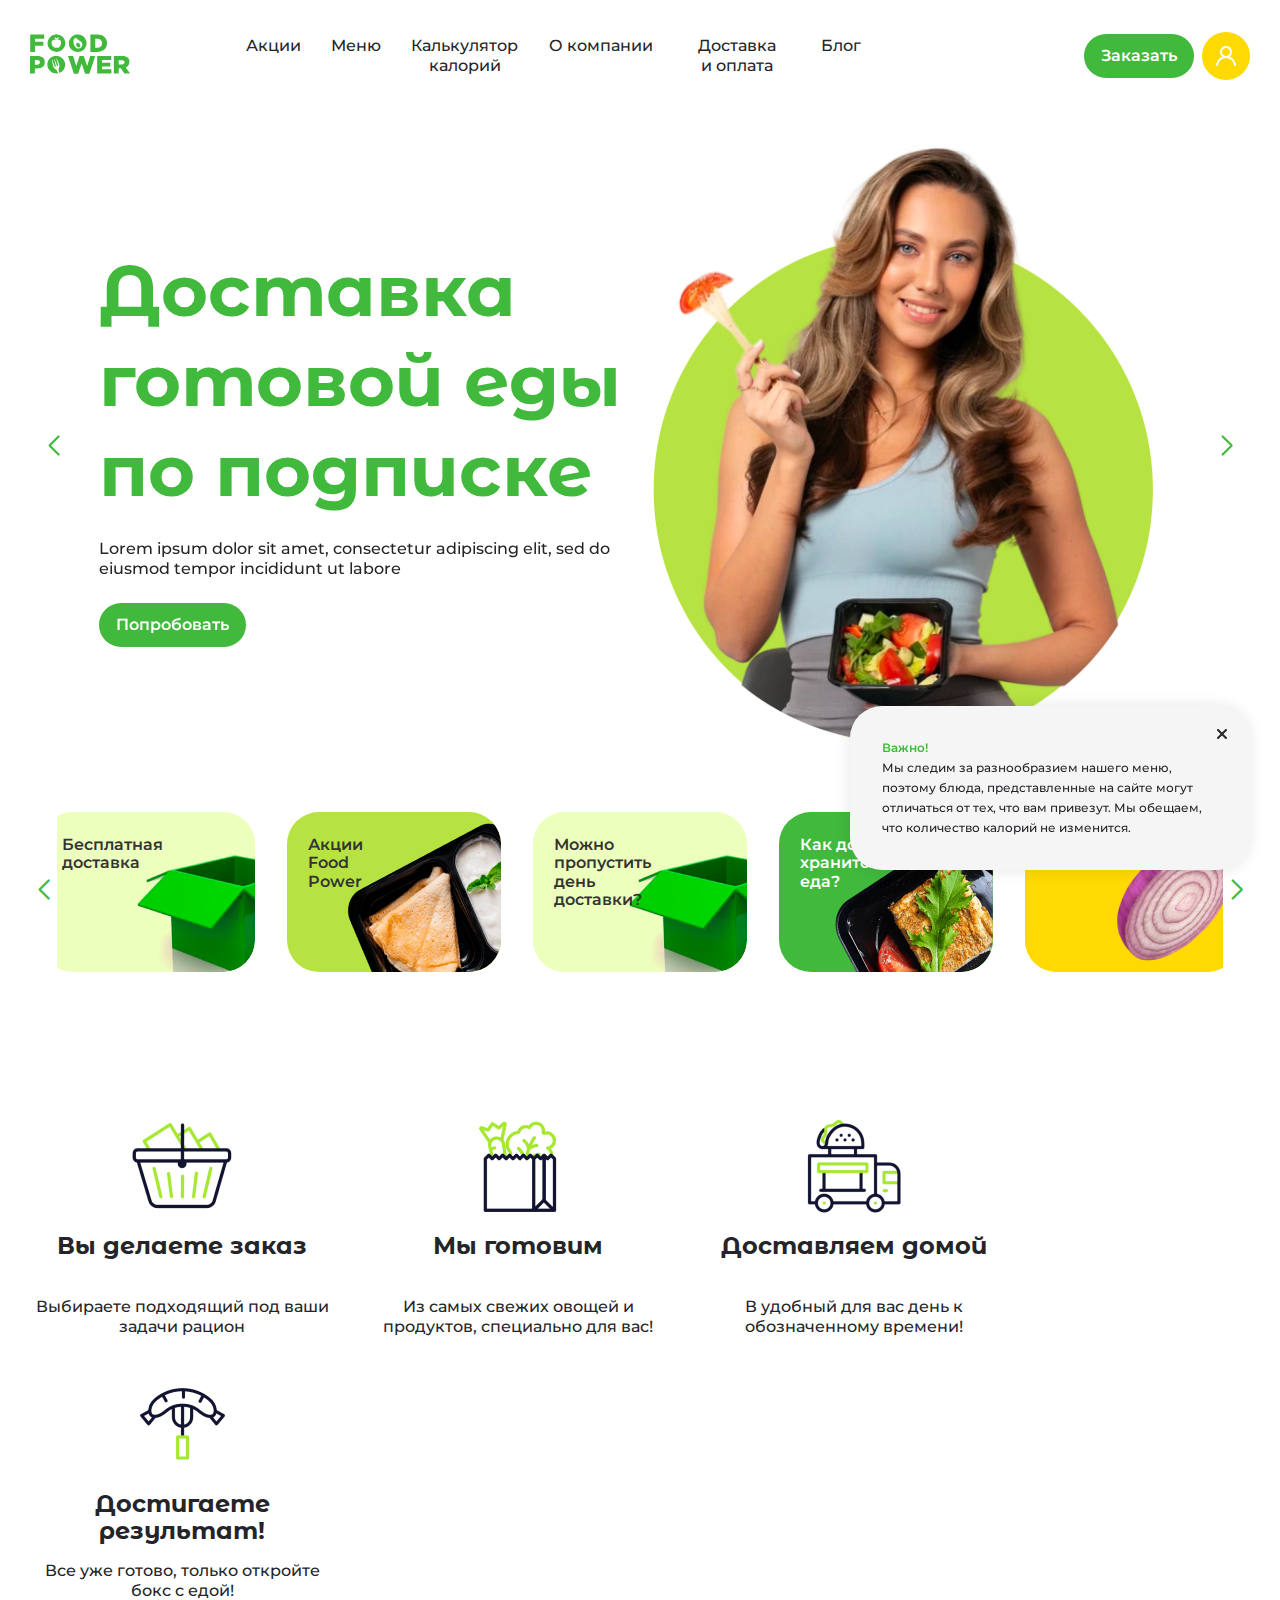
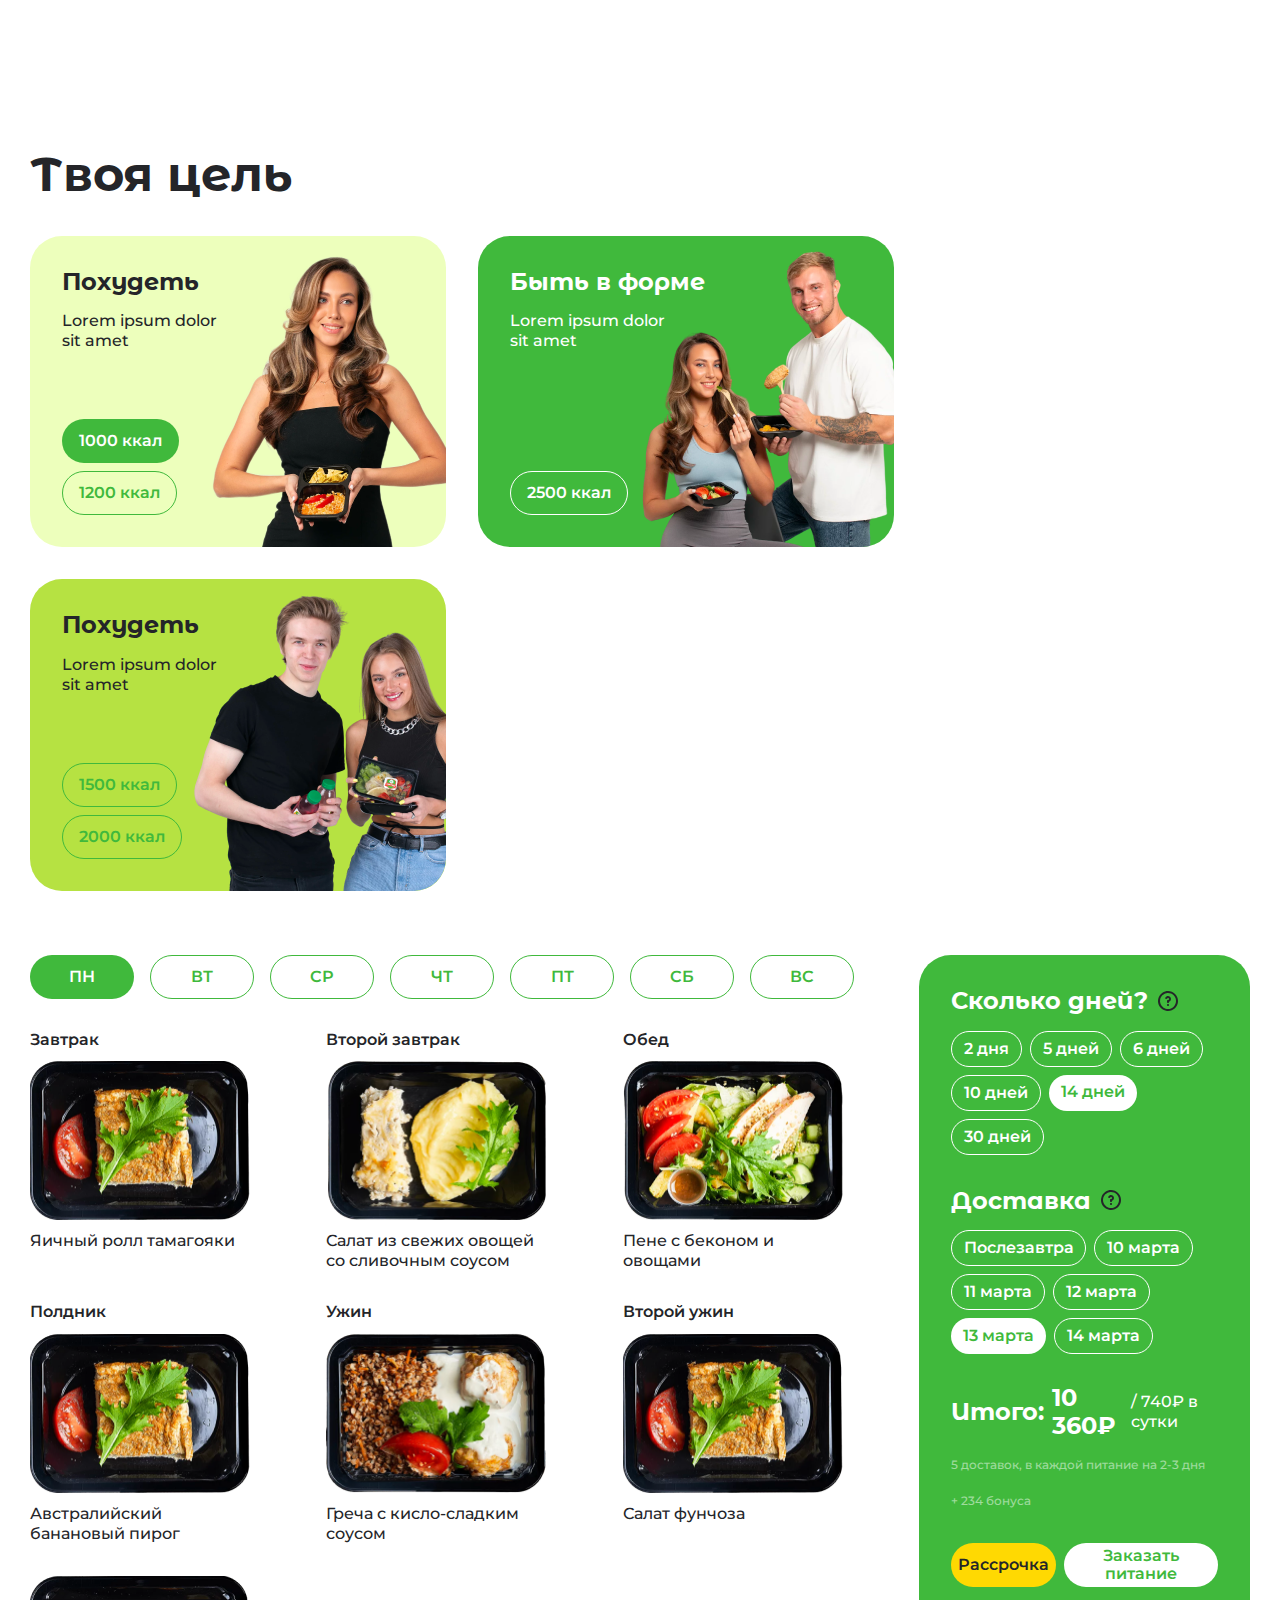
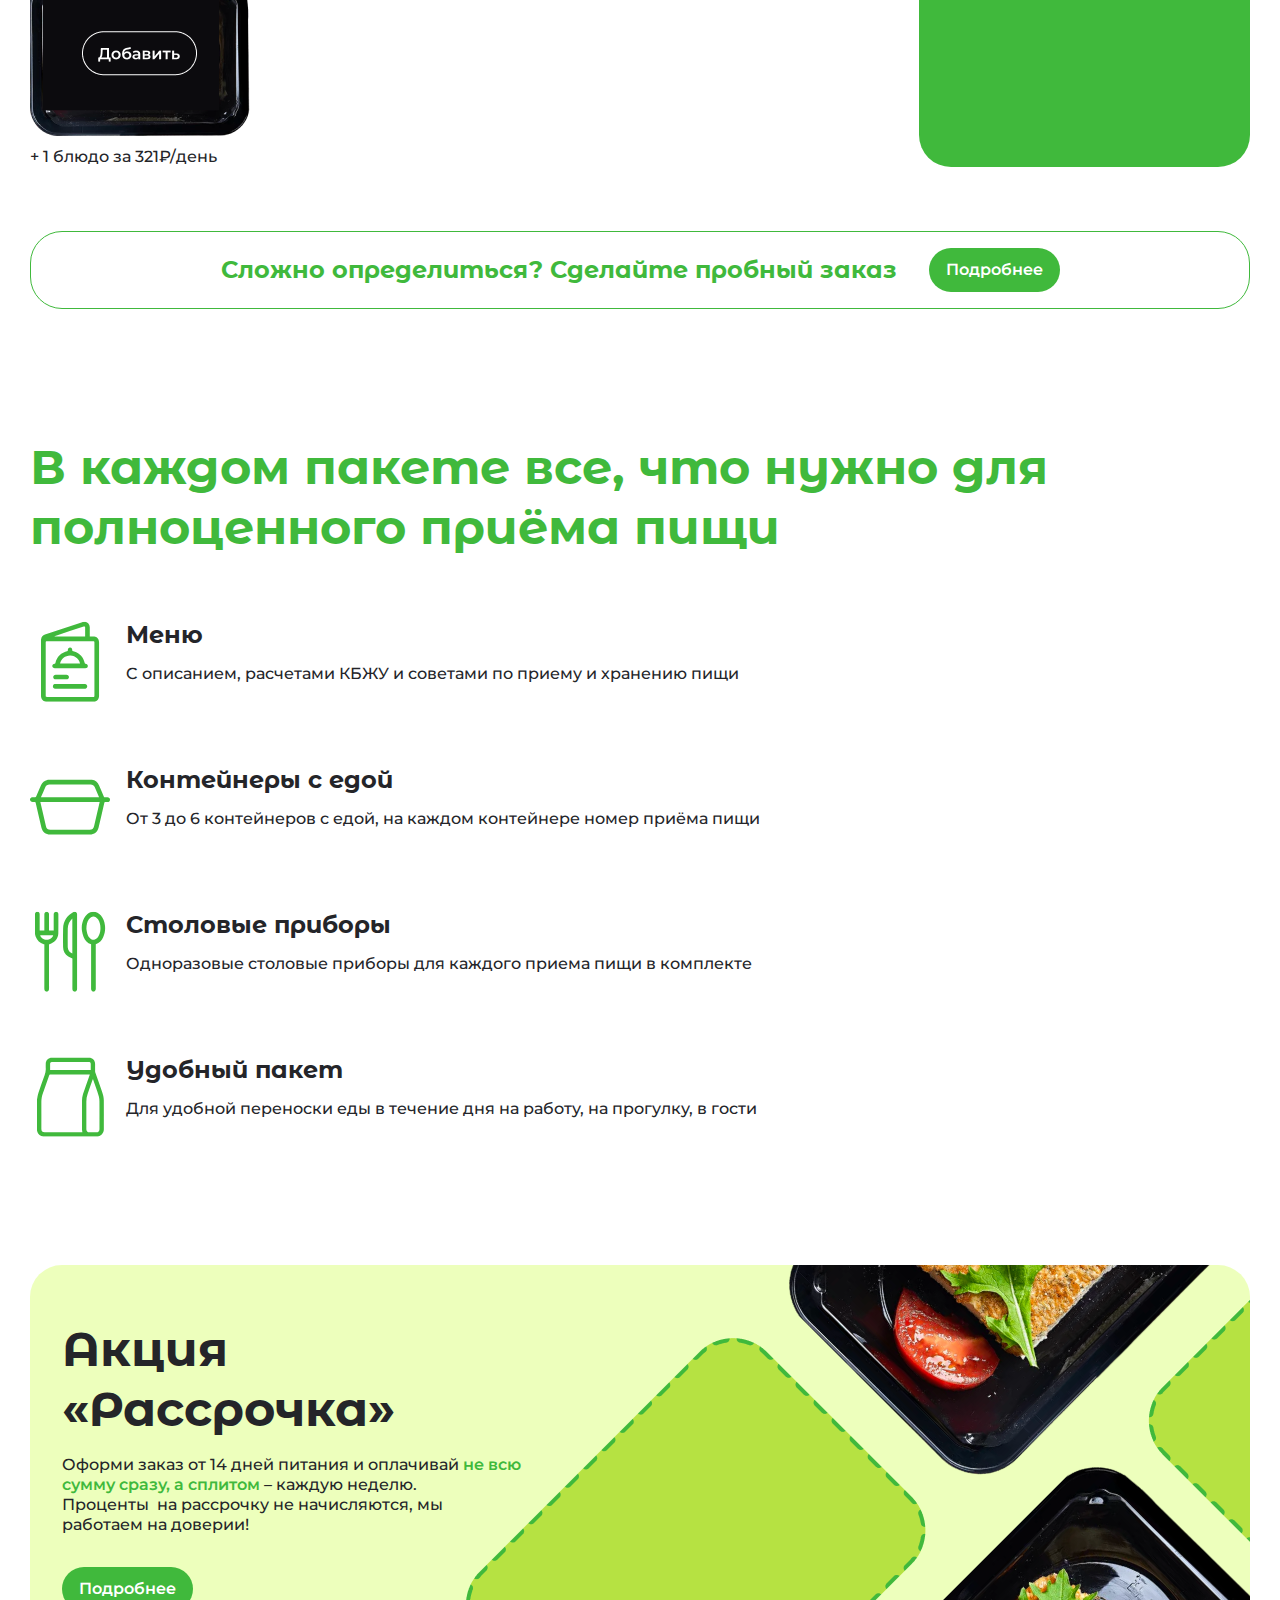
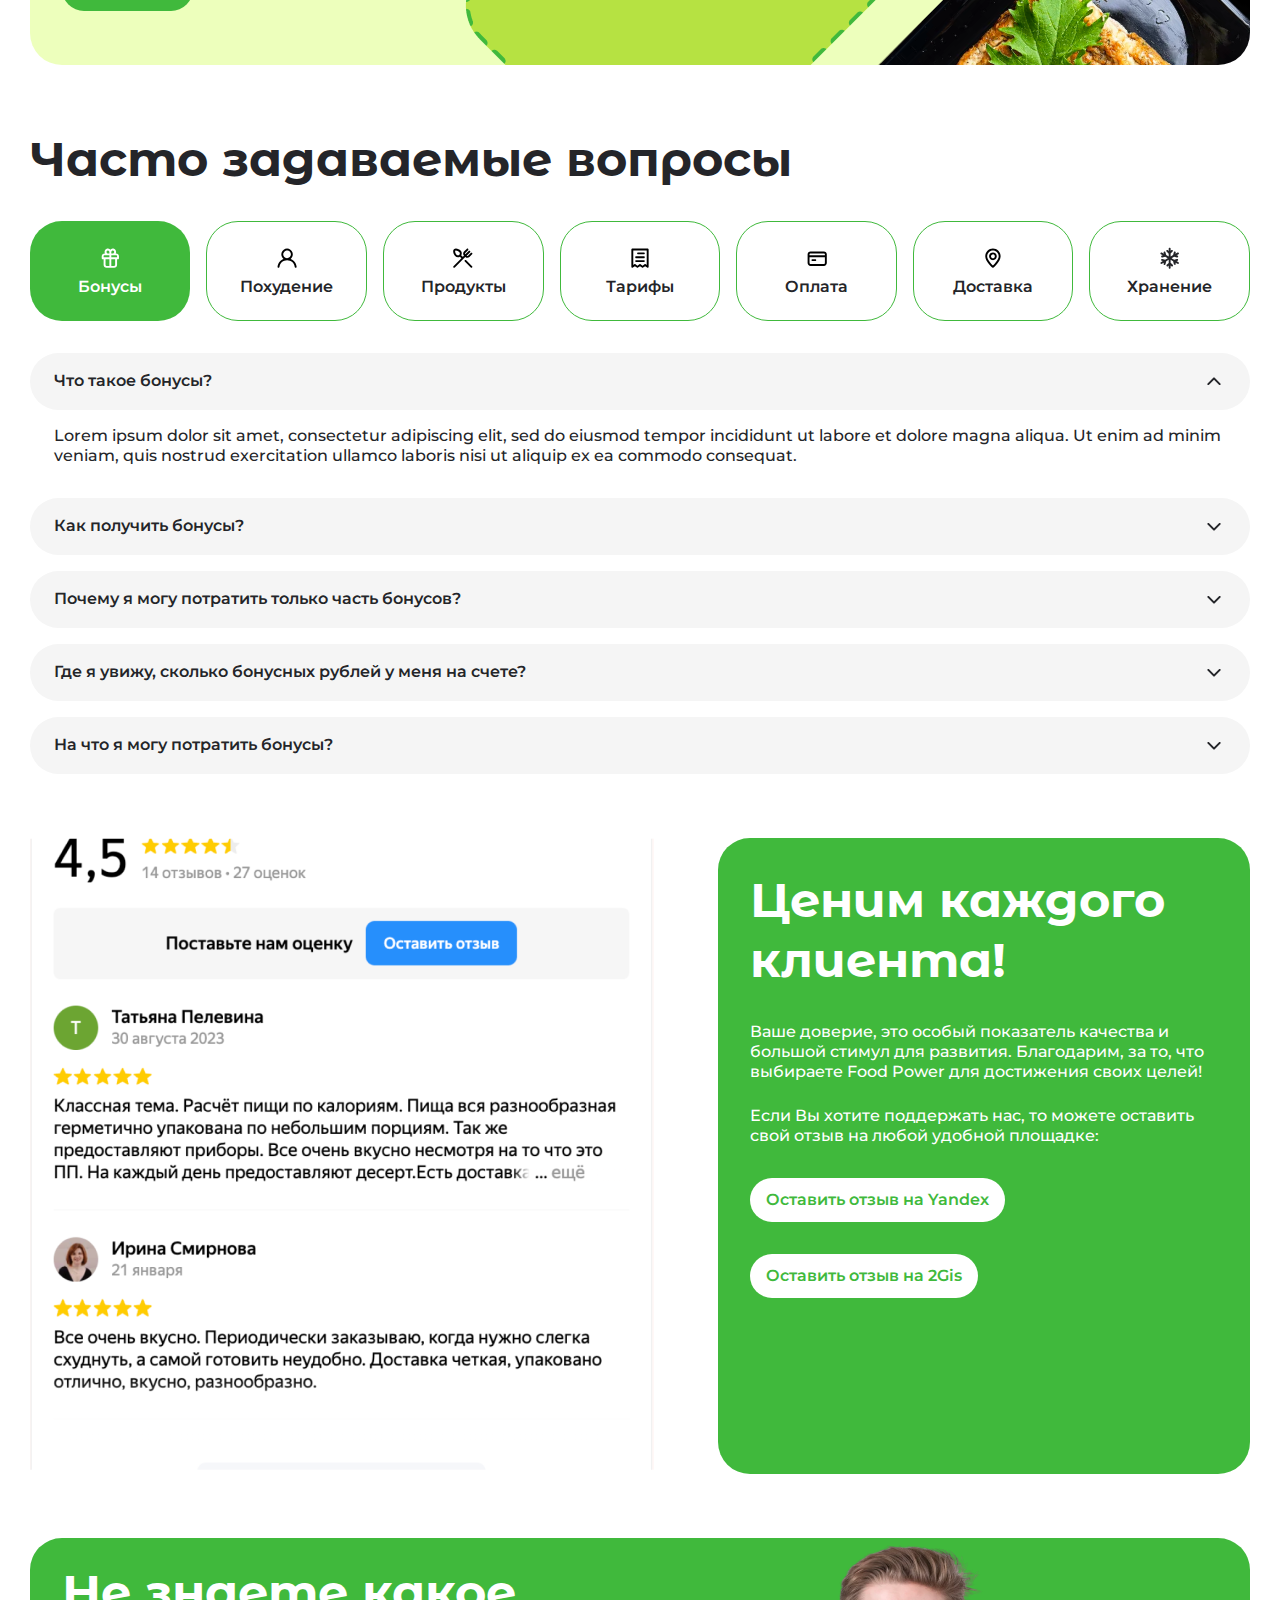
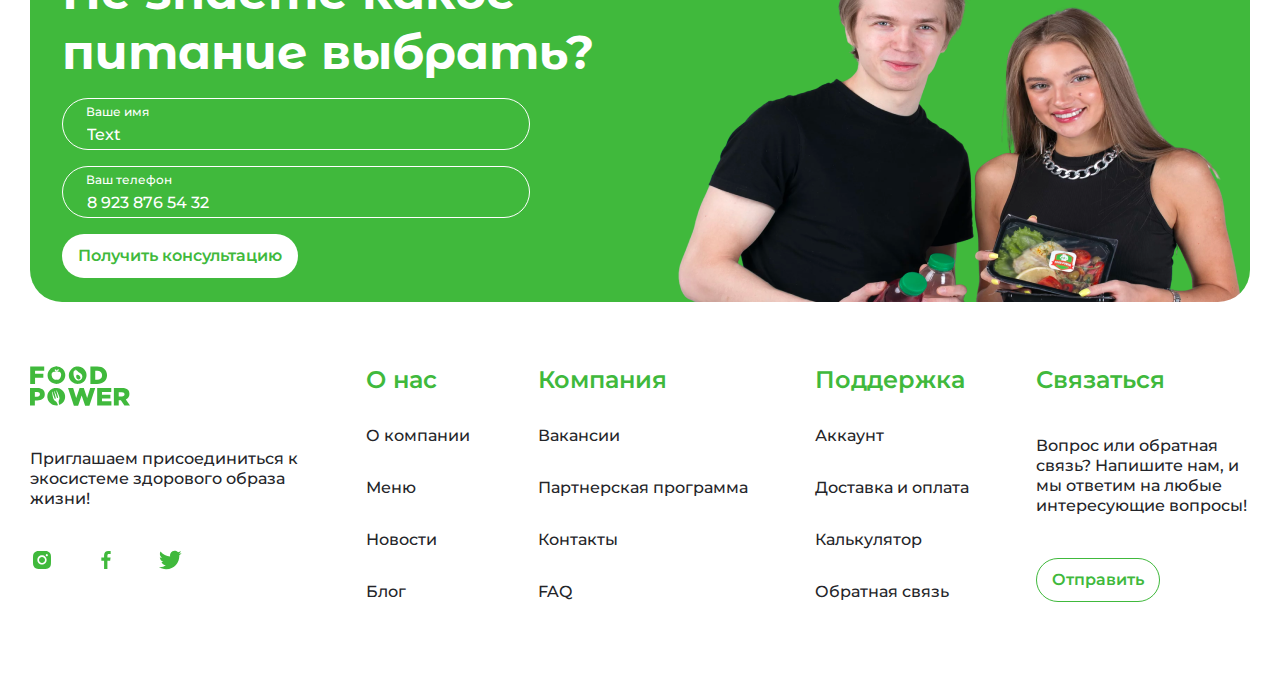
<file: index.html>
<!DOCTYPE html>
<html lang="en">
<head>
    <meta charset="UTF-8">
    <meta name="viewport" content="width=device-width, initial-scale=1.0">

    <link rel="stylesheet" href="css/normalize.min.css">
    <link rel="stylesheet" href="css/swiper-bundle.min.css">
    <link rel="stylesheet" href="css/style.css">
    <link rel="stylesheet" href="css/media.css">

    <title>Food Power</title>
</head>
<body>
    <div class="wrapper">

        <header class="header mt-32">
            <a href="index.html" class="logo header__logo">
                <img src="img/logo.svg" alt="Logo">
            </a>
            <nav class="header__nav">
                <a href="promo.html" class="medium__text header__link">Акции</a>
                <a href="#" class="medium__text header__link">Меню</a>
                <a href="calculator.html" class="medium__text header__link">Калькулятор калорий</a>
                <a href="about.html" class="medium__text header__link">О компании</a>
                <a href="delivery.html" class="medium__text header__link">Доставка и&nbspоплата</a>
                <a href="blog.html" class="medium__text header__link">Блог</a>
            </nav>
            <a href="#" class="stroke__button button__text feedback__button">Оставить отзыв</a>
            <div class="header__select_wrapper">
                <button class="medium__text header__select">
                    <svg width="16" height="16" viewBox="0 0 16 16" fill="none" xmlns="http://www.w3.org/2000/svg">
                        <path fill-rule="evenodd" clip-rule="evenodd" d="M8.36484 1.37144C6.96378 1.37144 5.6201 1.9297 4.6294 2.9234C3.6387 3.91711 3.08213 5.26487 3.08213 6.67018C3.08213 8.72185 4.41357 10.7157 5.87796 12.2662C6.59618 13.0266 7.31671 13.6492 7.85846 14.0819C8.05424 14.2382 8.22595 14.3692 8.36484 14.4724C8.50373 14.3692 8.67544 14.2382 8.87123 14.0819C9.41297 13.6492 10.1335 13.0266 10.8517 12.2662C12.3161 10.7157 13.6476 8.72185 13.6476 6.67018C13.6476 5.26487 13.091 3.91711 12.1003 2.9234C11.1096 1.9297 9.76591 1.37144 8.36484 1.37144ZM8.36484 15.3144C7.98563 15.885 7.98545 15.8848 7.98526 15.8847L7.98334 15.8834L7.97888 15.8804L7.96361 15.8701C7.95065 15.8612 7.93219 15.8486 7.90859 15.8322C7.8614 15.7994 7.79363 15.7517 7.70821 15.6898C7.53744 15.5661 7.29575 15.3856 7.00674 15.1547C6.4298 14.6939 5.65875 14.0282 4.88537 13.2094C3.36659 11.6013 1.71484 9.27309 1.71484 6.67018C1.71484 4.90114 2.41547 3.20455 3.66258 1.95365C4.9097 0.702749 6.60115 0 8.36484 0C10.1285 0 11.82 0.702749 13.0671 1.95365C14.3142 3.20455 15.0148 4.90114 15.0148 6.67018C15.0148 9.27309 13.3631 11.6013 11.8443 13.2094C11.0709 14.0282 10.2999 14.6939 9.72295 15.1547C9.43393 15.3856 9.19224 15.5661 9.02148 15.6898C8.93606 15.7517 8.86829 15.7994 8.82109 15.8322C8.79749 15.8486 8.77903 15.8612 8.76607 15.8701L8.75081 15.8804L8.74635 15.8834L8.74493 15.8844C8.74474 15.8845 8.74406 15.885 8.36484 15.3144ZM8.36484 15.3144L8.74406 15.885C8.51443 16.0385 8.21489 16.0383 7.98526 15.8847L8.36484 15.3144ZM8.36484 5.36108C7.64403 5.36108 7.0597 5.94718 7.0597 6.67018C7.0597 7.39318 7.64403 7.97928 8.36484 7.97928C9.08565 7.97928 9.66998 7.39318 9.66998 6.67018C9.66998 5.94718 9.08565 5.36108 8.36484 5.36108ZM5.69241 6.67018C5.69241 5.18976 6.8889 3.98964 8.36484 3.98964C9.84079 3.98964 11.0373 5.18976 11.0373 6.67018C11.0373 8.1506 9.84079 9.35072 8.36484 9.35072C6.8889 9.35072 5.69241 8.1506 5.69241 6.67018Z" fill="#40B93C"/>
                    </svg>
                    Ярославль
                    <svg width="16" height="16" viewBox="0 0 16 16" fill="none" xmlns="http://www.w3.org/2000/svg">
                        <path d="M8.50196 10.367L12.2686 6.59365C12.3311 6.53168 12.3807 6.45794 12.4145 6.3767C12.4484 6.29547 12.4658 6.20833 12.4658 6.12032C12.4658 6.03231 12.4484 5.94517 12.4145 5.86394C12.3807 5.7827 12.3311 5.70896 12.2686 5.64699C12.1437 5.52282 11.9747 5.45313 11.7986 5.45313C11.6225 5.45313 11.4535 5.52282 11.3286 5.64699L7.99529 8.94699L4.69529 5.64699C4.57038 5.52282 4.40141 5.45313 4.22529 5.45313C4.04917 5.45313 3.8802 5.52282 3.75529 5.64699C3.6923 5.70873 3.64218 5.78236 3.60785 5.86361C3.57352 5.94486 3.55566 6.03212 3.55529 6.12032C3.55566 6.20852 3.57352 6.29578 3.60785 6.37703C3.64218 6.45828 3.6923 6.53191 3.75529 6.59365L7.52195 10.367C7.58438 10.4347 7.66015 10.4887 7.74448 10.5256C7.82882 10.5625 7.91989 10.5816 8.01196 10.5816C8.10402 10.5816 8.19509 10.5625 8.27943 10.5256C8.36376 10.4887 8.43953 10.4347 8.50196 10.367V10.367Z" fill="#40B93C"/>
                    </svg>
                </button>
                <div class="select__selectors_wrapper">
                    <ul class="select__selectors">
                        <li class="selector__item medium__text">
                            <svg class="selector__img" width="16" height="16" viewBox="0 0 16 16" fill="none" xmlns="http://www.w3.org/2000/svg">
                                <path fill-rule="evenodd" clip-rule="evenodd" d="M8.36484 1.37144C6.96378 1.37144 5.6201 1.9297 4.6294 2.9234C3.6387 3.91711 3.08213 5.26487 3.08213 6.67018C3.08213 8.72185 4.41357 10.7157 5.87796 12.2662C6.59618 13.0266 7.31671 13.6492 7.85846 14.0819C8.05424 14.2382 8.22595 14.3692 8.36484 14.4724C8.50373 14.3692 8.67544 14.2382 8.87123 14.0819C9.41297 13.6492 10.1335 13.0266 10.8517 12.2662C12.3161 10.7157 13.6476 8.72185 13.6476 6.67018C13.6476 5.26487 13.091 3.91711 12.1003 2.9234C11.1096 1.9297 9.76591 1.37144 8.36484 1.37144ZM8.36484 15.3144C7.98563 15.885 7.98545 15.8848 7.98526 15.8847L7.98334 15.8834L7.97888 15.8804L7.96361 15.8701C7.95065 15.8612 7.93219 15.8486 7.90859 15.8322C7.8614 15.7994 7.79363 15.7517 7.70821 15.6898C7.53744 15.5661 7.29575 15.3856 7.00674 15.1547C6.4298 14.6939 5.65875 14.0282 4.88537 13.2094C3.36659 11.6013 1.71484 9.27309 1.71484 6.67018C1.71484 4.90114 2.41547 3.20455 3.66258 1.95365C4.9097 0.702749 6.60115 0 8.36484 0C10.1285 0 11.82 0.702749 13.0671 1.95365C14.3142 3.20455 15.0148 4.90114 15.0148 6.67018C15.0148 9.27309 13.3631 11.6013 11.8443 13.2094C11.0709 14.0282 10.2999 14.6939 9.72295 15.1547C9.43393 15.3856 9.19224 15.5661 9.02148 15.6898C8.93606 15.7517 8.86829 15.7994 8.82109 15.8322C8.79749 15.8486 8.77903 15.8612 8.76607 15.8701L8.75081 15.8804L8.74635 15.8834L8.74493 15.8844C8.74474 15.8845 8.74406 15.885 8.36484 15.3144ZM8.36484 15.3144L8.74406 15.885C8.51443 16.0385 8.21489 16.0383 7.98526 15.8847L8.36484 15.3144ZM8.36484 5.36108C7.64403 5.36108 7.0597 5.94718 7.0597 6.67018C7.0597 7.39318 7.64403 7.97928 8.36484 7.97928C9.08565 7.97928 9.66998 7.39318 9.66998 6.67018C9.66998 5.94718 9.08565 5.36108 8.36484 5.36108ZM5.69241 6.67018C5.69241 5.18976 6.8889 3.98964 8.36484 3.98964C9.84079 3.98964 11.0373 5.18976 11.0373 6.67018C11.0373 8.1506 9.84079 9.35072 8.36484 9.35072C6.8889 9.35072 5.69241 8.1506 5.69241 6.67018Z" fill="#242529"/>
                            </svg>Ярославль</li>
                        <li class="selector__item medium__text"><svg class="selector__img" width="16" height="16" viewBox="0 0 16 16" fill="none" xmlns="http://www.w3.org/2000/svg">
                            <path fill-rule="evenodd" clip-rule="evenodd" d="M8.36484 1.37144C6.96378 1.37144 5.6201 1.9297 4.6294 2.9234C3.6387 3.91711 3.08213 5.26487 3.08213 6.67018C3.08213 8.72185 4.41357 10.7157 5.87796 12.2662C6.59618 13.0266 7.31671 13.6492 7.85846 14.0819C8.05424 14.2382 8.22595 14.3692 8.36484 14.4724C8.50373 14.3692 8.67544 14.2382 8.87123 14.0819C9.41297 13.6492 10.1335 13.0266 10.8517 12.2662C12.3161 10.7157 13.6476 8.72185 13.6476 6.67018C13.6476 5.26487 13.091 3.91711 12.1003 2.9234C11.1096 1.9297 9.76591 1.37144 8.36484 1.37144ZM8.36484 15.3144C7.98563 15.885 7.98545 15.8848 7.98526 15.8847L7.98334 15.8834L7.97888 15.8804L7.96361 15.8701C7.95065 15.8612 7.93219 15.8486 7.90859 15.8322C7.8614 15.7994 7.79363 15.7517 7.70821 15.6898C7.53744 15.5661 7.29575 15.3856 7.00674 15.1547C6.4298 14.6939 5.65875 14.0282 4.88537 13.2094C3.36659 11.6013 1.71484 9.27309 1.71484 6.67018C1.71484 4.90114 2.41547 3.20455 3.66258 1.95365C4.9097 0.702749 6.60115 0 8.36484 0C10.1285 0 11.82 0.702749 13.0671 1.95365C14.3142 3.20455 15.0148 4.90114 15.0148 6.67018C15.0148 9.27309 13.3631 11.6013 11.8443 13.2094C11.0709 14.0282 10.2999 14.6939 9.72295 15.1547C9.43393 15.3856 9.19224 15.5661 9.02148 15.6898C8.93606 15.7517 8.86829 15.7994 8.82109 15.8322C8.79749 15.8486 8.77903 15.8612 8.76607 15.8701L8.75081 15.8804L8.74635 15.8834L8.74493 15.8844C8.74474 15.8845 8.74406 15.885 8.36484 15.3144ZM8.36484 15.3144L8.74406 15.885C8.51443 16.0385 8.21489 16.0383 7.98526 15.8847L8.36484 15.3144ZM8.36484 5.36108C7.64403 5.36108 7.0597 5.94718 7.0597 6.67018C7.0597 7.39318 7.64403 7.97928 8.36484 7.97928C9.08565 7.97928 9.66998 7.39318 9.66998 6.67018C9.66998 5.94718 9.08565 5.36108 8.36484 5.36108ZM5.69241 6.67018C5.69241 5.18976 6.8889 3.98964 8.36484 3.98964C9.84079 3.98964 11.0373 5.18976 11.0373 6.67018C11.0373 8.1506 9.84079 9.35072 8.36484 9.35072C6.8889 9.35072 5.69241 8.1506 5.69241 6.67018Z" fill="#242529"/>
                        </svg>Иваново</li>
                        <li class="selector__item medium__text"><svg class="selector__img" width="16" height="16" viewBox="0 0 16 16" fill="none" xmlns="http://www.w3.org/2000/svg">
                            <path fill-rule="evenodd" clip-rule="evenodd" d="M8.36484 1.37144C6.96378 1.37144 5.6201 1.9297 4.6294 2.9234C3.6387 3.91711 3.08213 5.26487 3.08213 6.67018C3.08213 8.72185 4.41357 10.7157 5.87796 12.2662C6.59618 13.0266 7.31671 13.6492 7.85846 14.0819C8.05424 14.2382 8.22595 14.3692 8.36484 14.4724C8.50373 14.3692 8.67544 14.2382 8.87123 14.0819C9.41297 13.6492 10.1335 13.0266 10.8517 12.2662C12.3161 10.7157 13.6476 8.72185 13.6476 6.67018C13.6476 5.26487 13.091 3.91711 12.1003 2.9234C11.1096 1.9297 9.76591 1.37144 8.36484 1.37144ZM8.36484 15.3144C7.98563 15.885 7.98545 15.8848 7.98526 15.8847L7.98334 15.8834L7.97888 15.8804L7.96361 15.8701C7.95065 15.8612 7.93219 15.8486 7.90859 15.8322C7.8614 15.7994 7.79363 15.7517 7.70821 15.6898C7.53744 15.5661 7.29575 15.3856 7.00674 15.1547C6.4298 14.6939 5.65875 14.0282 4.88537 13.2094C3.36659 11.6013 1.71484 9.27309 1.71484 6.67018C1.71484 4.90114 2.41547 3.20455 3.66258 1.95365C4.9097 0.702749 6.60115 0 8.36484 0C10.1285 0 11.82 0.702749 13.0671 1.95365C14.3142 3.20455 15.0148 4.90114 15.0148 6.67018C15.0148 9.27309 13.3631 11.6013 11.8443 13.2094C11.0709 14.0282 10.2999 14.6939 9.72295 15.1547C9.43393 15.3856 9.19224 15.5661 9.02148 15.6898C8.93606 15.7517 8.86829 15.7994 8.82109 15.8322C8.79749 15.8486 8.77903 15.8612 8.76607 15.8701L8.75081 15.8804L8.74635 15.8834L8.74493 15.8844C8.74474 15.8845 8.74406 15.885 8.36484 15.3144ZM8.36484 15.3144L8.74406 15.885C8.51443 16.0385 8.21489 16.0383 7.98526 15.8847L8.36484 15.3144ZM8.36484 5.36108C7.64403 5.36108 7.0597 5.94718 7.0597 6.67018C7.0597 7.39318 7.64403 7.97928 8.36484 7.97928C9.08565 7.97928 9.66998 7.39318 9.66998 6.67018C9.66998 5.94718 9.08565 5.36108 8.36484 5.36108ZM5.69241 6.67018C5.69241 5.18976 6.8889 3.98964 8.36484 3.98964C9.84079 3.98964 11.0373 5.18976 11.0373 6.67018C11.0373 8.1506 9.84079 9.35072 8.36484 9.35072C6.8889 9.35072 5.69241 8.1506 5.69241 6.67018Z" fill="#242529"/>
                        </svg>Шуя</li>
                    </ul>
                </div>
            </div>
            <button class="button button__text order__button">Заказать</button>
            <button class="account__button">
                <svg width="24" height="24" viewBox="0 0 24 24" fill="none" xmlns="http://www.w3.org/2000/svg">
                    <path d="M15.71 12.7096C16.6904 11.9383 17.406 10.8806 17.7572 9.68358C18.1085 8.4866 18.0779 7.2099 17.6698 6.0311C17.2617 4.85231 16.4963 3.83003 15.4801 3.10649C14.4639 2.38296 13.2474 1.99414 12 1.99414C10.7525 1.99414 9.53611 2.38296 8.51993 3.10649C7.50374 3.83003 6.73834 4.85231 6.33021 6.0311C5.92208 7.2099 5.89151 8.4866 6.24276 9.68358C6.59401 10.8806 7.3096 11.9383 8.29 12.7096C6.61007 13.3827 5.14428 14.499 4.04889 15.9396C2.95349 17.3801 2.26956 19.0909 2.07 20.8896C2.05555 21.021 2.06711 21.1538 2.10402 21.2807C2.14093 21.4075 2.20246 21.5259 2.28511 21.629C2.45202 21.8371 2.69478 21.9705 2.96 21.9996C3.22521 22.0288 3.49116 21.9514 3.69932 21.7845C3.90749 21.6176 4.04082 21.3749 4.07 21.1096C4.28958 19.1548 5.22168 17.3494 6.68822 16.0384C8.15475 14.7274 10.0529 14.0027 12.02 14.0027C13.9871 14.0027 15.8852 14.7274 17.3518 16.0384C18.8183 17.3494 19.7504 19.1548 19.97 21.1096C19.9972 21.3554 20.1144 21.5823 20.2991 21.7467C20.4838 21.911 20.7228 22.0011 20.97 21.9996H21.08C21.3421 21.9695 21.5817 21.8369 21.7466 21.6309C21.9114 21.4248 21.9881 21.162 21.96 20.8996C21.7595 19.0958 21.0719 17.3806 19.9708 15.9378C18.8698 14.4951 17.3969 13.3791 15.71 12.7096ZM12 11.9996C11.2089 11.9996 10.4355 11.765 9.77772 11.3255C9.11992 10.886 8.60723 10.2613 8.30448 9.53037C8.00173 8.79947 7.92251 7.9952 8.07686 7.21928C8.2312 6.44335 8.61216 5.73062 9.17157 5.17121C9.73098 4.6118 10.4437 4.23084 11.2196 4.0765C11.9956 3.92215 12.7998 4.00137 13.5307 4.30412C14.2616 4.60687 14.8863 5.11956 15.3259 5.77736C15.7654 6.43515 16 7.20851 16 7.99964C16 9.0605 15.5786 10.0779 14.8284 10.8281C14.0783 11.5782 13.0609 11.9996 12 11.9996Z" fill="white"/>
                </svg> 
            </button>
            <button class="burger-button icon__button">
                <svg xmlns="http://www.w3.org/2000/svg"  viewBox="0 0 72 72" width="32px" height="32px">
                    <path d="M56 48c2.209 0 4 1.791 4 4 0 2.209-1.791 4-4 4-1.202 0-38.798 0-40 0-2.209 0-4-1.791-4-4 0-2.209 1.791-4 4-4C17.202 48 54.798 48 56 48zM56 32c2.209 0 4 1.791 4 4 0 2.209-1.791 4-4 4-1.202 0-38.798 0-40 0-2.209 0-4-1.791-4-4 0-2.209 1.791-4 4-4C17.202 32 54.798 32 56 32zM56 16c2.209 0 4 1.791 4 4 0 2.209-1.791 4-4 4-1.202 0-38.798 0-40 0-2.209 0-4-1.791-4-4 0-2.209 1.791-4 4-4C17.202 16 54.798 16 56 16z"/>
                </svg>
            </button>
            <div class="burger-menu">
                <button class="burger-close icon__button">
                    <svg width="40" height="40" viewBox="0 0 24 24" fill="none" xmlns="http://www.w3.org/2000/svg">
                        <path fill-rule="evenodd" clip-rule="evenodd" d="M8.70708 7.29243C8.51848 7.11027 8.26588 7.00948 8.00368 7.01176C7.74148 7.01403 7.49067 7.1192 7.30526 7.30461C7.11985 7.49002 7.01469 7.74083 7.01241 8.00303C7.01013 8.26523 7.11092 8.51783 7.29308 8.70643L10.5861 11.9994L7.29308 15.2924C7.19757 15.3847 7.12139 15.495 7.06898 15.617C7.01657 15.739 6.98898 15.8703 6.98783 16.003C6.98668 16.1358 7.01198 16.2675 7.06226 16.3904C7.11254 16.5133 7.18679 16.6249 7.28069 16.7188C7.37458 16.8127 7.48623 16.887 7.60913 16.9373C7.73202 16.9875 7.8637 17.0128 7.99648 17.0117C8.12926 17.0105 8.26048 16.9829 8.38249 16.9305C8.50449 16.8781 8.61483 16.8019 8.70708 16.7064L12.0001 13.4134L15.2931 16.7064C15.4817 16.8886 15.7343 16.9894 15.9965 16.9871C16.2587 16.9848 16.5095 16.8797 16.6949 16.6942C16.8803 16.5088 16.9855 16.258 16.9878 15.9958C16.99 15.7336 16.8892 15.481 16.7071 15.2924L13.4141 11.9994L16.7071 8.70643C16.8892 8.51783 16.99 8.26523 16.9878 8.00303C16.9855 7.74083 16.8803 7.49002 16.6949 7.30461C16.5095 7.1192 16.2587 7.01403 15.9965 7.01176C15.7343 7.00948 15.4817 7.11027 15.2931 7.29243L12.0001 10.5854L8.70708 7.29243Z" fill="#FFFFFF"/>
                    </svg>                        
                </button>
                <div class="burger-flex">
                    <button class="button button__text order__button mobile">Заказать</button>
                    <button class="account__button mobile">
                        <svg width="24" height="24" viewBox="0 0 24 24" fill="none" xmlns="http://www.w3.org/2000/svg">
                            <path d="M15.71 12.7096C16.6904 11.9383 17.406 10.8806 17.7572 9.68358C18.1085 8.4866 18.0779 7.2099 17.6698 6.0311C17.2617 4.85231 16.4963 3.83003 15.4801 3.10649C14.4639 2.38296 13.2474 1.99414 12 1.99414C10.7525 1.99414 9.53611 2.38296 8.51993 3.10649C7.50374 3.83003 6.73834 4.85231 6.33021 6.0311C5.92208 7.2099 5.89151 8.4866 6.24276 9.68358C6.59401 10.8806 7.3096 11.9383 8.29 12.7096C6.61007 13.3827 5.14428 14.499 4.04889 15.9396C2.95349 17.3801 2.26956 19.0909 2.07 20.8896C2.05555 21.021 2.06711 21.1538 2.10402 21.2807C2.14093 21.4075 2.20246 21.5259 2.28511 21.629C2.45202 21.8371 2.69478 21.9705 2.96 21.9996C3.22521 22.0288 3.49116 21.9514 3.69932 21.7845C3.90749 21.6176 4.04082 21.3749 4.07 21.1096C4.28958 19.1548 5.22168 17.3494 6.68822 16.0384C8.15475 14.7274 10.0529 14.0027 12.02 14.0027C13.9871 14.0027 15.8852 14.7274 17.3518 16.0384C18.8183 17.3494 19.7504 19.1548 19.97 21.1096C19.9972 21.3554 20.1144 21.5823 20.2991 21.7467C20.4838 21.911 20.7228 22.0011 20.97 21.9996H21.08C21.3421 21.9695 21.5817 21.8369 21.7466 21.6309C21.9114 21.4248 21.9881 21.162 21.96 20.8996C21.7595 19.0958 21.0719 17.3806 19.9708 15.9378C18.8698 14.4951 17.3969 13.3791 15.71 12.7096ZM12 11.9996C11.2089 11.9996 10.4355 11.765 9.77772 11.3255C9.11992 10.886 8.60723 10.2613 8.30448 9.53037C8.00173 8.79947 7.92251 7.9952 8.07686 7.21928C8.2312 6.44335 8.61216 5.73062 9.17157 5.17121C9.73098 4.6118 10.4437 4.23084 11.2196 4.0765C11.9956 3.92215 12.7998 4.00137 13.5307 4.30412C14.2616 4.60687 14.8863 5.11956 15.3259 5.77736C15.7654 6.43515 16 7.20851 16 7.99964C16 9.0605 15.5786 10.0779 14.8284 10.8281C14.0783 11.5782 13.0609 11.9996 12 11.9996Z" fill="white"/>
                        </svg> 
                    </button>
                </div>
                <div class="burger-nav">
                    <a href="promo.html" class="medium__text header__link">Акции</a>
                    <a href="#" class="medium__text header__link">Меню</a>
                    <a href="calculator.html" class="medium__text header__link">Калькулятор калорий</a>
                    <a href="about.html" class="medium__text header__link">О компании</a>
                    <a href="delivery.html" class="medium__text header__link">Доставка и&nbspоплата</a>
                    <a href="blog.html" class="medium__text header__link">Блог</a>
                </div>
                <div class="header__select_wrapper mobile">
                    <button class="medium__text header__select">
                        <svg width="16" height="16" viewBox="0 0 16 16" fill="none" xmlns="http://www.w3.org/2000/svg">
                            <path fill-rule="evenodd" clip-rule="evenodd" d="M8.36484 1.37144C6.96378 1.37144 5.6201 1.9297 4.6294 2.9234C3.6387 3.91711 3.08213 5.26487 3.08213 6.67018C3.08213 8.72185 4.41357 10.7157 5.87796 12.2662C6.59618 13.0266 7.31671 13.6492 7.85846 14.0819C8.05424 14.2382 8.22595 14.3692 8.36484 14.4724C8.50373 14.3692 8.67544 14.2382 8.87123 14.0819C9.41297 13.6492 10.1335 13.0266 10.8517 12.2662C12.3161 10.7157 13.6476 8.72185 13.6476 6.67018C13.6476 5.26487 13.091 3.91711 12.1003 2.9234C11.1096 1.9297 9.76591 1.37144 8.36484 1.37144ZM8.36484 15.3144C7.98563 15.885 7.98545 15.8848 7.98526 15.8847L7.98334 15.8834L7.97888 15.8804L7.96361 15.8701C7.95065 15.8612 7.93219 15.8486 7.90859 15.8322C7.8614 15.7994 7.79363 15.7517 7.70821 15.6898C7.53744 15.5661 7.29575 15.3856 7.00674 15.1547C6.4298 14.6939 5.65875 14.0282 4.88537 13.2094C3.36659 11.6013 1.71484 9.27309 1.71484 6.67018C1.71484 4.90114 2.41547 3.20455 3.66258 1.95365C4.9097 0.702749 6.60115 0 8.36484 0C10.1285 0 11.82 0.702749 13.0671 1.95365C14.3142 3.20455 15.0148 4.90114 15.0148 6.67018C15.0148 9.27309 13.3631 11.6013 11.8443 13.2094C11.0709 14.0282 10.2999 14.6939 9.72295 15.1547C9.43393 15.3856 9.19224 15.5661 9.02148 15.6898C8.93606 15.7517 8.86829 15.7994 8.82109 15.8322C8.79749 15.8486 8.77903 15.8612 8.76607 15.8701L8.75081 15.8804L8.74635 15.8834L8.74493 15.8844C8.74474 15.8845 8.74406 15.885 8.36484 15.3144ZM8.36484 15.3144L8.74406 15.885C8.51443 16.0385 8.21489 16.0383 7.98526 15.8847L8.36484 15.3144ZM8.36484 5.36108C7.64403 5.36108 7.0597 5.94718 7.0597 6.67018C7.0597 7.39318 7.64403 7.97928 8.36484 7.97928C9.08565 7.97928 9.66998 7.39318 9.66998 6.67018C9.66998 5.94718 9.08565 5.36108 8.36484 5.36108ZM5.69241 6.67018C5.69241 5.18976 6.8889 3.98964 8.36484 3.98964C9.84079 3.98964 11.0373 5.18976 11.0373 6.67018C11.0373 8.1506 9.84079 9.35072 8.36484 9.35072C6.8889 9.35072 5.69241 8.1506 5.69241 6.67018Z" fill="#40B93C"/>
                        </svg>
                        Ярославль
                        <svg width="16" height="16" viewBox="0 0 16 16" fill="none" xmlns="http://www.w3.org/2000/svg">
                            <path d="M8.50196 10.367L12.2686 6.59365C12.3311 6.53168 12.3807 6.45794 12.4145 6.3767C12.4484 6.29547 12.4658 6.20833 12.4658 6.12032C12.4658 6.03231 12.4484 5.94517 12.4145 5.86394C12.3807 5.7827 12.3311 5.70896 12.2686 5.64699C12.1437 5.52282 11.9747 5.45313 11.7986 5.45313C11.6225 5.45313 11.4535 5.52282 11.3286 5.64699L7.99529 8.94699L4.69529 5.64699C4.57038 5.52282 4.40141 5.45313 4.22529 5.45313C4.04917 5.45313 3.8802 5.52282 3.75529 5.64699C3.6923 5.70873 3.64218 5.78236 3.60785 5.86361C3.57352 5.94486 3.55566 6.03212 3.55529 6.12032C3.55566 6.20852 3.57352 6.29578 3.60785 6.37703C3.64218 6.45828 3.6923 6.53191 3.75529 6.59365L7.52195 10.367C7.58438 10.4347 7.66015 10.4887 7.74448 10.5256C7.82882 10.5625 7.91989 10.5816 8.01196 10.5816C8.10402 10.5816 8.19509 10.5625 8.27943 10.5256C8.36376 10.4887 8.43953 10.4347 8.50196 10.367V10.367Z" fill="#40B93C"/>
                        </svg>
                    </button>
                    <div class="select__selectors_wrapper">
                        <ul class="select__selectors">
                            <li class="selector__item medium__text">
                                <svg class="selector__img" width="16" height="16" viewBox="0 0 16 16" fill="none" xmlns="http://www.w3.org/2000/svg">
                                    <path fill-rule="evenodd" clip-rule="evenodd" d="M8.36484 1.37144C6.96378 1.37144 5.6201 1.9297 4.6294 2.9234C3.6387 3.91711 3.08213 5.26487 3.08213 6.67018C3.08213 8.72185 4.41357 10.7157 5.87796 12.2662C6.59618 13.0266 7.31671 13.6492 7.85846 14.0819C8.05424 14.2382 8.22595 14.3692 8.36484 14.4724C8.50373 14.3692 8.67544 14.2382 8.87123 14.0819C9.41297 13.6492 10.1335 13.0266 10.8517 12.2662C12.3161 10.7157 13.6476 8.72185 13.6476 6.67018C13.6476 5.26487 13.091 3.91711 12.1003 2.9234C11.1096 1.9297 9.76591 1.37144 8.36484 1.37144ZM8.36484 15.3144C7.98563 15.885 7.98545 15.8848 7.98526 15.8847L7.98334 15.8834L7.97888 15.8804L7.96361 15.8701C7.95065 15.8612 7.93219 15.8486 7.90859 15.8322C7.8614 15.7994 7.79363 15.7517 7.70821 15.6898C7.53744 15.5661 7.29575 15.3856 7.00674 15.1547C6.4298 14.6939 5.65875 14.0282 4.88537 13.2094C3.36659 11.6013 1.71484 9.27309 1.71484 6.67018C1.71484 4.90114 2.41547 3.20455 3.66258 1.95365C4.9097 0.702749 6.60115 0 8.36484 0C10.1285 0 11.82 0.702749 13.0671 1.95365C14.3142 3.20455 15.0148 4.90114 15.0148 6.67018C15.0148 9.27309 13.3631 11.6013 11.8443 13.2094C11.0709 14.0282 10.2999 14.6939 9.72295 15.1547C9.43393 15.3856 9.19224 15.5661 9.02148 15.6898C8.93606 15.7517 8.86829 15.7994 8.82109 15.8322C8.79749 15.8486 8.77903 15.8612 8.76607 15.8701L8.75081 15.8804L8.74635 15.8834L8.74493 15.8844C8.74474 15.8845 8.74406 15.885 8.36484 15.3144ZM8.36484 15.3144L8.74406 15.885C8.51443 16.0385 8.21489 16.0383 7.98526 15.8847L8.36484 15.3144ZM8.36484 5.36108C7.64403 5.36108 7.0597 5.94718 7.0597 6.67018C7.0597 7.39318 7.64403 7.97928 8.36484 7.97928C9.08565 7.97928 9.66998 7.39318 9.66998 6.67018C9.66998 5.94718 9.08565 5.36108 8.36484 5.36108ZM5.69241 6.67018C5.69241 5.18976 6.8889 3.98964 8.36484 3.98964C9.84079 3.98964 11.0373 5.18976 11.0373 6.67018C11.0373 8.1506 9.84079 9.35072 8.36484 9.35072C6.8889 9.35072 5.69241 8.1506 5.69241 6.67018Z" fill="#242529"/>
                                </svg>Ярославль</li>
                            <li class="selector__item medium__text"><svg class="selector__img" width="16" height="16" viewBox="0 0 16 16" fill="none" xmlns="http://www.w3.org/2000/svg">
                                <path fill-rule="evenodd" clip-rule="evenodd" d="M8.36484 1.37144C6.96378 1.37144 5.6201 1.9297 4.6294 2.9234C3.6387 3.91711 3.08213 5.26487 3.08213 6.67018C3.08213 8.72185 4.41357 10.7157 5.87796 12.2662C6.59618 13.0266 7.31671 13.6492 7.85846 14.0819C8.05424 14.2382 8.22595 14.3692 8.36484 14.4724C8.50373 14.3692 8.67544 14.2382 8.87123 14.0819C9.41297 13.6492 10.1335 13.0266 10.8517 12.2662C12.3161 10.7157 13.6476 8.72185 13.6476 6.67018C13.6476 5.26487 13.091 3.91711 12.1003 2.9234C11.1096 1.9297 9.76591 1.37144 8.36484 1.37144ZM8.36484 15.3144C7.98563 15.885 7.98545 15.8848 7.98526 15.8847L7.98334 15.8834L7.97888 15.8804L7.96361 15.8701C7.95065 15.8612 7.93219 15.8486 7.90859 15.8322C7.8614 15.7994 7.79363 15.7517 7.70821 15.6898C7.53744 15.5661 7.29575 15.3856 7.00674 15.1547C6.4298 14.6939 5.65875 14.0282 4.88537 13.2094C3.36659 11.6013 1.71484 9.27309 1.71484 6.67018C1.71484 4.90114 2.41547 3.20455 3.66258 1.95365C4.9097 0.702749 6.60115 0 8.36484 0C10.1285 0 11.82 0.702749 13.0671 1.95365C14.3142 3.20455 15.0148 4.90114 15.0148 6.67018C15.0148 9.27309 13.3631 11.6013 11.8443 13.2094C11.0709 14.0282 10.2999 14.6939 9.72295 15.1547C9.43393 15.3856 9.19224 15.5661 9.02148 15.6898C8.93606 15.7517 8.86829 15.7994 8.82109 15.8322C8.79749 15.8486 8.77903 15.8612 8.76607 15.8701L8.75081 15.8804L8.74635 15.8834L8.74493 15.8844C8.74474 15.8845 8.74406 15.885 8.36484 15.3144ZM8.36484 15.3144L8.74406 15.885C8.51443 16.0385 8.21489 16.0383 7.98526 15.8847L8.36484 15.3144ZM8.36484 5.36108C7.64403 5.36108 7.0597 5.94718 7.0597 6.67018C7.0597 7.39318 7.64403 7.97928 8.36484 7.97928C9.08565 7.97928 9.66998 7.39318 9.66998 6.67018C9.66998 5.94718 9.08565 5.36108 8.36484 5.36108ZM5.69241 6.67018C5.69241 5.18976 6.8889 3.98964 8.36484 3.98964C9.84079 3.98964 11.0373 5.18976 11.0373 6.67018C11.0373 8.1506 9.84079 9.35072 8.36484 9.35072C6.8889 9.35072 5.69241 8.1506 5.69241 6.67018Z" fill="#242529"/>
                            </svg>Иваново</li>
                            <li class="selector__item medium__text"><svg class="selector__img" width="16" height="16" viewBox="0 0 16 16" fill="none" xmlns="http://www.w3.org/2000/svg">
                                <path fill-rule="evenodd" clip-rule="evenodd" d="M8.36484 1.37144C6.96378 1.37144 5.6201 1.9297 4.6294 2.9234C3.6387 3.91711 3.08213 5.26487 3.08213 6.67018C3.08213 8.72185 4.41357 10.7157 5.87796 12.2662C6.59618 13.0266 7.31671 13.6492 7.85846 14.0819C8.05424 14.2382 8.22595 14.3692 8.36484 14.4724C8.50373 14.3692 8.67544 14.2382 8.87123 14.0819C9.41297 13.6492 10.1335 13.0266 10.8517 12.2662C12.3161 10.7157 13.6476 8.72185 13.6476 6.67018C13.6476 5.26487 13.091 3.91711 12.1003 2.9234C11.1096 1.9297 9.76591 1.37144 8.36484 1.37144ZM8.36484 15.3144C7.98563 15.885 7.98545 15.8848 7.98526 15.8847L7.98334 15.8834L7.97888 15.8804L7.96361 15.8701C7.95065 15.8612 7.93219 15.8486 7.90859 15.8322C7.8614 15.7994 7.79363 15.7517 7.70821 15.6898C7.53744 15.5661 7.29575 15.3856 7.00674 15.1547C6.4298 14.6939 5.65875 14.0282 4.88537 13.2094C3.36659 11.6013 1.71484 9.27309 1.71484 6.67018C1.71484 4.90114 2.41547 3.20455 3.66258 1.95365C4.9097 0.702749 6.60115 0 8.36484 0C10.1285 0 11.82 0.702749 13.0671 1.95365C14.3142 3.20455 15.0148 4.90114 15.0148 6.67018C15.0148 9.27309 13.3631 11.6013 11.8443 13.2094C11.0709 14.0282 10.2999 14.6939 9.72295 15.1547C9.43393 15.3856 9.19224 15.5661 9.02148 15.6898C8.93606 15.7517 8.86829 15.7994 8.82109 15.8322C8.79749 15.8486 8.77903 15.8612 8.76607 15.8701L8.75081 15.8804L8.74635 15.8834L8.74493 15.8844C8.74474 15.8845 8.74406 15.885 8.36484 15.3144ZM8.36484 15.3144L8.74406 15.885C8.51443 16.0385 8.21489 16.0383 7.98526 15.8847L8.36484 15.3144ZM8.36484 5.36108C7.64403 5.36108 7.0597 5.94718 7.0597 6.67018C7.0597 7.39318 7.64403 7.97928 8.36484 7.97928C9.08565 7.97928 9.66998 7.39318 9.66998 6.67018C9.66998 5.94718 9.08565 5.36108 8.36484 5.36108ZM5.69241 6.67018C5.69241 5.18976 6.8889 3.98964 8.36484 3.98964C9.84079 3.98964 11.0373 5.18976 11.0373 6.67018C11.0373 8.1506 9.84079 9.35072 8.36484 9.35072C6.8889 9.35072 5.69241 8.1506 5.69241 6.67018Z" fill="#242529"/>
                            </svg>Шуя</li>
                        </ul>
                    </div>
                </div>
            </div>
        </header>

        <main class="main">

            <section class="main-banner-section mt-64">
                <div class="swiper" id="mainBannerSwiper">
                    <div class="swiper-wrapper">
                        <div class="swiper-slide">
                            <div class="main_screen__content">
                                <h1 class="main__title">Доставка готовой еды по подписке</h1>
                                <p class="medium__text mt-24">Lorem ipsum dolor sit amet, consectetur adipiscing elit, sed do eiusmod tempor incididunt ut labore</p>
                                <button class="button button__text mt-24">Попробовать</button>
                            </div>
                            <div class="main_screen__img_wrapper">
                                <img class="main_screen__img" src="img/maingirl.png" alt="Girl">
                            </div>
                        </div>
                        <div class="swiper-slide">
                            <div class="main_screen__content">
                                <h1 class="main__title">Доставка</h1>
                                <p class="medium__text mt-24">Lorem ipsum dolor sit amet, consectetur adipiscing elit, sed do eiusmod tempor incididunt ut labore</p>
                                <button class="button button__text mt-24">Попробовать</button>
                            </div>
                            <div class="main_screen__img_wrapper">
                                <img class="main_screen__img" src="img/maingirl.png" alt="Girl">
                            </div>
                        </div>
                        <div class="swiper-slide">
                            <div class="main_screen__content">
                                <h1 class="main__title">Пописка</h1>
                                <p class="medium__text mt-24">Lorem ipsum dolor sit amet, consectetur adipiscing elit, sed do eiusmod tempor incididunt ut labore</p>
                                <button class="button button__text mt-24">Попробовать</button>
                            </div>
                            <div class="main_screen__img_wrapper">
                                <img class="main_screen__img" src="img/maingirl.png" alt="Girl">
                            </div>
                        </div>
                    </div>
                    <div class="swiper-button-prev"></div>
                    <div class="swiper-button-next"></div>
                </div>
            </section>

            <section class="link-swiper-section mt-64">
                <div class="swiper" id="mainLinkSwiper">
                    <div class="swiper-wrapper">
                        <div class="swiper-slide">
                            <a href="#" class="swiper__item swiper__item_green button__text"><p class="swiper__item_text">Как долго хранится еда?</p><img class="swiper__item_img" src="img/food2.png" alt="food"></a>
                        </div>
                        <div class="swiper-slide">
                            <a href="#" class="swiper__item swiper__item_yellow button__text"><p class="swiper__item_text">Повторяются ли блюда?</p><img class="swiper__item_img" src="img/onion.png" alt="food"></a>
                        </div>
                        <div class="swiper-slide">
                            <a href="#" class="swiper__item swiper__item_softgreen button__text"><p class="swiper__item_text">Бесплатная доставка</p><img class="swiper__item_img" src="img/box.png" alt="food"></a>
                        </div>
                        <div class="swiper-slide">
                            <a href="#" class="swiper__item swiper__item_lightgreen button__text"><p class="swiper__item_text swiper__item_text-lightgreen">Акции Food Power</p><img class="swiper__item_img" src="img/food.png" alt="food"></a>
                        </div>
                        <div class="swiper-slide">
                            <a href="#" class="swiper__item swiper__item_softgreen button__text"><p class="swiper__item_text">Можно пропустить день доставки?</p><img class="swiper__item_img" src="img/box.png" alt="food"></a>
                        </div>
                        <div class="swiper-slide">
                            <a href="#" class="swiper__item swiper__item_green button__text"><p class="swiper__item_text">Как долго хранится еда?</p><img class="swiper__item_img" src="img/food2.png" alt="food"></a>
                        </div>
                        <div class="swiper-slide">
                            <a href="#" class="swiper__item swiper__item_yellow button__text"><p class="swiper__item_text">Повторяются ли блюда?</p><img class="swiper__item_img" src="img/onion.png" alt="food"></a>
                        </div>
                        <div class="swiper-slide">
                            <a href="#" class="swiper__item swiper__item_softgreen button__text"><p class="swiper__item_text">Бесплатная доставка</p><img class="swiper__item_img" src="img/box.png" alt="food"></a>
                        </div>
                        <div class="swiper-slide">
                            <a href="#" class="swiper__item swiper__item_lightgreen button__text"><p class="swiper__item_text swiper__item_text-lightgreen">Акции Food Power</p><img class="swiper__item_img" src="img/food.png" alt="food"></a>
                        </div>
                        <div class="swiper-slide">
                            <a href="#" class="swiper__item swiper__item_softgreen button__text"><p class="swiper__item_text">Можно пропустить день доставки?</p><img class="swiper__item_img" src="img/box.png" alt="food"></a>
                        </div>
                    </div>
                    <div class="swiper-button-prev"></div>
                    <div class="swiper-button-next"></div>
                </div>
            </section>

            <section class="delivery_steps__block flex__wrapper_large mt-64">
                <div class="delivery-steps__item">
                    <img class="delivery-steps__img" src="img/step1.png" alt="Step One">
                    <h3 class="subtitle mt-16">Вы делаете заказ</h3>
                    <p class="medium__text text-center mt-38">Выбираете подходящий под ваши задачи рацион</p>
                </div>
                <div class="delivery-steps__item">
                    <img class="delivery-steps__img" src="img/step2.png" alt="Step Two">
                    <h3 class="subtitle mt-16">Мы готовим</h3>
                    <p class="medium__text text-center mt-38">Из самых свежих овощей и продуктов, специально для вас!</p>
                </div>
                <div class="delivery-steps__item">
                    <img class="delivery-steps__img" src="img/step3.png" alt="Step Three">
                    <h3 class="subtitle mt-16">Доставляем домой</h3>
                    <p class="medium__text text-center mt-38">В удобный для вас день к обозначенному времени!</p>
                </div>
                <div class="delivery-steps__item">
                    <img class="delivery-steps__img" src="img/step4.png" alt="Step Four">
                    <h3 class="subtitle text-center mt-16">Достигаете результат!</h3>
                    <p class="medium__text text-center mt-16">Все уже готово, только откройте бокс с едой!</p>
                </div>
            </section>

            <section class="your_goal__block mt-64">
                <h2 class="title">Твоя цель</h2>
                <div class="your_goal__card_wrapper  flex__wrapper_large mt-32">
                    <div class="your_goal__card your_goal__card_softgreen">
                        <div class="your_goal__card_сontent_container">
                            <h3 class="subtitle">Похудеть</h3>
                            <p class="medium__text mt-16">Lorem ipsum dolor sit amet</p>
                            <div class="your_goal__button_wrapper">
                                <button class="button__text button">1000 ккал</button>
                                <button class="button__text stroke__button mt-8">1200 ккал</button>
                            </div>
                        </div>
                        <img class="your_goal__img" src="img/yourgoal1.png" alt="Girl">
                    </div>
                    <div class="your_goal__card your_goal__card_green">
                        <div class="your_goal__card_сontent_container">
                            <h3 class="subtitle your_goal__title">Быть в форме</h3>
                            <p class="medium__text mt-16">Lorem ipsum dolor sit amet</p>
                            <div class="your_goal__button_wrapper mt-120">
                                <button class="button__text white_stroke__button">2500 ккал</button>
                            </div>
                        </div>
                        <img class="your_goal__img" src="img/yourgoal2.png" alt="GirlandMan">
                    </div>
                    <div class="your_goal__card your_goal__card_lightgreen">
                        <div class="your_goal__card_сontent_container">
                            <h3 class="subtitle">Похудеть</h3>
                            <p class="medium__text mt-16">Lorem ipsum dolor sit amet</p>
                            <div class="your_goal__button_wrapper">
                                <button class="button__text stroke__button">1500 ккал</button>
                                <button class="button__text stroke__button mt-8">2000 ккал</button>
                            </div>
                        </div>
                        <img class="your_goal__img" src="img/yourgoal3.png" alt="GirlandMan">
                    </div>
                </div>
                <div class="calculator__wrapper mt-64">
                    <div class="food_calc__wrapper">
                        <div class="switch__wrapper">
                            <button class="switch__tab button button__text">ПН</button>
                            <button class="switch__tab stroke__button button__text">ВТ</button>
                            <button class="switch__tab stroke__button button__text">СР</button>
                            <button class="switch__tab stroke__button button__text">ЧТ</button>
                            <button class="switch__tab stroke__button button__text">ПТ</button>
                            <button class="switch__tab stroke__button button__text">СБ</button>
                            <button class="switch__tab stroke__button button__text">ВС</button>
                        </div>
                        <div class="food__wrapper mt-32">
                            <button class="food__tab">
                                <p class="button__text">Завтрак</p>
                                <img class="food__tab_img" src="img/foodtab1.png" alt="Food">
                                <p class="medium__text">Яичный ролл тамагояки</p>
                            </button>
                            <button class="food__tab">
                                <p class="button__text">Второй завтрак</p>
                                <img class="food__tab_img" src="img/foodtab2.png" alt="Food">
                                <p class="medium__text f">Салат из свежих овощей со сливочным соусом</p>
                            </button>
                            <button class="food__tab">
                                <p class="button__text">Обед</p>
                                <img class="food__tab_img" src="img/foodtab3.png" alt="Food">
                                <p class="medium__text">Пене с беконом и овощами</p>
                            </button>
                            <button class="food__tab">
                                <p class="button__text">Полдник</p>
                                <img class="food__tab_img" src="img/foodtab1.png" alt="Food">
                                <p class="medium__text">Австралийский банановый пирог</p>
                            </button>
                            <button class="food__tab">
                                <p class="button__text">Ужин</p>
                                <img class="food__tab_img" src="img/foodtab4.png" alt="Food">
                                <p class="medium__text">Греча с кисло-сладким соусом</p>
                            </button>
                            <button class="food__tab">
                                <p class="button__text">Второй ужин</p>
                                <img class="food__tab_img" src="img/foodtab1.png" alt="Food">
                                <p class="medium__text">Салат фунчоза</p>
                            </button>
                            <button class="food__tab add__tab">
                                <img class="food__tab_img" src="img/foodtab5.png" alt="Food">
                                <p class="medium__text">+ 1 блюдо за 321₽/день</p>
                            </button>
                        </div>
                    </div>
                    <div class="calc__form">
                        <div class="calc__form_period_wrapper">
                            <div class="calc__form_title_wrapper">
                                <h3 class="subtitle calc__form_title">Сколько дней?</h3>
                                <button class="tooltip__button">
                                    <svg width="24" height="24" viewBox="0 0 24 24" fill="none" xmlns="http://www.w3.org/2000/svg">
                                        <path d="M11.29 15.29C11.247 15.3375 11.2069 15.3876 11.17 15.44C11.1322 15.4957 11.1019 15.5563 11.08 15.62C11.0512 15.6767 11.031 15.7374 11.02 15.8C11.0151 15.8666 11.0151 15.9334 11.02 16C11.0166 16.1312 11.044 16.2613 11.1 16.38C11.1449 16.5041 11.2166 16.6168 11.3099 16.7101C11.4032 16.8034 11.5159 16.8751 11.64 16.92C11.7597 16.9729 11.8891 17.0002 12.02 17.0002C12.1509 17.0002 12.2803 16.9729 12.4 16.92C12.5241 16.8751 12.6368 16.8034 12.7301 16.7101C12.8234 16.6168 12.8951 16.5041 12.94 16.38C12.9844 16.2584 13.0048 16.1294 13 16C13.0008 15.8684 12.9755 15.7379 12.9258 15.6161C12.876 15.4943 12.8027 15.3834 12.71 15.29C12.617 15.1963 12.5064 15.1219 12.3846 15.0711C12.2627 15.0203 12.132 14.9942 12 14.9942C11.868 14.9942 11.7373 15.0203 11.6154 15.0711C11.4936 15.1219 11.383 15.1963 11.29 15.29ZM12 2C10.0222 2 8.08879 2.58649 6.4443 3.6853C4.79981 4.78412 3.51809 6.3459 2.76121 8.17317C2.00433 10.0004 1.8063 12.0111 2.19215 13.9509C2.578 15.8907 3.53041 17.6725 4.92894 19.0711C6.32746 20.4696 8.10929 21.422 10.0491 21.8079C11.9889 22.1937 13.9996 21.9957 15.8268 21.2388C17.6541 20.4819 19.2159 19.2002 20.3147 17.5557C21.4135 15.9112 22 13.9778 22 12C22 10.6868 21.7413 9.38642 21.2388 8.17317C20.7363 6.95991 19.9997 5.85752 19.0711 4.92893C18.1425 4.00035 17.0401 3.26375 15.8268 2.7612C14.6136 2.25866 13.3132 2 12 2ZM12 20C10.4178 20 8.87104 19.5308 7.55544 18.6518C6.23985 17.7727 5.21447 16.5233 4.60897 15.0615C4.00347 13.5997 3.84504 11.9911 4.15372 10.4393C4.4624 8.88743 5.22433 7.46197 6.34315 6.34315C7.46197 5.22433 8.88743 4.4624 10.4393 4.15372C11.9911 3.84504 13.5997 4.00346 15.0615 4.60896C16.5233 5.21447 17.7727 6.23984 18.6518 7.55544C19.5308 8.87103 20 10.4177 20 12C20 14.1217 19.1572 16.1566 17.6569 17.6569C16.1566 19.1571 14.1217 20 12 20ZM12 7C11.4731 6.99966 10.9553 7.13812 10.4989 7.40144C10.0425 7.66476 9.66347 8.04366 9.4 8.5C9.32765 8.61382 9.27907 8.7411 9.25718 8.87418C9.23529 9.00726 9.24055 9.14339 9.27263 9.27439C9.30472 9.40538 9.36297 9.52854 9.44389 9.63643C9.52481 9.74433 9.62671 9.83475 9.74348 9.90224C9.86024 9.96974 9.98945 10.0129 10.1233 10.0292C10.2572 10.0454 10.393 10.0345 10.5225 9.99688C10.6521 9.9593 10.7727 9.89591 10.8771 9.81052C10.9814 9.72513 11.0675 9.6195 11.13 9.5C11.2181 9.3474 11.345 9.22078 11.4978 9.13298C11.6505 9.04518 11.8238 8.9993 12 9C12.2652 9 12.5196 9.10536 12.7071 9.29289C12.8946 9.48043 13 9.73478 13 10C13 10.2652 12.8946 10.5196 12.7071 10.7071C12.5196 10.8946 12.2652 11 12 11C11.7348 11 11.4804 11.1054 11.2929 11.2929C11.1054 11.4804 11 11.7348 11 12V13C11 13.2652 11.1054 13.5196 11.2929 13.7071C11.4804 13.8946 11.7348 14 12 14C12.2652 14 12.5196 13.8946 12.7071 13.7071C12.8946 13.5196 13 13.2652 13 13V12.82C13.6614 12.58 14.2174 12.1152 14.5708 11.5069C14.9242 10.8985 15.0525 10.1853 14.9334 9.49189C14.8143 8.79849 14.4552 8.16902 13.919 7.71352C13.3828 7.25801 12.7035 7.00546 12 7Z" fill="#242529"/>
                                    </svg>
                                </button>
                            </div>
                            <div class="calc__form__switchers_wrapper mt-16">
                                <button class="calc__switcher">2 дня</button>
                                <button class="calc__switcher">5 дней</button>
                                <button class="calc__switcher">6 дней</button>
                                <button class="calc__switcher">10 дней</button>
                                <button class="calc__switcher calc__switcher_active">14 дней</button>
                                <button class="calc__switcher">30 дней</button>
                            </div>
                        </div>
                        <div class="calc__form_delivery_wrapper mt-32">
                            <div class="calc__form_title_wrapper">
                                <h3 class="subtitle calc__form_title">Доставка</h3>
                                <button class="tooltip__button">
                                    <svg width="24" height="24" viewBox="0 0 24 24" fill="none" xmlns="http://www.w3.org/2000/svg">
                                        <path d="M11.29 15.29C11.247 15.3375 11.2069 15.3876 11.17 15.44C11.1322 15.4957 11.1019 15.5563 11.08 15.62C11.0512 15.6767 11.031 15.7374 11.02 15.8C11.0151 15.8666 11.0151 15.9334 11.02 16C11.0166 16.1312 11.044 16.2613 11.1 16.38C11.1449 16.5041 11.2166 16.6168 11.3099 16.7101C11.4032 16.8034 11.5159 16.8751 11.64 16.92C11.7597 16.9729 11.8891 17.0002 12.02 17.0002C12.1509 17.0002 12.2803 16.9729 12.4 16.92C12.5241 16.8751 12.6368 16.8034 12.7301 16.7101C12.8234 16.6168 12.8951 16.5041 12.94 16.38C12.9844 16.2584 13.0048 16.1294 13 16C13.0008 15.8684 12.9755 15.7379 12.9258 15.6161C12.876 15.4943 12.8027 15.3834 12.71 15.29C12.617 15.1963 12.5064 15.1219 12.3846 15.0711C12.2627 15.0203 12.132 14.9942 12 14.9942C11.868 14.9942 11.7373 15.0203 11.6154 15.0711C11.4936 15.1219 11.383 15.1963 11.29 15.29ZM12 2C10.0222 2 8.08879 2.58649 6.4443 3.6853C4.79981 4.78412 3.51809 6.3459 2.76121 8.17317C2.00433 10.0004 1.8063 12.0111 2.19215 13.9509C2.578 15.8907 3.53041 17.6725 4.92894 19.0711C6.32746 20.4696 8.10929 21.422 10.0491 21.8079C11.9889 22.1937 13.9996 21.9957 15.8268 21.2388C17.6541 20.4819 19.2159 19.2002 20.3147 17.5557C21.4135 15.9112 22 13.9778 22 12C22 10.6868 21.7413 9.38642 21.2388 8.17317C20.7363 6.95991 19.9997 5.85752 19.0711 4.92893C18.1425 4.00035 17.0401 3.26375 15.8268 2.7612C14.6136 2.25866 13.3132 2 12 2ZM12 20C10.4178 20 8.87104 19.5308 7.55544 18.6518C6.23985 17.7727 5.21447 16.5233 4.60897 15.0615C4.00347 13.5997 3.84504 11.9911 4.15372 10.4393C4.4624 8.88743 5.22433 7.46197 6.34315 6.34315C7.46197 5.22433 8.88743 4.4624 10.4393 4.15372C11.9911 3.84504 13.5997 4.00346 15.0615 4.60896C16.5233 5.21447 17.7727 6.23984 18.6518 7.55544C19.5308 8.87103 20 10.4177 20 12C20 14.1217 19.1572 16.1566 17.6569 17.6569C16.1566 19.1571 14.1217 20 12 20ZM12 7C11.4731 6.99966 10.9553 7.13812 10.4989 7.40144C10.0425 7.66476 9.66347 8.04366 9.4 8.5C9.32765 8.61382 9.27907 8.7411 9.25718 8.87418C9.23529 9.00726 9.24055 9.14339 9.27263 9.27439C9.30472 9.40538 9.36297 9.52854 9.44389 9.63643C9.52481 9.74433 9.62671 9.83475 9.74348 9.90224C9.86024 9.96974 9.98945 10.0129 10.1233 10.0292C10.2572 10.0454 10.393 10.0345 10.5225 9.99688C10.6521 9.9593 10.7727 9.89591 10.8771 9.81052C10.9814 9.72513 11.0675 9.6195 11.13 9.5C11.2181 9.3474 11.345 9.22078 11.4978 9.13298C11.6505 9.04518 11.8238 8.9993 12 9C12.2652 9 12.5196 9.10536 12.7071 9.29289C12.8946 9.48043 13 9.73478 13 10C13 10.2652 12.8946 10.5196 12.7071 10.7071C12.5196 10.8946 12.2652 11 12 11C11.7348 11 11.4804 11.1054 11.2929 11.2929C11.1054 11.4804 11 11.7348 11 12V13C11 13.2652 11.1054 13.5196 11.2929 13.7071C11.4804 13.8946 11.7348 14 12 14C12.2652 14 12.5196 13.8946 12.7071 13.7071C12.8946 13.5196 13 13.2652 13 13V12.82C13.6614 12.58 14.2174 12.1152 14.5708 11.5069C14.9242 10.8985 15.0525 10.1853 14.9334 9.49189C14.8143 8.79849 14.4552 8.16902 13.919 7.71352C13.3828 7.25801 12.7035 7.00546 12 7Z" fill="#242529"/>
                                    </svg>
                                </button>
                            </div>
                            <div class="calc__form__switchers_wrapper mt-16">
                                <button class="calc__switcher">Послезавтра</button>
                                <button class="calc__switcher">10 марта</button>
                                <button class="calc__switcher">11 марта</button>
                                <button class="calc__switcher">12 марта</button>
                                <button class="calc__switcher calc__switcher_active">13 марта</button>
                                <button class="calc__switcher">14 марта</button>
                            </div>

                            <div class="calc__form__price_result_wrapper">
                                <div class="calc__price_result">
                                    <h3 class="subtitle calc__form_title">Итого:</h3>
                                    <h3 class="subtitle calc__form_title">10 360₽</h3>
                                    <p class="medium__text calc__form_title">/  740₽ в сутки</p>
                                </div>
                                <p class="small__text mt-16">5 доставок, в каждой питание на 2-3 дня</p>
                                <p class="small__text mt-16">+ 234 бонуса</p>
                                <div class="calc__buttons_wrapper mt-32">
                                    <button class="yellow__button button__text">Рассрочка</button>
                                    <button class="white__button button__text">Заказать питание</button>
                                </div>
                            </div>
                        </div>
                    </div>
                </div>
                <div class="border__banner mt-64">
                    <h3 class="subtitle green__text">Сложно определиться? Сделайте пробный заказ</h3>
                    <button class="button button__text">Подробнее</button>
                </div>
            </section>

            <section class="advantages__block mt-64">
                <h3 class="title green__text">В каждом пакете все, что нужно для полноценного приёма пищи</h3>
                <div class="advantages__card_wrapper mt-64">
                    <div class="advantages__card">
                        <img src="img/advantages.svg" alt="Advantages" class="advantages_card__img">
                        <div class="advantages_text__wrapper">
                            <h3 class="subtitle">Меню</h3>
                            <p class="medium__text mt-16">C описанием, расчетами КБЖУ и советами по приему и хранению пищи</p>
                        </div>
                    </div>
                    <div class="advantages__card">
                        <img src="img/advantages2.svg" alt="Advantages" class="advantages_card__img">
                        <div class="advantages_text__wrapper">
                            <h3 class="subtitle">Контейнеры с едой</h3>
                            <p class="medium__text mt-16">От 3 до 6 контейнеров с едой, на каждом контейнере номер приёма пищи</p>
                        </div>
                    </div>
                    <div class="advantages__card">
                        <img src="img/advantages3.svg" alt="Advantages" class="advantages_card__img">
                        <div class="advantages_text__wrapper">
                            <h3 class="subtitle">Столовые приборы</h3>
                            <p class="medium__text mt-16">Одноразовые столовые приборы для каждого приема пищи в комплекте</p>
                        </div>
                    </div>
                    <div class="advantages__card">
                        <img src="img/advantages4.svg" alt="Advantages" class="advantages_card__img">
                        <div class="advantages_text__wrapper">
                            <h3 class="subtitle">Удобный пакет</h3>
                            <p class="medium__text mt-16">Для удобной переноски еды в течение дня на работу, на прогулку, в гости</p>
                        </div>
                    </div>
                </div>
            </section>

            <section class="promo__block mt-64">
                <div class="promo_block__text_wrapper">
                    <h2 class="title">Акция «Рассрочка»</h2>
                    <p class="medium__text mt-16 promo_block__text">Оформи заказ от 14 дней питания и оплачивай <span class="span">не всю сумму сразу, а сплитом</span> – каждую неделю. Проценты&nbsp;&nbsp;на рассрочку не начисляются, мы работаем на доверии!</p>
                    <button class="button button__text mt-32">Подробнее</button>
                </div>
            </section>

            <section class="faq__block mt-64">
                <h3 class="title">Часто задаваемые вопросы</h3>
                <div class="faq_block__content_wrapper">
                    <div class="flex__wrapper_small mt-32">
                        <button class="faq__switch_button faq__switch_button_active"><img src="img/faqbutton1.svg" class="faq__switch_button_img">Бонусы</button>
                        <button class="faq__switch_button"><img src="img/faqbutton2.svg" class="faq__switch_button_img">Похудение</button>
                        <button class="faq__switch_button"><img src="img/faqbutton3.svg" class="faq__switch_button_img">Продукты</button>
                        <button class="faq__switch_button"><img src="img/faqbutton4.svg" class="faq__switch_button_img">Тарифы</button>
                        <button class="faq__switch_button"><img src="img/faqbutton5.svg" class="faq__switch_button_img">Оплата</button>
                        <button class="faq__switch_button"><img src="img/faqbutton6.svg" class="faq__switch_button_img">Доставка</button>
                        <button class="faq__switch_button"><img src="img/faqbutton7.svg" class="faq__switch_button_img">Хранение</button>
                    </div>
                    <div class="accordion__wrapper mt-32">
                        <div class="accordion active">
                            <button class="grey__button button__text black__text">Что такое бонусы?<svg width="24" height="25" viewBox="0 0 24 25" fill="none" xmlns="http://www.w3.org/2000/svg">
                                <path d="M12.7524 16.2702L18.4024 10.6102C18.4962 10.5172 18.5706 10.4066 18.6213 10.2848C18.6721 10.1629 18.6982 10.0322 18.6982 9.90021C18.6982 9.76819 18.6721 9.63749 18.6213 9.51563C18.5706 9.39377 18.4962 9.28317 18.4024 9.19021C18.2151 9.00396 17.9616 8.89941 17.6974 8.89941C17.4333 8.89941 17.1798 9.00396 16.9924 9.19021L11.9924 14.1402L7.04244 9.19021C6.85508 9.00396 6.60163 8.89941 6.33744 8.89941C6.07326 8.89941 5.81981 9.00396 5.63244 9.19021C5.53796 9.28282 5.46279 9.39327 5.41129 9.51514C5.35979 9.63702 5.33299 9.7679 5.33245 9.90021C5.33299 10.0325 5.35979 10.1634 5.41129 10.2853C5.46279 10.4071 5.53796 10.5176 5.63244 10.6102L11.2824 16.2702C11.3761 16.3717 11.4897 16.4527 11.6162 16.5081C11.7427 16.5635 11.8793 16.5921 12.0174 16.5921C12.1555 16.5921 12.2922 16.5635 12.4187 16.5081C12.5451 16.4527 12.6588 16.3717 12.7524 16.2702Z" fill="#242529"/>
                                </svg>
                            </button>
                            <div class="faq__dropdown">
                                <p class="medium__text">Lorem ipsum dolor sit amet, consectetur adipiscing elit, sed do eiusmod tempor incididunt ut labore et dolore magna aliqua. Ut enim ad minim veniam, quis nostrud exercitation ullamco laboris nisi ut aliquip ex ea commodo consequat.</p>
                            </div>
                        </div>
                        <div class="accordion">
                            <button class="grey__button button__text black__text">Как получить бонусы?<svg width="24" height="25" viewBox="0 0 24 25" fill="none" xmlns="http://www.w3.org/2000/svg">
                                <path d="M12.7524 16.2702L18.4024 10.6102C18.4962 10.5172 18.5706 10.4066 18.6213 10.2848C18.6721 10.1629 18.6982 10.0322 18.6982 9.90021C18.6982 9.76819 18.6721 9.63749 18.6213 9.51563C18.5706 9.39377 18.4962 9.28317 18.4024 9.19021C18.2151 9.00396 17.9616 8.89941 17.6974 8.89941C17.4333 8.89941 17.1798 9.00396 16.9924 9.19021L11.9924 14.1402L7.04244 9.19021C6.85508 9.00396 6.60163 8.89941 6.33744 8.89941C6.07326 8.89941 5.81981 9.00396 5.63244 9.19021C5.53796 9.28282 5.46279 9.39327 5.41129 9.51514C5.35979 9.63702 5.33299 9.7679 5.33245 9.90021C5.33299 10.0325 5.35979 10.1634 5.41129 10.2853C5.46279 10.4071 5.53796 10.5176 5.63244 10.6102L11.2824 16.2702C11.3761 16.3717 11.4897 16.4527 11.6162 16.5081C11.7427 16.5635 11.8793 16.5921 12.0174 16.5921C12.1555 16.5921 12.2922 16.5635 12.4187 16.5081C12.5451 16.4527 12.6588 16.3717 12.7524 16.2702Z" fill="#242529"/>
                                </svg>
                            </button>
                            <div class="faq__dropdown">
                                <p class="medium__text">Lorem ipsum dolor sit amet, consectetur adipiscing elit, sed do eiusmod tempor incididunt ut labore et dolore magna aliqua. Ut enim ad minim veniam, quis nostrud exercitation ullamco laboris nisi ut aliquip ex ea commodo consequat.</p>
                            </div>
                        </div>
                        <div class="accordion">
                            <button class="grey__button button__text black__text">Почему я могу потратить только часть бонусов?<svg width="24" height="25" viewBox="0 0 24 25" fill="none" xmlns="http://www.w3.org/2000/svg">
                                <path d="M12.7524 16.2702L18.4024 10.6102C18.4962 10.5172 18.5706 10.4066 18.6213 10.2848C18.6721 10.1629 18.6982 10.0322 18.6982 9.90021C18.6982 9.76819 18.6721 9.63749 18.6213 9.51563C18.5706 9.39377 18.4962 9.28317 18.4024 9.19021C18.2151 9.00396 17.9616 8.89941 17.6974 8.89941C17.4333 8.89941 17.1798 9.00396 16.9924 9.19021L11.9924 14.1402L7.04244 9.19021C6.85508 9.00396 6.60163 8.89941 6.33744 8.89941C6.07326 8.89941 5.81981 9.00396 5.63244 9.19021C5.53796 9.28282 5.46279 9.39327 5.41129 9.51514C5.35979 9.63702 5.33299 9.7679 5.33245 9.90021C5.33299 10.0325 5.35979 10.1634 5.41129 10.2853C5.46279 10.4071 5.53796 10.5176 5.63244 10.6102L11.2824 16.2702C11.3761 16.3717 11.4897 16.4527 11.6162 16.5081C11.7427 16.5635 11.8793 16.5921 12.0174 16.5921C12.1555 16.5921 12.2922 16.5635 12.4187 16.5081C12.5451 16.4527 12.6588 16.3717 12.7524 16.2702Z" fill="#242529"/>
                                </svg>
                            </button>
                            <div class="faq__dropdown">
                                <p class="medium__text">Lorem ipsum dolor sit amet, consectetur adipiscing elit, sed do eiusmod tempor incididunt ut labore et dolore magna aliqua. Ut enim ad minim veniam, quis nostrud exercitation ullamco laboris nisi ut aliquip ex ea commodo consequat.</p>
                            </div>
                        </div>
                        <div class="accordion">
                            <button class="grey__button button__text black__text">Где я увижу, сколько бонусных рублей у меня на счете?<svg width="24" height="25" viewBox="0 0 24 25" fill="none" xmlns="http://www.w3.org/2000/svg">
                                <path d="M12.7524 16.2702L18.4024 10.6102C18.4962 10.5172 18.5706 10.4066 18.6213 10.2848C18.6721 10.1629 18.6982 10.0322 18.6982 9.90021C18.6982 9.76819 18.6721 9.63749 18.6213 9.51563C18.5706 9.39377 18.4962 9.28317 18.4024 9.19021C18.2151 9.00396 17.9616 8.89941 17.6974 8.89941C17.4333 8.89941 17.1798 9.00396 16.9924 9.19021L11.9924 14.1402L7.04244 9.19021C6.85508 9.00396 6.60163 8.89941 6.33744 8.89941C6.07326 8.89941 5.81981 9.00396 5.63244 9.19021C5.53796 9.28282 5.46279 9.39327 5.41129 9.51514C5.35979 9.63702 5.33299 9.7679 5.33245 9.90021C5.33299 10.0325 5.35979 10.1634 5.41129 10.2853C5.46279 10.4071 5.53796 10.5176 5.63244 10.6102L11.2824 16.2702C11.3761 16.3717 11.4897 16.4527 11.6162 16.5081C11.7427 16.5635 11.8793 16.5921 12.0174 16.5921C12.1555 16.5921 12.2922 16.5635 12.4187 16.5081C12.5451 16.4527 12.6588 16.3717 12.7524 16.2702Z" fill="#242529"/>
                                </svg>
                            </button>
                            <div class="faq__dropdown">
                                <p class="medium__text">Lorem ipsum dolor sit amet, consectetur adipiscing elit, sed do eiusmod tempor incididunt ut labore et dolore magna aliqua. Ut enim ad minim veniam, quis nostrud exercitation ullamco laboris nisi ut aliquip ex ea commodo consequat.</p>
                            </div>
                        </div>
                        <div class="accordion">
                            <button class="grey__button button__text black__text">На что я могу потратить бонусы?<svg width="24" height="25" viewBox="0 0 24 25" fill="none" xmlns="http://www.w3.org/2000/svg">
                                <path d="M12.7524 16.2702L18.4024 10.6102C18.4962 10.5172 18.5706 10.4066 18.6213 10.2848C18.6721 10.1629 18.6982 10.0322 18.6982 9.90021C18.6982 9.76819 18.6721 9.63749 18.6213 9.51563C18.5706 9.39377 18.4962 9.28317 18.4024 9.19021C18.2151 9.00396 17.9616 8.89941 17.6974 8.89941C17.4333 8.89941 17.1798 9.00396 16.9924 9.19021L11.9924 14.1402L7.04244 9.19021C6.85508 9.00396 6.60163 8.89941 6.33744 8.89941C6.07326 8.89941 5.81981 9.00396 5.63244 9.19021C5.53796 9.28282 5.46279 9.39327 5.41129 9.51514C5.35979 9.63702 5.33299 9.7679 5.33245 9.90021C5.33299 10.0325 5.35979 10.1634 5.41129 10.2853C5.46279 10.4071 5.53796 10.5176 5.63244 10.6102L11.2824 16.2702C11.3761 16.3717 11.4897 16.4527 11.6162 16.5081C11.7427 16.5635 11.8793 16.5921 12.0174 16.5921C12.1555 16.5921 12.2922 16.5635 12.4187 16.5081C12.5451 16.4527 12.6588 16.3717 12.7524 16.2702Z" fill="#242529"/>
                                </svg>
                            </button>
                            <div class="faq__dropdown">
                                <p class="medium__text">Lorem ipsum dolor sit amet, consectetur adipiscing elit, sed do eiusmod tempor incididunt ut labore et dolore magna aliqua. Ut enim ad minim veniam, quis nostrud exercitation ullamco laboris nisi ut aliquip ex ea commodo consequat.</p>
                            </div>
                        </div>
                    </div>
                </div>
            </section>

            <section class="feedback__block mt-64">
                <div class="feedback__img_wrapper">
                    <img src="img/feedback.png" alt="Feedback" class="feedback__img">
                </div>
                <div class="feedback__content_wrapper">
                    <h2 class="title white__text">Ценим каждого клиента!</h2>
                    <p class="medium__text white__text mt-32">Ваше доверие, это особый показатель качества и большой стимул для развития. Благодарим, за то, что выбираете Food Power для достижения своих целей!</p>
                    <p class="medium__text white__text mt-24">Если Вы хотите поддержать нас, то можете оставить свой отзыв на любой удобной площадке:</p>
                    <button class="white__button button__text mt-32">Оставить отзыв на Yandex</button>
                    <button class="white__button button__text mt-32">Оставить отзыв на 2Gis</button>
                </div>
            </section>
            
            <section class="promo__block promo__feedback_block mt-64">
                <div class="promo_block__text_wrapper feedback__wrapper">
                    <h2 class="title white__text">Не знаете какое питание выбрать?</h2>
                    <form class="feedback__form mt-16">
                        <div class="input__wrapper">
                            <label for="name" class="label small__text white__text">Ваше имя</label>
                            <input type="text" id="name" class="input feedback__input medium__text white__text" placeholder="Text">
                        </div>
                        <div class="input__wrapper">
                            <label for="phone" class="label small__text white__text">Ваш телефон</label>
                            <input type="number" id="phone" class="input feedback__input medium__text white__text" placeholder="8 923 876 54 32">
                        </div>
                    </form>
                    <button class="white__button button__text mt-16">Получить консультацию</button>
                </div>
            </section>

        </main>
        
        <footer class="footer mt-64">
            <div class="footer__item footer__social_media">
                <a href="index.html" class="logo footer__logo">
                    <img src="img/logo.svg" alt="Logo">
                </a>
                <p class="medium__text mt-38">Приглашаем присоединиться к экосистеме здорового образа жизни!</p>
                <div class="footer__social_media_buttons mt-38">
                    <a href="" class="footer__social_media_item">
                        <svg width="24" height="25" viewBox="0 0 24 25" fill="none" xmlns="http://www.w3.org/2000/svg">
                            <path d="M20.9471 9.28591C20.937 8.52854 20.7952 7.77869 20.5281 7.06991C20.2964 6.47207 19.9426 5.92911 19.4892 5.47574C19.0359 5.02238 18.4929 4.66856 17.8951 4.43691C17.1954 4.17427 16.4562 4.03226 15.7091 4.01691C14.7471 3.97391 14.4421 3.96191 12.0001 3.96191C9.55807 3.96191 9.24507 3.96191 8.29007 4.01691C7.54323 4.03237 6.80442 4.17438 6.10507 4.43691C5.50713 4.6684 4.96409 5.02216 4.5107 5.47555C4.05732 5.92894 3.70356 6.47197 3.47207 7.06991C3.2089 7.76905 3.06719 8.50802 3.05307 9.25491C3.01007 10.2179 2.99707 10.5229 2.99707 12.9649C2.99707 15.4069 2.99707 15.7189 3.05307 16.6749C3.06807 17.4229 3.20907 18.1609 3.47207 18.8619C3.70395 19.4597 4.05797 20.0025 4.51151 20.4557C4.96505 20.9089 5.50813 21.2625 6.10607 21.4939C6.8035 21.7671 7.54244 21.9193 8.29107 21.9439C9.25407 21.9869 9.55907 21.9999 12.0011 21.9999C14.4431 21.9999 14.7561 21.9999 15.7111 21.9439C16.4582 21.9292 17.1974 21.7875 17.8971 21.5249C18.4948 21.293 19.0376 20.9391 19.4909 20.4858C19.9442 20.0324 20.2982 19.4896 20.5301 18.8919C20.7931 18.1919 20.9341 17.4539 20.9491 16.7049C20.9921 15.7429 21.0051 15.4379 21.0051 12.9949C21.0031 10.5529 21.0031 10.2429 20.9471 9.28591ZM11.9941 17.5829C9.44007 17.5829 7.37107 15.5139 7.37107 12.9599C7.37107 10.4059 9.44007 8.33691 11.9941 8.33691C13.2202 8.33691 14.396 8.82398 15.263 9.69096C16.13 10.5579 16.6171 11.7338 16.6171 12.9599C16.6171 14.186 16.13 15.3619 15.263 16.2289C14.396 17.0958 13.2202 17.5829 11.9941 17.5829ZM16.8011 9.24391C16.6595 9.24405 16.5192 9.21625 16.3884 9.16212C16.2575 9.108 16.1386 9.0286 16.0385 8.92847C15.9384 8.82834 15.859 8.70945 15.8049 8.5786C15.7507 8.44775 15.7229 8.30752 15.7231 8.16591C15.7231 8.02441 15.7509 7.8843 15.8051 7.75357C15.8592 7.62284 15.9386 7.50406 16.0387 7.40401C16.1387 7.30395 16.2575 7.22458 16.3882 7.17043C16.519 7.11628 16.6591 7.08841 16.8006 7.08841C16.9421 7.08841 17.0822 7.11628 17.2129 7.17043C17.3436 7.22458 17.4624 7.30395 17.5625 7.40401C17.6625 7.50406 17.7419 7.62284 17.7961 7.75357C17.8502 7.8843 17.8781 8.02441 17.8781 8.16591C17.8781 8.76191 17.3961 9.24391 16.8011 9.24391Z" fill="#40B93C"/>
                            <path d="M11.9942 15.9621C13.6527 15.9621 14.9972 14.6176 14.9972 12.9591C14.9972 11.3005 13.6527 9.95605 11.9942 9.95605C10.3357 9.95605 8.99121 11.3005 8.99121 12.9591C8.99121 14.6176 10.3357 15.9621 11.9942 15.9621Z" fill="#40B93C"/>
                        </svg>                          
                    </a>
                    <a href="" class="footer__social_media_item">
                        <svg width="24" height="25" viewBox="0 0 24 25" fill="none" xmlns="http://www.w3.org/2000/svg">
                            <path d="M13.397 21.9776V13.7816H16.162L16.573 10.5726H13.397V8.52864C13.397 7.60264 13.655 6.96864 14.984 6.96864H16.668V4.10764C15.8487 4.01983 15.0251 3.97743 14.201 3.98064C11.757 3.98064 10.079 5.47264 10.079 8.21164V10.5666H7.33203V13.7756H10.085V21.9776H13.397Z" fill="#40B93C"/>
                        </svg>
                    </a>
                    <a href="" class="footer__social_media_item">
                        <svg width="24" height="25" viewBox="0 0 24 25" fill="none" xmlns="http://www.w3.org/2000/svg">
                            <path d="M23.643 5.91706C22.808 6.28706 21.911 6.53706 20.968 6.65006C21.941 6.06785 22.669 5.15152 23.016 4.07206C22.1019 4.61505 21.1014 4.99725 20.058 5.20206C19.3564 4.45292 18.4271 3.95638 17.4143 3.78953C16.4016 3.62268 15.3621 3.79485 14.4572 4.27931C13.5524 4.76377 12.8328 5.53342 12.4102 6.46876C11.9875 7.4041 11.8855 8.45281 12.12 9.45206C10.2677 9.35905 8.45564 8.87761 6.80144 8.03896C5.14723 7.20032 3.68785 6.02322 2.51801 4.58406C2.11801 5.27406 1.88801 6.07406 1.88801 6.92606C1.88757 7.69305 2.07644 8.4483 2.43789 9.12479C2.79934 9.80128 3.32217 10.3781 3.96001 10.8041C3.22029 10.7805 2.49688 10.5806 1.85001 10.2211V10.2811C1.84994 11.3568 2.22204 12.3994 2.90319 13.2321C3.58434 14.0647 4.53258 14.636 5.58701 14.8491C4.9008 15.0348 4.18135 15.0621 3.48301 14.9291C3.78051 15.8547 4.36001 16.6641 5.14038 17.244C5.92075 17.8239 6.86293 18.1452 7.83501 18.1631C6.18484 19.4585 4.1469 20.1611 2.04901 20.1581C1.67739 20.1582 1.30609 20.1365 0.937012 20.0931C3.06649 21.4622 5.54535 22.1889 8.07701 22.1861C16.647 22.1861 21.332 15.0881 21.332 8.93206C21.332 8.73206 21.327 8.53006 21.318 8.33006C22.2293 7.67103 23.0159 6.85495 23.641 5.92006L23.643 5.91706Z" fill="#40B93C"/>
                        </svg>
                    </a>
                </div>
            </div>
            <div class="footer__item">
                <p class="largebold__text">О нас</p>
                <a href="#" class="medium__text">О компании</a>
                <a href="#" class="medium__text">Меню</a>
                <a href="#" class="medium__text">Новости</a>
                <a href="#" class="medium__text">Блог</a>
            </div>
            <div class="footer__item">
                <p class="largebold__text">Компания</p>
                <a href="#" class="medium__text">Вакансии</a>
                <a href="#" class="medium__text">Партнерская программа</a>
                <a href="#" class="medium__text">Контакты</a>
                <a href="#" class="medium__text">FAQ</a>
            </div>
            <div class="footer__item">
                <p class="largebold__text">Поддержка</p>
                <a href="#" class="medium__text">Аккаунт</a>
                <a href="#" class="medium__text">Доставка и оплата</a>
                <a href="#" class="medium__text">Калькулятор</a>
                <a href="#" class="medium__text">Обратная связь</a>
            </div>
            <div class="footer__item footer__feedback">
                <p class="largebold__text">Связаться</p>
                <p class="medium__text mt-42">Вопрос или обратная связь? Напишите нам, и мы ответим на любые интересующие вопросы!</p>
                <button class="stroke__button button__text footer__fedback_button mt-42">Отправить</button>
            </div>
        </footer>
    </div>

    <div class="modal-layer" id="request-modal">
        <div class="modal__wrapper">
            <img src="img/large__logo.svg" alt="Logo">
            <h3 class="subtitle">Оставьте заявку</h3>
            <p class="medium__text">Оставьте заявку, и наш менеджер свяжется с вами в течение 10 минут</p>
            <button class="icon__button modal_close__btn">
                <svg width="24" height="24" viewBox="0 0 24 24" fill="none" xmlns="http://www.w3.org/2000/svg">
                <path fill-rule="evenodd" clip-rule="evenodd" d="M8.70708 7.29243C8.51848 7.11027 8.26588 7.00948 8.00368 7.01176C7.74148 7.01403 7.49067 7.1192 7.30526 7.30461C7.11985 7.49002 7.01469 7.74083 7.01241 8.00303C7.01013 8.26523 7.11092 8.51783 7.29308 8.70643L10.5861 11.9994L7.29308 15.2924C7.19757 15.3847 7.12139 15.495 7.06898 15.617C7.01657 15.739 6.98898 15.8703 6.98783 16.003C6.98668 16.1358 7.01198 16.2675 7.06226 16.3904C7.11254 16.5133 7.18679 16.6249 7.28069 16.7188C7.37458 16.8127 7.48623 16.887 7.60913 16.9373C7.73202 16.9875 7.8637 17.0128 7.99648 17.0117C8.12926 17.0105 8.26048 16.9829 8.38249 16.9305C8.50449 16.8781 8.61483 16.8019 8.70708 16.7064L12.0001 13.4134L15.2931 16.7064C15.4817 16.8886 15.7343 16.9894 15.9965 16.9871C16.2587 16.9848 16.5095 16.8797 16.6949 16.6942C16.8803 16.5088 16.9855 16.258 16.9878 15.9958C16.99 15.7336 16.8892 15.481 16.7071 15.2924L13.4141 11.9994L16.7071 8.70643C16.8892 8.51783 16.99 8.26523 16.9878 8.00303C16.9855 7.74083 16.8803 7.49002 16.6949 7.30461C16.5095 7.1192 16.2587 7.01403 15.9965 7.01176C15.7343 7.00948 15.4817 7.11027 15.2931 7.29243L12.0001 10.5854L8.70708 7.29243Z" fill="#242529"/>
                </svg>
            </button>
            <div class="modal-overflow">
                <form class="modal__form">
                    <div class="half__wrapper">
                        <div class="input__wrapper">
                            <label for="name" class="label small__text darkgrey__text">Ваше имя</label>
                            <input type="text" id="name" class="input medium__text" placeholder="Text">
                        </div>
                        <div class="input__wrapper">
                            <label for="phone" class="label small__text darkgrey__text">Телефон</label>
                            <input type="number" id="phone" class="input medium__text" placeholder="Text">
                        </div>
                    </div>
                    <div class="half__wrapper">
                        <div class="input__wrapper">
                            <label for="address" class="label small__text darkgrey__text">Ваш адрес</label>
                            <input type="text" id="address" class="input medium__text" placeholder="Text">
                        </div>
                        <div class="input__wrapper">
                            <label for="promo" class="label small__text darkgrey__text">Промокод</label>
                            <input type="text" id="promo" class="input medium__text" placeholder="Text">
                        </div>
                    </div>
                    <div class="input__wrapper">
                        <label for="comment" class="label small__text darkgrey__text">Комментарий к заказу</label>
                        <input type="text" id="comment" class="input medium__text" placeholder="Text">
                    </div>
                </form>
                <h3 class="subtitle">Тип диеты</h3>
                <div class="flex_wrap">
                    <button class="button button__text">Похудеть (1000 Ккал)</button>
                    <button class="stroke__button button__text">Похудеть (1200 Ккал)</button>
                    <button class="stroke__button button__text">Баланс (1500 Ккал)</button>
                    <button class="stroke__button button__text">Баланс (2000 Ккал)</button>
                    <button class="stroke__button button__text">Спорт (2500 Ккал)</button>
                </div>
                <h3 class="subtitle">Количество дней</h3>
                <div class="flex_wrap">
                    <button class="button button__text">2 дня</button>
                    <button class="stroke__button button__text">5 дней</button>
                    <button class="stroke__button button__text">6 дней</button>
                    <button class="stroke__button button__text">10 дней</button>
                    <button class="stroke__button button__text">14 дней</button>
                    <button class="stroke__button button__text">30 дней</button>
                </div>
                <div class="half__wrapper">
                    <div class="input_radio__wrapper">
                        <input type="checkbox" name="bonuses" id="bonuses"><label for="bonuses" class="medium__text input__radio">Использовать бонусы</label>
                    </div>
                    <div class="input__wrapper">
                        <label for="phone" class="label small__text darkgrey__text">Введите количество бонусов</label>
                        <input type="text" id="phone" class="input medium__text" placeholder="345 / 1000">
                    </div>
                </div>
            </div>
            <button class="button button__text">Заказать</button>
        </div>
    </div>

    <div class="modal-layer" id="sign-up-modal">
        <div class="modal__wrapper small__modal">
            <img src="img/large__logo.svg" alt="Logo">
            <h3 class="subtitle">Регистрация</h3>
            <button class="icon__button modal_close__btn">
                <svg width="24" height="24" viewBox="0 0 24 24" fill="none" xmlns="http://www.w3.org/2000/svg">
                <path fill-rule="evenodd" clip-rule="evenodd" d="M8.70708 7.29243C8.51848 7.11027 8.26588 7.00948 8.00368 7.01176C7.74148 7.01403 7.49067 7.1192 7.30526 7.30461C7.11985 7.49002 7.01469 7.74083 7.01241 8.00303C7.01013 8.26523 7.11092 8.51783 7.29308 8.70643L10.5861 11.9994L7.29308 15.2924C7.19757 15.3847 7.12139 15.495 7.06898 15.617C7.01657 15.739 6.98898 15.8703 6.98783 16.003C6.98668 16.1358 7.01198 16.2675 7.06226 16.3904C7.11254 16.5133 7.18679 16.6249 7.28069 16.7188C7.37458 16.8127 7.48623 16.887 7.60913 16.9373C7.73202 16.9875 7.8637 17.0128 7.99648 17.0117C8.12926 17.0105 8.26048 16.9829 8.38249 16.9305C8.50449 16.8781 8.61483 16.8019 8.70708 16.7064L12.0001 13.4134L15.2931 16.7064C15.4817 16.8886 15.7343 16.9894 15.9965 16.9871C16.2587 16.9848 16.5095 16.8797 16.6949 16.6942C16.8803 16.5088 16.9855 16.258 16.9878 15.9958C16.99 15.7336 16.8892 15.481 16.7071 15.2924L13.4141 11.9994L16.7071 8.70643C16.8892 8.51783 16.99 8.26523 16.9878 8.00303C16.9855 7.74083 16.8803 7.49002 16.6949 7.30461C16.5095 7.1192 16.2587 7.01403 15.9965 7.01176C15.7343 7.00948 15.4817 7.11027 15.2931 7.29243L12.0001 10.5854L8.70708 7.29243Z" fill="#242529"/>
                </svg>
            </button>

            <div class="modal-overflow">
                <form action="" class="modal__form">
                    <div class="input__wrapper">
                        <label for="name" class="label small__text darkgrey__text">Ваше имя</label>
                        <input type="text" id="name" class="input medium__text" placeholder="Text">
                    </div>
                    <div class="input__wrapper">
                        <label for="birthday" class="label small__text darkgrey__text">Дата рождения</label>
                        <input type="text" id="birthday" class="input medium__text" placeholder="Text">
                    </div>
                    <div class="input__wrapper">
                        <label for="phone" class="label small__text darkgrey__text">Телефон</label>
                        <input type="number" id="phone" class="input medium__text" placeholder="Text">
                    </div>
                    <div class="input__wrapper">
                        <label for="e-mail" class="label small__text darkgrey__text">E-mail</label>
                        <input type="email" id="e-mail" class="input medium__text" placeholder="Text">
                    </div>
                    <div class="input__wrapper">
                        <label for="height" class="label small__text darkgrey__text">Ваш город</label>
                        <input type="number" id="height" class="input medium__text pointer" placeholder="Text" readonly>
                        <svg class="input__button" width="24" height="25" viewBox="0 0 24 25" fill="none" xmlns="http://www.w3.org/2000/svg">
                            <path d="M12.7524 16.0515L18.4024 10.3915C18.4962 10.2985 18.5706 10.1879 18.6213 10.066C18.6721 9.94417 18.6982 9.81347 18.6982 9.68146C18.6982 9.54944 18.6721 9.41874 18.6213 9.29688C18.5706 9.17502 18.4962 9.06442 18.4024 8.97146C18.2151 8.78521 17.9616 8.68066 17.6974 8.68066C17.4333 8.68066 17.1798 8.78521 16.9924 8.97146L11.9924 13.9215L7.04244 8.97146C6.85508 8.78521 6.60163 8.68066 6.33744 8.68066C6.07326 8.68066 5.81981 8.78521 5.63244 8.97146C5.53796 9.06407 5.46279 9.17452 5.41129 9.29639C5.35979 9.41827 5.33299 9.54915 5.33245 9.68146C5.33299 9.81376 5.35979 9.94465 5.41129 10.0665C5.46279 10.1884 5.53796 10.2988 5.63244 10.3915L11.2824 16.0515C11.3761 16.153 11.4897 16.234 11.6162 16.2894C11.7427 16.3448 11.8793 16.3734 12.0174 16.3734C12.1555 16.3734 12.2922 16.3448 12.4187 16.2894C12.5451 16.234 12.6588 16.153 12.7524 16.0515Z" fill="#242529"/>
                        </svg>
                        <div class="input_select__wrapper">
                            <ul class="input__select medium__text mt-8" style="display: none;">
                                <li class="pointer">Ярославль</li>
                                <li class="pointer">Иваново</li>
                                <li class="pointer">Шуя</li>
                            </ul>
                        </div>
                    </div>
                </form>
            </div>

            <div class="modal_button__wrapper">
                <button class="button button__text">Зарегистрироваться</button>
                <p class="mediumbold__text transparent_black__text">Уже зарегистрированы?</p>
                <button class="stroke__button button__text">Войти</button>
            </div>
        </div>
    </div>

    <div class="modal-layer" id="sign-in-modal">
        <div class="modal__wrapper small__modal">
            <img src="img/large__logo.svg" alt="Logo">
            <h3 class="subtitle">Вход в личный кабинет</h3>
            <button class="icon__button modal_close__btn">
                <svg width="24" height="24" viewBox="0 0 24 24" fill="none" xmlns="http://www.w3.org/2000/svg">
                <path fill-rule="evenodd" clip-rule="evenodd" d="M8.70708 7.29243C8.51848 7.11027 8.26588 7.00948 8.00368 7.01176C7.74148 7.01403 7.49067 7.1192 7.30526 7.30461C7.11985 7.49002 7.01469 7.74083 7.01241 8.00303C7.01013 8.26523 7.11092 8.51783 7.29308 8.70643L10.5861 11.9994L7.29308 15.2924C7.19757 15.3847 7.12139 15.495 7.06898 15.617C7.01657 15.739 6.98898 15.8703 6.98783 16.003C6.98668 16.1358 7.01198 16.2675 7.06226 16.3904C7.11254 16.5133 7.18679 16.6249 7.28069 16.7188C7.37458 16.8127 7.48623 16.887 7.60913 16.9373C7.73202 16.9875 7.8637 17.0128 7.99648 17.0117C8.12926 17.0105 8.26048 16.9829 8.38249 16.9305C8.50449 16.8781 8.61483 16.8019 8.70708 16.7064L12.0001 13.4134L15.2931 16.7064C15.4817 16.8886 15.7343 16.9894 15.9965 16.9871C16.2587 16.9848 16.5095 16.8797 16.6949 16.6942C16.8803 16.5088 16.9855 16.258 16.9878 15.9958C16.99 15.7336 16.8892 15.481 16.7071 15.2924L13.4141 11.9994L16.7071 8.70643C16.8892 8.51783 16.99 8.26523 16.9878 8.00303C16.9855 7.74083 16.8803 7.49002 16.6949 7.30461C16.5095 7.1192 16.2587 7.01403 15.9965 7.01176C15.7343 7.00948 15.4817 7.11027 15.2931 7.29243L12.0001 10.5854L8.70708 7.29243Z" fill="#242529"/>
                </svg>
            </button>
            <form action="" class="modal__form">
                <div class="input__wrapper">
                    <label for="e-mail" class="label small__text darkgrey__text">E-mail</label>
                    <input type="email" id="e-mail" class="input medium__text" placeholder="|">
                </div>
                <div class="input__wrapper">
                    <label for="password" class="label small__text darkgrey__text">Пароль</label>
                    <input type="password" id="password" class="input medium__text" placeholder="Text">
                    <button class="input__button"><svg width="24" height="25" viewBox="0 0 24 25" fill="none" xmlns="http://www.w3.org/2000/svg">
                        <path d="M21.9201 12.1C19.9001 7.41 16.1001 4.5 12.0001 4.5C7.90007 4.5 4.10007 7.41 2.08007 12.1C2.025 12.2262 1.99658 12.3623 1.99658 12.5C1.99658 12.6377 2.025 12.7738 2.08007 12.9C4.10007 17.59 7.90007 20.5 12.0001 20.5C16.1001 20.5 19.9001 17.59 21.9201 12.9C21.9751 12.7738 22.0036 12.6377 22.0036 12.5C22.0036 12.3623 21.9751 12.2262 21.9201 12.1ZM12.0001 18.5C8.83007 18.5 5.83007 16.21 4.10007 12.5C5.83007 8.79 8.83007 6.5 12.0001 6.5C15.1701 6.5 18.1701 8.79 19.9001 12.5C18.1701 16.21 15.1701 18.5 12.0001 18.5ZM12.0001 8.5C11.2089 8.5 10.4356 8.7346 9.77779 9.17412C9.11999 9.61365 8.6073 10.2384 8.30455 10.9693C8.0018 11.7002 7.92258 12.5044 8.07693 13.2804C8.23127 14.0563 8.61223 14.769 9.17164 15.3284C9.73105 15.8878 10.4438 16.2688 11.2197 16.4231C11.9956 16.5775 12.7999 16.4983 13.5308 16.1955C14.2617 15.8928 14.8864 15.3801 15.3259 14.7223C15.7655 14.0645 16.0001 13.2911 16.0001 12.5C16.0001 11.4391 15.5786 10.4217 14.8285 9.67157C14.0783 8.92143 13.0609 8.5 12.0001 8.5ZM12.0001 14.5C11.6045 14.5 11.2178 14.3827 10.8889 14.1629C10.56 13.9432 10.3037 13.6308 10.1523 13.2654C10.0009 12.8999 9.96133 12.4978 10.0385 12.1098C10.1157 11.7219 10.3061 11.3655 10.5859 11.0858C10.8656 10.8061 11.2219 10.6156 11.6099 10.5384C11.9978 10.4613 12.4 10.5009 12.7654 10.6522C13.1309 10.8036 13.4432 11.06 13.663 11.3889C13.8828 11.7178 14.0001 12.1044 14.0001 12.5C14.0001 13.0304 13.7894 13.5391 13.4143 13.9142C13.0392 14.2893 12.5305 14.5 12.0001 14.5Z" fill="#242529"></path>
                        </svg>
                    </button>
                </div>
            </form>
            <button class="button button__text">Войти</button>
            <button class="stroke__button button__text">Восстановить пароль</button>
        </div>
    </div>

    <div class="modal-layer" id="feedback-modal">
        <div class="modal__wrapper small__modal">
            <img src="img/large__logo.svg" alt="Logo">
            <h3 class="subtitle">Заказать обратный звонок</h3>
            <p class="medium__text text-center">Оставьте заявку, и наш менеджер свяжется с вами в течение 10 минут</p>
            <button class="icon__button modal_close__btn">
                <svg width="24" height="24" viewBox="0 0 24 24" fill="none" xmlns="http://www.w3.org/2000/svg">
                <path fill-rule="evenodd" clip-rule="evenodd" d="M8.70708 7.29243C8.51848 7.11027 8.26588 7.00948 8.00368 7.01176C7.74148 7.01403 7.49067 7.1192 7.30526 7.30461C7.11985 7.49002 7.01469 7.74083 7.01241 8.00303C7.01013 8.26523 7.11092 8.51783 7.29308 8.70643L10.5861 11.9994L7.29308 15.2924C7.19757 15.3847 7.12139 15.495 7.06898 15.617C7.01657 15.739 6.98898 15.8703 6.98783 16.003C6.98668 16.1358 7.01198 16.2675 7.06226 16.3904C7.11254 16.5133 7.18679 16.6249 7.28069 16.7188C7.37458 16.8127 7.48623 16.887 7.60913 16.9373C7.73202 16.9875 7.8637 17.0128 7.99648 17.0117C8.12926 17.0105 8.26048 16.9829 8.38249 16.9305C8.50449 16.8781 8.61483 16.8019 8.70708 16.7064L12.0001 13.4134L15.2931 16.7064C15.4817 16.8886 15.7343 16.9894 15.9965 16.9871C16.2587 16.9848 16.5095 16.8797 16.6949 16.6942C16.8803 16.5088 16.9855 16.258 16.9878 15.9958C16.99 15.7336 16.8892 15.481 16.7071 15.2924L13.4141 11.9994L16.7071 8.70643C16.8892 8.51783 16.99 8.26523 16.9878 8.00303C16.9855 7.74083 16.8803 7.49002 16.6949 7.30461C16.5095 7.1192 16.2587 7.01403 15.9965 7.01176C15.7343 7.00948 15.4817 7.11027 15.2931 7.29243L12.0001 10.5854L8.70708 7.29243Z" fill="#242529"/>
                </svg>
            </button>
            <form action="" class="modal__form">
                <div class="input__wrapper">
                    <label for="name" class="label small__text darkgrey__text">Ваше имя</label>
                    <input type="text" id="name" class="input medium__text" placeholder="|">
                </div>
                <div class="input__wrapper">
                    <label for="phone" class="label small__text darkgrey__text">Телефон</label>
                    <input type="number" id="phone" class="input medium__text" placeholder="|">
                </div>
                <div class="input_radio__wrapper">
                    <input type="checkbox" name="agreement" id="agreement"><label for="agreement" class="small__text input__radio inline__input darkgrey__text">Нажимая на кнопку “Заказать звонок”, вы соглашаетесь с <span class="span small__text">Политикой конфиденциальности и Обработку персональных данных</span></label>
                </div>
            </form>
            <button class="button button__text">Заказать звонок</button>
        </div>
    </div>

    <div class="modal-layer" id="invite-friend-modal">
        <div class="modal__wrapper small__modal invite__modal">
            <h3 class="subtitle modal__title green__text">ПРИГЛАСИ ДРУГА — ПОЛУЧИ БОНУСЫ</h3>
            <button class="icon__button modal_close__btn">
                <svg width="24" height="24" viewBox="0 0 24 24" fill="none" xmlns="http://www.w3.org/2000/svg">
                <path fill-rule="evenodd" clip-rule="evenodd" d="M8.70708 7.29243C8.51848 7.11027 8.26588 7.00948 8.00368 7.01176C7.74148 7.01403 7.49067 7.1192 7.30526 7.30461C7.11985 7.49002 7.01469 7.74083 7.01241 8.00303C7.01013 8.26523 7.11092 8.51783 7.29308 8.70643L10.5861 11.9994L7.29308 15.2924C7.19757 15.3847 7.12139 15.495 7.06898 15.617C7.01657 15.739 6.98898 15.8703 6.98783 16.003C6.98668 16.1358 7.01198 16.2675 7.06226 16.3904C7.11254 16.5133 7.18679 16.6249 7.28069 16.7188C7.37458 16.8127 7.48623 16.887 7.60913 16.9373C7.73202 16.9875 7.8637 17.0128 7.99648 17.0117C8.12926 17.0105 8.26048 16.9829 8.38249 16.9305C8.50449 16.8781 8.61483 16.8019 8.70708 16.7064L12.0001 13.4134L15.2931 16.7064C15.4817 16.8886 15.7343 16.9894 15.9965 16.9871C16.2587 16.9848 16.5095 16.8797 16.6949 16.6942C16.8803 16.5088 16.9855 16.258 16.9878 15.9958C16.99 15.7336 16.8892 15.481 16.7071 15.2924L13.4141 11.9994L16.7071 8.70643C16.8892 8.51783 16.99 8.26523 16.9878 8.00303C16.9855 7.74083 16.8803 7.49002 16.6949 7.30461C16.5095 7.1192 16.2587 7.01403 15.9965 7.01176C15.7343 7.00948 15.4817 7.11027 15.2931 7.29243L12.0001 10.5854L8.70708 7.29243Z" fill="#242529"/>
                </svg>
            </button>
            <div class="modal-overflow">
                <div class="invite_modal__text">
                    <p class="medium__text">В компании FoodPower действует отличная акция — «Пригласи друга». Это прекрасная возможность поделиться нашей вкусной едой с вашими друзьями и получить приятные бонусы!</p>
                    <p class="medium__text">⬇️ Вот как это работает:</p>
                    <p class="medium__text">Если ваш друг еще не заказывал у нас и не зарегистрирован в Личном Кабинете, то за его регистрацию мы начислим ему 300 бонусов. Эти бонусы он сможет потратить на любой заказ, кроме «Пробного за 950₽».</p>
                    <p class="medium__text">Кроме того, мы также предоставим вашему другу скидку 10% на его первый заказ, исключая «Пробного за 950₽».</p>
                    <p class="medium__text">А теперь самое интересное — в рамках этой акции мы начислим вам, тому кто привел друга, целых 1500 бонусов. Эти бонусы будут начислены на ваш счет с комментарием «за друга» ☀️</p>
                    <p class="medium__text">Однако, вы сможете использовать эти бонусы только после того, как ваш друг сделает свой первый заказ. Не забудьте, что обработку бонусов за друга осуществляет только наш менеджер.</p>
                    <p class="medium__text">Зовите своих друзей и наслаждайтесь нашим питанием вместе 💚</p>
                </div>  
            </div>
            <button class="button button__text">Кнопка действия</button>
        </div>
    </div>

    <div class="modal-layer" id="change-adress-modal">
        <div class="modal__wrapper small__modal modal_flex__left">
            <h3 class="subtitle modal__title green__text">Изменить адрес доставки</h3>
            <button class="icon__button modal_close__btn">
                <svg width="24" height="24" viewBox="0 0 24 24" fill="none" xmlns="http://www.w3.org/2000/svg">
                <path fill-rule="evenodd" clip-rule="evenodd" d="M8.70708 7.29243C8.51848 7.11027 8.26588 7.00948 8.00368 7.01176C7.74148 7.01403 7.49067 7.1192 7.30526 7.30461C7.11985 7.49002 7.01469 7.74083 7.01241 8.00303C7.01013 8.26523 7.11092 8.51783 7.29308 8.70643L10.5861 11.9994L7.29308 15.2924C7.19757 15.3847 7.12139 15.495 7.06898 15.617C7.01657 15.739 6.98898 15.8703 6.98783 16.003C6.98668 16.1358 7.01198 16.2675 7.06226 16.3904C7.11254 16.5133 7.18679 16.6249 7.28069 16.7188C7.37458 16.8127 7.48623 16.887 7.60913 16.9373C7.73202 16.9875 7.8637 17.0128 7.99648 17.0117C8.12926 17.0105 8.26048 16.9829 8.38249 16.9305C8.50449 16.8781 8.61483 16.8019 8.70708 16.7064L12.0001 13.4134L15.2931 16.7064C15.4817 16.8886 15.7343 16.9894 15.9965 16.9871C16.2587 16.9848 16.5095 16.8797 16.6949 16.6942C16.8803 16.5088 16.9855 16.258 16.9878 15.9958C16.99 15.7336 16.8892 15.481 16.7071 15.2924L13.4141 11.9994L16.7071 8.70643C16.8892 8.51783 16.99 8.26523 16.9878 8.00303C16.9855 7.74083 16.8803 7.49002 16.6949 7.30461C16.5095 7.1192 16.2587 7.01403 15.9965 7.01176C15.7343 7.00948 15.4817 7.11027 15.2931 7.29243L12.0001 10.5854L8.70708 7.29243Z" fill="#242529"/>
                </svg>
            </button>
            <div class="modal-overflow">
                <form action="" class="modal__form">
                    <div class="input_radio__wrapper">
                        <input type="radio" name="address" id="delivery1"><label for="delivery1" class="medium__text input__radio">Ул. Пушкина, д. 37, 2 подъезд, 20 Этаж, Кв. 20, код домофона: 12345</label>
                    </div>
                    <div class="input_radio__wrapper">
                        <input type="radio" name="address" id="delivery2"><label for="delivery2" class="medium__text input__radio">Ул. Лермонтова, д. 37, 2 подъезд, 20 Этаж, Кв. 20, код домофона: 12345</label>
                    </div>
                </form>
                <p class="mediumbold__text green__text">Добавить новый адрес</p>
                <form action="" class="modal__form">
                    <div class="half__wrapper">
                        <div class="input__wrapper">
                            <label for="street" class="label small__text darkgrey__text">Улица</label>
                            <input type="text" id="street" class="input medium__text" value="Пушкина, д. 37">
                        </div>
                        <div class="input__wrapper">
                            <label for="entry" class="label small__text darkgrey__text">Подъезд</label>
                            <input type="number" id="entry" class="input medium__text" value="2">
                        </div>
                    </div>
                    <div class="half__wrapper">
                        <div class="input__wrapper">
                            <label for="floor" class="label small__text darkgrey__text">Этаж</label>
                            <input type="number" id="floor" class="input medium__text" value="20">
                        </div>
                        <div class="input__wrapper">
                            <label for="room" class="label small__text darkgrey__text">Квартира</label>
                            <input type="number" id="room" class="input medium__text" value="20">
                        </div>
                    </div>
                    <div class="input__wrapper">
                        <label for="comment" class="label small__text darkgrey__text">Комментарий</label>
                        <input type="text" id="comment" class="input medium__text" value="код домофона: 12345">
                    </div>
                </form>
            </div>

            <div class="flex__buttons">
                <button class="button button__text">Изменить</button>
                <button class="stroke__button button__text">Отмена</button>
            </div>
        </div>
    </div>

    <div class="modal-layer" id="add-adress-modal">
        <div class="modal__wrapper small__modal modal_flex__left">
            <h3 class="subtitle modal__title green__text">Добавить новый адрес</h3>
            <button class="icon__button modal_close__btn">
                <svg width="24" height="24" viewBox="0 0 24 24" fill="none" xmlns="http://www.w3.org/2000/svg">
                <path fill-rule="evenodd" clip-rule="evenodd" d="M8.70708 7.29243C8.51848 7.11027 8.26588 7.00948 8.00368 7.01176C7.74148 7.01403 7.49067 7.1192 7.30526 7.30461C7.11985 7.49002 7.01469 7.74083 7.01241 8.00303C7.01013 8.26523 7.11092 8.51783 7.29308 8.70643L10.5861 11.9994L7.29308 15.2924C7.19757 15.3847 7.12139 15.495 7.06898 15.617C7.01657 15.739 6.98898 15.8703 6.98783 16.003C6.98668 16.1358 7.01198 16.2675 7.06226 16.3904C7.11254 16.5133 7.18679 16.6249 7.28069 16.7188C7.37458 16.8127 7.48623 16.887 7.60913 16.9373C7.73202 16.9875 7.8637 17.0128 7.99648 17.0117C8.12926 17.0105 8.26048 16.9829 8.38249 16.9305C8.50449 16.8781 8.61483 16.8019 8.70708 16.7064L12.0001 13.4134L15.2931 16.7064C15.4817 16.8886 15.7343 16.9894 15.9965 16.9871C16.2587 16.9848 16.5095 16.8797 16.6949 16.6942C16.8803 16.5088 16.9855 16.258 16.9878 15.9958C16.99 15.7336 16.8892 15.481 16.7071 15.2924L13.4141 11.9994L16.7071 8.70643C16.8892 8.51783 16.99 8.26523 16.9878 8.00303C16.9855 7.74083 16.8803 7.49002 16.6949 7.30461C16.5095 7.1192 16.2587 7.01403 15.9965 7.01176C15.7343 7.00948 15.4817 7.11027 15.2931 7.29243L12.0001 10.5854L8.70708 7.29243Z" fill="#242529"/>
                </svg>
            </button>
            <div class="modal-overflow">
                <form action="" class="modal__form">
                    <div class="half__wrapper">
                        <div class="input__wrapper">
                            <label for="street" class="label small__text darkgrey__text">Ваш адрес</label>
                            <input type="text" id="street" class="input medium__text" placeholder="Text">
                        </div>
                        <div class="input__wrapper">
                            <label for="entry" class="label small__text darkgrey__text">Подъезд</label>
                            <input type="number" id="entry" class="input medium__text" placeholder="Text">
                        </div>
                    </div>
                    <div class="half__wrapper">
                        <div class="input__wrapper">
                            <label for="floor" class="label small__text darkgrey__text">Этаж</label>
                            <input type="number" id="floor" class="input medium__text" placeholder="Text">
                        </div>
                        <div class="input__wrapper">
                            <label for="room" class="label small__text darkgrey__text">Квартира</label>
                            <input type="number" id="room" class="input medium__text" placeholder="Text">
                        </div>
                    </div>
                    <div class="input__wrapper">
                        <label for="comment" class="label small__text darkgrey__text">Комментарий</label>
                        <input type="text" id="comment" class="input medium__text" placeholder="Text">
                    </div>
                </form>
            </div>
            <div class="flex__buttons">
                <button class="button button__text">Сохранить</button>
                <button class="stroke__button button__text">Отмена</button>
            </div>
        </div>
    </div>

    <div class="modal-layer" id="change-profile-info-modal">
        <div class="modal__wrapper small__modal modal_flex__left">
            <h3 class="subtitle modal__title green__text">Редактирование данных</h3>
            <button class="icon__button modal_close__btn">
                <svg width="24" height="24" viewBox="0 0 24 24" fill="none" xmlns="http://www.w3.org/2000/svg">
                <path fill-rule="evenodd" clip-rule="evenodd" d="M8.70708 7.29243C8.51848 7.11027 8.26588 7.00948 8.00368 7.01176C7.74148 7.01403 7.49067 7.1192 7.30526 7.30461C7.11985 7.49002 7.01469 7.74083 7.01241 8.00303C7.01013 8.26523 7.11092 8.51783 7.29308 8.70643L10.5861 11.9994L7.29308 15.2924C7.19757 15.3847 7.12139 15.495 7.06898 15.617C7.01657 15.739 6.98898 15.8703 6.98783 16.003C6.98668 16.1358 7.01198 16.2675 7.06226 16.3904C7.11254 16.5133 7.18679 16.6249 7.28069 16.7188C7.37458 16.8127 7.48623 16.887 7.60913 16.9373C7.73202 16.9875 7.8637 17.0128 7.99648 17.0117C8.12926 17.0105 8.26048 16.9829 8.38249 16.9305C8.50449 16.8781 8.61483 16.8019 8.70708 16.7064L12.0001 13.4134L15.2931 16.7064C15.4817 16.8886 15.7343 16.9894 15.9965 16.9871C16.2587 16.9848 16.5095 16.8797 16.6949 16.6942C16.8803 16.5088 16.9855 16.258 16.9878 15.9958C16.99 15.7336 16.8892 15.481 16.7071 15.2924L13.4141 11.9994L16.7071 8.70643C16.8892 8.51783 16.99 8.26523 16.9878 8.00303C16.9855 7.74083 16.8803 7.49002 16.6949 7.30461C16.5095 7.1192 16.2587 7.01403 15.9965 7.01176C15.7343 7.00948 15.4817 7.11027 15.2931 7.29243L12.0001 10.5854L8.70708 7.29243Z" fill="#242529"/>
                </svg>
            </button>
            <form action="" class="modal__form">
                <div class="input__wrapper">
                    <label for="name" class="label small__text darkgrey__text">Ваше имя</label>
                    <input type="text" id="name" class="input medium__text" placeholder="Text">
                </div>
                <div class="input__wrapper">
                    <label for="phone" class="label small__text darkgrey__text">Телефон</label>
                    <input type="number" id="phone" class="input medium__text" placeholder="Text">
                </div>
                <div class="input__wrapper">
                    <label for="birthday" class="label small__text darkgrey__text">Дата рождения</label>
                    <input type="text" id="birthday" class="input medium__text" placeholder="Text">
                </div>
                <div class="input__wrapper">
                    <label for="e-mail" class="label small__text darkgrey__text">E-mail</label>
                    <input type="email" id="e-mail" class="input medium__text" placeholder="Text">
                </div>
            </form>
            <div class="flex__buttons">
                <button class="button button__text">Сохранить</button>
                <button class="stroke__button button__text">Отмена</button>
            </div>
        </div>
    </div>

    <div class="modal-layer" id="for-suppliers-modal">
        <div class="modal__wrapper small__modal modal_flex__left">
            <h3 class="subtitle modal__title green__text">Поставщикам</h3>
            <button class="icon__button modal_close__btn">
                <svg width="24" height="24" viewBox="0 0 24 24" fill="none" xmlns="http://www.w3.org/2000/svg">
                <path fill-rule="evenodd" clip-rule="evenodd" d="M8.70708 7.29243C8.51848 7.11027 8.26588 7.00948 8.00368 7.01176C7.74148 7.01403 7.49067 7.1192 7.30526 7.30461C7.11985 7.49002 7.01469 7.74083 7.01241 8.00303C7.01013 8.26523 7.11092 8.51783 7.29308 8.70643L10.5861 11.9994L7.29308 15.2924C7.19757 15.3847 7.12139 15.495 7.06898 15.617C7.01657 15.739 6.98898 15.8703 6.98783 16.003C6.98668 16.1358 7.01198 16.2675 7.06226 16.3904C7.11254 16.5133 7.18679 16.6249 7.28069 16.7188C7.37458 16.8127 7.48623 16.887 7.60913 16.9373C7.73202 16.9875 7.8637 17.0128 7.99648 17.0117C8.12926 17.0105 8.26048 16.9829 8.38249 16.9305C8.50449 16.8781 8.61483 16.8019 8.70708 16.7064L12.0001 13.4134L15.2931 16.7064C15.4817 16.8886 15.7343 16.9894 15.9965 16.9871C16.2587 16.9848 16.5095 16.8797 16.6949 16.6942C16.8803 16.5088 16.9855 16.258 16.9878 15.9958C16.99 15.7336 16.8892 15.481 16.7071 15.2924L13.4141 11.9994L16.7071 8.70643C16.8892 8.51783 16.99 8.26523 16.9878 8.00303C16.9855 7.74083 16.8803 7.49002 16.6949 7.30461C16.5095 7.1192 16.2587 7.01403 15.9965 7.01176C15.7343 7.00948 15.4817 7.11027 15.2931 7.29243L12.0001 10.5854L8.70708 7.29243Z" fill="#242529"/>
                </svg>
            </button>
            <div class="modal-overflow">
                <form action="" class="modal__form">
                    <div class="input__wrapper">
                        <label for="name" class="label small__text darkgrey__text">Контактное лицо</label>
                        <input type="text" id="name" class="input medium__text" placeholder="Text">
                    </div>
                    <div class="input__wrapper">
                        <label for="company" class="label small__text darkgrey__text">Название и город компании</label>
                        <input type="text" id="company" class="input medium__text" placeholder="Text">
                    </div>
                    <div class="input__wrapper">
                        <label for="e-mail" class="label small__text darkgrey__text">E-mail</label>
                        <input type="email" id="e-mail" class="input medium__text" placeholder="Text">
                    </div>
                    <div class="input__wrapper">
                        <label for="type" class="label small__text darkgrey__text">Тип сырья</label>
                        <input type="text" id="type" class="input medium__text" placeholder="Text">
                    </div>
                    <div class="input__wrapper">
                        <label for="spb" class="label small__text darkgrey__text">Возможность логистики до СПБ</label>
                        <input type="text" id="spb" class="input medium__text" placeholder="Text">
                    </div>
                    <div class="input__wrapper">
                        <label for="min" class="label small__text darkgrey__text">Минимальный заказ</label>
                        <input type="text" id="min" class="input medium__text" placeholder="(кол-во и ед.измерения, при наличии)">
                    </div>
                    <div class="input__wrapper">
                        <textarea type="text" id="desc" class="input medium__text textarea__modal" placeholder="Описание вашего продукта для поставки"></textarea>
                    </div>
                </form>
                <p class="medium__text transparent_black__text">Для максимально быстрой обработки запроса укажите всю необходимую информацию: тип поставляемого сырья, ценовое предложение, сроки годности, возможность логистики до СПБ</p>
            </div>
            <div class="flex__buttons"><button class="button button__text">Отправить</button></div>
        </div>
    </div>

    <div class="notification__wrapper small_notification" id="notification-info1">
        <p class="smallbold__text green__text">Важно!</p>
        <button class="icon__button notification_close__btn">
            <svg width="24" height="24" viewBox="0 0 24 24" fill="none" xmlns="http://www.w3.org/2000/svg">
            <path fill-rule="evenodd" clip-rule="evenodd" d="M8.70708 7.29243C8.51848 7.11027 8.26588 7.00948 8.00368 7.01176C7.74148 7.01403 7.49067 7.1192 7.30526 7.30461C7.11985 7.49002 7.01469 7.74083 7.01241 8.00303C7.01013 8.26523 7.11092 8.51783 7.29308 8.70643L10.5861 11.9994L7.29308 15.2924C7.19757 15.3847 7.12139 15.495 7.06898 15.617C7.01657 15.739 6.98898 15.8703 6.98783 16.003C6.98668 16.1358 7.01198 16.2675 7.06226 16.3904C7.11254 16.5133 7.18679 16.6249 7.28069 16.7188C7.37458 16.8127 7.48623 16.887 7.60913 16.9373C7.73202 16.9875 7.8637 17.0128 7.99648 17.0117C8.12926 17.0105 8.26048 16.9829 8.38249 16.9305C8.50449 16.8781 8.61483 16.8019 8.70708 16.7064L12.0001 13.4134L15.2931 16.7064C15.4817 16.8886 15.7343 16.9894 15.9965 16.9871C16.2587 16.9848 16.5095 16.8797 16.6949 16.6942C16.8803 16.5088 16.9855 16.258 16.9878 15.9958C16.99 15.7336 16.8892 15.481 16.7071 15.2924L13.4141 11.9994L16.7071 8.70643C16.8892 8.51783 16.99 8.26523 16.9878 8.00303C16.9855 7.74083 16.8803 7.49002 16.6949 7.30461C16.5095 7.1192 16.2587 7.01403 15.9965 7.01176C15.7343 7.00948 15.4817 7.11027 15.2931 7.29243L12.0001 10.5854L8.70708 7.29243Z" fill="#242529"/>
            </svg>
        </button>
        <p class="small__text black__text notification__text">Мы доставляем рационы питания на период от 2-х до 30-ти дней</p>
    </div>

    <div class="notification__wrapper active" id="notification-info2">
        <p class="smallbold__text green__text">Важно!</p>
        <button class="icon__button notification_close__btn">
            <svg width="24" height="24" viewBox="0 0 24 24" fill="none" xmlns="http://www.w3.org/2000/svg">
            <path fill-rule="evenodd" clip-rule="evenodd" d="M8.70708 7.29243C8.51848 7.11027 8.26588 7.00948 8.00368 7.01176C7.74148 7.01403 7.49067 7.1192 7.30526 7.30461C7.11985 7.49002 7.01469 7.74083 7.01241 8.00303C7.01013 8.26523 7.11092 8.51783 7.29308 8.70643L10.5861 11.9994L7.29308 15.2924C7.19757 15.3847 7.12139 15.495 7.06898 15.617C7.01657 15.739 6.98898 15.8703 6.98783 16.003C6.98668 16.1358 7.01198 16.2675 7.06226 16.3904C7.11254 16.5133 7.18679 16.6249 7.28069 16.7188C7.37458 16.8127 7.48623 16.887 7.60913 16.9373C7.73202 16.9875 7.8637 17.0128 7.99648 17.0117C8.12926 17.0105 8.26048 16.9829 8.38249 16.9305C8.50449 16.8781 8.61483 16.8019 8.70708 16.7064L12.0001 13.4134L15.2931 16.7064C15.4817 16.8886 15.7343 16.9894 15.9965 16.9871C16.2587 16.9848 16.5095 16.8797 16.6949 16.6942C16.8803 16.5088 16.9855 16.258 16.9878 15.9958C16.99 15.7336 16.8892 15.481 16.7071 15.2924L13.4141 11.9994L16.7071 8.70643C16.8892 8.51783 16.99 8.26523 16.9878 8.00303C16.9855 7.74083 16.8803 7.49002 16.6949 7.30461C16.5095 7.1192 16.2587 7.01403 15.9965 7.01176C15.7343 7.00948 15.4817 7.11027 15.2931 7.29243L12.0001 10.5854L8.70708 7.29243Z" fill="#242529"/>
            </svg>
        </button>
        <p class="small__text black__text notification__text">Мы следим за разнообразием нашего меню, поэтому блюда, представленные на сайте могут отличаться от тех, что вам привезут. Мы обещаем, что количество калорий не изменится.</p>
    </div>

    <script src="js/swiper-bundle.min.js"></script>
    <script src="js/swiper-init.js"></script>
    <script src="js/main.js"></script>
</body>
</html>
</file>
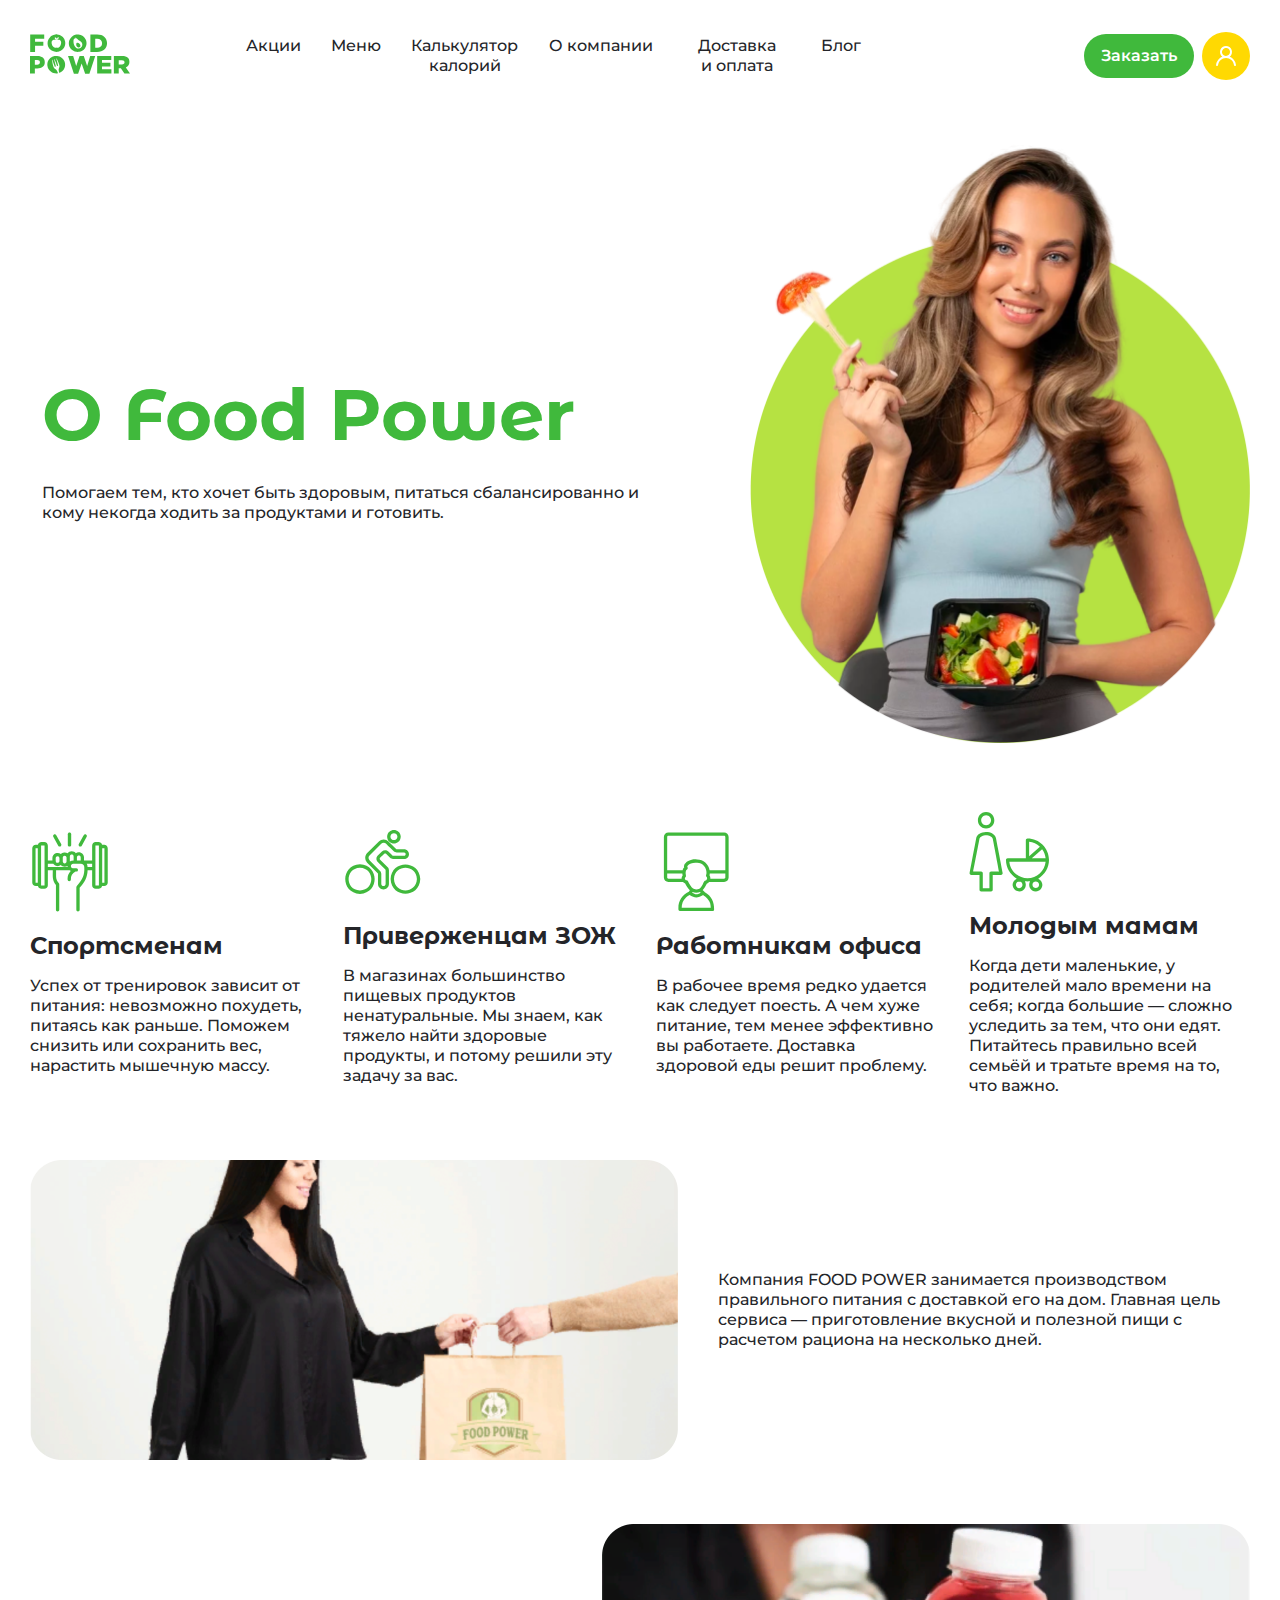
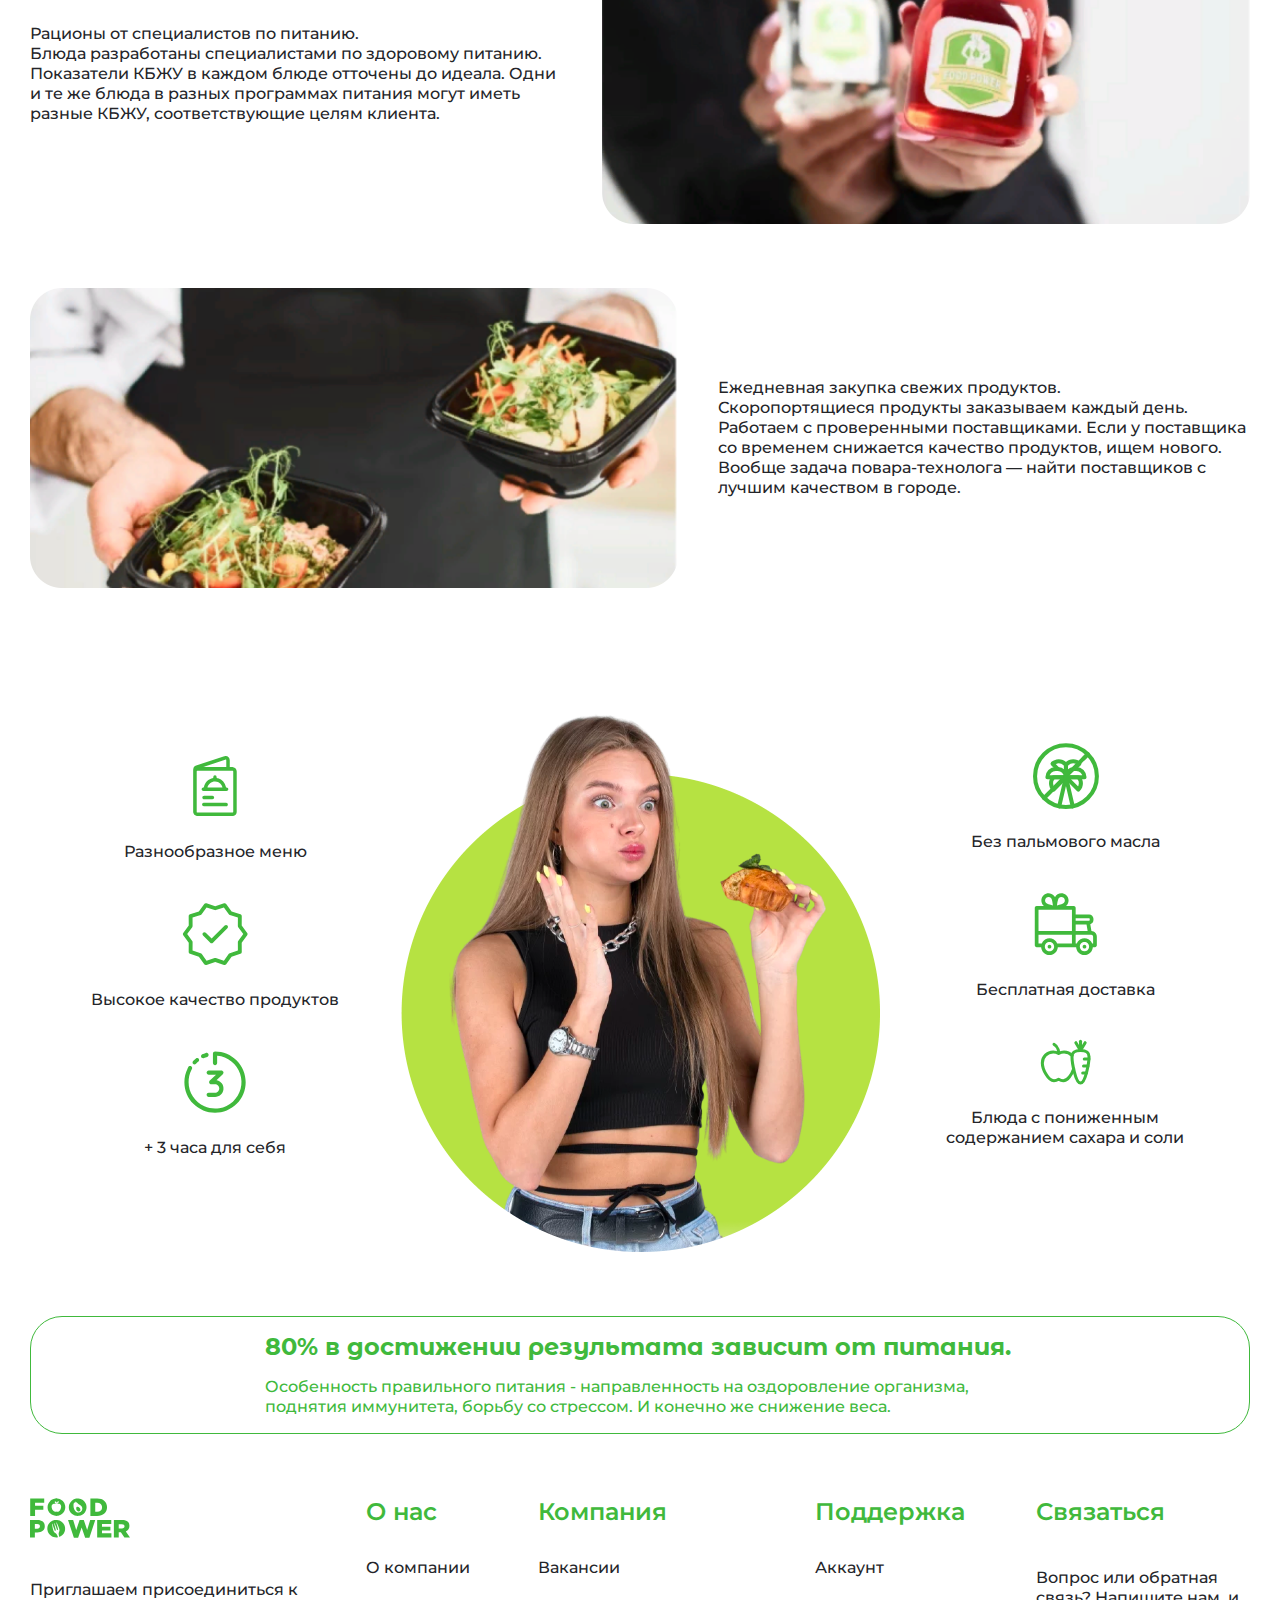
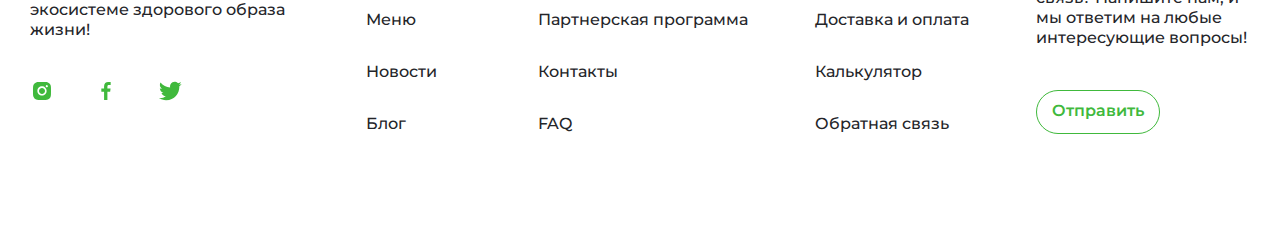
<file: about.html>
<!DOCTYPE html>
<html lang="en">
<head>
    <meta charset="UTF-8">
    <meta name="viewport" content="width=device-width, initial-scale=1.0">

    <link rel="stylesheet" href="css/normalize.min.css">
    <link rel="stylesheet" href="css/style.css">
    <link rel="stylesheet" href="css/media.css">

    <title>О компании</title>
</head>
<body>
    <div class="wrapper">

        <header class="header mt-32">
            <a href="index.html" class="logo header__logo">
                <img src="img/logo.svg" alt="Logo">
            </a>
            <nav class="header__nav">
                <a href="promo.html" class="medium__text header__link">Акции</a>
                <a href="#" class="medium__text header__link">Меню</a>
                <a href="calculator.html" class="medium__text header__link">Калькулятор калорий</a>
                <a href="about.html" class="medium__text header__link">О компании</a>
                <a href="delivery.html" class="medium__text header__link">Доставка и&nbspоплата</a>
                <a href="blog.html" class="medium__text header__link">Блог</a>
            </nav>
            <a href="#" class="stroke__button button__text feedback__button">Оставить отзыв</a>
            <div class="header__select_wrapper">
                <button class="medium__text header__select">
                    <svg width="16" height="16" viewBox="0 0 16 16" fill="none" xmlns="http://www.w3.org/2000/svg">
                        <path fill-rule="evenodd" clip-rule="evenodd" d="M8.36484 1.37144C6.96378 1.37144 5.6201 1.9297 4.6294 2.9234C3.6387 3.91711 3.08213 5.26487 3.08213 6.67018C3.08213 8.72185 4.41357 10.7157 5.87796 12.2662C6.59618 13.0266 7.31671 13.6492 7.85846 14.0819C8.05424 14.2382 8.22595 14.3692 8.36484 14.4724C8.50373 14.3692 8.67544 14.2382 8.87123 14.0819C9.41297 13.6492 10.1335 13.0266 10.8517 12.2662C12.3161 10.7157 13.6476 8.72185 13.6476 6.67018C13.6476 5.26487 13.091 3.91711 12.1003 2.9234C11.1096 1.9297 9.76591 1.37144 8.36484 1.37144ZM8.36484 15.3144C7.98563 15.885 7.98545 15.8848 7.98526 15.8847L7.98334 15.8834L7.97888 15.8804L7.96361 15.8701C7.95065 15.8612 7.93219 15.8486 7.90859 15.8322C7.8614 15.7994 7.79363 15.7517 7.70821 15.6898C7.53744 15.5661 7.29575 15.3856 7.00674 15.1547C6.4298 14.6939 5.65875 14.0282 4.88537 13.2094C3.36659 11.6013 1.71484 9.27309 1.71484 6.67018C1.71484 4.90114 2.41547 3.20455 3.66258 1.95365C4.9097 0.702749 6.60115 0 8.36484 0C10.1285 0 11.82 0.702749 13.0671 1.95365C14.3142 3.20455 15.0148 4.90114 15.0148 6.67018C15.0148 9.27309 13.3631 11.6013 11.8443 13.2094C11.0709 14.0282 10.2999 14.6939 9.72295 15.1547C9.43393 15.3856 9.19224 15.5661 9.02148 15.6898C8.93606 15.7517 8.86829 15.7994 8.82109 15.8322C8.79749 15.8486 8.77903 15.8612 8.76607 15.8701L8.75081 15.8804L8.74635 15.8834L8.74493 15.8844C8.74474 15.8845 8.74406 15.885 8.36484 15.3144ZM8.36484 15.3144L8.74406 15.885C8.51443 16.0385 8.21489 16.0383 7.98526 15.8847L8.36484 15.3144ZM8.36484 5.36108C7.64403 5.36108 7.0597 5.94718 7.0597 6.67018C7.0597 7.39318 7.64403 7.97928 8.36484 7.97928C9.08565 7.97928 9.66998 7.39318 9.66998 6.67018C9.66998 5.94718 9.08565 5.36108 8.36484 5.36108ZM5.69241 6.67018C5.69241 5.18976 6.8889 3.98964 8.36484 3.98964C9.84079 3.98964 11.0373 5.18976 11.0373 6.67018C11.0373 8.1506 9.84079 9.35072 8.36484 9.35072C6.8889 9.35072 5.69241 8.1506 5.69241 6.67018Z" fill="#40B93C"/>
                    </svg>
                    Ярославль
                    <svg width="16" height="16" viewBox="0 0 16 16" fill="none" xmlns="http://www.w3.org/2000/svg">
                        <path d="M8.50196 10.367L12.2686 6.59365C12.3311 6.53168 12.3807 6.45794 12.4145 6.3767C12.4484 6.29547 12.4658 6.20833 12.4658 6.12032C12.4658 6.03231 12.4484 5.94517 12.4145 5.86394C12.3807 5.7827 12.3311 5.70896 12.2686 5.64699C12.1437 5.52282 11.9747 5.45313 11.7986 5.45313C11.6225 5.45313 11.4535 5.52282 11.3286 5.64699L7.99529 8.94699L4.69529 5.64699C4.57038 5.52282 4.40141 5.45313 4.22529 5.45313C4.04917 5.45313 3.8802 5.52282 3.75529 5.64699C3.6923 5.70873 3.64218 5.78236 3.60785 5.86361C3.57352 5.94486 3.55566 6.03212 3.55529 6.12032C3.55566 6.20852 3.57352 6.29578 3.60785 6.37703C3.64218 6.45828 3.6923 6.53191 3.75529 6.59365L7.52195 10.367C7.58438 10.4347 7.66015 10.4887 7.74448 10.5256C7.82882 10.5625 7.91989 10.5816 8.01196 10.5816C8.10402 10.5816 8.19509 10.5625 8.27943 10.5256C8.36376 10.4887 8.43953 10.4347 8.50196 10.367V10.367Z" fill="#40B93C"/>
                    </svg>
                </button>
                <div class="select__selectors_wrapper">
                    <ul class="select__selectors">
                        <li class="selector__item medium__text">
                            <svg class="selector__img" width="16" height="16" viewBox="0 0 16 16" fill="none" xmlns="http://www.w3.org/2000/svg">
                                <path fill-rule="evenodd" clip-rule="evenodd" d="M8.36484 1.37144C6.96378 1.37144 5.6201 1.9297 4.6294 2.9234C3.6387 3.91711 3.08213 5.26487 3.08213 6.67018C3.08213 8.72185 4.41357 10.7157 5.87796 12.2662C6.59618 13.0266 7.31671 13.6492 7.85846 14.0819C8.05424 14.2382 8.22595 14.3692 8.36484 14.4724C8.50373 14.3692 8.67544 14.2382 8.87123 14.0819C9.41297 13.6492 10.1335 13.0266 10.8517 12.2662C12.3161 10.7157 13.6476 8.72185 13.6476 6.67018C13.6476 5.26487 13.091 3.91711 12.1003 2.9234C11.1096 1.9297 9.76591 1.37144 8.36484 1.37144ZM8.36484 15.3144C7.98563 15.885 7.98545 15.8848 7.98526 15.8847L7.98334 15.8834L7.97888 15.8804L7.96361 15.8701C7.95065 15.8612 7.93219 15.8486 7.90859 15.8322C7.8614 15.7994 7.79363 15.7517 7.70821 15.6898C7.53744 15.5661 7.29575 15.3856 7.00674 15.1547C6.4298 14.6939 5.65875 14.0282 4.88537 13.2094C3.36659 11.6013 1.71484 9.27309 1.71484 6.67018C1.71484 4.90114 2.41547 3.20455 3.66258 1.95365C4.9097 0.702749 6.60115 0 8.36484 0C10.1285 0 11.82 0.702749 13.0671 1.95365C14.3142 3.20455 15.0148 4.90114 15.0148 6.67018C15.0148 9.27309 13.3631 11.6013 11.8443 13.2094C11.0709 14.0282 10.2999 14.6939 9.72295 15.1547C9.43393 15.3856 9.19224 15.5661 9.02148 15.6898C8.93606 15.7517 8.86829 15.7994 8.82109 15.8322C8.79749 15.8486 8.77903 15.8612 8.76607 15.8701L8.75081 15.8804L8.74635 15.8834L8.74493 15.8844C8.74474 15.8845 8.74406 15.885 8.36484 15.3144ZM8.36484 15.3144L8.74406 15.885C8.51443 16.0385 8.21489 16.0383 7.98526 15.8847L8.36484 15.3144ZM8.36484 5.36108C7.64403 5.36108 7.0597 5.94718 7.0597 6.67018C7.0597 7.39318 7.64403 7.97928 8.36484 7.97928C9.08565 7.97928 9.66998 7.39318 9.66998 6.67018C9.66998 5.94718 9.08565 5.36108 8.36484 5.36108ZM5.69241 6.67018C5.69241 5.18976 6.8889 3.98964 8.36484 3.98964C9.84079 3.98964 11.0373 5.18976 11.0373 6.67018C11.0373 8.1506 9.84079 9.35072 8.36484 9.35072C6.8889 9.35072 5.69241 8.1506 5.69241 6.67018Z" fill="#242529"/>
                            </svg>Ярославль</li>
                        <li class="selector__item medium__text"><svg class="selector__img" width="16" height="16" viewBox="0 0 16 16" fill="none" xmlns="http://www.w3.org/2000/svg">
                            <path fill-rule="evenodd" clip-rule="evenodd" d="M8.36484 1.37144C6.96378 1.37144 5.6201 1.9297 4.6294 2.9234C3.6387 3.91711 3.08213 5.26487 3.08213 6.67018C3.08213 8.72185 4.41357 10.7157 5.87796 12.2662C6.59618 13.0266 7.31671 13.6492 7.85846 14.0819C8.05424 14.2382 8.22595 14.3692 8.36484 14.4724C8.50373 14.3692 8.67544 14.2382 8.87123 14.0819C9.41297 13.6492 10.1335 13.0266 10.8517 12.2662C12.3161 10.7157 13.6476 8.72185 13.6476 6.67018C13.6476 5.26487 13.091 3.91711 12.1003 2.9234C11.1096 1.9297 9.76591 1.37144 8.36484 1.37144ZM8.36484 15.3144C7.98563 15.885 7.98545 15.8848 7.98526 15.8847L7.98334 15.8834L7.97888 15.8804L7.96361 15.8701C7.95065 15.8612 7.93219 15.8486 7.90859 15.8322C7.8614 15.7994 7.79363 15.7517 7.70821 15.6898C7.53744 15.5661 7.29575 15.3856 7.00674 15.1547C6.4298 14.6939 5.65875 14.0282 4.88537 13.2094C3.36659 11.6013 1.71484 9.27309 1.71484 6.67018C1.71484 4.90114 2.41547 3.20455 3.66258 1.95365C4.9097 0.702749 6.60115 0 8.36484 0C10.1285 0 11.82 0.702749 13.0671 1.95365C14.3142 3.20455 15.0148 4.90114 15.0148 6.67018C15.0148 9.27309 13.3631 11.6013 11.8443 13.2094C11.0709 14.0282 10.2999 14.6939 9.72295 15.1547C9.43393 15.3856 9.19224 15.5661 9.02148 15.6898C8.93606 15.7517 8.86829 15.7994 8.82109 15.8322C8.79749 15.8486 8.77903 15.8612 8.76607 15.8701L8.75081 15.8804L8.74635 15.8834L8.74493 15.8844C8.74474 15.8845 8.74406 15.885 8.36484 15.3144ZM8.36484 15.3144L8.74406 15.885C8.51443 16.0385 8.21489 16.0383 7.98526 15.8847L8.36484 15.3144ZM8.36484 5.36108C7.64403 5.36108 7.0597 5.94718 7.0597 6.67018C7.0597 7.39318 7.64403 7.97928 8.36484 7.97928C9.08565 7.97928 9.66998 7.39318 9.66998 6.67018C9.66998 5.94718 9.08565 5.36108 8.36484 5.36108ZM5.69241 6.67018C5.69241 5.18976 6.8889 3.98964 8.36484 3.98964C9.84079 3.98964 11.0373 5.18976 11.0373 6.67018C11.0373 8.1506 9.84079 9.35072 8.36484 9.35072C6.8889 9.35072 5.69241 8.1506 5.69241 6.67018Z" fill="#242529"/>
                        </svg>Иваново</li>
                        <li class="selector__item medium__text"><svg class="selector__img" width="16" height="16" viewBox="0 0 16 16" fill="none" xmlns="http://www.w3.org/2000/svg">
                            <path fill-rule="evenodd" clip-rule="evenodd" d="M8.36484 1.37144C6.96378 1.37144 5.6201 1.9297 4.6294 2.9234C3.6387 3.91711 3.08213 5.26487 3.08213 6.67018C3.08213 8.72185 4.41357 10.7157 5.87796 12.2662C6.59618 13.0266 7.31671 13.6492 7.85846 14.0819C8.05424 14.2382 8.22595 14.3692 8.36484 14.4724C8.50373 14.3692 8.67544 14.2382 8.87123 14.0819C9.41297 13.6492 10.1335 13.0266 10.8517 12.2662C12.3161 10.7157 13.6476 8.72185 13.6476 6.67018C13.6476 5.26487 13.091 3.91711 12.1003 2.9234C11.1096 1.9297 9.76591 1.37144 8.36484 1.37144ZM8.36484 15.3144C7.98563 15.885 7.98545 15.8848 7.98526 15.8847L7.98334 15.8834L7.97888 15.8804L7.96361 15.8701C7.95065 15.8612 7.93219 15.8486 7.90859 15.8322C7.8614 15.7994 7.79363 15.7517 7.70821 15.6898C7.53744 15.5661 7.29575 15.3856 7.00674 15.1547C6.4298 14.6939 5.65875 14.0282 4.88537 13.2094C3.36659 11.6013 1.71484 9.27309 1.71484 6.67018C1.71484 4.90114 2.41547 3.20455 3.66258 1.95365C4.9097 0.702749 6.60115 0 8.36484 0C10.1285 0 11.82 0.702749 13.0671 1.95365C14.3142 3.20455 15.0148 4.90114 15.0148 6.67018C15.0148 9.27309 13.3631 11.6013 11.8443 13.2094C11.0709 14.0282 10.2999 14.6939 9.72295 15.1547C9.43393 15.3856 9.19224 15.5661 9.02148 15.6898C8.93606 15.7517 8.86829 15.7994 8.82109 15.8322C8.79749 15.8486 8.77903 15.8612 8.76607 15.8701L8.75081 15.8804L8.74635 15.8834L8.74493 15.8844C8.74474 15.8845 8.74406 15.885 8.36484 15.3144ZM8.36484 15.3144L8.74406 15.885C8.51443 16.0385 8.21489 16.0383 7.98526 15.8847L8.36484 15.3144ZM8.36484 5.36108C7.64403 5.36108 7.0597 5.94718 7.0597 6.67018C7.0597 7.39318 7.64403 7.97928 8.36484 7.97928C9.08565 7.97928 9.66998 7.39318 9.66998 6.67018C9.66998 5.94718 9.08565 5.36108 8.36484 5.36108ZM5.69241 6.67018C5.69241 5.18976 6.8889 3.98964 8.36484 3.98964C9.84079 3.98964 11.0373 5.18976 11.0373 6.67018C11.0373 8.1506 9.84079 9.35072 8.36484 9.35072C6.8889 9.35072 5.69241 8.1506 5.69241 6.67018Z" fill="#242529"/>
                        </svg>Шуя</li>
                    </ul>
                </div>
            </div>
            <button class="button button__text order__button">Заказать</button>
            <button class="account__button">
                <svg width="24" height="24" viewBox="0 0 24 24" fill="none" xmlns="http://www.w3.org/2000/svg">
                    <path d="M15.71 12.7096C16.6904 11.9383 17.406 10.8806 17.7572 9.68358C18.1085 8.4866 18.0779 7.2099 17.6698 6.0311C17.2617 4.85231 16.4963 3.83003 15.4801 3.10649C14.4639 2.38296 13.2474 1.99414 12 1.99414C10.7525 1.99414 9.53611 2.38296 8.51993 3.10649C7.50374 3.83003 6.73834 4.85231 6.33021 6.0311C5.92208 7.2099 5.89151 8.4866 6.24276 9.68358C6.59401 10.8806 7.3096 11.9383 8.29 12.7096C6.61007 13.3827 5.14428 14.499 4.04889 15.9396C2.95349 17.3801 2.26956 19.0909 2.07 20.8896C2.05555 21.021 2.06711 21.1538 2.10402 21.2807C2.14093 21.4075 2.20246 21.5259 2.28511 21.629C2.45202 21.8371 2.69478 21.9705 2.96 21.9996C3.22521 22.0288 3.49116 21.9514 3.69932 21.7845C3.90749 21.6176 4.04082 21.3749 4.07 21.1096C4.28958 19.1548 5.22168 17.3494 6.68822 16.0384C8.15475 14.7274 10.0529 14.0027 12.02 14.0027C13.9871 14.0027 15.8852 14.7274 17.3518 16.0384C18.8183 17.3494 19.7504 19.1548 19.97 21.1096C19.9972 21.3554 20.1144 21.5823 20.2991 21.7467C20.4838 21.911 20.7228 22.0011 20.97 21.9996H21.08C21.3421 21.9695 21.5817 21.8369 21.7466 21.6309C21.9114 21.4248 21.9881 21.162 21.96 20.8996C21.7595 19.0958 21.0719 17.3806 19.9708 15.9378C18.8698 14.4951 17.3969 13.3791 15.71 12.7096ZM12 11.9996C11.2089 11.9996 10.4355 11.765 9.77772 11.3255C9.11992 10.886 8.60723 10.2613 8.30448 9.53037C8.00173 8.79947 7.92251 7.9952 8.07686 7.21928C8.2312 6.44335 8.61216 5.73062 9.17157 5.17121C9.73098 4.6118 10.4437 4.23084 11.2196 4.0765C11.9956 3.92215 12.7998 4.00137 13.5307 4.30412C14.2616 4.60687 14.8863 5.11956 15.3259 5.77736C15.7654 6.43515 16 7.20851 16 7.99964C16 9.0605 15.5786 10.0779 14.8284 10.8281C14.0783 11.5782 13.0609 11.9996 12 11.9996Z" fill="white"/>
                </svg> 
            </button>
            <button class="burger-button icon__button">
                <svg xmlns="http://www.w3.org/2000/svg"  viewBox="0 0 72 72" width="32px" height="32px">
                    <path d="M56 48c2.209 0 4 1.791 4 4 0 2.209-1.791 4-4 4-1.202 0-38.798 0-40 0-2.209 0-4-1.791-4-4 0-2.209 1.791-4 4-4C17.202 48 54.798 48 56 48zM56 32c2.209 0 4 1.791 4 4 0 2.209-1.791 4-4 4-1.202 0-38.798 0-40 0-2.209 0-4-1.791-4-4 0-2.209 1.791-4 4-4C17.202 32 54.798 32 56 32zM56 16c2.209 0 4 1.791 4 4 0 2.209-1.791 4-4 4-1.202 0-38.798 0-40 0-2.209 0-4-1.791-4-4 0-2.209 1.791-4 4-4C17.202 16 54.798 16 56 16z"/>
                </svg>
            </button>
            <div class="burger-menu">
                <button class="burger-close icon__button">
                    <svg width="40" height="40" viewBox="0 0 24 24" fill="none" xmlns="http://www.w3.org/2000/svg">
                        <path fill-rule="evenodd" clip-rule="evenodd" d="M8.70708 7.29243C8.51848 7.11027 8.26588 7.00948 8.00368 7.01176C7.74148 7.01403 7.49067 7.1192 7.30526 7.30461C7.11985 7.49002 7.01469 7.74083 7.01241 8.00303C7.01013 8.26523 7.11092 8.51783 7.29308 8.70643L10.5861 11.9994L7.29308 15.2924C7.19757 15.3847 7.12139 15.495 7.06898 15.617C7.01657 15.739 6.98898 15.8703 6.98783 16.003C6.98668 16.1358 7.01198 16.2675 7.06226 16.3904C7.11254 16.5133 7.18679 16.6249 7.28069 16.7188C7.37458 16.8127 7.48623 16.887 7.60913 16.9373C7.73202 16.9875 7.8637 17.0128 7.99648 17.0117C8.12926 17.0105 8.26048 16.9829 8.38249 16.9305C8.50449 16.8781 8.61483 16.8019 8.70708 16.7064L12.0001 13.4134L15.2931 16.7064C15.4817 16.8886 15.7343 16.9894 15.9965 16.9871C16.2587 16.9848 16.5095 16.8797 16.6949 16.6942C16.8803 16.5088 16.9855 16.258 16.9878 15.9958C16.99 15.7336 16.8892 15.481 16.7071 15.2924L13.4141 11.9994L16.7071 8.70643C16.8892 8.51783 16.99 8.26523 16.9878 8.00303C16.9855 7.74083 16.8803 7.49002 16.6949 7.30461C16.5095 7.1192 16.2587 7.01403 15.9965 7.01176C15.7343 7.00948 15.4817 7.11027 15.2931 7.29243L12.0001 10.5854L8.70708 7.29243Z" fill="#FFFFFF"/>
                    </svg>                        
                </button>
                <div class="burger-flex">
                    <button class="button button__text order__button mobile">Заказать</button>
                    <button class="account__button mobile">
                        <svg width="24" height="24" viewBox="0 0 24 24" fill="none" xmlns="http://www.w3.org/2000/svg">
                            <path d="M15.71 12.7096C16.6904 11.9383 17.406 10.8806 17.7572 9.68358C18.1085 8.4866 18.0779 7.2099 17.6698 6.0311C17.2617 4.85231 16.4963 3.83003 15.4801 3.10649C14.4639 2.38296 13.2474 1.99414 12 1.99414C10.7525 1.99414 9.53611 2.38296 8.51993 3.10649C7.50374 3.83003 6.73834 4.85231 6.33021 6.0311C5.92208 7.2099 5.89151 8.4866 6.24276 9.68358C6.59401 10.8806 7.3096 11.9383 8.29 12.7096C6.61007 13.3827 5.14428 14.499 4.04889 15.9396C2.95349 17.3801 2.26956 19.0909 2.07 20.8896C2.05555 21.021 2.06711 21.1538 2.10402 21.2807C2.14093 21.4075 2.20246 21.5259 2.28511 21.629C2.45202 21.8371 2.69478 21.9705 2.96 21.9996C3.22521 22.0288 3.49116 21.9514 3.69932 21.7845C3.90749 21.6176 4.04082 21.3749 4.07 21.1096C4.28958 19.1548 5.22168 17.3494 6.68822 16.0384C8.15475 14.7274 10.0529 14.0027 12.02 14.0027C13.9871 14.0027 15.8852 14.7274 17.3518 16.0384C18.8183 17.3494 19.7504 19.1548 19.97 21.1096C19.9972 21.3554 20.1144 21.5823 20.2991 21.7467C20.4838 21.911 20.7228 22.0011 20.97 21.9996H21.08C21.3421 21.9695 21.5817 21.8369 21.7466 21.6309C21.9114 21.4248 21.9881 21.162 21.96 20.8996C21.7595 19.0958 21.0719 17.3806 19.9708 15.9378C18.8698 14.4951 17.3969 13.3791 15.71 12.7096ZM12 11.9996C11.2089 11.9996 10.4355 11.765 9.77772 11.3255C9.11992 10.886 8.60723 10.2613 8.30448 9.53037C8.00173 8.79947 7.92251 7.9952 8.07686 7.21928C8.2312 6.44335 8.61216 5.73062 9.17157 5.17121C9.73098 4.6118 10.4437 4.23084 11.2196 4.0765C11.9956 3.92215 12.7998 4.00137 13.5307 4.30412C14.2616 4.60687 14.8863 5.11956 15.3259 5.77736C15.7654 6.43515 16 7.20851 16 7.99964C16 9.0605 15.5786 10.0779 14.8284 10.8281C14.0783 11.5782 13.0609 11.9996 12 11.9996Z" fill="white"/>
                        </svg> 
                    </button>
                </div>
                <div class="burger-nav">
                    <a href="promo.html" class="medium__text header__link">Акции</a>
                    <a href="#" class="medium__text header__link">Меню</a>
                    <a href="calculator.html" class="medium__text header__link">Калькулятор калорий</a>
                    <a href="about.html" class="medium__text header__link">О компании</a>
                    <a href="delivery.html" class="medium__text header__link">Доставка и&nbspоплата</a>
                    <a href="blog.html" class="medium__text header__link">Блог</a>
                </div>
                <div class="header__select_wrapper mobile">
                    <button class="medium__text header__select">
                        <svg width="16" height="16" viewBox="0 0 16 16" fill="none" xmlns="http://www.w3.org/2000/svg">
                            <path fill-rule="evenodd" clip-rule="evenodd" d="M8.36484 1.37144C6.96378 1.37144 5.6201 1.9297 4.6294 2.9234C3.6387 3.91711 3.08213 5.26487 3.08213 6.67018C3.08213 8.72185 4.41357 10.7157 5.87796 12.2662C6.59618 13.0266 7.31671 13.6492 7.85846 14.0819C8.05424 14.2382 8.22595 14.3692 8.36484 14.4724C8.50373 14.3692 8.67544 14.2382 8.87123 14.0819C9.41297 13.6492 10.1335 13.0266 10.8517 12.2662C12.3161 10.7157 13.6476 8.72185 13.6476 6.67018C13.6476 5.26487 13.091 3.91711 12.1003 2.9234C11.1096 1.9297 9.76591 1.37144 8.36484 1.37144ZM8.36484 15.3144C7.98563 15.885 7.98545 15.8848 7.98526 15.8847L7.98334 15.8834L7.97888 15.8804L7.96361 15.8701C7.95065 15.8612 7.93219 15.8486 7.90859 15.8322C7.8614 15.7994 7.79363 15.7517 7.70821 15.6898C7.53744 15.5661 7.29575 15.3856 7.00674 15.1547C6.4298 14.6939 5.65875 14.0282 4.88537 13.2094C3.36659 11.6013 1.71484 9.27309 1.71484 6.67018C1.71484 4.90114 2.41547 3.20455 3.66258 1.95365C4.9097 0.702749 6.60115 0 8.36484 0C10.1285 0 11.82 0.702749 13.0671 1.95365C14.3142 3.20455 15.0148 4.90114 15.0148 6.67018C15.0148 9.27309 13.3631 11.6013 11.8443 13.2094C11.0709 14.0282 10.2999 14.6939 9.72295 15.1547C9.43393 15.3856 9.19224 15.5661 9.02148 15.6898C8.93606 15.7517 8.86829 15.7994 8.82109 15.8322C8.79749 15.8486 8.77903 15.8612 8.76607 15.8701L8.75081 15.8804L8.74635 15.8834L8.74493 15.8844C8.74474 15.8845 8.74406 15.885 8.36484 15.3144ZM8.36484 15.3144L8.74406 15.885C8.51443 16.0385 8.21489 16.0383 7.98526 15.8847L8.36484 15.3144ZM8.36484 5.36108C7.64403 5.36108 7.0597 5.94718 7.0597 6.67018C7.0597 7.39318 7.64403 7.97928 8.36484 7.97928C9.08565 7.97928 9.66998 7.39318 9.66998 6.67018C9.66998 5.94718 9.08565 5.36108 8.36484 5.36108ZM5.69241 6.67018C5.69241 5.18976 6.8889 3.98964 8.36484 3.98964C9.84079 3.98964 11.0373 5.18976 11.0373 6.67018C11.0373 8.1506 9.84079 9.35072 8.36484 9.35072C6.8889 9.35072 5.69241 8.1506 5.69241 6.67018Z" fill="#40B93C"/>
                        </svg>
                        Ярославль
                        <svg width="16" height="16" viewBox="0 0 16 16" fill="none" xmlns="http://www.w3.org/2000/svg">
                            <path d="M8.50196 10.367L12.2686 6.59365C12.3311 6.53168 12.3807 6.45794 12.4145 6.3767C12.4484 6.29547 12.4658 6.20833 12.4658 6.12032C12.4658 6.03231 12.4484 5.94517 12.4145 5.86394C12.3807 5.7827 12.3311 5.70896 12.2686 5.64699C12.1437 5.52282 11.9747 5.45313 11.7986 5.45313C11.6225 5.45313 11.4535 5.52282 11.3286 5.64699L7.99529 8.94699L4.69529 5.64699C4.57038 5.52282 4.40141 5.45313 4.22529 5.45313C4.04917 5.45313 3.8802 5.52282 3.75529 5.64699C3.6923 5.70873 3.64218 5.78236 3.60785 5.86361C3.57352 5.94486 3.55566 6.03212 3.55529 6.12032C3.55566 6.20852 3.57352 6.29578 3.60785 6.37703C3.64218 6.45828 3.6923 6.53191 3.75529 6.59365L7.52195 10.367C7.58438 10.4347 7.66015 10.4887 7.74448 10.5256C7.82882 10.5625 7.91989 10.5816 8.01196 10.5816C8.10402 10.5816 8.19509 10.5625 8.27943 10.5256C8.36376 10.4887 8.43953 10.4347 8.50196 10.367V10.367Z" fill="#40B93C"/>
                        </svg>
                    </button>
                    <div class="select__selectors_wrapper">
                        <ul class="select__selectors">
                            <li class="selector__item medium__text">
                                <svg class="selector__img" width="16" height="16" viewBox="0 0 16 16" fill="none" xmlns="http://www.w3.org/2000/svg">
                                    <path fill-rule="evenodd" clip-rule="evenodd" d="M8.36484 1.37144C6.96378 1.37144 5.6201 1.9297 4.6294 2.9234C3.6387 3.91711 3.08213 5.26487 3.08213 6.67018C3.08213 8.72185 4.41357 10.7157 5.87796 12.2662C6.59618 13.0266 7.31671 13.6492 7.85846 14.0819C8.05424 14.2382 8.22595 14.3692 8.36484 14.4724C8.50373 14.3692 8.67544 14.2382 8.87123 14.0819C9.41297 13.6492 10.1335 13.0266 10.8517 12.2662C12.3161 10.7157 13.6476 8.72185 13.6476 6.67018C13.6476 5.26487 13.091 3.91711 12.1003 2.9234C11.1096 1.9297 9.76591 1.37144 8.36484 1.37144ZM8.36484 15.3144C7.98563 15.885 7.98545 15.8848 7.98526 15.8847L7.98334 15.8834L7.97888 15.8804L7.96361 15.8701C7.95065 15.8612 7.93219 15.8486 7.90859 15.8322C7.8614 15.7994 7.79363 15.7517 7.70821 15.6898C7.53744 15.5661 7.29575 15.3856 7.00674 15.1547C6.4298 14.6939 5.65875 14.0282 4.88537 13.2094C3.36659 11.6013 1.71484 9.27309 1.71484 6.67018C1.71484 4.90114 2.41547 3.20455 3.66258 1.95365C4.9097 0.702749 6.60115 0 8.36484 0C10.1285 0 11.82 0.702749 13.0671 1.95365C14.3142 3.20455 15.0148 4.90114 15.0148 6.67018C15.0148 9.27309 13.3631 11.6013 11.8443 13.2094C11.0709 14.0282 10.2999 14.6939 9.72295 15.1547C9.43393 15.3856 9.19224 15.5661 9.02148 15.6898C8.93606 15.7517 8.86829 15.7994 8.82109 15.8322C8.79749 15.8486 8.77903 15.8612 8.76607 15.8701L8.75081 15.8804L8.74635 15.8834L8.74493 15.8844C8.74474 15.8845 8.74406 15.885 8.36484 15.3144ZM8.36484 15.3144L8.74406 15.885C8.51443 16.0385 8.21489 16.0383 7.98526 15.8847L8.36484 15.3144ZM8.36484 5.36108C7.64403 5.36108 7.0597 5.94718 7.0597 6.67018C7.0597 7.39318 7.64403 7.97928 8.36484 7.97928C9.08565 7.97928 9.66998 7.39318 9.66998 6.67018C9.66998 5.94718 9.08565 5.36108 8.36484 5.36108ZM5.69241 6.67018C5.69241 5.18976 6.8889 3.98964 8.36484 3.98964C9.84079 3.98964 11.0373 5.18976 11.0373 6.67018C11.0373 8.1506 9.84079 9.35072 8.36484 9.35072C6.8889 9.35072 5.69241 8.1506 5.69241 6.67018Z" fill="#242529"/>
                                </svg>Ярославль</li>
                            <li class="selector__item medium__text"><svg class="selector__img" width="16" height="16" viewBox="0 0 16 16" fill="none" xmlns="http://www.w3.org/2000/svg">
                                <path fill-rule="evenodd" clip-rule="evenodd" d="M8.36484 1.37144C6.96378 1.37144 5.6201 1.9297 4.6294 2.9234C3.6387 3.91711 3.08213 5.26487 3.08213 6.67018C3.08213 8.72185 4.41357 10.7157 5.87796 12.2662C6.59618 13.0266 7.31671 13.6492 7.85846 14.0819C8.05424 14.2382 8.22595 14.3692 8.36484 14.4724C8.50373 14.3692 8.67544 14.2382 8.87123 14.0819C9.41297 13.6492 10.1335 13.0266 10.8517 12.2662C12.3161 10.7157 13.6476 8.72185 13.6476 6.67018C13.6476 5.26487 13.091 3.91711 12.1003 2.9234C11.1096 1.9297 9.76591 1.37144 8.36484 1.37144ZM8.36484 15.3144C7.98563 15.885 7.98545 15.8848 7.98526 15.8847L7.98334 15.8834L7.97888 15.8804L7.96361 15.8701C7.95065 15.8612 7.93219 15.8486 7.90859 15.8322C7.8614 15.7994 7.79363 15.7517 7.70821 15.6898C7.53744 15.5661 7.29575 15.3856 7.00674 15.1547C6.4298 14.6939 5.65875 14.0282 4.88537 13.2094C3.36659 11.6013 1.71484 9.27309 1.71484 6.67018C1.71484 4.90114 2.41547 3.20455 3.66258 1.95365C4.9097 0.702749 6.60115 0 8.36484 0C10.1285 0 11.82 0.702749 13.0671 1.95365C14.3142 3.20455 15.0148 4.90114 15.0148 6.67018C15.0148 9.27309 13.3631 11.6013 11.8443 13.2094C11.0709 14.0282 10.2999 14.6939 9.72295 15.1547C9.43393 15.3856 9.19224 15.5661 9.02148 15.6898C8.93606 15.7517 8.86829 15.7994 8.82109 15.8322C8.79749 15.8486 8.77903 15.8612 8.76607 15.8701L8.75081 15.8804L8.74635 15.8834L8.74493 15.8844C8.74474 15.8845 8.74406 15.885 8.36484 15.3144ZM8.36484 15.3144L8.74406 15.885C8.51443 16.0385 8.21489 16.0383 7.98526 15.8847L8.36484 15.3144ZM8.36484 5.36108C7.64403 5.36108 7.0597 5.94718 7.0597 6.67018C7.0597 7.39318 7.64403 7.97928 8.36484 7.97928C9.08565 7.97928 9.66998 7.39318 9.66998 6.67018C9.66998 5.94718 9.08565 5.36108 8.36484 5.36108ZM5.69241 6.67018C5.69241 5.18976 6.8889 3.98964 8.36484 3.98964C9.84079 3.98964 11.0373 5.18976 11.0373 6.67018C11.0373 8.1506 9.84079 9.35072 8.36484 9.35072C6.8889 9.35072 5.69241 8.1506 5.69241 6.67018Z" fill="#242529"/>
                            </svg>Иваново</li>
                            <li class="selector__item medium__text"><svg class="selector__img" width="16" height="16" viewBox="0 0 16 16" fill="none" xmlns="http://www.w3.org/2000/svg">
                                <path fill-rule="evenodd" clip-rule="evenodd" d="M8.36484 1.37144C6.96378 1.37144 5.6201 1.9297 4.6294 2.9234C3.6387 3.91711 3.08213 5.26487 3.08213 6.67018C3.08213 8.72185 4.41357 10.7157 5.87796 12.2662C6.59618 13.0266 7.31671 13.6492 7.85846 14.0819C8.05424 14.2382 8.22595 14.3692 8.36484 14.4724C8.50373 14.3692 8.67544 14.2382 8.87123 14.0819C9.41297 13.6492 10.1335 13.0266 10.8517 12.2662C12.3161 10.7157 13.6476 8.72185 13.6476 6.67018C13.6476 5.26487 13.091 3.91711 12.1003 2.9234C11.1096 1.9297 9.76591 1.37144 8.36484 1.37144ZM8.36484 15.3144C7.98563 15.885 7.98545 15.8848 7.98526 15.8847L7.98334 15.8834L7.97888 15.8804L7.96361 15.8701C7.95065 15.8612 7.93219 15.8486 7.90859 15.8322C7.8614 15.7994 7.79363 15.7517 7.70821 15.6898C7.53744 15.5661 7.29575 15.3856 7.00674 15.1547C6.4298 14.6939 5.65875 14.0282 4.88537 13.2094C3.36659 11.6013 1.71484 9.27309 1.71484 6.67018C1.71484 4.90114 2.41547 3.20455 3.66258 1.95365C4.9097 0.702749 6.60115 0 8.36484 0C10.1285 0 11.82 0.702749 13.0671 1.95365C14.3142 3.20455 15.0148 4.90114 15.0148 6.67018C15.0148 9.27309 13.3631 11.6013 11.8443 13.2094C11.0709 14.0282 10.2999 14.6939 9.72295 15.1547C9.43393 15.3856 9.19224 15.5661 9.02148 15.6898C8.93606 15.7517 8.86829 15.7994 8.82109 15.8322C8.79749 15.8486 8.77903 15.8612 8.76607 15.8701L8.75081 15.8804L8.74635 15.8834L8.74493 15.8844C8.74474 15.8845 8.74406 15.885 8.36484 15.3144ZM8.36484 15.3144L8.74406 15.885C8.51443 16.0385 8.21489 16.0383 7.98526 15.8847L8.36484 15.3144ZM8.36484 5.36108C7.64403 5.36108 7.0597 5.94718 7.0597 6.67018C7.0597 7.39318 7.64403 7.97928 8.36484 7.97928C9.08565 7.97928 9.66998 7.39318 9.66998 6.67018C9.66998 5.94718 9.08565 5.36108 8.36484 5.36108ZM5.69241 6.67018C5.69241 5.18976 6.8889 3.98964 8.36484 3.98964C9.84079 3.98964 11.0373 5.18976 11.0373 6.67018C11.0373 8.1506 9.84079 9.35072 8.36484 9.35072C6.8889 9.35072 5.69241 8.1506 5.69241 6.67018Z" fill="#242529"/>
                            </svg>Шуя</li>
                        </ul>
                    </div>
                </div>
            </div>
        </header>

        <main class="main">

            <section class="main_screen main_screen__about_block mt-64">
                <div class="main_screen__content main_screen__about">
                    <h1 class="main__title">О Food Power</h1>
                    <p class="medium__text mt-24">Помогаем тем, кто хочет быть здоровым, питаться сбалансированно и кому некогда ходить за продуктами и готовить.</p>
                </div>
                <div class="main_screen__img_wrapper">
                    <img class="main_screen__img" src="img/maingirl.png" alt="Girl">
                </div>
            </section>

            <section class="profit__block mt-64">
                <div class="flex__wrapper_large">
                    <div class="profit__item">
                        <svg width="80" height="80" viewBox="0 0 80 80" fill="none" xmlns="http://www.w3.org/2000/svg">
                            <path d="M39.5041 14.6029C40.3379 14.6029 41.1886 14.0283 41.1943 12.9353V2.23108C41.1943 1.13812 40.3379 0.563477 39.5041 0.563477C38.6703 0.563477 37.8196 1.13812 37.814 2.23108V12.9353C37.814 14.0283 38.6703 14.6029 39.5041 14.6029Z" fill="#40B93C"/>
                            <path d="M49.4929 14.3945C49.7576 14.5409 50.0562 14.6198 50.3548 14.6198C50.89 14.6198 51.4365 14.3607 51.7745 13.7466L56.6816 4.82827C57.2055 3.86489 56.7379 2.95221 56.0055 2.55221C55.2731 2.15221 54.2534 2.24235 53.7238 3.2001L53.7464 3.21136C53.5774 3.45925 53.3464 3.88742 52.9576 4.59728L48.8168 12.124C48.2929 13.0874 48.7605 13.9945 49.4929 14.4001V14.3945Z" fill="#40B93C"/>
                            <path d="M28.2084 13.7522C28.5464 14.3663 29.0872 14.6198 29.6281 14.6198C29.9323 14.6198 30.2309 14.5409 30.4957 14.3945C31.2281 13.9945 31.6957 13.0818 31.1717 12.1184L26.2647 3.2001C25.7351 2.24235 24.7154 2.15221 23.9774 2.55221C23.245 2.95221 22.7774 3.86489 23.3013 4.82827L28.2084 13.7522Z" fill="#40B93C"/>
                            <path d="M74.1914 12.8452H72.445C72.3267 12.8452 72.2084 12.8508 72.0957 12.8621C71.4534 10.0001 68.676 10.0621 66.614 10.1071C66.2985 10.1128 65.9886 10.1184 65.6844 10.1184C63.7238 10.1184 62.1351 11.7128 62.1351 13.6733V28.5353H54.0112V25.4029C54.0788 23.3522 52.8844 21.5381 50.89 20.6705C49.1436 19.9043 47.2168 20.1015 45.8027 21.1381C44.8731 19.9381 43.3407 19.2114 41.6675 19.2564C39.9886 19.279 38.4844 20.0283 37.5943 21.2508C36.6309 20.5747 35.3858 20.2705 34.09 20.417C32.783 20.5635 31.6337 21.1381 30.8393 22.0226C29.4365 20.8621 27.4703 20.5747 25.6619 21.3015C23.6337 22.1184 22.3492 24.0001 22.3999 26.0846V28.5353H17.8647V13.6733C17.8647 11.7128 16.2703 10.1184 14.3098 10.1184C14.0112 10.1184 13.7013 10.1184 13.3858 10.1071C11.3238 10.0621 8.55201 10.0001 7.89849 12.8564C7.56046 12.8283 7.17173 12.8452 6.77736 12.8564C6.42807 12.8677 6.07314 12.879 5.89849 12.8564H5.80271C3.84778 12.8508 2.25342 14.4395 2.25342 16.4001V50.5015C2.25342 52.4621 3.84778 54.0508 5.83088 54.0508C5.99426 54.0395 6.23652 54.0508 6.50694 54.0508C7.03652 54.0621 7.50976 54.0621 7.89285 54.0283C8.53511 56.8959 11.3126 56.8339 13.3802 56.7888C13.6957 56.7832 14.0055 56.7776 14.3098 56.7776C16.2647 56.7776 17.8591 55.1832 17.8591 53.2226V38.3607H22.7774C22.7774 39.1438 22.7661 39.91 22.7548 40.6593C22.6816 44.9635 22.6083 49.0367 25.9379 52.9409V77.7579C25.9379 78.6705 26.6816 79.4142 27.5943 79.4142C28.5069 79.4142 29.2506 78.6705 29.2506 77.7579V52.3663C29.2506 52.0114 29.1323 51.6564 28.9013 51.3522C27.5774 49.7747 26.0168 47.3071 26.0844 44.4846V38.355H39.6506C39.9774 38.6198 40.3436 38.8508 40.721 39.0367C38.7098 41.0705 37.5774 43.7973 37.5774 46.6367C37.5323 47.3635 37.5548 48.1804 38.045 48.7156C38.3323 49.0311 38.7267 49.1945 39.2337 49.2114C40.1464 49.2114 40.89 48.4677 40.8844 47.5156C40.6365 44.124 42.3267 41.2452 45.521 39.5945H46.3548C47.4253 39.5888 47.983 38.755 47.983 37.9438C47.983 37.1325 47.4253 36.2987 46.3605 36.2874C45.9774 36.2762 45.5661 36.2874 45.1548 36.2987C42.5971 36.3607 41.0309 36.2367 40.8788 34.0283C40.8788 32.7832 41.8929 31.7691 43.1323 31.7691H50.89C51.7971 31.7691 52.6478 32.124 53.29 32.7663C53.9323 33.4086 54.2872 34.2649 54.2872 35.2001C54.7436 43.1381 52.4055 47.4424 47.6337 53.0593L47.5886 53.1156C47.4872 53.2677 47.3464 53.4311 47.1943 53.6001C46.8281 54.0057 46.3774 54.5184 46.3379 55.2564V77.7635C46.3379 78.6762 47.0816 79.4198 47.9943 79.4198C48.9069 79.4198 49.6506 78.6762 49.6506 77.7635V55.8311C49.9323 55.4762 50.2253 55.1212 50.5182 54.7607C52.2591 52.6142 54.0619 50.4001 55.2731 48.0057L55.3858 47.7635C56.7999 44.8452 57.5548 41.6114 57.5999 38.355H62.1351V53.217C62.1351 55.1776 63.7295 56.7663 65.69 56.7663C65.9943 56.7663 66.3041 56.7663 66.6196 56.7776C68.6816 56.8226 71.4534 56.8846 72.1013 54.0283C72.4562 54.0564 72.8562 54.0452 73.2506 54.0283C73.5886 54.017 73.9379 54.0057 74.1126 54.0283H74.1971C76.152 54.0339 77.7464 52.4395 77.7464 50.4846V16.3945C77.7464 14.4339 76.152 12.8395 74.1971 12.8395L74.1914 12.8452ZM74.4337 16.4001V50.5015C74.4337 50.6255 74.3379 50.7325 74.214 50.7438C73.9943 50.7212 73.7351 50.7325 73.4591 50.7438C73.0929 50.7607 72.4112 50.8001 72.2421 50.6367C72.2196 50.6142 72.2084 50.5635 72.2027 50.4959V16.3945C72.2027 16.2705 72.2985 16.1635 72.4224 16.1522C72.6422 16.1747 72.9013 16.1635 73.1774 16.1522C73.5436 16.1353 74.2253 16.0959 74.3943 16.2593C74.4168 16.2818 74.4281 16.3325 74.4337 16.4001ZM65.4365 53.2283V13.6677C65.4365 13.5325 65.5436 13.4254 65.6788 13.4254H68.6534C68.7886 13.4254 68.8957 13.5325 68.8957 13.6677V53.217C68.8957 53.3522 68.7886 53.4593 68.6534 53.4593H65.6788C65.5436 53.4593 65.4365 53.3522 65.4365 53.217V53.2283ZM62.1295 31.848V35.0536H57.5886C57.5661 33.9269 57.2619 32.8226 56.7041 31.848H62.1295ZM50.6985 25.386V28.4677H46.9295V25.3916C46.952 24.1128 47.8929 23.5381 48.8112 23.5381C49.7351 23.5381 50.6703 24.1128 50.6929 25.3916L50.6985 25.386ZM43.6224 24.4114V28.4395C42.1633 28.4395 40.8562 28.8114 39.8534 29.5269V24.417C39.876 23.1325 40.8168 22.5635 41.7351 22.5635C42.6534 22.5635 43.5943 23.1381 43.6168 24.417L43.6224 24.4114ZM36.5464 29.5607C36.5464 30.6029 35.7013 31.448 34.6647 31.448C33.6281 31.448 32.783 30.6029 32.783 29.5607V25.5663C32.783 24.524 33.6281 23.679 34.6647 23.679C35.7013 23.679 36.5464 24.524 36.5464 25.5663V29.5607ZM37.6619 35.0593H17.8591V31.8536H23.2619C24.0224 33.0649 25.3689 33.8874 26.9351 34.0902C28.383 34.2705 29.7802 33.8931 30.7999 33.0649C31.7126 34.1128 33.1098 34.7212 34.6534 34.7212H34.6816C35.752 34.7212 36.7492 34.417 37.5661 33.8874C37.5548 34.2818 37.583 34.6762 37.6562 35.0593H37.6619ZM25.7013 26.0959C25.7013 25.0593 26.5351 24.2198 27.5661 24.2085C29.3689 24.3269 29.5379 25.4818 29.476 27.91C29.4647 28.2818 29.4591 28.6424 29.4647 28.9635C29.4647 30.0057 28.6196 30.8508 27.6168 30.8508C25.7971 30.7381 25.6281 29.5832 25.69 27.1494C25.7013 26.7776 25.7069 26.417 25.7013 26.0959ZM14.5464 39.617C14.5464 46.1015 14.5464 52.5916 14.5464 53.1832V53.2283C14.5464 53.3635 14.4393 53.4705 14.3041 53.4705H11.3295C11.1943 53.4705 11.0872 53.3635 11.0872 53.2283V13.6677C11.0872 13.5325 11.1943 13.4254 11.3295 13.4254H14.3041C14.4393 13.4254 14.5464 13.5325 14.5464 13.6677V25.9888C14.5464 26.31 14.5464 28.1635 14.5464 39.6057V39.617ZM7.78581 50.4902C7.78581 50.5635 7.77455 50.6142 7.75201 50.6367C7.583 50.7945 6.90131 50.7607 6.53511 50.7438C6.36609 50.7325 6.20835 50.7269 6.05624 50.7269C5.96046 50.7269 5.87032 50.7269 5.78018 50.7381C5.65623 50.7269 5.56046 50.6198 5.56046 50.4959C5.56046 50.4959 5.56046 16.5466 5.56046 16.4001C5.56046 16.3269 5.57173 16.2762 5.59426 16.2536C5.76328 16.0959 6.44497 16.1297 6.81116 16.1466C7.08159 16.1578 7.34074 16.1747 7.56609 16.1466C7.69004 16.1578 7.78581 16.2649 7.78581 16.3888V50.4902Z" fill="#40B93C"/>
                        </svg>
                        <h3 class="subtitle mt-16">Спортсменам</h3>
                        <p class="medium__text mt-16">Успех от тренировок зависит от питания: невозможно похудеть, питаясь как раньше. Поможем снизить или сохранить вес, нарастить мышечную массу.</p>
                    </div>
                    <div class="profit__item">
                        <svg width="80" height="80" viewBox="0 0 80 80" fill="none" xmlns="http://www.w3.org/2000/svg">
                            <path d="M50.9238 21.3863C54.0957 21.3863 57.583 19.2792 57.7295 14.6539V14.6201C57.5774 9.99474 54.0957 7.8877 50.9238 7.8877C47.752 7.8877 44.2703 9.99474 44.1238 14.6539C44.2703 19.2792 47.7576 21.3863 50.9295 21.3863H50.9238ZM47.4253 14.6426C47.4872 12.2595 49.2844 11.1722 50.9238 11.1722C52.5633 11.1722 54.3548 12.2539 54.4224 14.6257C54.3548 16.9976 52.5633 18.0792 50.9238 18.0792C49.2844 18.0792 47.4872 16.9919 47.4253 14.6426Z" fill="#40B93C"/>
                            <path d="M16.9407 42.2595C6.84496 42.5807 2.25342 50.175 2.25342 57.0933C2.25342 64.0116 6.8506 71.6004 16.9407 71.9215H16.9746C27.0591 71.6004 31.6562 64.0116 31.6562 57.0877C31.6562 50.1694 27.059 42.5807 16.9407 42.2595ZM28.3041 57.0877C28.3041 62.4342 24.7492 68.299 16.9746 68.5469C9.16047 68.299 5.5999 62.4342 5.5999 57.0877C5.5999 51.7469 9.15484 45.8877 16.9577 45.6342C24.7548 45.8933 28.3041 51.7525 28.3041 57.0933V57.0877Z" fill="#40B93C"/>
                            <path d="M62.4337 42.3891C55.5154 42.3891 47.9267 46.9863 47.6055 57.0708V57.1046C47.9267 67.1947 55.521 71.7919 62.4393 71.7919C69.3576 71.7919 76.9464 67.1947 77.2675 57.0652C76.9464 46.9807 69.3576 42.3835 62.4393 42.3835L62.4337 42.3891ZM73.8985 57.0708C73.6506 64.8849 67.7858 68.4454 62.4393 68.4454C57.0985 68.4454 51.2393 64.8905 50.9858 57.0877C51.2337 49.2962 57.0929 45.7412 62.4393 45.7412C67.7858 45.7412 73.6562 49.2962 73.8985 57.0708Z" fill="#40B93C"/>
                            <path d="M43.0422 31.837L47.0591 35.8539C47.7689 36.5638 48.9689 37.0595 49.9774 37.0595H61.0929C63.7971 37.0595 65.9943 34.8623 65.9943 32.1581C65.9943 29.4539 63.7971 27.2567 61.0929 27.2567H53.7069C53.4309 27.2116 53.3295 27.1778 53.1098 27.0257L45.4703 19.375C44.1915 18.0961 42.49 17.3919 40.6816 17.3919C38.8731 17.3919 37.1661 18.0961 35.8929 19.375L24.1915 31.0764C22.9408 32.2764 22.2253 34.0229 22.2196 35.8595C22.2196 37.7074 22.9351 39.4652 24.1858 40.6652L34.7154 51.1947C34.89 51.4201 34.9239 51.5102 34.9858 51.7694V61.9159C34.9858 64.9356 37.4421 67.3919 40.4619 67.3919C43.4816 67.3919 45.9379 64.9356 45.9379 61.9159V48.1694C45.9379 47.1609 45.4422 45.9609 44.7323 45.2511L37.1436 37.668C36.5858 37.0088 36.5802 36.468 37.121 35.8088L37.0929 35.7863C37.5323 35.4145 38.552 34.4285 41.2506 31.8257C41.7408 31.3412 42.5633 31.3412 43.0534 31.8257L43.0422 31.837ZM34.7605 33.4877C33.9098 34.3046 33.4253 35.4933 33.4253 36.7384C33.4253 37.9835 33.9154 39.1666 34.7605 39.9778L42.3492 47.5666C42.5238 47.7919 42.5577 47.8821 42.6196 48.1412V61.9271C42.6196 63.1215 41.645 64.0961 40.4506 64.0961C39.2562 64.0961 38.2872 63.1215 38.2872 61.9271V51.8088C38.2872 50.8004 37.7914 49.6004 37.0816 48.8905L26.5126 38.3159C25.876 37.6961 25.5098 36.7947 25.5154 35.837C25.5154 34.9018 25.8816 34.0229 26.5238 33.4145L38.2365 21.7018C38.89 21.0483 39.7633 20.6877 40.6872 20.6877C41.6112 20.6877 42.4844 21.0483 43.1379 21.7018L43.3126 21.8821C43.8253 22.3947 45.3858 23.9609 46.952 25.5271L50.7436 29.3243C50.7436 29.3243 50.7605 29.3412 50.7661 29.3469C51.476 30.0567 52.676 30.5525 53.6844 30.5525H61.0816C62.1689 30.5694 62.6534 31.3638 62.6534 32.1469C62.6534 32.9243 62.1689 33.7187 61.0929 33.7356H50.0112C49.7238 33.6905 49.6224 33.6511 49.4083 33.5046C49.245 33.3412 48.7886 32.8792 47.4196 31.5159C46.4168 30.513 45.414 29.5102 45.3858 29.4821C43.5886 27.6961 40.6929 27.6905 38.9295 29.4595L34.7605 33.4821V33.4877Z" fill="#40B93C"/>
                        </svg>
                        <h3 class="subtitle mt-16">Приверженцам ЗОЖ</h3>
                        <p class="medium__text mt-16">В магазинах большинство пищевых продуктов ненатуральные. Мы знаем, как тяжело найти здоровые продукты, и потому решили эту задачу за вас.</p>
                    </div>
                    <div class="profit__item">
                        <svg width="80" height="80" viewBox="0 0 80 80" fill="none" xmlns="http://www.w3.org/2000/svg">
                            <path d="M51.5548 47.1607L51.2393 47.9382C51.2393 47.9382 51.2224 47.9776 51.2168 48.0001C51.2393 47.9382 51.5605 47.1607 51.5605 47.1607H51.5548Z" fill="#40B93C"/>
                            <path d="M51.7351 48.2086L50.6816 47.8142L50.7154 47.7297L51.0365 46.9466L52.0788 47.3692C52.0788 47.3692 51.7633 48.1466 51.7407 48.203L51.7351 48.2086Z" fill="#40B93C"/>
                            <path d="M68.1013 0.563477H12.4168C9.92101 0.563477 7.88721 2.55784 7.88721 5.00291V45.5776C7.88721 48.0283 9.92101 50.017 12.4168 50.017H26.9407C27.5492 50.6536 28.3154 51.1212 29.1661 51.3916C30.2196 53.6114 31.9379 56.4564 33.8253 58.2874L32.8506 59.7128C32.8506 59.7128 32.7999 59.7409 32.7717 59.7578C26.4787 62.7156 22.2196 69.1888 22.4168 75.5381C22.4337 75.7578 22.4168 76.0283 22.4055 76.3156C22.3548 77.324 22.2703 79.0029 24.0506 79.1043H56.4619C57.3689 79.1043 58.1069 78.3663 58.1069 77.4762C58.3548 69.9945 55.3069 64.1409 49.29 60.5466C49.0309 60.3043 47.4647 58.8057 46.7774 58.1466C46.7548 58.124 46.7323 58.1015 46.7098 58.079C48.1069 56.5747 49.5886 54.2424 50.7717 51.6902C51.6675 51.4424 52.4957 50.8621 53.1379 50.0226H68.0788C70.5858 50.0226 72.6253 48.0226 72.6253 45.5607V5.00291C72.6253 2.55221 70.5914 0.563477 68.0956 0.563477H68.1013ZM53.5604 43.3973C53.5774 43.2564 53.5999 43.1156 53.6112 42.9747L53.6224 42.8733C53.6731 42.4283 53.7182 41.9663 53.752 41.4931H69.3295V45.5607C69.3295 46.2029 68.7661 46.7212 68.0788 46.7212H54.3886C54.4844 45.4705 54.1858 44.2762 53.5548 43.3916L53.5604 43.3973ZM26.6027 43.4536C25.876 44.3945 25.4985 45.555 25.5323 46.7269H12.4168C11.7407 46.7269 11.1886 46.2142 11.1886 45.5832V41.4987H26.3717C26.4111 42.2255 26.5069 42.8508 26.6027 43.4536ZM36.1238 60.7832L36.6196 60.0564C38.5182 60.7438 41.4647 60.986 43.9605 60.017L44.6816 60.71C40.8393 62.9747 39.3351 62.5635 36.1182 60.7832H36.1238ZM49.7126 48.5297H49.69C48.3774 48.5297 47.69 50.1297 47.0872 51.5494C46.8168 52.1804 46.5407 52.8283 46.2703 53.1607L46.2309 53.217C45.1717 54.924 44.2647 56.0339 43.3802 56.6874C40.8619 57.8198 38.3492 57.4198 37.0647 56.5578C35.1999 55.2057 33.1267 51.8198 31.9943 49.2395C31.6562 48.4846 30.8731 48.3832 30.5182 48.3381C29.6224 48.2593 29.1097 47.617 28.9351 47.0367C28.7379 46.3945 28.8956 45.7578 29.3576 45.3015L29.5041 45.1719L29.2619 44.8846L29.5267 45.1494L29.3351 44.9409L29.5492 45.1269L29.9323 44.6987L29.8196 44.5916C29.9661 44.1916 30.0731 43.6452 29.9098 43.2057L29.8928 43.0931C29.6506 41.5888 29.4421 40.2818 30.0393 38.4226L30.6647 37.7578C31.7295 37.0029 32.0562 36.0452 31.5435 35.2001C31.4534 35.0424 31.2957 34.7325 31.3013 34.3719C31.3013 34.2254 31.459 33.786 32.1126 33.1776C33.5773 31.8029 36.721 30.3381 40.7492 30.7269H40.8224C43.6619 30.6367 46.2196 31.7578 48.0675 33.8987C49.9999 36.1409 50.8619 39.2226 50.4112 42.2142C50.3098 42.2874 50.2196 42.3945 50.152 42.5184C49.8365 43.1381 50.0957 44.6029 50.6027 45.0142C51.0872 45.386 51.2506 46.248 51.0027 47.1156C50.8337 47.7184 50.3942 48.4395 49.7182 48.524L49.7126 48.5297ZM29.921 30.7776C28.3435 31.9269 27.6957 33.6902 28.1577 35.5494C28.1351 35.5663 28.1126 35.5888 28.0844 35.6057C27.7745 35.848 27.4196 36.1184 27.2168 36.5578C27.014 37.0142 26.8055 37.6395 26.659 38.2029H11.183V5.00291C11.183 4.37193 11.7351 3.85925 12.4111 3.85925H68.0956C68.7773 3.85925 69.3295 4.37193 69.3295 5.00291V38.1973H53.6112C52.6534 32.0564 47.3182 27.4198 41.1717 27.4198C41.059 27.4198 40.952 27.4198 40.8393 27.4198C34.4675 26.8226 30.6872 30.0395 29.921 30.7663V30.7776ZM47.2844 63.155C50.0675 64.5353 53.4872 68.755 54.0055 70.8959L54.1125 71.3297H54.1464C54.4449 72.3494 54.659 73.9043 54.7661 75.8085H25.7013C25.7069 74.1522 25.9661 72.5578 26.4675 71.0367C27.1886 68.5297 30.1689 64.8057 33.5323 63.0931C38.5633 66.3438 42.0844 66.3438 47.1605 63.0762L47.2844 63.1607V63.155Z" fill="#40B93C"/>
                        </svg>    
                        <h3 class="subtitle mt-16">Работникам офиса</h3>
                        <p class="medium__text mt-16">В рабочее время редко удается как следует поесть. А чем хуже питание, тем менее эффективно вы работаете. Доставка здоровой еды решит проблему.</p>
                    </div>
                    <div class="profit__item">
                        <svg width="80" height="80" viewBox="0 0 80 80" fill="none" xmlns="http://www.w3.org/2000/svg">
                            <g clip-path="url(#clip0_2048_1401)">
                            <path d="M17.0957 16.5521H17.1295C22.7577 16.3718 25.3211 12.1408 25.3211 8.27606C25.3211 4.4169 22.7577 0.174648 17.0957 0C11.4675 0.180282 8.90415 4.4169 8.90415 8.28169C8.90415 12.1408 11.4675 16.3775 17.0957 16.5521ZM12.1999 8.27606C12.1999 5.9662 13.738 3.43099 17.1126 3.31268C20.4872 3.43099 22.0253 5.9662 22.0253 8.27606C22.0253 10.5859 20.4816 13.1324 17.1295 13.2394C13.7436 13.1324 12.1999 10.5915 12.1999 8.27606Z" fill="#40B93C"/>
                            <path d="M29.7774 40.631C29.0168 36.6535 28.121 31.9718 27.0112 26.1746C26.1999 21.7408 21.152 19.8085 16.7971 19.9099C12.4365 20 7.76049 22.0676 7.15203 26.4507C3.00556 48.0958 0.80273 59.6845 0.59428 60.9352C0.498505 61.4141 0.628091 61.9155 0.954851 62.3042C1.28161 62.693 1.73794 62.907 2.21682 62.8958H10.4929V77.7915C10.4929 78.7042 11.2365 79.4479 12.1492 79.4479H22.076C22.9886 79.4479 23.7323 78.7042 23.7323 77.7915V62.8958H31.9971C32.476 62.8958 32.9492 62.693 33.2703 62.3042C33.5971 61.9155 33.7267 61.4141 33.6309 60.9465C32.4534 54.6197 31.445 49.3577 29.7774 40.6366V40.631ZM20.4196 61.2394V76.1352H13.7999V61.2394C13.7999 60.3268 13.0619 59.5887 12.1492 59.5887H4.20557C5.08444 54.907 6.56611 47.138 10.4534 26.8282C11.0788 24.3099 14.2844 23.1775 17.0394 23.1775C17.0957 23.1775 17.1464 23.1775 17.2027 23.1775C19.952 23.1775 23.152 24.3099 23.7548 26.8C28.0591 49.2901 29.276 55.6732 30.0084 59.5887H22.0703C21.1577 59.5887 20.414 60.3268 20.414 61.2394H20.4196Z" fill="#40B93C"/>
                            <path d="M79.9971 47.9944C79.9971 36.1296 70.3464 26.4789 58.4873 26.4789C57.5746 26.4789 56.8309 27.2225 56.8309 28.1352V46.3437H38.6281C37.7154 46.3437 36.9718 47.0817 36.9718 47.9944C36.9436 55.5437 41.1351 62.7268 47.7492 66.6423C44.5774 68.0056 43.383 70.9859 43.6591 73.5662C43.952 76.3662 46.0872 79.2676 50.2281 79.4423C52.8872 79.3915 55.1126 77.9775 56.183 75.6563C57.1182 73.6282 56.9887 71.307 55.8844 69.3465C57.6478 69.5437 59.3267 69.5437 61.0901 69.3465C59.9858 71.307 59.8563 73.6282 60.7971 75.6563C61.8675 77.9775 64.0929 79.3915 66.7858 79.4423C70.8872 79.2676 73.0225 76.3662 73.3154 73.5662C73.5859 70.9859 72.3971 68.0056 69.2253 66.6366C75.8394 62.7155 80.0253 55.5324 79.9971 47.9944ZM76.6225 46.3437H62.8365L73.107 37.2113C75.0844 39.8817 76.2957 43.0254 76.6168 46.3437H76.6225ZM70.9098 34.7437L60.138 44.3099V29.8592C64.1267 30.2366 67.907 31.9493 70.9098 34.7437ZM50.1999 69.5099C52.4647 69.5662 53.4788 71.2169 53.4788 72.8225C53.4788 74.4225 52.4704 76.0676 50.2168 76.1296C47.9577 76.062 46.9492 74.4225 46.9492 72.8169C46.9492 71.2113 47.9633 69.5662 50.2056 69.5042L50.1999 69.5099ZM76.6281 49.6507C75.7774 58.8394 67.783 66.2028 58.5211 66.2028H58.4647C49.2028 66.2028 41.2084 58.8394 40.352 49.6507H76.6281ZM70.076 72.8225C70.0084 75.0761 68.3689 76.0845 66.7633 76.0845C65.1577 76.0845 63.5126 75.0704 63.4563 72.8338C63.5126 70.5634 65.1577 69.5493 66.7633 69.5493C68.3689 69.5493 70.0084 70.5634 70.076 72.8169V72.8225Z" fill="#40B93C"/>
                            </g>
                            <defs>
                            <clipPath id="clip0_2048_1401">
                            <rect width="80" height="80" fill="white"/>
                            </clipPath>
                            </defs>
                        </svg>
                        <h3 class="subtitle mt-16">Молодым мамам</h3>
                        <p class="medium__text mt-16">Когда дети маленькие, у родителей мало времени на себя; когда большие — сложно уследить за тем, что они едят. Питайтесь правильно всей семьёй и тратьте время на то, что важно.</p>
                    </div>
                </div>
            </section>

            <section class="info__block mt-64">
                <div class="info__row">
                    <img src="img/info.png" class="info__img">
                    <div class="info_text__wrapper">
                        <p class="medium__text info__text">Компания FOOD POWER занимается производством правильного питания с доставкой его на дом. Главная цель сервиса — приготовление вкусной и полезной пищи с расчетом рациона на несколько дней.</p>
                    </div>
                    
                </div>
                <div class="info__row reverse__row">
                    <img src="img/info2.png" class="info__img">
                    <div class="info_text__wrapper">
                        <p class="medium__text info__text">Рационы от специалистов по питанию.</p>
                        <p class="medium__text info__text">Блюда разработаны специалистами по здоровому питанию.</p>
                        <p class="medium__text info__text">Показатели КБЖУ в каждом блюде отточены до идеала. Одни и те же блюда в разных программах питания могут иметь разные КБЖУ, соответствующие целям клиента.</p>  
                    </div>
                </div>
                <div class="info__row">
                    <img src="img/info3.png" class="info__img">
                    <div class="info_text__wrapper">
                        <p class="medium__text info__text">Ежедневная закупка свежих продуктов.</p>
                        <p class="medium__text info__text">Скоропортящиеся продукты заказываем каждый день. Работаем с проверенными поставщиками. Если у поставщика со временем снижается качество продуктов, ищем нового. Вообще задача повара-технолога — найти поставщиков с лучшим качеством в городе.</p>
                    </div>
                </div>
            </section>

            <section class="about_advantages__block mt-64">
                <div class="advantages_steps__wrapper">
                    <div class="advantages_step">
                        <svg width="81" height="80" viewBox="0 0 81 80" fill="none" xmlns="http://www.w3.org/2000/svg">
                            <path d="M58.296 70H21.6495C21.5065 69.9519 21.3623 69.9025 21.2181 69.8567C19.703 69.3729 18.7286 68.3628 18.3309 66.8032C18.2553 66.5072 18.2227 66.1995 18.1704 65.8977C18.1704 51.7928 18.1704 37.6878 18.1704 23.5829C18.2006 23.4326 18.2413 23.2822 18.2611 23.1296C18.4913 21.3374 19.4855 20.1747 21.1588 19.6145C30.2751 16.5668 39.3948 13.5286 48.5169 10.4974C49.1553 10.2848 49.8134 10.0546 50.4739 10.01C52.8553 9.84791 54.6995 11.6765 54.753 14.2121C54.7832 15.6167 54.7588 17.0237 54.7599 18.4295C54.7599 19.3044 54.7599 20.1794 54.7599 21.1213C55.0402 21.1213 55.2669 21.1189 55.4937 21.1213C56.382 21.1295 57.2786 21.0673 58.1565 21.1636C60.0169 21.3691 61.739 22.9593 61.732 25.6135C61.6995 38.9104 61.7181 52.2073 61.7158 65.5043C61.7158 65.7579 61.7123 66.0128 61.6844 66.2641C61.4867 68.0023 60.5611 69.165 58.946 69.7757C58.732 69.8567 58.5123 69.9248 58.296 69.9988V70ZM58.2367 45.5601C58.2367 38.9574 58.2367 32.3559 58.2367 25.7533C58.2367 24.7209 58.1565 24.6387 57.1623 24.6387C45.7018 24.6387 34.2413 24.6387 22.7809 24.6387C21.7995 24.6387 21.7088 24.7268 21.7088 25.6957C21.7088 38.9398 21.7088 52.1839 21.7088 65.4268C21.7088 66.3957 21.8006 66.4837 22.782 66.4837C34.2227 66.4837 45.6646 66.4837 57.1053 66.4837C58.1762 66.4837 58.2367 66.4215 58.2367 65.3093C58.2367 58.7266 58.2367 52.1439 58.2367 45.5612V45.5601ZM51.2785 21.0955C51.2785 18.8452 51.2809 16.6608 51.2785 14.4752C51.2774 13.5345 51.0285 13.3571 50.1472 13.6507C43.5937 15.8352 37.039 18.0196 30.4855 20.2064C29.6797 20.4754 28.8774 20.7537 28.0739 21.0273C28.082 21.0497 28.0913 21.072 28.0995 21.0955H51.2797H51.2785Z" fill="#40B93C"/>
                            <path d="M38.1995 31.9449C38.3565 30.0928 38.8506 29.367 39.9634 29.3588C41.0937 29.3505 41.6239 30.1186 41.7402 31.973C42.1855 32.0858 42.6541 32.1739 43.103 32.3219C47.332 33.7053 49.9541 36.5956 50.9693 40.9645C51.0495 41.3086 51.1425 41.446 51.5123 41.4672C52.6227 41.5306 53.3402 42.2799 53.3065 43.2734C53.2716 44.2729 52.5111 44.9646 51.396 44.9658C43.7867 44.9705 36.1762 44.9705 28.5669 44.9658C27.4448 44.9658 26.6832 44.2893 26.6379 43.2934C26.5925 42.2834 27.3146 41.5717 28.4681 41.4401C28.6379 41.4214 28.896 41.2417 28.9297 41.0937C30.0774 36.0483 33.2588 33.1275 38.1983 31.946L38.1995 31.9449ZM47.4576 41.4131C47.0704 38.8975 44.3913 35.4365 40.0658 35.3942C36.4483 35.3589 33.0262 38.0449 32.4797 41.4131H47.4576Z" fill="#40B93C"/>
                            <path d="M39.9146 60.271C36.2611 60.271 32.6088 60.2757 28.9553 60.2687C27.5844 60.2663 26.7123 59.0566 27.2099 57.8575C27.5204 57.1106 28.1053 56.7571 28.8972 56.7559C30.8297 56.7512 32.7623 56.7548 34.696 56.7548C40.1274 56.7548 45.5588 56.7512 50.989 56.7571C52.4611 56.7583 53.3251 58.1476 52.6332 59.3773C52.2588 60.0408 51.6634 60.2757 50.932 60.2745C47.2599 60.2675 43.5879 60.271 39.9158 60.271H39.9146Z" fill="#40B93C"/>
                            <path d="M33.1879 53.2385C31.8565 53.2385 30.5262 53.2444 29.1948 53.2373C28.0797 53.2315 27.3111 52.4927 27.3227 51.4569C27.3332 50.4492 28.0983 49.7269 29.1844 49.7246C31.8855 49.7187 34.5855 49.7176 37.2867 49.7246C38.3518 49.7281 39.1413 50.4845 39.1448 51.4745C39.1483 52.4646 38.3576 53.2279 37.2972 53.235C35.9274 53.2444 34.5576 53.2373 33.1879 53.2373V53.2385Z" fill="#40B93C"/>
                        </svg>
                        <p class="medium__text">Разнообразное меню</p>
                    </div>
                    <div class="advantages_step">
                        <svg width="81" height="80" viewBox="0 0 81 80" fill="none" xmlns="http://www.w3.org/2000/svg">
                            <path d="M72.2027 38.9381L66.7044 31.4655L66.7676 22.1825C66.7738 21.3371 66.2284 20.5865 65.4234 20.3312L56.5864 17.5286L51.1966 9.97501C50.7044 9.28466 49.8207 8.99999 49.0196 9.26681L40.2251 12.2067L31.4306 9.26605C30.6287 8.9991 29.7452 9.28378 29.2537 9.97425L23.8646 17.5271L15.027 20.3312C14.222 20.5857 13.6767 21.3371 13.6828 22.1817L13.746 31.4648L8.24748 38.9374C7.74758 39.6177 7.74758 40.5458 8.24748 41.2261L13.7458 48.6988L13.6826 57.9818C13.6765 58.8272 14.2219 59.5778 15.0269 59.8331L23.8637 62.6357L29.2535 70.1893C29.6225 70.7061 30.211 70.997 30.8203 70.997C31.0245 70.997 31.2294 70.9646 31.4305 70.8975L40.225 67.9576L49.0195 70.8982C49.8206 71.1659 50.7049 70.8797 51.1964 70.19L56.5855 62.6372L65.4234 59.8332C66.2284 59.5787 66.7736 58.8273 66.7676 57.9827L66.7044 48.6989L72.2027 41.2263C72.7026 40.5466 72.7026 39.6179 72.2027 38.9381ZM63.2233 46.9269C62.9768 47.2625 62.8451 47.6683 62.8482 48.0841L62.9059 56.5858L54.81 59.1538C54.4125 59.2795 54.0666 59.531 53.8247 59.8712L48.8902 66.7884L40.8351 64.0955C40.4392 63.9628 40.0109 63.9628 39.615 64.0955L31.5599 66.7884L26.6245 59.8705C26.3826 59.531 26.036 59.2788 25.6392 59.1523L17.5441 56.585L17.6018 48.0833C17.6049 47.6675 17.4731 47.2618 17.2267 46.9262L12.1899 40.0821L17.2262 33.2375C17.4726 32.9019 17.6043 32.4961 17.6013 32.0803L17.5436 23.5786L25.6395 21.0106C26.037 20.8849 26.3828 20.6334 26.6247 20.2932L31.5593 13.376L39.6144 16.0689C40.0102 16.2016 40.4386 16.2016 40.8345 16.0689L48.8896 13.376L53.825 20.294C54.0669 20.6334 54.4135 20.8856 54.8102 21.0122L62.9054 23.5794L62.8476 32.0811C62.8446 32.4969 62.9763 32.9026 63.2228 33.2382L68.2606 40.0821L63.2233 46.9269Z" fill="#40B93C"/>
                            <path d="M49.696 31.4862L36.6147 44.5869L30.755 38.7188C30.0024 37.9652 28.7838 37.9652 28.0319 38.7188C27.2801 39.4725 27.2793 40.6928 28.0319 41.4458L35.2536 48.6778C35.6295 49.0542 36.1224 49.2424 36.6155 49.2424C37.1086 49.2424 37.6007 49.0542 37.9774 48.6778L52.4206 34.2139C53.1731 33.4603 53.1731 32.24 52.4206 31.487C51.668 30.734 50.4478 30.7333 49.696 31.4862Z" fill="#40B93C"/>
                        </svg>
                        <p class="medium__text">Высокое качество продуктов</p>
                    </div>
                    <div class="advantages_step">
                        <svg width="81" height="80" viewBox="0 0 81 80" fill="none" xmlns="http://www.w3.org/2000/svg">
                            <path d="M12.5618 26.5962V26.4034C12.8028 25.8954 13.0452 25.4413 13.3183 24.9558C13.5947 24.4888 14.0407 24.1464 14.5633 24C15.0857 23.8538 15.6442 23.9146 16.1227 24.1698C16.5938 24.4407 16.9399 24.8857 17.0865 25.4091C17.2334 25.9338 17.1681 26.4952 16.9046 26.9722L16.9026 26.9758L16.2982 28.1526L16.2968 28.1554C14.4419 31.8726 13.5181 35.9848 13.6048 40.1382C13.608 45.2617 15.1002 50.2738 17.8998 54.5647C20.7001 58.8564 24.6875 62.2415 29.3768 64.308C34.066 66.3745 39.2549 67.0332 44.3118 66.204C49.3687 65.3748 54.0755 63.0935 57.8593 59.6376C61.6431 56.1818 64.3406 51.7005 65.6236 46.7393C66.9066 41.7781 66.7196 36.5509 65.0855 31.694C63.4515 26.8371 60.4407 22.5599 56.4197 19.3832C52.3988 16.2065 47.541 14.2671 42.4378 13.8013L42.142 13.7743V21.1105C42.142 21.6693 41.92 22.2052 41.5249 22.6003C41.1298 22.9954 40.5939 23.2174 40.0351 23.2174C39.4763 23.2174 38.9404 22.9954 38.5453 22.6003C38.1502 22.2052 37.9282 21.6693 37.9282 21.1105V11.6C37.9359 11.0431 38.1605 10.5112 38.5544 10.1174C38.9481 9.72361 39.48 9.49897 40.0368 9.49121C48.1609 9.50005 55.9498 12.7313 61.6944 18.4759C67.4396 24.221 70.6708 32.0107 70.6792 40.1356C70.6791 48.2628 67.4505 56.0571 61.7037 61.8039C55.9568 67.5508 48.1624 70.7793 40.0351 70.7793C31.9078 70.7793 24.1133 67.5508 18.3665 61.8039C12.6196 56.057 9.39103 48.2626 9.39103 40.1353L9.39102 40.1344C9.37598 35.4575 10.452 30.8415 12.5335 26.6533L12.5618 26.5962Z" fill="#40B93C"/>
                            <path d="M19.4965 22.4248L19.4939 22.4248L19.4913 22.4247C18.9505 22.4187 18.4316 22.211 18.0361 21.8426C17.7 21.4458 17.5225 20.9385 17.5379 20.4184C17.5535 19.8937 17.7644 19.3937 18.1293 19.0164C19.0179 18.1025 19.9609 17.2431 20.9532 16.4429C21.3759 16.1374 21.8982 16.0022 22.4162 16.0643C22.9328 16.1263 23.4072 16.3802 23.7455 16.7753C24.0469 17.1971 24.1824 17.7153 24.1257 18.2309C24.0688 18.7482 23.8225 19.226 23.4343 19.5725C22.5885 20.2649 21.7787 21.0001 21.0082 21.7755L21.0037 21.78L20.9995 21.7847C20.8102 21.9938 20.5778 22.1594 20.3183 22.2699C20.0588 22.3804 19.7784 22.4333 19.4965 22.4248Z" fill="#40B93C"/>
                            <path d="M29.0093 16.1102C28.7405 16.2405 28.4452 16.3072 28.1465 16.3051L28.1433 16.3051C27.6627 16.3074 27.1958 16.1454 26.8199 15.8458C26.4441 15.5463 26.182 15.1273 26.077 14.6583C25.9721 14.1893 26.0306 13.6985 26.2429 13.2674C26.4552 12.8363 26.8084 12.4908 27.244 12.2881C28.3981 11.754 29.5842 11.2922 30.7955 10.9052L30.799 10.9041L30.8025 10.9029C31.3358 10.7164 31.9215 10.7494 32.4305 10.9947C32.9395 11.24 33.3303 11.6774 33.5168 12.2108C33.7033 12.7442 33.6703 13.3298 33.425 13.8389C33.1806 14.3459 32.7456 14.7356 32.2149 14.923C31.1235 15.2456 30.055 15.6411 29.0166 16.1069L29.0129 16.1085L29.0093 16.1102Z" fill="#40B93C"/>
                            <path d="M47.5609 28.8791C47.2105 28.6438 46.7984 28.5175 46.3764 28.516L46.3758 28.516L33.6935 28.516C33.1347 28.516 32.5988 28.738 32.2037 29.1331C31.8086 29.5282 31.5866 30.0641 31.5866 30.6229C31.5866 31.1817 31.8086 31.7176 32.2037 32.1127C32.5988 32.5078 33.1347 32.7298 33.6935 32.7298H41.037L34.7974 38.5902C34.4868 38.8781 34.2702 39.253 34.1759 39.6659C34.0815 40.0787 34.1138 40.5105 34.2685 40.9047C34.4231 41.299 34.693 41.6375 35.043 41.8761C35.3929 42.1147 35.8066 42.2422 36.2301 42.2422H40.0351C41.1582 42.2422 42.2353 42.6883 43.0295 43.4825C43.8236 44.2766 44.2698 45.3538 44.2698 46.4769C44.2698 47.6 43.8236 48.6771 43.0295 49.4712C42.2353 50.2654 41.1582 50.7116 40.0351 50.7116H33.6935C33.1347 50.7116 32.5988 50.9335 32.2037 51.3287C31.8086 51.7238 31.5866 52.2597 31.5866 52.8185C31.5866 53.3772 31.8086 53.9131 32.2037 54.3083C32.5988 54.7034 33.1347 54.9254 33.6935 54.9254H40.0354C42.112 54.928 44.1168 54.1658 45.6671 52.7842C47.2174 51.4026 48.2045 49.4985 48.4401 47.4353C48.6757 45.3721 48.1432 43.2945 46.9442 41.599C45.7453 39.9035 43.9639 38.709 41.9402 38.2434L41.444 38.1293L47.8087 32.1686C48.1208 31.8772 48.3385 31.499 48.4338 31.0827C48.5289 30.6674 48.4977 30.2332 48.3444 29.8358C48.1832 29.4467 47.9106 29.1139 47.5609 28.8791Z" fill="#40B93C"/>
                        </svg>
                        <p class="medium__text">+ 3 часа для себя</p>
                    </div>
                </div>
                <img src="img/advantagesgirl.png" class="advantages__img">
                <div class="advantages_steps__wrapper advantages_steps_right">
                    <div class="advantages_step">
                        <svg width="81" height="80" viewBox="0 0 81 80" fill="none" xmlns="http://www.w3.org/2000/svg">
                            <path d="M22.4155 41.166C22.4155 36.6132 26.1068 32.9219 30.6596 32.9219C31.3439 32.9219 32.0365 32.9219 32.7207 32.9219C37.2736 32.9219 40.9648 36.6131 40.9648 41.166H22.4155Z" stroke="#40B93C" stroke-width="4.0678" stroke-miterlimit="10" stroke-linecap="round" stroke-linejoin="round"/>
                            <path d="M40.9646 71.0502C58.0386 71.0502 71.8798 57.209 71.8798 40.135C71.8798 23.061 58.0386 9.21973 40.9646 9.21973C23.8905 9.21973 10.0493 23.061 10.0493 40.135C10.0493 57.209 23.8905 71.0502 40.9646 71.0502Z" stroke="#40B93C" stroke-width="4.0678" stroke-miterlimit="10" stroke-linecap="round" stroke-linejoin="round"/>
                            <path d="M62.8244 18.2744L58.4829 22.6159" stroke="#40B93C" stroke-width="4.0678" stroke-miterlimit="10" stroke-linecap="round" stroke-linejoin="round"/>
                            <path d="M60.6257 20.3379L19.1045 61.9947" stroke="#40B93C" stroke-width="4.0678" stroke-miterlimit="10" stroke-linecap="round" stroke-linejoin="round"/>
                            <path d="M40.9646 41.166L28.5985 53.5321C28.5985 53.5321 28.5985 53.5321 28.5975 53.5311C26.9579 51.8916 26.0366 49.6677 26.0366 47.3491C26.0366 45.0304 26.9579 42.8066 28.5975 41.167C28.5985 41.166 28.5985 41.166 28.5985 41.166H40.9646Z" stroke="#40B93C" stroke-width="4.0678" stroke-miterlimit="10" stroke-linecap="round" stroke-linejoin="round"/>
                            <path d="M32.7215 32.9225L27.568 27.7689C27.568 27.7689 27.568 27.7689 27.569 27.7679C27.2697 27.3892 31.4324 25.207 33.751 25.207C36.0697 25.207 38.2935 26.1283 39.9331 27.7679L39.9341 27.7689C40.5936 28.4284 40.9646 29.3239 40.9646 30.2565C40.9646 33.5273 40.9646 41.1655 40.9646 41.1655" stroke="#40B93C" stroke-width="4.0678" stroke-miterlimit="10" stroke-linecap="round" stroke-linejoin="round"/>
                            <path d="M59.5136 41.166C59.5136 36.6132 55.8224 32.9219 51.2695 32.9219C50.5853 32.9219 49.8927 32.9219 49.2085 32.9219C44.6556 32.9219 40.9644 36.6131 40.9644 41.166H59.5136Z" stroke="#40B93C" stroke-width="4.0678" stroke-miterlimit="10" stroke-linecap="round" stroke-linejoin="round"/>
                            <path d="M40.9644 41.166L53.3305 53.5321C53.3305 53.5321 53.3305 53.5321 53.3315 53.5311C54.971 51.8916 55.8923 49.6677 55.8923 47.3491C55.8923 45.0304 54.971 42.8066 53.3315 41.167C53.3305 41.166 53.3305 41.166 53.3305 41.166H40.9644Z" stroke="#40B93C" stroke-width="4.0678" stroke-miterlimit="10" stroke-linecap="round" stroke-linejoin="round"/>
                            <path d="M49.2074 32.9225L54.3609 27.7689C54.3609 27.7689 54.3609 27.7689 54.3599 27.7679C52.7204 26.1283 50.4965 25.207 48.1779 25.207C45.8592 25.207 43.6354 26.1283 41.9958 27.7679L41.9948 27.7689C41.3353 28.4284 40.9644 29.3239 40.9644 30.2565C40.9644 33.5273 40.9644 41.1655 40.9644 41.1655" stroke="#40B93C" stroke-width="4.0678" stroke-miterlimit="10" stroke-linecap="round" stroke-linejoin="round"/>
                            <path d="M47.6917 70.3161L40.9645 41.1641L34.2373 70.3161" stroke="#40B93C" stroke-width="4.0678" stroke-miterlimit="10" stroke-linecap="round" stroke-linejoin="round"/>
                        </svg>
                        <p class="medium__text">Без пальмового масла</p>
                    </div>
                    <div class="advantages_step">
                        <svg width="81" height="80" viewBox="0 0 81 80" fill="none" xmlns="http://www.w3.org/2000/svg">
                            <path d="M66.4319 47.0931L65.2908 40.2515C67.1124 39.7473 68.4538 38.0744 68.4538 36.0947V34.8144C68.4538 32.4374 66.52 30.5027 64.1431 30.5027H50.6673V23.796C50.6673 22.7681 49.833 21.9333 48.8046 21.9333H40.9743C44.1534 19.5492 44.6657 14.0903 41.096 10.9884C37.4662 7.83253 31.7965 9.08635 29.9636 13.2702C29.6212 12.4875 29.287 12.023 29.0062 11.7001C26.3972 8.69856 21.8317 8.37942 18.8302 10.9884C15.2903 14.0657 15.7435 19.518 18.9533 21.9333H11.642C10.6141 21.9333 9.7793 22.7681 9.7793 23.796V61.3733C9.7793 62.4032 10.6141 63.2361 11.642 63.2361H16.1417C16.4234 67.5928 20.0571 71.0502 24.4833 71.0502C28.9096 71.0502 32.5432 67.5928 32.8249 63.2361H51.1403C51.4225 67.5928 55.0561 71.0502 59.4824 71.0502C63.9087 71.0502 67.5423 67.5928 67.824 63.2361H69.9789C71.0069 63.2361 71.8417 62.4032 71.8417 61.3733V52.679C71.8417 49.6576 69.4311 47.1888 66.4319 47.0931ZM59.4824 67.3247C57.1116 67.3247 55.1508 65.5349 54.88 63.2361C54.5533 60.4728 56.7177 58.0551 59.4824 58.0551C62.251 58.0551 64.4106 60.4775 64.0848 63.2361C63.814 65.5349 61.8532 67.3247 59.4824 67.3247ZM24.4833 67.3247C21.9278 67.3247 19.8487 65.2442 19.8487 62.6897C19.8487 60.1451 21.9188 58.0551 24.4833 58.0551C27.0388 58.0551 29.1179 60.1328 29.1179 62.6897C29.1179 65.2433 27.0412 67.3247 24.4833 67.3247ZM50.6687 34.2282H64.1431C64.466 34.2282 64.7283 34.4914 64.7283 34.8144V36.0947C64.7283 36.4176 64.466 36.6809 64.1431 36.6809C61.2893 36.6809 53.4874 36.6809 50.6687 36.6809V34.2282ZM62.6553 47.0903H50.6687V40.4064H61.5402L62.6553 47.0903ZM32.2155 59.5106C30.9622 56.4731 27.9683 54.3296 24.4833 54.3296C20.9984 54.3296 18.0044 56.4731 16.7511 59.5106H13.5048V50.8162H46.9418V59.5106H32.2155ZM50.6687 50.8162H66.253C67.28 50.8162 68.1162 51.652 68.1162 52.679V59.5106H67.2142C65.9613 56.4731 62.9669 54.3296 59.4824 54.3296C55.9975 54.3296 53.0035 56.4731 51.7502 59.5106H50.6687V50.8162ZM20.9302 18.7206C19.6683 17.2689 19.8227 15.0619 21.2744 13.8005C22.7295 12.5367 24.9379 12.6972 26.1945 14.1443C26.9375 14.9989 27.5843 18.2201 27.9148 21.438C24.7603 20.6553 21.6518 19.5516 20.9302 18.7206ZM33.7317 14.1443C34.9945 12.6916 37.1982 12.5353 38.6523 13.8005C40.104 15.0619 40.2579 17.2689 38.996 18.7206C38.2545 19.5753 35.155 20.6643 32.0143 21.439C32.1758 19.8826 32.7814 15.239 33.7317 14.1443ZM46.9418 25.6593V47.0903H13.5048V25.6593H46.9418Z" fill="#40B93C"/>
                            <path d="M59.4823 60.8262C58.4449 60.8262 57.6182 61.6699 57.6182 62.6899C57.6182 63.7126 58.4473 64.554 59.4823 64.554C60.5164 64.554 61.3465 63.7131 61.3465 62.6899C61.3465 61.669 60.5193 60.8262 59.4823 60.8262Z" fill="#40B93C"/>
                            <path d="M24.4833 60.8262C23.4516 60.8262 22.6206 61.6638 22.6206 62.6899C22.6206 63.7268 23.463 64.554 24.4833 64.554C25.5175 64.554 26.3475 63.7131 26.3475 62.6899C26.3475 61.669 25.5203 60.8262 24.4833 60.8262Z" fill="#40B93C"/>
                        </svg>  
                        <p class="medium__text">Бесплатная доставка</p>
                    </div>
                    <div class="advantages_step">
                        <svg width="81" height="80" viewBox="0 0 81 80" fill="none" xmlns="http://www.w3.org/2000/svg">
                            <path d="M31.3168 27.7326C31.3168 27.7326 31.446 19.4647 25.2451 16.3643" stroke="#40B93C" stroke-width="4.0678" stroke-miterlimit="10" stroke-linecap="round" stroke-linejoin="round"/>
                            <path d="M49.2254 31.4009C46.5801 28.5114 42.7775 26.6992 38.5513 26.6992C35.9158 26.6992 33.4451 27.4042 31.3169 28.6353C29.1887 27.4042 26.7181 26.6992 24.0825 26.6992C16.0916 26.6992 9.61377 33.1771 9.61377 41.168C9.61377 49.1589 17.1251 64.9381 25.116 64.9381C27.7515 64.9381 29.1887 64.2332 31.3169 63.002C33.4451 64.2332 34.8823 64.9381 37.5178 64.9381C43.2563 64.9381 48.7473 56.8007 51.3871 49.2538" stroke="#40B93C" stroke-width="4.0678" stroke-miterlimit="10" stroke-linecap="round" stroke-linejoin="round"/>
                            <path d="M71.8812 32.9007C71.8812 39.75 67.3621 68.0391 60.5129 68.0391C53.6636 68.0391 49.1445 39.75 49.1445 32.9007C49.1445 26.0514 53.6636 24.6328 60.5129 24.6328C67.3621 24.6328 71.8812 26.0514 71.8812 32.9007Z" stroke="#40B93C" stroke-width="4.0678" stroke-miterlimit="10" stroke-linecap="round" stroke-linejoin="round"/>
                            <path d="M60.5127 24.6323V12.2305" stroke="#40B93C" stroke-width="4.0678" stroke-miterlimit="10" stroke-linecap="round" stroke-linejoin="round"/>
                            <path d="M66.7138 14.2969L60.5129 24.6317L54.312 14.2969" stroke="#40B93C" stroke-width="4.0678" stroke-miterlimit="10" stroke-linecap="round" stroke-linejoin="round"/>
                            <path d="M68.3586 54.6035H63.4839" stroke="#40B93C" stroke-width="4.0678" stroke-miterlimit="10" stroke-linecap="round" stroke-linejoin="round"/>
                            <path d="M70.4122 45.3018H64.5181" stroke="#40B93C" stroke-width="4.0678" stroke-miterlimit="10" stroke-linecap="round" stroke-linejoin="round"/>
                            <path d="M71.7088 36.001H65.5513" stroke="#40B93C" stroke-width="4.0678" stroke-miterlimit="10" stroke-linecap="round" stroke-linejoin="round"/>
                        </svg>
                        <p class="medium__text advantages_text">Блюда с пониженным содержанием сахара и соли</p>
                    </div>
                </div>
            </section>

            <section class="border_banner__block">
                <div class="border__banner mt-64">
                    <div class="border__banner_text">
                        <h3 class="subtitle green__text">80% в достижении результата зависит от питания.</h3>
                        <p class="medium__text green__text mt-16">Особенность правильного питания - направленность на оздоровление организма, поднятия иммунитета, борьбу со стрессом. И конечно же снижение веса.</p>
                    </div>
                </div>
            </section>

        </main>

        <footer class="footer mt-64">
            <div class="footer__item footer__social_media">
                <a href="index.html" class="logo footer__logo">
                    <img src="img/logo.svg" alt="Logo">
                </a>
                <p class="medium__text mt-38">Приглашаем присоединиться к экосистеме здорового образа жизни!</p>
                <div class="footer__social_media_buttons mt-38">
                    <a href="" class="footer__social_media_item">
                        <svg width="24" height="25" viewBox="0 0 24 25" fill="none" xmlns="http://www.w3.org/2000/svg">
                            <path d="M20.9471 9.28591C20.937 8.52854 20.7952 7.77869 20.5281 7.06991C20.2964 6.47207 19.9426 5.92911 19.4892 5.47574C19.0359 5.02238 18.4929 4.66856 17.8951 4.43691C17.1954 4.17427 16.4562 4.03226 15.7091 4.01691C14.7471 3.97391 14.4421 3.96191 12.0001 3.96191C9.55807 3.96191 9.24507 3.96191 8.29007 4.01691C7.54323 4.03237 6.80442 4.17438 6.10507 4.43691C5.50713 4.6684 4.96409 5.02216 4.5107 5.47555C4.05732 5.92894 3.70356 6.47197 3.47207 7.06991C3.2089 7.76905 3.06719 8.50802 3.05307 9.25491C3.01007 10.2179 2.99707 10.5229 2.99707 12.9649C2.99707 15.4069 2.99707 15.7189 3.05307 16.6749C3.06807 17.4229 3.20907 18.1609 3.47207 18.8619C3.70395 19.4597 4.05797 20.0025 4.51151 20.4557C4.96505 20.9089 5.50813 21.2625 6.10607 21.4939C6.8035 21.7671 7.54244 21.9193 8.29107 21.9439C9.25407 21.9869 9.55907 21.9999 12.0011 21.9999C14.4431 21.9999 14.7561 21.9999 15.7111 21.9439C16.4582 21.9292 17.1974 21.7875 17.8971 21.5249C18.4948 21.293 19.0376 20.9391 19.4909 20.4858C19.9442 20.0324 20.2982 19.4896 20.5301 18.8919C20.7931 18.1919 20.9341 17.4539 20.9491 16.7049C20.9921 15.7429 21.0051 15.4379 21.0051 12.9949C21.0031 10.5529 21.0031 10.2429 20.9471 9.28591ZM11.9941 17.5829C9.44007 17.5829 7.37107 15.5139 7.37107 12.9599C7.37107 10.4059 9.44007 8.33691 11.9941 8.33691C13.2202 8.33691 14.396 8.82398 15.263 9.69096C16.13 10.5579 16.6171 11.7338 16.6171 12.9599C16.6171 14.186 16.13 15.3619 15.263 16.2289C14.396 17.0958 13.2202 17.5829 11.9941 17.5829ZM16.8011 9.24391C16.6595 9.24405 16.5192 9.21625 16.3884 9.16212C16.2575 9.108 16.1386 9.0286 16.0385 8.92847C15.9384 8.82834 15.859 8.70945 15.8049 8.5786C15.7507 8.44775 15.7229 8.30752 15.7231 8.16591C15.7231 8.02441 15.7509 7.8843 15.8051 7.75357C15.8592 7.62284 15.9386 7.50406 16.0387 7.40401C16.1387 7.30395 16.2575 7.22458 16.3882 7.17043C16.519 7.11628 16.6591 7.08841 16.8006 7.08841C16.9421 7.08841 17.0822 7.11628 17.2129 7.17043C17.3436 7.22458 17.4624 7.30395 17.5625 7.40401C17.6625 7.50406 17.7419 7.62284 17.7961 7.75357C17.8502 7.8843 17.8781 8.02441 17.8781 8.16591C17.8781 8.76191 17.3961 9.24391 16.8011 9.24391Z" fill="#40B93C"/>
                            <path d="M11.9942 15.9621C13.6527 15.9621 14.9972 14.6176 14.9972 12.9591C14.9972 11.3005 13.6527 9.95605 11.9942 9.95605C10.3357 9.95605 8.99121 11.3005 8.99121 12.9591C8.99121 14.6176 10.3357 15.9621 11.9942 15.9621Z" fill="#40B93C"/>
                        </svg>                          
                    </a>
                    <a href="" class="footer__social_media_item">
                        <svg width="24" height="25" viewBox="0 0 24 25" fill="none" xmlns="http://www.w3.org/2000/svg">
                            <path d="M13.397 21.9776V13.7816H16.162L16.573 10.5726H13.397V8.52864C13.397 7.60264 13.655 6.96864 14.984 6.96864H16.668V4.10764C15.8487 4.01983 15.0251 3.97743 14.201 3.98064C11.757 3.98064 10.079 5.47264 10.079 8.21164V10.5666H7.33203V13.7756H10.085V21.9776H13.397Z" fill="#40B93C"/>
                        </svg>
                    </a>
                    <a href="" class="footer__social_media_item">
                        <svg width="24" height="25" viewBox="0 0 24 25" fill="none" xmlns="http://www.w3.org/2000/svg">
                            <path d="M23.643 5.91706C22.808 6.28706 21.911 6.53706 20.968 6.65006C21.941 6.06785 22.669 5.15152 23.016 4.07206C22.1019 4.61505 21.1014 4.99725 20.058 5.20206C19.3564 4.45292 18.4271 3.95638 17.4143 3.78953C16.4016 3.62268 15.3621 3.79485 14.4572 4.27931C13.5524 4.76377 12.8328 5.53342 12.4102 6.46876C11.9875 7.4041 11.8855 8.45281 12.12 9.45206C10.2677 9.35905 8.45564 8.87761 6.80144 8.03896C5.14723 7.20032 3.68785 6.02322 2.51801 4.58406C2.11801 5.27406 1.88801 6.07406 1.88801 6.92606C1.88757 7.69305 2.07644 8.4483 2.43789 9.12479C2.79934 9.80128 3.32217 10.3781 3.96001 10.8041C3.22029 10.7805 2.49688 10.5806 1.85001 10.2211V10.2811C1.84994 11.3568 2.22204 12.3994 2.90319 13.2321C3.58434 14.0647 4.53258 14.636 5.58701 14.8491C4.9008 15.0348 4.18135 15.0621 3.48301 14.9291C3.78051 15.8547 4.36001 16.6641 5.14038 17.244C5.92075 17.8239 6.86293 18.1452 7.83501 18.1631C6.18484 19.4585 4.1469 20.1611 2.04901 20.1581C1.67739 20.1582 1.30609 20.1365 0.937012 20.0931C3.06649 21.4622 5.54535 22.1889 8.07701 22.1861C16.647 22.1861 21.332 15.0881 21.332 8.93206C21.332 8.73206 21.327 8.53006 21.318 8.33006C22.2293 7.67103 23.0159 6.85495 23.641 5.92006L23.643 5.91706Z" fill="#40B93C"/>
                        </svg>
                    </a>
                </div>
            </div>
            <div class="footer__item">
                <p class="largebold__text">О нас</p>
                <a href="#" class="medium__text">О компании</a>
                <a href="#" class="medium__text">Меню</a>
                <a href="#" class="medium__text">Новости</a>
                <a href="#" class="medium__text">Блог</a>
            </div>
            <div class="footer__item">
                <p class="largebold__text">Компания</p>
                <a href="#" class="medium__text">Вакансии</a>
                <a href="#" class="medium__text">Партнерская программа</a>
                <a href="#" class="medium__text">Контакты</a>
                <a href="#" class="medium__text">FAQ</a>
            </div>
            <div class="footer__item">
                <p class="largebold__text">Поддержка</p>
                <a href="#" class="medium__text">Аккаунт</a>
                <a href="#" class="medium__text">Доставка и оплата</a>
                <a href="#" class="medium__text">Калькулятор</a>
                <a href="#" class="medium__text">Обратная связь</a>
            </div>
            <div class="footer__item footer__feedback">
                <p class="largebold__text">Связаться</p>
                <p class="medium__text mt-42">Вопрос или обратная связь? Напишите нам, и мы ответим на любые интересующие вопросы!</p>
                <button class="stroke__button button__text footer__fedback_button mt-42">Отправить</button>
            </div>
        </footer>

    </div>

    <script src="js/main.js"></script>
</body>
</html>
</file>
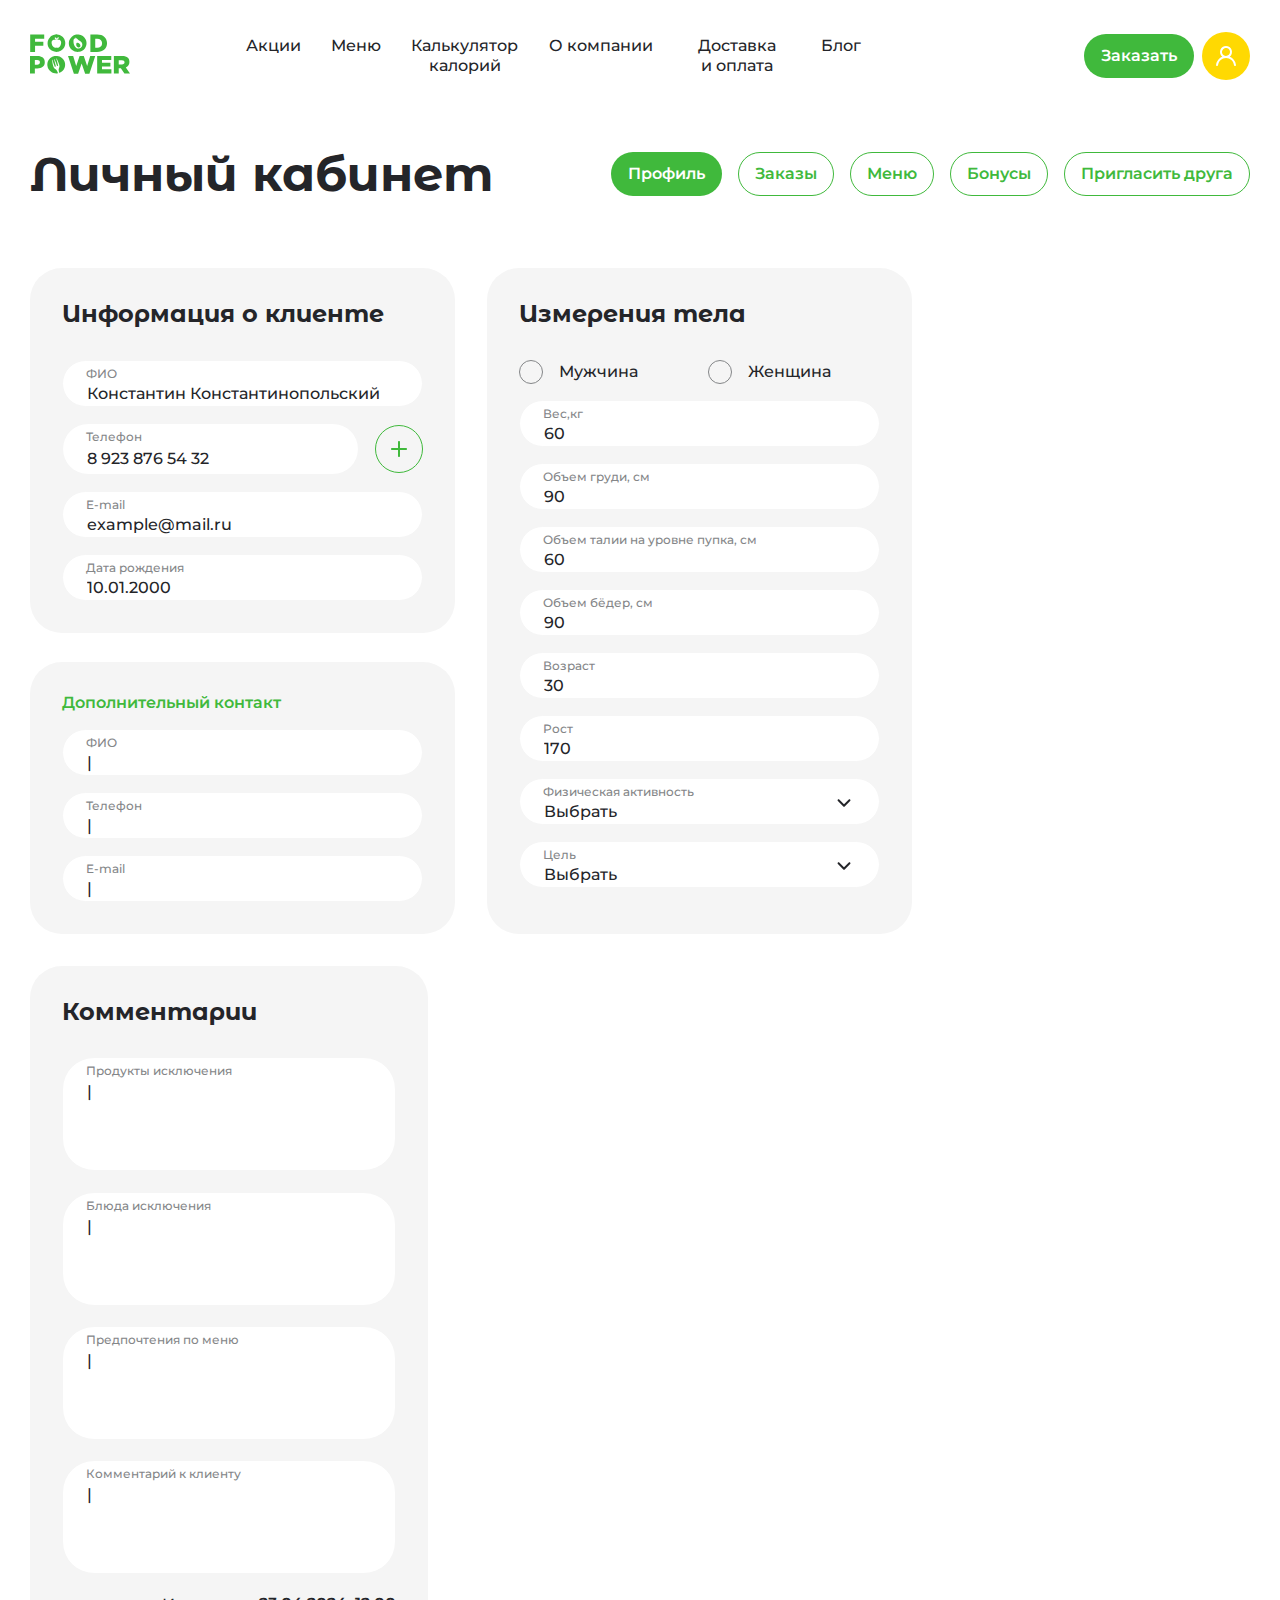
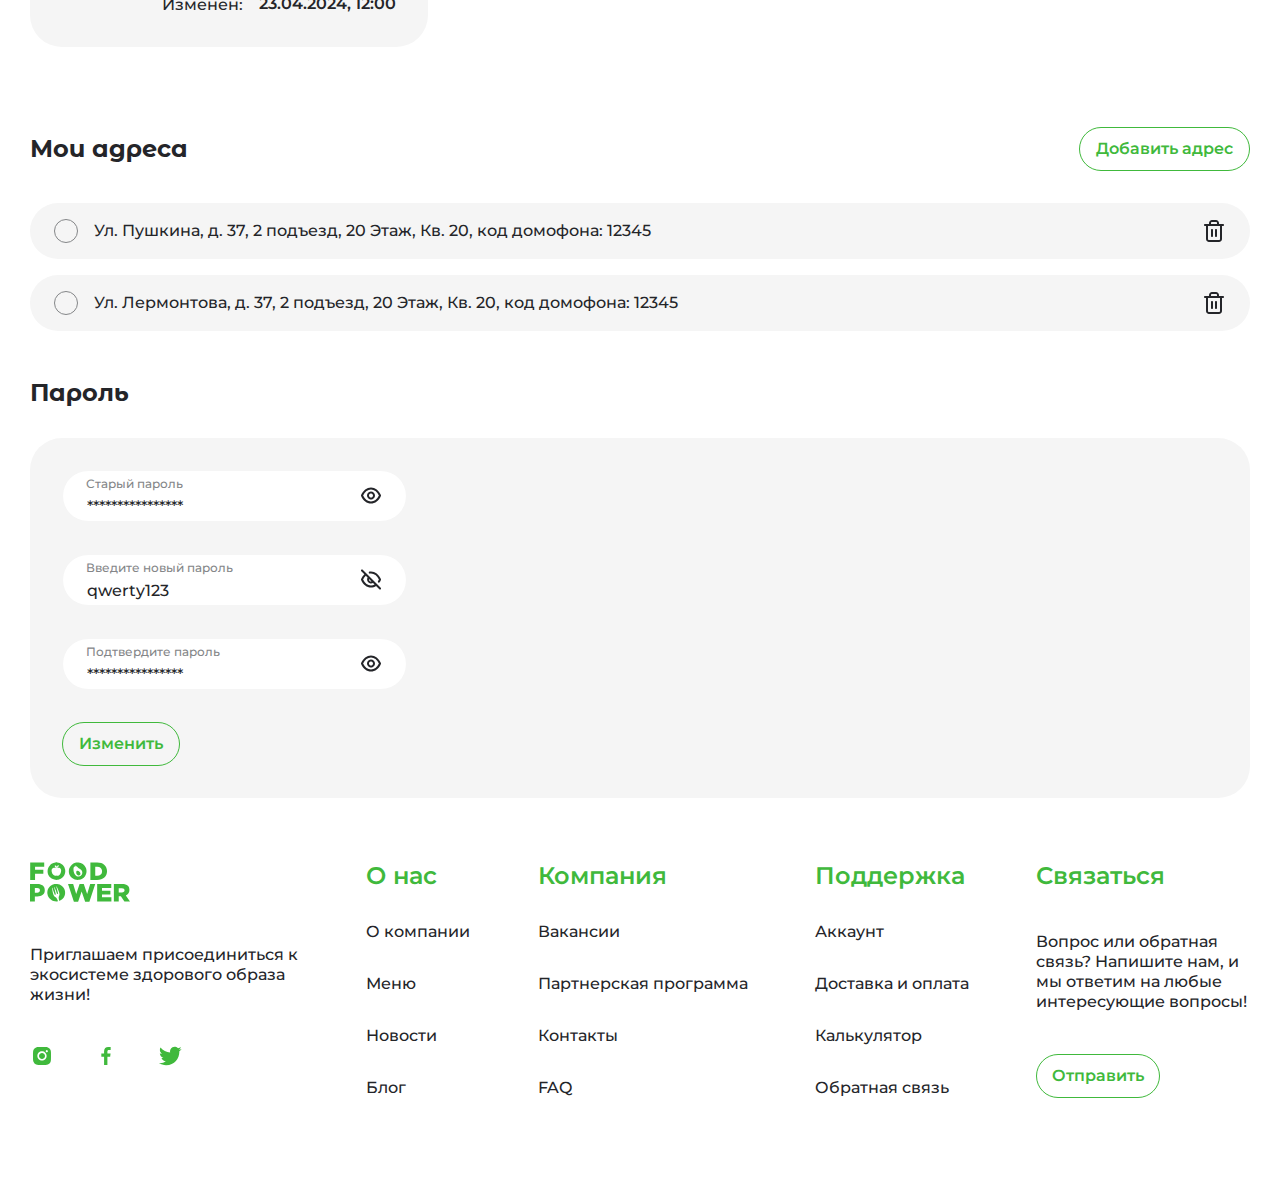
<file: account.html>
<!DOCTYPE html>
<html lang="en">
<head>
    <meta charset="UTF-8">
    <meta name="viewport" content="width=device-width, initial-scale=1.0">

    <link rel="stylesheet" href="css/normalize.min.css">
    <link rel="stylesheet" href="css/style.css">
    <link rel="stylesheet" href="css/media.css">

    <title>Личный кабинет</title>
</head>
<body>
    <div class="wrapper">

        <header class="header mt-32">
            <a href="index.html" class="logo header__logo">
                <img src="img/logo.svg" alt="Logo">
            </a>
            <nav class="header__nav">
                <a href="promo.html" class="medium__text header__link">Акции</a>
                <a href="#" class="medium__text header__link">Меню</a>
                <a href="calculator.html" class="medium__text header__link">Калькулятор калорий</a>
                <a href="about.html" class="medium__text header__link">О компании</a>
                <a href="delivery.html" class="medium__text header__link">Доставка и&nbspоплата</a>
                <a href="blog.html" class="medium__text header__link">Блог</a>
            </nav>
            <a href="#" class="stroke__button button__text feedback__button">Оставить отзыв</a>
            <div class="header__select_wrapper">
                <button class="medium__text header__select">
                    <svg width="16" height="16" viewBox="0 0 16 16" fill="none" xmlns="http://www.w3.org/2000/svg">
                        <path fill-rule="evenodd" clip-rule="evenodd" d="M8.36484 1.37144C6.96378 1.37144 5.6201 1.9297 4.6294 2.9234C3.6387 3.91711 3.08213 5.26487 3.08213 6.67018C3.08213 8.72185 4.41357 10.7157 5.87796 12.2662C6.59618 13.0266 7.31671 13.6492 7.85846 14.0819C8.05424 14.2382 8.22595 14.3692 8.36484 14.4724C8.50373 14.3692 8.67544 14.2382 8.87123 14.0819C9.41297 13.6492 10.1335 13.0266 10.8517 12.2662C12.3161 10.7157 13.6476 8.72185 13.6476 6.67018C13.6476 5.26487 13.091 3.91711 12.1003 2.9234C11.1096 1.9297 9.76591 1.37144 8.36484 1.37144ZM8.36484 15.3144C7.98563 15.885 7.98545 15.8848 7.98526 15.8847L7.98334 15.8834L7.97888 15.8804L7.96361 15.8701C7.95065 15.8612 7.93219 15.8486 7.90859 15.8322C7.8614 15.7994 7.79363 15.7517 7.70821 15.6898C7.53744 15.5661 7.29575 15.3856 7.00674 15.1547C6.4298 14.6939 5.65875 14.0282 4.88537 13.2094C3.36659 11.6013 1.71484 9.27309 1.71484 6.67018C1.71484 4.90114 2.41547 3.20455 3.66258 1.95365C4.9097 0.702749 6.60115 0 8.36484 0C10.1285 0 11.82 0.702749 13.0671 1.95365C14.3142 3.20455 15.0148 4.90114 15.0148 6.67018C15.0148 9.27309 13.3631 11.6013 11.8443 13.2094C11.0709 14.0282 10.2999 14.6939 9.72295 15.1547C9.43393 15.3856 9.19224 15.5661 9.02148 15.6898C8.93606 15.7517 8.86829 15.7994 8.82109 15.8322C8.79749 15.8486 8.77903 15.8612 8.76607 15.8701L8.75081 15.8804L8.74635 15.8834L8.74493 15.8844C8.74474 15.8845 8.74406 15.885 8.36484 15.3144ZM8.36484 15.3144L8.74406 15.885C8.51443 16.0385 8.21489 16.0383 7.98526 15.8847L8.36484 15.3144ZM8.36484 5.36108C7.64403 5.36108 7.0597 5.94718 7.0597 6.67018C7.0597 7.39318 7.64403 7.97928 8.36484 7.97928C9.08565 7.97928 9.66998 7.39318 9.66998 6.67018C9.66998 5.94718 9.08565 5.36108 8.36484 5.36108ZM5.69241 6.67018C5.69241 5.18976 6.8889 3.98964 8.36484 3.98964C9.84079 3.98964 11.0373 5.18976 11.0373 6.67018C11.0373 8.1506 9.84079 9.35072 8.36484 9.35072C6.8889 9.35072 5.69241 8.1506 5.69241 6.67018Z" fill="#40B93C"/>
                    </svg>
                    Ярославль
                    <svg width="16" height="16" viewBox="0 0 16 16" fill="none" xmlns="http://www.w3.org/2000/svg">
                        <path d="M8.50196 10.367L12.2686 6.59365C12.3311 6.53168 12.3807 6.45794 12.4145 6.3767C12.4484 6.29547 12.4658 6.20833 12.4658 6.12032C12.4658 6.03231 12.4484 5.94517 12.4145 5.86394C12.3807 5.7827 12.3311 5.70896 12.2686 5.64699C12.1437 5.52282 11.9747 5.45313 11.7986 5.45313C11.6225 5.45313 11.4535 5.52282 11.3286 5.64699L7.99529 8.94699L4.69529 5.64699C4.57038 5.52282 4.40141 5.45313 4.22529 5.45313C4.04917 5.45313 3.8802 5.52282 3.75529 5.64699C3.6923 5.70873 3.64218 5.78236 3.60785 5.86361C3.57352 5.94486 3.55566 6.03212 3.55529 6.12032C3.55566 6.20852 3.57352 6.29578 3.60785 6.37703C3.64218 6.45828 3.6923 6.53191 3.75529 6.59365L7.52195 10.367C7.58438 10.4347 7.66015 10.4887 7.74448 10.5256C7.82882 10.5625 7.91989 10.5816 8.01196 10.5816C8.10402 10.5816 8.19509 10.5625 8.27943 10.5256C8.36376 10.4887 8.43953 10.4347 8.50196 10.367V10.367Z" fill="#40B93C"/>
                    </svg>
                </button>
                <div class="select__selectors_wrapper">
                    <ul class="select__selectors">
                        <li class="selector__item medium__text">
                            <svg class="selector__img" width="16" height="16" viewBox="0 0 16 16" fill="none" xmlns="http://www.w3.org/2000/svg">
                                <path fill-rule="evenodd" clip-rule="evenodd" d="M8.36484 1.37144C6.96378 1.37144 5.6201 1.9297 4.6294 2.9234C3.6387 3.91711 3.08213 5.26487 3.08213 6.67018C3.08213 8.72185 4.41357 10.7157 5.87796 12.2662C6.59618 13.0266 7.31671 13.6492 7.85846 14.0819C8.05424 14.2382 8.22595 14.3692 8.36484 14.4724C8.50373 14.3692 8.67544 14.2382 8.87123 14.0819C9.41297 13.6492 10.1335 13.0266 10.8517 12.2662C12.3161 10.7157 13.6476 8.72185 13.6476 6.67018C13.6476 5.26487 13.091 3.91711 12.1003 2.9234C11.1096 1.9297 9.76591 1.37144 8.36484 1.37144ZM8.36484 15.3144C7.98563 15.885 7.98545 15.8848 7.98526 15.8847L7.98334 15.8834L7.97888 15.8804L7.96361 15.8701C7.95065 15.8612 7.93219 15.8486 7.90859 15.8322C7.8614 15.7994 7.79363 15.7517 7.70821 15.6898C7.53744 15.5661 7.29575 15.3856 7.00674 15.1547C6.4298 14.6939 5.65875 14.0282 4.88537 13.2094C3.36659 11.6013 1.71484 9.27309 1.71484 6.67018C1.71484 4.90114 2.41547 3.20455 3.66258 1.95365C4.9097 0.702749 6.60115 0 8.36484 0C10.1285 0 11.82 0.702749 13.0671 1.95365C14.3142 3.20455 15.0148 4.90114 15.0148 6.67018C15.0148 9.27309 13.3631 11.6013 11.8443 13.2094C11.0709 14.0282 10.2999 14.6939 9.72295 15.1547C9.43393 15.3856 9.19224 15.5661 9.02148 15.6898C8.93606 15.7517 8.86829 15.7994 8.82109 15.8322C8.79749 15.8486 8.77903 15.8612 8.76607 15.8701L8.75081 15.8804L8.74635 15.8834L8.74493 15.8844C8.74474 15.8845 8.74406 15.885 8.36484 15.3144ZM8.36484 15.3144L8.74406 15.885C8.51443 16.0385 8.21489 16.0383 7.98526 15.8847L8.36484 15.3144ZM8.36484 5.36108C7.64403 5.36108 7.0597 5.94718 7.0597 6.67018C7.0597 7.39318 7.64403 7.97928 8.36484 7.97928C9.08565 7.97928 9.66998 7.39318 9.66998 6.67018C9.66998 5.94718 9.08565 5.36108 8.36484 5.36108ZM5.69241 6.67018C5.69241 5.18976 6.8889 3.98964 8.36484 3.98964C9.84079 3.98964 11.0373 5.18976 11.0373 6.67018C11.0373 8.1506 9.84079 9.35072 8.36484 9.35072C6.8889 9.35072 5.69241 8.1506 5.69241 6.67018Z" fill="#242529"/>
                            </svg>Ярославль</li>
                        <li class="selector__item medium__text"><svg class="selector__img" width="16" height="16" viewBox="0 0 16 16" fill="none" xmlns="http://www.w3.org/2000/svg">
                            <path fill-rule="evenodd" clip-rule="evenodd" d="M8.36484 1.37144C6.96378 1.37144 5.6201 1.9297 4.6294 2.9234C3.6387 3.91711 3.08213 5.26487 3.08213 6.67018C3.08213 8.72185 4.41357 10.7157 5.87796 12.2662C6.59618 13.0266 7.31671 13.6492 7.85846 14.0819C8.05424 14.2382 8.22595 14.3692 8.36484 14.4724C8.50373 14.3692 8.67544 14.2382 8.87123 14.0819C9.41297 13.6492 10.1335 13.0266 10.8517 12.2662C12.3161 10.7157 13.6476 8.72185 13.6476 6.67018C13.6476 5.26487 13.091 3.91711 12.1003 2.9234C11.1096 1.9297 9.76591 1.37144 8.36484 1.37144ZM8.36484 15.3144C7.98563 15.885 7.98545 15.8848 7.98526 15.8847L7.98334 15.8834L7.97888 15.8804L7.96361 15.8701C7.95065 15.8612 7.93219 15.8486 7.90859 15.8322C7.8614 15.7994 7.79363 15.7517 7.70821 15.6898C7.53744 15.5661 7.29575 15.3856 7.00674 15.1547C6.4298 14.6939 5.65875 14.0282 4.88537 13.2094C3.36659 11.6013 1.71484 9.27309 1.71484 6.67018C1.71484 4.90114 2.41547 3.20455 3.66258 1.95365C4.9097 0.702749 6.60115 0 8.36484 0C10.1285 0 11.82 0.702749 13.0671 1.95365C14.3142 3.20455 15.0148 4.90114 15.0148 6.67018C15.0148 9.27309 13.3631 11.6013 11.8443 13.2094C11.0709 14.0282 10.2999 14.6939 9.72295 15.1547C9.43393 15.3856 9.19224 15.5661 9.02148 15.6898C8.93606 15.7517 8.86829 15.7994 8.82109 15.8322C8.79749 15.8486 8.77903 15.8612 8.76607 15.8701L8.75081 15.8804L8.74635 15.8834L8.74493 15.8844C8.74474 15.8845 8.74406 15.885 8.36484 15.3144ZM8.36484 15.3144L8.74406 15.885C8.51443 16.0385 8.21489 16.0383 7.98526 15.8847L8.36484 15.3144ZM8.36484 5.36108C7.64403 5.36108 7.0597 5.94718 7.0597 6.67018C7.0597 7.39318 7.64403 7.97928 8.36484 7.97928C9.08565 7.97928 9.66998 7.39318 9.66998 6.67018C9.66998 5.94718 9.08565 5.36108 8.36484 5.36108ZM5.69241 6.67018C5.69241 5.18976 6.8889 3.98964 8.36484 3.98964C9.84079 3.98964 11.0373 5.18976 11.0373 6.67018C11.0373 8.1506 9.84079 9.35072 8.36484 9.35072C6.8889 9.35072 5.69241 8.1506 5.69241 6.67018Z" fill="#242529"/>
                        </svg>Иваново</li>
                        <li class="selector__item medium__text"><svg class="selector__img" width="16" height="16" viewBox="0 0 16 16" fill="none" xmlns="http://www.w3.org/2000/svg">
                            <path fill-rule="evenodd" clip-rule="evenodd" d="M8.36484 1.37144C6.96378 1.37144 5.6201 1.9297 4.6294 2.9234C3.6387 3.91711 3.08213 5.26487 3.08213 6.67018C3.08213 8.72185 4.41357 10.7157 5.87796 12.2662C6.59618 13.0266 7.31671 13.6492 7.85846 14.0819C8.05424 14.2382 8.22595 14.3692 8.36484 14.4724C8.50373 14.3692 8.67544 14.2382 8.87123 14.0819C9.41297 13.6492 10.1335 13.0266 10.8517 12.2662C12.3161 10.7157 13.6476 8.72185 13.6476 6.67018C13.6476 5.26487 13.091 3.91711 12.1003 2.9234C11.1096 1.9297 9.76591 1.37144 8.36484 1.37144ZM8.36484 15.3144C7.98563 15.885 7.98545 15.8848 7.98526 15.8847L7.98334 15.8834L7.97888 15.8804L7.96361 15.8701C7.95065 15.8612 7.93219 15.8486 7.90859 15.8322C7.8614 15.7994 7.79363 15.7517 7.70821 15.6898C7.53744 15.5661 7.29575 15.3856 7.00674 15.1547C6.4298 14.6939 5.65875 14.0282 4.88537 13.2094C3.36659 11.6013 1.71484 9.27309 1.71484 6.67018C1.71484 4.90114 2.41547 3.20455 3.66258 1.95365C4.9097 0.702749 6.60115 0 8.36484 0C10.1285 0 11.82 0.702749 13.0671 1.95365C14.3142 3.20455 15.0148 4.90114 15.0148 6.67018C15.0148 9.27309 13.3631 11.6013 11.8443 13.2094C11.0709 14.0282 10.2999 14.6939 9.72295 15.1547C9.43393 15.3856 9.19224 15.5661 9.02148 15.6898C8.93606 15.7517 8.86829 15.7994 8.82109 15.8322C8.79749 15.8486 8.77903 15.8612 8.76607 15.8701L8.75081 15.8804L8.74635 15.8834L8.74493 15.8844C8.74474 15.8845 8.74406 15.885 8.36484 15.3144ZM8.36484 15.3144L8.74406 15.885C8.51443 16.0385 8.21489 16.0383 7.98526 15.8847L8.36484 15.3144ZM8.36484 5.36108C7.64403 5.36108 7.0597 5.94718 7.0597 6.67018C7.0597 7.39318 7.64403 7.97928 8.36484 7.97928C9.08565 7.97928 9.66998 7.39318 9.66998 6.67018C9.66998 5.94718 9.08565 5.36108 8.36484 5.36108ZM5.69241 6.67018C5.69241 5.18976 6.8889 3.98964 8.36484 3.98964C9.84079 3.98964 11.0373 5.18976 11.0373 6.67018C11.0373 8.1506 9.84079 9.35072 8.36484 9.35072C6.8889 9.35072 5.69241 8.1506 5.69241 6.67018Z" fill="#242529"/>
                        </svg>Шуя</li>
                    </ul>
                </div>
            </div>
            <button class="button button__text order__button">Заказать</button>
            <button class="account__button">
                <svg width="24" height="24" viewBox="0 0 24 24" fill="none" xmlns="http://www.w3.org/2000/svg">
                    <path d="M15.71 12.7096C16.6904 11.9383 17.406 10.8806 17.7572 9.68358C18.1085 8.4866 18.0779 7.2099 17.6698 6.0311C17.2617 4.85231 16.4963 3.83003 15.4801 3.10649C14.4639 2.38296 13.2474 1.99414 12 1.99414C10.7525 1.99414 9.53611 2.38296 8.51993 3.10649C7.50374 3.83003 6.73834 4.85231 6.33021 6.0311C5.92208 7.2099 5.89151 8.4866 6.24276 9.68358C6.59401 10.8806 7.3096 11.9383 8.29 12.7096C6.61007 13.3827 5.14428 14.499 4.04889 15.9396C2.95349 17.3801 2.26956 19.0909 2.07 20.8896C2.05555 21.021 2.06711 21.1538 2.10402 21.2807C2.14093 21.4075 2.20246 21.5259 2.28511 21.629C2.45202 21.8371 2.69478 21.9705 2.96 21.9996C3.22521 22.0288 3.49116 21.9514 3.69932 21.7845C3.90749 21.6176 4.04082 21.3749 4.07 21.1096C4.28958 19.1548 5.22168 17.3494 6.68822 16.0384C8.15475 14.7274 10.0529 14.0027 12.02 14.0027C13.9871 14.0027 15.8852 14.7274 17.3518 16.0384C18.8183 17.3494 19.7504 19.1548 19.97 21.1096C19.9972 21.3554 20.1144 21.5823 20.2991 21.7467C20.4838 21.911 20.7228 22.0011 20.97 21.9996H21.08C21.3421 21.9695 21.5817 21.8369 21.7466 21.6309C21.9114 21.4248 21.9881 21.162 21.96 20.8996C21.7595 19.0958 21.0719 17.3806 19.9708 15.9378C18.8698 14.4951 17.3969 13.3791 15.71 12.7096ZM12 11.9996C11.2089 11.9996 10.4355 11.765 9.77772 11.3255C9.11992 10.886 8.60723 10.2613 8.30448 9.53037C8.00173 8.79947 7.92251 7.9952 8.07686 7.21928C8.2312 6.44335 8.61216 5.73062 9.17157 5.17121C9.73098 4.6118 10.4437 4.23084 11.2196 4.0765C11.9956 3.92215 12.7998 4.00137 13.5307 4.30412C14.2616 4.60687 14.8863 5.11956 15.3259 5.77736C15.7654 6.43515 16 7.20851 16 7.99964C16 9.0605 15.5786 10.0779 14.8284 10.8281C14.0783 11.5782 13.0609 11.9996 12 11.9996Z" fill="white"/>
                </svg> 
            </button>
            <button class="burger-button icon__button">
                <svg xmlns="http://www.w3.org/2000/svg"  viewBox="0 0 72 72" width="32px" height="32px">
                    <path d="M56 48c2.209 0 4 1.791 4 4 0 2.209-1.791 4-4 4-1.202 0-38.798 0-40 0-2.209 0-4-1.791-4-4 0-2.209 1.791-4 4-4C17.202 48 54.798 48 56 48zM56 32c2.209 0 4 1.791 4 4 0 2.209-1.791 4-4 4-1.202 0-38.798 0-40 0-2.209 0-4-1.791-4-4 0-2.209 1.791-4 4-4C17.202 32 54.798 32 56 32zM56 16c2.209 0 4 1.791 4 4 0 2.209-1.791 4-4 4-1.202 0-38.798 0-40 0-2.209 0-4-1.791-4-4 0-2.209 1.791-4 4-4C17.202 16 54.798 16 56 16z"/>
                </svg>
            </button>
            <div class="burger-menu">
                <button class="burger-close icon__button">
                    <svg width="40" height="40" viewBox="0 0 24 24" fill="none" xmlns="http://www.w3.org/2000/svg">
                        <path fill-rule="evenodd" clip-rule="evenodd" d="M8.70708 7.29243C8.51848 7.11027 8.26588 7.00948 8.00368 7.01176C7.74148 7.01403 7.49067 7.1192 7.30526 7.30461C7.11985 7.49002 7.01469 7.74083 7.01241 8.00303C7.01013 8.26523 7.11092 8.51783 7.29308 8.70643L10.5861 11.9994L7.29308 15.2924C7.19757 15.3847 7.12139 15.495 7.06898 15.617C7.01657 15.739 6.98898 15.8703 6.98783 16.003C6.98668 16.1358 7.01198 16.2675 7.06226 16.3904C7.11254 16.5133 7.18679 16.6249 7.28069 16.7188C7.37458 16.8127 7.48623 16.887 7.60913 16.9373C7.73202 16.9875 7.8637 17.0128 7.99648 17.0117C8.12926 17.0105 8.26048 16.9829 8.38249 16.9305C8.50449 16.8781 8.61483 16.8019 8.70708 16.7064L12.0001 13.4134L15.2931 16.7064C15.4817 16.8886 15.7343 16.9894 15.9965 16.9871C16.2587 16.9848 16.5095 16.8797 16.6949 16.6942C16.8803 16.5088 16.9855 16.258 16.9878 15.9958C16.99 15.7336 16.8892 15.481 16.7071 15.2924L13.4141 11.9994L16.7071 8.70643C16.8892 8.51783 16.99 8.26523 16.9878 8.00303C16.9855 7.74083 16.8803 7.49002 16.6949 7.30461C16.5095 7.1192 16.2587 7.01403 15.9965 7.01176C15.7343 7.00948 15.4817 7.11027 15.2931 7.29243L12.0001 10.5854L8.70708 7.29243Z" fill="#FFFFFF"/>
                    </svg>                        
                </button>
                <div class="burger-flex">
                    <button class="button button__text order__button mobile">Заказать</button>
                    <button class="account__button mobile">
                        <svg width="24" height="24" viewBox="0 0 24 24" fill="none" xmlns="http://www.w3.org/2000/svg">
                            <path d="M15.71 12.7096C16.6904 11.9383 17.406 10.8806 17.7572 9.68358C18.1085 8.4866 18.0779 7.2099 17.6698 6.0311C17.2617 4.85231 16.4963 3.83003 15.4801 3.10649C14.4639 2.38296 13.2474 1.99414 12 1.99414C10.7525 1.99414 9.53611 2.38296 8.51993 3.10649C7.50374 3.83003 6.73834 4.85231 6.33021 6.0311C5.92208 7.2099 5.89151 8.4866 6.24276 9.68358C6.59401 10.8806 7.3096 11.9383 8.29 12.7096C6.61007 13.3827 5.14428 14.499 4.04889 15.9396C2.95349 17.3801 2.26956 19.0909 2.07 20.8896C2.05555 21.021 2.06711 21.1538 2.10402 21.2807C2.14093 21.4075 2.20246 21.5259 2.28511 21.629C2.45202 21.8371 2.69478 21.9705 2.96 21.9996C3.22521 22.0288 3.49116 21.9514 3.69932 21.7845C3.90749 21.6176 4.04082 21.3749 4.07 21.1096C4.28958 19.1548 5.22168 17.3494 6.68822 16.0384C8.15475 14.7274 10.0529 14.0027 12.02 14.0027C13.9871 14.0027 15.8852 14.7274 17.3518 16.0384C18.8183 17.3494 19.7504 19.1548 19.97 21.1096C19.9972 21.3554 20.1144 21.5823 20.2991 21.7467C20.4838 21.911 20.7228 22.0011 20.97 21.9996H21.08C21.3421 21.9695 21.5817 21.8369 21.7466 21.6309C21.9114 21.4248 21.9881 21.162 21.96 20.8996C21.7595 19.0958 21.0719 17.3806 19.9708 15.9378C18.8698 14.4951 17.3969 13.3791 15.71 12.7096ZM12 11.9996C11.2089 11.9996 10.4355 11.765 9.77772 11.3255C9.11992 10.886 8.60723 10.2613 8.30448 9.53037C8.00173 8.79947 7.92251 7.9952 8.07686 7.21928C8.2312 6.44335 8.61216 5.73062 9.17157 5.17121C9.73098 4.6118 10.4437 4.23084 11.2196 4.0765C11.9956 3.92215 12.7998 4.00137 13.5307 4.30412C14.2616 4.60687 14.8863 5.11956 15.3259 5.77736C15.7654 6.43515 16 7.20851 16 7.99964C16 9.0605 15.5786 10.0779 14.8284 10.8281C14.0783 11.5782 13.0609 11.9996 12 11.9996Z" fill="white"/>
                        </svg> 
                    </button>
                </div>
                <div class="burger-nav">
                    <a href="promo.html" class="medium__text header__link">Акции</a>
                    <a href="#" class="medium__text header__link">Меню</a>
                    <a href="calculator.html" class="medium__text header__link">Калькулятор калорий</a>
                    <a href="about.html" class="medium__text header__link">О компании</a>
                    <a href="delivery.html" class="medium__text header__link">Доставка и&nbspоплата</a>
                    <a href="blog.html" class="medium__text header__link">Блог</a>
                </div>
                <div class="header__select_wrapper mobile">
                    <button class="medium__text header__select">
                        <svg width="16" height="16" viewBox="0 0 16 16" fill="none" xmlns="http://www.w3.org/2000/svg">
                            <path fill-rule="evenodd" clip-rule="evenodd" d="M8.36484 1.37144C6.96378 1.37144 5.6201 1.9297 4.6294 2.9234C3.6387 3.91711 3.08213 5.26487 3.08213 6.67018C3.08213 8.72185 4.41357 10.7157 5.87796 12.2662C6.59618 13.0266 7.31671 13.6492 7.85846 14.0819C8.05424 14.2382 8.22595 14.3692 8.36484 14.4724C8.50373 14.3692 8.67544 14.2382 8.87123 14.0819C9.41297 13.6492 10.1335 13.0266 10.8517 12.2662C12.3161 10.7157 13.6476 8.72185 13.6476 6.67018C13.6476 5.26487 13.091 3.91711 12.1003 2.9234C11.1096 1.9297 9.76591 1.37144 8.36484 1.37144ZM8.36484 15.3144C7.98563 15.885 7.98545 15.8848 7.98526 15.8847L7.98334 15.8834L7.97888 15.8804L7.96361 15.8701C7.95065 15.8612 7.93219 15.8486 7.90859 15.8322C7.8614 15.7994 7.79363 15.7517 7.70821 15.6898C7.53744 15.5661 7.29575 15.3856 7.00674 15.1547C6.4298 14.6939 5.65875 14.0282 4.88537 13.2094C3.36659 11.6013 1.71484 9.27309 1.71484 6.67018C1.71484 4.90114 2.41547 3.20455 3.66258 1.95365C4.9097 0.702749 6.60115 0 8.36484 0C10.1285 0 11.82 0.702749 13.0671 1.95365C14.3142 3.20455 15.0148 4.90114 15.0148 6.67018C15.0148 9.27309 13.3631 11.6013 11.8443 13.2094C11.0709 14.0282 10.2999 14.6939 9.72295 15.1547C9.43393 15.3856 9.19224 15.5661 9.02148 15.6898C8.93606 15.7517 8.86829 15.7994 8.82109 15.8322C8.79749 15.8486 8.77903 15.8612 8.76607 15.8701L8.75081 15.8804L8.74635 15.8834L8.74493 15.8844C8.74474 15.8845 8.74406 15.885 8.36484 15.3144ZM8.36484 15.3144L8.74406 15.885C8.51443 16.0385 8.21489 16.0383 7.98526 15.8847L8.36484 15.3144ZM8.36484 5.36108C7.64403 5.36108 7.0597 5.94718 7.0597 6.67018C7.0597 7.39318 7.64403 7.97928 8.36484 7.97928C9.08565 7.97928 9.66998 7.39318 9.66998 6.67018C9.66998 5.94718 9.08565 5.36108 8.36484 5.36108ZM5.69241 6.67018C5.69241 5.18976 6.8889 3.98964 8.36484 3.98964C9.84079 3.98964 11.0373 5.18976 11.0373 6.67018C11.0373 8.1506 9.84079 9.35072 8.36484 9.35072C6.8889 9.35072 5.69241 8.1506 5.69241 6.67018Z" fill="#40B93C"/>
                        </svg>
                        Ярославль
                        <svg width="16" height="16" viewBox="0 0 16 16" fill="none" xmlns="http://www.w3.org/2000/svg">
                            <path d="M8.50196 10.367L12.2686 6.59365C12.3311 6.53168 12.3807 6.45794 12.4145 6.3767C12.4484 6.29547 12.4658 6.20833 12.4658 6.12032C12.4658 6.03231 12.4484 5.94517 12.4145 5.86394C12.3807 5.7827 12.3311 5.70896 12.2686 5.64699C12.1437 5.52282 11.9747 5.45313 11.7986 5.45313C11.6225 5.45313 11.4535 5.52282 11.3286 5.64699L7.99529 8.94699L4.69529 5.64699C4.57038 5.52282 4.40141 5.45313 4.22529 5.45313C4.04917 5.45313 3.8802 5.52282 3.75529 5.64699C3.6923 5.70873 3.64218 5.78236 3.60785 5.86361C3.57352 5.94486 3.55566 6.03212 3.55529 6.12032C3.55566 6.20852 3.57352 6.29578 3.60785 6.37703C3.64218 6.45828 3.6923 6.53191 3.75529 6.59365L7.52195 10.367C7.58438 10.4347 7.66015 10.4887 7.74448 10.5256C7.82882 10.5625 7.91989 10.5816 8.01196 10.5816C8.10402 10.5816 8.19509 10.5625 8.27943 10.5256C8.36376 10.4887 8.43953 10.4347 8.50196 10.367V10.367Z" fill="#40B93C"/>
                        </svg>
                    </button>
                    <div class="select__selectors_wrapper">
                        <ul class="select__selectors">
                            <li class="selector__item medium__text">
                                <svg class="selector__img" width="16" height="16" viewBox="0 0 16 16" fill="none" xmlns="http://www.w3.org/2000/svg">
                                    <path fill-rule="evenodd" clip-rule="evenodd" d="M8.36484 1.37144C6.96378 1.37144 5.6201 1.9297 4.6294 2.9234C3.6387 3.91711 3.08213 5.26487 3.08213 6.67018C3.08213 8.72185 4.41357 10.7157 5.87796 12.2662C6.59618 13.0266 7.31671 13.6492 7.85846 14.0819C8.05424 14.2382 8.22595 14.3692 8.36484 14.4724C8.50373 14.3692 8.67544 14.2382 8.87123 14.0819C9.41297 13.6492 10.1335 13.0266 10.8517 12.2662C12.3161 10.7157 13.6476 8.72185 13.6476 6.67018C13.6476 5.26487 13.091 3.91711 12.1003 2.9234C11.1096 1.9297 9.76591 1.37144 8.36484 1.37144ZM8.36484 15.3144C7.98563 15.885 7.98545 15.8848 7.98526 15.8847L7.98334 15.8834L7.97888 15.8804L7.96361 15.8701C7.95065 15.8612 7.93219 15.8486 7.90859 15.8322C7.8614 15.7994 7.79363 15.7517 7.70821 15.6898C7.53744 15.5661 7.29575 15.3856 7.00674 15.1547C6.4298 14.6939 5.65875 14.0282 4.88537 13.2094C3.36659 11.6013 1.71484 9.27309 1.71484 6.67018C1.71484 4.90114 2.41547 3.20455 3.66258 1.95365C4.9097 0.702749 6.60115 0 8.36484 0C10.1285 0 11.82 0.702749 13.0671 1.95365C14.3142 3.20455 15.0148 4.90114 15.0148 6.67018C15.0148 9.27309 13.3631 11.6013 11.8443 13.2094C11.0709 14.0282 10.2999 14.6939 9.72295 15.1547C9.43393 15.3856 9.19224 15.5661 9.02148 15.6898C8.93606 15.7517 8.86829 15.7994 8.82109 15.8322C8.79749 15.8486 8.77903 15.8612 8.76607 15.8701L8.75081 15.8804L8.74635 15.8834L8.74493 15.8844C8.74474 15.8845 8.74406 15.885 8.36484 15.3144ZM8.36484 15.3144L8.74406 15.885C8.51443 16.0385 8.21489 16.0383 7.98526 15.8847L8.36484 15.3144ZM8.36484 5.36108C7.64403 5.36108 7.0597 5.94718 7.0597 6.67018C7.0597 7.39318 7.64403 7.97928 8.36484 7.97928C9.08565 7.97928 9.66998 7.39318 9.66998 6.67018C9.66998 5.94718 9.08565 5.36108 8.36484 5.36108ZM5.69241 6.67018C5.69241 5.18976 6.8889 3.98964 8.36484 3.98964C9.84079 3.98964 11.0373 5.18976 11.0373 6.67018C11.0373 8.1506 9.84079 9.35072 8.36484 9.35072C6.8889 9.35072 5.69241 8.1506 5.69241 6.67018Z" fill="#242529"/>
                                </svg>Ярославль</li>
                            <li class="selector__item medium__text"><svg class="selector__img" width="16" height="16" viewBox="0 0 16 16" fill="none" xmlns="http://www.w3.org/2000/svg">
                                <path fill-rule="evenodd" clip-rule="evenodd" d="M8.36484 1.37144C6.96378 1.37144 5.6201 1.9297 4.6294 2.9234C3.6387 3.91711 3.08213 5.26487 3.08213 6.67018C3.08213 8.72185 4.41357 10.7157 5.87796 12.2662C6.59618 13.0266 7.31671 13.6492 7.85846 14.0819C8.05424 14.2382 8.22595 14.3692 8.36484 14.4724C8.50373 14.3692 8.67544 14.2382 8.87123 14.0819C9.41297 13.6492 10.1335 13.0266 10.8517 12.2662C12.3161 10.7157 13.6476 8.72185 13.6476 6.67018C13.6476 5.26487 13.091 3.91711 12.1003 2.9234C11.1096 1.9297 9.76591 1.37144 8.36484 1.37144ZM8.36484 15.3144C7.98563 15.885 7.98545 15.8848 7.98526 15.8847L7.98334 15.8834L7.97888 15.8804L7.96361 15.8701C7.95065 15.8612 7.93219 15.8486 7.90859 15.8322C7.8614 15.7994 7.79363 15.7517 7.70821 15.6898C7.53744 15.5661 7.29575 15.3856 7.00674 15.1547C6.4298 14.6939 5.65875 14.0282 4.88537 13.2094C3.36659 11.6013 1.71484 9.27309 1.71484 6.67018C1.71484 4.90114 2.41547 3.20455 3.66258 1.95365C4.9097 0.702749 6.60115 0 8.36484 0C10.1285 0 11.82 0.702749 13.0671 1.95365C14.3142 3.20455 15.0148 4.90114 15.0148 6.67018C15.0148 9.27309 13.3631 11.6013 11.8443 13.2094C11.0709 14.0282 10.2999 14.6939 9.72295 15.1547C9.43393 15.3856 9.19224 15.5661 9.02148 15.6898C8.93606 15.7517 8.86829 15.7994 8.82109 15.8322C8.79749 15.8486 8.77903 15.8612 8.76607 15.8701L8.75081 15.8804L8.74635 15.8834L8.74493 15.8844C8.74474 15.8845 8.74406 15.885 8.36484 15.3144ZM8.36484 15.3144L8.74406 15.885C8.51443 16.0385 8.21489 16.0383 7.98526 15.8847L8.36484 15.3144ZM8.36484 5.36108C7.64403 5.36108 7.0597 5.94718 7.0597 6.67018C7.0597 7.39318 7.64403 7.97928 8.36484 7.97928C9.08565 7.97928 9.66998 7.39318 9.66998 6.67018C9.66998 5.94718 9.08565 5.36108 8.36484 5.36108ZM5.69241 6.67018C5.69241 5.18976 6.8889 3.98964 8.36484 3.98964C9.84079 3.98964 11.0373 5.18976 11.0373 6.67018C11.0373 8.1506 9.84079 9.35072 8.36484 9.35072C6.8889 9.35072 5.69241 8.1506 5.69241 6.67018Z" fill="#242529"/>
                            </svg>Иваново</li>
                            <li class="selector__item medium__text"><svg class="selector__img" width="16" height="16" viewBox="0 0 16 16" fill="none" xmlns="http://www.w3.org/2000/svg">
                                <path fill-rule="evenodd" clip-rule="evenodd" d="M8.36484 1.37144C6.96378 1.37144 5.6201 1.9297 4.6294 2.9234C3.6387 3.91711 3.08213 5.26487 3.08213 6.67018C3.08213 8.72185 4.41357 10.7157 5.87796 12.2662C6.59618 13.0266 7.31671 13.6492 7.85846 14.0819C8.05424 14.2382 8.22595 14.3692 8.36484 14.4724C8.50373 14.3692 8.67544 14.2382 8.87123 14.0819C9.41297 13.6492 10.1335 13.0266 10.8517 12.2662C12.3161 10.7157 13.6476 8.72185 13.6476 6.67018C13.6476 5.26487 13.091 3.91711 12.1003 2.9234C11.1096 1.9297 9.76591 1.37144 8.36484 1.37144ZM8.36484 15.3144C7.98563 15.885 7.98545 15.8848 7.98526 15.8847L7.98334 15.8834L7.97888 15.8804L7.96361 15.8701C7.95065 15.8612 7.93219 15.8486 7.90859 15.8322C7.8614 15.7994 7.79363 15.7517 7.70821 15.6898C7.53744 15.5661 7.29575 15.3856 7.00674 15.1547C6.4298 14.6939 5.65875 14.0282 4.88537 13.2094C3.36659 11.6013 1.71484 9.27309 1.71484 6.67018C1.71484 4.90114 2.41547 3.20455 3.66258 1.95365C4.9097 0.702749 6.60115 0 8.36484 0C10.1285 0 11.82 0.702749 13.0671 1.95365C14.3142 3.20455 15.0148 4.90114 15.0148 6.67018C15.0148 9.27309 13.3631 11.6013 11.8443 13.2094C11.0709 14.0282 10.2999 14.6939 9.72295 15.1547C9.43393 15.3856 9.19224 15.5661 9.02148 15.6898C8.93606 15.7517 8.86829 15.7994 8.82109 15.8322C8.79749 15.8486 8.77903 15.8612 8.76607 15.8701L8.75081 15.8804L8.74635 15.8834L8.74493 15.8844C8.74474 15.8845 8.74406 15.885 8.36484 15.3144ZM8.36484 15.3144L8.74406 15.885C8.51443 16.0385 8.21489 16.0383 7.98526 15.8847L8.36484 15.3144ZM8.36484 5.36108C7.64403 5.36108 7.0597 5.94718 7.0597 6.67018C7.0597 7.39318 7.64403 7.97928 8.36484 7.97928C9.08565 7.97928 9.66998 7.39318 9.66998 6.67018C9.66998 5.94718 9.08565 5.36108 8.36484 5.36108ZM5.69241 6.67018C5.69241 5.18976 6.8889 3.98964 8.36484 3.98964C9.84079 3.98964 11.0373 5.18976 11.0373 6.67018C11.0373 8.1506 9.84079 9.35072 8.36484 9.35072C6.8889 9.35072 5.69241 8.1506 5.69241 6.67018Z" fill="#242529"/>
                            </svg>Шуя</li>
                        </ul>
                    </div>
                </div>
            </div>
        </header>

        <main class="main">
            <section class="title__wrapper mt-64">
                <h2 class="title">Личный кабинет</h2>
                <div class="account_switcher__wrapper">
                    <button class="button button__text account_switcher">Профиль</button>
                    <button class="stroke__button button__text account_switcher">Заказы</button>
                    <button class="stroke__button button__text account_switcher">Меню</button>
                    <button class="stroke__button button__text account_switcher">Бонусы</button>
                    <button class="stroke__button button__text account_switcher">Пригласить друга</button>
                </div>
            </section>
            <div class="account-tabs">
                <section class="tab-container profile__wrapper mt-64 active">
                    <div class="profile_form__wrapper">
                        <div class="about_form__section">
                            <div class="form__wrapper personal__info">
                                <h3 class="subtitle">Информация о клиенте</h3>
                                <form class="profile__form mt-32">
                                    <div class="input__wrapper">
                                        <label for="Name" class="label small__text darkgrey__text">ФИО</label>
                                        <input type="text" id="Name" class="input profile__input medium__text" placeholder="Константин Константинопольский">
                                    </div>
                                    <div class="input__wrapper input_button__wrapper">
                                        <label for="Phone" class="label small__text darkgrey__text">Телефон</label>
                                        <input type="number" id="Phone" class="input profile_small__input medium__text" placeholder="8 923 876 54 32">
                                        <button class="stroke__button profile_form__button">
                                            <svg width="24" height="24" viewBox="0 0 24 24" fill="none" xmlns="http://www.w3.org/2000/svg">
                                                <path d="M19 11H13V5C13 4.73478 12.8946 4.48043 12.7071 4.29289C12.5196 4.10536 12.2652 4 12 4C11.7348 4 11.4804 4.10536 11.2929 4.29289C11.1054 4.48043 11 4.73478 11 5V11H5C4.73478 11 4.48043 11.1054 4.29289 11.2929C4.10536 11.4804 4 11.7348 4 12C4 12.2652 4.10536 12.5196 4.29289 12.7071C4.48043 12.8946 4.73478 13 5 13H11V19C11 19.2652 11.1054 19.5196 11.2929 19.7071C11.4804 19.8946 11.7348 20 12 20C12.2652 20 12.5196 19.8946 12.7071 19.7071C12.8946 19.5196 13 19.2652 13 19V13H19C19.2652 13 19.5196 12.8946 19.7071 12.7071C19.8946 12.5196 20 12.2652 20 12C20 11.7348 19.8946 11.4804 19.7071 11.2929C19.5196 11.1054 19.2652 11 19 11Z" fill="#40B93C"/>
                                            </svg>
                                    </button>
                                    </div>
                                    <div class="input__wrapper">
                                        <label for="E-mail" class="label small__text darkgrey__text">E-mail</label>
                                        <input type="email" id="E-mail" class="input profile__input medium__text" placeholder="example@mail.ru">
                                    </div>
                                    <div class="input__wrapper">
                                        <label for="birthday" class="label small__text darkgrey__text">Дата рождения</label>
                                        <input type="text" id="birthday" class="input profile__input medium__text" placeholder="10.01.2000">
                                    </div>
                                </form>
                            </div>
                            <div class="form__wrapper additional__form mt-16">
                                <p class="mediumbold__text green__text">Дополнительный контакт</p>
                                <form class="profile__form mt-16">
                                    <div class="input__wrapper">
                                        <label for="Name" class="label small__text darkgrey__text">ФИО</label>
                                        <input type="text" id="Name" class="input profile__input medium__text" placeholder="|">
                                    </div>
                                    <div class="input__wrapper input_button__wrapper">
                                        <label for="Phone" class="label small__text darkgrey__text">Телефон</label>
                                        <input type="number" id="Phone" class="input profile__input medium__text" placeholder="|">
                                    </div>
                                    <div class="input__wrapper">
                                        <label for="E-mail" class="label small__text darkgrey__text">E-mail</label>
                                        <input type="email" id="E-mail" class="input profile__input medium__text" placeholder="|">
                                    </div>
                                </form>
                            </div>
                        </div>
    
                        <div class="body_form__section form__wrapper">
                            <h3 class="subtitle">Измерения тела</h3>
                            <form class="profile__form mt-32">
                                <div class="radio__wrapper">
                                    <div class="input_radio__wrapper">
                                        <input type="radio" name="gender" id="male"><label for="male" class="medium__text input__radio">Мужчина</label>
                                    </div>
                                    <div class="input_radio__wrapper">
                                        <input type="radio" name="gender" id="female"><label for="female" class="medium__text input__radio">Женщина</label>
                                    </div>
                                </div>
                                <div class="input__wrapper">
                                    <label for="weight" class="label small__text darkgrey__text">Вес,кг</label>
                                    <input type="number" id="weight" class="input profile__input medium__text" placeholder="60">
                                </div>
                                <div class="input__wrapper">
                                    <label for="bust" class="label small__text darkgrey__text">Объем груди, см</label>
                                    <input type="number" id="bust" class="input profile__input medium__text" placeholder="90">
                                </div>
                                <div class="input__wrapper">
                                    <label for="waist" class="label small__text darkgrey__text">Объем талии на уровне пупка, см</label>
                                    <input type="number" id="waist" class="input profile__input medium__text" placeholder="60">
                                </div>
                                <div class="input__wrapper">
                                    <label for="hips" class="label small__text darkgrey__text">Объем бёдер, см</label>
                                    <input type="number" id="hips" class="input profile__input medium__text" placeholder="90">
                                </div>
                                <div class="input__wrapper">
                                    <label for="age" class="label small__text darkgrey__text">Возраст</label>
                                    <input type="number" id="age" class="input profile__input medium__text" placeholder="30">
                                </div>
                                <div class="input__wrapper">
                                    <label for="height" class="label small__text darkgrey__text">Рост</label>
                                    <input type="number" id="height" class="input profile__input medium__text" placeholder="170">
                                </div>
                                <div class="input__wrapper">
                                    <label for="height" class="label small__text darkgrey__text">Физическая активность</label>
                                    <input type="text" id="height" class="input profile__input medium__text pointer" placeholder="Выбрать" readonly>
                                    <svg class="input__button" width="24" height="25" viewBox="0 0 24 25" fill="none" xmlns="http://www.w3.org/2000/svg">
                                        <path d="M12.7524 16.0515L18.4024 10.3915C18.4962 10.2985 18.5706 10.1879 18.6213 10.066C18.6721 9.94417 18.6982 9.81347 18.6982 9.68146C18.6982 9.54944 18.6721 9.41874 18.6213 9.29688C18.5706 9.17502 18.4962 9.06442 18.4024 8.97146C18.2151 8.78521 17.9616 8.68066 17.6974 8.68066C17.4333 8.68066 17.1798 8.78521 16.9924 8.97146L11.9924 13.9215L7.04244 8.97146C6.85508 8.78521 6.60163 8.68066 6.33744 8.68066C6.07326 8.68066 5.81981 8.78521 5.63244 8.97146C5.53796 9.06407 5.46279 9.17452 5.41129 9.29639C5.35979 9.41827 5.33299 9.54915 5.33245 9.68146C5.33299 9.81376 5.35979 9.94465 5.41129 10.0665C5.46279 10.1884 5.53796 10.2988 5.63244 10.3915L11.2824 16.0515C11.3761 16.153 11.4897 16.234 11.6162 16.2894C11.7427 16.3448 11.8793 16.3734 12.0174 16.3734C12.1555 16.3734 12.2922 16.3448 12.4187 16.2894C12.5451 16.234 12.6588 16.153 12.7524 16.0515Z" fill="#242529"/>
                                    </svg>
                                    <div class="input_select__wrapper">
                                        <ul class="input__select medium__text mt-8">
                                            <li class="pointer">Сидячий образ жизни</li>
                                            <li class="pointer">Легкий</li>
                                            <li class="pointer">Умеренный</li>
                                            <li class="pointer">Высокий</li>
                                        </ul>
                                    </div>
                                </div>
                                <div class="input__wrapper">
                                    <label for="height" class="label small__text darkgrey__text">Цель</label>
                                    <input type="text" id="height" class="input profile__input medium__text pointer" placeholder="Выбрать" readonly>
                                    <svg class="input__button" width="24" height="25" viewBox="0 0 24 25" fill="none" xmlns="http://www.w3.org/2000/svg">
                                        <path d="M12.7524 16.0515L18.4024 10.3915C18.4962 10.2985 18.5706 10.1879 18.6213 10.066C18.6721 9.94417 18.6982 9.81347 18.6982 9.68146C18.6982 9.54944 18.6721 9.41874 18.6213 9.29688C18.5706 9.17502 18.4962 9.06442 18.4024 8.97146C18.2151 8.78521 17.9616 8.68066 17.6974 8.68066C17.4333 8.68066 17.1798 8.78521 16.9924 8.97146L11.9924 13.9215L7.04244 8.97146C6.85508 8.78521 6.60163 8.68066 6.33744 8.68066C6.07326 8.68066 5.81981 8.78521 5.63244 8.97146C5.53796 9.06407 5.46279 9.17452 5.41129 9.29639C5.35979 9.41827 5.33299 9.54915 5.33245 9.68146C5.33299 9.81376 5.35979 9.94465 5.41129 10.0665C5.46279 10.1884 5.53796 10.2988 5.63244 10.3915L11.2824 16.0515C11.3761 16.153 11.4897 16.234 11.6162 16.2894C11.7427 16.3448 11.8793 16.3734 12.0174 16.3734C12.1555 16.3734 12.2922 16.3448 12.4187 16.2894C12.5451 16.234 12.6588 16.153 12.7524 16.0515Z" fill="#242529"/>
                                    </svg>
                                    <div class="input_select__wrapper">
                                        <ul class="input__select medium__text mt-8">
                                            <li class="pointer">Снижение веса</li>
                                            <li class="pointer">Поддержание веса</li>
                                            <li class="pointer">Набор веса</li>
                                        </ul>
                                    </div>
                                </div>
                            </form>
                        </div>
    
                        <div class="comments_form__section form__wrapper">
                            <h3 class="subtitle">Комментарии</h3>
                            <form class="profile__form mt-32">
                                <div class="input__wrapper">
                                    <label for="products" class="label small__text darkgrey__text">Продукты исключения</label>
                                    <textarea id="products" class="input comments__input medium__text" placeholder="|"></textarea>
                                </div>
                                <div class="input__wrapper">
                                    <label for="dishes" class="label small__text darkgrey__text">Блюда исключения</label>
                                    <textarea id="products" class="input comments__input medium__text" placeholder="|"></textarea>
                                </div>
                                <div class="input__wrapper">
                                    <label for="preferences" class="label small__text darkgrey__text">Предпочтения по меню</label>
                                    <textarea id="products" class="input comments__input medium__text" placeholder="|"></textarea>
                                </div>
                                <div class="input__wrapper">
                                    <label for="comments" class="label small__text darkgrey__text">Комментарий к клиенту</label>
                                    <textarea id="products" class="input comments__input medium__text" placeholder="|"></textarea>
                                </div>
                            </form>
                            <div class="date__text mt-16">
                                <p class="medium__text">Изменен:</p>
                                <p class="mediumbold__text">23.04.2024, 12:00</p>
                            </div>
                        </div>
    
                    </div>
                    <div class="profile_address__wrapper mt-64">
                        <div class="title__wrapper">
                            <h3 class="subtitle">Мои адреса</h3>
                            <div class="account_button__wrapper">
                                <button class="stroke__button button__text account_switcher">Добавить адрес</button>
                            </div>
                        </div> 
                        <div class="accordion__wrapper mt-32">
                            <div class="accordion grey__button">
                                <div class="profile_address__form">
                                    <div class="input_radio__wrapper">
                                        <input type="radio" name="address" id="delivery1"><label for="delivery1" class="medium__text input__radio">Ул. Пушкина, д. 37, 2 подъезд, 20 Этаж, Кв. 20, код домофона: 12345</label>
                                    </div>
                                </div>
                                <button class="icon__button"><svg width="24" height="24" viewBox="0 0 24 24" fill="none" xmlns="http://www.w3.org/2000/svg">
                                    <path fill-rule="evenodd" clip-rule="evenodd" d="M10 3C9.73478 3 9.48043 3.10536 9.29289 3.29289C9.10536 3.48043 9 3.73478 9 4V5H15V4C15 3.73478 14.8946 3.48043 14.7071 3.29289C14.5196 3.10536 14.2652 3 14 3H10ZM7.87868 1.87868C8.44129 1.31607 9.20435 1 10 1H14C14.7956 1 15.5587 1.31607 16.1213 1.87868C16.6839 2.44129 17 3.20435 17 4V5H21C21.5523 5 22 5.44772 22 6C22 6.55228 21.5523 7 21 7H20V20C20 20.7957 19.6839 21.5587 19.1213 22.1213C18.5587 22.6839 17.7957 23 17 23H7C6.20435 23 5.44129 22.6839 4.87868 22.1213C4.31607 21.5587 4 20.7957 4 20V7H3C2.44772 7 2 6.55228 2 6C2 5.44772 2.44772 5 3 5H7V4C7 3.20435 7.31607 2.44129 7.87868 1.87868ZM6 7V20C6 20.2652 6.10536 20.5196 6.29289 20.7071C6.48043 20.8946 6.73478 21 7 21H17C17.2652 21 17.5196 20.8946 17.7071 20.7071C17.8946 20.5196 18 20.2652 18 20V7H6ZM10 10C10.5523 10 11 10.4477 11 11V17C11 17.5523 10.5523 18 10 18C9.44772 18 9 17.5523 9 17V11C9 10.4477 9.44772 10 10 10ZM13 11C13 10.4477 13.4477 10 14 10C14.5523 10 15 10.4477 15 11V17C15 17.5523 14.5523 18 14 18C13.4477 18 13 17.5523 13 17V11Z" fill="#242529"/>
                                    </svg>                                    
                                </button>
                            </div>
                            <div class="accordion grey__button">
                                <div class="profile_adress__form">
                                    <div class="input_radio__wrapper">
                                        <input type="radio" name="address" id="delivery2"><label for="delivery2" class="medium__text input__radio">Ул. Лермонтова, д. 37, 2 подъезд, 20 Этаж, Кв. 20, код домофона: 12345</label>
                                    </div>
                                </div>
                                <button class="icon__button"><svg width="24" height="24" viewBox="0 0 24 24" fill="none" xmlns="http://www.w3.org/2000/svg">
                                    <path fill-rule="evenodd" clip-rule="evenodd" d="M10 3C9.73478 3 9.48043 3.10536 9.29289 3.29289C9.10536 3.48043 9 3.73478 9 4V5H15V4C15 3.73478 14.8946 3.48043 14.7071 3.29289C14.5196 3.10536 14.2652 3 14 3H10ZM7.87868 1.87868C8.44129 1.31607 9.20435 1 10 1H14C14.7956 1 15.5587 1.31607 16.1213 1.87868C16.6839 2.44129 17 3.20435 17 4V5H21C21.5523 5 22 5.44772 22 6C22 6.55228 21.5523 7 21 7H20V20C20 20.7957 19.6839 21.5587 19.1213 22.1213C18.5587 22.6839 17.7957 23 17 23H7C6.20435 23 5.44129 22.6839 4.87868 22.1213C4.31607 21.5587 4 20.7957 4 20V7H3C2.44772 7 2 6.55228 2 6C2 5.44772 2.44772 5 3 5H7V4C7 3.20435 7.31607 2.44129 7.87868 1.87868ZM6 7V20C6 20.2652 6.10536 20.5196 6.29289 20.7071C6.48043 20.8946 6.73478 21 7 21H17C17.2652 21 17.5196 20.8946 17.7071 20.7071C17.8946 20.5196 18 20.2652 18 20V7H6ZM10 10C10.5523 10 11 10.4477 11 11V17C11 17.5523 10.5523 18 10 18C9.44772 18 9 17.5523 9 17V11C9 10.4477 9.44772 10 10 10ZM13 11C13 10.4477 13.4477 10 14 10C14.5523 10 15 10.4477 15 11V17C15 17.5523 14.5523 18 14 18C13.4477 18 13 17.5523 13 17V11Z" fill="#242529"/>
                                    </svg>                                    
                                </button>
                            </div>
                        </div>
                    </div>
                    <div class="profile_password__wrapper mt-32">
                        <div class="title__wrapper">
                            <h3 class="subtitle">Пароль</h3>
                        </div>
                        <div class="password__wrapper mt-32">
                            <form class="password__form">
                                <div class="input__wrapper">
                                    <label for="oldpassword" class="label small__text darkgrey__text">Старый пароль</label>
                                    <input type="password" id="oldpassword" class="input profile_password__input medium__text" placeholder="****************">
                                    <button class="input__button"><svg width="24" height="25" viewBox="0 0 24 25" fill="none" xmlns="http://www.w3.org/2000/svg">
                                        <path d="M21.9201 12.1C19.9001 7.41 16.1001 4.5 12.0001 4.5C7.90007 4.5 4.10007 7.41 2.08007 12.1C2.025 12.2262 1.99658 12.3623 1.99658 12.5C1.99658 12.6377 2.025 12.7738 2.08007 12.9C4.10007 17.59 7.90007 20.5 12.0001 20.5C16.1001 20.5 19.9001 17.59 21.9201 12.9C21.9751 12.7738 22.0036 12.6377 22.0036 12.5C22.0036 12.3623 21.9751 12.2262 21.9201 12.1ZM12.0001 18.5C8.83007 18.5 5.83007 16.21 4.10007 12.5C5.83007 8.79 8.83007 6.5 12.0001 6.5C15.1701 6.5 18.1701 8.79 19.9001 12.5C18.1701 16.21 15.1701 18.5 12.0001 18.5ZM12.0001 8.5C11.2089 8.5 10.4356 8.7346 9.77779 9.17412C9.11999 9.61365 8.6073 10.2384 8.30455 10.9693C8.0018 11.7002 7.92258 12.5044 8.07693 13.2804C8.23127 14.0563 8.61223 14.769 9.17164 15.3284C9.73105 15.8878 10.4438 16.2688 11.2197 16.4231C11.9956 16.5775 12.7999 16.4983 13.5308 16.1955C14.2617 15.8928 14.8864 15.3801 15.3259 14.7223C15.7655 14.0645 16.0001 13.2911 16.0001 12.5C16.0001 11.4391 15.5786 10.4217 14.8285 9.67157C14.0783 8.92143 13.0609 8.5 12.0001 8.5ZM12.0001 14.5C11.6045 14.5 11.2178 14.3827 10.8889 14.1629C10.56 13.9432 10.3037 13.6308 10.1523 13.2654C10.0009 12.8999 9.96133 12.4978 10.0385 12.1098C10.1157 11.7219 10.3061 11.3655 10.5859 11.0858C10.8656 10.8061 11.2219 10.6156 11.6099 10.5384C11.9978 10.4613 12.4 10.5009 12.7654 10.6522C13.1309 10.8036 13.4432 11.06 13.663 11.3889C13.8828 11.7178 14.0001 12.1044 14.0001 12.5C14.0001 13.0304 13.7894 13.5391 13.4143 13.9142C13.0392 14.2893 12.5305 14.5 12.0001 14.5Z" fill="#242529"/>
                                        </svg>
                                    </button>
                                </div>
                                <div class="input__wrapper">
                                    <label for="newpassword" class="label small__text darkgrey__text">Введите новый пароль</label>
                                    <input type="password" id="newpassword" class="input profile_password__input medium__text" placeholder="qwerty123">
                                    <button class="input__button"><svg width="24" height="25" viewBox="0 0 24 25" fill="none" xmlns="http://www.w3.org/2000/svg">
                                        <path d="M10.9402 6.58019C11.2909 6.52642 11.6453 6.49967 12.0002 6.50019C15.1802 6.50019 18.1702 8.79018 19.9102 12.5002C19.6441 13.0648 19.3435 13.6125 19.0102 14.1402C18.9044 14.304 18.8487 14.4952 18.8502 14.6902C18.8524 14.9084 18.926 15.1199 19.0596 15.2925C19.1933 15.465 19.3798 15.589 19.5905 15.6457C19.8013 15.7024 20.0248 15.6885 20.227 15.6063C20.4291 15.524 20.5988 15.3779 20.7102 15.1902C21.1761 14.4581 21.5808 13.6888 21.9202 12.8902C21.9738 12.7654 22.0015 12.631 22.0015 12.4952C22.0015 12.3594 21.9738 12.225 21.9202 12.1002C19.9002 7.41019 16.1002 4.50019 12.0002 4.50019C11.5309 4.49782 11.0623 4.53798 10.6002 4.62019C10.4689 4.64251 10.3432 4.69048 10.2304 4.76136C10.1177 4.83224 10.0199 4.92464 9.94287 5.03329C9.8658 5.14193 9.81088 5.26469 9.78125 5.39456C9.75162 5.52443 9.74786 5.65886 9.77018 5.79019C9.79251 5.92151 9.84048 6.04715 9.91136 6.15993C9.98224 6.27271 10.0746 6.37043 10.1833 6.4475C10.2919 6.52457 10.4147 6.57949 10.5446 6.60912C10.6744 6.63875 10.8089 6.64251 10.9402 6.62019V6.58019ZM3.71019 2.79019C3.61695 2.69695 3.50626 2.62299 3.38443 2.57253C3.26261 2.52207 3.13204 2.49609 3.00019 2.49609C2.86833 2.49609 2.73776 2.52207 2.61594 2.57253C2.49411 2.62299 2.38342 2.69695 2.29019 2.79019C2.10188 2.97849 1.99609 3.23388 1.99609 3.50019C1.99609 3.76649 2.10188 4.02188 2.29019 4.21019L5.39019 7.30019C3.97576 8.66171 2.85004 10.2942 2.08019 12.1002C2.02512 12.2264 1.9967 12.3625 1.9967 12.5002C1.9967 12.6378 2.02512 12.774 2.08019 12.9002C4.10019 17.5902 7.90019 20.5002 12.0002 20.5002C13.7973 20.4878 15.552 19.9527 17.0502 18.9602L20.2902 22.2102C20.3831 22.3039 20.4937 22.3783 20.6156 22.4291C20.7375 22.4798 20.8682 22.506 21.0002 22.506C21.1322 22.506 21.2629 22.4798 21.3848 22.4291C21.5066 22.3783 21.6172 22.3039 21.7102 22.2102C21.8039 22.1172 21.8783 22.0066 21.9291 21.8848C21.9798 21.7629 22.006 21.6322 22.006 21.5002C22.006 21.3682 21.9798 21.2375 21.9291 21.1156C21.8783 20.9937 21.8039 20.8831 21.7102 20.7902L3.71019 2.79019ZM10.0702 11.9802L12.5202 14.4302C12.3512 14.4787 12.176 14.5022 12.0002 14.5002C11.4698 14.5002 10.961 14.2895 10.586 13.9144C10.2109 13.5393 10.0002 13.0306 10.0002 12.5002C9.99814 12.3244 10.0217 12.1492 10.0702 11.9802ZM12.0002 18.5002C8.82018 18.5002 5.83019 16.2102 4.10019 12.5002C4.74627 11.0739 5.66326 9.78676 6.80019 8.71019L8.57019 10.5002C8.15443 11.259 7.99592 12.1321 8.11844 12.9886C8.24096 13.8452 8.6379 14.6388 9.24971 15.2507C9.86152 15.8625 10.6552 16.2594 11.5117 16.3819C12.3682 16.5044 13.2414 16.3459 14.0002 15.9302L15.5902 17.5002C14.5013 18.1411 13.2636 18.4858 12.0002 18.5002Z" fill="#242529"/>
                                        </svg>                                    
                                    </button>
                                </div>
                                <div class="input__wrapper">
                                    <label for="repeatpassword" class="label small__text darkgrey__text">Подтвердите пароль</label>
                                    <input type="password" id="repeatpassword" class="input profile_password__input medium__text" placeholder="****************">
                                    <button class="input__button"><svg width="24" height="25" viewBox="0 0 24 25" fill="none" xmlns="http://www.w3.org/2000/svg">
                                        <path d="M21.9201 12.1C19.9001 7.41 16.1001 4.5 12.0001 4.5C7.90007 4.5 4.10007 7.41 2.08007 12.1C2.025 12.2262 1.99658 12.3623 1.99658 12.5C1.99658 12.6377 2.025 12.7738 2.08007 12.9C4.10007 17.59 7.90007 20.5 12.0001 20.5C16.1001 20.5 19.9001 17.59 21.9201 12.9C21.9751 12.7738 22.0036 12.6377 22.0036 12.5C22.0036 12.3623 21.9751 12.2262 21.9201 12.1ZM12.0001 18.5C8.83007 18.5 5.83007 16.21 4.10007 12.5C5.83007 8.79 8.83007 6.5 12.0001 6.5C15.1701 6.5 18.1701 8.79 19.9001 12.5C18.1701 16.21 15.1701 18.5 12.0001 18.5ZM12.0001 8.5C11.2089 8.5 10.4356 8.7346 9.77779 9.17412C9.11999 9.61365 8.6073 10.2384 8.30455 10.9693C8.0018 11.7002 7.92258 12.5044 8.07693 13.2804C8.23127 14.0563 8.61223 14.769 9.17164 15.3284C9.73105 15.8878 10.4438 16.2688 11.2197 16.4231C11.9956 16.5775 12.7999 16.4983 13.5308 16.1955C14.2617 15.8928 14.8864 15.3801 15.3259 14.7223C15.7655 14.0645 16.0001 13.2911 16.0001 12.5C16.0001 11.4391 15.5786 10.4217 14.8285 9.67157C14.0783 8.92143 13.0609 8.5 12.0001 8.5ZM12.0001 14.5C11.6045 14.5 11.2178 14.3827 10.8889 14.1629C10.56 13.9432 10.3037 13.6308 10.1523 13.2654C10.0009 12.8999 9.96133 12.4978 10.0385 12.1098C10.1157 11.7219 10.3061 11.3655 10.5859 11.0858C10.8656 10.8061 11.2219 10.6156 11.6099 10.5384C11.9978 10.4613 12.4 10.5009 12.7654 10.6522C13.1309 10.8036 13.4432 11.06 13.663 11.3889C13.8828 11.7178 14.0001 12.1044 14.0001 12.5C14.0001 13.0304 13.7894 13.5391 13.4143 13.9142C13.0392 14.2893 12.5305 14.5 12.0001 14.5Z" fill="#242529"/>
                                        </svg>
                                    </button>
                                </div>
                            </form>
                            <button class="stroke__button button__text">Изменить</button>
                        </div>
                    </div>
                    
                </section>
                <section class="tab-container order__wrapper mt-64">
                    <div class="promo__block">
                        <div class="promo_block__text_wrapper">
                            <h3 class="subtitle">У вас нет активных заказов.</h3>
                            <h3 class="subtitle">Давайте поедим!</h3>
                            <button class="button button__text mt-32">Да, давайте</button>
                        </div>
                    </div>
                    <div class="order__info mt-64">
                        <div class="order_info__block bg-green">
                            <h3 class="subtitle white__text">Заказ 12345</h3>
                            <div class="order_info_row__wrapper mt-16">
                                <div class="order_info__row">
                                    <p class="medium__text white__text">Цель:</p>
                                    <p class="mediumbold__text white__text">Похудение</p>
                                </div>
                                <div class="order_info__row">
                                    <p class="medium__text white__text">Программа:</p>
                                    <p class="mediumbold__text white__text">1300 кКал</p>
                                </div>
                                <div class="order_info__row">
                                    <p class="medium__text white__text">Цель:</p>
                                    <p class="mediumbold__text white__text">Похудение</p>
                                </div>
                            </div>
                            <h3 class="subtitle white__text mt-21">Рассрочка</h3>
                            <div class="order_info_row__wrapper mt-16">
                                <div class="order_info__row">
                                    <p class="medium__text transparent_white__text">Дата оплаты:</p>
                                    <p class="mediumbold__text transparent_white__text">24.04.2024</p>
                                </div>
                                <div class="order_info__row">
                                    <p class="medium__text transparent_white__text">Дата оплаты:</p>
                                    <p class="mediumbold__text transparent_white__text">26.04.2024</p>
                                </div>
                                <div class="order_info__row">
                                    <p class="medium__text white__text">Дата оплаты:</p>
                                    <p class="mediumbold__text white__text">28.04.2024</p>
                                </div>
                                <div class="order_info__row">
                                    <p class="medium__text white__text">Дата оплаты:</p>
                                    <p class="mediumbold__text white__text">30.04.2024</p>
                                </div>
                            </div>
                            <div class="order_info__price mt-21">
                                <h3 class="subtitle white__text">Осталось:</h3>
                                <h3 class="subtitle white__text">10 360₽</h3>
                            </div>
                            <button class="yellow__button button__text mt-21">Оплатить рассрочку</button>
                        </div>
                        <div class="order_info__block bg-lightgreen">
                            <h3 class="subtitle">Доставка</h3>
                            <div class="order_info_row__wrapper mt-16">
                                <div class="order_info__row">
                                    <p class="medium__text">Начало подписки:</p>
                                    <p class="mediumbold__text">23.04.2024</p>
                                </div>
                                <div class="order_info__row">
                                    <p class="medium__text">Окончание подписки:</p>
                                    <p class="mediumbold__text">30.04.2024</p>
                                </div>
                            </div>
                            <div class="order_info_row__wrapper mt-16">
                                <div class="order_info__row">
                                    <p class="medium__text transparent_black__text">Дата доставки:</p>
                                    <p class="mediumbold__text transparent_black__text">24.04.2024</p>
                                </div>
                                <div class="order_info__row">
                                    <p class="medium__text transparent_black__text">Дата доставки:</p>
                                    <p class="mediumbold__text transparent_black__text">26.04.2024</p>
                                </div>
                                <div class="order_info__row">
                                    <p class="medium__text">Дата доставки:</p>
                                    <p class="mediumbold__text">28.04.2024</p>
                                </div>
                                <div class="order_info__row">
                                    <p class="medium__text">Дата доставки:</p>
                                    <p class="mediumbold__text">30.04.2024</p>
                                </div>
                                <div class="order_info__row">
                                    <p class="medium__text">Дата доставки:</p>
                                    <p class="mediumbold__text">30.04.2024</p>
                                </div>
                            </div>
                            <button class="button button__text mt-59">Заморозить</button>
                            <button class="button button__text mt-16">Изменить адрес доставки</button>
                        </div>
                        <div class="order_info_block__wrapper order_info__large">
                            <div class="order_info__block orfer_info__courier bg-grey">
                                <h3 class="subtitle">Ваш  курьер</h3>
                                <div class="courier__card mt-32">
                                    <svg width="48" height="49" viewBox="0 0 48 49" fill="none" xmlns="http://www.w3.org/2000/svg">
                                        <rect y="0.5" width="48" height="48" rx="24" fill="#B6E242"/>
                                        <path d="M27.7105 25.2096C28.6909 24.4383 29.4065 23.3806 29.7577 22.1836C30.109 20.9866 30.0784 19.7099 29.6703 18.5311C29.2621 17.3523 28.4967 16.33 27.4806 15.6065C26.4644 14.883 25.2479 14.4941 24.0005 14.4941C22.753 14.4941 21.5366 14.883 20.5204 15.6065C19.5042 16.33 18.7388 17.3523 18.3307 18.5311C17.9226 19.7099 17.892 20.9866 18.2432 22.1836C18.5945 23.3806 19.3101 24.4383 20.2905 25.2096C18.6106 25.8827 17.1448 26.999 16.0494 28.4396C14.954 29.8801 14.27 31.5909 14.0705 33.3896C14.056 33.521 14.0676 33.6538 14.1045 33.7807C14.1414 33.9075 14.203 34.0259 14.2856 34.129C14.4525 34.3371 14.6953 34.4705 14.9605 34.4996C15.2257 34.5288 15.4916 34.4514 15.6998 34.2845C15.908 34.1176 16.0413 33.8749 16.0705 33.6096C16.2901 31.6548 17.2222 29.8494 18.6887 28.5384C20.1552 27.2274 22.0534 26.5027 24.0205 26.5027C25.9876 26.5027 27.8857 27.2274 29.3523 28.5384C30.8188 29.8494 31.7509 31.6548 31.9705 33.6096C31.9977 33.8554 32.1149 34.0823 32.2996 34.2467C32.4843 34.411 32.7233 34.5011 32.9705 34.4996H33.0805C33.3426 34.4695 33.5822 34.3369 33.747 34.1309C33.9119 33.9248 33.9886 33.662 33.9605 33.3996C33.76 31.5958 33.0724 29.8806 31.9713 28.4378C30.8703 26.9951 29.3974 25.8791 27.7105 25.2096ZM24.0005 24.4996C23.2094 24.4996 22.436 24.265 21.7782 23.8255C21.1204 23.386 20.6077 22.7613 20.305 22.0304C20.0022 21.2995 19.923 20.4952 20.0773 19.7193C20.2317 18.9434 20.6126 18.2306 21.1721 17.6712C21.7315 17.1118 22.4442 16.7308 23.2201 16.5765C23.996 16.4222 24.8003 16.5014 25.5312 16.8041C26.2621 17.1069 26.8868 17.6196 27.3264 18.2774C27.7659 18.9352 28.0005 19.7085 28.0005 20.4996C28.0005 21.5605 27.5791 22.5779 26.8289 23.3281C26.0788 24.0782 25.0614 24.4996 24.0005 24.4996Z" fill="white"/>
                                    </svg>
                                    <div class="courier_card__text">
                                        <p class="medium__text">Иван Иванов</p>
                                        <p class="subtitle"><a href="tel:89876543210" class="black__text">8 987 654 32 10</a></p>
                                    </div>
                                </div>
                                <div class="input__wrapper input_button__wrapper mt-32">
                                    <label for="comment" class="label small__text darkgrey__text">Комментарий курьеру</label>
                                    <input type="text" id="comment" class="input order_small__input medium__text" placeholder="Text">
                                    <button class="stroke__button profile_form__button">
                                        <svg width="24" height="24" viewBox="0 0 24 24" fill="none" xmlns="http://www.w3.org/2000/svg">
                                            <path d="M21.9806 2.03538C21.5638 1.61067 21.0352 1.31257 20.456 1.17554C19.8769 1.03852 19.2707 1.06817 18.7077 1.26107L3.27042 6.41949C2.64782 6.62321 2.10383 7.0151 1.71355 7.54107C1.32327 8.06704 1.10595 8.70115 1.09158 9.35586C1.07721 10.0106 1.26651 10.6536 1.63334 11.1962C2.00017 11.7387 2.52644 12.1541 3.1395 12.3849L8.8562 14.5661C8.98637 14.6158 9.10489 14.6919 9.20437 14.7894C9.30386 14.887 9.38216 15.004 9.43441 15.1332L11.6164 20.8587C11.8385 21.4628 12.2415 21.9839 12.7706 22.3508C13.2996 22.7177 13.929 22.9126 14.5729 22.909H14.6493C15.305 22.897 15.9405 22.6803 16.4668 22.2892C16.993 21.898 17.3837 21.3521 17.584 20.7278L22.7443 5.27438C22.9319 4.71703 22.9599 4.11831 22.8249 3.54592C22.69 2.97352 22.3975 2.45029 21.9806 2.03538ZM20.726 4.58732L15.5111 20.0517C15.4506 20.2474 15.329 20.4186 15.1641 20.5403C14.9992 20.6619 14.7997 20.7276 14.5947 20.7278C14.391 20.7311 14.191 20.6724 14.0215 20.5594C13.852 20.4464 13.7208 20.2846 13.6456 20.0953L11.4636 14.3698C11.3054 13.9537 11.0615 13.5756 10.7476 13.26C10.4337 12.9443 10.0569 12.6982 9.6417 12.5376L3.91409 10.3565C3.72088 10.2857 3.55478 10.156 3.43929 9.98576C3.32379 9.81551 3.26472 9.61328 3.27042 9.40766C3.27059 9.20279 3.33633 9.00335 3.45804 8.83851C3.57975 8.67368 3.75103 8.5521 3.94682 8.49157L19.4168 3.33316C19.5944 3.2608 19.7892 3.24142 19.9776 3.27735C20.166 3.31329 20.3399 3.40301 20.4784 3.53567C20.6169 3.66833 20.714 3.83824 20.7579 4.02487C20.8018 4.2115 20.7907 4.40686 20.726 4.58732Z" fill="#40B93C"/>
                                        </svg>
                                </button>
                                </div>
                            </div>
                            <div class="order_info__block bg-grey mt-32">
                                <h3 class="subtitle">Возникли вопросы?</h3>
                                <button class="button button__text mt-32">Связаться с менеджером</button>
                            </div>
                        </div>
                        
                    </div>
                    <div class="order_table__wrapper">
                        <div class="title__wrapper mt-64">
                            <h3 class="subtitle">История заказов</h3>
                        </div>
                        <div class="table__wrapper mt-16">
                            <table class="table">
                                    <tr class="table__row mediumbold__text">
                                        <th class="table__header">Дата заказа</th>
                                        <th class="table__header">Тип питания</th>
                                        <th class="table__header">Тариф</th>
                                        <th class="table__header">Начало питания</th>
                                        <th class="table__header">Завершение питания</th>
                                        <th class="table__header">Сумма</th>
                                    </tr>
                                    <tr class="table__row medium__text">
                                        <td>22.02.2024</td>
                                        <td>2000</td>
                                        <td>14 дней</td>
                                        <td>23.04.2024</td>
                                        <td>23.04.2024</td>
                                        <td>2000</td>
                                    </tr>
                                    <tr class="table__row medium__text">
                                        <td>22.02.2024</td>
                                        <td>2000</td>
                                        <td>14 дней</td>
                                        <td>23.04.2024</td>
                                        <td>23.04.2024</td>
                                        <td>2000</td>
                                    </tr>
                                    <tr class="table__row medium__text">
                                        <td>22.02.2024</td>
                                        <td>2000</td>
                                        <td>14 дней</td>
                                        <td>23.04.2024</td>
                                        <td>23.04.2024</td>
                                        <td>2000</td>
                                    </tr>
                                    <tr class="table__row medium__text">
                                        <td>22.02.2024</td>
                                        <td>2000</td>
                                        <td>14 дней</td>
                                        <td>23.04.2024</td>
                                        <td>23.04.2024</td>
                                        <td>2000</td>
                                    </tr>
                            </table>
                        </div>
                    </div>
                </section>
                <section class="tab-container menu__wrapper mt-64">
                    <div class="flex__wrapper_alignstart">
                        <div class="card__item">
                            <svg width="80" height="80" viewBox="0 0 80 80" fill="none" xmlns="http://www.w3.org/2000/svg">
                                <path d="M64.5008 80H15.6388C15.4481 79.9358 15.2558 79.87 15.0636 79.809C13.0434 79.1638 11.7442 77.8171 11.214 75.7376C11.1132 75.343 11.0698 74.9327 11 74.5303C11 55.7237 11 36.9171 11 18.1105C11.0403 17.9101 11.0946 17.7097 11.1209 17.5061C11.4279 15.1165 12.7535 13.5663 14.9845 12.8193C27.1395 8.75579 39.2992 4.70478 51.462 0.663166C52.3132 0.379736 53.1907 0.0728176 54.0713 0.013313C57.2465 -0.202783 59.7054 2.23534 59.7767 5.61614C59.8171 7.48897 59.7845 9.36493 59.786 11.2393C59.786 12.4059 59.786 13.5725 59.786 14.8284C60.1597 14.8284 60.462 14.8253 60.7643 14.8284C61.9488 14.8393 63.1442 14.7564 64.3147 14.8848C66.7953 15.1588 69.0915 17.279 69.0822 20.818C69.0388 38.5472 69.0636 56.2765 69.0605 74.0057C69.0605 74.3439 69.0558 74.6837 69.0186 75.0188C68.755 77.3364 67.5209 78.8866 65.3674 79.7009C65.0822 79.809 64.7892 79.8998 64.5008 79.9984V80ZM64.4217 47.4134C64.4217 38.6099 64.4217 29.8079 64.4217 21.0043C64.4217 19.6279 64.3147 19.5183 62.9892 19.5183C47.7085 19.5183 32.4279 19.5183 17.1473 19.5183C15.8388 19.5183 15.7178 19.6357 15.7178 20.9276C15.7178 38.5864 15.7178 56.2451 15.7178 73.9023C15.7178 75.1942 15.8403 75.3117 17.1488 75.3117C32.4031 75.3117 47.6589 75.3117 62.9132 75.3117C64.3411 75.3117 64.4217 75.2287 64.4217 73.7458C64.4217 64.9688 64.4217 56.1919 64.4217 47.415V47.4134ZM55.1442 14.7939C55.1442 11.7937 55.1473 8.88106 55.1442 5.9669C55.1426 4.71261 54.8109 4.47616 53.6357 4.86763C44.8977 7.78023 36.1581 10.6928 27.4202 13.6085C26.3457 13.9671 25.276 14.3383 24.2047 14.7031C24.2155 14.7329 24.2279 14.7626 24.2388 14.7939H55.1457H55.1442Z" fill="#40B93C"/>
                                <path d="M37.7054 29.2598C37.9147 26.7904 38.5736 25.8226 40.0574 25.8117C41.5643 25.8007 42.2713 26.8248 42.4264 29.2974C43.0202 29.4477 43.645 29.5652 44.2434 29.7625C49.8822 31.6071 53.3783 35.4608 54.7318 41.286C54.8388 41.7448 54.9628 41.928 55.4558 41.9562C56.9364 42.0408 57.893 43.0398 57.8481 44.3646C57.8016 45.6972 56.7876 46.6195 55.3008 46.6211C45.155 46.6273 35.0078 46.6273 24.862 46.6211C23.3659 46.6211 22.3504 45.7191 22.2899 44.3912C22.2295 43.0445 23.1923 42.0956 24.7302 41.9202C24.9566 41.8951 25.3008 41.6556 25.3457 41.4583C26.876 34.7311 31.1178 30.8367 37.7039 29.2614L37.7054 29.2598ZM50.0496 41.8842C49.5333 38.53 45.9612 33.9153 40.1938 33.8589C35.3706 33.8119 30.8078 37.3932 30.0791 41.8842H50.0496Z" fill="#40B93C"/>
                                <path d="M39.9922 67.028C35.1209 67.028 30.2512 67.0343 25.3798 67.0249C23.5519 67.0217 22.3891 65.4089 23.0527 63.8101C23.4667 62.8141 24.2465 62.3428 25.3023 62.3412C27.8791 62.335 30.4558 62.3397 33.0341 62.3397C40.276 62.3397 47.5178 62.335 54.7581 62.3428C56.7209 62.3444 57.8729 64.1968 56.9504 65.8363C56.4512 66.7211 55.6574 67.0343 54.6822 67.0327C49.786 67.0233 44.8899 67.028 39.9938 67.028H39.9922Z" fill="#40B93C"/>
                                <path d="M31.0233 57.6513C29.2481 57.6513 27.4744 57.6592 25.6992 57.6498C24.2124 57.6419 23.1876 56.657 23.2031 55.2759C23.2171 53.9323 24.2372 52.9693 25.6853 52.9661C29.2868 52.9583 32.8868 52.9567 36.4884 52.9661C37.9085 52.9708 38.9612 53.9793 38.9659 55.2993C38.9705 56.6194 37.9163 57.6372 36.5023 57.6466C34.676 57.6592 32.8496 57.6498 31.0233 57.6498V57.6513Z" fill="#40B93C"/>
                            </svg>
                            <h3 class="subtitle mt-16">Меню</h3>
                            <p class="medium__text mt-16">Разнообразное меню на каждый день, высокое содержание витаминов и микроэлементов в блюдах повышает иммунитет и улучшает качество жизни.</p>
                        </div>
                        <div class="card__item">
                            <svg width="80" height="80" viewBox="0 0 80 80" fill="none" xmlns="http://www.w3.org/2000/svg">
                                <path d="M18.2813 13.0047C32.7081 13.0047 47.1365 13.0047 61.5633 13.0047C61.6604 13.0422 61.7543 13.1 61.853 13.1125C65.3834 13.5607 67.7302 15.5022 69.0969 18.737C70.6813 22.4857 72.3157 26.2125 73.9032 29.9596C74.1083 30.4423 74.3573 30.625 74.8864 30.5969C75.7694 30.5501 76.6571 30.575 77.5417 30.5875C78.9601 30.6078 79.9761 31.5575 79.9996 32.8695C80.0231 34.1941 78.9773 35.2187 77.5448 35.2531C76.7636 35.2718 75.9808 35.2921 75.2027 35.2453C74.6516 35.2125 74.459 35.3983 74.3338 35.9435C72.441 44.203 70.5122 52.4548 68.6069 60.7128C67.5877 65.1269 64.3235 67.7822 59.788 67.7869C46.6136 67.7978 33.4392 67.7963 20.2649 67.7869C15.6777 67.7838 12.4198 65.1441 11.3912 60.6832C9.48742 52.4251 7.55863 44.1734 5.66271 35.9138C5.54685 35.4093 5.37151 35.2109 4.85017 35.2453C4.22864 35.2859 3.59927 35.2218 2.97617 35.2609C1.52801 35.353 0.510379 34.7907 0 33.4053V32.3151C0.585527 30.9858 1.60316 30.4392 3.04662 30.5719C3.69164 30.6313 4.35075 30.5391 4.99577 30.5938C5.61104 30.6469 5.89911 30.4329 6.14334 29.8519C7.76998 25.9845 9.42167 22.128 11.1078 18.2872C12.3039 15.5616 14.4049 13.8872 17.3153 13.2249C17.6378 13.1515 17.9603 13.075 18.2813 13V13.0047ZM10.3485 35.289C10.3767 35.4624 10.3829 35.5389 10.4002 35.6123C12.2679 43.6923 14.1278 51.7754 16.0096 59.8522C16.52 62.0421 17.9666 63.1151 20.3165 63.1151C33.4392 63.1182 46.5635 63.1182 59.6862 63.1151C62.1082 63.1151 63.5078 61.9796 64.051 59.621C65.4381 53.6107 66.8331 47.6018 68.2233 41.593C68.7055 39.5063 69.1815 37.4195 69.6715 35.289H10.3485ZM10.9826 30.5266H69.0312C68.9216 30.2439 68.8449 30.0268 68.7541 29.8159C67.403 26.6733 66.0378 23.5369 64.7039 20.3865C63.9352 18.573 62.5731 17.714 60.6256 17.714C46.8829 17.714 33.1402 17.7155 19.3976 17.714C17.414 17.714 16.0488 18.5902 15.2722 20.4349C13.954 23.5635 12.5935 26.6733 11.2534 29.7925C11.1532 30.0237 11.0781 30.2658 10.9826 30.5266Z" fill="#40B93C"/>
                            </svg>
                            <h3 class="subtitle mt-16">Хранение</h3>
                            <p class="medium__text mt-16">Храните все контейнеры в холодильнике. Так еда остается свежей и вкусной максимально долго.</p>
                        </div>
                        <div class="card__item">
                            <svg width="80" height="80" viewBox="0 0 80 80" fill="none" xmlns="http://www.w3.org/2000/svg">
                                <path d="M5 1.72989C5.06716 1.62659 5.14214 1.52954 5.19837 1.41998C5.74816 0.36187 6.79308 -0.17814 7.82395 0.0676037C8.9454 0.335261 9.66544 1.23997 9.67013 2.45617C9.68263 5.24074 9.67481 8.02688 9.67481 10.813C9.67481 13.1812 9.67481 15.551 9.67481 17.9192C9.67481 18.1744 9.67481 18.4279 9.67481 18.7191H14.3496C14.3496 18.4498 14.3496 18.1759 14.3496 17.902C14.3496 12.7743 14.3418 7.64496 14.3543 2.51721C14.359 0.657701 16.0677 -0.513102 17.6578 0.242911C18.6277 0.704659 19.0291 1.52172 19.0276 2.58452C19.0197 7.66061 19.0244 12.7367 19.0244 17.8128C19.0244 18.0945 19.0244 18.3778 19.0244 18.7097H23.6993C23.6993 18.4107 23.6993 18.1321 23.6993 17.8535C23.6993 12.7508 23.693 7.64965 23.7024 2.54695C23.7055 0.712485 25.3236 -0.469276 26.9106 0.199084C27.8336 0.587265 28.3616 1.32137 28.3631 2.32156C28.3741 8.82985 28.4615 15.3397 28.3194 21.8449C28.2101 26.8662 24.5114 31.1409 19.4836 32.4838C19.3603 32.5167 19.2353 32.5433 19.0244 32.595V33.5889C19.0244 48.0111 19.0104 62.4317 19.0463 76.8539C19.0494 78.3048 18.6574 79.3755 17.311 80H16.0646C14.7214 79.3739 14.3246 78.3064 14.3293 76.8539C14.3652 62.4113 14.3512 47.9688 14.3512 33.5263V32.6717C14.2497 32.5934 14.2309 32.5715 14.2091 32.5637C14.0357 32.5105 13.8607 32.4604 13.6874 32.4103C9.83256 31.3036 7.17106 28.8713 5.73722 25.1272C5.39673 24.2397 5.24053 23.2802 5 22.3536C5 15.4806 5 8.60602 5 1.73302V1.72989ZM10.1981 23.4727C10.6791 25.9536 13.7264 28.1293 16.6878 28.1309C19.657 28.1309 22.684 25.9724 23.1807 23.4727H10.1981Z" fill="#40B93C"/>
                                <path d="M44.1166 79.9953C42.7671 79.3723 42.3751 78.3001 42.3813 76.8492C42.4235 67.1133 42.4032 57.3775 42.4032 47.6417V46.8841C40.9522 46.1844 39.5168 45.6804 38.286 44.8649C34.9169 42.6313 33.1285 39.3991 33.077 35.3529C32.9989 29.2109 32.8802 23.0595 33.1035 16.9253C33.3722 9.49508 36.974 3.96037 43.484 0.380653C45.2958 -0.616409 47.0749 0.502742 47.0764 2.57982C47.0811 27.5173 47.0764 52.4548 47.0889 77.3939C47.0889 78.6899 46.4251 79.4522 45.3646 79.9953H44.1166ZM42.3313 41.6812V6.85451C39.4605 9.63908 37.8471 12.9198 37.7721 16.7719C37.6487 23.0157 37.7018 29.2657 37.7502 35.5126C37.7721 38.2987 39.8682 41.0176 42.3313 41.6812Z" fill="#40B93C"/>
                                <path d="M62.8174 79.9953C61.4679 79.3723 61.0774 78.3001 61.0821 76.8492C61.118 62.3988 61.104 47.95 61.104 33.4997C61.104 33.1882 61.104 32.8767 61.104 32.5292C57.3632 31.3522 55.0219 28.6834 53.6099 25.2008C52.8555 23.3412 52.2932 21.3518 51.9887 19.3686C51.303 14.9061 52.0386 10.6095 54.0816 6.56494C54.9235 4.89952 56.0153 3.41566 57.4647 2.22764C61.7022 -1.24407 67.3392 -0.602321 70.9503 3.76471C73.276 6.57589 74.4381 9.88796 74.9254 13.4505C75.483 17.5373 74.941 21.4989 73.2713 25.2759C71.7625 28.6912 69.493 31.3584 65.7788 32.5308C65.7788 32.8752 65.7788 33.1866 65.7788 33.4981C65.7788 47.9485 65.7648 62.3972 65.7991 76.8476C65.8022 78.2986 65.4102 79.3708 64.0638 79.9969H62.8174V79.9953ZM56.3948 17.3307C56.5635 18.2291 56.7962 20.0088 57.2461 21.7322C57.7303 23.587 58.6502 25.2524 60.0466 26.6095C62.113 28.6177 64.6995 28.6443 66.7706 26.6533C67.2361 26.2072 67.6609 25.7016 68.0233 25.1679C69.504 22.9812 70.185 20.5144 70.3802 17.913C70.6551 14.2456 70.0725 10.7441 68.0014 7.62774C65.4039 3.72089 61.4992 3.73184 58.8736 7.62774C57.0836 10.2871 56.487 13.2892 56.3964 17.3291L56.3948 17.3307Z" fill="#40B93C"/>
                            </svg>
                            <h3 class="subtitle mt-16">Заправка блюд</h3>
                            <p class="medium__text mt-16">Некоторые блюда дополняют наши фирменные заправки или конфитюры. Достаньте их перед тем, как разогреть блюдо.</p>
                        </div>
                        <div class="card__item">
                            <svg width="80" height="80" viewBox="0 0 80 80" fill="none" xmlns="http://www.w3.org/2000/svg">
                                <path d="M7 73.6936C7 63.339 7 52.9829 7 42.6283C7.04695 42.4291 7.10016 42.2299 7.14241 42.0292C7.54773 40.112 7.77308 38.1342 8.39122 36.287C10.374 30.3535 12.4475 24.4495 14.5993 18.5751C15.4131 16.3529 15.9201 14.1494 15.7667 11.7778C15.6666 10.231 15.7417 8.67333 15.7495 7.1203C15.7652 3.54896 18.3113 1.00622 21.9044 1.00467C34.2407 0.998444 46.5771 0.998444 58.9134 1.00467C62.555 1.00622 65.0871 3.53651 65.0996 7.16699C65.1074 9.62569 65.0918 12.0844 65.1106 14.5431C65.1137 14.9726 65.1778 15.4223 65.3187 15.8269C67.555 22.2211 69.796 28.6122 72.0667 34.9939C73.0714 37.8183 73.8037 40.7049 73.8178 43.7021C73.8648 53.4342 73.8491 63.1663 73.835 72.8984C73.8319 74.6724 73.1621 76.2207 71.9759 77.5528C70.8022 78.8708 69.2764 79.5197 67.6004 79.9041H13.2472C11.892 79.5602 10.5946 79.1105 9.50545 78.1721C8.1158 76.9739 7.3881 75.4318 7 73.6904V73.6936ZM59.8289 17.7768C59.5488 17.7768 59.3939 17.7768 59.2389 17.7768C46.2031 17.7768 33.1656 17.7814 20.1298 17.7596C19.5476 17.7596 19.388 18.0133 19.2299 18.4692C17.1329 24.4713 15.0437 30.478 12.9029 36.4644C11.8904 39.2982 11.3583 42.1879 11.3662 45.1991C11.3881 54.2309 11.374 63.2627 11.374 72.2946C11.374 74.5027 12.446 75.5578 14.6869 75.5578C26.9951 75.5578 39.3033 75.5578 51.6115 75.5578H52.3877C52.2437 74.5339 52.0011 73.594 51.998 72.6541C51.9698 63.2347 51.9777 53.8139 51.987 44.3945C51.9902 42.0028 52.2781 39.6327 53.0215 37.3577C54.1513 33.8937 55.3798 30.4624 56.5786 27.0202C57.6396 23.9733 58.7194 20.9326 59.8305 17.7752L59.8289 17.7768ZM62.9384 22.2693C62.7866 22.6086 62.7162 22.7408 62.6661 22.8825C60.9619 27.7345 59.253 32.585 57.5582 37.4386C56.7413 39.779 56.3548 42.1957 56.3532 44.6715C56.3516 53.9337 56.3516 63.1958 56.3532 72.458C56.3532 74.4156 57.4846 75.5516 59.4377 75.5563C61.7522 75.5625 64.0683 75.5625 66.3828 75.5563C68.3327 75.5516 69.4689 74.414 69.4689 72.458C69.472 63.1958 69.4986 53.9337 69.4438 44.6715C69.4345 43.0049 69.303 41.2791 68.8507 39.6872C67.9196 36.4115 66.749 33.2028 65.6473 29.9769C64.7897 27.4653 63.8868 24.9677 62.9369 22.2693H62.9384ZM20.1235 13.3729H60.7256C60.7256 11.3795 60.7256 9.44051 60.7256 7.50311C60.7256 5.81003 60.2593 5.35097 58.5378 5.35097C46.4613 5.35097 34.3863 5.35097 22.3097 5.35097C22.1016 5.35097 21.8934 5.34319 21.6853 5.35564C20.7839 5.41166 20.1438 5.9921 20.1329 6.8791C20.1047 9.02502 20.1235 11.1709 20.1235 13.3729Z" fill="#40B93C"/>
                            </svg>
                            <h3 class="subtitle mt-16">Микроволновая печь</h3>
                            <p class="medium__text mt-16">Наши контейнеры предназначены для разогрева блюд в микроволновой печи. Перед тем как поставить контейнер в микроволновую печь, снимите защитную пленку.</p>
                        </div>
                    </div>
                    <div class="title__wrapper mt-64">
                        <div class="account_switcher__wrapper">
                            <button class="button button__text account_switcher">1000 Ккал</button>
                            <button class="stroke__button button__text account_switcher">1200 Ккал</button>
                            <button class="stroke__button button__text account_switcher">1500 Ккал</button>
                            <button class="stroke__button button__text account_switcher">2000 Ккал</button>
                            <button class="stroke__button button__text account_switcher">2500 Ккал</button>
                        </div>
                        <div class="flex__wrapper_large">
                            <div class="input_radio__wrapper">
                                <input type="radio" name="menu" id="menu1" checked><label for="menu1" class="medium__text input__radio">Постное меню</label>
                            </div>
                            <div class="input_radio__wrapper">
                                <input type="radio" name="menu" id="menu2"><label for="menu2" class="medium__text input__radio">Вегетарианское меню меню</label>
                            </div>
                        </div>
                    </div>
                    <div class="tabs__wrapper mt-64">
                        <div class="title__wrapper">
                            <h2 class="title green__text">Меню на 1000 калорий</h2>
                            <p class="medium__text darkgrey__text tabs__desc">Компания Food Power оставляет за собой право внести
                                изменения в меню с сохранением калорийности.</p>
                        </div>
                        <div class="grid__wrapper mt-32">
                            <div class="tab__item">
                                <p class="mediumbold__text green__text">Понедельник</p>
                                <p class="medium__text mt-16">БЖУ Белки- 63.1; жиры- 45,3; углеводы- 87.3</p>
                                <p class="medium__text mt-16">Завтрак: Каша рисовая на кокосовом молоке с семенами чиа / смузи с семенами чиа 200 мл</p>
                                <p class="medium__text">Обед: Похлебка Старомосковская</p>
                                <p class="medium__text">Полдник: Блинчики шоколадные с творожным сыром</p>
                                <p class="medium__text">Ужин: Соте из рыбы с гречей и овощами</p>
                            </div>
                            <div class="tab__item">
                                <p class="mediumbold__text green__text">Вторник</p>
                                <p class="medium__text mt-16">БЖУ Белки- 63.1; жиры- 45,3; углеводы- 87.3</p>
                                <p class="medium__text mt-16">Завтрак: Каша рисовая на кокосовом молоке с семенами чиа / смузи с семенами чиа 200 мл</p>
                                <p class="medium__text">Обед: Похлебка Старомосковская</p>
                                <p class="medium__text">Полдник: Блинчики шоколадные с творожным сыром</p>
                                <p class="medium__text">Ужин: Соте из рыбы с гречей и овощами</p>
                            </div>
                            <div class="tab__item">
                                <p class="mediumbold__text green__text">Среда</p>
                                <p class="medium__text mt-16">БЖУ Белки- 63.1; жиры- 45,3; углеводы- 87.3</p>
                                <p class="medium__text mt-16">Завтрак: Каша рисовая на кокосовом молоке с семенами чиа / смузи с семенами чиа 200 мл</p>
                                <p class="medium__text">Обед: Похлебка Старомосковская</p>
                                <p class="medium__text">Полдник: Блинчики шоколадные с творожным сыром</p>
                                <p class="medium__text">Ужин: Соте из рыбы с гречей и овощами</p>
                            </div>
                            <div class="tab__item">
                                <p class="mediumbold__text green__text">Четверг</p>
                                <p class="medium__text mt-16">БЖУ Белки- 63.1; жиры- 45,3; углеводы- 87.3</p>
                                <p class="medium__text mt-16">Завтрак: Каша рисовая на кокосовом молоке с семенами чиа / смузи с семенами чиа 200 мл</p>
                                <p class="medium__text">Обед: Похлебка Старомосковская</p>
                                <p class="medium__text">Полдник: Блинчики шоколадные с творожным сыром</p>
                                <p class="medium__text">Ужин: Соте из рыбы с гречей и овощами</p>
                            </div>
                            <div class="tab__item">
                                <p class="mediumbold__text green__text">Пятница</p>
                                <p class="medium__text mt-16">БЖУ Белки- 63.1; жиры- 45,3; углеводы- 87.3</p>
                                <p class="medium__text mt-16">Завтрак: Каша рисовая на кокосовом молоке с семенами чиа / смузи с семенами чиа 200 мл</p>
                                <p class="medium__text">Обед: Похлебка Старомосковская</p>
                                <p class="medium__text">Полдник: Блинчики шоколадные с творожным сыром</p>
                                <p class="medium__text">Ужин: Соте из рыбы с гречей и овощами</p>
                            </div>
                            <div class="tab__item">
                                <p class="mediumbold__text green__text">Суббота</p>
                                <p class="medium__text mt-16">БЖУ Белки- 63.1; жиры- 45,3; углеводы- 87.3</p>
                                <p class="medium__text mt-16">Завтрак: Каша рисовая на кокосовом молоке с семенами чиа / смузи с семенами чиа 200 мл</p>
                                <p class="medium__text">Обед: Похлебка Старомосковская</p>
                                <p class="medium__text">Полдник: Блинчики шоколадные с творожным сыром</p>
                                <p class="medium__text">Ужин: Соте из рыбы с гречей и овощами</p>
                            </div>
                            <div class="tab__item">
                                <p class="mediumbold__text green__text">Воскресенье</p>
                                <p class="medium__text mt-16">БЖУ Белки- 63.1; жиры- 45,3; углеводы- 87.3</p>
                                <p class="medium__text mt-16">Завтрак: Каша рисовая на кокосовом молоке с семенами чиа / смузи с семенами чиа 200 мл</p>
                                <p class="medium__text">Обед: Похлебка Старомосковская</p>
                                <p class="medium__text">Полдник: Блинчики шоколадные с творожным сыром</p>
                                <p class="medium__text">Ужин: Соте из рыбы с гречей и овощами</p>
                            </div>
                            <div class="tab__item white_tab__item">
                                <h3 class="subtitle green__text">Ешьте вкусно, будьте в форме, экономьте время вместе с Food Power!</h3>
                                <p class="medium__text mt-16">Чтобы чувствовать себя еще лучше, соблюдайте питьевой режим (30 мл на 1 кг веса), физическую активность и будьте на позитиве!Каждую неделю меню меняется, чтобы вы вкусно и разнообразно питались.</p>
                                <button class="button button__text mt-16">Выбрать это питание</button>
                            </div>
                        </div>
                    </div>
                </section>
                <section class="tab-container bonuses__wrapper mt-64">
                    <div class="promo__block">
                        <div class="promo_block__text_wrapper">
                            <h3 class="subtitle">У вас 100 бонусов</h3>
                            <p class="medium__text mt-32 promo_block__text">После каждого заказа 3% от стоимости возвращается вам бонусами! Оплачивайте ими до 50% нового заказа. 1 бонус - 1 рубль.</p>
                            <p class="medium__text promo_block__text">Бонусы действительны в течение 90 дней, а потом сгорают.</p>
                            <button class="button button__text mt-32">Сделать заказ с учетом бонусов</button>
                        </div>
                    </div>
                </section>
                <section class="tab-container invite__wrapper mt-64">
                    <div class="promo__block promo__feedback_block">
                        <div class="promo_block__text_wrapper feedback__wrapper">
                            <h2 class="title white__text">Порадуйте друга и получите 500 бонусов!</h2>
                            <p class="medium__text white__text mt-16">Подарите другу скидку 5% на первый заказ. А мы вам начислим 500 бонусов, когда он оплатит покупку и получит доставку.</p>
                        </div>
                    </div>
                    <div class="flex__wrapper_large invite-card-wrapper mt-64">
                        <div class="invite__card bg-softgreen">
                            <p class="medium__text">Поделитесь промокодом с другом</p>
                            <button class="stroke__button button__text mt-16">QWERTY500</button>
                        </div>
                        <div class="invite__card bg-lightgreen">
                            <p class="medium__text">Или отправьте эту ссылку другу</p>
                            <button class="button button__text mt-16">Ссылка для друга</button>
                        </div>
                        <div class="invite__card bg-green">
                            <div class="invite__row">
                                <p class="medium__text white__text">Зарегистрировалось друзей:</p>
                                <p class="small_alt__text white__text">2</p>
                            </div>
                            <div class="invite__row mt-16">
                                <p class="medium__text white__text">Заработанных бонусов по реферальной программе</p>
                                <p class="small_alt__text white__text">1000</p>
                            </div>
                        </div>
                    </div>
                </section>
            </div>
        </main>

        <footer class="footer mt-64">
            <div class="footer__item footer__social_media">
                <a href="index.html" class="logo footer__logo">
                    <img src="img/logo.svg" alt="Logo">
                </a>
                <p class="medium__text mt-38">Приглашаем присоединиться к экосистеме здорового образа жизни!</p>
                <div class="footer__social_media_buttons mt-38">
                    <a href="" class="footer__social_media_item">
                        <svg width="24" height="25" viewBox="0 0 24 25" fill="none" xmlns="http://www.w3.org/2000/svg">
                            <path d="M20.9471 9.28591C20.937 8.52854 20.7952 7.77869 20.5281 7.06991C20.2964 6.47207 19.9426 5.92911 19.4892 5.47574C19.0359 5.02238 18.4929 4.66856 17.8951 4.43691C17.1954 4.17427 16.4562 4.03226 15.7091 4.01691C14.7471 3.97391 14.4421 3.96191 12.0001 3.96191C9.55807 3.96191 9.24507 3.96191 8.29007 4.01691C7.54323 4.03237 6.80442 4.17438 6.10507 4.43691C5.50713 4.6684 4.96409 5.02216 4.5107 5.47555C4.05732 5.92894 3.70356 6.47197 3.47207 7.06991C3.2089 7.76905 3.06719 8.50802 3.05307 9.25491C3.01007 10.2179 2.99707 10.5229 2.99707 12.9649C2.99707 15.4069 2.99707 15.7189 3.05307 16.6749C3.06807 17.4229 3.20907 18.1609 3.47207 18.8619C3.70395 19.4597 4.05797 20.0025 4.51151 20.4557C4.96505 20.9089 5.50813 21.2625 6.10607 21.4939C6.8035 21.7671 7.54244 21.9193 8.29107 21.9439C9.25407 21.9869 9.55907 21.9999 12.0011 21.9999C14.4431 21.9999 14.7561 21.9999 15.7111 21.9439C16.4582 21.9292 17.1974 21.7875 17.8971 21.5249C18.4948 21.293 19.0376 20.9391 19.4909 20.4858C19.9442 20.0324 20.2982 19.4896 20.5301 18.8919C20.7931 18.1919 20.9341 17.4539 20.9491 16.7049C20.9921 15.7429 21.0051 15.4379 21.0051 12.9949C21.0031 10.5529 21.0031 10.2429 20.9471 9.28591ZM11.9941 17.5829C9.44007 17.5829 7.37107 15.5139 7.37107 12.9599C7.37107 10.4059 9.44007 8.33691 11.9941 8.33691C13.2202 8.33691 14.396 8.82398 15.263 9.69096C16.13 10.5579 16.6171 11.7338 16.6171 12.9599C16.6171 14.186 16.13 15.3619 15.263 16.2289C14.396 17.0958 13.2202 17.5829 11.9941 17.5829ZM16.8011 9.24391C16.6595 9.24405 16.5192 9.21625 16.3884 9.16212C16.2575 9.108 16.1386 9.0286 16.0385 8.92847C15.9384 8.82834 15.859 8.70945 15.8049 8.5786C15.7507 8.44775 15.7229 8.30752 15.7231 8.16591C15.7231 8.02441 15.7509 7.8843 15.8051 7.75357C15.8592 7.62284 15.9386 7.50406 16.0387 7.40401C16.1387 7.30395 16.2575 7.22458 16.3882 7.17043C16.519 7.11628 16.6591 7.08841 16.8006 7.08841C16.9421 7.08841 17.0822 7.11628 17.2129 7.17043C17.3436 7.22458 17.4624 7.30395 17.5625 7.40401C17.6625 7.50406 17.7419 7.62284 17.7961 7.75357C17.8502 7.8843 17.8781 8.02441 17.8781 8.16591C17.8781 8.76191 17.3961 9.24391 16.8011 9.24391Z" fill="#40B93C"/>
                            <path d="M11.9942 15.9621C13.6527 15.9621 14.9972 14.6176 14.9972 12.9591C14.9972 11.3005 13.6527 9.95605 11.9942 9.95605C10.3357 9.95605 8.99121 11.3005 8.99121 12.9591C8.99121 14.6176 10.3357 15.9621 11.9942 15.9621Z" fill="#40B93C"/>
                        </svg>                          
                    </a>
                    <a href="" class="footer__social_media_item">
                        <svg width="24" height="25" viewBox="0 0 24 25" fill="none" xmlns="http://www.w3.org/2000/svg">
                            <path d="M13.397 21.9776V13.7816H16.162L16.573 10.5726H13.397V8.52864C13.397 7.60264 13.655 6.96864 14.984 6.96864H16.668V4.10764C15.8487 4.01983 15.0251 3.97743 14.201 3.98064C11.757 3.98064 10.079 5.47264 10.079 8.21164V10.5666H7.33203V13.7756H10.085V21.9776H13.397Z" fill="#40B93C"/>
                        </svg>
                    </a>
                    <a href="" class="footer__social_media_item">
                        <svg width="24" height="25" viewBox="0 0 24 25" fill="none" xmlns="http://www.w3.org/2000/svg">
                            <path d="M23.643 5.91706C22.808 6.28706 21.911 6.53706 20.968 6.65006C21.941 6.06785 22.669 5.15152 23.016 4.07206C22.1019 4.61505 21.1014 4.99725 20.058 5.20206C19.3564 4.45292 18.4271 3.95638 17.4143 3.78953C16.4016 3.62268 15.3621 3.79485 14.4572 4.27931C13.5524 4.76377 12.8328 5.53342 12.4102 6.46876C11.9875 7.4041 11.8855 8.45281 12.12 9.45206C10.2677 9.35905 8.45564 8.87761 6.80144 8.03896C5.14723 7.20032 3.68785 6.02322 2.51801 4.58406C2.11801 5.27406 1.88801 6.07406 1.88801 6.92606C1.88757 7.69305 2.07644 8.4483 2.43789 9.12479C2.79934 9.80128 3.32217 10.3781 3.96001 10.8041C3.22029 10.7805 2.49688 10.5806 1.85001 10.2211V10.2811C1.84994 11.3568 2.22204 12.3994 2.90319 13.2321C3.58434 14.0647 4.53258 14.636 5.58701 14.8491C4.9008 15.0348 4.18135 15.0621 3.48301 14.9291C3.78051 15.8547 4.36001 16.6641 5.14038 17.244C5.92075 17.8239 6.86293 18.1452 7.83501 18.1631C6.18484 19.4585 4.1469 20.1611 2.04901 20.1581C1.67739 20.1582 1.30609 20.1365 0.937012 20.0931C3.06649 21.4622 5.54535 22.1889 8.07701 22.1861C16.647 22.1861 21.332 15.0881 21.332 8.93206C21.332 8.73206 21.327 8.53006 21.318 8.33006C22.2293 7.67103 23.0159 6.85495 23.641 5.92006L23.643 5.91706Z" fill="#40B93C"/>
                        </svg>
                    </a>
                </div>
            </div>
            <div class="footer__item">
                <p class="largebold__text">О нас</p>
                <a href="#" class="medium__text">О компании</a>
                <a href="#" class="medium__text">Меню</a>
                <a href="#" class="medium__text">Новости</a>
                <a href="#" class="medium__text">Блог</a>
            </div>
            <div class="footer__item">
                <p class="largebold__text">Компания</p>
                <a href="#" class="medium__text">Вакансии</a>
                <a href="#" class="medium__text">Партнерская программа</a>
                <a href="#" class="medium__text">Контакты</a>
                <a href="#" class="medium__text">FAQ</a>
            </div>
            <div class="footer__item">
                <p class="largebold__text">Поддержка</p>
                <a href="#" class="medium__text">Аккаунт</a>
                <a href="#" class="medium__text">Доставка и оплата</a>
                <a href="#" class="medium__text">Калькулятор</a>
                <a href="#" class="medium__text">Обратная связь</a>
            </div>
            <div class="footer__item footer__feedback">
                <p class="largebold__text">Связаться</p>
                <p class="medium__text mt-42">Вопрос или обратная связь? Напишите нам, и мы ответим на любые интересующие вопросы!</p>
                <button class="stroke__button button__text footer__fedback_button mt-42">Отправить</button>
            </div>
        </footer>

    </div>

    <script src="js/main.js"></script>
</body>
</html>
</file>
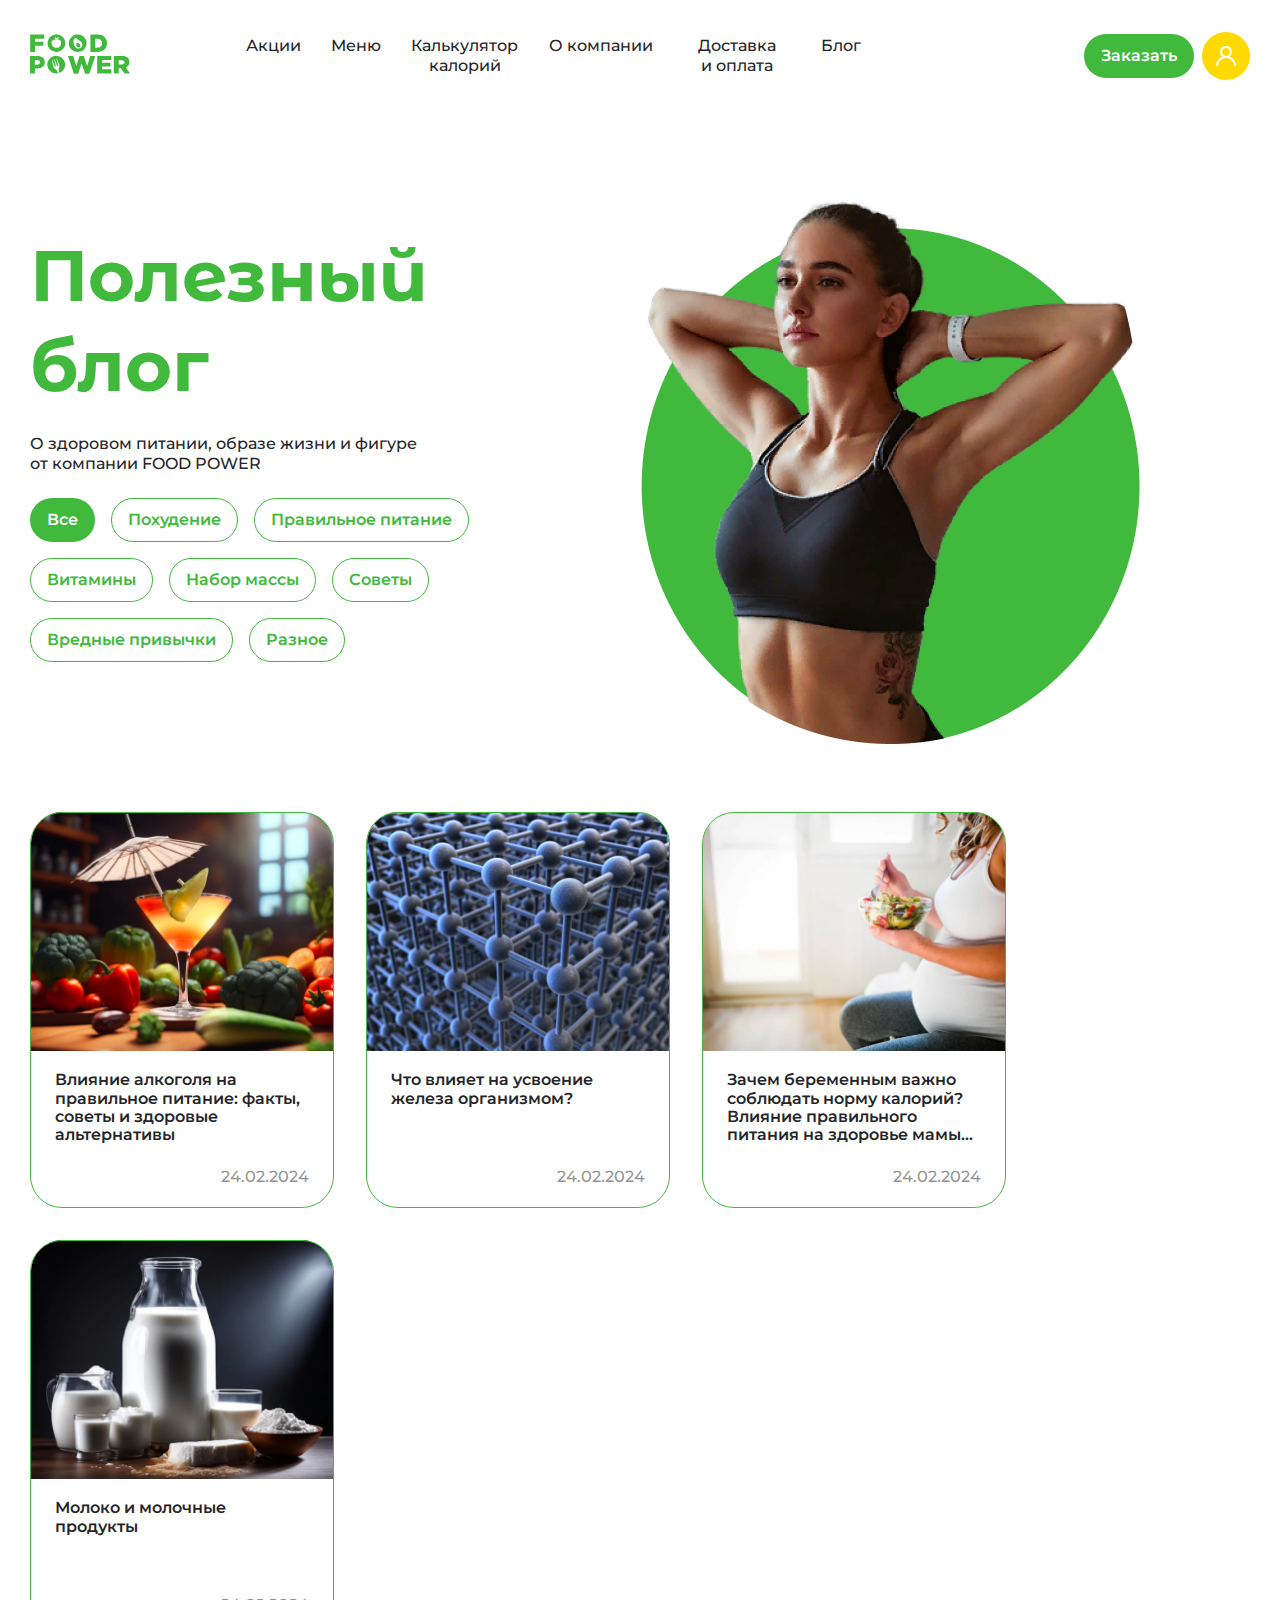
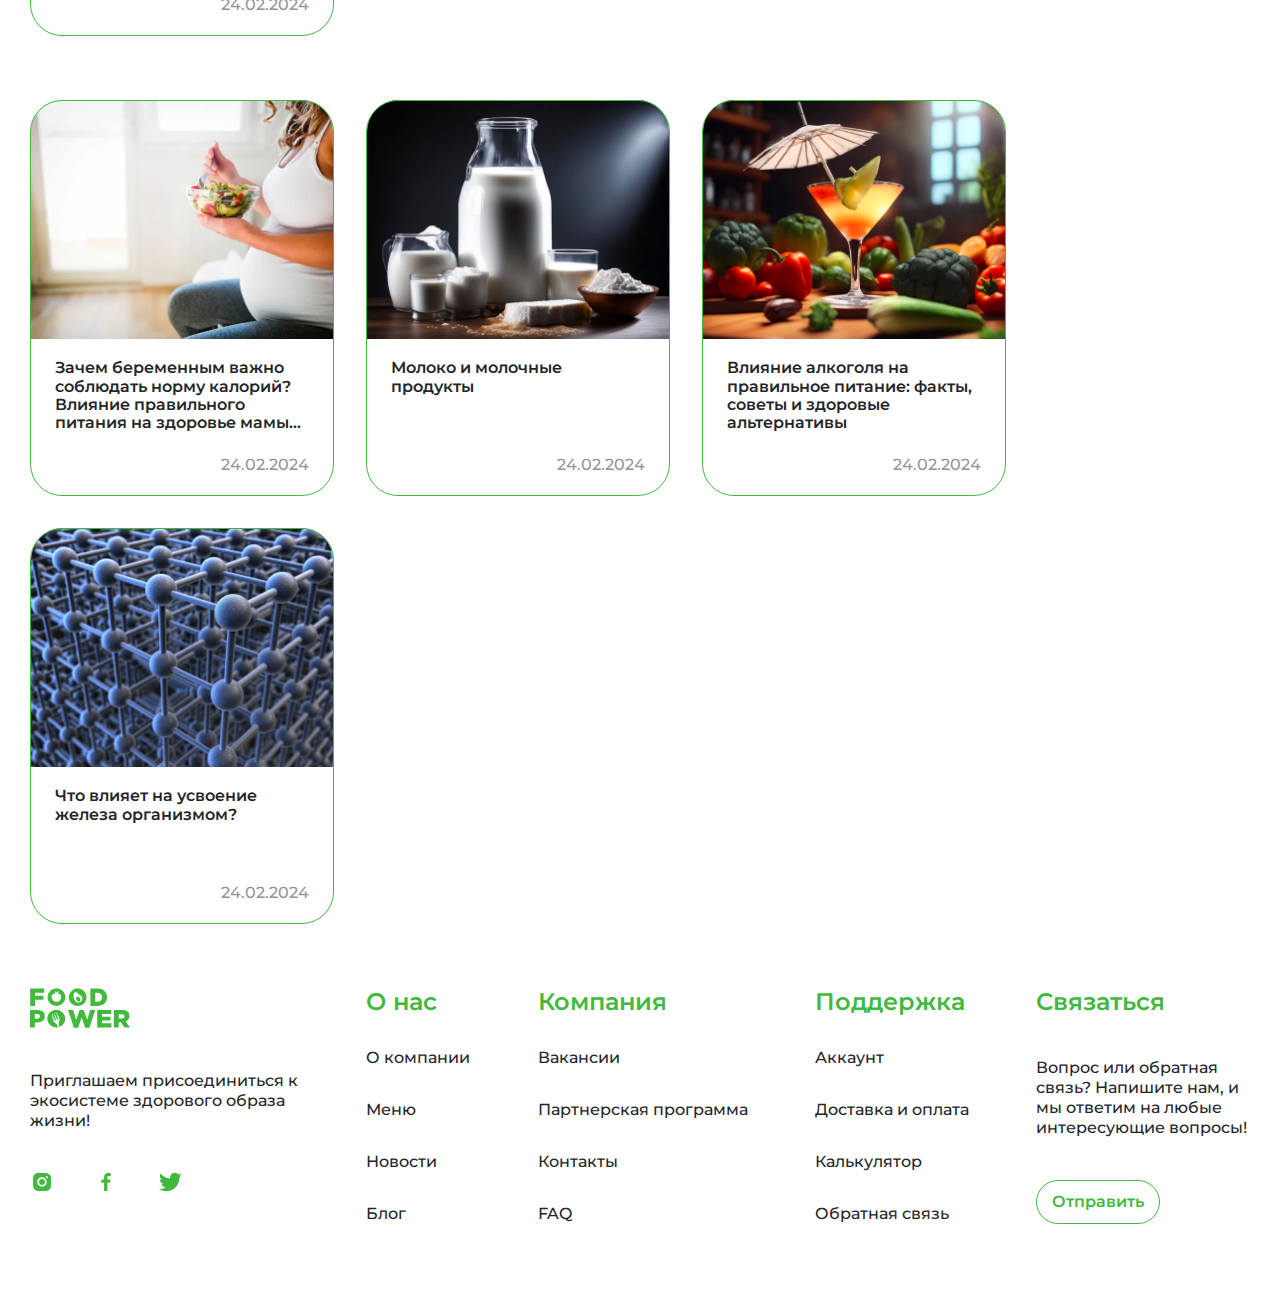
<file: blog.html>
<!DOCTYPE html>
<html lang="en">
<head>
    <meta charset="UTF-8">
    <meta name="viewport" content="width=device-width, initial-scale=1.0">

    <link rel="stylesheet" href="css/normalize.min.css">
    <link rel="stylesheet" href="css/style.css">
    <link rel="stylesheet" href="css/media.css">

    <title>Блог</title>
</head>
<body>
    <div class="wrapper">

        <header class="header mt-32">
            <a href="index.html" class="logo header__logo">
                <img src="img/logo.svg" alt="Logo">
            </a>
            <nav class="header__nav">
                <a href="promo.html" class="medium__text header__link">Акции</a>
                <a href="#" class="medium__text header__link">Меню</a>
                <a href="calculator.html" class="medium__text header__link">Калькулятор калорий</a>
                <a href="about.html" class="medium__text header__link">О компании</a>
                <a href="delivery.html" class="medium__text header__link">Доставка и&nbspоплата</a>
                <a href="blog.html" class="medium__text header__link">Блог</a>
            </nav>
            <a href="#" class="stroke__button button__text feedback__button">Оставить отзыв</a>
            <div class="header__select_wrapper">
                <button class="medium__text header__select">
                    <svg width="16" height="16" viewBox="0 0 16 16" fill="none" xmlns="http://www.w3.org/2000/svg">
                        <path fill-rule="evenodd" clip-rule="evenodd" d="M8.36484 1.37144C6.96378 1.37144 5.6201 1.9297 4.6294 2.9234C3.6387 3.91711 3.08213 5.26487 3.08213 6.67018C3.08213 8.72185 4.41357 10.7157 5.87796 12.2662C6.59618 13.0266 7.31671 13.6492 7.85846 14.0819C8.05424 14.2382 8.22595 14.3692 8.36484 14.4724C8.50373 14.3692 8.67544 14.2382 8.87123 14.0819C9.41297 13.6492 10.1335 13.0266 10.8517 12.2662C12.3161 10.7157 13.6476 8.72185 13.6476 6.67018C13.6476 5.26487 13.091 3.91711 12.1003 2.9234C11.1096 1.9297 9.76591 1.37144 8.36484 1.37144ZM8.36484 15.3144C7.98563 15.885 7.98545 15.8848 7.98526 15.8847L7.98334 15.8834L7.97888 15.8804L7.96361 15.8701C7.95065 15.8612 7.93219 15.8486 7.90859 15.8322C7.8614 15.7994 7.79363 15.7517 7.70821 15.6898C7.53744 15.5661 7.29575 15.3856 7.00674 15.1547C6.4298 14.6939 5.65875 14.0282 4.88537 13.2094C3.36659 11.6013 1.71484 9.27309 1.71484 6.67018C1.71484 4.90114 2.41547 3.20455 3.66258 1.95365C4.9097 0.702749 6.60115 0 8.36484 0C10.1285 0 11.82 0.702749 13.0671 1.95365C14.3142 3.20455 15.0148 4.90114 15.0148 6.67018C15.0148 9.27309 13.3631 11.6013 11.8443 13.2094C11.0709 14.0282 10.2999 14.6939 9.72295 15.1547C9.43393 15.3856 9.19224 15.5661 9.02148 15.6898C8.93606 15.7517 8.86829 15.7994 8.82109 15.8322C8.79749 15.8486 8.77903 15.8612 8.76607 15.8701L8.75081 15.8804L8.74635 15.8834L8.74493 15.8844C8.74474 15.8845 8.74406 15.885 8.36484 15.3144ZM8.36484 15.3144L8.74406 15.885C8.51443 16.0385 8.21489 16.0383 7.98526 15.8847L8.36484 15.3144ZM8.36484 5.36108C7.64403 5.36108 7.0597 5.94718 7.0597 6.67018C7.0597 7.39318 7.64403 7.97928 8.36484 7.97928C9.08565 7.97928 9.66998 7.39318 9.66998 6.67018C9.66998 5.94718 9.08565 5.36108 8.36484 5.36108ZM5.69241 6.67018C5.69241 5.18976 6.8889 3.98964 8.36484 3.98964C9.84079 3.98964 11.0373 5.18976 11.0373 6.67018C11.0373 8.1506 9.84079 9.35072 8.36484 9.35072C6.8889 9.35072 5.69241 8.1506 5.69241 6.67018Z" fill="#40B93C"/>
                    </svg>
                    Ярославль
                    <svg width="16" height="16" viewBox="0 0 16 16" fill="none" xmlns="http://www.w3.org/2000/svg">
                        <path d="M8.50196 10.367L12.2686 6.59365C12.3311 6.53168 12.3807 6.45794 12.4145 6.3767C12.4484 6.29547 12.4658 6.20833 12.4658 6.12032C12.4658 6.03231 12.4484 5.94517 12.4145 5.86394C12.3807 5.7827 12.3311 5.70896 12.2686 5.64699C12.1437 5.52282 11.9747 5.45313 11.7986 5.45313C11.6225 5.45313 11.4535 5.52282 11.3286 5.64699L7.99529 8.94699L4.69529 5.64699C4.57038 5.52282 4.40141 5.45313 4.22529 5.45313C4.04917 5.45313 3.8802 5.52282 3.75529 5.64699C3.6923 5.70873 3.64218 5.78236 3.60785 5.86361C3.57352 5.94486 3.55566 6.03212 3.55529 6.12032C3.55566 6.20852 3.57352 6.29578 3.60785 6.37703C3.64218 6.45828 3.6923 6.53191 3.75529 6.59365L7.52195 10.367C7.58438 10.4347 7.66015 10.4887 7.74448 10.5256C7.82882 10.5625 7.91989 10.5816 8.01196 10.5816C8.10402 10.5816 8.19509 10.5625 8.27943 10.5256C8.36376 10.4887 8.43953 10.4347 8.50196 10.367V10.367Z" fill="#40B93C"/>
                    </svg>
                </button>
                <div class="select__selectors_wrapper">
                    <ul class="select__selectors">
                        <li class="selector__item medium__text">
                            <svg class="selector__img" width="16" height="16" viewBox="0 0 16 16" fill="none" xmlns="http://www.w3.org/2000/svg">
                                <path fill-rule="evenodd" clip-rule="evenodd" d="M8.36484 1.37144C6.96378 1.37144 5.6201 1.9297 4.6294 2.9234C3.6387 3.91711 3.08213 5.26487 3.08213 6.67018C3.08213 8.72185 4.41357 10.7157 5.87796 12.2662C6.59618 13.0266 7.31671 13.6492 7.85846 14.0819C8.05424 14.2382 8.22595 14.3692 8.36484 14.4724C8.50373 14.3692 8.67544 14.2382 8.87123 14.0819C9.41297 13.6492 10.1335 13.0266 10.8517 12.2662C12.3161 10.7157 13.6476 8.72185 13.6476 6.67018C13.6476 5.26487 13.091 3.91711 12.1003 2.9234C11.1096 1.9297 9.76591 1.37144 8.36484 1.37144ZM8.36484 15.3144C7.98563 15.885 7.98545 15.8848 7.98526 15.8847L7.98334 15.8834L7.97888 15.8804L7.96361 15.8701C7.95065 15.8612 7.93219 15.8486 7.90859 15.8322C7.8614 15.7994 7.79363 15.7517 7.70821 15.6898C7.53744 15.5661 7.29575 15.3856 7.00674 15.1547C6.4298 14.6939 5.65875 14.0282 4.88537 13.2094C3.36659 11.6013 1.71484 9.27309 1.71484 6.67018C1.71484 4.90114 2.41547 3.20455 3.66258 1.95365C4.9097 0.702749 6.60115 0 8.36484 0C10.1285 0 11.82 0.702749 13.0671 1.95365C14.3142 3.20455 15.0148 4.90114 15.0148 6.67018C15.0148 9.27309 13.3631 11.6013 11.8443 13.2094C11.0709 14.0282 10.2999 14.6939 9.72295 15.1547C9.43393 15.3856 9.19224 15.5661 9.02148 15.6898C8.93606 15.7517 8.86829 15.7994 8.82109 15.8322C8.79749 15.8486 8.77903 15.8612 8.76607 15.8701L8.75081 15.8804L8.74635 15.8834L8.74493 15.8844C8.74474 15.8845 8.74406 15.885 8.36484 15.3144ZM8.36484 15.3144L8.74406 15.885C8.51443 16.0385 8.21489 16.0383 7.98526 15.8847L8.36484 15.3144ZM8.36484 5.36108C7.64403 5.36108 7.0597 5.94718 7.0597 6.67018C7.0597 7.39318 7.64403 7.97928 8.36484 7.97928C9.08565 7.97928 9.66998 7.39318 9.66998 6.67018C9.66998 5.94718 9.08565 5.36108 8.36484 5.36108ZM5.69241 6.67018C5.69241 5.18976 6.8889 3.98964 8.36484 3.98964C9.84079 3.98964 11.0373 5.18976 11.0373 6.67018C11.0373 8.1506 9.84079 9.35072 8.36484 9.35072C6.8889 9.35072 5.69241 8.1506 5.69241 6.67018Z" fill="#242529"/>
                            </svg>Ярославль</li>
                        <li class="selector__item medium__text"><svg class="selector__img" width="16" height="16" viewBox="0 0 16 16" fill="none" xmlns="http://www.w3.org/2000/svg">
                            <path fill-rule="evenodd" clip-rule="evenodd" d="M8.36484 1.37144C6.96378 1.37144 5.6201 1.9297 4.6294 2.9234C3.6387 3.91711 3.08213 5.26487 3.08213 6.67018C3.08213 8.72185 4.41357 10.7157 5.87796 12.2662C6.59618 13.0266 7.31671 13.6492 7.85846 14.0819C8.05424 14.2382 8.22595 14.3692 8.36484 14.4724C8.50373 14.3692 8.67544 14.2382 8.87123 14.0819C9.41297 13.6492 10.1335 13.0266 10.8517 12.2662C12.3161 10.7157 13.6476 8.72185 13.6476 6.67018C13.6476 5.26487 13.091 3.91711 12.1003 2.9234C11.1096 1.9297 9.76591 1.37144 8.36484 1.37144ZM8.36484 15.3144C7.98563 15.885 7.98545 15.8848 7.98526 15.8847L7.98334 15.8834L7.97888 15.8804L7.96361 15.8701C7.95065 15.8612 7.93219 15.8486 7.90859 15.8322C7.8614 15.7994 7.79363 15.7517 7.70821 15.6898C7.53744 15.5661 7.29575 15.3856 7.00674 15.1547C6.4298 14.6939 5.65875 14.0282 4.88537 13.2094C3.36659 11.6013 1.71484 9.27309 1.71484 6.67018C1.71484 4.90114 2.41547 3.20455 3.66258 1.95365C4.9097 0.702749 6.60115 0 8.36484 0C10.1285 0 11.82 0.702749 13.0671 1.95365C14.3142 3.20455 15.0148 4.90114 15.0148 6.67018C15.0148 9.27309 13.3631 11.6013 11.8443 13.2094C11.0709 14.0282 10.2999 14.6939 9.72295 15.1547C9.43393 15.3856 9.19224 15.5661 9.02148 15.6898C8.93606 15.7517 8.86829 15.7994 8.82109 15.8322C8.79749 15.8486 8.77903 15.8612 8.76607 15.8701L8.75081 15.8804L8.74635 15.8834L8.74493 15.8844C8.74474 15.8845 8.74406 15.885 8.36484 15.3144ZM8.36484 15.3144L8.74406 15.885C8.51443 16.0385 8.21489 16.0383 7.98526 15.8847L8.36484 15.3144ZM8.36484 5.36108C7.64403 5.36108 7.0597 5.94718 7.0597 6.67018C7.0597 7.39318 7.64403 7.97928 8.36484 7.97928C9.08565 7.97928 9.66998 7.39318 9.66998 6.67018C9.66998 5.94718 9.08565 5.36108 8.36484 5.36108ZM5.69241 6.67018C5.69241 5.18976 6.8889 3.98964 8.36484 3.98964C9.84079 3.98964 11.0373 5.18976 11.0373 6.67018C11.0373 8.1506 9.84079 9.35072 8.36484 9.35072C6.8889 9.35072 5.69241 8.1506 5.69241 6.67018Z" fill="#242529"/>
                        </svg>Иваново</li>
                        <li class="selector__item medium__text"><svg class="selector__img" width="16" height="16" viewBox="0 0 16 16" fill="none" xmlns="http://www.w3.org/2000/svg">
                            <path fill-rule="evenodd" clip-rule="evenodd" d="M8.36484 1.37144C6.96378 1.37144 5.6201 1.9297 4.6294 2.9234C3.6387 3.91711 3.08213 5.26487 3.08213 6.67018C3.08213 8.72185 4.41357 10.7157 5.87796 12.2662C6.59618 13.0266 7.31671 13.6492 7.85846 14.0819C8.05424 14.2382 8.22595 14.3692 8.36484 14.4724C8.50373 14.3692 8.67544 14.2382 8.87123 14.0819C9.41297 13.6492 10.1335 13.0266 10.8517 12.2662C12.3161 10.7157 13.6476 8.72185 13.6476 6.67018C13.6476 5.26487 13.091 3.91711 12.1003 2.9234C11.1096 1.9297 9.76591 1.37144 8.36484 1.37144ZM8.36484 15.3144C7.98563 15.885 7.98545 15.8848 7.98526 15.8847L7.98334 15.8834L7.97888 15.8804L7.96361 15.8701C7.95065 15.8612 7.93219 15.8486 7.90859 15.8322C7.8614 15.7994 7.79363 15.7517 7.70821 15.6898C7.53744 15.5661 7.29575 15.3856 7.00674 15.1547C6.4298 14.6939 5.65875 14.0282 4.88537 13.2094C3.36659 11.6013 1.71484 9.27309 1.71484 6.67018C1.71484 4.90114 2.41547 3.20455 3.66258 1.95365C4.9097 0.702749 6.60115 0 8.36484 0C10.1285 0 11.82 0.702749 13.0671 1.95365C14.3142 3.20455 15.0148 4.90114 15.0148 6.67018C15.0148 9.27309 13.3631 11.6013 11.8443 13.2094C11.0709 14.0282 10.2999 14.6939 9.72295 15.1547C9.43393 15.3856 9.19224 15.5661 9.02148 15.6898C8.93606 15.7517 8.86829 15.7994 8.82109 15.8322C8.79749 15.8486 8.77903 15.8612 8.76607 15.8701L8.75081 15.8804L8.74635 15.8834L8.74493 15.8844C8.74474 15.8845 8.74406 15.885 8.36484 15.3144ZM8.36484 15.3144L8.74406 15.885C8.51443 16.0385 8.21489 16.0383 7.98526 15.8847L8.36484 15.3144ZM8.36484 5.36108C7.64403 5.36108 7.0597 5.94718 7.0597 6.67018C7.0597 7.39318 7.64403 7.97928 8.36484 7.97928C9.08565 7.97928 9.66998 7.39318 9.66998 6.67018C9.66998 5.94718 9.08565 5.36108 8.36484 5.36108ZM5.69241 6.67018C5.69241 5.18976 6.8889 3.98964 8.36484 3.98964C9.84079 3.98964 11.0373 5.18976 11.0373 6.67018C11.0373 8.1506 9.84079 9.35072 8.36484 9.35072C6.8889 9.35072 5.69241 8.1506 5.69241 6.67018Z" fill="#242529"/>
                        </svg>Шуя</li>
                    </ul>
                </div>
            </div>
            <button class="button button__text order__button">Заказать</button>
            <button class="account__button">
                <svg width="24" height="24" viewBox="0 0 24 24" fill="none" xmlns="http://www.w3.org/2000/svg">
                    <path d="M15.71 12.7096C16.6904 11.9383 17.406 10.8806 17.7572 9.68358C18.1085 8.4866 18.0779 7.2099 17.6698 6.0311C17.2617 4.85231 16.4963 3.83003 15.4801 3.10649C14.4639 2.38296 13.2474 1.99414 12 1.99414C10.7525 1.99414 9.53611 2.38296 8.51993 3.10649C7.50374 3.83003 6.73834 4.85231 6.33021 6.0311C5.92208 7.2099 5.89151 8.4866 6.24276 9.68358C6.59401 10.8806 7.3096 11.9383 8.29 12.7096C6.61007 13.3827 5.14428 14.499 4.04889 15.9396C2.95349 17.3801 2.26956 19.0909 2.07 20.8896C2.05555 21.021 2.06711 21.1538 2.10402 21.2807C2.14093 21.4075 2.20246 21.5259 2.28511 21.629C2.45202 21.8371 2.69478 21.9705 2.96 21.9996C3.22521 22.0288 3.49116 21.9514 3.69932 21.7845C3.90749 21.6176 4.04082 21.3749 4.07 21.1096C4.28958 19.1548 5.22168 17.3494 6.68822 16.0384C8.15475 14.7274 10.0529 14.0027 12.02 14.0027C13.9871 14.0027 15.8852 14.7274 17.3518 16.0384C18.8183 17.3494 19.7504 19.1548 19.97 21.1096C19.9972 21.3554 20.1144 21.5823 20.2991 21.7467C20.4838 21.911 20.7228 22.0011 20.97 21.9996H21.08C21.3421 21.9695 21.5817 21.8369 21.7466 21.6309C21.9114 21.4248 21.9881 21.162 21.96 20.8996C21.7595 19.0958 21.0719 17.3806 19.9708 15.9378C18.8698 14.4951 17.3969 13.3791 15.71 12.7096ZM12 11.9996C11.2089 11.9996 10.4355 11.765 9.77772 11.3255C9.11992 10.886 8.60723 10.2613 8.30448 9.53037C8.00173 8.79947 7.92251 7.9952 8.07686 7.21928C8.2312 6.44335 8.61216 5.73062 9.17157 5.17121C9.73098 4.6118 10.4437 4.23084 11.2196 4.0765C11.9956 3.92215 12.7998 4.00137 13.5307 4.30412C14.2616 4.60687 14.8863 5.11956 15.3259 5.77736C15.7654 6.43515 16 7.20851 16 7.99964C16 9.0605 15.5786 10.0779 14.8284 10.8281C14.0783 11.5782 13.0609 11.9996 12 11.9996Z" fill="white"/>
                </svg> 
            </button>
            <button class="burger-button icon__button">
                <svg xmlns="http://www.w3.org/2000/svg"  viewBox="0 0 72 72" width="32px" height="32px">
                    <path d="M56 48c2.209 0 4 1.791 4 4 0 2.209-1.791 4-4 4-1.202 0-38.798 0-40 0-2.209 0-4-1.791-4-4 0-2.209 1.791-4 4-4C17.202 48 54.798 48 56 48zM56 32c2.209 0 4 1.791 4 4 0 2.209-1.791 4-4 4-1.202 0-38.798 0-40 0-2.209 0-4-1.791-4-4 0-2.209 1.791-4 4-4C17.202 32 54.798 32 56 32zM56 16c2.209 0 4 1.791 4 4 0 2.209-1.791 4-4 4-1.202 0-38.798 0-40 0-2.209 0-4-1.791-4-4 0-2.209 1.791-4 4-4C17.202 16 54.798 16 56 16z"/>
                </svg>
            </button>
            <div class="burger-menu">
                <button class="burger-close icon__button">
                    <svg width="40" height="40" viewBox="0 0 24 24" fill="none" xmlns="http://www.w3.org/2000/svg">
                        <path fill-rule="evenodd" clip-rule="evenodd" d="M8.70708 7.29243C8.51848 7.11027 8.26588 7.00948 8.00368 7.01176C7.74148 7.01403 7.49067 7.1192 7.30526 7.30461C7.11985 7.49002 7.01469 7.74083 7.01241 8.00303C7.01013 8.26523 7.11092 8.51783 7.29308 8.70643L10.5861 11.9994L7.29308 15.2924C7.19757 15.3847 7.12139 15.495 7.06898 15.617C7.01657 15.739 6.98898 15.8703 6.98783 16.003C6.98668 16.1358 7.01198 16.2675 7.06226 16.3904C7.11254 16.5133 7.18679 16.6249 7.28069 16.7188C7.37458 16.8127 7.48623 16.887 7.60913 16.9373C7.73202 16.9875 7.8637 17.0128 7.99648 17.0117C8.12926 17.0105 8.26048 16.9829 8.38249 16.9305C8.50449 16.8781 8.61483 16.8019 8.70708 16.7064L12.0001 13.4134L15.2931 16.7064C15.4817 16.8886 15.7343 16.9894 15.9965 16.9871C16.2587 16.9848 16.5095 16.8797 16.6949 16.6942C16.8803 16.5088 16.9855 16.258 16.9878 15.9958C16.99 15.7336 16.8892 15.481 16.7071 15.2924L13.4141 11.9994L16.7071 8.70643C16.8892 8.51783 16.99 8.26523 16.9878 8.00303C16.9855 7.74083 16.8803 7.49002 16.6949 7.30461C16.5095 7.1192 16.2587 7.01403 15.9965 7.01176C15.7343 7.00948 15.4817 7.11027 15.2931 7.29243L12.0001 10.5854L8.70708 7.29243Z" fill="#FFFFFF"/>
                    </svg>                        
                </button>
                <div class="burger-flex">
                    <button class="button button__text order__button mobile">Заказать</button>
                    <button class="account__button mobile">
                        <svg width="24" height="24" viewBox="0 0 24 24" fill="none" xmlns="http://www.w3.org/2000/svg">
                            <path d="M15.71 12.7096C16.6904 11.9383 17.406 10.8806 17.7572 9.68358C18.1085 8.4866 18.0779 7.2099 17.6698 6.0311C17.2617 4.85231 16.4963 3.83003 15.4801 3.10649C14.4639 2.38296 13.2474 1.99414 12 1.99414C10.7525 1.99414 9.53611 2.38296 8.51993 3.10649C7.50374 3.83003 6.73834 4.85231 6.33021 6.0311C5.92208 7.2099 5.89151 8.4866 6.24276 9.68358C6.59401 10.8806 7.3096 11.9383 8.29 12.7096C6.61007 13.3827 5.14428 14.499 4.04889 15.9396C2.95349 17.3801 2.26956 19.0909 2.07 20.8896C2.05555 21.021 2.06711 21.1538 2.10402 21.2807C2.14093 21.4075 2.20246 21.5259 2.28511 21.629C2.45202 21.8371 2.69478 21.9705 2.96 21.9996C3.22521 22.0288 3.49116 21.9514 3.69932 21.7845C3.90749 21.6176 4.04082 21.3749 4.07 21.1096C4.28958 19.1548 5.22168 17.3494 6.68822 16.0384C8.15475 14.7274 10.0529 14.0027 12.02 14.0027C13.9871 14.0027 15.8852 14.7274 17.3518 16.0384C18.8183 17.3494 19.7504 19.1548 19.97 21.1096C19.9972 21.3554 20.1144 21.5823 20.2991 21.7467C20.4838 21.911 20.7228 22.0011 20.97 21.9996H21.08C21.3421 21.9695 21.5817 21.8369 21.7466 21.6309C21.9114 21.4248 21.9881 21.162 21.96 20.8996C21.7595 19.0958 21.0719 17.3806 19.9708 15.9378C18.8698 14.4951 17.3969 13.3791 15.71 12.7096ZM12 11.9996C11.2089 11.9996 10.4355 11.765 9.77772 11.3255C9.11992 10.886 8.60723 10.2613 8.30448 9.53037C8.00173 8.79947 7.92251 7.9952 8.07686 7.21928C8.2312 6.44335 8.61216 5.73062 9.17157 5.17121C9.73098 4.6118 10.4437 4.23084 11.2196 4.0765C11.9956 3.92215 12.7998 4.00137 13.5307 4.30412C14.2616 4.60687 14.8863 5.11956 15.3259 5.77736C15.7654 6.43515 16 7.20851 16 7.99964C16 9.0605 15.5786 10.0779 14.8284 10.8281C14.0783 11.5782 13.0609 11.9996 12 11.9996Z" fill="white"/>
                        </svg> 
                    </button>
                </div>
                <div class="burger-nav">
                    <a href="promo.html" class="medium__text header__link">Акции</a>
                    <a href="#" class="medium__text header__link">Меню</a>
                    <a href="calculator.html" class="medium__text header__link">Калькулятор калорий</a>
                    <a href="about.html" class="medium__text header__link">О компании</a>
                    <a href="delivery.html" class="medium__text header__link">Доставка и&nbspоплата</a>
                    <a href="blog.html" class="medium__text header__link">Блог</a>
                </div>
                <div class="header__select_wrapper mobile">
                    <button class="medium__text header__select">
                        <svg width="16" height="16" viewBox="0 0 16 16" fill="none" xmlns="http://www.w3.org/2000/svg">
                            <path fill-rule="evenodd" clip-rule="evenodd" d="M8.36484 1.37144C6.96378 1.37144 5.6201 1.9297 4.6294 2.9234C3.6387 3.91711 3.08213 5.26487 3.08213 6.67018C3.08213 8.72185 4.41357 10.7157 5.87796 12.2662C6.59618 13.0266 7.31671 13.6492 7.85846 14.0819C8.05424 14.2382 8.22595 14.3692 8.36484 14.4724C8.50373 14.3692 8.67544 14.2382 8.87123 14.0819C9.41297 13.6492 10.1335 13.0266 10.8517 12.2662C12.3161 10.7157 13.6476 8.72185 13.6476 6.67018C13.6476 5.26487 13.091 3.91711 12.1003 2.9234C11.1096 1.9297 9.76591 1.37144 8.36484 1.37144ZM8.36484 15.3144C7.98563 15.885 7.98545 15.8848 7.98526 15.8847L7.98334 15.8834L7.97888 15.8804L7.96361 15.8701C7.95065 15.8612 7.93219 15.8486 7.90859 15.8322C7.8614 15.7994 7.79363 15.7517 7.70821 15.6898C7.53744 15.5661 7.29575 15.3856 7.00674 15.1547C6.4298 14.6939 5.65875 14.0282 4.88537 13.2094C3.36659 11.6013 1.71484 9.27309 1.71484 6.67018C1.71484 4.90114 2.41547 3.20455 3.66258 1.95365C4.9097 0.702749 6.60115 0 8.36484 0C10.1285 0 11.82 0.702749 13.0671 1.95365C14.3142 3.20455 15.0148 4.90114 15.0148 6.67018C15.0148 9.27309 13.3631 11.6013 11.8443 13.2094C11.0709 14.0282 10.2999 14.6939 9.72295 15.1547C9.43393 15.3856 9.19224 15.5661 9.02148 15.6898C8.93606 15.7517 8.86829 15.7994 8.82109 15.8322C8.79749 15.8486 8.77903 15.8612 8.76607 15.8701L8.75081 15.8804L8.74635 15.8834L8.74493 15.8844C8.74474 15.8845 8.74406 15.885 8.36484 15.3144ZM8.36484 15.3144L8.74406 15.885C8.51443 16.0385 8.21489 16.0383 7.98526 15.8847L8.36484 15.3144ZM8.36484 5.36108C7.64403 5.36108 7.0597 5.94718 7.0597 6.67018C7.0597 7.39318 7.64403 7.97928 8.36484 7.97928C9.08565 7.97928 9.66998 7.39318 9.66998 6.67018C9.66998 5.94718 9.08565 5.36108 8.36484 5.36108ZM5.69241 6.67018C5.69241 5.18976 6.8889 3.98964 8.36484 3.98964C9.84079 3.98964 11.0373 5.18976 11.0373 6.67018C11.0373 8.1506 9.84079 9.35072 8.36484 9.35072C6.8889 9.35072 5.69241 8.1506 5.69241 6.67018Z" fill="#40B93C"/>
                        </svg>
                        Ярославль
                        <svg width="16" height="16" viewBox="0 0 16 16" fill="none" xmlns="http://www.w3.org/2000/svg">
                            <path d="M8.50196 10.367L12.2686 6.59365C12.3311 6.53168 12.3807 6.45794 12.4145 6.3767C12.4484 6.29547 12.4658 6.20833 12.4658 6.12032C12.4658 6.03231 12.4484 5.94517 12.4145 5.86394C12.3807 5.7827 12.3311 5.70896 12.2686 5.64699C12.1437 5.52282 11.9747 5.45313 11.7986 5.45313C11.6225 5.45313 11.4535 5.52282 11.3286 5.64699L7.99529 8.94699L4.69529 5.64699C4.57038 5.52282 4.40141 5.45313 4.22529 5.45313C4.04917 5.45313 3.8802 5.52282 3.75529 5.64699C3.6923 5.70873 3.64218 5.78236 3.60785 5.86361C3.57352 5.94486 3.55566 6.03212 3.55529 6.12032C3.55566 6.20852 3.57352 6.29578 3.60785 6.37703C3.64218 6.45828 3.6923 6.53191 3.75529 6.59365L7.52195 10.367C7.58438 10.4347 7.66015 10.4887 7.74448 10.5256C7.82882 10.5625 7.91989 10.5816 8.01196 10.5816C8.10402 10.5816 8.19509 10.5625 8.27943 10.5256C8.36376 10.4887 8.43953 10.4347 8.50196 10.367V10.367Z" fill="#40B93C"/>
                        </svg>
                    </button>
                    <div class="select__selectors_wrapper">
                        <ul class="select__selectors">
                            <li class="selector__item medium__text">
                                <svg class="selector__img" width="16" height="16" viewBox="0 0 16 16" fill="none" xmlns="http://www.w3.org/2000/svg">
                                    <path fill-rule="evenodd" clip-rule="evenodd" d="M8.36484 1.37144C6.96378 1.37144 5.6201 1.9297 4.6294 2.9234C3.6387 3.91711 3.08213 5.26487 3.08213 6.67018C3.08213 8.72185 4.41357 10.7157 5.87796 12.2662C6.59618 13.0266 7.31671 13.6492 7.85846 14.0819C8.05424 14.2382 8.22595 14.3692 8.36484 14.4724C8.50373 14.3692 8.67544 14.2382 8.87123 14.0819C9.41297 13.6492 10.1335 13.0266 10.8517 12.2662C12.3161 10.7157 13.6476 8.72185 13.6476 6.67018C13.6476 5.26487 13.091 3.91711 12.1003 2.9234C11.1096 1.9297 9.76591 1.37144 8.36484 1.37144ZM8.36484 15.3144C7.98563 15.885 7.98545 15.8848 7.98526 15.8847L7.98334 15.8834L7.97888 15.8804L7.96361 15.8701C7.95065 15.8612 7.93219 15.8486 7.90859 15.8322C7.8614 15.7994 7.79363 15.7517 7.70821 15.6898C7.53744 15.5661 7.29575 15.3856 7.00674 15.1547C6.4298 14.6939 5.65875 14.0282 4.88537 13.2094C3.36659 11.6013 1.71484 9.27309 1.71484 6.67018C1.71484 4.90114 2.41547 3.20455 3.66258 1.95365C4.9097 0.702749 6.60115 0 8.36484 0C10.1285 0 11.82 0.702749 13.0671 1.95365C14.3142 3.20455 15.0148 4.90114 15.0148 6.67018C15.0148 9.27309 13.3631 11.6013 11.8443 13.2094C11.0709 14.0282 10.2999 14.6939 9.72295 15.1547C9.43393 15.3856 9.19224 15.5661 9.02148 15.6898C8.93606 15.7517 8.86829 15.7994 8.82109 15.8322C8.79749 15.8486 8.77903 15.8612 8.76607 15.8701L8.75081 15.8804L8.74635 15.8834L8.74493 15.8844C8.74474 15.8845 8.74406 15.885 8.36484 15.3144ZM8.36484 15.3144L8.74406 15.885C8.51443 16.0385 8.21489 16.0383 7.98526 15.8847L8.36484 15.3144ZM8.36484 5.36108C7.64403 5.36108 7.0597 5.94718 7.0597 6.67018C7.0597 7.39318 7.64403 7.97928 8.36484 7.97928C9.08565 7.97928 9.66998 7.39318 9.66998 6.67018C9.66998 5.94718 9.08565 5.36108 8.36484 5.36108ZM5.69241 6.67018C5.69241 5.18976 6.8889 3.98964 8.36484 3.98964C9.84079 3.98964 11.0373 5.18976 11.0373 6.67018C11.0373 8.1506 9.84079 9.35072 8.36484 9.35072C6.8889 9.35072 5.69241 8.1506 5.69241 6.67018Z" fill="#242529"/>
                                </svg>Ярославль</li>
                            <li class="selector__item medium__text"><svg class="selector__img" width="16" height="16" viewBox="0 0 16 16" fill="none" xmlns="http://www.w3.org/2000/svg">
                                <path fill-rule="evenodd" clip-rule="evenodd" d="M8.36484 1.37144C6.96378 1.37144 5.6201 1.9297 4.6294 2.9234C3.6387 3.91711 3.08213 5.26487 3.08213 6.67018C3.08213 8.72185 4.41357 10.7157 5.87796 12.2662C6.59618 13.0266 7.31671 13.6492 7.85846 14.0819C8.05424 14.2382 8.22595 14.3692 8.36484 14.4724C8.50373 14.3692 8.67544 14.2382 8.87123 14.0819C9.41297 13.6492 10.1335 13.0266 10.8517 12.2662C12.3161 10.7157 13.6476 8.72185 13.6476 6.67018C13.6476 5.26487 13.091 3.91711 12.1003 2.9234C11.1096 1.9297 9.76591 1.37144 8.36484 1.37144ZM8.36484 15.3144C7.98563 15.885 7.98545 15.8848 7.98526 15.8847L7.98334 15.8834L7.97888 15.8804L7.96361 15.8701C7.95065 15.8612 7.93219 15.8486 7.90859 15.8322C7.8614 15.7994 7.79363 15.7517 7.70821 15.6898C7.53744 15.5661 7.29575 15.3856 7.00674 15.1547C6.4298 14.6939 5.65875 14.0282 4.88537 13.2094C3.36659 11.6013 1.71484 9.27309 1.71484 6.67018C1.71484 4.90114 2.41547 3.20455 3.66258 1.95365C4.9097 0.702749 6.60115 0 8.36484 0C10.1285 0 11.82 0.702749 13.0671 1.95365C14.3142 3.20455 15.0148 4.90114 15.0148 6.67018C15.0148 9.27309 13.3631 11.6013 11.8443 13.2094C11.0709 14.0282 10.2999 14.6939 9.72295 15.1547C9.43393 15.3856 9.19224 15.5661 9.02148 15.6898C8.93606 15.7517 8.86829 15.7994 8.82109 15.8322C8.79749 15.8486 8.77903 15.8612 8.76607 15.8701L8.75081 15.8804L8.74635 15.8834L8.74493 15.8844C8.74474 15.8845 8.74406 15.885 8.36484 15.3144ZM8.36484 15.3144L8.74406 15.885C8.51443 16.0385 8.21489 16.0383 7.98526 15.8847L8.36484 15.3144ZM8.36484 5.36108C7.64403 5.36108 7.0597 5.94718 7.0597 6.67018C7.0597 7.39318 7.64403 7.97928 8.36484 7.97928C9.08565 7.97928 9.66998 7.39318 9.66998 6.67018C9.66998 5.94718 9.08565 5.36108 8.36484 5.36108ZM5.69241 6.67018C5.69241 5.18976 6.8889 3.98964 8.36484 3.98964C9.84079 3.98964 11.0373 5.18976 11.0373 6.67018C11.0373 8.1506 9.84079 9.35072 8.36484 9.35072C6.8889 9.35072 5.69241 8.1506 5.69241 6.67018Z" fill="#242529"/>
                            </svg>Иваново</li>
                            <li class="selector__item medium__text"><svg class="selector__img" width="16" height="16" viewBox="0 0 16 16" fill="none" xmlns="http://www.w3.org/2000/svg">
                                <path fill-rule="evenodd" clip-rule="evenodd" d="M8.36484 1.37144C6.96378 1.37144 5.6201 1.9297 4.6294 2.9234C3.6387 3.91711 3.08213 5.26487 3.08213 6.67018C3.08213 8.72185 4.41357 10.7157 5.87796 12.2662C6.59618 13.0266 7.31671 13.6492 7.85846 14.0819C8.05424 14.2382 8.22595 14.3692 8.36484 14.4724C8.50373 14.3692 8.67544 14.2382 8.87123 14.0819C9.41297 13.6492 10.1335 13.0266 10.8517 12.2662C12.3161 10.7157 13.6476 8.72185 13.6476 6.67018C13.6476 5.26487 13.091 3.91711 12.1003 2.9234C11.1096 1.9297 9.76591 1.37144 8.36484 1.37144ZM8.36484 15.3144C7.98563 15.885 7.98545 15.8848 7.98526 15.8847L7.98334 15.8834L7.97888 15.8804L7.96361 15.8701C7.95065 15.8612 7.93219 15.8486 7.90859 15.8322C7.8614 15.7994 7.79363 15.7517 7.70821 15.6898C7.53744 15.5661 7.29575 15.3856 7.00674 15.1547C6.4298 14.6939 5.65875 14.0282 4.88537 13.2094C3.36659 11.6013 1.71484 9.27309 1.71484 6.67018C1.71484 4.90114 2.41547 3.20455 3.66258 1.95365C4.9097 0.702749 6.60115 0 8.36484 0C10.1285 0 11.82 0.702749 13.0671 1.95365C14.3142 3.20455 15.0148 4.90114 15.0148 6.67018C15.0148 9.27309 13.3631 11.6013 11.8443 13.2094C11.0709 14.0282 10.2999 14.6939 9.72295 15.1547C9.43393 15.3856 9.19224 15.5661 9.02148 15.6898C8.93606 15.7517 8.86829 15.7994 8.82109 15.8322C8.79749 15.8486 8.77903 15.8612 8.76607 15.8701L8.75081 15.8804L8.74635 15.8834L8.74493 15.8844C8.74474 15.8845 8.74406 15.885 8.36484 15.3144ZM8.36484 15.3144L8.74406 15.885C8.51443 16.0385 8.21489 16.0383 7.98526 15.8847L8.36484 15.3144ZM8.36484 5.36108C7.64403 5.36108 7.0597 5.94718 7.0597 6.67018C7.0597 7.39318 7.64403 7.97928 8.36484 7.97928C9.08565 7.97928 9.66998 7.39318 9.66998 6.67018C9.66998 5.94718 9.08565 5.36108 8.36484 5.36108ZM5.69241 6.67018C5.69241 5.18976 6.8889 3.98964 8.36484 3.98964C9.84079 3.98964 11.0373 5.18976 11.0373 6.67018C11.0373 8.1506 9.84079 9.35072 8.36484 9.35072C6.8889 9.35072 5.69241 8.1506 5.69241 6.67018Z" fill="#242529"/>
                            </svg>Шуя</li>
                        </ul>
                    </div>
                </div>
            </div>
        </header>

        <main class="main">
            <section class="main_screen mt-64">
                <div class="main_screen__content main_screen__blog">
                    <h1 class="main__title">Полезный блог</h1>
                    <p class="medium__text mt-24 main_screen__text">О здоровом питании, образе жизни и фигуре от компании FOOD POWER</p>
                    <div class="main_screen__buttons_wrapper mt-24">
                        <button class="button button__text">Все</button>
                        <button class="stroke__button button__text">Похудение</button>
                        <button class="stroke__button button__text">Правильное питание</button>
                        <button class="stroke__button button__text">Витамины</button>
                        <button class="stroke__button button__text">Набор массы</button>
                        <button class="stroke__button button__text">Советы</button>
                        <button class="stroke__button button__text">Вредные привычки</button>
                        <button class="stroke__button button__text">Разное</button>
                    </div>
                </div>
                <div class="main_screen__img_wrapper mobile">
                    <img class="main_screen__img" src="img/maingirl2.png" alt="Girl">
                </div>
            </section>

            <section class="blog_card__block">
                <div class="flex__wrapper_large mt-64">
                    <div class="blog__card">
                        <div class="blog_img__wrapper">
                            <img src="img/blogimg.png" class="blog__img">
                        </div>
                        <p class="mediumbold__text blog_card__title mt-16">Влияние алкоголя на правильное питание: факты, советы и здоровые альтернативы</p>
                        <p class="medium__text transparent_black__text promo_card__date mt-16">24.02.2024</p>
                    </div>
                    <div class="blog__card">
                        <div class="blog_img__wrapper">
                            <img src="img/blogimg2.png" class="blog__img">
                        </div>
                        <p class="mediumbold__text blog_card__title mt-16">Что влияет на усвоение железа организмом?</p>
                        <p class="medium__text transparent_black__text promo_card__date mt-16">24.02.2024</p>
                    </div>
                    <div class="blog__card">
                        <div class="blog_img__wrapper">
                            <img src="img/blogimg3.png" class="blog__img">
                        </div>
                        <p class="mediumbold__text blog_card__title mt-16">Зачем беременным важно соблюдать норму калорий? Влияние правильного питания на здоровье мамы...</p>
                        <p class="medium__text transparent_black__text promo_card__date mt-16">24.02.2024</p>
                    </div>
                    <div class="blog__card">
                        <div class="blog_img__wrapper">
                            <img src="img/blogimg4.png" class="blog__img">
                        </div>
                        <p class="mediumbold__text blog_card__title mt-16">Молоко и молочные продукты</p>
                        <p class="medium__text transparent_black__text promo_card__date mt-16">24.02.2024</p>
                    </div>
                </div>
                <div class="flex__wrapper_large mt-64">
                    <div class="blog__card">
                        <div class="blog_img__wrapper">
                            <img src="img/blogimg3.png" class="blog__img">
                        </div>
                        <p class="mediumbold__text blog_card__title mt-16">Зачем беременным важно соблюдать норму калорий? Влияние правильного питания на здоровье мамы...</p>
                        <p class="medium__text transparent_black__text promo_card__date mt-16">24.02.2024</p>
                    </div>
                    <div class="blog__card">
                        <div class="blog_img__wrapper">
                            <img src="img/blogimg4.png" class="blog__img">
                        </div>
                        <p class="mediumbold__text blog_card__title mt-16">Молоко и молочные продукты</p>
                        <p class="medium__text transparent_black__text promo_card__date mt-16">24.02.2024</p>
                    </div>
                    <div class="blog__card">
                        <div class="blog_img__wrapper">
                            <img src="img/blogimg.png" class="blog__img">
                        </div>
                        <p class="mediumbold__text blog_card__title mt-16">Влияние алкоголя на правильное питание: факты, советы и здоровые альтернативы</p>
                        <p class="medium__text transparent_black__text promo_card__date mt-16">24.02.2024</p>
                    </div>
                    <div class="blog__card">
                        <div class="blog_img__wrapper">
                            <img src="img/blogimg2.png" class="blog__img">
                        </div>
                        <p class="mediumbold__text blog_card__title mt-16">Что влияет на усвоение железа организмом?</p>
                        <p class="medium__text transparent_black__text promo_card__date mt-16">24.02.2024</p>
                    </div>
                </div>
            </section>

        </main>

        <footer class="footer mt-64">
            <div class="footer__item footer__social_media">
                <a href="index.html" class="logo footer__logo">
                    <img src="img/logo.svg" alt="Logo">
                </a>
                <p class="medium__text mt-38">Приглашаем присоединиться к экосистеме здорового образа жизни!</p>
                <div class="footer__social_media_buttons mt-38">
                    <a href="" class="footer__social_media_item">
                        <svg width="24" height="25" viewBox="0 0 24 25" fill="none" xmlns="http://www.w3.org/2000/svg">
                            <path d="M20.9471 9.28591C20.937 8.52854 20.7952 7.77869 20.5281 7.06991C20.2964 6.47207 19.9426 5.92911 19.4892 5.47574C19.0359 5.02238 18.4929 4.66856 17.8951 4.43691C17.1954 4.17427 16.4562 4.03226 15.7091 4.01691C14.7471 3.97391 14.4421 3.96191 12.0001 3.96191C9.55807 3.96191 9.24507 3.96191 8.29007 4.01691C7.54323 4.03237 6.80442 4.17438 6.10507 4.43691C5.50713 4.6684 4.96409 5.02216 4.5107 5.47555C4.05732 5.92894 3.70356 6.47197 3.47207 7.06991C3.2089 7.76905 3.06719 8.50802 3.05307 9.25491C3.01007 10.2179 2.99707 10.5229 2.99707 12.9649C2.99707 15.4069 2.99707 15.7189 3.05307 16.6749C3.06807 17.4229 3.20907 18.1609 3.47207 18.8619C3.70395 19.4597 4.05797 20.0025 4.51151 20.4557C4.96505 20.9089 5.50813 21.2625 6.10607 21.4939C6.8035 21.7671 7.54244 21.9193 8.29107 21.9439C9.25407 21.9869 9.55907 21.9999 12.0011 21.9999C14.4431 21.9999 14.7561 21.9999 15.7111 21.9439C16.4582 21.9292 17.1974 21.7875 17.8971 21.5249C18.4948 21.293 19.0376 20.9391 19.4909 20.4858C19.9442 20.0324 20.2982 19.4896 20.5301 18.8919C20.7931 18.1919 20.9341 17.4539 20.9491 16.7049C20.9921 15.7429 21.0051 15.4379 21.0051 12.9949C21.0031 10.5529 21.0031 10.2429 20.9471 9.28591ZM11.9941 17.5829C9.44007 17.5829 7.37107 15.5139 7.37107 12.9599C7.37107 10.4059 9.44007 8.33691 11.9941 8.33691C13.2202 8.33691 14.396 8.82398 15.263 9.69096C16.13 10.5579 16.6171 11.7338 16.6171 12.9599C16.6171 14.186 16.13 15.3619 15.263 16.2289C14.396 17.0958 13.2202 17.5829 11.9941 17.5829ZM16.8011 9.24391C16.6595 9.24405 16.5192 9.21625 16.3884 9.16212C16.2575 9.108 16.1386 9.0286 16.0385 8.92847C15.9384 8.82834 15.859 8.70945 15.8049 8.5786C15.7507 8.44775 15.7229 8.30752 15.7231 8.16591C15.7231 8.02441 15.7509 7.8843 15.8051 7.75357C15.8592 7.62284 15.9386 7.50406 16.0387 7.40401C16.1387 7.30395 16.2575 7.22458 16.3882 7.17043C16.519 7.11628 16.6591 7.08841 16.8006 7.08841C16.9421 7.08841 17.0822 7.11628 17.2129 7.17043C17.3436 7.22458 17.4624 7.30395 17.5625 7.40401C17.6625 7.50406 17.7419 7.62284 17.7961 7.75357C17.8502 7.8843 17.8781 8.02441 17.8781 8.16591C17.8781 8.76191 17.3961 9.24391 16.8011 9.24391Z" fill="#40B93C"/>
                            <path d="M11.9942 15.9621C13.6527 15.9621 14.9972 14.6176 14.9972 12.9591C14.9972 11.3005 13.6527 9.95605 11.9942 9.95605C10.3357 9.95605 8.99121 11.3005 8.99121 12.9591C8.99121 14.6176 10.3357 15.9621 11.9942 15.9621Z" fill="#40B93C"/>
                        </svg>                          
                    </a>
                    <a href="" class="footer__social_media_item">
                        <svg width="24" height="25" viewBox="0 0 24 25" fill="none" xmlns="http://www.w3.org/2000/svg">
                            <path d="M13.397 21.9776V13.7816H16.162L16.573 10.5726H13.397V8.52864C13.397 7.60264 13.655 6.96864 14.984 6.96864H16.668V4.10764C15.8487 4.01983 15.0251 3.97743 14.201 3.98064C11.757 3.98064 10.079 5.47264 10.079 8.21164V10.5666H7.33203V13.7756H10.085V21.9776H13.397Z" fill="#40B93C"/>
                        </svg>
                    </a>
                    <a href="" class="footer__social_media_item">
                        <svg width="24" height="25" viewBox="0 0 24 25" fill="none" xmlns="http://www.w3.org/2000/svg">
                            <path d="M23.643 5.91706C22.808 6.28706 21.911 6.53706 20.968 6.65006C21.941 6.06785 22.669 5.15152 23.016 4.07206C22.1019 4.61505 21.1014 4.99725 20.058 5.20206C19.3564 4.45292 18.4271 3.95638 17.4143 3.78953C16.4016 3.62268 15.3621 3.79485 14.4572 4.27931C13.5524 4.76377 12.8328 5.53342 12.4102 6.46876C11.9875 7.4041 11.8855 8.45281 12.12 9.45206C10.2677 9.35905 8.45564 8.87761 6.80144 8.03896C5.14723 7.20032 3.68785 6.02322 2.51801 4.58406C2.11801 5.27406 1.88801 6.07406 1.88801 6.92606C1.88757 7.69305 2.07644 8.4483 2.43789 9.12479C2.79934 9.80128 3.32217 10.3781 3.96001 10.8041C3.22029 10.7805 2.49688 10.5806 1.85001 10.2211V10.2811C1.84994 11.3568 2.22204 12.3994 2.90319 13.2321C3.58434 14.0647 4.53258 14.636 5.58701 14.8491C4.9008 15.0348 4.18135 15.0621 3.48301 14.9291C3.78051 15.8547 4.36001 16.6641 5.14038 17.244C5.92075 17.8239 6.86293 18.1452 7.83501 18.1631C6.18484 19.4585 4.1469 20.1611 2.04901 20.1581C1.67739 20.1582 1.30609 20.1365 0.937012 20.0931C3.06649 21.4622 5.54535 22.1889 8.07701 22.1861C16.647 22.1861 21.332 15.0881 21.332 8.93206C21.332 8.73206 21.327 8.53006 21.318 8.33006C22.2293 7.67103 23.0159 6.85495 23.641 5.92006L23.643 5.91706Z" fill="#40B93C"/>
                        </svg>
                    </a>
                </div>
            </div>
            <div class="footer__item">
                <p class="largebold__text">О нас</p>
                <a href="#" class="medium__text">О компании</a>
                <a href="#" class="medium__text">Меню</a>
                <a href="#" class="medium__text">Новости</a>
                <a href="#" class="medium__text">Блог</a>
            </div>
            <div class="footer__item">
                <p class="largebold__text">Компания</p>
                <a href="#" class="medium__text">Вакансии</a>
                <a href="#" class="medium__text">Партнерская программа</a>
                <a href="#" class="medium__text">Контакты</a>
                <a href="#" class="medium__text">FAQ</a>
            </div>
            <div class="footer__item">
                <p class="largebold__text">Поддержка</p>
                <a href="#" class="medium__text">Аккаунт</a>
                <a href="#" class="medium__text">Доставка и оплата</a>
                <a href="#" class="medium__text">Калькулятор</a>
                <a href="#" class="medium__text">Обратная связь</a>
            </div>
            <div class="footer__item footer__feedback">
                <p class="largebold__text">Связаться</p>
                <p class="medium__text mt-42">Вопрос или обратная связь? Напишите нам, и мы ответим на любые интересующие вопросы!</p>
                <button class="stroke__button button__text footer__fedback_button mt-42">Отправить</button>
            </div>
        </footer>

    </div>

    <script src="js/main.js"></script>
</body>
</html>
</file>
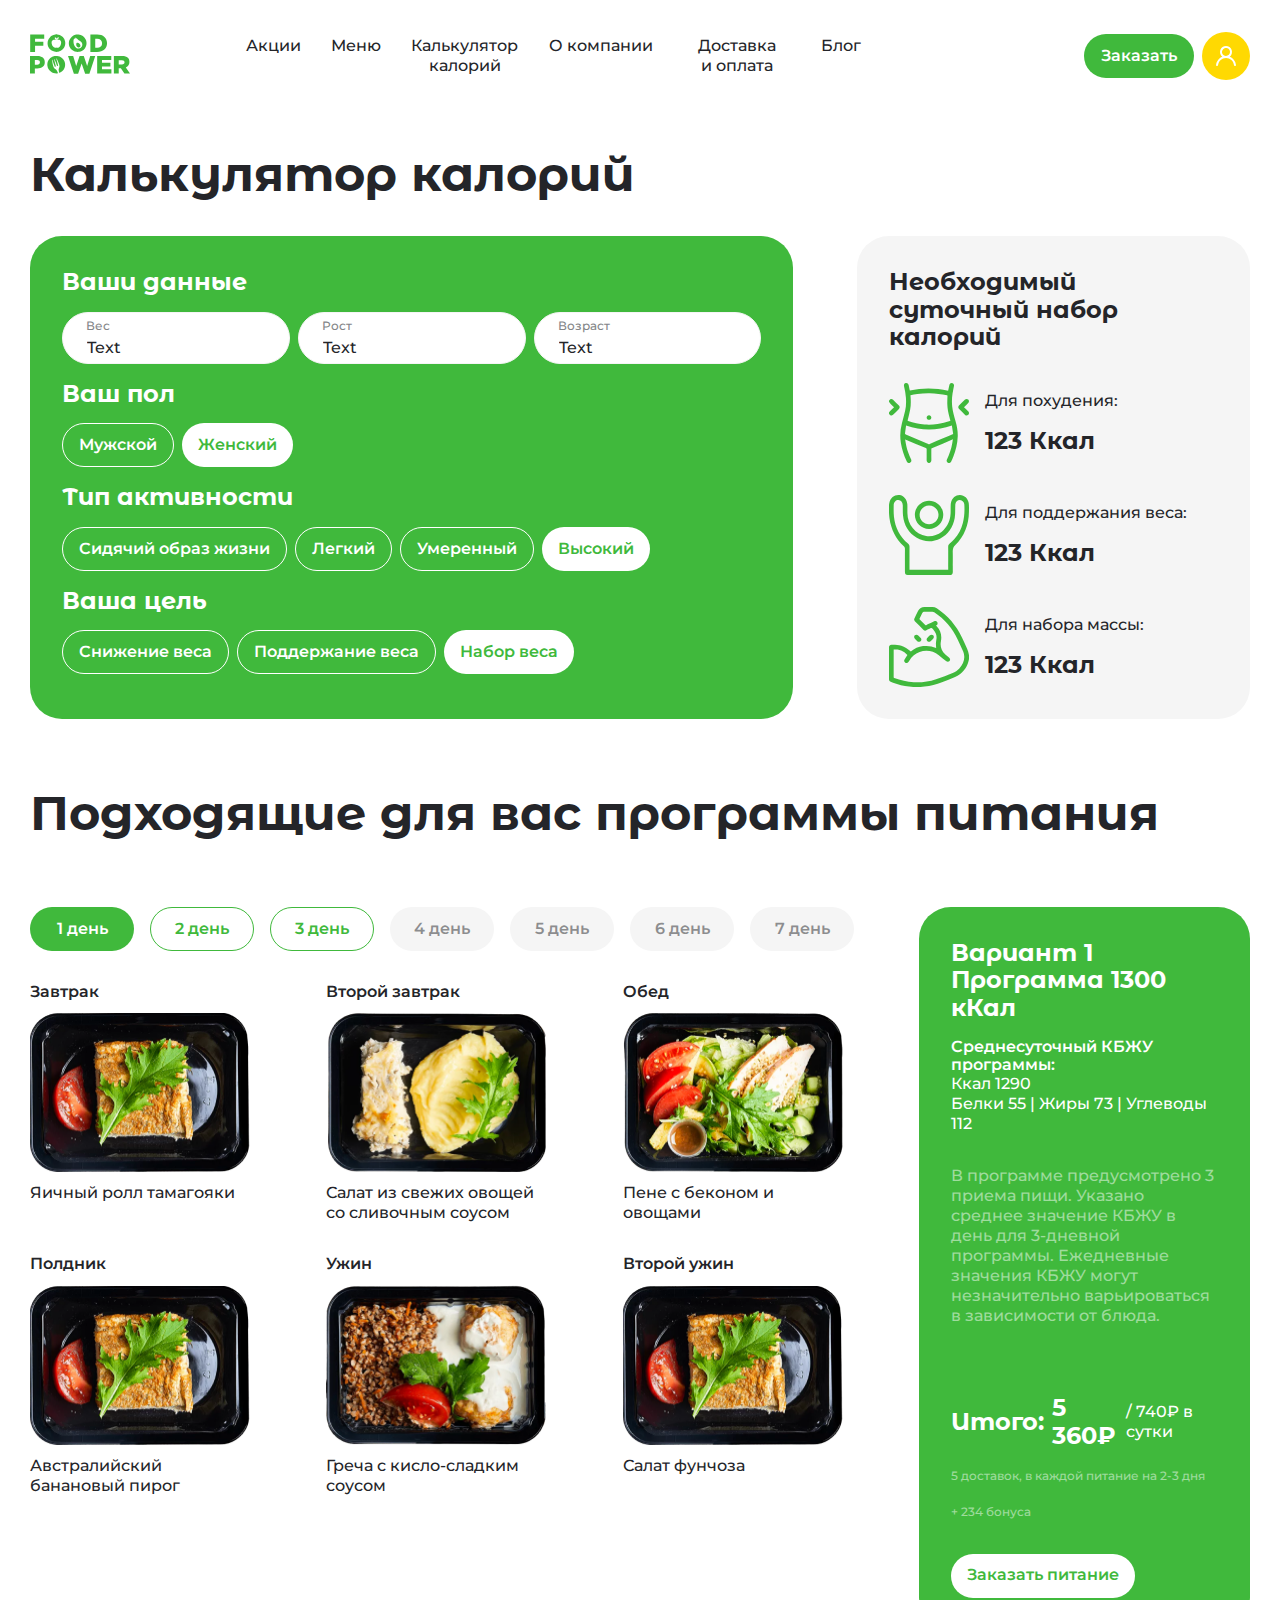
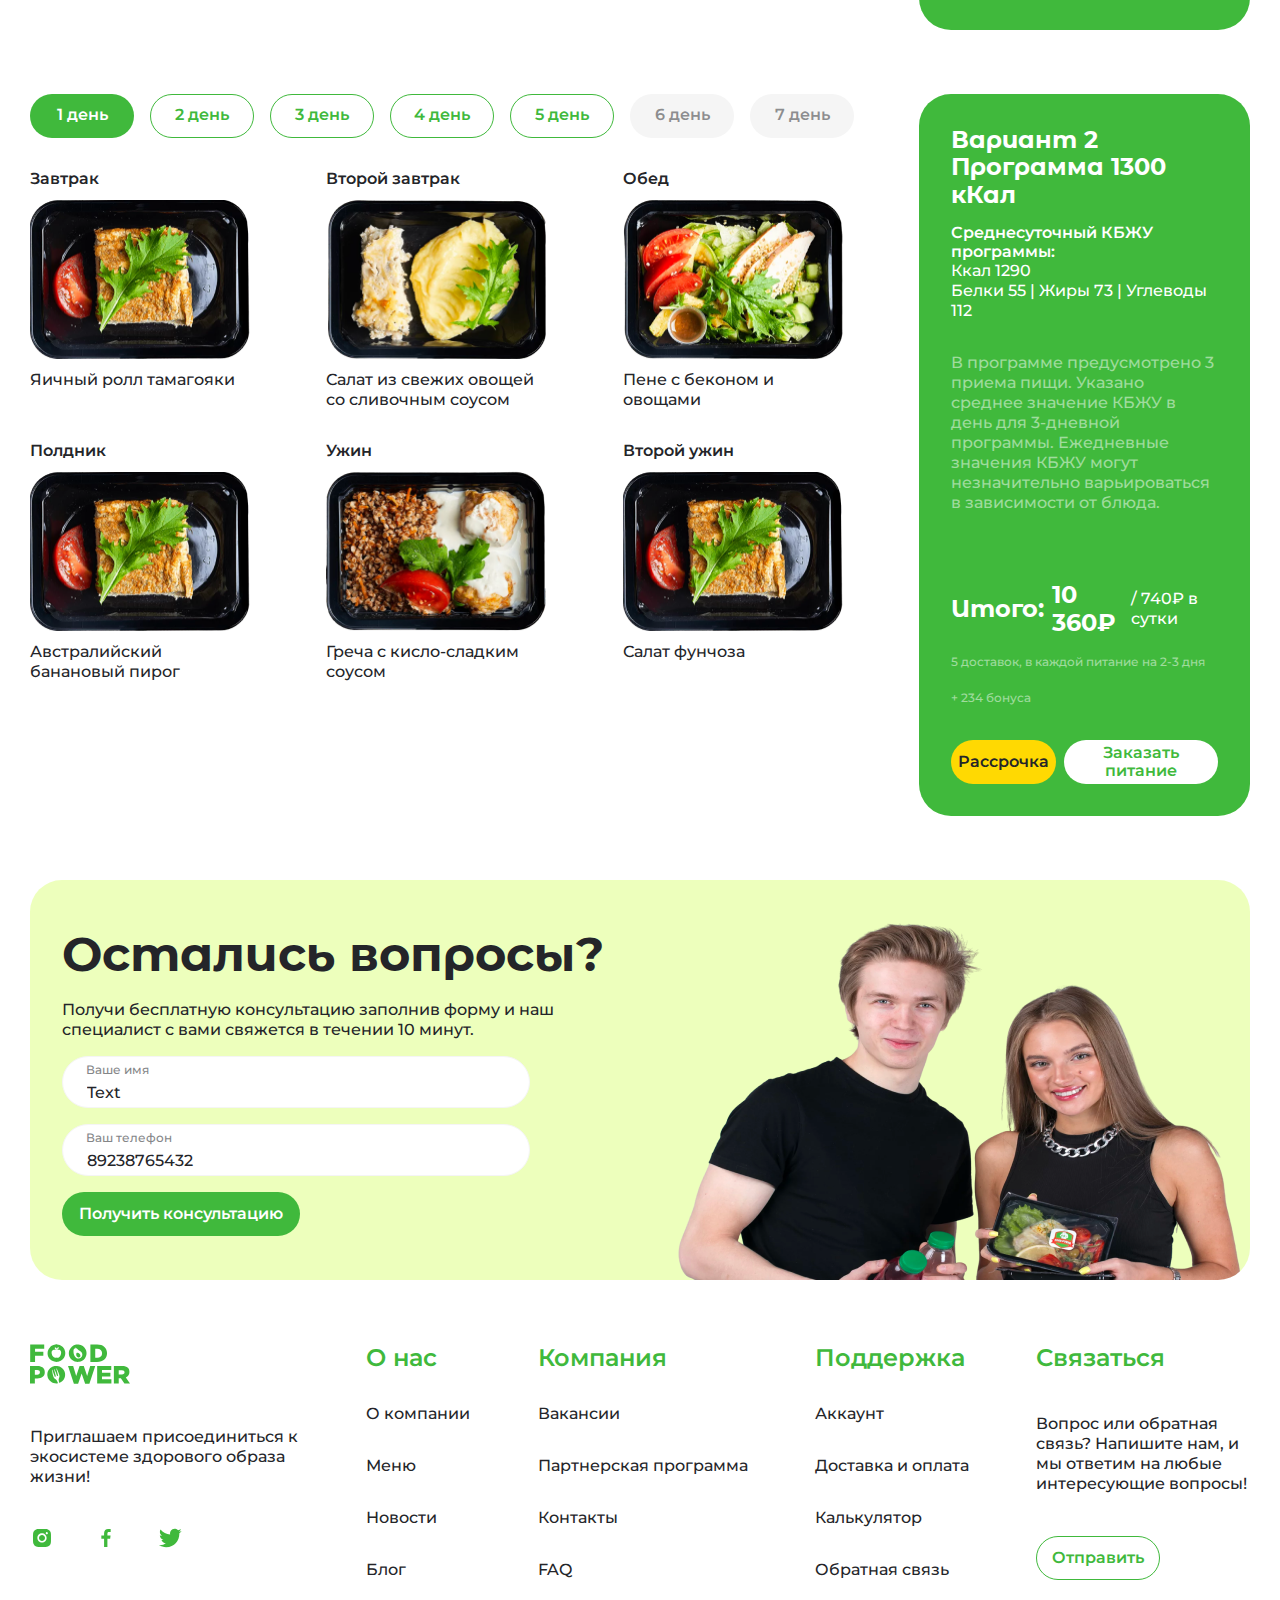
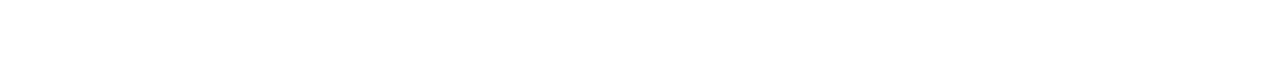
<file: calculator.html>
<!DOCTYPE html>
<html lang="en">
<head>
    <meta charset="UTF-8">
    <meta name="viewport" content="width=device-width, initial-scale=1.0">

    <link rel="stylesheet" href="css/normalize.min.css">
    <link rel="stylesheet" href="css/style.css">
    <link rel="stylesheet" href="css/media.css">

    <title>Калькулятор калорий</title>
</head>
<body>
    <div class="wrapper">

        <header class="header mt-32">
            <a href="index.html" class="logo header__logo">
                <img src="img/logo.svg" alt="Logo">
            </a>
            <nav class="header__nav">
                <a href="promo.html" class="medium__text header__link">Акции</a>
                <a href="#" class="medium__text header__link">Меню</a>
                <a href="calculator.html" class="medium__text header__link">Калькулятор калорий</a>
                <a href="about.html" class="medium__text header__link">О компании</a>
                <a href="delivery.html" class="medium__text header__link">Доставка и&nbspоплата</a>
                <a href="blog.html" class="medium__text header__link">Блог</a>
            </nav>
            <a href="#" class="stroke__button button__text feedback__button">Оставить отзыв</a>
            <div class="header__select_wrapper">
                <button class="medium__text header__select">
                    <svg width="16" height="16" viewBox="0 0 16 16" fill="none" xmlns="http://www.w3.org/2000/svg">
                        <path fill-rule="evenodd" clip-rule="evenodd" d="M8.36484 1.37144C6.96378 1.37144 5.6201 1.9297 4.6294 2.9234C3.6387 3.91711 3.08213 5.26487 3.08213 6.67018C3.08213 8.72185 4.41357 10.7157 5.87796 12.2662C6.59618 13.0266 7.31671 13.6492 7.85846 14.0819C8.05424 14.2382 8.22595 14.3692 8.36484 14.4724C8.50373 14.3692 8.67544 14.2382 8.87123 14.0819C9.41297 13.6492 10.1335 13.0266 10.8517 12.2662C12.3161 10.7157 13.6476 8.72185 13.6476 6.67018C13.6476 5.26487 13.091 3.91711 12.1003 2.9234C11.1096 1.9297 9.76591 1.37144 8.36484 1.37144ZM8.36484 15.3144C7.98563 15.885 7.98545 15.8848 7.98526 15.8847L7.98334 15.8834L7.97888 15.8804L7.96361 15.8701C7.95065 15.8612 7.93219 15.8486 7.90859 15.8322C7.8614 15.7994 7.79363 15.7517 7.70821 15.6898C7.53744 15.5661 7.29575 15.3856 7.00674 15.1547C6.4298 14.6939 5.65875 14.0282 4.88537 13.2094C3.36659 11.6013 1.71484 9.27309 1.71484 6.67018C1.71484 4.90114 2.41547 3.20455 3.66258 1.95365C4.9097 0.702749 6.60115 0 8.36484 0C10.1285 0 11.82 0.702749 13.0671 1.95365C14.3142 3.20455 15.0148 4.90114 15.0148 6.67018C15.0148 9.27309 13.3631 11.6013 11.8443 13.2094C11.0709 14.0282 10.2999 14.6939 9.72295 15.1547C9.43393 15.3856 9.19224 15.5661 9.02148 15.6898C8.93606 15.7517 8.86829 15.7994 8.82109 15.8322C8.79749 15.8486 8.77903 15.8612 8.76607 15.8701L8.75081 15.8804L8.74635 15.8834L8.74493 15.8844C8.74474 15.8845 8.74406 15.885 8.36484 15.3144ZM8.36484 15.3144L8.74406 15.885C8.51443 16.0385 8.21489 16.0383 7.98526 15.8847L8.36484 15.3144ZM8.36484 5.36108C7.64403 5.36108 7.0597 5.94718 7.0597 6.67018C7.0597 7.39318 7.64403 7.97928 8.36484 7.97928C9.08565 7.97928 9.66998 7.39318 9.66998 6.67018C9.66998 5.94718 9.08565 5.36108 8.36484 5.36108ZM5.69241 6.67018C5.69241 5.18976 6.8889 3.98964 8.36484 3.98964C9.84079 3.98964 11.0373 5.18976 11.0373 6.67018C11.0373 8.1506 9.84079 9.35072 8.36484 9.35072C6.8889 9.35072 5.69241 8.1506 5.69241 6.67018Z" fill="#40B93C"/>
                    </svg>
                    Ярославль
                    <svg width="16" height="16" viewBox="0 0 16 16" fill="none" xmlns="http://www.w3.org/2000/svg">
                        <path d="M8.50196 10.367L12.2686 6.59365C12.3311 6.53168 12.3807 6.45794 12.4145 6.3767C12.4484 6.29547 12.4658 6.20833 12.4658 6.12032C12.4658 6.03231 12.4484 5.94517 12.4145 5.86394C12.3807 5.7827 12.3311 5.70896 12.2686 5.64699C12.1437 5.52282 11.9747 5.45313 11.7986 5.45313C11.6225 5.45313 11.4535 5.52282 11.3286 5.64699L7.99529 8.94699L4.69529 5.64699C4.57038 5.52282 4.40141 5.45313 4.22529 5.45313C4.04917 5.45313 3.8802 5.52282 3.75529 5.64699C3.6923 5.70873 3.64218 5.78236 3.60785 5.86361C3.57352 5.94486 3.55566 6.03212 3.55529 6.12032C3.55566 6.20852 3.57352 6.29578 3.60785 6.37703C3.64218 6.45828 3.6923 6.53191 3.75529 6.59365L7.52195 10.367C7.58438 10.4347 7.66015 10.4887 7.74448 10.5256C7.82882 10.5625 7.91989 10.5816 8.01196 10.5816C8.10402 10.5816 8.19509 10.5625 8.27943 10.5256C8.36376 10.4887 8.43953 10.4347 8.50196 10.367V10.367Z" fill="#40B93C"/>
                    </svg>
                </button>
                <div class="select__selectors_wrapper">
                    <ul class="select__selectors">
                        <li class="selector__item medium__text">
                            <svg class="selector__img" width="16" height="16" viewBox="0 0 16 16" fill="none" xmlns="http://www.w3.org/2000/svg">
                                <path fill-rule="evenodd" clip-rule="evenodd" d="M8.36484 1.37144C6.96378 1.37144 5.6201 1.9297 4.6294 2.9234C3.6387 3.91711 3.08213 5.26487 3.08213 6.67018C3.08213 8.72185 4.41357 10.7157 5.87796 12.2662C6.59618 13.0266 7.31671 13.6492 7.85846 14.0819C8.05424 14.2382 8.22595 14.3692 8.36484 14.4724C8.50373 14.3692 8.67544 14.2382 8.87123 14.0819C9.41297 13.6492 10.1335 13.0266 10.8517 12.2662C12.3161 10.7157 13.6476 8.72185 13.6476 6.67018C13.6476 5.26487 13.091 3.91711 12.1003 2.9234C11.1096 1.9297 9.76591 1.37144 8.36484 1.37144ZM8.36484 15.3144C7.98563 15.885 7.98545 15.8848 7.98526 15.8847L7.98334 15.8834L7.97888 15.8804L7.96361 15.8701C7.95065 15.8612 7.93219 15.8486 7.90859 15.8322C7.8614 15.7994 7.79363 15.7517 7.70821 15.6898C7.53744 15.5661 7.29575 15.3856 7.00674 15.1547C6.4298 14.6939 5.65875 14.0282 4.88537 13.2094C3.36659 11.6013 1.71484 9.27309 1.71484 6.67018C1.71484 4.90114 2.41547 3.20455 3.66258 1.95365C4.9097 0.702749 6.60115 0 8.36484 0C10.1285 0 11.82 0.702749 13.0671 1.95365C14.3142 3.20455 15.0148 4.90114 15.0148 6.67018C15.0148 9.27309 13.3631 11.6013 11.8443 13.2094C11.0709 14.0282 10.2999 14.6939 9.72295 15.1547C9.43393 15.3856 9.19224 15.5661 9.02148 15.6898C8.93606 15.7517 8.86829 15.7994 8.82109 15.8322C8.79749 15.8486 8.77903 15.8612 8.76607 15.8701L8.75081 15.8804L8.74635 15.8834L8.74493 15.8844C8.74474 15.8845 8.74406 15.885 8.36484 15.3144ZM8.36484 15.3144L8.74406 15.885C8.51443 16.0385 8.21489 16.0383 7.98526 15.8847L8.36484 15.3144ZM8.36484 5.36108C7.64403 5.36108 7.0597 5.94718 7.0597 6.67018C7.0597 7.39318 7.64403 7.97928 8.36484 7.97928C9.08565 7.97928 9.66998 7.39318 9.66998 6.67018C9.66998 5.94718 9.08565 5.36108 8.36484 5.36108ZM5.69241 6.67018C5.69241 5.18976 6.8889 3.98964 8.36484 3.98964C9.84079 3.98964 11.0373 5.18976 11.0373 6.67018C11.0373 8.1506 9.84079 9.35072 8.36484 9.35072C6.8889 9.35072 5.69241 8.1506 5.69241 6.67018Z" fill="#242529"/>
                            </svg>Ярославль</li>
                        <li class="selector__item medium__text"><svg class="selector__img" width="16" height="16" viewBox="0 0 16 16" fill="none" xmlns="http://www.w3.org/2000/svg">
                            <path fill-rule="evenodd" clip-rule="evenodd" d="M8.36484 1.37144C6.96378 1.37144 5.6201 1.9297 4.6294 2.9234C3.6387 3.91711 3.08213 5.26487 3.08213 6.67018C3.08213 8.72185 4.41357 10.7157 5.87796 12.2662C6.59618 13.0266 7.31671 13.6492 7.85846 14.0819C8.05424 14.2382 8.22595 14.3692 8.36484 14.4724C8.50373 14.3692 8.67544 14.2382 8.87123 14.0819C9.41297 13.6492 10.1335 13.0266 10.8517 12.2662C12.3161 10.7157 13.6476 8.72185 13.6476 6.67018C13.6476 5.26487 13.091 3.91711 12.1003 2.9234C11.1096 1.9297 9.76591 1.37144 8.36484 1.37144ZM8.36484 15.3144C7.98563 15.885 7.98545 15.8848 7.98526 15.8847L7.98334 15.8834L7.97888 15.8804L7.96361 15.8701C7.95065 15.8612 7.93219 15.8486 7.90859 15.8322C7.8614 15.7994 7.79363 15.7517 7.70821 15.6898C7.53744 15.5661 7.29575 15.3856 7.00674 15.1547C6.4298 14.6939 5.65875 14.0282 4.88537 13.2094C3.36659 11.6013 1.71484 9.27309 1.71484 6.67018C1.71484 4.90114 2.41547 3.20455 3.66258 1.95365C4.9097 0.702749 6.60115 0 8.36484 0C10.1285 0 11.82 0.702749 13.0671 1.95365C14.3142 3.20455 15.0148 4.90114 15.0148 6.67018C15.0148 9.27309 13.3631 11.6013 11.8443 13.2094C11.0709 14.0282 10.2999 14.6939 9.72295 15.1547C9.43393 15.3856 9.19224 15.5661 9.02148 15.6898C8.93606 15.7517 8.86829 15.7994 8.82109 15.8322C8.79749 15.8486 8.77903 15.8612 8.76607 15.8701L8.75081 15.8804L8.74635 15.8834L8.74493 15.8844C8.74474 15.8845 8.74406 15.885 8.36484 15.3144ZM8.36484 15.3144L8.74406 15.885C8.51443 16.0385 8.21489 16.0383 7.98526 15.8847L8.36484 15.3144ZM8.36484 5.36108C7.64403 5.36108 7.0597 5.94718 7.0597 6.67018C7.0597 7.39318 7.64403 7.97928 8.36484 7.97928C9.08565 7.97928 9.66998 7.39318 9.66998 6.67018C9.66998 5.94718 9.08565 5.36108 8.36484 5.36108ZM5.69241 6.67018C5.69241 5.18976 6.8889 3.98964 8.36484 3.98964C9.84079 3.98964 11.0373 5.18976 11.0373 6.67018C11.0373 8.1506 9.84079 9.35072 8.36484 9.35072C6.8889 9.35072 5.69241 8.1506 5.69241 6.67018Z" fill="#242529"/>
                        </svg>Иваново</li>
                        <li class="selector__item medium__text"><svg class="selector__img" width="16" height="16" viewBox="0 0 16 16" fill="none" xmlns="http://www.w3.org/2000/svg">
                            <path fill-rule="evenodd" clip-rule="evenodd" d="M8.36484 1.37144C6.96378 1.37144 5.6201 1.9297 4.6294 2.9234C3.6387 3.91711 3.08213 5.26487 3.08213 6.67018C3.08213 8.72185 4.41357 10.7157 5.87796 12.2662C6.59618 13.0266 7.31671 13.6492 7.85846 14.0819C8.05424 14.2382 8.22595 14.3692 8.36484 14.4724C8.50373 14.3692 8.67544 14.2382 8.87123 14.0819C9.41297 13.6492 10.1335 13.0266 10.8517 12.2662C12.3161 10.7157 13.6476 8.72185 13.6476 6.67018C13.6476 5.26487 13.091 3.91711 12.1003 2.9234C11.1096 1.9297 9.76591 1.37144 8.36484 1.37144ZM8.36484 15.3144C7.98563 15.885 7.98545 15.8848 7.98526 15.8847L7.98334 15.8834L7.97888 15.8804L7.96361 15.8701C7.95065 15.8612 7.93219 15.8486 7.90859 15.8322C7.8614 15.7994 7.79363 15.7517 7.70821 15.6898C7.53744 15.5661 7.29575 15.3856 7.00674 15.1547C6.4298 14.6939 5.65875 14.0282 4.88537 13.2094C3.36659 11.6013 1.71484 9.27309 1.71484 6.67018C1.71484 4.90114 2.41547 3.20455 3.66258 1.95365C4.9097 0.702749 6.60115 0 8.36484 0C10.1285 0 11.82 0.702749 13.0671 1.95365C14.3142 3.20455 15.0148 4.90114 15.0148 6.67018C15.0148 9.27309 13.3631 11.6013 11.8443 13.2094C11.0709 14.0282 10.2999 14.6939 9.72295 15.1547C9.43393 15.3856 9.19224 15.5661 9.02148 15.6898C8.93606 15.7517 8.86829 15.7994 8.82109 15.8322C8.79749 15.8486 8.77903 15.8612 8.76607 15.8701L8.75081 15.8804L8.74635 15.8834L8.74493 15.8844C8.74474 15.8845 8.74406 15.885 8.36484 15.3144ZM8.36484 15.3144L8.74406 15.885C8.51443 16.0385 8.21489 16.0383 7.98526 15.8847L8.36484 15.3144ZM8.36484 5.36108C7.64403 5.36108 7.0597 5.94718 7.0597 6.67018C7.0597 7.39318 7.64403 7.97928 8.36484 7.97928C9.08565 7.97928 9.66998 7.39318 9.66998 6.67018C9.66998 5.94718 9.08565 5.36108 8.36484 5.36108ZM5.69241 6.67018C5.69241 5.18976 6.8889 3.98964 8.36484 3.98964C9.84079 3.98964 11.0373 5.18976 11.0373 6.67018C11.0373 8.1506 9.84079 9.35072 8.36484 9.35072C6.8889 9.35072 5.69241 8.1506 5.69241 6.67018Z" fill="#242529"/>
                        </svg>Шуя</li>
                    </ul>
                </div>
            </div>
            <button class="button button__text order__button">Заказать</button>
            <button class="account__button">
                <svg width="24" height="24" viewBox="0 0 24 24" fill="none" xmlns="http://www.w3.org/2000/svg">
                    <path d="M15.71 12.7096C16.6904 11.9383 17.406 10.8806 17.7572 9.68358C18.1085 8.4866 18.0779 7.2099 17.6698 6.0311C17.2617 4.85231 16.4963 3.83003 15.4801 3.10649C14.4639 2.38296 13.2474 1.99414 12 1.99414C10.7525 1.99414 9.53611 2.38296 8.51993 3.10649C7.50374 3.83003 6.73834 4.85231 6.33021 6.0311C5.92208 7.2099 5.89151 8.4866 6.24276 9.68358C6.59401 10.8806 7.3096 11.9383 8.29 12.7096C6.61007 13.3827 5.14428 14.499 4.04889 15.9396C2.95349 17.3801 2.26956 19.0909 2.07 20.8896C2.05555 21.021 2.06711 21.1538 2.10402 21.2807C2.14093 21.4075 2.20246 21.5259 2.28511 21.629C2.45202 21.8371 2.69478 21.9705 2.96 21.9996C3.22521 22.0288 3.49116 21.9514 3.69932 21.7845C3.90749 21.6176 4.04082 21.3749 4.07 21.1096C4.28958 19.1548 5.22168 17.3494 6.68822 16.0384C8.15475 14.7274 10.0529 14.0027 12.02 14.0027C13.9871 14.0027 15.8852 14.7274 17.3518 16.0384C18.8183 17.3494 19.7504 19.1548 19.97 21.1096C19.9972 21.3554 20.1144 21.5823 20.2991 21.7467C20.4838 21.911 20.7228 22.0011 20.97 21.9996H21.08C21.3421 21.9695 21.5817 21.8369 21.7466 21.6309C21.9114 21.4248 21.9881 21.162 21.96 20.8996C21.7595 19.0958 21.0719 17.3806 19.9708 15.9378C18.8698 14.4951 17.3969 13.3791 15.71 12.7096ZM12 11.9996C11.2089 11.9996 10.4355 11.765 9.77772 11.3255C9.11992 10.886 8.60723 10.2613 8.30448 9.53037C8.00173 8.79947 7.92251 7.9952 8.07686 7.21928C8.2312 6.44335 8.61216 5.73062 9.17157 5.17121C9.73098 4.6118 10.4437 4.23084 11.2196 4.0765C11.9956 3.92215 12.7998 4.00137 13.5307 4.30412C14.2616 4.60687 14.8863 5.11956 15.3259 5.77736C15.7654 6.43515 16 7.20851 16 7.99964C16 9.0605 15.5786 10.0779 14.8284 10.8281C14.0783 11.5782 13.0609 11.9996 12 11.9996Z" fill="white"/>
                </svg> 
            </button>
            <button class="burger-button icon__button">
                <svg xmlns="http://www.w3.org/2000/svg"  viewBox="0 0 72 72" width="32px" height="32px">
                    <path d="M56 48c2.209 0 4 1.791 4 4 0 2.209-1.791 4-4 4-1.202 0-38.798 0-40 0-2.209 0-4-1.791-4-4 0-2.209 1.791-4 4-4C17.202 48 54.798 48 56 48zM56 32c2.209 0 4 1.791 4 4 0 2.209-1.791 4-4 4-1.202 0-38.798 0-40 0-2.209 0-4-1.791-4-4 0-2.209 1.791-4 4-4C17.202 32 54.798 32 56 32zM56 16c2.209 0 4 1.791 4 4 0 2.209-1.791 4-4 4-1.202 0-38.798 0-40 0-2.209 0-4-1.791-4-4 0-2.209 1.791-4 4-4C17.202 16 54.798 16 56 16z"/>
                </svg>
            </button>
            <div class="burger-menu">
                <button class="burger-close icon__button">
                    <svg width="40" height="40" viewBox="0 0 24 24" fill="none" xmlns="http://www.w3.org/2000/svg">
                        <path fill-rule="evenodd" clip-rule="evenodd" d="M8.70708 7.29243C8.51848 7.11027 8.26588 7.00948 8.00368 7.01176C7.74148 7.01403 7.49067 7.1192 7.30526 7.30461C7.11985 7.49002 7.01469 7.74083 7.01241 8.00303C7.01013 8.26523 7.11092 8.51783 7.29308 8.70643L10.5861 11.9994L7.29308 15.2924C7.19757 15.3847 7.12139 15.495 7.06898 15.617C7.01657 15.739 6.98898 15.8703 6.98783 16.003C6.98668 16.1358 7.01198 16.2675 7.06226 16.3904C7.11254 16.5133 7.18679 16.6249 7.28069 16.7188C7.37458 16.8127 7.48623 16.887 7.60913 16.9373C7.73202 16.9875 7.8637 17.0128 7.99648 17.0117C8.12926 17.0105 8.26048 16.9829 8.38249 16.9305C8.50449 16.8781 8.61483 16.8019 8.70708 16.7064L12.0001 13.4134L15.2931 16.7064C15.4817 16.8886 15.7343 16.9894 15.9965 16.9871C16.2587 16.9848 16.5095 16.8797 16.6949 16.6942C16.8803 16.5088 16.9855 16.258 16.9878 15.9958C16.99 15.7336 16.8892 15.481 16.7071 15.2924L13.4141 11.9994L16.7071 8.70643C16.8892 8.51783 16.99 8.26523 16.9878 8.00303C16.9855 7.74083 16.8803 7.49002 16.6949 7.30461C16.5095 7.1192 16.2587 7.01403 15.9965 7.01176C15.7343 7.00948 15.4817 7.11027 15.2931 7.29243L12.0001 10.5854L8.70708 7.29243Z" fill="#FFFFFF"/>
                    </svg>                        
                </button>
                <div class="burger-flex">
                    <button class="button button__text order__button mobile">Заказать</button>
                    <button class="account__button mobile">
                        <svg width="24" height="24" viewBox="0 0 24 24" fill="none" xmlns="http://www.w3.org/2000/svg">
                            <path d="M15.71 12.7096C16.6904 11.9383 17.406 10.8806 17.7572 9.68358C18.1085 8.4866 18.0779 7.2099 17.6698 6.0311C17.2617 4.85231 16.4963 3.83003 15.4801 3.10649C14.4639 2.38296 13.2474 1.99414 12 1.99414C10.7525 1.99414 9.53611 2.38296 8.51993 3.10649C7.50374 3.83003 6.73834 4.85231 6.33021 6.0311C5.92208 7.2099 5.89151 8.4866 6.24276 9.68358C6.59401 10.8806 7.3096 11.9383 8.29 12.7096C6.61007 13.3827 5.14428 14.499 4.04889 15.9396C2.95349 17.3801 2.26956 19.0909 2.07 20.8896C2.05555 21.021 2.06711 21.1538 2.10402 21.2807C2.14093 21.4075 2.20246 21.5259 2.28511 21.629C2.45202 21.8371 2.69478 21.9705 2.96 21.9996C3.22521 22.0288 3.49116 21.9514 3.69932 21.7845C3.90749 21.6176 4.04082 21.3749 4.07 21.1096C4.28958 19.1548 5.22168 17.3494 6.68822 16.0384C8.15475 14.7274 10.0529 14.0027 12.02 14.0027C13.9871 14.0027 15.8852 14.7274 17.3518 16.0384C18.8183 17.3494 19.7504 19.1548 19.97 21.1096C19.9972 21.3554 20.1144 21.5823 20.2991 21.7467C20.4838 21.911 20.7228 22.0011 20.97 21.9996H21.08C21.3421 21.9695 21.5817 21.8369 21.7466 21.6309C21.9114 21.4248 21.9881 21.162 21.96 20.8996C21.7595 19.0958 21.0719 17.3806 19.9708 15.9378C18.8698 14.4951 17.3969 13.3791 15.71 12.7096ZM12 11.9996C11.2089 11.9996 10.4355 11.765 9.77772 11.3255C9.11992 10.886 8.60723 10.2613 8.30448 9.53037C8.00173 8.79947 7.92251 7.9952 8.07686 7.21928C8.2312 6.44335 8.61216 5.73062 9.17157 5.17121C9.73098 4.6118 10.4437 4.23084 11.2196 4.0765C11.9956 3.92215 12.7998 4.00137 13.5307 4.30412C14.2616 4.60687 14.8863 5.11956 15.3259 5.77736C15.7654 6.43515 16 7.20851 16 7.99964C16 9.0605 15.5786 10.0779 14.8284 10.8281C14.0783 11.5782 13.0609 11.9996 12 11.9996Z" fill="white"/>
                        </svg> 
                    </button>
                </div>
                <div class="burger-nav">
                    <a href="promo.html" class="medium__text header__link">Акции</a>
                    <a href="#" class="medium__text header__link">Меню</a>
                    <a href="calculator.html" class="medium__text header__link">Калькулятор калорий</a>
                    <a href="about.html" class="medium__text header__link">О компании</a>
                    <a href="delivery.html" class="medium__text header__link">Доставка и&nbspоплата</a>
                    <a href="blog.html" class="medium__text header__link">Блог</a>
                </div>
                <div class="header__select_wrapper mobile">
                    <button class="medium__text header__select">
                        <svg width="16" height="16" viewBox="0 0 16 16" fill="none" xmlns="http://www.w3.org/2000/svg">
                            <path fill-rule="evenodd" clip-rule="evenodd" d="M8.36484 1.37144C6.96378 1.37144 5.6201 1.9297 4.6294 2.9234C3.6387 3.91711 3.08213 5.26487 3.08213 6.67018C3.08213 8.72185 4.41357 10.7157 5.87796 12.2662C6.59618 13.0266 7.31671 13.6492 7.85846 14.0819C8.05424 14.2382 8.22595 14.3692 8.36484 14.4724C8.50373 14.3692 8.67544 14.2382 8.87123 14.0819C9.41297 13.6492 10.1335 13.0266 10.8517 12.2662C12.3161 10.7157 13.6476 8.72185 13.6476 6.67018C13.6476 5.26487 13.091 3.91711 12.1003 2.9234C11.1096 1.9297 9.76591 1.37144 8.36484 1.37144ZM8.36484 15.3144C7.98563 15.885 7.98545 15.8848 7.98526 15.8847L7.98334 15.8834L7.97888 15.8804L7.96361 15.8701C7.95065 15.8612 7.93219 15.8486 7.90859 15.8322C7.8614 15.7994 7.79363 15.7517 7.70821 15.6898C7.53744 15.5661 7.29575 15.3856 7.00674 15.1547C6.4298 14.6939 5.65875 14.0282 4.88537 13.2094C3.36659 11.6013 1.71484 9.27309 1.71484 6.67018C1.71484 4.90114 2.41547 3.20455 3.66258 1.95365C4.9097 0.702749 6.60115 0 8.36484 0C10.1285 0 11.82 0.702749 13.0671 1.95365C14.3142 3.20455 15.0148 4.90114 15.0148 6.67018C15.0148 9.27309 13.3631 11.6013 11.8443 13.2094C11.0709 14.0282 10.2999 14.6939 9.72295 15.1547C9.43393 15.3856 9.19224 15.5661 9.02148 15.6898C8.93606 15.7517 8.86829 15.7994 8.82109 15.8322C8.79749 15.8486 8.77903 15.8612 8.76607 15.8701L8.75081 15.8804L8.74635 15.8834L8.74493 15.8844C8.74474 15.8845 8.74406 15.885 8.36484 15.3144ZM8.36484 15.3144L8.74406 15.885C8.51443 16.0385 8.21489 16.0383 7.98526 15.8847L8.36484 15.3144ZM8.36484 5.36108C7.64403 5.36108 7.0597 5.94718 7.0597 6.67018C7.0597 7.39318 7.64403 7.97928 8.36484 7.97928C9.08565 7.97928 9.66998 7.39318 9.66998 6.67018C9.66998 5.94718 9.08565 5.36108 8.36484 5.36108ZM5.69241 6.67018C5.69241 5.18976 6.8889 3.98964 8.36484 3.98964C9.84079 3.98964 11.0373 5.18976 11.0373 6.67018C11.0373 8.1506 9.84079 9.35072 8.36484 9.35072C6.8889 9.35072 5.69241 8.1506 5.69241 6.67018Z" fill="#40B93C"/>
                        </svg>
                        Ярославль
                        <svg width="16" height="16" viewBox="0 0 16 16" fill="none" xmlns="http://www.w3.org/2000/svg">
                            <path d="M8.50196 10.367L12.2686 6.59365C12.3311 6.53168 12.3807 6.45794 12.4145 6.3767C12.4484 6.29547 12.4658 6.20833 12.4658 6.12032C12.4658 6.03231 12.4484 5.94517 12.4145 5.86394C12.3807 5.7827 12.3311 5.70896 12.2686 5.64699C12.1437 5.52282 11.9747 5.45313 11.7986 5.45313C11.6225 5.45313 11.4535 5.52282 11.3286 5.64699L7.99529 8.94699L4.69529 5.64699C4.57038 5.52282 4.40141 5.45313 4.22529 5.45313C4.04917 5.45313 3.8802 5.52282 3.75529 5.64699C3.6923 5.70873 3.64218 5.78236 3.60785 5.86361C3.57352 5.94486 3.55566 6.03212 3.55529 6.12032C3.55566 6.20852 3.57352 6.29578 3.60785 6.37703C3.64218 6.45828 3.6923 6.53191 3.75529 6.59365L7.52195 10.367C7.58438 10.4347 7.66015 10.4887 7.74448 10.5256C7.82882 10.5625 7.91989 10.5816 8.01196 10.5816C8.10402 10.5816 8.19509 10.5625 8.27943 10.5256C8.36376 10.4887 8.43953 10.4347 8.50196 10.367V10.367Z" fill="#40B93C"/>
                        </svg>
                    </button>
                    <div class="select__selectors_wrapper">
                        <ul class="select__selectors">
                            <li class="selector__item medium__text">
                                <svg class="selector__img" width="16" height="16" viewBox="0 0 16 16" fill="none" xmlns="http://www.w3.org/2000/svg">
                                    <path fill-rule="evenodd" clip-rule="evenodd" d="M8.36484 1.37144C6.96378 1.37144 5.6201 1.9297 4.6294 2.9234C3.6387 3.91711 3.08213 5.26487 3.08213 6.67018C3.08213 8.72185 4.41357 10.7157 5.87796 12.2662C6.59618 13.0266 7.31671 13.6492 7.85846 14.0819C8.05424 14.2382 8.22595 14.3692 8.36484 14.4724C8.50373 14.3692 8.67544 14.2382 8.87123 14.0819C9.41297 13.6492 10.1335 13.0266 10.8517 12.2662C12.3161 10.7157 13.6476 8.72185 13.6476 6.67018C13.6476 5.26487 13.091 3.91711 12.1003 2.9234C11.1096 1.9297 9.76591 1.37144 8.36484 1.37144ZM8.36484 15.3144C7.98563 15.885 7.98545 15.8848 7.98526 15.8847L7.98334 15.8834L7.97888 15.8804L7.96361 15.8701C7.95065 15.8612 7.93219 15.8486 7.90859 15.8322C7.8614 15.7994 7.79363 15.7517 7.70821 15.6898C7.53744 15.5661 7.29575 15.3856 7.00674 15.1547C6.4298 14.6939 5.65875 14.0282 4.88537 13.2094C3.36659 11.6013 1.71484 9.27309 1.71484 6.67018C1.71484 4.90114 2.41547 3.20455 3.66258 1.95365C4.9097 0.702749 6.60115 0 8.36484 0C10.1285 0 11.82 0.702749 13.0671 1.95365C14.3142 3.20455 15.0148 4.90114 15.0148 6.67018C15.0148 9.27309 13.3631 11.6013 11.8443 13.2094C11.0709 14.0282 10.2999 14.6939 9.72295 15.1547C9.43393 15.3856 9.19224 15.5661 9.02148 15.6898C8.93606 15.7517 8.86829 15.7994 8.82109 15.8322C8.79749 15.8486 8.77903 15.8612 8.76607 15.8701L8.75081 15.8804L8.74635 15.8834L8.74493 15.8844C8.74474 15.8845 8.74406 15.885 8.36484 15.3144ZM8.36484 15.3144L8.74406 15.885C8.51443 16.0385 8.21489 16.0383 7.98526 15.8847L8.36484 15.3144ZM8.36484 5.36108C7.64403 5.36108 7.0597 5.94718 7.0597 6.67018C7.0597 7.39318 7.64403 7.97928 8.36484 7.97928C9.08565 7.97928 9.66998 7.39318 9.66998 6.67018C9.66998 5.94718 9.08565 5.36108 8.36484 5.36108ZM5.69241 6.67018C5.69241 5.18976 6.8889 3.98964 8.36484 3.98964C9.84079 3.98964 11.0373 5.18976 11.0373 6.67018C11.0373 8.1506 9.84079 9.35072 8.36484 9.35072C6.8889 9.35072 5.69241 8.1506 5.69241 6.67018Z" fill="#242529"/>
                                </svg>Ярославль</li>
                            <li class="selector__item medium__text"><svg class="selector__img" width="16" height="16" viewBox="0 0 16 16" fill="none" xmlns="http://www.w3.org/2000/svg">
                                <path fill-rule="evenodd" clip-rule="evenodd" d="M8.36484 1.37144C6.96378 1.37144 5.6201 1.9297 4.6294 2.9234C3.6387 3.91711 3.08213 5.26487 3.08213 6.67018C3.08213 8.72185 4.41357 10.7157 5.87796 12.2662C6.59618 13.0266 7.31671 13.6492 7.85846 14.0819C8.05424 14.2382 8.22595 14.3692 8.36484 14.4724C8.50373 14.3692 8.67544 14.2382 8.87123 14.0819C9.41297 13.6492 10.1335 13.0266 10.8517 12.2662C12.3161 10.7157 13.6476 8.72185 13.6476 6.67018C13.6476 5.26487 13.091 3.91711 12.1003 2.9234C11.1096 1.9297 9.76591 1.37144 8.36484 1.37144ZM8.36484 15.3144C7.98563 15.885 7.98545 15.8848 7.98526 15.8847L7.98334 15.8834L7.97888 15.8804L7.96361 15.8701C7.95065 15.8612 7.93219 15.8486 7.90859 15.8322C7.8614 15.7994 7.79363 15.7517 7.70821 15.6898C7.53744 15.5661 7.29575 15.3856 7.00674 15.1547C6.4298 14.6939 5.65875 14.0282 4.88537 13.2094C3.36659 11.6013 1.71484 9.27309 1.71484 6.67018C1.71484 4.90114 2.41547 3.20455 3.66258 1.95365C4.9097 0.702749 6.60115 0 8.36484 0C10.1285 0 11.82 0.702749 13.0671 1.95365C14.3142 3.20455 15.0148 4.90114 15.0148 6.67018C15.0148 9.27309 13.3631 11.6013 11.8443 13.2094C11.0709 14.0282 10.2999 14.6939 9.72295 15.1547C9.43393 15.3856 9.19224 15.5661 9.02148 15.6898C8.93606 15.7517 8.86829 15.7994 8.82109 15.8322C8.79749 15.8486 8.77903 15.8612 8.76607 15.8701L8.75081 15.8804L8.74635 15.8834L8.74493 15.8844C8.74474 15.8845 8.74406 15.885 8.36484 15.3144ZM8.36484 15.3144L8.74406 15.885C8.51443 16.0385 8.21489 16.0383 7.98526 15.8847L8.36484 15.3144ZM8.36484 5.36108C7.64403 5.36108 7.0597 5.94718 7.0597 6.67018C7.0597 7.39318 7.64403 7.97928 8.36484 7.97928C9.08565 7.97928 9.66998 7.39318 9.66998 6.67018C9.66998 5.94718 9.08565 5.36108 8.36484 5.36108ZM5.69241 6.67018C5.69241 5.18976 6.8889 3.98964 8.36484 3.98964C9.84079 3.98964 11.0373 5.18976 11.0373 6.67018C11.0373 8.1506 9.84079 9.35072 8.36484 9.35072C6.8889 9.35072 5.69241 8.1506 5.69241 6.67018Z" fill="#242529"/>
                            </svg>Иваново</li>
                            <li class="selector__item medium__text"><svg class="selector__img" width="16" height="16" viewBox="0 0 16 16" fill="none" xmlns="http://www.w3.org/2000/svg">
                                <path fill-rule="evenodd" clip-rule="evenodd" d="M8.36484 1.37144C6.96378 1.37144 5.6201 1.9297 4.6294 2.9234C3.6387 3.91711 3.08213 5.26487 3.08213 6.67018C3.08213 8.72185 4.41357 10.7157 5.87796 12.2662C6.59618 13.0266 7.31671 13.6492 7.85846 14.0819C8.05424 14.2382 8.22595 14.3692 8.36484 14.4724C8.50373 14.3692 8.67544 14.2382 8.87123 14.0819C9.41297 13.6492 10.1335 13.0266 10.8517 12.2662C12.3161 10.7157 13.6476 8.72185 13.6476 6.67018C13.6476 5.26487 13.091 3.91711 12.1003 2.9234C11.1096 1.9297 9.76591 1.37144 8.36484 1.37144ZM8.36484 15.3144C7.98563 15.885 7.98545 15.8848 7.98526 15.8847L7.98334 15.8834L7.97888 15.8804L7.96361 15.8701C7.95065 15.8612 7.93219 15.8486 7.90859 15.8322C7.8614 15.7994 7.79363 15.7517 7.70821 15.6898C7.53744 15.5661 7.29575 15.3856 7.00674 15.1547C6.4298 14.6939 5.65875 14.0282 4.88537 13.2094C3.36659 11.6013 1.71484 9.27309 1.71484 6.67018C1.71484 4.90114 2.41547 3.20455 3.66258 1.95365C4.9097 0.702749 6.60115 0 8.36484 0C10.1285 0 11.82 0.702749 13.0671 1.95365C14.3142 3.20455 15.0148 4.90114 15.0148 6.67018C15.0148 9.27309 13.3631 11.6013 11.8443 13.2094C11.0709 14.0282 10.2999 14.6939 9.72295 15.1547C9.43393 15.3856 9.19224 15.5661 9.02148 15.6898C8.93606 15.7517 8.86829 15.7994 8.82109 15.8322C8.79749 15.8486 8.77903 15.8612 8.76607 15.8701L8.75081 15.8804L8.74635 15.8834L8.74493 15.8844C8.74474 15.8845 8.74406 15.885 8.36484 15.3144ZM8.36484 15.3144L8.74406 15.885C8.51443 16.0385 8.21489 16.0383 7.98526 15.8847L8.36484 15.3144ZM8.36484 5.36108C7.64403 5.36108 7.0597 5.94718 7.0597 6.67018C7.0597 7.39318 7.64403 7.97928 8.36484 7.97928C9.08565 7.97928 9.66998 7.39318 9.66998 6.67018C9.66998 5.94718 9.08565 5.36108 8.36484 5.36108ZM5.69241 6.67018C5.69241 5.18976 6.8889 3.98964 8.36484 3.98964C9.84079 3.98964 11.0373 5.18976 11.0373 6.67018C11.0373 8.1506 9.84079 9.35072 8.36484 9.35072C6.8889 9.35072 5.69241 8.1506 5.69241 6.67018Z" fill="#242529"/>
                            </svg>Шуя</li>
                        </ul>
                    </div>
                </div>
            </div>
        </header>

        <main class="main">
            <section class="calculator__block mt-64">
                <h2 class="title">Калькулятор калорий</h2>
                <div class="calculator__data mt-32">
                    <div class="calculator__data_form">
                        <h3 class="subtitle white__text">Ваши данные</h3>
                        <form class="data__form mt-16">
                            <div class="input__wrapper">
                                <label for="weight" class="label small__text darkgrey__text">Вес</label>
                                <input type="number" id="weight" class="input calc__input medium__text" placeholder="Text">
                            </div>
                            <div class="input__wrapper">
                                <label for="height" class="label small__text darkgrey__text">Рост</label>
                                <input type="number" id="height" class="input calc__input medium__text" placeholder="Text">
                            </div>
                            <div class="input__wrapper">
                                <label for="a" class="label small__text darkgrey__text">Возраст</label>
                                <input type="number" id="age" class="input calc__input medium__text" placeholder="Text">
                            </div>
                        </form>
                        <h3 class="subtitle white__text mt-16">Ваш пол</h3>
                        <div class="calculator_data_form__button_wrapper mt-16">
                            <button class="white_stroke__button button__text white__text">Мужской</button>
                            <button class="white__button button__text">Женский</button>
                        </div>
                        <h3 class="subtitle white__text mt-16">Тип активности</h3>
                        <div class="calculator_data_form__button_wrapper mt-16">
                            <button class="white_stroke__button button__text white__text">Сидячий образ жизни</button>
                            <button class="white_stroke__button button__text white__text">Легкий</button>
                            <button class="white_stroke__button button__text white__text">Умеренный</button>
                            <button class="white__button button__text">Высокий</button>
                        </div>
                        <h3 class="subtitle white__text mt-16">Ваша цель</h3>
                        <div class="calculator_data_form__button_wrapper mt-16">
                            <button class="white_stroke__button button__text white__text">Снижение веса</button>
                            <button class="white_stroke__button button__text white__text">Поддержание веса</button>
                            <button class="white__button button__text">Набор веса</button>
                        </div>
                    </div>
                    <div class="calculator__data_result">
                        <h3 class="subtitle">Необходимый суточный набор калорий</h3>
                        <div class="calculator_data_result__card mt-32">
                            <img src="img/resultimg.svg" class="result__img">
                            <div class="result__text_wrapper">
                                <p class="medium__text">Для похудения:</p>
                                <h3 class="subtitle mt-16">123 Ккал</h3>
                            </div>
                        </div>
                        <div class="calculator_data_result__card mt-32">
                            <img src="img/resultimg2.svg" class="result__img">
                            <div class="result__text_wrapper">
                                <p class="medium__text">Для поддержания веса:</p>
                                <h3 class="subtitle mt-16">123 Ккал</h3>
                            </div>
                        </div>
                        <div class="calculator_data_result__card mt-32">
                            <img src="img/resultimg3.svg" class="result__img">
                            <div class="result__text_wrapper">
                                <p class="medium__text">Для набора массы:</p>
                                <h3 class="subtitle mt-16">123 Ккал</h3>
                            </div>
                        </div>
                    </div>
                </div>
            </section>

            <section class="program__block mt-64">
                <h2 class="title">Подходящие для вас программы питания</h2>
                <div class="calculator__wrapper mt-64">
                    <div class="food_calc__wrapper">
                        <div class="switch__wrapper">
                            <button class="switch__tab button button__text">1 день</button>
                            <button class="switch__tab stroke__button button__text">2 день</button>
                            <button class="switch__tab stroke__button button__text">3 день</button>
                            <button class="switch__tab disabled__button button__text">4 день</button>
                            <button class="switch__tab disabled__button button__text">5 день</button>
                            <button class="switch__tab disabled__button button__text">6 день</button>
                            <button class="switch__tab disabled__button button__text">7 день</button>
                        </div>
                        <div class="food__wrapper mt-32">
                            <button class="food__tab">
                                <p class="button__text">Завтрак</p>
                                <img class="food__tab_img" src="img/foodtab1.png" alt="Food">
                                <p class="medium__text">Яичный ролл тамагояки</p>
                            </button>
                            <button class="food__tab">
                                <p class="button__text">Второй завтрак</p>
                                <img class="food__tab_img" src="img/foodtab2.png" alt="Food">
                                <p class="medium__text f">Салат из свежих овощей со сливочным соусом</p>
                            </button>
                            <button class="food__tab">
                                <p class="button__text">Обед</p>
                                <img class="food__tab_img" src="img/foodtab3.png" alt="Food">
                                <p class="medium__text">Пене с беконом и овощами</p>
                            </button>
                            <button class="food__tab">
                                <p class="button__text">Полдник</p>
                                <img class="food__tab_img" src="img/foodtab1.png" alt="Food">
                                <p class="medium__text">Австралийский банановый пирог</p>
                            </button>
                            <button class="food__tab">
                                <p class="button__text">Ужин</p>
                                <img class="food__tab_img" src="img/foodtab4.png" alt="Food">
                                <p class="medium__text">Греча с кисло-сладким соусом</p>
                            </button>
                            <button class="food__tab">
                                <p class="button__text">Второй ужин</p>
                                <img class="food__tab_img" src="img/foodtab1.png" alt="Food">
                                <p class="medium__text">Салат фунчоза</p>
                            </button>
                        </div>
                    </div>
                    <div class="calc__form calc__form_program">
                        <div class="calc__form_content__wrapper">
                            <h3 class="subtitle calc__form_title">Вариант 1</h3>
                            <h3 class="subtitle calc__form_title">Программа 1300 кКал</h3>
                            <div class="calc__form__text_wrapper mt-16">
                                <p class="mediumbold__text white__text">Среднесуточный КБЖУ программы:</p>
                                <p class="medium__text white__text">Ккал 1290</p>
                                <p class="medium__text white__text">Белки 55 | Жиры 73 | Углеводы 112</p>
                                <p class="medium__text transparent_white__text mt-32">В программе предусмотрено 3 приема пищи. Указано среднее значение КБЖУ в день для 3-дневной программы. Ежедневные значения КБЖУ могут незначительно варьироваться в зависимости от блюда.</p>
                            </div>
                        </div>
                        <div class="calc__price_result program__result">
                            <h3 class="subtitle calc__form_title">Итого:</h3>
                            <h3 class="subtitle calc__form_title">5 360₽</h3>
                            <p class="medium__text calc__form_title">/  740₽ в сутки</p>
                        </div>
                        <p class="small__text mt-16">5 доставок, в каждой питание на 2-3 дня</p>
                        <p class="small__text mt-16">+ 234 бонуса</p>
                        <div class="calc__buttons_wrapper mt-32">
                            <button class="white__button button__text">Заказать питание</button>
                        </div>
                    </div>
                </div>
                <div class="calculator__wrapper mt-64">
                    <div class="food_calc__wrapper">
                        <div class="switch__wrapper">
                            <button class="switch__tab button button__text">1 день</button>
                            <button class="switch__tab stroke__button button__text">2 день</button>
                            <button class="switch__tab stroke__button button__text">3 день</button>
                            <button class="switch__tab stroke__button button__text">4 день</button>
                            <button class="switch__tab stroke__button button__text">5 день</button>
                            <button class="switch__tab disabled__button button__text">6 день</button>
                            <button class="switch__tab disabled__button button__text">7 день</button>
                        </div>
                        <div class="food__wrapper mt-32">
                            <button class="food__tab">
                                <p class="button__text">Завтрак</p>
                                <img class="food__tab_img" src="img/foodtab1.png" alt="Food">
                                <p class="medium__text">Яичный ролл тамагояки</p>
                            </button>
                            <button class="food__tab">
                                <p class="button__text">Второй завтрак</p>
                                <img class="food__tab_img" src="img/foodtab2.png" alt="Food">
                                <p class="medium__text f">Салат из свежих овощей со сливочным соусом</p>
                            </button>
                            <button class="food__tab">
                                <p class="button__text">Обед</p>
                                <img class="food__tab_img" src="img/foodtab3.png" alt="Food">
                                <p class="medium__text">Пене с беконом и овощами</p>
                            </button>
                            <button class="food__tab">
                                <p class="button__text">Полдник</p>
                                <img class="food__tab_img" src="img/foodtab1.png" alt="Food">
                                <p class="medium__text">Австралийский банановый пирог</p>
                            </button>
                            <button class="food__tab">
                                <p class="button__text">Ужин</p>
                                <img class="food__tab_img" src="img/foodtab4.png" alt="Food">
                                <p class="medium__text">Греча с кисло-сладким соусом</p>
                            </button>
                            <button class="food__tab">
                                <p class="button__text">Второй ужин</p>
                                <img class="food__tab_img" src="img/foodtab1.png" alt="Food">
                                <p class="medium__text">Салат фунчоза</p>
                            </button>
                        </div>
                    </div>
                    <div class="calc__form calc__form_program">
                        <div class="calc__form_content__wrapper">
                            <h3 class="subtitle calc__form_title">Вариант 2</h3>
                            <h3 class="subtitle calc__form_title">Программа 1300 кКал</h3>
                            <div class="calc__form__text_wrapper mt-16">
                                <p class="mediumbold__text white__text">Среднесуточный КБЖУ программы:</p>
                                <p class="medium__text white__text">Ккал 1290</p>
                                <p class="medium__text white__text">Белки 55 | Жиры 73 | Углеводы 112</p>
                                <p class="medium__text transparent_white__text mt-32">В программе предусмотрено 3 приема пищи. Указано среднее значение КБЖУ в день для 3-дневной программы. Ежедневные значения КБЖУ могут незначительно варьироваться в зависимости от блюда.</p>
                            </div>
                        </div>
                        <div class="calc__price_result program__result">
                            <h3 class="subtitle calc__form_title">Итого:</h3>
                            <h3 class="subtitle calc__form_title">10 360₽</h3>
                            <p class="medium__text calc__form_title">/  740₽ в сутки</p>
                        </div>
                        <p class="small__text mt-16">5 доставок, в каждой питание на 2-3 дня</p>
                        <p class="small__text mt-16">+ 234 бонуса</p>
                        <div class="calc__buttons_wrapper mt-32">
                            <button class="yellow__button button__text">Рассрочка</button>
                            <button class="white__button button__text">Заказать питание</button>
                        </div>
                    </div>
                </div>
            </section>

            <section class="promo__block program__feedback_block mt-64">
                <div class="promo_block__text_wrapper feedback__wrapper">
                    <h2 class="title black__text">Остались вопросы?</h2>
                    <p class="medium__text mt-16">Получи бесплатную консультацию заполнив форму и наш специалист&nbsp;с&nbsp;вами свяжется в течении 10 минут.</p>
                    <form class="feedback__form mt-16">
                        <div class="input__wrapper">
                            <label for="name" class="label small__text darkgrey__text">Ваше имя</label>
                            <input type="text" id="name" class="input program_calc__input medium__text" placeholder="Text">
                        </div>
                        <div class="input__wrapper">
                            <label for="number" class="label small__text darkgrey__text">Ваш телефон</label>
                            <input type="number" id="number" class="input program_calc__input medium__text" placeholder="89238765432">
                        </div>
                    </form>
                    <button class="button button__text mt-16">Получить консультацию</button>
                </div>
            </section>

        </main>

        <footer class="footer mt-64">
            <div class="footer__item footer__social_media">
                <a href="index.html" class="logo footer__logo">
                    <img src="img/logo.svg" alt="Logo">
                </a>
                <p class="medium__text mt-38">Приглашаем присоединиться к экосистеме здорового образа жизни!</p>
                <div class="footer__social_media_buttons mt-38">
                    <a href="" class="footer__social_media_item">
                        <svg width="24" height="25" viewBox="0 0 24 25" fill="none" xmlns="http://www.w3.org/2000/svg">
                            <path d="M20.9471 9.28591C20.937 8.52854 20.7952 7.77869 20.5281 7.06991C20.2964 6.47207 19.9426 5.92911 19.4892 5.47574C19.0359 5.02238 18.4929 4.66856 17.8951 4.43691C17.1954 4.17427 16.4562 4.03226 15.7091 4.01691C14.7471 3.97391 14.4421 3.96191 12.0001 3.96191C9.55807 3.96191 9.24507 3.96191 8.29007 4.01691C7.54323 4.03237 6.80442 4.17438 6.10507 4.43691C5.50713 4.6684 4.96409 5.02216 4.5107 5.47555C4.05732 5.92894 3.70356 6.47197 3.47207 7.06991C3.2089 7.76905 3.06719 8.50802 3.05307 9.25491C3.01007 10.2179 2.99707 10.5229 2.99707 12.9649C2.99707 15.4069 2.99707 15.7189 3.05307 16.6749C3.06807 17.4229 3.20907 18.1609 3.47207 18.8619C3.70395 19.4597 4.05797 20.0025 4.51151 20.4557C4.96505 20.9089 5.50813 21.2625 6.10607 21.4939C6.8035 21.7671 7.54244 21.9193 8.29107 21.9439C9.25407 21.9869 9.55907 21.9999 12.0011 21.9999C14.4431 21.9999 14.7561 21.9999 15.7111 21.9439C16.4582 21.9292 17.1974 21.7875 17.8971 21.5249C18.4948 21.293 19.0376 20.9391 19.4909 20.4858C19.9442 20.0324 20.2982 19.4896 20.5301 18.8919C20.7931 18.1919 20.9341 17.4539 20.9491 16.7049C20.9921 15.7429 21.0051 15.4379 21.0051 12.9949C21.0031 10.5529 21.0031 10.2429 20.9471 9.28591ZM11.9941 17.5829C9.44007 17.5829 7.37107 15.5139 7.37107 12.9599C7.37107 10.4059 9.44007 8.33691 11.9941 8.33691C13.2202 8.33691 14.396 8.82398 15.263 9.69096C16.13 10.5579 16.6171 11.7338 16.6171 12.9599C16.6171 14.186 16.13 15.3619 15.263 16.2289C14.396 17.0958 13.2202 17.5829 11.9941 17.5829ZM16.8011 9.24391C16.6595 9.24405 16.5192 9.21625 16.3884 9.16212C16.2575 9.108 16.1386 9.0286 16.0385 8.92847C15.9384 8.82834 15.859 8.70945 15.8049 8.5786C15.7507 8.44775 15.7229 8.30752 15.7231 8.16591C15.7231 8.02441 15.7509 7.8843 15.8051 7.75357C15.8592 7.62284 15.9386 7.50406 16.0387 7.40401C16.1387 7.30395 16.2575 7.22458 16.3882 7.17043C16.519 7.11628 16.6591 7.08841 16.8006 7.08841C16.9421 7.08841 17.0822 7.11628 17.2129 7.17043C17.3436 7.22458 17.4624 7.30395 17.5625 7.40401C17.6625 7.50406 17.7419 7.62284 17.7961 7.75357C17.8502 7.8843 17.8781 8.02441 17.8781 8.16591C17.8781 8.76191 17.3961 9.24391 16.8011 9.24391Z" fill="#40B93C"/>
                            <path d="M11.9942 15.9621C13.6527 15.9621 14.9972 14.6176 14.9972 12.9591C14.9972 11.3005 13.6527 9.95605 11.9942 9.95605C10.3357 9.95605 8.99121 11.3005 8.99121 12.9591C8.99121 14.6176 10.3357 15.9621 11.9942 15.9621Z" fill="#40B93C"/>
                        </svg>                          
                    </a>
                    <a href="" class="footer__social_media_item">
                        <svg width="24" height="25" viewBox="0 0 24 25" fill="none" xmlns="http://www.w3.org/2000/svg">
                            <path d="M13.397 21.9776V13.7816H16.162L16.573 10.5726H13.397V8.52864C13.397 7.60264 13.655 6.96864 14.984 6.96864H16.668V4.10764C15.8487 4.01983 15.0251 3.97743 14.201 3.98064C11.757 3.98064 10.079 5.47264 10.079 8.21164V10.5666H7.33203V13.7756H10.085V21.9776H13.397Z" fill="#40B93C"/>
                        </svg>
                    </a>
                    <a href="" class="footer__social_media_item">
                        <svg width="24" height="25" viewBox="0 0 24 25" fill="none" xmlns="http://www.w3.org/2000/svg">
                            <path d="M23.643 5.91706C22.808 6.28706 21.911 6.53706 20.968 6.65006C21.941 6.06785 22.669 5.15152 23.016 4.07206C22.1019 4.61505 21.1014 4.99725 20.058 5.20206C19.3564 4.45292 18.4271 3.95638 17.4143 3.78953C16.4016 3.62268 15.3621 3.79485 14.4572 4.27931C13.5524 4.76377 12.8328 5.53342 12.4102 6.46876C11.9875 7.4041 11.8855 8.45281 12.12 9.45206C10.2677 9.35905 8.45564 8.87761 6.80144 8.03896C5.14723 7.20032 3.68785 6.02322 2.51801 4.58406C2.11801 5.27406 1.88801 6.07406 1.88801 6.92606C1.88757 7.69305 2.07644 8.4483 2.43789 9.12479C2.79934 9.80128 3.32217 10.3781 3.96001 10.8041C3.22029 10.7805 2.49688 10.5806 1.85001 10.2211V10.2811C1.84994 11.3568 2.22204 12.3994 2.90319 13.2321C3.58434 14.0647 4.53258 14.636 5.58701 14.8491C4.9008 15.0348 4.18135 15.0621 3.48301 14.9291C3.78051 15.8547 4.36001 16.6641 5.14038 17.244C5.92075 17.8239 6.86293 18.1452 7.83501 18.1631C6.18484 19.4585 4.1469 20.1611 2.04901 20.1581C1.67739 20.1582 1.30609 20.1365 0.937012 20.0931C3.06649 21.4622 5.54535 22.1889 8.07701 22.1861C16.647 22.1861 21.332 15.0881 21.332 8.93206C21.332 8.73206 21.327 8.53006 21.318 8.33006C22.2293 7.67103 23.0159 6.85495 23.641 5.92006L23.643 5.91706Z" fill="#40B93C"/>
                        </svg>
                    </a>
                </div>
            </div>
            <div class="footer__item">
                <p class="largebold__text">О нас</p>
                <a href="#" class="medium__text">О компании</a>
                <a href="#" class="medium__text">Меню</a>
                <a href="#" class="medium__text">Новости</a>
                <a href="#" class="medium__text">Блог</a>
            </div>
            <div class="footer__item">
                <p class="largebold__text">Компания</p>
                <a href="#" class="medium__text">Вакансии</a>
                <a href="#" class="medium__text">Партнерская программа</a>
                <a href="#" class="medium__text">Контакты</a>
                <a href="#" class="medium__text">FAQ</a>
            </div>
            <div class="footer__item">
                <p class="largebold__text">Поддержка</p>
                <a href="#" class="medium__text">Аккаунт</a>
                <a href="#" class="medium__text">Доставка и оплата</a>
                <a href="#" class="medium__text">Калькулятор</a>
                <a href="#" class="medium__text">Обратная связь</a>
            </div>
            <div class="footer__item footer__feedback">
                <p class="largebold__text">Связаться</p>
                <p class="medium__text mt-42">Вопрос или обратная связь? Напишите нам, и мы ответим на любые интересующие вопросы!</p>
                <button class="stroke__button button__text footer__fedback_button mt-42">Отправить</button>
            </div>
        </footer>

    </div>

    <script src="js/main.js"></script>
</body>
</html>
</file>
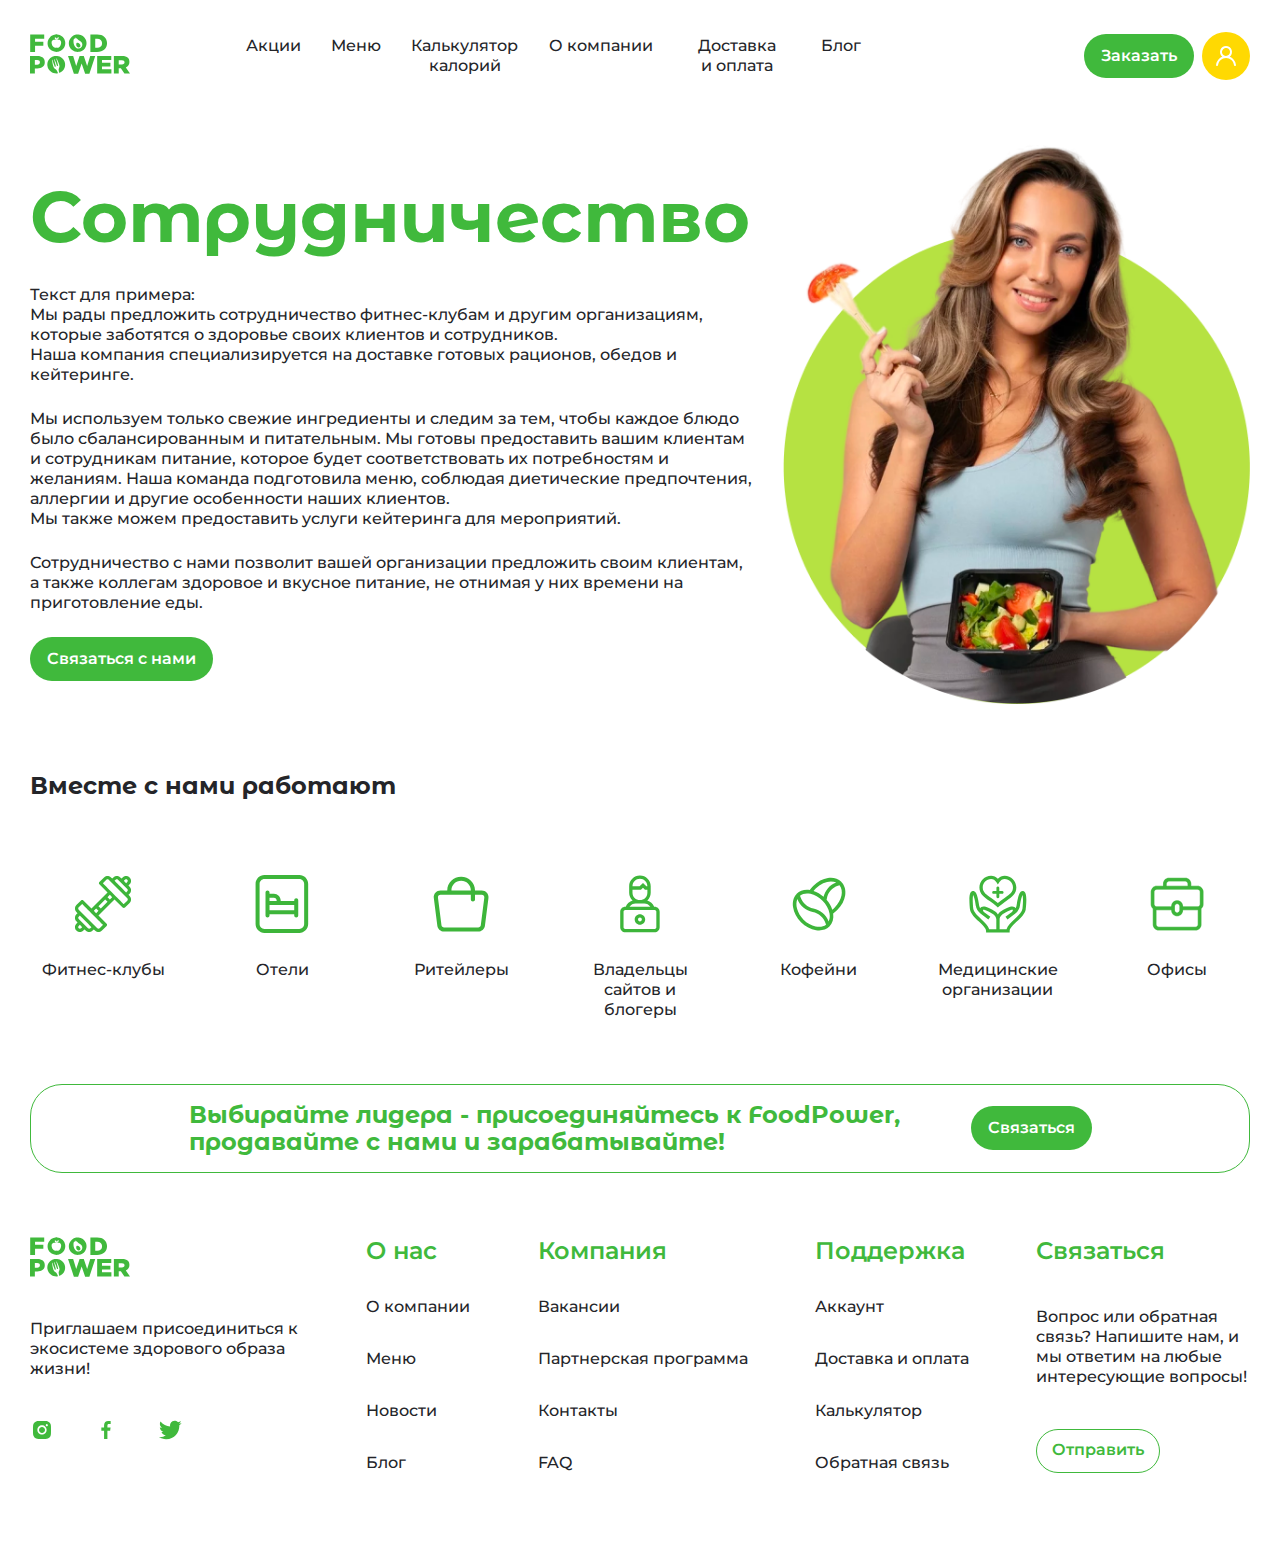
<file: collaboration.html>
<!DOCTYPE html>
<html lang="en">
<head>
    <meta charset="UTF-8">
    <meta name="viewport" content="width=device-width, initial-scale=1.0">

    <link rel="stylesheet" href="css/normalize.min.css">
    <link rel="stylesheet" href="css/style.css">
    <link rel="stylesheet" href="css/media.css">

    <title>Сотрудничество</title>
</head>
<body>
    <div class="wrapper">

        <header class="header mt-32">
            <a href="index.html" class="logo header__logo">
                <img src="img/logo.svg" alt="Logo">
            </a>
            <nav class="header__nav">
                <a href="promo.html" class="medium__text header__link">Акции</a>
                <a href="#" class="medium__text header__link">Меню</a>
                <a href="calculator.html" class="medium__text header__link">Калькулятор калорий</a>
                <a href="about.html" class="medium__text header__link">О компании</a>
                <a href="delivery.html" class="medium__text header__link">Доставка и&nbspоплата</a>
                <a href="blog.html" class="medium__text header__link">Блог</a>
            </nav>
            <a href="#" class="stroke__button button__text feedback__button">Оставить отзыв</a>
            <div class="header__select_wrapper">
                <button class="medium__text header__select">
                    <svg width="16" height="16" viewBox="0 0 16 16" fill="none" xmlns="http://www.w3.org/2000/svg">
                        <path fill-rule="evenodd" clip-rule="evenodd" d="M8.36484 1.37144C6.96378 1.37144 5.6201 1.9297 4.6294 2.9234C3.6387 3.91711 3.08213 5.26487 3.08213 6.67018C3.08213 8.72185 4.41357 10.7157 5.87796 12.2662C6.59618 13.0266 7.31671 13.6492 7.85846 14.0819C8.05424 14.2382 8.22595 14.3692 8.36484 14.4724C8.50373 14.3692 8.67544 14.2382 8.87123 14.0819C9.41297 13.6492 10.1335 13.0266 10.8517 12.2662C12.3161 10.7157 13.6476 8.72185 13.6476 6.67018C13.6476 5.26487 13.091 3.91711 12.1003 2.9234C11.1096 1.9297 9.76591 1.37144 8.36484 1.37144ZM8.36484 15.3144C7.98563 15.885 7.98545 15.8848 7.98526 15.8847L7.98334 15.8834L7.97888 15.8804L7.96361 15.8701C7.95065 15.8612 7.93219 15.8486 7.90859 15.8322C7.8614 15.7994 7.79363 15.7517 7.70821 15.6898C7.53744 15.5661 7.29575 15.3856 7.00674 15.1547C6.4298 14.6939 5.65875 14.0282 4.88537 13.2094C3.36659 11.6013 1.71484 9.27309 1.71484 6.67018C1.71484 4.90114 2.41547 3.20455 3.66258 1.95365C4.9097 0.702749 6.60115 0 8.36484 0C10.1285 0 11.82 0.702749 13.0671 1.95365C14.3142 3.20455 15.0148 4.90114 15.0148 6.67018C15.0148 9.27309 13.3631 11.6013 11.8443 13.2094C11.0709 14.0282 10.2999 14.6939 9.72295 15.1547C9.43393 15.3856 9.19224 15.5661 9.02148 15.6898C8.93606 15.7517 8.86829 15.7994 8.82109 15.8322C8.79749 15.8486 8.77903 15.8612 8.76607 15.8701L8.75081 15.8804L8.74635 15.8834L8.74493 15.8844C8.74474 15.8845 8.74406 15.885 8.36484 15.3144ZM8.36484 15.3144L8.74406 15.885C8.51443 16.0385 8.21489 16.0383 7.98526 15.8847L8.36484 15.3144ZM8.36484 5.36108C7.64403 5.36108 7.0597 5.94718 7.0597 6.67018C7.0597 7.39318 7.64403 7.97928 8.36484 7.97928C9.08565 7.97928 9.66998 7.39318 9.66998 6.67018C9.66998 5.94718 9.08565 5.36108 8.36484 5.36108ZM5.69241 6.67018C5.69241 5.18976 6.8889 3.98964 8.36484 3.98964C9.84079 3.98964 11.0373 5.18976 11.0373 6.67018C11.0373 8.1506 9.84079 9.35072 8.36484 9.35072C6.8889 9.35072 5.69241 8.1506 5.69241 6.67018Z" fill="#40B93C"/>
                    </svg>
                    Ярославль
                    <svg width="16" height="16" viewBox="0 0 16 16" fill="none" xmlns="http://www.w3.org/2000/svg">
                        <path d="M8.50196 10.367L12.2686 6.59365C12.3311 6.53168 12.3807 6.45794 12.4145 6.3767C12.4484 6.29547 12.4658 6.20833 12.4658 6.12032C12.4658 6.03231 12.4484 5.94517 12.4145 5.86394C12.3807 5.7827 12.3311 5.70896 12.2686 5.64699C12.1437 5.52282 11.9747 5.45313 11.7986 5.45313C11.6225 5.45313 11.4535 5.52282 11.3286 5.64699L7.99529 8.94699L4.69529 5.64699C4.57038 5.52282 4.40141 5.45313 4.22529 5.45313C4.04917 5.45313 3.8802 5.52282 3.75529 5.64699C3.6923 5.70873 3.64218 5.78236 3.60785 5.86361C3.57352 5.94486 3.55566 6.03212 3.55529 6.12032C3.55566 6.20852 3.57352 6.29578 3.60785 6.37703C3.64218 6.45828 3.6923 6.53191 3.75529 6.59365L7.52195 10.367C7.58438 10.4347 7.66015 10.4887 7.74448 10.5256C7.82882 10.5625 7.91989 10.5816 8.01196 10.5816C8.10402 10.5816 8.19509 10.5625 8.27943 10.5256C8.36376 10.4887 8.43953 10.4347 8.50196 10.367V10.367Z" fill="#40B93C"/>
                    </svg>
                </button>
                <div class="select__selectors_wrapper">
                    <ul class="select__selectors">
                        <li class="selector__item medium__text">
                            <svg class="selector__img" width="16" height="16" viewBox="0 0 16 16" fill="none" xmlns="http://www.w3.org/2000/svg">
                                <path fill-rule="evenodd" clip-rule="evenodd" d="M8.36484 1.37144C6.96378 1.37144 5.6201 1.9297 4.6294 2.9234C3.6387 3.91711 3.08213 5.26487 3.08213 6.67018C3.08213 8.72185 4.41357 10.7157 5.87796 12.2662C6.59618 13.0266 7.31671 13.6492 7.85846 14.0819C8.05424 14.2382 8.22595 14.3692 8.36484 14.4724C8.50373 14.3692 8.67544 14.2382 8.87123 14.0819C9.41297 13.6492 10.1335 13.0266 10.8517 12.2662C12.3161 10.7157 13.6476 8.72185 13.6476 6.67018C13.6476 5.26487 13.091 3.91711 12.1003 2.9234C11.1096 1.9297 9.76591 1.37144 8.36484 1.37144ZM8.36484 15.3144C7.98563 15.885 7.98545 15.8848 7.98526 15.8847L7.98334 15.8834L7.97888 15.8804L7.96361 15.8701C7.95065 15.8612 7.93219 15.8486 7.90859 15.8322C7.8614 15.7994 7.79363 15.7517 7.70821 15.6898C7.53744 15.5661 7.29575 15.3856 7.00674 15.1547C6.4298 14.6939 5.65875 14.0282 4.88537 13.2094C3.36659 11.6013 1.71484 9.27309 1.71484 6.67018C1.71484 4.90114 2.41547 3.20455 3.66258 1.95365C4.9097 0.702749 6.60115 0 8.36484 0C10.1285 0 11.82 0.702749 13.0671 1.95365C14.3142 3.20455 15.0148 4.90114 15.0148 6.67018C15.0148 9.27309 13.3631 11.6013 11.8443 13.2094C11.0709 14.0282 10.2999 14.6939 9.72295 15.1547C9.43393 15.3856 9.19224 15.5661 9.02148 15.6898C8.93606 15.7517 8.86829 15.7994 8.82109 15.8322C8.79749 15.8486 8.77903 15.8612 8.76607 15.8701L8.75081 15.8804L8.74635 15.8834L8.74493 15.8844C8.74474 15.8845 8.74406 15.885 8.36484 15.3144ZM8.36484 15.3144L8.74406 15.885C8.51443 16.0385 8.21489 16.0383 7.98526 15.8847L8.36484 15.3144ZM8.36484 5.36108C7.64403 5.36108 7.0597 5.94718 7.0597 6.67018C7.0597 7.39318 7.64403 7.97928 8.36484 7.97928C9.08565 7.97928 9.66998 7.39318 9.66998 6.67018C9.66998 5.94718 9.08565 5.36108 8.36484 5.36108ZM5.69241 6.67018C5.69241 5.18976 6.8889 3.98964 8.36484 3.98964C9.84079 3.98964 11.0373 5.18976 11.0373 6.67018C11.0373 8.1506 9.84079 9.35072 8.36484 9.35072C6.8889 9.35072 5.69241 8.1506 5.69241 6.67018Z" fill="#242529"/>
                            </svg>Ярославль</li>
                        <li class="selector__item medium__text"><svg class="selector__img" width="16" height="16" viewBox="0 0 16 16" fill="none" xmlns="http://www.w3.org/2000/svg">
                            <path fill-rule="evenodd" clip-rule="evenodd" d="M8.36484 1.37144C6.96378 1.37144 5.6201 1.9297 4.6294 2.9234C3.6387 3.91711 3.08213 5.26487 3.08213 6.67018C3.08213 8.72185 4.41357 10.7157 5.87796 12.2662C6.59618 13.0266 7.31671 13.6492 7.85846 14.0819C8.05424 14.2382 8.22595 14.3692 8.36484 14.4724C8.50373 14.3692 8.67544 14.2382 8.87123 14.0819C9.41297 13.6492 10.1335 13.0266 10.8517 12.2662C12.3161 10.7157 13.6476 8.72185 13.6476 6.67018C13.6476 5.26487 13.091 3.91711 12.1003 2.9234C11.1096 1.9297 9.76591 1.37144 8.36484 1.37144ZM8.36484 15.3144C7.98563 15.885 7.98545 15.8848 7.98526 15.8847L7.98334 15.8834L7.97888 15.8804L7.96361 15.8701C7.95065 15.8612 7.93219 15.8486 7.90859 15.8322C7.8614 15.7994 7.79363 15.7517 7.70821 15.6898C7.53744 15.5661 7.29575 15.3856 7.00674 15.1547C6.4298 14.6939 5.65875 14.0282 4.88537 13.2094C3.36659 11.6013 1.71484 9.27309 1.71484 6.67018C1.71484 4.90114 2.41547 3.20455 3.66258 1.95365C4.9097 0.702749 6.60115 0 8.36484 0C10.1285 0 11.82 0.702749 13.0671 1.95365C14.3142 3.20455 15.0148 4.90114 15.0148 6.67018C15.0148 9.27309 13.3631 11.6013 11.8443 13.2094C11.0709 14.0282 10.2999 14.6939 9.72295 15.1547C9.43393 15.3856 9.19224 15.5661 9.02148 15.6898C8.93606 15.7517 8.86829 15.7994 8.82109 15.8322C8.79749 15.8486 8.77903 15.8612 8.76607 15.8701L8.75081 15.8804L8.74635 15.8834L8.74493 15.8844C8.74474 15.8845 8.74406 15.885 8.36484 15.3144ZM8.36484 15.3144L8.74406 15.885C8.51443 16.0385 8.21489 16.0383 7.98526 15.8847L8.36484 15.3144ZM8.36484 5.36108C7.64403 5.36108 7.0597 5.94718 7.0597 6.67018C7.0597 7.39318 7.64403 7.97928 8.36484 7.97928C9.08565 7.97928 9.66998 7.39318 9.66998 6.67018C9.66998 5.94718 9.08565 5.36108 8.36484 5.36108ZM5.69241 6.67018C5.69241 5.18976 6.8889 3.98964 8.36484 3.98964C9.84079 3.98964 11.0373 5.18976 11.0373 6.67018C11.0373 8.1506 9.84079 9.35072 8.36484 9.35072C6.8889 9.35072 5.69241 8.1506 5.69241 6.67018Z" fill="#242529"/>
                        </svg>Иваново</li>
                        <li class="selector__item medium__text"><svg class="selector__img" width="16" height="16" viewBox="0 0 16 16" fill="none" xmlns="http://www.w3.org/2000/svg">
                            <path fill-rule="evenodd" clip-rule="evenodd" d="M8.36484 1.37144C6.96378 1.37144 5.6201 1.9297 4.6294 2.9234C3.6387 3.91711 3.08213 5.26487 3.08213 6.67018C3.08213 8.72185 4.41357 10.7157 5.87796 12.2662C6.59618 13.0266 7.31671 13.6492 7.85846 14.0819C8.05424 14.2382 8.22595 14.3692 8.36484 14.4724C8.50373 14.3692 8.67544 14.2382 8.87123 14.0819C9.41297 13.6492 10.1335 13.0266 10.8517 12.2662C12.3161 10.7157 13.6476 8.72185 13.6476 6.67018C13.6476 5.26487 13.091 3.91711 12.1003 2.9234C11.1096 1.9297 9.76591 1.37144 8.36484 1.37144ZM8.36484 15.3144C7.98563 15.885 7.98545 15.8848 7.98526 15.8847L7.98334 15.8834L7.97888 15.8804L7.96361 15.8701C7.95065 15.8612 7.93219 15.8486 7.90859 15.8322C7.8614 15.7994 7.79363 15.7517 7.70821 15.6898C7.53744 15.5661 7.29575 15.3856 7.00674 15.1547C6.4298 14.6939 5.65875 14.0282 4.88537 13.2094C3.36659 11.6013 1.71484 9.27309 1.71484 6.67018C1.71484 4.90114 2.41547 3.20455 3.66258 1.95365C4.9097 0.702749 6.60115 0 8.36484 0C10.1285 0 11.82 0.702749 13.0671 1.95365C14.3142 3.20455 15.0148 4.90114 15.0148 6.67018C15.0148 9.27309 13.3631 11.6013 11.8443 13.2094C11.0709 14.0282 10.2999 14.6939 9.72295 15.1547C9.43393 15.3856 9.19224 15.5661 9.02148 15.6898C8.93606 15.7517 8.86829 15.7994 8.82109 15.8322C8.79749 15.8486 8.77903 15.8612 8.76607 15.8701L8.75081 15.8804L8.74635 15.8834L8.74493 15.8844C8.74474 15.8845 8.74406 15.885 8.36484 15.3144ZM8.36484 15.3144L8.74406 15.885C8.51443 16.0385 8.21489 16.0383 7.98526 15.8847L8.36484 15.3144ZM8.36484 5.36108C7.64403 5.36108 7.0597 5.94718 7.0597 6.67018C7.0597 7.39318 7.64403 7.97928 8.36484 7.97928C9.08565 7.97928 9.66998 7.39318 9.66998 6.67018C9.66998 5.94718 9.08565 5.36108 8.36484 5.36108ZM5.69241 6.67018C5.69241 5.18976 6.8889 3.98964 8.36484 3.98964C9.84079 3.98964 11.0373 5.18976 11.0373 6.67018C11.0373 8.1506 9.84079 9.35072 8.36484 9.35072C6.8889 9.35072 5.69241 8.1506 5.69241 6.67018Z" fill="#242529"/>
                        </svg>Шуя</li>
                    </ul>
                </div>
            </div>
            <button class="button button__text order__button">Заказать</button>
            <button class="account__button">
                <svg width="24" height="24" viewBox="0 0 24 24" fill="none" xmlns="http://www.w3.org/2000/svg">
                    <path d="M15.71 12.7096C16.6904 11.9383 17.406 10.8806 17.7572 9.68358C18.1085 8.4866 18.0779 7.2099 17.6698 6.0311C17.2617 4.85231 16.4963 3.83003 15.4801 3.10649C14.4639 2.38296 13.2474 1.99414 12 1.99414C10.7525 1.99414 9.53611 2.38296 8.51993 3.10649C7.50374 3.83003 6.73834 4.85231 6.33021 6.0311C5.92208 7.2099 5.89151 8.4866 6.24276 9.68358C6.59401 10.8806 7.3096 11.9383 8.29 12.7096C6.61007 13.3827 5.14428 14.499 4.04889 15.9396C2.95349 17.3801 2.26956 19.0909 2.07 20.8896C2.05555 21.021 2.06711 21.1538 2.10402 21.2807C2.14093 21.4075 2.20246 21.5259 2.28511 21.629C2.45202 21.8371 2.69478 21.9705 2.96 21.9996C3.22521 22.0288 3.49116 21.9514 3.69932 21.7845C3.90749 21.6176 4.04082 21.3749 4.07 21.1096C4.28958 19.1548 5.22168 17.3494 6.68822 16.0384C8.15475 14.7274 10.0529 14.0027 12.02 14.0027C13.9871 14.0027 15.8852 14.7274 17.3518 16.0384C18.8183 17.3494 19.7504 19.1548 19.97 21.1096C19.9972 21.3554 20.1144 21.5823 20.2991 21.7467C20.4838 21.911 20.7228 22.0011 20.97 21.9996H21.08C21.3421 21.9695 21.5817 21.8369 21.7466 21.6309C21.9114 21.4248 21.9881 21.162 21.96 20.8996C21.7595 19.0958 21.0719 17.3806 19.9708 15.9378C18.8698 14.4951 17.3969 13.3791 15.71 12.7096ZM12 11.9996C11.2089 11.9996 10.4355 11.765 9.77772 11.3255C9.11992 10.886 8.60723 10.2613 8.30448 9.53037C8.00173 8.79947 7.92251 7.9952 8.07686 7.21928C8.2312 6.44335 8.61216 5.73062 9.17157 5.17121C9.73098 4.6118 10.4437 4.23084 11.2196 4.0765C11.9956 3.92215 12.7998 4.00137 13.5307 4.30412C14.2616 4.60687 14.8863 5.11956 15.3259 5.77736C15.7654 6.43515 16 7.20851 16 7.99964C16 9.0605 15.5786 10.0779 14.8284 10.8281C14.0783 11.5782 13.0609 11.9996 12 11.9996Z" fill="white"/>
                </svg> 
            </button>
            <button class="burger-button icon__button">
                <svg xmlns="http://www.w3.org/2000/svg"  viewBox="0 0 72 72" width="32px" height="32px">
                    <path d="M56 48c2.209 0 4 1.791 4 4 0 2.209-1.791 4-4 4-1.202 0-38.798 0-40 0-2.209 0-4-1.791-4-4 0-2.209 1.791-4 4-4C17.202 48 54.798 48 56 48zM56 32c2.209 0 4 1.791 4 4 0 2.209-1.791 4-4 4-1.202 0-38.798 0-40 0-2.209 0-4-1.791-4-4 0-2.209 1.791-4 4-4C17.202 32 54.798 32 56 32zM56 16c2.209 0 4 1.791 4 4 0 2.209-1.791 4-4 4-1.202 0-38.798 0-40 0-2.209 0-4-1.791-4-4 0-2.209 1.791-4 4-4C17.202 16 54.798 16 56 16z"/>
                </svg>
            </button>
            <div class="burger-menu">
                <button class="burger-close icon__button">
                    <svg width="40" height="40" viewBox="0 0 24 24" fill="none" xmlns="http://www.w3.org/2000/svg">
                        <path fill-rule="evenodd" clip-rule="evenodd" d="M8.70708 7.29243C8.51848 7.11027 8.26588 7.00948 8.00368 7.01176C7.74148 7.01403 7.49067 7.1192 7.30526 7.30461C7.11985 7.49002 7.01469 7.74083 7.01241 8.00303C7.01013 8.26523 7.11092 8.51783 7.29308 8.70643L10.5861 11.9994L7.29308 15.2924C7.19757 15.3847 7.12139 15.495 7.06898 15.617C7.01657 15.739 6.98898 15.8703 6.98783 16.003C6.98668 16.1358 7.01198 16.2675 7.06226 16.3904C7.11254 16.5133 7.18679 16.6249 7.28069 16.7188C7.37458 16.8127 7.48623 16.887 7.60913 16.9373C7.73202 16.9875 7.8637 17.0128 7.99648 17.0117C8.12926 17.0105 8.26048 16.9829 8.38249 16.9305C8.50449 16.8781 8.61483 16.8019 8.70708 16.7064L12.0001 13.4134L15.2931 16.7064C15.4817 16.8886 15.7343 16.9894 15.9965 16.9871C16.2587 16.9848 16.5095 16.8797 16.6949 16.6942C16.8803 16.5088 16.9855 16.258 16.9878 15.9958C16.99 15.7336 16.8892 15.481 16.7071 15.2924L13.4141 11.9994L16.7071 8.70643C16.8892 8.51783 16.99 8.26523 16.9878 8.00303C16.9855 7.74083 16.8803 7.49002 16.6949 7.30461C16.5095 7.1192 16.2587 7.01403 15.9965 7.01176C15.7343 7.00948 15.4817 7.11027 15.2931 7.29243L12.0001 10.5854L8.70708 7.29243Z" fill="#FFFFFF"/>
                    </svg>                        
                </button>
                <div class="burger-flex">
                    <button class="button button__text order__button mobile">Заказать</button>
                    <button class="account__button mobile">
                        <svg width="24" height="24" viewBox="0 0 24 24" fill="none" xmlns="http://www.w3.org/2000/svg">
                            <path d="M15.71 12.7096C16.6904 11.9383 17.406 10.8806 17.7572 9.68358C18.1085 8.4866 18.0779 7.2099 17.6698 6.0311C17.2617 4.85231 16.4963 3.83003 15.4801 3.10649C14.4639 2.38296 13.2474 1.99414 12 1.99414C10.7525 1.99414 9.53611 2.38296 8.51993 3.10649C7.50374 3.83003 6.73834 4.85231 6.33021 6.0311C5.92208 7.2099 5.89151 8.4866 6.24276 9.68358C6.59401 10.8806 7.3096 11.9383 8.29 12.7096C6.61007 13.3827 5.14428 14.499 4.04889 15.9396C2.95349 17.3801 2.26956 19.0909 2.07 20.8896C2.05555 21.021 2.06711 21.1538 2.10402 21.2807C2.14093 21.4075 2.20246 21.5259 2.28511 21.629C2.45202 21.8371 2.69478 21.9705 2.96 21.9996C3.22521 22.0288 3.49116 21.9514 3.69932 21.7845C3.90749 21.6176 4.04082 21.3749 4.07 21.1096C4.28958 19.1548 5.22168 17.3494 6.68822 16.0384C8.15475 14.7274 10.0529 14.0027 12.02 14.0027C13.9871 14.0027 15.8852 14.7274 17.3518 16.0384C18.8183 17.3494 19.7504 19.1548 19.97 21.1096C19.9972 21.3554 20.1144 21.5823 20.2991 21.7467C20.4838 21.911 20.7228 22.0011 20.97 21.9996H21.08C21.3421 21.9695 21.5817 21.8369 21.7466 21.6309C21.9114 21.4248 21.9881 21.162 21.96 20.8996C21.7595 19.0958 21.0719 17.3806 19.9708 15.9378C18.8698 14.4951 17.3969 13.3791 15.71 12.7096ZM12 11.9996C11.2089 11.9996 10.4355 11.765 9.77772 11.3255C9.11992 10.886 8.60723 10.2613 8.30448 9.53037C8.00173 8.79947 7.92251 7.9952 8.07686 7.21928C8.2312 6.44335 8.61216 5.73062 9.17157 5.17121C9.73098 4.6118 10.4437 4.23084 11.2196 4.0765C11.9956 3.92215 12.7998 4.00137 13.5307 4.30412C14.2616 4.60687 14.8863 5.11956 15.3259 5.77736C15.7654 6.43515 16 7.20851 16 7.99964C16 9.0605 15.5786 10.0779 14.8284 10.8281C14.0783 11.5782 13.0609 11.9996 12 11.9996Z" fill="white"/>
                        </svg> 
                    </button>
                </div>
                <div class="burger-nav">
                    <a href="promo.html" class="medium__text header__link">Акции</a>
                    <a href="#" class="medium__text header__link">Меню</a>
                    <a href="calculator.html" class="medium__text header__link">Калькулятор калорий</a>
                    <a href="about.html" class="medium__text header__link">О компании</a>
                    <a href="delivery.html" class="medium__text header__link">Доставка и&nbspоплата</a>
                    <a href="blog.html" class="medium__text header__link">Блог</a>
                </div>
                <div class="header__select_wrapper mobile">
                    <button class="medium__text header__select">
                        <svg width="16" height="16" viewBox="0 0 16 16" fill="none" xmlns="http://www.w3.org/2000/svg">
                            <path fill-rule="evenodd" clip-rule="evenodd" d="M8.36484 1.37144C6.96378 1.37144 5.6201 1.9297 4.6294 2.9234C3.6387 3.91711 3.08213 5.26487 3.08213 6.67018C3.08213 8.72185 4.41357 10.7157 5.87796 12.2662C6.59618 13.0266 7.31671 13.6492 7.85846 14.0819C8.05424 14.2382 8.22595 14.3692 8.36484 14.4724C8.50373 14.3692 8.67544 14.2382 8.87123 14.0819C9.41297 13.6492 10.1335 13.0266 10.8517 12.2662C12.3161 10.7157 13.6476 8.72185 13.6476 6.67018C13.6476 5.26487 13.091 3.91711 12.1003 2.9234C11.1096 1.9297 9.76591 1.37144 8.36484 1.37144ZM8.36484 15.3144C7.98563 15.885 7.98545 15.8848 7.98526 15.8847L7.98334 15.8834L7.97888 15.8804L7.96361 15.8701C7.95065 15.8612 7.93219 15.8486 7.90859 15.8322C7.8614 15.7994 7.79363 15.7517 7.70821 15.6898C7.53744 15.5661 7.29575 15.3856 7.00674 15.1547C6.4298 14.6939 5.65875 14.0282 4.88537 13.2094C3.36659 11.6013 1.71484 9.27309 1.71484 6.67018C1.71484 4.90114 2.41547 3.20455 3.66258 1.95365C4.9097 0.702749 6.60115 0 8.36484 0C10.1285 0 11.82 0.702749 13.0671 1.95365C14.3142 3.20455 15.0148 4.90114 15.0148 6.67018C15.0148 9.27309 13.3631 11.6013 11.8443 13.2094C11.0709 14.0282 10.2999 14.6939 9.72295 15.1547C9.43393 15.3856 9.19224 15.5661 9.02148 15.6898C8.93606 15.7517 8.86829 15.7994 8.82109 15.8322C8.79749 15.8486 8.77903 15.8612 8.76607 15.8701L8.75081 15.8804L8.74635 15.8834L8.74493 15.8844C8.74474 15.8845 8.74406 15.885 8.36484 15.3144ZM8.36484 15.3144L8.74406 15.885C8.51443 16.0385 8.21489 16.0383 7.98526 15.8847L8.36484 15.3144ZM8.36484 5.36108C7.64403 5.36108 7.0597 5.94718 7.0597 6.67018C7.0597 7.39318 7.64403 7.97928 8.36484 7.97928C9.08565 7.97928 9.66998 7.39318 9.66998 6.67018C9.66998 5.94718 9.08565 5.36108 8.36484 5.36108ZM5.69241 6.67018C5.69241 5.18976 6.8889 3.98964 8.36484 3.98964C9.84079 3.98964 11.0373 5.18976 11.0373 6.67018C11.0373 8.1506 9.84079 9.35072 8.36484 9.35072C6.8889 9.35072 5.69241 8.1506 5.69241 6.67018Z" fill="#40B93C"/>
                        </svg>
                        Ярославль
                        <svg width="16" height="16" viewBox="0 0 16 16" fill="none" xmlns="http://www.w3.org/2000/svg">
                            <path d="M8.50196 10.367L12.2686 6.59365C12.3311 6.53168 12.3807 6.45794 12.4145 6.3767C12.4484 6.29547 12.4658 6.20833 12.4658 6.12032C12.4658 6.03231 12.4484 5.94517 12.4145 5.86394C12.3807 5.7827 12.3311 5.70896 12.2686 5.64699C12.1437 5.52282 11.9747 5.45313 11.7986 5.45313C11.6225 5.45313 11.4535 5.52282 11.3286 5.64699L7.99529 8.94699L4.69529 5.64699C4.57038 5.52282 4.40141 5.45313 4.22529 5.45313C4.04917 5.45313 3.8802 5.52282 3.75529 5.64699C3.6923 5.70873 3.64218 5.78236 3.60785 5.86361C3.57352 5.94486 3.55566 6.03212 3.55529 6.12032C3.55566 6.20852 3.57352 6.29578 3.60785 6.37703C3.64218 6.45828 3.6923 6.53191 3.75529 6.59365L7.52195 10.367C7.58438 10.4347 7.66015 10.4887 7.74448 10.5256C7.82882 10.5625 7.91989 10.5816 8.01196 10.5816C8.10402 10.5816 8.19509 10.5625 8.27943 10.5256C8.36376 10.4887 8.43953 10.4347 8.50196 10.367V10.367Z" fill="#40B93C"/>
                        </svg>
                    </button>
                    <div class="select__selectors_wrapper">
                        <ul class="select__selectors">
                            <li class="selector__item medium__text">
                                <svg class="selector__img" width="16" height="16" viewBox="0 0 16 16" fill="none" xmlns="http://www.w3.org/2000/svg">
                                    <path fill-rule="evenodd" clip-rule="evenodd" d="M8.36484 1.37144C6.96378 1.37144 5.6201 1.9297 4.6294 2.9234C3.6387 3.91711 3.08213 5.26487 3.08213 6.67018C3.08213 8.72185 4.41357 10.7157 5.87796 12.2662C6.59618 13.0266 7.31671 13.6492 7.85846 14.0819C8.05424 14.2382 8.22595 14.3692 8.36484 14.4724C8.50373 14.3692 8.67544 14.2382 8.87123 14.0819C9.41297 13.6492 10.1335 13.0266 10.8517 12.2662C12.3161 10.7157 13.6476 8.72185 13.6476 6.67018C13.6476 5.26487 13.091 3.91711 12.1003 2.9234C11.1096 1.9297 9.76591 1.37144 8.36484 1.37144ZM8.36484 15.3144C7.98563 15.885 7.98545 15.8848 7.98526 15.8847L7.98334 15.8834L7.97888 15.8804L7.96361 15.8701C7.95065 15.8612 7.93219 15.8486 7.90859 15.8322C7.8614 15.7994 7.79363 15.7517 7.70821 15.6898C7.53744 15.5661 7.29575 15.3856 7.00674 15.1547C6.4298 14.6939 5.65875 14.0282 4.88537 13.2094C3.36659 11.6013 1.71484 9.27309 1.71484 6.67018C1.71484 4.90114 2.41547 3.20455 3.66258 1.95365C4.9097 0.702749 6.60115 0 8.36484 0C10.1285 0 11.82 0.702749 13.0671 1.95365C14.3142 3.20455 15.0148 4.90114 15.0148 6.67018C15.0148 9.27309 13.3631 11.6013 11.8443 13.2094C11.0709 14.0282 10.2999 14.6939 9.72295 15.1547C9.43393 15.3856 9.19224 15.5661 9.02148 15.6898C8.93606 15.7517 8.86829 15.7994 8.82109 15.8322C8.79749 15.8486 8.77903 15.8612 8.76607 15.8701L8.75081 15.8804L8.74635 15.8834L8.74493 15.8844C8.74474 15.8845 8.74406 15.885 8.36484 15.3144ZM8.36484 15.3144L8.74406 15.885C8.51443 16.0385 8.21489 16.0383 7.98526 15.8847L8.36484 15.3144ZM8.36484 5.36108C7.64403 5.36108 7.0597 5.94718 7.0597 6.67018C7.0597 7.39318 7.64403 7.97928 8.36484 7.97928C9.08565 7.97928 9.66998 7.39318 9.66998 6.67018C9.66998 5.94718 9.08565 5.36108 8.36484 5.36108ZM5.69241 6.67018C5.69241 5.18976 6.8889 3.98964 8.36484 3.98964C9.84079 3.98964 11.0373 5.18976 11.0373 6.67018C11.0373 8.1506 9.84079 9.35072 8.36484 9.35072C6.8889 9.35072 5.69241 8.1506 5.69241 6.67018Z" fill="#242529"/>
                                </svg>Ярославль</li>
                            <li class="selector__item medium__text"><svg class="selector__img" width="16" height="16" viewBox="0 0 16 16" fill="none" xmlns="http://www.w3.org/2000/svg">
                                <path fill-rule="evenodd" clip-rule="evenodd" d="M8.36484 1.37144C6.96378 1.37144 5.6201 1.9297 4.6294 2.9234C3.6387 3.91711 3.08213 5.26487 3.08213 6.67018C3.08213 8.72185 4.41357 10.7157 5.87796 12.2662C6.59618 13.0266 7.31671 13.6492 7.85846 14.0819C8.05424 14.2382 8.22595 14.3692 8.36484 14.4724C8.50373 14.3692 8.67544 14.2382 8.87123 14.0819C9.41297 13.6492 10.1335 13.0266 10.8517 12.2662C12.3161 10.7157 13.6476 8.72185 13.6476 6.67018C13.6476 5.26487 13.091 3.91711 12.1003 2.9234C11.1096 1.9297 9.76591 1.37144 8.36484 1.37144ZM8.36484 15.3144C7.98563 15.885 7.98545 15.8848 7.98526 15.8847L7.98334 15.8834L7.97888 15.8804L7.96361 15.8701C7.95065 15.8612 7.93219 15.8486 7.90859 15.8322C7.8614 15.7994 7.79363 15.7517 7.70821 15.6898C7.53744 15.5661 7.29575 15.3856 7.00674 15.1547C6.4298 14.6939 5.65875 14.0282 4.88537 13.2094C3.36659 11.6013 1.71484 9.27309 1.71484 6.67018C1.71484 4.90114 2.41547 3.20455 3.66258 1.95365C4.9097 0.702749 6.60115 0 8.36484 0C10.1285 0 11.82 0.702749 13.0671 1.95365C14.3142 3.20455 15.0148 4.90114 15.0148 6.67018C15.0148 9.27309 13.3631 11.6013 11.8443 13.2094C11.0709 14.0282 10.2999 14.6939 9.72295 15.1547C9.43393 15.3856 9.19224 15.5661 9.02148 15.6898C8.93606 15.7517 8.86829 15.7994 8.82109 15.8322C8.79749 15.8486 8.77903 15.8612 8.76607 15.8701L8.75081 15.8804L8.74635 15.8834L8.74493 15.8844C8.74474 15.8845 8.74406 15.885 8.36484 15.3144ZM8.36484 15.3144L8.74406 15.885C8.51443 16.0385 8.21489 16.0383 7.98526 15.8847L8.36484 15.3144ZM8.36484 5.36108C7.64403 5.36108 7.0597 5.94718 7.0597 6.67018C7.0597 7.39318 7.64403 7.97928 8.36484 7.97928C9.08565 7.97928 9.66998 7.39318 9.66998 6.67018C9.66998 5.94718 9.08565 5.36108 8.36484 5.36108ZM5.69241 6.67018C5.69241 5.18976 6.8889 3.98964 8.36484 3.98964C9.84079 3.98964 11.0373 5.18976 11.0373 6.67018C11.0373 8.1506 9.84079 9.35072 8.36484 9.35072C6.8889 9.35072 5.69241 8.1506 5.69241 6.67018Z" fill="#242529"/>
                            </svg>Иваново</li>
                            <li class="selector__item medium__text"><svg class="selector__img" width="16" height="16" viewBox="0 0 16 16" fill="none" xmlns="http://www.w3.org/2000/svg">
                                <path fill-rule="evenodd" clip-rule="evenodd" d="M8.36484 1.37144C6.96378 1.37144 5.6201 1.9297 4.6294 2.9234C3.6387 3.91711 3.08213 5.26487 3.08213 6.67018C3.08213 8.72185 4.41357 10.7157 5.87796 12.2662C6.59618 13.0266 7.31671 13.6492 7.85846 14.0819C8.05424 14.2382 8.22595 14.3692 8.36484 14.4724C8.50373 14.3692 8.67544 14.2382 8.87123 14.0819C9.41297 13.6492 10.1335 13.0266 10.8517 12.2662C12.3161 10.7157 13.6476 8.72185 13.6476 6.67018C13.6476 5.26487 13.091 3.91711 12.1003 2.9234C11.1096 1.9297 9.76591 1.37144 8.36484 1.37144ZM8.36484 15.3144C7.98563 15.885 7.98545 15.8848 7.98526 15.8847L7.98334 15.8834L7.97888 15.8804L7.96361 15.8701C7.95065 15.8612 7.93219 15.8486 7.90859 15.8322C7.8614 15.7994 7.79363 15.7517 7.70821 15.6898C7.53744 15.5661 7.29575 15.3856 7.00674 15.1547C6.4298 14.6939 5.65875 14.0282 4.88537 13.2094C3.36659 11.6013 1.71484 9.27309 1.71484 6.67018C1.71484 4.90114 2.41547 3.20455 3.66258 1.95365C4.9097 0.702749 6.60115 0 8.36484 0C10.1285 0 11.82 0.702749 13.0671 1.95365C14.3142 3.20455 15.0148 4.90114 15.0148 6.67018C15.0148 9.27309 13.3631 11.6013 11.8443 13.2094C11.0709 14.0282 10.2999 14.6939 9.72295 15.1547C9.43393 15.3856 9.19224 15.5661 9.02148 15.6898C8.93606 15.7517 8.86829 15.7994 8.82109 15.8322C8.79749 15.8486 8.77903 15.8612 8.76607 15.8701L8.75081 15.8804L8.74635 15.8834L8.74493 15.8844C8.74474 15.8845 8.74406 15.885 8.36484 15.3144ZM8.36484 15.3144L8.74406 15.885C8.51443 16.0385 8.21489 16.0383 7.98526 15.8847L8.36484 15.3144ZM8.36484 5.36108C7.64403 5.36108 7.0597 5.94718 7.0597 6.67018C7.0597 7.39318 7.64403 7.97928 8.36484 7.97928C9.08565 7.97928 9.66998 7.39318 9.66998 6.67018C9.66998 5.94718 9.08565 5.36108 8.36484 5.36108ZM5.69241 6.67018C5.69241 5.18976 6.8889 3.98964 8.36484 3.98964C9.84079 3.98964 11.0373 5.18976 11.0373 6.67018C11.0373 8.1506 9.84079 9.35072 8.36484 9.35072C6.8889 9.35072 5.69241 8.1506 5.69241 6.67018Z" fill="#242529"/>
                            </svg>Шуя</li>
                        </ul>
                    </div>
                </div>
            </div>
        </header>

        <main class="main">
            <section class="main_screen collab__main mt-64">
                <div class="main_screen_collab">
                    <h1 class="main__title mobile">Сотрудничество</h1>
                    <p class="medium__text  mt-24">Текст для примера:</p>
                    <p class="medium__text">Мы рады предложить сотрудничество фитнес-клубам и другим организациям, которые заботятся о здоровье своих клиентов и сотрудников.</p>
                    <p class="medium__text">Наша компания специализируется на доставке готовых рационов, обедов и кейтеринге.</p>
                    <p class="medium__text mt-24">
                        Мы используем только свежие ингредиенты и следим за тем, чтобы каждое блюдо было сбалансированным и питательным. Мы готовы предоставить вашим клиентам и сотрудникам питание, которое будет соответствовать их потребностям и желаниям. Наша команда подготовила меню, соблюдая диетические предпочтения, аллергии и другие особенности наших клиентов.</p>
                    <p class="medium__text">Мы также можем предоставить услуги кейтеринга для мероприятий.</p>
                    <p class="medium__text mt-24">Сотрудничество с нами позволит вашей организации предложить своим клиентам, а также коллегам здоровое и вкусное питание, не отнимая у них времени на приготовление еды.</p>
                    <button class="button button__text main_screen__button mt-24">Связаться с нами</button>
                </div>
                <div class="main_screen__img_wrapper">
                    <img class="main_screen__img" src="img/maingirl.png" alt="Girl">
                </div>
            </section>
        
            <section class="client__block mt-64">
                <h3 class="subtitle">Вместе с нами работают</h3>
                <div class="flex__wrapper_large mt-64">
                    <div class="client__item">
                        <svg width="80" height="80" viewBox="0 0 80 80" fill="none" xmlns="http://www.w3.org/2000/svg">
                            <rect width="80" height="80" fill="white"/>
                            <g clip-path="url(#clip0_2090_1585)">
                            <path d="M66.6222 22.6815L65.4592 21.5187L66.6222 20.3557C68.5457 18.4322 68.5457 15.3022 66.6221 13.3786C64.6985 11.4551 61.5684 11.455 59.6449 13.3786L58.4819 14.5416L57.319 13.3786C55.3955 11.4551 52.2654 11.455 50.3419 13.3786L49.179 14.5416L48.0161 13.3788C46.088 11.4506 42.9672 11.4505 41.0389 13.3788L36.3876 18.0301C35.7453 18.6724 35.7453 19.7136 36.3876 20.3558L44.5276 28.4958L28.496 44.5277L20.3559 36.3876C19.7136 35.7454 18.6724 35.7454 18.0302 36.3876L13.3787 41.039C11.4553 42.9626 11.4553 46.0926 13.3787 48.0162L14.5416 49.179L13.3787 50.342C11.4553 52.2655 11.4553 55.3955 13.3787 57.3191L14.5416 58.4819L13.3787 59.645C11.4552 61.5685 11.4552 64.6985 13.3787 66.622C15.3022 68.5456 18.4322 68.5457 20.3559 66.622L21.5188 65.4591L22.6818 66.622C24.6053 68.5457 27.7354 68.5456 29.6588 66.622L30.8218 65.4591L31.9847 66.6219C33.9129 68.5502 37.0337 68.5502 38.9619 66.6219L43.6133 61.9706C44.2556 61.3283 44.2556 60.2871 43.6133 59.6449L35.4733 51.5048L51.5051 35.4729L59.6451 43.6129C60.2874 44.2552 61.3285 44.2552 61.9708 43.6129L66.6223 38.9616C68.5457 37.038 68.5457 33.908 66.6223 31.9844L65.4593 30.8215L66.6223 29.6586C68.5457 27.7351 68.5457 24.605 66.6222 22.6815ZM33.1474 44.5278L35.4731 46.8535L33.1474 49.1792L30.8217 46.8535L33.1474 44.5278ZM18.0303 64.2964C17.389 64.9376 16.3458 64.9376 15.7045 64.2964C15.0632 63.6551 15.0632 62.6118 15.7045 61.9707L16.8674 60.8077L19.1931 63.1334L18.0303 64.2964ZM27.3331 64.2964C26.6919 64.9376 25.6486 64.9375 25.0075 64.2964L15.7045 54.9934C15.0632 54.3521 15.0632 53.3089 15.7045 52.6677L16.8674 51.5047C17.3784 52.0159 27.9859 62.6235 28.496 63.1335L27.3331 64.2964ZM40.1244 60.8078L36.6359 64.2964C35.9931 64.9392 34.953 64.9392 34.3102 64.2964L15.7044 45.6906C15.0631 45.0493 15.0631 44.0061 15.7044 43.3649L19.193 39.8763C21.3086 41.9919 39.3318 60.0152 40.1244 60.8078ZM61.9706 15.7044C62.6119 15.0632 63.6551 15.0633 64.2963 15.7044C64.9376 16.3457 64.9376 17.389 64.2963 18.0301L63.1333 19.1931L60.8077 16.8673L61.9706 15.7044ZM52.6678 15.7044C53.3091 15.0632 54.3523 15.0633 54.9935 15.7044L64.2964 25.0074C64.9377 25.6487 64.9377 26.6919 64.2964 27.3331L63.1335 28.496C62.6226 27.9848 52.0149 17.3771 51.505 16.8672L52.6678 15.7044ZM37.7989 44.5277L35.4732 42.2019L42.2021 35.4728L44.5278 37.7986L37.7989 44.5277ZM46.8535 35.473L44.5278 33.1473L46.8535 30.8216L49.1792 33.1473L46.8535 35.473ZM64.2965 36.6359L60.8078 40.1245C60.6192 39.9358 40.0654 19.3821 39.8764 19.193L43.365 15.7043C44.0078 15.0616 45.0478 15.0615 45.6906 15.7043L64.2965 34.3101C64.9377 34.9514 64.9377 35.9947 64.2965 36.6359Z" fill="#3DB53A"/>
                            </g>
                            <defs>
                            <clipPath id="clip0_2090_1585">
                            <rect width="56.1356" height="56.1356" fill="white" transform="translate(11.9321 11.9326)"/>
                            </clipPath>
                            </defs>
                        </svg>
                        <p class="medium__text">Фитнес-клубы</p>
                    </div>
                    <div class="client__item">
                        <svg width="80" height="80" viewBox="0 0 80 80" fill="none" xmlns="http://www.w3.org/2000/svg">
                            <rect width="80" height="80" fill="white"/>
                            <path fill-rule="evenodd" clip-rule="evenodd" d="M57.3245 11.0996C62.2012 11.0996 66.1693 15.0676 66.1693 19.9444L66.1694 60.067C66.1627 64.9382 62.1973 68.8996 57.3246 68.8996H22.4205C17.5437 68.8996 13.5757 64.9316 13.5757 60.0548V19.9444C13.5757 15.0676 17.5437 11.0996 22.4205 11.0996H57.3245ZM62.1538 48.6429V19.9444C62.1538 17.2814 59.9876 15.1152 57.3246 15.1152H22.4205C19.7574 15.1152 17.5913 17.2814 17.5913 19.9444V60.0548C17.5913 62.7178 19.7574 64.884 22.4205 64.884H57.3246C59.9876 64.884 62.1538 62.7178 62.1538 60.0548V60.0379C62.1538 58.779 62.1537 57.5161 62.1537 56.2515C62.1536 53.7167 62.1535 51.1747 62.1538 48.6429Z" fill="#3DB53A"/>
                            <path fill-rule="evenodd" clip-rule="evenodd" d="M38.6876 37.1048H52.225V36.3245C52.225 35.2156 53.1239 34.3167 54.2328 34.3167C55.3418 34.3167 56.2407 35.2156 56.2407 36.3245V51.4723C56.2407 52.5812 55.3418 53.4801 54.2328 53.4801C53.124 53.4801 52.225 52.5812 52.2251 51.4723V50.2849H27.5205V51.4723C27.5205 52.5812 26.6216 53.4801 25.5127 53.4801C24.4038 53.4801 23.5049 52.5812 23.5049 51.4723V28.5273C23.5049 27.4184 24.4038 26.5195 25.5127 26.5195C26.6216 26.5195 27.5205 27.4184 27.5205 28.5273V29.7538H31.8891C35.6375 29.7538 38.6876 32.8038 38.6876 36.5524V37.1048ZM27.5204 37.1048H34.6719V36.5524C34.6719 35.0177 33.4237 33.7694 31.889 33.7694H27.5204V37.1048ZM27.5205 41.1204V46.2693H52.2251V41.1204H27.5205Z" fill="#3DB53A"/>
                        </svg>
                        <p class="medium__text">Отели</p>
                    </div>
                    <div class="client__item">
                        <svg width="80" height="80" viewBox="0 0 80 80" fill="none" xmlns="http://www.w3.org/2000/svg">
                            <rect width="80" height="80" fill="white"/>
                            <path fill-rule="evenodd" clip-rule="evenodd" d="M54.0085 26.3058V26.5743H60.7219C64.8198 26.5743 67.9778 30.0841 67.4718 34.0439L63.9363 61.7023C63.5118 65.024 60.6218 67.5248 57.1865 67.5248H23.0842C19.6488 67.5248 16.759 65.024 16.3344 61.7023L12.799 34.0439C12.2928 30.0842 15.4508 26.5743 19.5488 26.5743H26.2622V26.3058C26.2622 18.822 32.4678 12.7451 40.1353 12.7451C47.803 12.7451 54.0085 18.822 54.0085 26.3058ZM49.8317 35.5252V30.647H19.5488C17.9761 30.647 16.7465 31.9974 16.9437 33.5403L20.4791 61.1986C20.6443 62.4908 21.7651 63.4521 23.0842 63.4521H57.1865C58.5056 63.4521 59.6263 62.4907 59.7916 61.1986L63.327 33.5403C63.5242 31.9974 62.2946 30.647 60.7219 30.647H54.0085V35.5252C54.0085 36.6443 53.079 37.5616 51.9201 37.5616C50.7609 37.5616 49.8317 36.6443 49.8317 35.5252ZM30.4391 26.3058V26.5743H49.8317V26.3058C49.8317 21.0601 45.4849 16.8178 40.1353 16.8178C34.7859 16.8178 30.4391 21.0601 30.4391 26.3058Z" fill="#3DB53A"/>
                        </svg>
                        <p class="medium__text">Ритейлеры</p>
                    </div>
                    <div class="client__item">
                        <svg width="80" height="80" viewBox="0 0 80 80" fill="none" xmlns="http://www.w3.org/2000/svg">
                            <rect width="80" height="80" fill="white"/>
                            <path d="M54.5963 42.6649H54.1566C52.8683 39.6856 50.3061 37.4684 47.2626 36.5649C49.3809 34.5968 50.7087 31.7887 50.7087 28.676V22.252C50.7087 16.3131 45.877 11.4814 39.938 11.4814C33.9989 11.4814 29.1673 16.3131 29.1673 22.252V28.676C29.1673 31.7887 30.495 34.5967 32.6133 36.5649C29.5698 37.4684 27.0076 39.6856 25.7193 42.6649H25.2797C22.4869 42.6649 20.2148 44.9369 20.2148 47.7296V63.2349C20.2148 66.0277 22.4869 68.2996 25.2797 68.2996H54.5963C57.389 68.2996 59.6611 66.0276 59.6611 63.2349V47.7296C59.6611 44.9369 57.389 42.6649 54.5963 42.6649ZM39.938 14.8106C44.0413 14.8106 47.3795 18.1488 47.3795 22.252V22.3568H46.3425L43.0018 19.0161L39.5914 22.3568H32.4964V22.252C32.4964 18.1488 35.8346 14.8106 39.938 14.8106ZM32.4964 25.686H40.9504L42.9777 23.7L44.9636 25.686H47.3795V28.676C47.3795 32.7793 44.0413 36.1175 39.938 36.1175C35.8346 36.1175 32.4964 32.7793 32.4964 28.676V25.686ZM35.6749 39.4466H44.201C46.6829 39.4466 48.9774 40.6877 50.363 42.6649H29.5129C30.8985 40.6877 33.1929 39.4466 35.6749 39.4466ZM56.3319 63.2349C56.3319 64.192 55.5533 64.9704 54.5963 64.9704H25.2797C24.3226 64.9704 23.544 64.1918 23.544 63.2349V47.7296C23.544 46.7725 24.3226 45.994 25.2797 45.994H54.5963C55.5533 45.994 56.3319 46.7726 56.3319 47.7296V63.2349Z" fill="#3DB53A"/>
                            <path d="M39.9379 50.2295C37.0417 50.2295 34.6855 52.5857 34.6855 55.4818C34.6855 58.378 37.0417 60.7342 39.9379 60.7342C42.8341 60.7342 45.1902 58.378 45.1902 55.4818C45.1902 52.5857 42.8341 50.2295 39.9379 50.2295ZM39.9379 57.405C38.8774 57.405 38.0147 56.5423 38.0147 55.4818C38.0147 54.4214 38.8774 53.5587 39.9379 53.5587C40.9984 53.5587 41.8611 54.4214 41.8611 55.4818C41.8611 56.5423 40.9984 57.405 39.9379 57.405Z" fill="#3DB53A"/>
                        </svg>
                        <p class="medium__text">Владельцы сайтов и блогеры</p>
                    </div>
                    <div class="client__item">
                        <svg width="80" height="80" viewBox="0 0 80 80" fill="none" xmlns="http://www.w3.org/2000/svg">
                            <rect width="80" height="80" fill="white"/>
                            <path fill-rule="evenodd" clip-rule="evenodd" d="M17.6263 29.8865C17.6236 29.8894 17.6214 29.8917 17.6191 29.894L17.6174 29.8958L17.6168 29.8964L17.6166 29.8966L17.615 29.8981C17.6138 29.8994 17.6116 29.9016 17.6089 29.9045C14.3671 33.1855 13.281 38.1063 14.0852 43.2719C14.89 48.4419 17.5906 53.8884 21.9693 58.2669C26.4026 62.7003 31.881 65.3879 37.0594 66.1669C42.2349 66.9454 47.1412 65.8194 50.3815 62.5791C50.3878 62.5728 50.3935 62.5668 50.3972 62.5629L50.3976 62.5625C50.3996 62.5604 50.4011 62.5588 50.4024 62.5575C50.4037 62.5561 50.4047 62.5551 50.4056 62.5542L50.4073 62.5524L50.409 62.5507L50.4123 62.5473C50.4138 62.5457 50.4166 62.5429 50.4198 62.5396C53.5906 59.3421 54.8995 54.7297 54.1693 49.524C55.6135 48.5052 56.9882 47.3482 58.2659 46.0704C62.7033 41.633 65.4272 36.3066 66.1942 31.2323C66.9613 26.1567 65.7703 21.3181 62.3543 17.902C62.3491 17.8969 62.344 17.8919 62.3394 17.8875L62.3297 17.8782C62.3226 17.8714 62.3181 17.8671 62.3141 17.8631C62.3135 17.8624 62.3107 17.8597 62.3071 17.8562C58.876 14.4584 54.0331 13.2855 48.963 14.0599C43.8931 14.8342 38.5802 17.5556 34.1657 21.9702C32.8879 23.248 31.7309 24.6226 30.712 26.0669C25.4851 25.3337 20.856 26.6556 17.6571 29.8546C17.648 29.8636 17.6398 29.8723 17.6338 29.8786L17.6263 29.8865ZM17.81 30.0867C17.8108 30.0858 17.8116 30.085 17.8124 30.0842C17.818 30.0785 17.8235 30.0727 17.829 30.0669C17.8266 30.0694 17.8243 30.0719 17.822 30.0743C17.8188 30.0776 17.8157 30.0809 17.8124 30.0842C17.8116 30.085 17.8108 30.0858 17.81 30.0867ZM34.5332 26.9482C35.2031 26.1014 35.929 25.2861 36.7053 24.5099C43.2275 17.9877 51.6779 15.8475 57.2317 18.5941C54.0144 19.7831 51.1649 21.7274 48.9654 24.2425C46.8612 26.6486 45.3538 29.5769 44.5679 32.7593C41.5174 30.0764 38.0726 28.0837 34.5332 26.9482ZM47.5594 35.7633C47.6791 35.319 47.7857 34.8698 47.8752 34.4188C49.0715 28.3828 53.0884 23.791 58.904 21.8112L60.5392 21.2545C62.6729 23.9345 63.2913 27.6412 62.4839 31.5985C61.6623 35.6262 59.366 39.8912 55.7261 43.531C54.9499 44.307 54.1346 45.033 53.2877 45.7029C52.164 42.2 50.2003 38.7903 47.5594 35.7633ZM24.5088 55.7273C21.3451 52.5637 19.1383 48.6817 18.0979 44.8736C17.1257 41.3153 17.1772 37.8441 18.3894 35.0845C20.8974 41.741 26.7146 46.6921 33.7194 48.0804C39.7594 49.2775 44.7061 53.6552 46.6285 59.5051L47.0356 60.744C44.4296 62.7421 40.6247 63.2731 36.5618 62.426C32.4268 61.564 28.0614 59.28 24.5088 55.7273ZM34.4175 44.5573C41.3881 45.9389 47.1523 50.8213 49.6901 57.41C50.729 55.2289 51.0392 52.5411 50.5426 49.5611C49.7374 44.7297 47.0267 40.2034 43.5296 36.7063C39.9189 33.0956 35.6064 30.7393 31.5157 29.8533C27.4954 28.9824 23.7168 29.5353 21.0101 31.672L21.566 33.3048C23.5263 39.0628 28.451 43.3748 34.4175 44.5573Z" fill="#3DB53A"/>
                        </svg>
                        <p class="medium__text">Кофейни</p>
                    </div>
                    <div class="client__item">
                        <svg width="80" height="80" viewBox="0 0 80 80" fill="none" xmlns="http://www.w3.org/2000/svg">
                            <rect width="80" height="80" fill="white"/>
                            <path d="M64.8746 26.9413C62.2321 26.6786 61.0102 30.276 60.2961 32.8374C59.6388 35.1953 59.027 38.3145 58.4778 42.1079C58.2971 42.8259 58.0341 43.5062 57.6965 44.1374C57.653 44.0661 57.6072 43.9958 57.5579 43.927C56.8358 42.9193 55.304 41.8872 52.1052 42.6922C49.6547 43.3088 46.4749 44.9487 42.6542 47.5661L42.597 47.6071C41.5139 48.4183 40.6187 49.3637 39.9104 50.4332C39.2022 49.3636 38.307 48.4183 37.2239 47.6071L37.1666 47.5661C33.3459 44.9487 30.1662 43.3088 27.7156 42.6922C24.5173 41.8874 22.9848 42.9194 22.2629 43.927C22.2026 44.0112 22.1483 44.098 22.0967 44.1858C21.7248 43.5271 21.4389 42.819 21.2489 42.0746C20.7521 38.6495 19.6831 32.0599 18.0023 29.0515C16.9426 27.1546 15.7074 26.8568 14.857 26.9412C11.1615 27.3084 11.3068 34.1625 11.439 38.0753C11.5623 41.727 11.95 44.9864 11.9664 45.1233L11.9709 45.1578C12.5999 49.6122 16.8515 53.6476 20.9632 57.5502C24.4621 60.8711 28.0801 64.3049 28.0801 66.9195V68.5873H51.6513V66.9195C51.6513 64.305 55.2693 60.8711 58.7682 57.5502C62.8798 53.6476 67.1315 49.6122 67.7605 45.1578L67.7651 45.1233C67.7814 44.9864 68.1691 41.727 68.2924 38.0753C68.4295 34.0194 68.5247 27.304 64.8746 26.9413ZM38.3094 65.2518H31.1975C30.3131 61.8256 26.8727 58.5601 23.2597 55.1309C19.5693 51.6281 15.7533 48.0065 15.2763 44.7086C15.2452 44.4437 14.8763 41.2423 14.7681 37.8165C14.6405 33.7753 14.9417 31.8094 15.2016 30.8848C16.874 34.2075 17.7584 41.6067 17.7609 41.6178C18.2172 44.7979 19.8848 47.61 22.4561 49.536L30.3482 55.4471L32.3477 52.7773L25.9028 47.95C25.0771 47.3316 24.7937 46.1223 24.9745 45.8698C25.0173 45.8101 25.5243 45.5802 26.9019 45.9269C28.3194 46.2836 30.9178 47.3316 35.2516 50.2972C36.8807 51.5262 37.8706 53.047 38.3094 55.0706V65.2518ZM64.9636 37.8165C64.8554 41.2423 64.4866 44.4437 64.4554 44.7086C63.9784 48.0066 60.1626 51.6281 56.4721 55.1309C52.8591 58.5601 49.4187 61.8256 48.5343 65.2518H41.623V54.7327L41.6194 54.7148C42.092 52.8677 43.0376 51.4529 44.5694 50.2973C48.9033 47.3318 51.5018 46.2837 52.9193 45.927C54.2968 45.5802 54.8038 45.8104 54.8467 45.87C55.0275 46.1225 54.744 47.3316 53.9183 47.95L47.4733 52.7773L49.4729 55.4471L57.3649 49.5358C59.8717 47.6583 61.5075 44.8463 61.9708 41.6178C61.9731 41.6067 62.9052 34.1131 64.53 30.8848C64.7901 31.8094 65.0913 33.7753 64.9636 37.8165Z" fill="#3DB53A"/>
                            <path d="M21.4092 23.4458C21.4092 29.9017 26.1749 33.2347 31.6932 37.094C33.9918 38.7015 36.3686 40.3637 38.7726 42.4504L39.8646 43.3982L40.9576 42.4517C43.6776 40.0963 46.2742 38.2588 48.5651 36.6375C54.0167 32.7794 58.3226 29.7323 58.3226 23.4458C58.3226 16.9471 53.0855 11.6602 46.6482 11.6602C44.1225 11.6602 41.7048 12.7613 39.8659 14.6847C38.027 12.7613 35.6093 11.6602 33.0836 11.6602C26.6462 11.6602 21.4092 16.9472 21.4092 23.4458ZM38.4494 18.2778L39.8658 20.5562L41.2822 18.2778C42.5597 16.2228 44.5657 14.9957 46.6481 14.9957C51.2462 14.9957 54.987 18.7863 54.987 23.4458C54.987 27.8127 52.2767 29.9245 46.6382 33.9148C44.5881 35.3656 42.2995 36.9852 39.8639 39.0063C37.6928 37.2194 35.5384 35.7127 33.6046 34.3605C28.461 30.7632 24.7446 28.1641 24.7446 23.4458C24.7446 18.7863 28.4854 14.9957 33.0835 14.9957C35.1659 14.9957 37.1719 16.2228 38.4494 18.2778Z" fill="#3DB53A"/>
                            <path d="M38.4324 32.7499C38.4324 32.7499 38.4324 34.1688 39.8648 34.1688C41.2973 34.1688 41.2973 32.7499 41.2973 32.7499V29.8412H44.1622C44.1622 29.8412 45.5598 29.8412 45.5598 28.3868C45.5598 26.9324 44.1622 26.9324 44.1622 26.9324H41.2973V23.9267C41.2973 23.9267 41.2973 22.5078 39.8648 22.5078C38.4324 22.5078 38.4324 23.9267 38.4324 23.9267V26.9324H35.5675C35.5675 26.9324 34.1699 26.9324 34.1699 28.3868C34.1699 29.8412 35.5675 29.8412 35.5675 29.8412H38.4324V32.7499Z" fill="#3DB53A"/>
                        </svg>
                        <p class="medium__text">Медицинские организации</p>
                    </div>
                    <div class="client__item">
                        <svg width="80" height="80" viewBox="0 0 80 80" fill="none" xmlns="http://www.w3.org/2000/svg">
                            <rect width="80" height="80" fill="white"/>
                            <path d="M25.8251 21.8725H25.9607V21.7369V19.6926C25.9607 18.1019 26.5926 16.5765 27.7173 15.4518C28.842 14.327 30.3675 13.6952 31.9581 13.6952H48.3127C49.9033 13.6952 51.4288 14.327 52.5535 15.4518C53.6782 16.5765 54.3101 18.1019 54.3101 19.6926V21.7369V21.8725H54.4457H60.5786C62.1692 21.8725 63.6947 22.5044 64.8194 23.6291C65.9442 24.7538 66.576 26.2793 66.576 27.8699V40.1358C66.576 41.7265 65.9442 43.2519 64.8194 44.3766C64.7405 44.4556 64.6596 44.532 64.5769 44.606L64.5317 44.6465V44.7071V60.5791C64.5317 62.1697 63.8999 63.6952 62.7751 64.8199C61.6504 65.9447 60.1249 66.5765 58.5343 66.5765H21.7364C20.1458 66.5765 18.6204 65.9447 17.4956 64.8199C16.3709 63.6952 15.739 62.1697 15.739 60.5791V44.7071V44.6465L15.6938 44.6061C15.6111 44.5321 15.5302 44.4556 15.4513 44.3766C14.3265 43.2519 13.6947 41.7265 13.6947 40.1358V27.8699C13.6947 26.2793 14.3265 24.7538 15.4513 23.6291C16.576 22.5044 18.1015 21.8725 19.6921 21.8725H25.8251ZM29.7782 21.7369V21.8725H29.9138H50.357H50.4926V21.7369V19.6926C50.4926 19.1144 50.263 18.5599 49.8541 18.1511C49.4453 17.7423 48.8909 17.5126 48.3127 17.5126H31.9581C31.3799 17.5126 30.8255 17.7423 30.4166 18.1511C30.0078 18.5599 29.7782 19.1144 29.7782 19.6926V21.7369ZM60.7143 46.2688V46.1332H60.5787L46.2684 46.1332H46.1328V46.2688C46.1328 47.8594 45.5009 49.3849 44.3762 50.5096C43.2515 51.6344 41.726 52.2662 40.1354 52.2662C38.5448 52.2662 37.0193 51.6344 35.8946 50.5096C34.7699 49.3849 34.138 47.8594 34.138 46.2688V46.1332H34.0024L19.6921 46.1332H19.5565V46.2688V60.5791C19.5565 61.1573 19.7862 61.7118 20.195 62.1206C20.6038 62.5294 21.1583 62.759 21.7364 62.759H58.5343C59.1125 62.759 59.667 62.5294 60.0758 62.1206C60.4846 61.7118 60.7143 61.1573 60.7143 60.5791V46.2688ZM42.3153 44.2127V44.2118V42.1802C42.3153 41.602 42.0856 41.0476 41.6768 40.6387C41.268 40.2299 40.7135 40.0003 40.1354 40.0003C39.5572 40.0003 39.0028 40.2299 38.594 40.6387C38.1851 41.0476 37.9555 41.602 37.9555 42.1802V46.2688C37.9555 46.847 38.1851 47.4015 38.594 47.8103C39.0028 48.2191 39.5572 48.4488 40.1354 48.4488C40.7135 48.4488 41.268 48.2191 41.6768 47.8103C42.0856 47.4015 42.3153 46.847 42.3153 46.2688L42.3153 44.2372L42.3153 44.2363L42.3153 44.2245L42.3153 44.2127ZM46.1328 42.1802V42.3158H46.2684L60.5844 42.3158H60.5848C61.1607 42.3141 61.7127 42.0846 62.1201 41.6773C62.5289 41.2685 62.7586 40.714 62.7586 40.1358V27.8699C62.7586 27.2917 62.5289 26.7373 62.1201 26.3284C61.7113 25.9196 61.1568 25.69 60.5786 25.69H19.6921C19.1139 25.69 18.5594 25.9196 18.1506 26.3284C17.7418 26.7373 17.5121 27.2917 17.5121 27.8699V40.1358C17.5121 40.714 17.7418 41.2685 18.1506 41.6773C18.558 42.0846 19.1099 42.3141 19.6859 42.3158H19.6862L34.0024 42.3158H34.138V42.1802C34.138 40.5896 34.7699 39.0641 35.8946 37.9394C37.0193 36.8146 38.5448 36.1828 40.1354 36.1828C41.726 36.1828 43.2515 36.8146 44.3762 37.9394C45.5009 39.0641 46.1328 40.5896 46.1328 42.1802Z" fill="#3DB53A" stroke="white" stroke-width="0.271186"/>
                        </svg>
                        <p class="medium__text">Офисы</p>
                    </div>
                </div>
            </section>

            <section class="border_banner__block">
                <div class="border__banner mt-64">
                    <div class="border__banner_text banner_collab__text">
                        <h3 class="subtitle green__text">Выбирайте лидера - присоединяйтесь к FoodPower, продавайте с нами и зарабатывайте!</h3>
                    </div>
                    <button class="button button__text trial_order__button">Связаться</button>
                </div>
            </section>

        </main>

        <footer class="footer mt-64">
            <div class="footer__item footer__social_media">
                <a href="index.html" class="logo footer__logo">
                    <img src="img/logo.svg" alt="Logo">
                </a>
                <p class="medium__text mt-38">Приглашаем присоединиться к экосистеме здорового образа жизни!</p>
                <div class="footer__social_media_buttons mt-38">
                    <a href="" class="footer__social_media_item">
                        <svg width="24" height="25" viewBox="0 0 24 25" fill="none" xmlns="http://www.w3.org/2000/svg">
                            <path d="M20.9471 9.28591C20.937 8.52854 20.7952 7.77869 20.5281 7.06991C20.2964 6.47207 19.9426 5.92911 19.4892 5.47574C19.0359 5.02238 18.4929 4.66856 17.8951 4.43691C17.1954 4.17427 16.4562 4.03226 15.7091 4.01691C14.7471 3.97391 14.4421 3.96191 12.0001 3.96191C9.55807 3.96191 9.24507 3.96191 8.29007 4.01691C7.54323 4.03237 6.80442 4.17438 6.10507 4.43691C5.50713 4.6684 4.96409 5.02216 4.5107 5.47555C4.05732 5.92894 3.70356 6.47197 3.47207 7.06991C3.2089 7.76905 3.06719 8.50802 3.05307 9.25491C3.01007 10.2179 2.99707 10.5229 2.99707 12.9649C2.99707 15.4069 2.99707 15.7189 3.05307 16.6749C3.06807 17.4229 3.20907 18.1609 3.47207 18.8619C3.70395 19.4597 4.05797 20.0025 4.51151 20.4557C4.96505 20.9089 5.50813 21.2625 6.10607 21.4939C6.8035 21.7671 7.54244 21.9193 8.29107 21.9439C9.25407 21.9869 9.55907 21.9999 12.0011 21.9999C14.4431 21.9999 14.7561 21.9999 15.7111 21.9439C16.4582 21.9292 17.1974 21.7875 17.8971 21.5249C18.4948 21.293 19.0376 20.9391 19.4909 20.4858C19.9442 20.0324 20.2982 19.4896 20.5301 18.8919C20.7931 18.1919 20.9341 17.4539 20.9491 16.7049C20.9921 15.7429 21.0051 15.4379 21.0051 12.9949C21.0031 10.5529 21.0031 10.2429 20.9471 9.28591ZM11.9941 17.5829C9.44007 17.5829 7.37107 15.5139 7.37107 12.9599C7.37107 10.4059 9.44007 8.33691 11.9941 8.33691C13.2202 8.33691 14.396 8.82398 15.263 9.69096C16.13 10.5579 16.6171 11.7338 16.6171 12.9599C16.6171 14.186 16.13 15.3619 15.263 16.2289C14.396 17.0958 13.2202 17.5829 11.9941 17.5829ZM16.8011 9.24391C16.6595 9.24405 16.5192 9.21625 16.3884 9.16212C16.2575 9.108 16.1386 9.0286 16.0385 8.92847C15.9384 8.82834 15.859 8.70945 15.8049 8.5786C15.7507 8.44775 15.7229 8.30752 15.7231 8.16591C15.7231 8.02441 15.7509 7.8843 15.8051 7.75357C15.8592 7.62284 15.9386 7.50406 16.0387 7.40401C16.1387 7.30395 16.2575 7.22458 16.3882 7.17043C16.519 7.11628 16.6591 7.08841 16.8006 7.08841C16.9421 7.08841 17.0822 7.11628 17.2129 7.17043C17.3436 7.22458 17.4624 7.30395 17.5625 7.40401C17.6625 7.50406 17.7419 7.62284 17.7961 7.75357C17.8502 7.8843 17.8781 8.02441 17.8781 8.16591C17.8781 8.76191 17.3961 9.24391 16.8011 9.24391Z" fill="#40B93C"/>
                            <path d="M11.9942 15.9621C13.6527 15.9621 14.9972 14.6176 14.9972 12.9591C14.9972 11.3005 13.6527 9.95605 11.9942 9.95605C10.3357 9.95605 8.99121 11.3005 8.99121 12.9591C8.99121 14.6176 10.3357 15.9621 11.9942 15.9621Z" fill="#40B93C"/>
                        </svg>                          
                    </a>
                    <a href="" class="footer__social_media_item">
                        <svg width="24" height="25" viewBox="0 0 24 25" fill="none" xmlns="http://www.w3.org/2000/svg">
                            <path d="M13.397 21.9776V13.7816H16.162L16.573 10.5726H13.397V8.52864C13.397 7.60264 13.655 6.96864 14.984 6.96864H16.668V4.10764C15.8487 4.01983 15.0251 3.97743 14.201 3.98064C11.757 3.98064 10.079 5.47264 10.079 8.21164V10.5666H7.33203V13.7756H10.085V21.9776H13.397Z" fill="#40B93C"/>
                        </svg>
                    </a>
                    <a href="" class="footer__social_media_item">
                        <svg width="24" height="25" viewBox="0 0 24 25" fill="none" xmlns="http://www.w3.org/2000/svg">
                            <path d="M23.643 5.91706C22.808 6.28706 21.911 6.53706 20.968 6.65006C21.941 6.06785 22.669 5.15152 23.016 4.07206C22.1019 4.61505 21.1014 4.99725 20.058 5.20206C19.3564 4.45292 18.4271 3.95638 17.4143 3.78953C16.4016 3.62268 15.3621 3.79485 14.4572 4.27931C13.5524 4.76377 12.8328 5.53342 12.4102 6.46876C11.9875 7.4041 11.8855 8.45281 12.12 9.45206C10.2677 9.35905 8.45564 8.87761 6.80144 8.03896C5.14723 7.20032 3.68785 6.02322 2.51801 4.58406C2.11801 5.27406 1.88801 6.07406 1.88801 6.92606C1.88757 7.69305 2.07644 8.4483 2.43789 9.12479C2.79934 9.80128 3.32217 10.3781 3.96001 10.8041C3.22029 10.7805 2.49688 10.5806 1.85001 10.2211V10.2811C1.84994 11.3568 2.22204 12.3994 2.90319 13.2321C3.58434 14.0647 4.53258 14.636 5.58701 14.8491C4.9008 15.0348 4.18135 15.0621 3.48301 14.9291C3.78051 15.8547 4.36001 16.6641 5.14038 17.244C5.92075 17.8239 6.86293 18.1452 7.83501 18.1631C6.18484 19.4585 4.1469 20.1611 2.04901 20.1581C1.67739 20.1582 1.30609 20.1365 0.937012 20.0931C3.06649 21.4622 5.54535 22.1889 8.07701 22.1861C16.647 22.1861 21.332 15.0881 21.332 8.93206C21.332 8.73206 21.327 8.53006 21.318 8.33006C22.2293 7.67103 23.0159 6.85495 23.641 5.92006L23.643 5.91706Z" fill="#40B93C"/>
                        </svg>
                    </a>
                </div>
            </div>
            <div class="footer__item">
                <p class="largebold__text">О нас</p>
                <a href="#" class="medium__text">О компании</a>
                <a href="#" class="medium__text">Меню</a>
                <a href="#" class="medium__text">Новости</a>
                <a href="#" class="medium__text">Блог</a>
            </div>
            <div class="footer__item">
                <p class="largebold__text">Компания</p>
                <a href="#" class="medium__text">Вакансии</a>
                <a href="#" class="medium__text">Партнерская программа</a>
                <a href="#" class="medium__text">Контакты</a>
                <a href="#" class="medium__text">FAQ</a>
            </div>
            <div class="footer__item">
                <p class="largebold__text">Поддержка</p>
                <a href="#" class="medium__text">Аккаунт</a>
                <a href="#" class="medium__text">Доставка и оплата</a>
                <a href="#" class="medium__text">Калькулятор</a>
                <a href="#" class="medium__text">Обратная связь</a>
            </div>
            <div class="footer__item footer__feedback">
                <p class="largebold__text">Связаться</p>
                <p class="medium__text mt-42">Вопрос или обратная связь? Напишите нам, и мы ответим на любые интересующие вопросы!</p>
                <button class="stroke__button button__text footer__fedback_button mt-42">Отправить</button>
            </div>
        </footer>


    </div>

    <script src="js/main.js"></script>
</body>
</html>
</file>
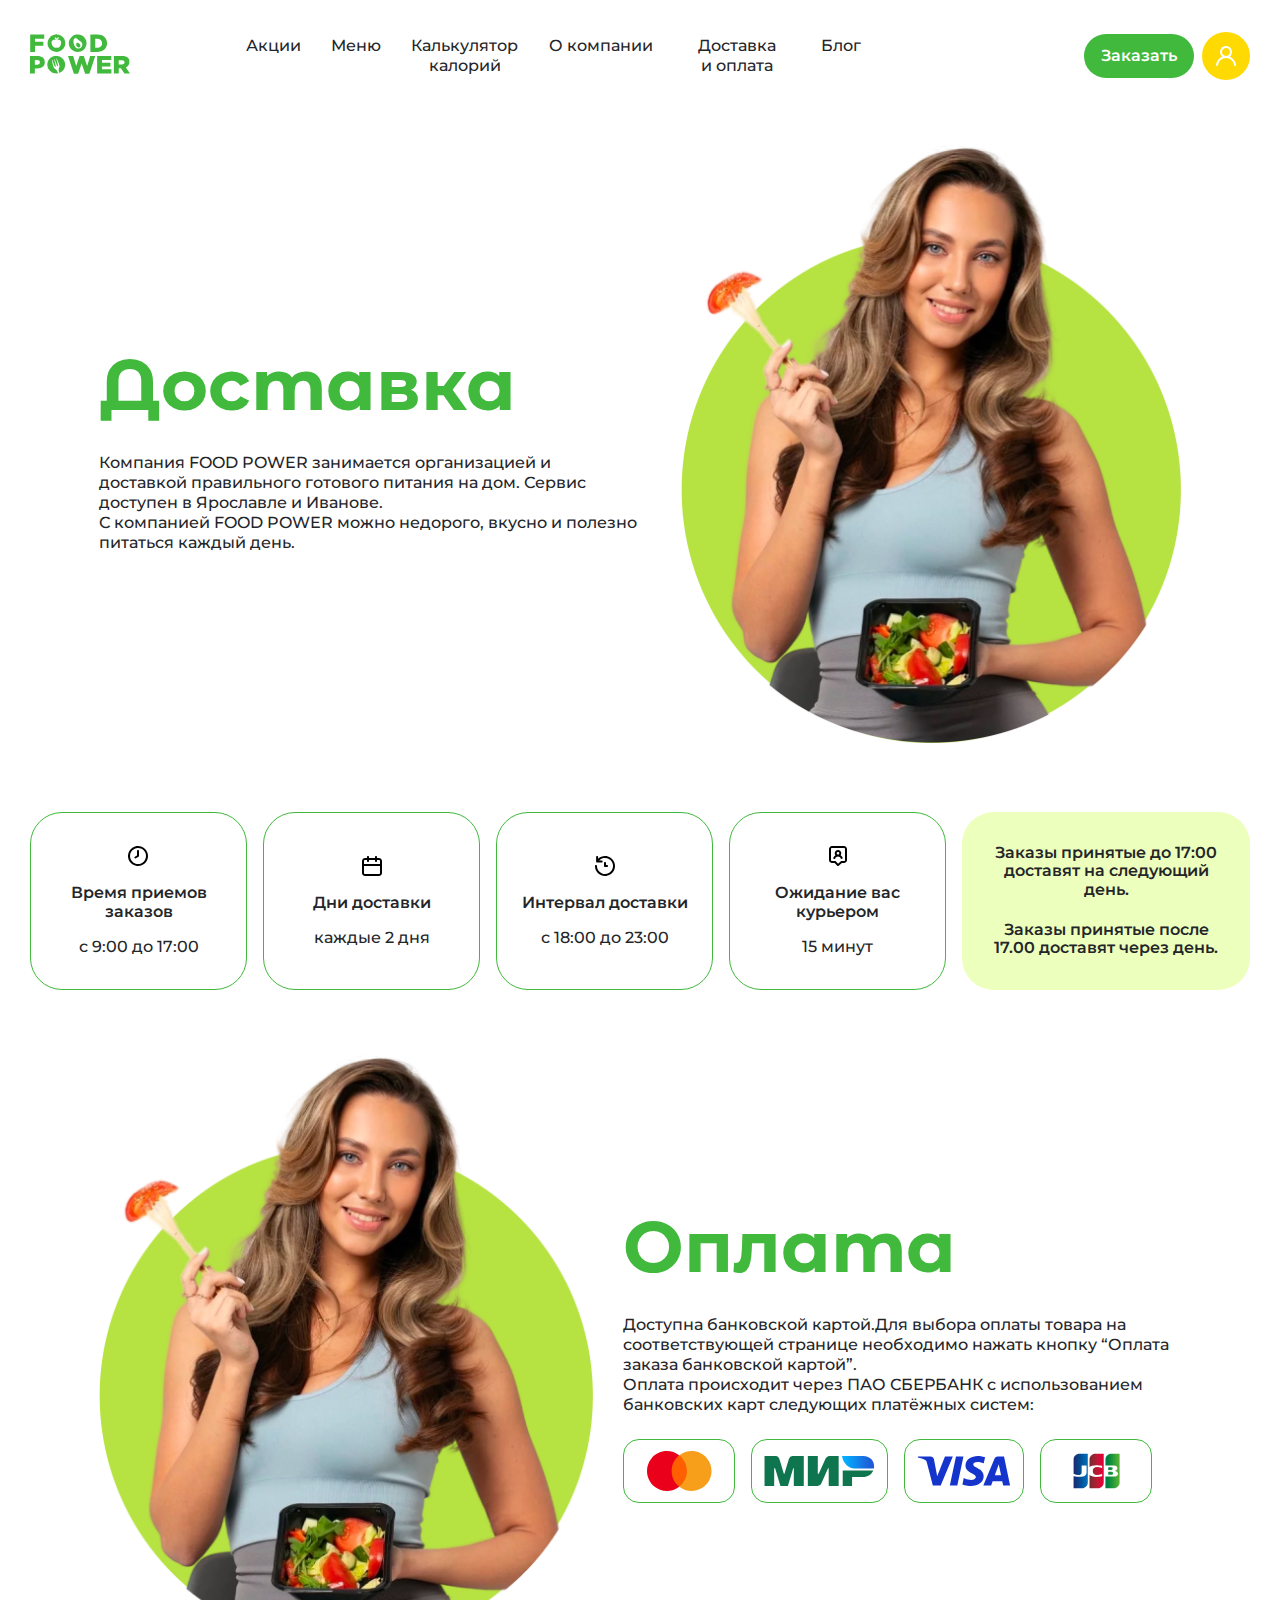
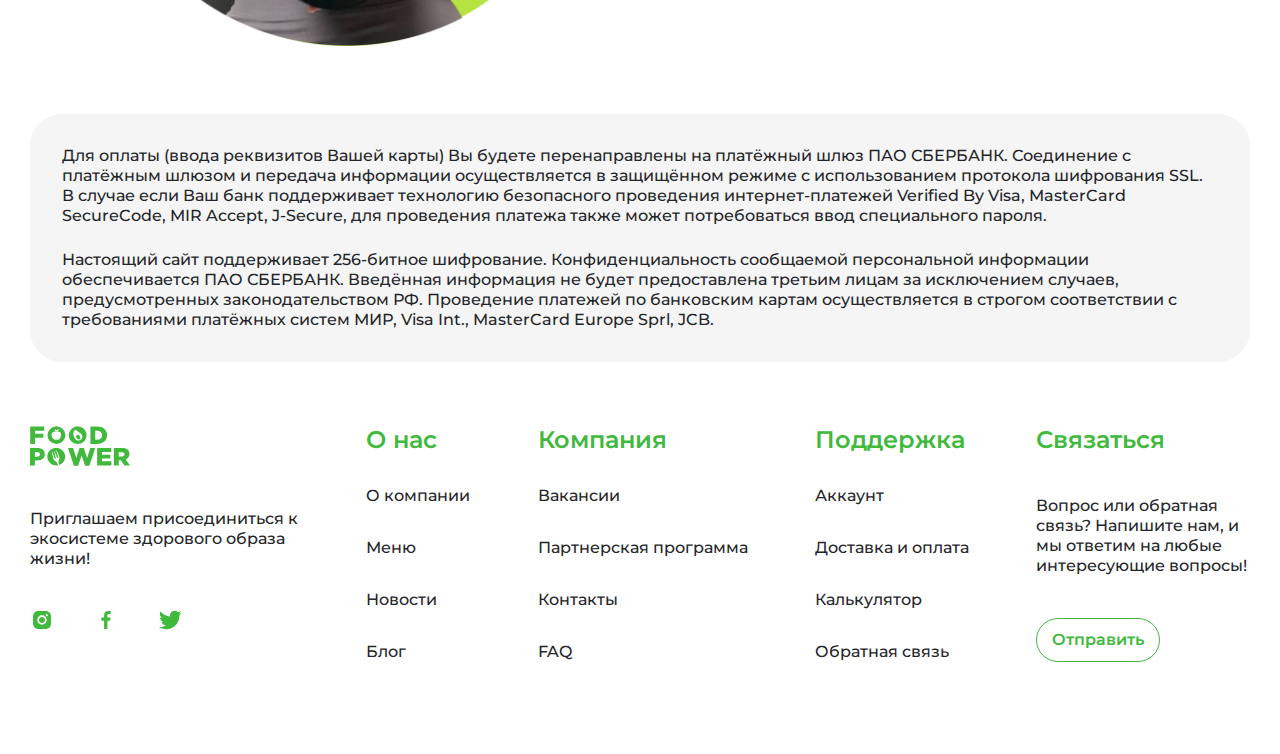
<file: delivery.html>
<!DOCTYPE html>
<html lang="en">
<head>
    <meta charset="UTF-8">
    <meta name="viewport" content="width=device-width, initial-scale=1.0">

    <link rel="stylesheet" href="css/normalize.min.css">
    <link rel="stylesheet" href="css/style.css">
    <link rel="stylesheet" href="css/media.css">

    <title>Доставка и оплата</title>
</head>
<body>
    <div class="wrapper">

        <header class="header mt-32">
            <a href="index.html" class="logo header__logo">
                <img src="img/logo.svg" alt="Logo">
            </a>
            <nav class="header__nav">
                <a href="promo.html" class="medium__text header__link">Акции</a>
                <a href="#" class="medium__text header__link">Меню</a>
                <a href="calculator.html" class="medium__text header__link">Калькулятор калорий</a>
                <a href="about.html" class="medium__text header__link">О компании</a>
                <a href="delivery.html" class="medium__text header__link">Доставка и&nbspоплата</a>
                <a href="blog.html" class="medium__text header__link">Блог</a>
            </nav>
            <a href="#" class="stroke__button button__text feedback__button">Оставить отзыв</a>
            <div class="header__select_wrapper">
                <button class="medium__text header__select">
                    <svg width="16" height="16" viewBox="0 0 16 16" fill="none" xmlns="http://www.w3.org/2000/svg">
                        <path fill-rule="evenodd" clip-rule="evenodd" d="M8.36484 1.37144C6.96378 1.37144 5.6201 1.9297 4.6294 2.9234C3.6387 3.91711 3.08213 5.26487 3.08213 6.67018C3.08213 8.72185 4.41357 10.7157 5.87796 12.2662C6.59618 13.0266 7.31671 13.6492 7.85846 14.0819C8.05424 14.2382 8.22595 14.3692 8.36484 14.4724C8.50373 14.3692 8.67544 14.2382 8.87123 14.0819C9.41297 13.6492 10.1335 13.0266 10.8517 12.2662C12.3161 10.7157 13.6476 8.72185 13.6476 6.67018C13.6476 5.26487 13.091 3.91711 12.1003 2.9234C11.1096 1.9297 9.76591 1.37144 8.36484 1.37144ZM8.36484 15.3144C7.98563 15.885 7.98545 15.8848 7.98526 15.8847L7.98334 15.8834L7.97888 15.8804L7.96361 15.8701C7.95065 15.8612 7.93219 15.8486 7.90859 15.8322C7.8614 15.7994 7.79363 15.7517 7.70821 15.6898C7.53744 15.5661 7.29575 15.3856 7.00674 15.1547C6.4298 14.6939 5.65875 14.0282 4.88537 13.2094C3.36659 11.6013 1.71484 9.27309 1.71484 6.67018C1.71484 4.90114 2.41547 3.20455 3.66258 1.95365C4.9097 0.702749 6.60115 0 8.36484 0C10.1285 0 11.82 0.702749 13.0671 1.95365C14.3142 3.20455 15.0148 4.90114 15.0148 6.67018C15.0148 9.27309 13.3631 11.6013 11.8443 13.2094C11.0709 14.0282 10.2999 14.6939 9.72295 15.1547C9.43393 15.3856 9.19224 15.5661 9.02148 15.6898C8.93606 15.7517 8.86829 15.7994 8.82109 15.8322C8.79749 15.8486 8.77903 15.8612 8.76607 15.8701L8.75081 15.8804L8.74635 15.8834L8.74493 15.8844C8.74474 15.8845 8.74406 15.885 8.36484 15.3144ZM8.36484 15.3144L8.74406 15.885C8.51443 16.0385 8.21489 16.0383 7.98526 15.8847L8.36484 15.3144ZM8.36484 5.36108C7.64403 5.36108 7.0597 5.94718 7.0597 6.67018C7.0597 7.39318 7.64403 7.97928 8.36484 7.97928C9.08565 7.97928 9.66998 7.39318 9.66998 6.67018C9.66998 5.94718 9.08565 5.36108 8.36484 5.36108ZM5.69241 6.67018C5.69241 5.18976 6.8889 3.98964 8.36484 3.98964C9.84079 3.98964 11.0373 5.18976 11.0373 6.67018C11.0373 8.1506 9.84079 9.35072 8.36484 9.35072C6.8889 9.35072 5.69241 8.1506 5.69241 6.67018Z" fill="#40B93C"/>
                    </svg>
                    Ярославль
                    <svg width="16" height="16" viewBox="0 0 16 16" fill="none" xmlns="http://www.w3.org/2000/svg">
                        <path d="M8.50196 10.367L12.2686 6.59365C12.3311 6.53168 12.3807 6.45794 12.4145 6.3767C12.4484 6.29547 12.4658 6.20833 12.4658 6.12032C12.4658 6.03231 12.4484 5.94517 12.4145 5.86394C12.3807 5.7827 12.3311 5.70896 12.2686 5.64699C12.1437 5.52282 11.9747 5.45313 11.7986 5.45313C11.6225 5.45313 11.4535 5.52282 11.3286 5.64699L7.99529 8.94699L4.69529 5.64699C4.57038 5.52282 4.40141 5.45313 4.22529 5.45313C4.04917 5.45313 3.8802 5.52282 3.75529 5.64699C3.6923 5.70873 3.64218 5.78236 3.60785 5.86361C3.57352 5.94486 3.55566 6.03212 3.55529 6.12032C3.55566 6.20852 3.57352 6.29578 3.60785 6.37703C3.64218 6.45828 3.6923 6.53191 3.75529 6.59365L7.52195 10.367C7.58438 10.4347 7.66015 10.4887 7.74448 10.5256C7.82882 10.5625 7.91989 10.5816 8.01196 10.5816C8.10402 10.5816 8.19509 10.5625 8.27943 10.5256C8.36376 10.4887 8.43953 10.4347 8.50196 10.367V10.367Z" fill="#40B93C"/>
                    </svg>
                </button>
                <div class="select__selectors_wrapper">
                    <ul class="select__selectors">
                        <li class="selector__item medium__text">
                            <svg class="selector__img" width="16" height="16" viewBox="0 0 16 16" fill="none" xmlns="http://www.w3.org/2000/svg">
                                <path fill-rule="evenodd" clip-rule="evenodd" d="M8.36484 1.37144C6.96378 1.37144 5.6201 1.9297 4.6294 2.9234C3.6387 3.91711 3.08213 5.26487 3.08213 6.67018C3.08213 8.72185 4.41357 10.7157 5.87796 12.2662C6.59618 13.0266 7.31671 13.6492 7.85846 14.0819C8.05424 14.2382 8.22595 14.3692 8.36484 14.4724C8.50373 14.3692 8.67544 14.2382 8.87123 14.0819C9.41297 13.6492 10.1335 13.0266 10.8517 12.2662C12.3161 10.7157 13.6476 8.72185 13.6476 6.67018C13.6476 5.26487 13.091 3.91711 12.1003 2.9234C11.1096 1.9297 9.76591 1.37144 8.36484 1.37144ZM8.36484 15.3144C7.98563 15.885 7.98545 15.8848 7.98526 15.8847L7.98334 15.8834L7.97888 15.8804L7.96361 15.8701C7.95065 15.8612 7.93219 15.8486 7.90859 15.8322C7.8614 15.7994 7.79363 15.7517 7.70821 15.6898C7.53744 15.5661 7.29575 15.3856 7.00674 15.1547C6.4298 14.6939 5.65875 14.0282 4.88537 13.2094C3.36659 11.6013 1.71484 9.27309 1.71484 6.67018C1.71484 4.90114 2.41547 3.20455 3.66258 1.95365C4.9097 0.702749 6.60115 0 8.36484 0C10.1285 0 11.82 0.702749 13.0671 1.95365C14.3142 3.20455 15.0148 4.90114 15.0148 6.67018C15.0148 9.27309 13.3631 11.6013 11.8443 13.2094C11.0709 14.0282 10.2999 14.6939 9.72295 15.1547C9.43393 15.3856 9.19224 15.5661 9.02148 15.6898C8.93606 15.7517 8.86829 15.7994 8.82109 15.8322C8.79749 15.8486 8.77903 15.8612 8.76607 15.8701L8.75081 15.8804L8.74635 15.8834L8.74493 15.8844C8.74474 15.8845 8.74406 15.885 8.36484 15.3144ZM8.36484 15.3144L8.74406 15.885C8.51443 16.0385 8.21489 16.0383 7.98526 15.8847L8.36484 15.3144ZM8.36484 5.36108C7.64403 5.36108 7.0597 5.94718 7.0597 6.67018C7.0597 7.39318 7.64403 7.97928 8.36484 7.97928C9.08565 7.97928 9.66998 7.39318 9.66998 6.67018C9.66998 5.94718 9.08565 5.36108 8.36484 5.36108ZM5.69241 6.67018C5.69241 5.18976 6.8889 3.98964 8.36484 3.98964C9.84079 3.98964 11.0373 5.18976 11.0373 6.67018C11.0373 8.1506 9.84079 9.35072 8.36484 9.35072C6.8889 9.35072 5.69241 8.1506 5.69241 6.67018Z" fill="#242529"/>
                            </svg>Ярославль</li>
                        <li class="selector__item medium__text"><svg class="selector__img" width="16" height="16" viewBox="0 0 16 16" fill="none" xmlns="http://www.w3.org/2000/svg">
                            <path fill-rule="evenodd" clip-rule="evenodd" d="M8.36484 1.37144C6.96378 1.37144 5.6201 1.9297 4.6294 2.9234C3.6387 3.91711 3.08213 5.26487 3.08213 6.67018C3.08213 8.72185 4.41357 10.7157 5.87796 12.2662C6.59618 13.0266 7.31671 13.6492 7.85846 14.0819C8.05424 14.2382 8.22595 14.3692 8.36484 14.4724C8.50373 14.3692 8.67544 14.2382 8.87123 14.0819C9.41297 13.6492 10.1335 13.0266 10.8517 12.2662C12.3161 10.7157 13.6476 8.72185 13.6476 6.67018C13.6476 5.26487 13.091 3.91711 12.1003 2.9234C11.1096 1.9297 9.76591 1.37144 8.36484 1.37144ZM8.36484 15.3144C7.98563 15.885 7.98545 15.8848 7.98526 15.8847L7.98334 15.8834L7.97888 15.8804L7.96361 15.8701C7.95065 15.8612 7.93219 15.8486 7.90859 15.8322C7.8614 15.7994 7.79363 15.7517 7.70821 15.6898C7.53744 15.5661 7.29575 15.3856 7.00674 15.1547C6.4298 14.6939 5.65875 14.0282 4.88537 13.2094C3.36659 11.6013 1.71484 9.27309 1.71484 6.67018C1.71484 4.90114 2.41547 3.20455 3.66258 1.95365C4.9097 0.702749 6.60115 0 8.36484 0C10.1285 0 11.82 0.702749 13.0671 1.95365C14.3142 3.20455 15.0148 4.90114 15.0148 6.67018C15.0148 9.27309 13.3631 11.6013 11.8443 13.2094C11.0709 14.0282 10.2999 14.6939 9.72295 15.1547C9.43393 15.3856 9.19224 15.5661 9.02148 15.6898C8.93606 15.7517 8.86829 15.7994 8.82109 15.8322C8.79749 15.8486 8.77903 15.8612 8.76607 15.8701L8.75081 15.8804L8.74635 15.8834L8.74493 15.8844C8.74474 15.8845 8.74406 15.885 8.36484 15.3144ZM8.36484 15.3144L8.74406 15.885C8.51443 16.0385 8.21489 16.0383 7.98526 15.8847L8.36484 15.3144ZM8.36484 5.36108C7.64403 5.36108 7.0597 5.94718 7.0597 6.67018C7.0597 7.39318 7.64403 7.97928 8.36484 7.97928C9.08565 7.97928 9.66998 7.39318 9.66998 6.67018C9.66998 5.94718 9.08565 5.36108 8.36484 5.36108ZM5.69241 6.67018C5.69241 5.18976 6.8889 3.98964 8.36484 3.98964C9.84079 3.98964 11.0373 5.18976 11.0373 6.67018C11.0373 8.1506 9.84079 9.35072 8.36484 9.35072C6.8889 9.35072 5.69241 8.1506 5.69241 6.67018Z" fill="#242529"/>
                        </svg>Иваново</li>
                        <li class="selector__item medium__text"><svg class="selector__img" width="16" height="16" viewBox="0 0 16 16" fill="none" xmlns="http://www.w3.org/2000/svg">
                            <path fill-rule="evenodd" clip-rule="evenodd" d="M8.36484 1.37144C6.96378 1.37144 5.6201 1.9297 4.6294 2.9234C3.6387 3.91711 3.08213 5.26487 3.08213 6.67018C3.08213 8.72185 4.41357 10.7157 5.87796 12.2662C6.59618 13.0266 7.31671 13.6492 7.85846 14.0819C8.05424 14.2382 8.22595 14.3692 8.36484 14.4724C8.50373 14.3692 8.67544 14.2382 8.87123 14.0819C9.41297 13.6492 10.1335 13.0266 10.8517 12.2662C12.3161 10.7157 13.6476 8.72185 13.6476 6.67018C13.6476 5.26487 13.091 3.91711 12.1003 2.9234C11.1096 1.9297 9.76591 1.37144 8.36484 1.37144ZM8.36484 15.3144C7.98563 15.885 7.98545 15.8848 7.98526 15.8847L7.98334 15.8834L7.97888 15.8804L7.96361 15.8701C7.95065 15.8612 7.93219 15.8486 7.90859 15.8322C7.8614 15.7994 7.79363 15.7517 7.70821 15.6898C7.53744 15.5661 7.29575 15.3856 7.00674 15.1547C6.4298 14.6939 5.65875 14.0282 4.88537 13.2094C3.36659 11.6013 1.71484 9.27309 1.71484 6.67018C1.71484 4.90114 2.41547 3.20455 3.66258 1.95365C4.9097 0.702749 6.60115 0 8.36484 0C10.1285 0 11.82 0.702749 13.0671 1.95365C14.3142 3.20455 15.0148 4.90114 15.0148 6.67018C15.0148 9.27309 13.3631 11.6013 11.8443 13.2094C11.0709 14.0282 10.2999 14.6939 9.72295 15.1547C9.43393 15.3856 9.19224 15.5661 9.02148 15.6898C8.93606 15.7517 8.86829 15.7994 8.82109 15.8322C8.79749 15.8486 8.77903 15.8612 8.76607 15.8701L8.75081 15.8804L8.74635 15.8834L8.74493 15.8844C8.74474 15.8845 8.74406 15.885 8.36484 15.3144ZM8.36484 15.3144L8.74406 15.885C8.51443 16.0385 8.21489 16.0383 7.98526 15.8847L8.36484 15.3144ZM8.36484 5.36108C7.64403 5.36108 7.0597 5.94718 7.0597 6.67018C7.0597 7.39318 7.64403 7.97928 8.36484 7.97928C9.08565 7.97928 9.66998 7.39318 9.66998 6.67018C9.66998 5.94718 9.08565 5.36108 8.36484 5.36108ZM5.69241 6.67018C5.69241 5.18976 6.8889 3.98964 8.36484 3.98964C9.84079 3.98964 11.0373 5.18976 11.0373 6.67018C11.0373 8.1506 9.84079 9.35072 8.36484 9.35072C6.8889 9.35072 5.69241 8.1506 5.69241 6.67018Z" fill="#242529"/>
                        </svg>Шуя</li>
                    </ul>
                </div>
            </div>
            <button class="button button__text order__button">Заказать</button>
            <button class="account__button">
                <svg width="24" height="24" viewBox="0 0 24 24" fill="none" xmlns="http://www.w3.org/2000/svg">
                    <path d="M15.71 12.7096C16.6904 11.9383 17.406 10.8806 17.7572 9.68358C18.1085 8.4866 18.0779 7.2099 17.6698 6.0311C17.2617 4.85231 16.4963 3.83003 15.4801 3.10649C14.4639 2.38296 13.2474 1.99414 12 1.99414C10.7525 1.99414 9.53611 2.38296 8.51993 3.10649C7.50374 3.83003 6.73834 4.85231 6.33021 6.0311C5.92208 7.2099 5.89151 8.4866 6.24276 9.68358C6.59401 10.8806 7.3096 11.9383 8.29 12.7096C6.61007 13.3827 5.14428 14.499 4.04889 15.9396C2.95349 17.3801 2.26956 19.0909 2.07 20.8896C2.05555 21.021 2.06711 21.1538 2.10402 21.2807C2.14093 21.4075 2.20246 21.5259 2.28511 21.629C2.45202 21.8371 2.69478 21.9705 2.96 21.9996C3.22521 22.0288 3.49116 21.9514 3.69932 21.7845C3.90749 21.6176 4.04082 21.3749 4.07 21.1096C4.28958 19.1548 5.22168 17.3494 6.68822 16.0384C8.15475 14.7274 10.0529 14.0027 12.02 14.0027C13.9871 14.0027 15.8852 14.7274 17.3518 16.0384C18.8183 17.3494 19.7504 19.1548 19.97 21.1096C19.9972 21.3554 20.1144 21.5823 20.2991 21.7467C20.4838 21.911 20.7228 22.0011 20.97 21.9996H21.08C21.3421 21.9695 21.5817 21.8369 21.7466 21.6309C21.9114 21.4248 21.9881 21.162 21.96 20.8996C21.7595 19.0958 21.0719 17.3806 19.9708 15.9378C18.8698 14.4951 17.3969 13.3791 15.71 12.7096ZM12 11.9996C11.2089 11.9996 10.4355 11.765 9.77772 11.3255C9.11992 10.886 8.60723 10.2613 8.30448 9.53037C8.00173 8.79947 7.92251 7.9952 8.07686 7.21928C8.2312 6.44335 8.61216 5.73062 9.17157 5.17121C9.73098 4.6118 10.4437 4.23084 11.2196 4.0765C11.9956 3.92215 12.7998 4.00137 13.5307 4.30412C14.2616 4.60687 14.8863 5.11956 15.3259 5.77736C15.7654 6.43515 16 7.20851 16 7.99964C16 9.0605 15.5786 10.0779 14.8284 10.8281C14.0783 11.5782 13.0609 11.9996 12 11.9996Z" fill="white"/>
                </svg> 
            </button>
            <button class="burger-button icon__button">
                <svg xmlns="http://www.w3.org/2000/svg"  viewBox="0 0 72 72" width="32px" height="32px">
                    <path d="M56 48c2.209 0 4 1.791 4 4 0 2.209-1.791 4-4 4-1.202 0-38.798 0-40 0-2.209 0-4-1.791-4-4 0-2.209 1.791-4 4-4C17.202 48 54.798 48 56 48zM56 32c2.209 0 4 1.791 4 4 0 2.209-1.791 4-4 4-1.202 0-38.798 0-40 0-2.209 0-4-1.791-4-4 0-2.209 1.791-4 4-4C17.202 32 54.798 32 56 32zM56 16c2.209 0 4 1.791 4 4 0 2.209-1.791 4-4 4-1.202 0-38.798 0-40 0-2.209 0-4-1.791-4-4 0-2.209 1.791-4 4-4C17.202 16 54.798 16 56 16z"/>
                </svg>
            </button>
            <div class="burger-menu">
                <button class="burger-close icon__button">
                    <svg width="40" height="40" viewBox="0 0 24 24" fill="none" xmlns="http://www.w3.org/2000/svg">
                        <path fill-rule="evenodd" clip-rule="evenodd" d="M8.70708 7.29243C8.51848 7.11027 8.26588 7.00948 8.00368 7.01176C7.74148 7.01403 7.49067 7.1192 7.30526 7.30461C7.11985 7.49002 7.01469 7.74083 7.01241 8.00303C7.01013 8.26523 7.11092 8.51783 7.29308 8.70643L10.5861 11.9994L7.29308 15.2924C7.19757 15.3847 7.12139 15.495 7.06898 15.617C7.01657 15.739 6.98898 15.8703 6.98783 16.003C6.98668 16.1358 7.01198 16.2675 7.06226 16.3904C7.11254 16.5133 7.18679 16.6249 7.28069 16.7188C7.37458 16.8127 7.48623 16.887 7.60913 16.9373C7.73202 16.9875 7.8637 17.0128 7.99648 17.0117C8.12926 17.0105 8.26048 16.9829 8.38249 16.9305C8.50449 16.8781 8.61483 16.8019 8.70708 16.7064L12.0001 13.4134L15.2931 16.7064C15.4817 16.8886 15.7343 16.9894 15.9965 16.9871C16.2587 16.9848 16.5095 16.8797 16.6949 16.6942C16.8803 16.5088 16.9855 16.258 16.9878 15.9958C16.99 15.7336 16.8892 15.481 16.7071 15.2924L13.4141 11.9994L16.7071 8.70643C16.8892 8.51783 16.99 8.26523 16.9878 8.00303C16.9855 7.74083 16.8803 7.49002 16.6949 7.30461C16.5095 7.1192 16.2587 7.01403 15.9965 7.01176C15.7343 7.00948 15.4817 7.11027 15.2931 7.29243L12.0001 10.5854L8.70708 7.29243Z" fill="#FFFFFF"/>
                    </svg>                        
                </button>
                <div class="burger-flex">
                    <button class="button button__text order__button mobile">Заказать</button>
                    <button class="account__button mobile">
                        <svg width="24" height="24" viewBox="0 0 24 24" fill="none" xmlns="http://www.w3.org/2000/svg">
                            <path d="M15.71 12.7096C16.6904 11.9383 17.406 10.8806 17.7572 9.68358C18.1085 8.4866 18.0779 7.2099 17.6698 6.0311C17.2617 4.85231 16.4963 3.83003 15.4801 3.10649C14.4639 2.38296 13.2474 1.99414 12 1.99414C10.7525 1.99414 9.53611 2.38296 8.51993 3.10649C7.50374 3.83003 6.73834 4.85231 6.33021 6.0311C5.92208 7.2099 5.89151 8.4866 6.24276 9.68358C6.59401 10.8806 7.3096 11.9383 8.29 12.7096C6.61007 13.3827 5.14428 14.499 4.04889 15.9396C2.95349 17.3801 2.26956 19.0909 2.07 20.8896C2.05555 21.021 2.06711 21.1538 2.10402 21.2807C2.14093 21.4075 2.20246 21.5259 2.28511 21.629C2.45202 21.8371 2.69478 21.9705 2.96 21.9996C3.22521 22.0288 3.49116 21.9514 3.69932 21.7845C3.90749 21.6176 4.04082 21.3749 4.07 21.1096C4.28958 19.1548 5.22168 17.3494 6.68822 16.0384C8.15475 14.7274 10.0529 14.0027 12.02 14.0027C13.9871 14.0027 15.8852 14.7274 17.3518 16.0384C18.8183 17.3494 19.7504 19.1548 19.97 21.1096C19.9972 21.3554 20.1144 21.5823 20.2991 21.7467C20.4838 21.911 20.7228 22.0011 20.97 21.9996H21.08C21.3421 21.9695 21.5817 21.8369 21.7466 21.6309C21.9114 21.4248 21.9881 21.162 21.96 20.8996C21.7595 19.0958 21.0719 17.3806 19.9708 15.9378C18.8698 14.4951 17.3969 13.3791 15.71 12.7096ZM12 11.9996C11.2089 11.9996 10.4355 11.765 9.77772 11.3255C9.11992 10.886 8.60723 10.2613 8.30448 9.53037C8.00173 8.79947 7.92251 7.9952 8.07686 7.21928C8.2312 6.44335 8.61216 5.73062 9.17157 5.17121C9.73098 4.6118 10.4437 4.23084 11.2196 4.0765C11.9956 3.92215 12.7998 4.00137 13.5307 4.30412C14.2616 4.60687 14.8863 5.11956 15.3259 5.77736C15.7654 6.43515 16 7.20851 16 7.99964C16 9.0605 15.5786 10.0779 14.8284 10.8281C14.0783 11.5782 13.0609 11.9996 12 11.9996Z" fill="white"/>
                        </svg> 
                    </button>
                </div>
                <div class="burger-nav">
                    <a href="promo.html" class="medium__text header__link">Акции</a>
                    <a href="#" class="medium__text header__link">Меню</a>
                    <a href="calculator.html" class="medium__text header__link">Калькулятор калорий</a>
                    <a href="about.html" class="medium__text header__link">О компании</a>
                    <a href="delivery.html" class="medium__text header__link">Доставка и&nbspоплата</a>
                    <a href="blog.html" class="medium__text header__link">Блог</a>
                </div>
                <div class="header__select_wrapper mobile">
                    <button class="medium__text header__select">
                        <svg width="16" height="16" viewBox="0 0 16 16" fill="none" xmlns="http://www.w3.org/2000/svg">
                            <path fill-rule="evenodd" clip-rule="evenodd" d="M8.36484 1.37144C6.96378 1.37144 5.6201 1.9297 4.6294 2.9234C3.6387 3.91711 3.08213 5.26487 3.08213 6.67018C3.08213 8.72185 4.41357 10.7157 5.87796 12.2662C6.59618 13.0266 7.31671 13.6492 7.85846 14.0819C8.05424 14.2382 8.22595 14.3692 8.36484 14.4724C8.50373 14.3692 8.67544 14.2382 8.87123 14.0819C9.41297 13.6492 10.1335 13.0266 10.8517 12.2662C12.3161 10.7157 13.6476 8.72185 13.6476 6.67018C13.6476 5.26487 13.091 3.91711 12.1003 2.9234C11.1096 1.9297 9.76591 1.37144 8.36484 1.37144ZM8.36484 15.3144C7.98563 15.885 7.98545 15.8848 7.98526 15.8847L7.98334 15.8834L7.97888 15.8804L7.96361 15.8701C7.95065 15.8612 7.93219 15.8486 7.90859 15.8322C7.8614 15.7994 7.79363 15.7517 7.70821 15.6898C7.53744 15.5661 7.29575 15.3856 7.00674 15.1547C6.4298 14.6939 5.65875 14.0282 4.88537 13.2094C3.36659 11.6013 1.71484 9.27309 1.71484 6.67018C1.71484 4.90114 2.41547 3.20455 3.66258 1.95365C4.9097 0.702749 6.60115 0 8.36484 0C10.1285 0 11.82 0.702749 13.0671 1.95365C14.3142 3.20455 15.0148 4.90114 15.0148 6.67018C15.0148 9.27309 13.3631 11.6013 11.8443 13.2094C11.0709 14.0282 10.2999 14.6939 9.72295 15.1547C9.43393 15.3856 9.19224 15.5661 9.02148 15.6898C8.93606 15.7517 8.86829 15.7994 8.82109 15.8322C8.79749 15.8486 8.77903 15.8612 8.76607 15.8701L8.75081 15.8804L8.74635 15.8834L8.74493 15.8844C8.74474 15.8845 8.74406 15.885 8.36484 15.3144ZM8.36484 15.3144L8.74406 15.885C8.51443 16.0385 8.21489 16.0383 7.98526 15.8847L8.36484 15.3144ZM8.36484 5.36108C7.64403 5.36108 7.0597 5.94718 7.0597 6.67018C7.0597 7.39318 7.64403 7.97928 8.36484 7.97928C9.08565 7.97928 9.66998 7.39318 9.66998 6.67018C9.66998 5.94718 9.08565 5.36108 8.36484 5.36108ZM5.69241 6.67018C5.69241 5.18976 6.8889 3.98964 8.36484 3.98964C9.84079 3.98964 11.0373 5.18976 11.0373 6.67018C11.0373 8.1506 9.84079 9.35072 8.36484 9.35072C6.8889 9.35072 5.69241 8.1506 5.69241 6.67018Z" fill="#40B93C"/>
                        </svg>
                        Ярославль
                        <svg width="16" height="16" viewBox="0 0 16 16" fill="none" xmlns="http://www.w3.org/2000/svg">
                            <path d="M8.50196 10.367L12.2686 6.59365C12.3311 6.53168 12.3807 6.45794 12.4145 6.3767C12.4484 6.29547 12.4658 6.20833 12.4658 6.12032C12.4658 6.03231 12.4484 5.94517 12.4145 5.86394C12.3807 5.7827 12.3311 5.70896 12.2686 5.64699C12.1437 5.52282 11.9747 5.45313 11.7986 5.45313C11.6225 5.45313 11.4535 5.52282 11.3286 5.64699L7.99529 8.94699L4.69529 5.64699C4.57038 5.52282 4.40141 5.45313 4.22529 5.45313C4.04917 5.45313 3.8802 5.52282 3.75529 5.64699C3.6923 5.70873 3.64218 5.78236 3.60785 5.86361C3.57352 5.94486 3.55566 6.03212 3.55529 6.12032C3.55566 6.20852 3.57352 6.29578 3.60785 6.37703C3.64218 6.45828 3.6923 6.53191 3.75529 6.59365L7.52195 10.367C7.58438 10.4347 7.66015 10.4887 7.74448 10.5256C7.82882 10.5625 7.91989 10.5816 8.01196 10.5816C8.10402 10.5816 8.19509 10.5625 8.27943 10.5256C8.36376 10.4887 8.43953 10.4347 8.50196 10.367V10.367Z" fill="#40B93C"/>
                        </svg>
                    </button>
                    <div class="select__selectors_wrapper">
                        <ul class="select__selectors">
                            <li class="selector__item medium__text">
                                <svg class="selector__img" width="16" height="16" viewBox="0 0 16 16" fill="none" xmlns="http://www.w3.org/2000/svg">
                                    <path fill-rule="evenodd" clip-rule="evenodd" d="M8.36484 1.37144C6.96378 1.37144 5.6201 1.9297 4.6294 2.9234C3.6387 3.91711 3.08213 5.26487 3.08213 6.67018C3.08213 8.72185 4.41357 10.7157 5.87796 12.2662C6.59618 13.0266 7.31671 13.6492 7.85846 14.0819C8.05424 14.2382 8.22595 14.3692 8.36484 14.4724C8.50373 14.3692 8.67544 14.2382 8.87123 14.0819C9.41297 13.6492 10.1335 13.0266 10.8517 12.2662C12.3161 10.7157 13.6476 8.72185 13.6476 6.67018C13.6476 5.26487 13.091 3.91711 12.1003 2.9234C11.1096 1.9297 9.76591 1.37144 8.36484 1.37144ZM8.36484 15.3144C7.98563 15.885 7.98545 15.8848 7.98526 15.8847L7.98334 15.8834L7.97888 15.8804L7.96361 15.8701C7.95065 15.8612 7.93219 15.8486 7.90859 15.8322C7.8614 15.7994 7.79363 15.7517 7.70821 15.6898C7.53744 15.5661 7.29575 15.3856 7.00674 15.1547C6.4298 14.6939 5.65875 14.0282 4.88537 13.2094C3.36659 11.6013 1.71484 9.27309 1.71484 6.67018C1.71484 4.90114 2.41547 3.20455 3.66258 1.95365C4.9097 0.702749 6.60115 0 8.36484 0C10.1285 0 11.82 0.702749 13.0671 1.95365C14.3142 3.20455 15.0148 4.90114 15.0148 6.67018C15.0148 9.27309 13.3631 11.6013 11.8443 13.2094C11.0709 14.0282 10.2999 14.6939 9.72295 15.1547C9.43393 15.3856 9.19224 15.5661 9.02148 15.6898C8.93606 15.7517 8.86829 15.7994 8.82109 15.8322C8.79749 15.8486 8.77903 15.8612 8.76607 15.8701L8.75081 15.8804L8.74635 15.8834L8.74493 15.8844C8.74474 15.8845 8.74406 15.885 8.36484 15.3144ZM8.36484 15.3144L8.74406 15.885C8.51443 16.0385 8.21489 16.0383 7.98526 15.8847L8.36484 15.3144ZM8.36484 5.36108C7.64403 5.36108 7.0597 5.94718 7.0597 6.67018C7.0597 7.39318 7.64403 7.97928 8.36484 7.97928C9.08565 7.97928 9.66998 7.39318 9.66998 6.67018C9.66998 5.94718 9.08565 5.36108 8.36484 5.36108ZM5.69241 6.67018C5.69241 5.18976 6.8889 3.98964 8.36484 3.98964C9.84079 3.98964 11.0373 5.18976 11.0373 6.67018C11.0373 8.1506 9.84079 9.35072 8.36484 9.35072C6.8889 9.35072 5.69241 8.1506 5.69241 6.67018Z" fill="#242529"/>
                                </svg>Ярославль</li>
                            <li class="selector__item medium__text"><svg class="selector__img" width="16" height="16" viewBox="0 0 16 16" fill="none" xmlns="http://www.w3.org/2000/svg">
                                <path fill-rule="evenodd" clip-rule="evenodd" d="M8.36484 1.37144C6.96378 1.37144 5.6201 1.9297 4.6294 2.9234C3.6387 3.91711 3.08213 5.26487 3.08213 6.67018C3.08213 8.72185 4.41357 10.7157 5.87796 12.2662C6.59618 13.0266 7.31671 13.6492 7.85846 14.0819C8.05424 14.2382 8.22595 14.3692 8.36484 14.4724C8.50373 14.3692 8.67544 14.2382 8.87123 14.0819C9.41297 13.6492 10.1335 13.0266 10.8517 12.2662C12.3161 10.7157 13.6476 8.72185 13.6476 6.67018C13.6476 5.26487 13.091 3.91711 12.1003 2.9234C11.1096 1.9297 9.76591 1.37144 8.36484 1.37144ZM8.36484 15.3144C7.98563 15.885 7.98545 15.8848 7.98526 15.8847L7.98334 15.8834L7.97888 15.8804L7.96361 15.8701C7.95065 15.8612 7.93219 15.8486 7.90859 15.8322C7.8614 15.7994 7.79363 15.7517 7.70821 15.6898C7.53744 15.5661 7.29575 15.3856 7.00674 15.1547C6.4298 14.6939 5.65875 14.0282 4.88537 13.2094C3.36659 11.6013 1.71484 9.27309 1.71484 6.67018C1.71484 4.90114 2.41547 3.20455 3.66258 1.95365C4.9097 0.702749 6.60115 0 8.36484 0C10.1285 0 11.82 0.702749 13.0671 1.95365C14.3142 3.20455 15.0148 4.90114 15.0148 6.67018C15.0148 9.27309 13.3631 11.6013 11.8443 13.2094C11.0709 14.0282 10.2999 14.6939 9.72295 15.1547C9.43393 15.3856 9.19224 15.5661 9.02148 15.6898C8.93606 15.7517 8.86829 15.7994 8.82109 15.8322C8.79749 15.8486 8.77903 15.8612 8.76607 15.8701L8.75081 15.8804L8.74635 15.8834L8.74493 15.8844C8.74474 15.8845 8.74406 15.885 8.36484 15.3144ZM8.36484 15.3144L8.74406 15.885C8.51443 16.0385 8.21489 16.0383 7.98526 15.8847L8.36484 15.3144ZM8.36484 5.36108C7.64403 5.36108 7.0597 5.94718 7.0597 6.67018C7.0597 7.39318 7.64403 7.97928 8.36484 7.97928C9.08565 7.97928 9.66998 7.39318 9.66998 6.67018C9.66998 5.94718 9.08565 5.36108 8.36484 5.36108ZM5.69241 6.67018C5.69241 5.18976 6.8889 3.98964 8.36484 3.98964C9.84079 3.98964 11.0373 5.18976 11.0373 6.67018C11.0373 8.1506 9.84079 9.35072 8.36484 9.35072C6.8889 9.35072 5.69241 8.1506 5.69241 6.67018Z" fill="#242529"/>
                            </svg>Иваново</li>
                            <li class="selector__item medium__text"><svg class="selector__img" width="16" height="16" viewBox="0 0 16 16" fill="none" xmlns="http://www.w3.org/2000/svg">
                                <path fill-rule="evenodd" clip-rule="evenodd" d="M8.36484 1.37144C6.96378 1.37144 5.6201 1.9297 4.6294 2.9234C3.6387 3.91711 3.08213 5.26487 3.08213 6.67018C3.08213 8.72185 4.41357 10.7157 5.87796 12.2662C6.59618 13.0266 7.31671 13.6492 7.85846 14.0819C8.05424 14.2382 8.22595 14.3692 8.36484 14.4724C8.50373 14.3692 8.67544 14.2382 8.87123 14.0819C9.41297 13.6492 10.1335 13.0266 10.8517 12.2662C12.3161 10.7157 13.6476 8.72185 13.6476 6.67018C13.6476 5.26487 13.091 3.91711 12.1003 2.9234C11.1096 1.9297 9.76591 1.37144 8.36484 1.37144ZM8.36484 15.3144C7.98563 15.885 7.98545 15.8848 7.98526 15.8847L7.98334 15.8834L7.97888 15.8804L7.96361 15.8701C7.95065 15.8612 7.93219 15.8486 7.90859 15.8322C7.8614 15.7994 7.79363 15.7517 7.70821 15.6898C7.53744 15.5661 7.29575 15.3856 7.00674 15.1547C6.4298 14.6939 5.65875 14.0282 4.88537 13.2094C3.36659 11.6013 1.71484 9.27309 1.71484 6.67018C1.71484 4.90114 2.41547 3.20455 3.66258 1.95365C4.9097 0.702749 6.60115 0 8.36484 0C10.1285 0 11.82 0.702749 13.0671 1.95365C14.3142 3.20455 15.0148 4.90114 15.0148 6.67018C15.0148 9.27309 13.3631 11.6013 11.8443 13.2094C11.0709 14.0282 10.2999 14.6939 9.72295 15.1547C9.43393 15.3856 9.19224 15.5661 9.02148 15.6898C8.93606 15.7517 8.86829 15.7994 8.82109 15.8322C8.79749 15.8486 8.77903 15.8612 8.76607 15.8701L8.75081 15.8804L8.74635 15.8834L8.74493 15.8844C8.74474 15.8845 8.74406 15.885 8.36484 15.3144ZM8.36484 15.3144L8.74406 15.885C8.51443 16.0385 8.21489 16.0383 7.98526 15.8847L8.36484 15.3144ZM8.36484 5.36108C7.64403 5.36108 7.0597 5.94718 7.0597 6.67018C7.0597 7.39318 7.64403 7.97928 8.36484 7.97928C9.08565 7.97928 9.66998 7.39318 9.66998 6.67018C9.66998 5.94718 9.08565 5.36108 8.36484 5.36108ZM5.69241 6.67018C5.69241 5.18976 6.8889 3.98964 8.36484 3.98964C9.84079 3.98964 11.0373 5.18976 11.0373 6.67018C11.0373 8.1506 9.84079 9.35072 8.36484 9.35072C6.8889 9.35072 5.69241 8.1506 5.69241 6.67018Z" fill="#242529"/>
                            </svg>Шуя</li>
                        </ul>
                    </div>
                </div>
            </div>
        </header>

        <main class="main">
            <section class="main__screen_delivery delivery__block mt-64">
                <div class="main_screen__content main_screen_delivery__content">
                    <h1 class="main__title">Доставка</h1>
                    <p class="medium__text mt-24">Компания FOOD POWER занимается организацией и доставкой правильного готового питания на дом. Сервис доступен в  Ярославле и Иванове. </p>
                    <p class="medium__text">С компанией FOOD POWER можно недорого, вкусно и полезно питаться каждый день.</p>
                </div>
                <div class="main_screen__img_wrapper">
                    <img class="main_screen__img" src="img/maingirl.png" alt="Girl">
                </div>
            </section>
            
            <section class="flex__wrapper_small delivery-wrap mt-64">
                <div class="delivery_card">
                    <svg width="24" height="24" viewBox="0 0 24 24" fill="none" xmlns="http://www.w3.org/2000/svg">
                        <path d="M11 2C9.02219 2 7.08879 2.58649 5.4443 3.6853C3.79981 4.78412 2.51809 6.3459 1.76121 8.17317C1.00433 10.0004 0.806299 12.0111 1.19215 13.9509C1.578 15.8907 2.53041 17.6725 3.92894 19.0711C5.32746 20.4696 7.10929 21.422 9.0491 21.8079C10.9889 22.1937 12.9996 21.9957 14.8268 21.2388C16.6541 20.4819 18.2159 19.2002 19.3147 17.5557C20.4135 15.9112 21 13.9778 21 12C21 10.6868 20.7413 9.38642 20.2388 8.17317C19.7363 6.95991 18.9997 5.85752 18.0711 4.92893C17.1425 4.00035 16.0401 3.26375 14.8268 2.7612C13.6136 2.25866 12.3132 2 11 2ZM11 20C9.41775 20 7.87104 19.5308 6.55544 18.6518C5.23985 17.7727 4.21447 16.5233 3.60897 15.0615C3.00347 13.5997 2.84504 11.9911 3.15372 10.4393C3.4624 8.88743 4.22433 7.46197 5.34315 6.34315C6.46197 5.22433 7.88743 4.4624 9.43928 4.15372C10.9911 3.84504 12.5997 4.00346 14.0615 4.60896C15.5233 5.21447 16.7727 6.23984 17.6518 7.55544C18.5308 8.87103 19 10.4177 19 12C19 14.1217 18.1572 16.1566 16.6569 17.6569C15.1566 19.1571 13.1217 20 11 20ZM11 6C10.7348 6 10.4804 6.10536 10.2929 6.29289C10.1054 6.48043 10 6.73478 10 7V11.42L7.9 12.63C7.70736 12.7392 7.5564 12.9092 7.47078 13.1134C7.38517 13.3176 7.36975 13.5444 7.42695 13.7583C7.48414 13.9722 7.61072 14.1611 7.78682 14.2953C7.96292 14.4296 8.17859 14.5015 8.4 14.5C8.57518 14.5012 8.7476 14.4564 8.9 14.37L11.5 12.87L11.59 12.78L11.75 12.65C11.7891 12.6005 11.8226 12.5468 11.85 12.49C11.8826 12.4363 11.9094 12.3793 11.93 12.32C11.9572 12.2564 11.9741 12.1889 11.98 12.12L12 12V7C12 6.73478 11.8946 6.48043 11.7071 6.29289C11.5196 6.10536 11.2652 6 11 6Z" fill="black"/>
                    </svg>
                    <p class="mediumbold__text">Время приемов заказов</p>
                    <p class="medium__text">с 9:00 до 17:00</p>
                </div>
                <div class="delivery_card">
                    <svg width="24" height="24" viewBox="0 0 24 24" fill="none" xmlns="http://www.w3.org/2000/svg">
                        <path d="M19 4H17V3C17 2.73478 16.8946 2.48043 16.7071 2.29289C16.5196 2.10536 16.2652 2 16 2C15.7348 2 15.4804 2.10536 15.2929 2.29289C15.1054 2.48043 15 2.73478 15 3V4H9V3C9 2.73478 8.89464 2.48043 8.70711 2.29289C8.51957 2.10536 8.26522 2 8 2C7.73478 2 7.48043 2.10536 7.29289 2.29289C7.10536 2.48043 7 2.73478 7 3V4H5C4.20435 4 3.44129 4.31607 2.87868 4.87868C2.31607 5.44129 2 6.20435 2 7V19C2 19.7956 2.31607 20.5587 2.87868 21.1213C3.44129 21.6839 4.20435 22 5 22H19C19.7956 22 20.5587 21.6839 21.1213 21.1213C21.6839 20.5587 22 19.7956 22 19V7C22 6.20435 21.6839 5.44129 21.1213 4.87868C20.5587 4.31607 19.7956 4 19 4ZM20 19C20 19.2652 19.8946 19.5196 19.7071 19.7071C19.5196 19.8946 19.2652 20 19 20H5C4.73478 20 4.48043 19.8946 4.29289 19.7071C4.10536 19.5196 4 19.2652 4 19V12H20V19ZM20 10H4V7C4 6.73478 4.10536 6.48043 4.29289 6.29289C4.48043 6.10536 4.73478 6 5 6H7V7C7 7.26522 7.10536 7.51957 7.29289 7.70711C7.48043 7.89464 7.73478 8 8 8C8.26522 8 8.51957 7.89464 8.70711 7.70711C8.89464 7.51957 9 7.26522 9 7V6H15V7C15 7.26522 15.1054 7.51957 15.2929 7.70711C15.4804 7.89464 15.7348 8 16 8C16.2652 8 16.5196 7.89464 16.7071 7.70711C16.8946 7.51957 17 7.26522 17 7V6H19C19.2652 6 19.5196 6.10536 19.7071 6.29289C19.8946 6.48043 20 6.73478 20 7V10Z" fill="black"/>
                    </svg>
                    <p class="mediumbold__text">Дни доставки</p>
                    <p class="medium__text">каждые 2 дня</p>
                </div>
                <div class="delivery_card">
                    <svg width="24" height="24" viewBox="0 0 24 24" fill="none" xmlns="http://www.w3.org/2000/svg">
                        <path d="M12 2C9.43639 2.00731 6.97349 2.99891 5.12 4.77V3C5.12 2.73478 5.01464 2.48043 4.82711 2.29289C4.63957 2.10536 4.38522 2 4.12 2C3.85478 2 3.60043 2.10536 3.41289 2.29289C3.22536 2.48043 3.12 2.73478 3.12 3V7.5C3.12 7.76522 3.22536 8.01957 3.41289 8.20711C3.60043 8.39464 3.85478 8.5 4.12 8.5H8.62C8.88522 8.5 9.13957 8.39464 9.32711 8.20711C9.51464 8.01957 9.62 7.76522 9.62 7.5C9.62 7.23478 9.51464 6.98043 9.32711 6.79289C9.13957 6.60536 8.88522 6.5 8.62 6.5H6.22C7.50578 5.15636 9.21951 4.30265 11.0665 4.08567C12.9136 3.86868 14.7785 4.30198 16.3407 5.31104C17.9028 6.32011 19.0646 7.84191 19.6263 9.61479C20.188 11.3877 20.1145 13.3009 19.4184 15.0254C18.7223 16.7499 17.4472 18.1781 15.8122 19.0643C14.1772 19.9505 12.2845 20.2394 10.4596 19.8813C8.63463 19.5232 6.99147 18.5405 5.81259 17.1022C4.63372 15.6638 3.99279 13.8597 4 12C4 11.7348 3.89464 11.4804 3.70711 11.2929C3.51957 11.1054 3.26522 11 3 11C2.73478 11 2.48043 11.1054 2.29289 11.2929C2.10536 11.4804 2 11.7348 2 12C2 13.9778 2.58649 15.9112 3.6853 17.5557C4.78412 19.2002 6.3459 20.4819 8.17317 21.2388C10.0004 21.9957 12.0111 22.1937 13.9509 21.8079C15.8907 21.422 17.6725 20.4696 19.0711 19.0711C20.4696 17.6725 21.422 15.8907 21.8079 13.9509C22.1937 12.0111 21.9957 10.0004 21.2388 8.17317C20.4819 6.3459 19.2002 4.78412 17.5557 3.6853C15.9112 2.58649 13.9778 2 12 2ZM12 8C11.7348 8 11.4804 8.10536 11.2929 8.29289C11.1054 8.48043 11 8.73478 11 9V12C11 12.2652 11.1054 12.5196 11.2929 12.7071C11.4804 12.8946 11.7348 13 12 13H14C14.2652 13 14.5196 12.8946 14.7071 12.7071C14.8946 12.5196 15 12.2652 15 12C15 11.7348 14.8946 11.4804 14.7071 11.2929C14.5196 11.1054 14.2652 11 14 11H13V9C13 8.73478 12.8946 8.48043 12.7071 8.29289C12.5196 8.10536 12.2652 8 12 8Z" fill="black"/>
                    </svg>
                    <p class="mediumbold__text">Интервал доставки</p>
                    <p class="medium__text">с 18:00 до 23:00</p>
                </div>
                <div class="delivery_card">
                    <svg width="24" height="24" viewBox="0 0 24 24" fill="none" xmlns="http://www.w3.org/2000/svg">
                        <path d="M14.58 11.3C15.0345 10.7319 15.2846 10.0275 15.29 9.3C15.29 8.42744 14.9434 7.59061 14.3264 6.97362C13.7094 6.35662 12.8726 6.01 12 6.01C11.1274 6.01 10.2906 6.35662 9.67362 6.97362C9.05662 7.59061 8.71 8.42744 8.71 9.3C8.71542 10.0275 8.96551 10.7319 9.42 11.3C8.52863 11.8424 7.8293 12.6502 7.42 13.61C7.36271 13.7318 7.3306 13.8639 7.32558 13.9984C7.32056 14.1329 7.34274 14.267 7.39079 14.3927C7.43884 14.5184 7.51177 14.6331 7.60521 14.73C7.69865 14.8268 7.81068 14.9038 7.93459 14.9563C8.0585 15.0089 8.19174 15.0358 8.32632 15.0357C8.4609 15.0355 8.59406 15.0081 8.71782 14.9552C8.84157 14.9023 8.95338 14.825 9.04655 14.7279C9.13971 14.6308 9.21231 14.5159 9.26 14.39C9.48983 13.8527 9.87157 13.3943 10.3583 13.071C10.8451 12.7477 11.4157 12.5735 12 12.57C12.586 12.5716 13.1588 12.7448 13.6475 13.0683C14.1362 13.3917 14.5195 13.8512 14.75 14.39C14.8266 14.5707 14.9546 14.725 15.1182 14.8334C15.2818 14.9419 15.4737 14.9998 15.67 15C15.8038 14.9975 15.936 14.9704 16.06 14.92C16.3039 14.8164 16.4966 14.6203 16.596 14.3747C16.6954 14.129 16.6932 13.854 16.59 13.61C16.1781 12.6487 15.4751 11.8408 14.58 11.3ZM12 10.57C11.7444 10.57 11.4946 10.4941 11.2823 10.3519C11.0699 10.2097 10.9046 10.0076 10.8073 9.77132C10.7099 9.53502 10.685 9.27514 10.7356 9.02463C10.7862 8.77413 10.91 8.5443 11.0914 8.36429C11.2728 8.18429 11.5036 8.06222 11.7545 8.01358C12.0054 7.96494 12.2651 7.99192 12.5006 8.09109C12.7362 8.19026 12.9369 8.35716 13.0775 8.57061C13.218 8.78406 13.292 9.03445 13.29 9.29C13.2874 9.63039 13.1503 9.95595 12.9087 10.1957C12.667 10.4355 12.3404 10.57 12 10.57ZM18 2H6C5.20435 2 4.44129 2.31607 3.87868 2.87868C3.31607 3.44129 3 4.20435 3 5V16C3 16.7956 3.31607 17.5587 3.87868 18.1213C4.44129 18.6839 5.20435 19 6 19H8.59L11.29 21.71C11.3834 21.8027 11.4943 21.876 11.6161 21.9258C11.7379 21.9755 11.8684 22.0008 12 22C12.2383 22 12.4689 21.9149 12.65 21.76L15.87 19H18C18.7956 19 19.5587 18.6839 20.1213 18.1213C20.6839 17.5587 21 16.7956 21 16V5C21 4.20435 20.6839 3.44129 20.1213 2.87868C19.5587 2.31607 18.7956 2 18 2ZM19 16C19 16.2652 18.8946 16.5196 18.7071 16.7071C18.5196 16.8946 18.2652 17 18 17H15.5C15.2617 17 15.0311 17.0851 14.85 17.24L12.05 19.64L9.71 17.29C9.61656 17.1973 9.50574 17.124 9.38391 17.0742C9.26207 17.0245 9.13161 16.9992 9 17H6C5.73478 17 5.48043 16.8946 5.29289 16.7071C5.10536 16.5196 5 16.2652 5 16V5C5 4.73478 5.10536 4.48043 5.29289 4.29289C5.48043 4.10536 5.73478 4 6 4H18C18.2652 4 18.5196 4.10536 18.7071 4.29289C18.8946 4.48043 19 4.73478 19 5V16Z" fill="black"/>
                    </svg>
                    <p class="mediumbold__text">Ожидание вас курьером</p>
                    <p class="medium__text">15 минут</p>
                </div>
                <div class="delivery_card delivery__card_green">
                    <p class="mediumbold__text">Заказы принятые до 17:00 доставят на следующий день.</p>
                    <p class="mediumbold__text">Заказы принятые после 17.00 доставят через день.</p>
                </div>
            </section>

            <section class="delivery__block mt-64">
                <div class="main_screen__img_wrapper">
                    <img class="main_screen__img" src="img/maingirl.png" alt="Girl">
                </div>
                <div class="main_screen__content main_screen_payment__content">
                    <p class="main__title">Оплата</p>
                    <p class="medium__text mt-24">Доступна банковской картой.Для выбора оплаты товара на соответствующей странице необходимо нажать кнопку “Оплата заказа банковской картой”.</p>
                    <p class="medium__text">Оплата происходит через ПАО СБЕРБАНК с использованием банковских карт следующих платёжных систем:</p>
                    <div class="flex__wrapper_small mt-24">
                        <div class="payment__card">
                            <img src="img/mastercard.svg" alt="Mastercard" class="payment__card_img">
                        </div>
                        <div class="payment__card">
                            <img src="img/mir.svg" alt="Mir" class="payment__card_img">
                        </div>
                        <div class="payment__card">
                            <img src="img/visa.svg" alt="Visa" class="payment__card_img">
                        </div>
                        <div class="payment__card">
                            <img src="img/jcb.svg" alt="JCB" class="payment__card_img">
                        </div>
                    </div>
                </div>
            </section>

            <section class="payment_desc__block mt-64">
                <div class="payment_desc">
                    <p class="medium__text">Для оплаты (ввода реквизитов Вашей карты) Вы будете перенаправлены на платёжный шлюз ПАО СБЕРБАНК. Соединение с платёжным шлюзом и передача информации осуществляется в защищённом режиме с использованием протокола шифрования SSL. В случае если Ваш банк поддерживает технологию безопасного проведения интернет-платежей Verified By Visa, MasterCard SecureCode, MIR Accept, J-Secure, для проведения платежа также может потребоваться ввод специального пароля.</p>
                    <p class="medium__text mt-24">Настоящий сайт поддерживает 256-битное шифрование. Конфиденциальность сообщаемой персональной информации обеспечивается ПАО СБЕРБАНК. Введённая информация не будет предоставлена третьим лицам за исключением случаев, предусмотренных законодательством РФ. Проведение платежей по банковским картам осуществляется в строгом соответствии с требованиями платёжных систем МИР, Visa Int., MasterCard Europe Sprl, JCB.</p>
                </div>
            </section>

        </main>
    
        <footer class="footer mt-64">
            <div class="footer__item footer__social_media">
                <a href="index.html" class="logo footer__logo">
                    <img src="img/logo.svg" alt="Logo">
                </a>
                <p class="medium__text mt-38">Приглашаем присоединиться к экосистеме здорового образа жизни!</p>
                <div class="footer__social_media_buttons mt-38">
                    <a href="" class="footer__social_media_item">
                        <svg width="24" height="25" viewBox="0 0 24 25" fill="none" xmlns="http://www.w3.org/2000/svg">
                            <path d="M20.9471 9.28591C20.937 8.52854 20.7952 7.77869 20.5281 7.06991C20.2964 6.47207 19.9426 5.92911 19.4892 5.47574C19.0359 5.02238 18.4929 4.66856 17.8951 4.43691C17.1954 4.17427 16.4562 4.03226 15.7091 4.01691C14.7471 3.97391 14.4421 3.96191 12.0001 3.96191C9.55807 3.96191 9.24507 3.96191 8.29007 4.01691C7.54323 4.03237 6.80442 4.17438 6.10507 4.43691C5.50713 4.6684 4.96409 5.02216 4.5107 5.47555C4.05732 5.92894 3.70356 6.47197 3.47207 7.06991C3.2089 7.76905 3.06719 8.50802 3.05307 9.25491C3.01007 10.2179 2.99707 10.5229 2.99707 12.9649C2.99707 15.4069 2.99707 15.7189 3.05307 16.6749C3.06807 17.4229 3.20907 18.1609 3.47207 18.8619C3.70395 19.4597 4.05797 20.0025 4.51151 20.4557C4.96505 20.9089 5.50813 21.2625 6.10607 21.4939C6.8035 21.7671 7.54244 21.9193 8.29107 21.9439C9.25407 21.9869 9.55907 21.9999 12.0011 21.9999C14.4431 21.9999 14.7561 21.9999 15.7111 21.9439C16.4582 21.9292 17.1974 21.7875 17.8971 21.5249C18.4948 21.293 19.0376 20.9391 19.4909 20.4858C19.9442 20.0324 20.2982 19.4896 20.5301 18.8919C20.7931 18.1919 20.9341 17.4539 20.9491 16.7049C20.9921 15.7429 21.0051 15.4379 21.0051 12.9949C21.0031 10.5529 21.0031 10.2429 20.9471 9.28591ZM11.9941 17.5829C9.44007 17.5829 7.37107 15.5139 7.37107 12.9599C7.37107 10.4059 9.44007 8.33691 11.9941 8.33691C13.2202 8.33691 14.396 8.82398 15.263 9.69096C16.13 10.5579 16.6171 11.7338 16.6171 12.9599C16.6171 14.186 16.13 15.3619 15.263 16.2289C14.396 17.0958 13.2202 17.5829 11.9941 17.5829ZM16.8011 9.24391C16.6595 9.24405 16.5192 9.21625 16.3884 9.16212C16.2575 9.108 16.1386 9.0286 16.0385 8.92847C15.9384 8.82834 15.859 8.70945 15.8049 8.5786C15.7507 8.44775 15.7229 8.30752 15.7231 8.16591C15.7231 8.02441 15.7509 7.8843 15.8051 7.75357C15.8592 7.62284 15.9386 7.50406 16.0387 7.40401C16.1387 7.30395 16.2575 7.22458 16.3882 7.17043C16.519 7.11628 16.6591 7.08841 16.8006 7.08841C16.9421 7.08841 17.0822 7.11628 17.2129 7.17043C17.3436 7.22458 17.4624 7.30395 17.5625 7.40401C17.6625 7.50406 17.7419 7.62284 17.7961 7.75357C17.8502 7.8843 17.8781 8.02441 17.8781 8.16591C17.8781 8.76191 17.3961 9.24391 16.8011 9.24391Z" fill="#40B93C"/>
                            <path d="M11.9942 15.9621C13.6527 15.9621 14.9972 14.6176 14.9972 12.9591C14.9972 11.3005 13.6527 9.95605 11.9942 9.95605C10.3357 9.95605 8.99121 11.3005 8.99121 12.9591C8.99121 14.6176 10.3357 15.9621 11.9942 15.9621Z" fill="#40B93C"/>
                        </svg>                          
                    </a>
                    <a href="" class="footer__social_media_item">
                        <svg width="24" height="25" viewBox="0 0 24 25" fill="none" xmlns="http://www.w3.org/2000/svg">
                            <path d="M13.397 21.9776V13.7816H16.162L16.573 10.5726H13.397V8.52864C13.397 7.60264 13.655 6.96864 14.984 6.96864H16.668V4.10764C15.8487 4.01983 15.0251 3.97743 14.201 3.98064C11.757 3.98064 10.079 5.47264 10.079 8.21164V10.5666H7.33203V13.7756H10.085V21.9776H13.397Z" fill="#40B93C"/>
                        </svg>
                    </a>
                    <a href="" class="footer__social_media_item">
                        <svg width="24" height="25" viewBox="0 0 24 25" fill="none" xmlns="http://www.w3.org/2000/svg">
                            <path d="M23.643 5.91706C22.808 6.28706 21.911 6.53706 20.968 6.65006C21.941 6.06785 22.669 5.15152 23.016 4.07206C22.1019 4.61505 21.1014 4.99725 20.058 5.20206C19.3564 4.45292 18.4271 3.95638 17.4143 3.78953C16.4016 3.62268 15.3621 3.79485 14.4572 4.27931C13.5524 4.76377 12.8328 5.53342 12.4102 6.46876C11.9875 7.4041 11.8855 8.45281 12.12 9.45206C10.2677 9.35905 8.45564 8.87761 6.80144 8.03896C5.14723 7.20032 3.68785 6.02322 2.51801 4.58406C2.11801 5.27406 1.88801 6.07406 1.88801 6.92606C1.88757 7.69305 2.07644 8.4483 2.43789 9.12479C2.79934 9.80128 3.32217 10.3781 3.96001 10.8041C3.22029 10.7805 2.49688 10.5806 1.85001 10.2211V10.2811C1.84994 11.3568 2.22204 12.3994 2.90319 13.2321C3.58434 14.0647 4.53258 14.636 5.58701 14.8491C4.9008 15.0348 4.18135 15.0621 3.48301 14.9291C3.78051 15.8547 4.36001 16.6641 5.14038 17.244C5.92075 17.8239 6.86293 18.1452 7.83501 18.1631C6.18484 19.4585 4.1469 20.1611 2.04901 20.1581C1.67739 20.1582 1.30609 20.1365 0.937012 20.0931C3.06649 21.4622 5.54535 22.1889 8.07701 22.1861C16.647 22.1861 21.332 15.0881 21.332 8.93206C21.332 8.73206 21.327 8.53006 21.318 8.33006C22.2293 7.67103 23.0159 6.85495 23.641 5.92006L23.643 5.91706Z" fill="#40B93C"/>
                        </svg>
                    </a>
                </div>
            </div>
            <div class="footer__item">
                <p class="largebold__text">О нас</p>
                <a href="#" class="medium__text">О компании</a>
                <a href="#" class="medium__text">Меню</a>
                <a href="#" class="medium__text">Новости</a>
                <a href="#" class="medium__text">Блог</a>
            </div>
            <div class="footer__item">
                <p class="largebold__text">Компания</p>
                <a href="#" class="medium__text">Вакансии</a>
                <a href="#" class="medium__text">Партнерская программа</a>
                <a href="#" class="medium__text">Контакты</a>
                <a href="#" class="medium__text">FAQ</a>
            </div>
            <div class="footer__item">
                <p class="largebold__text">Поддержка</p>
                <a href="#" class="medium__text">Аккаунт</a>
                <a href="#" class="medium__text">Доставка и оплата</a>
                <a href="#" class="medium__text">Калькулятор</a>
                <a href="#" class="medium__text">Обратная связь</a>
            </div>
            <div class="footer__item footer__feedback">
                <p class="largebold__text">Связаться</p>
                <p class="medium__text mt-42">Вопрос или обратная связь? Напишите нам, и мы ответим на любые интересующие вопросы!</p>
                <button class="stroke__button button__text footer__fedback_button mt-42">Отправить</button>
            </div>
        </footer>
        
    </div>

    <script src="js/main.js"></script>
</body>
</html>
</file>
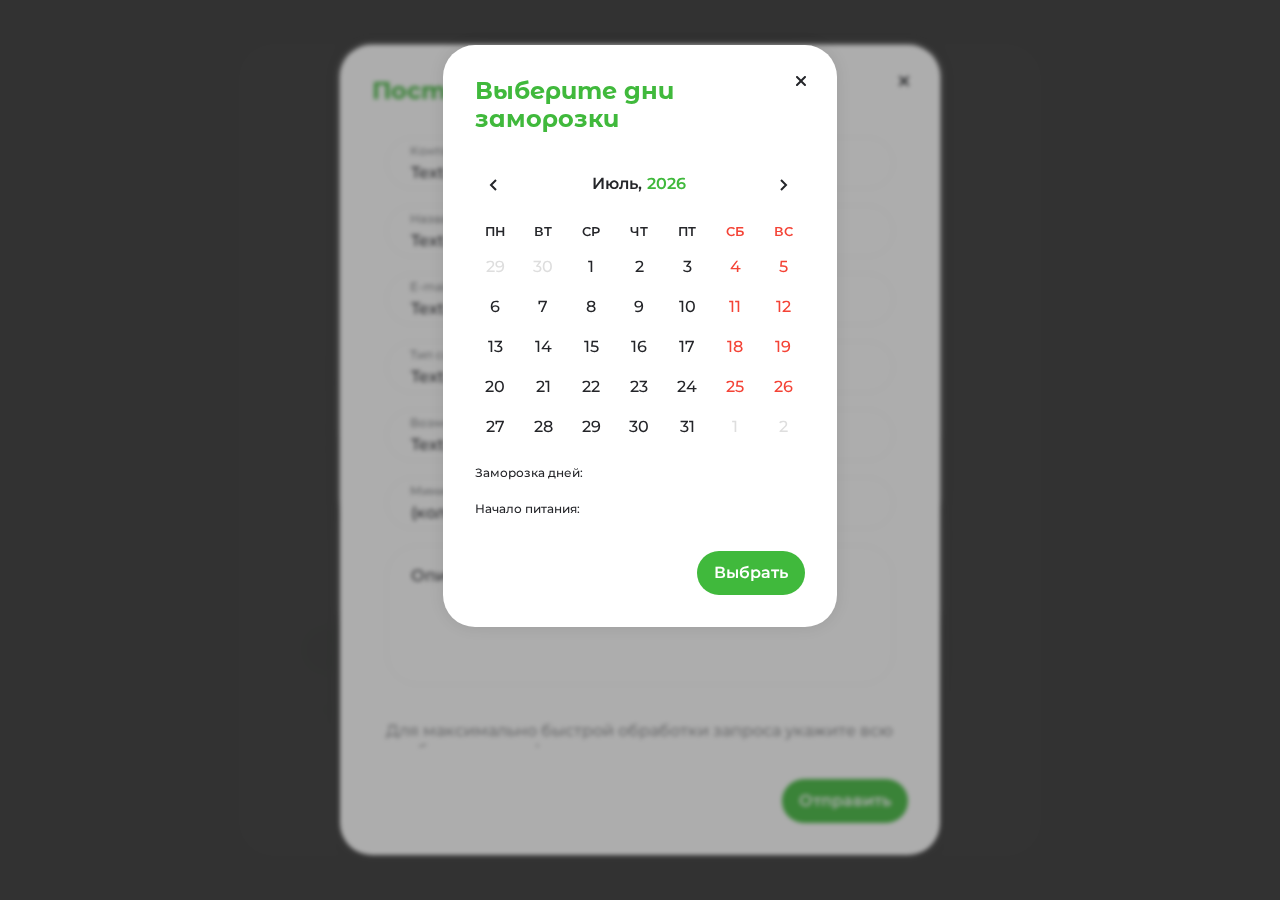
<file: modal.html>
<!DOCTYPE html>
<html lang="en">
<head>
    <meta charset="UTF-8">
    <meta name="viewport" content="width=device-width, initial-scale=1.0">

    <link rel="stylesheet" href="css/normalize.min.css">
    <link rel="stylesheet" href="css/air-datepicker.css">
    <link rel="stylesheet" href="css/style.css">
    <link rel="stylesheet" href="css/media.css">


    <title>Модальные окна</title>
</head>
<body>
    <div class="wrapper">

        <div class="modal-layer active" id="request-modal">
            <div class="modal__wrapper">
                <img src="img/large__logo.svg" alt="Logo">
                <h3 class="subtitle">Оставьте заявку</h3>
                <p class="medium__text">Оставьте заявку, и наш менеджер свяжется с вами в течение 10 минут</p>
                <button class="icon__button modal_close__btn">
                    <svg width="24" height="24" viewBox="0 0 24 24" fill="none" xmlns="http://www.w3.org/2000/svg">
                    <path fill-rule="evenodd" clip-rule="evenodd" d="M8.70708 7.29243C8.51848 7.11027 8.26588 7.00948 8.00368 7.01176C7.74148 7.01403 7.49067 7.1192 7.30526 7.30461C7.11985 7.49002 7.01469 7.74083 7.01241 8.00303C7.01013 8.26523 7.11092 8.51783 7.29308 8.70643L10.5861 11.9994L7.29308 15.2924C7.19757 15.3847 7.12139 15.495 7.06898 15.617C7.01657 15.739 6.98898 15.8703 6.98783 16.003C6.98668 16.1358 7.01198 16.2675 7.06226 16.3904C7.11254 16.5133 7.18679 16.6249 7.28069 16.7188C7.37458 16.8127 7.48623 16.887 7.60913 16.9373C7.73202 16.9875 7.8637 17.0128 7.99648 17.0117C8.12926 17.0105 8.26048 16.9829 8.38249 16.9305C8.50449 16.8781 8.61483 16.8019 8.70708 16.7064L12.0001 13.4134L15.2931 16.7064C15.4817 16.8886 15.7343 16.9894 15.9965 16.9871C16.2587 16.9848 16.5095 16.8797 16.6949 16.6942C16.8803 16.5088 16.9855 16.258 16.9878 15.9958C16.99 15.7336 16.8892 15.481 16.7071 15.2924L13.4141 11.9994L16.7071 8.70643C16.8892 8.51783 16.99 8.26523 16.9878 8.00303C16.9855 7.74083 16.8803 7.49002 16.6949 7.30461C16.5095 7.1192 16.2587 7.01403 15.9965 7.01176C15.7343 7.00948 15.4817 7.11027 15.2931 7.29243L12.0001 10.5854L8.70708 7.29243Z" fill="#242529"/>
                    </svg>
                </button>
                <div class="modal-overflow">
                    <form class="modal__form">
                        <div class="half__wrapper">
                            <div class="input__wrapper">
                                <label for="name" class="label small__text darkgrey__text">Ваше имя</label>
                                <input type="text" id="name" class="input medium__text" placeholder="Text">
                            </div>
                            <div class="input__wrapper">
                                <label for="phone" class="label small__text darkgrey__text">Телефон</label>
                                <input type="number" id="phone" class="input medium__text" placeholder="Text">
                            </div>
                        </div>
                        <div class="half__wrapper">
                            <div class="input__wrapper">
                                <label for="address" class="label small__text darkgrey__text">Ваш адрес</label>
                                <input type="text" id="address" class="input medium__text" placeholder="Text">
                            </div>
                            <div class="input__wrapper">
                                <label for="promo" class="label small__text darkgrey__text">Промокод</label>
                                <input type="text" id="promo" class="input medium__text" placeholder="Text">
                            </div>
                        </div>
                        <div class="input__wrapper">
                            <label for="comment" class="label small__text darkgrey__text">Комментарий к заказу</label>
                            <input type="text" id="comment" class="input medium__text" placeholder="Text">
                        </div>
                    </form>
                    <h3 class="subtitle">Тип диеты</h3>
                    <div class="flex_wrap">
                        <button class="button button__text">Похудеть (1000 Ккал)</button>
                        <button class="stroke__button button__text">Похудеть (1200 Ккал)</button>
                        <button class="stroke__button button__text">Баланс (1500 Ккал)</button>
                        <button class="stroke__button button__text">Баланс (2000 Ккал)</button>
                        <button class="stroke__button button__text">Спорт (2500 Ккал)</button>
                    </div>
                    <h3 class="subtitle">Количество дней</h3>
                    <div class="flex_wrap">
                        <button class="button button__text">2 дня</button>
                        <button class="stroke__button button__text">5 дней</button>
                        <button class="stroke__button button__text">6 дней</button>
                        <button class="stroke__button button__text">10 дней</button>
                        <button class="stroke__button button__text">14 дней</button>
                        <button class="stroke__button button__text">30 дней</button>
                    </div>
                    <div class="half__wrapper">
                        <div class="input_radio__wrapper">
                            <input type="checkbox" name="bonuses" id="bonuses"><label for="bonuses" class="medium__text input__radio">Использовать бонусы</label>
                        </div>
                        <div class="input__wrapper">
                            <label for="phone" class="label small__text darkgrey__text">Введите количество бонусов</label>
                            <input type="text" id="phone" class="input medium__text" placeholder="345" maxlength="4">
                            <span class="absolute-bonus medium__text">/ 1000</span>
                        </div>
                    </div>
                </div>
                <button class="button button__text">Заказать</button>
            </div>
        </div>
    
        <div class="modal-layer active" id="sign-up-modal">
            <div class="modal__wrapper small__modal">
                <img src="img/large__logo.svg" alt="Logo">
                <h3 class="subtitle">Регистрация</h3>
                <button class="icon__button modal_close__btn">
                    <svg width="24" height="24" viewBox="0 0 24 24" fill="none" xmlns="http://www.w3.org/2000/svg">
                    <path fill-rule="evenodd" clip-rule="evenodd" d="M8.70708 7.29243C8.51848 7.11027 8.26588 7.00948 8.00368 7.01176C7.74148 7.01403 7.49067 7.1192 7.30526 7.30461C7.11985 7.49002 7.01469 7.74083 7.01241 8.00303C7.01013 8.26523 7.11092 8.51783 7.29308 8.70643L10.5861 11.9994L7.29308 15.2924C7.19757 15.3847 7.12139 15.495 7.06898 15.617C7.01657 15.739 6.98898 15.8703 6.98783 16.003C6.98668 16.1358 7.01198 16.2675 7.06226 16.3904C7.11254 16.5133 7.18679 16.6249 7.28069 16.7188C7.37458 16.8127 7.48623 16.887 7.60913 16.9373C7.73202 16.9875 7.8637 17.0128 7.99648 17.0117C8.12926 17.0105 8.26048 16.9829 8.38249 16.9305C8.50449 16.8781 8.61483 16.8019 8.70708 16.7064L12.0001 13.4134L15.2931 16.7064C15.4817 16.8886 15.7343 16.9894 15.9965 16.9871C16.2587 16.9848 16.5095 16.8797 16.6949 16.6942C16.8803 16.5088 16.9855 16.258 16.9878 15.9958C16.99 15.7336 16.8892 15.481 16.7071 15.2924L13.4141 11.9994L16.7071 8.70643C16.8892 8.51783 16.99 8.26523 16.9878 8.00303C16.9855 7.74083 16.8803 7.49002 16.6949 7.30461C16.5095 7.1192 16.2587 7.01403 15.9965 7.01176C15.7343 7.00948 15.4817 7.11027 15.2931 7.29243L12.0001 10.5854L8.70708 7.29243Z" fill="#242529"/>
                    </svg>
                </button>
    
                <div class="modal-overflow">
                    <form action="" class="modal__form">
                        <div class="input__wrapper">
                            <label for="name" class="label small__text darkgrey__text">Ваше имя</label>
                            <input type="text" id="name" class="input medium__text" placeholder="Text">
                        </div>
                        <div class="input__wrapper">
                            <label for="birthday" class="label small__text darkgrey__text">Дата рождения</label>
                            <input type="text" id="birthday" class="input medium__text" placeholder="Text">
                        </div>
                        <div class="input__wrapper">
                            <label for="phone" class="label small__text darkgrey__text">Телефон</label>
                            <input type="number" id="phone" class="input medium__text" placeholder="Text">
                        </div>
                        <div class="input__wrapper">
                            <label for="e-mail" class="label small__text darkgrey__text">E-mail</label>
                            <input type="email" id="e-mail" class="input medium__text" placeholder="Text">
                        </div>
                        <div class="input__wrapper">
                            <label for="height" class="label small__text darkgrey__text">Ваш город</label>
                            <input type="number" id="height" class="input medium__text pointer" placeholder="Text" readonly>
                            <svg class="input__button" width="24" height="25" viewBox="0 0 24 25" fill="none" xmlns="http://www.w3.org/2000/svg">
                                <path d="M12.7524 16.0515L18.4024 10.3915C18.4962 10.2985 18.5706 10.1879 18.6213 10.066C18.6721 9.94417 18.6982 9.81347 18.6982 9.68146C18.6982 9.54944 18.6721 9.41874 18.6213 9.29688C18.5706 9.17502 18.4962 9.06442 18.4024 8.97146C18.2151 8.78521 17.9616 8.68066 17.6974 8.68066C17.4333 8.68066 17.1798 8.78521 16.9924 8.97146L11.9924 13.9215L7.04244 8.97146C6.85508 8.78521 6.60163 8.68066 6.33744 8.68066C6.07326 8.68066 5.81981 8.78521 5.63244 8.97146C5.53796 9.06407 5.46279 9.17452 5.41129 9.29639C5.35979 9.41827 5.33299 9.54915 5.33245 9.68146C5.33299 9.81376 5.35979 9.94465 5.41129 10.0665C5.46279 10.1884 5.53796 10.2988 5.63244 10.3915L11.2824 16.0515C11.3761 16.153 11.4897 16.234 11.6162 16.2894C11.7427 16.3448 11.8793 16.3734 12.0174 16.3734C12.1555 16.3734 12.2922 16.3448 12.4187 16.2894C12.5451 16.234 12.6588 16.153 12.7524 16.0515Z" fill="#242529"/>
                            </svg>
                            <div class="input_select__wrapper">
                                <ul class="input__select medium__text mt-8" style="display: none;">
                                    <li class="pointer">Ярославль</li>
                                    <li class="pointer">Иваново</li>
                                    <li class="pointer">Шуя</li>
                                </ul>
                            </div>
                        </div>
                    </form>
                </div>
    
                <div class="modal_button__wrapper">
                    <button class="button button__text">Зарегистрироваться</button>
                    <p class="mediumbold__text transparent_black__text">Уже зарегистрированы?</p>
                    <button class="stroke__button button__text">Войти</button>
                </div>
            </div>
        </div>
    
        <div class="modal-layer active" id="sign-in-modal">
            <div class="modal__wrapper small__modal">
                <img src="img/large__logo.svg" alt="Logo">
                <h3 class="subtitle">Вход в личный кабинет</h3>
                <button class="icon__button modal_close__btn">
                    <svg width="24" height="24" viewBox="0 0 24 24" fill="none" xmlns="http://www.w3.org/2000/svg">
                    <path fill-rule="evenodd" clip-rule="evenodd" d="M8.70708 7.29243C8.51848 7.11027 8.26588 7.00948 8.00368 7.01176C7.74148 7.01403 7.49067 7.1192 7.30526 7.30461C7.11985 7.49002 7.01469 7.74083 7.01241 8.00303C7.01013 8.26523 7.11092 8.51783 7.29308 8.70643L10.5861 11.9994L7.29308 15.2924C7.19757 15.3847 7.12139 15.495 7.06898 15.617C7.01657 15.739 6.98898 15.8703 6.98783 16.003C6.98668 16.1358 7.01198 16.2675 7.06226 16.3904C7.11254 16.5133 7.18679 16.6249 7.28069 16.7188C7.37458 16.8127 7.48623 16.887 7.60913 16.9373C7.73202 16.9875 7.8637 17.0128 7.99648 17.0117C8.12926 17.0105 8.26048 16.9829 8.38249 16.9305C8.50449 16.8781 8.61483 16.8019 8.70708 16.7064L12.0001 13.4134L15.2931 16.7064C15.4817 16.8886 15.7343 16.9894 15.9965 16.9871C16.2587 16.9848 16.5095 16.8797 16.6949 16.6942C16.8803 16.5088 16.9855 16.258 16.9878 15.9958C16.99 15.7336 16.8892 15.481 16.7071 15.2924L13.4141 11.9994L16.7071 8.70643C16.8892 8.51783 16.99 8.26523 16.9878 8.00303C16.9855 7.74083 16.8803 7.49002 16.6949 7.30461C16.5095 7.1192 16.2587 7.01403 15.9965 7.01176C15.7343 7.00948 15.4817 7.11027 15.2931 7.29243L12.0001 10.5854L8.70708 7.29243Z" fill="#242529"/>
                    </svg>
                </button>
                <form action="" class="modal__form">
                    <div class="input__wrapper">
                        <label for="e-mail" class="label small__text darkgrey__text">E-mail</label>
                        <input type="email" id="e-mail" class="input medium__text" placeholder="|">
                    </div>
                    <div class="input__wrapper">
                        <label for="password" class="label small__text darkgrey__text">Пароль</label>
                        <input type="password" id="password" class="input medium__text" placeholder="Text">
                        <button class="input__button"><svg width="24" height="25" viewBox="0 0 24 25" fill="none" xmlns="http://www.w3.org/2000/svg">
                            <path d="M21.9201 12.1C19.9001 7.41 16.1001 4.5 12.0001 4.5C7.90007 4.5 4.10007 7.41 2.08007 12.1C2.025 12.2262 1.99658 12.3623 1.99658 12.5C1.99658 12.6377 2.025 12.7738 2.08007 12.9C4.10007 17.59 7.90007 20.5 12.0001 20.5C16.1001 20.5 19.9001 17.59 21.9201 12.9C21.9751 12.7738 22.0036 12.6377 22.0036 12.5C22.0036 12.3623 21.9751 12.2262 21.9201 12.1ZM12.0001 18.5C8.83007 18.5 5.83007 16.21 4.10007 12.5C5.83007 8.79 8.83007 6.5 12.0001 6.5C15.1701 6.5 18.1701 8.79 19.9001 12.5C18.1701 16.21 15.1701 18.5 12.0001 18.5ZM12.0001 8.5C11.2089 8.5 10.4356 8.7346 9.77779 9.17412C9.11999 9.61365 8.6073 10.2384 8.30455 10.9693C8.0018 11.7002 7.92258 12.5044 8.07693 13.2804C8.23127 14.0563 8.61223 14.769 9.17164 15.3284C9.73105 15.8878 10.4438 16.2688 11.2197 16.4231C11.9956 16.5775 12.7999 16.4983 13.5308 16.1955C14.2617 15.8928 14.8864 15.3801 15.3259 14.7223C15.7655 14.0645 16.0001 13.2911 16.0001 12.5C16.0001 11.4391 15.5786 10.4217 14.8285 9.67157C14.0783 8.92143 13.0609 8.5 12.0001 8.5ZM12.0001 14.5C11.6045 14.5 11.2178 14.3827 10.8889 14.1629C10.56 13.9432 10.3037 13.6308 10.1523 13.2654C10.0009 12.8999 9.96133 12.4978 10.0385 12.1098C10.1157 11.7219 10.3061 11.3655 10.5859 11.0858C10.8656 10.8061 11.2219 10.6156 11.6099 10.5384C11.9978 10.4613 12.4 10.5009 12.7654 10.6522C13.1309 10.8036 13.4432 11.06 13.663 11.3889C13.8828 11.7178 14.0001 12.1044 14.0001 12.5C14.0001 13.0304 13.7894 13.5391 13.4143 13.9142C13.0392 14.2893 12.5305 14.5 12.0001 14.5Z" fill="#242529"></path>
                            </svg>
                        </button>
                    </div>
                </form>
                <button class="button button__text">Войти</button>
                <button class="stroke__button button__text">Восстановить пароль</button>
            </div>
        </div>
    
        <div class="modal-layer active" id="feedback-modal">
            <div class="modal__wrapper small__modal">
                <img src="img/large__logo.svg" alt="Logo">
                <h3 class="subtitle">Заказать обратный звонок</h3>
                <p class="medium__text text-center">Оставьте заявку, и наш менеджер свяжется с вами в течение 10 минут</p>
                <button class="icon__button modal_close__btn">
                    <svg width="24" height="24" viewBox="0 0 24 24" fill="none" xmlns="http://www.w3.org/2000/svg">
                    <path fill-rule="evenodd" clip-rule="evenodd" d="M8.70708 7.29243C8.51848 7.11027 8.26588 7.00948 8.00368 7.01176C7.74148 7.01403 7.49067 7.1192 7.30526 7.30461C7.11985 7.49002 7.01469 7.74083 7.01241 8.00303C7.01013 8.26523 7.11092 8.51783 7.29308 8.70643L10.5861 11.9994L7.29308 15.2924C7.19757 15.3847 7.12139 15.495 7.06898 15.617C7.01657 15.739 6.98898 15.8703 6.98783 16.003C6.98668 16.1358 7.01198 16.2675 7.06226 16.3904C7.11254 16.5133 7.18679 16.6249 7.28069 16.7188C7.37458 16.8127 7.48623 16.887 7.60913 16.9373C7.73202 16.9875 7.8637 17.0128 7.99648 17.0117C8.12926 17.0105 8.26048 16.9829 8.38249 16.9305C8.50449 16.8781 8.61483 16.8019 8.70708 16.7064L12.0001 13.4134L15.2931 16.7064C15.4817 16.8886 15.7343 16.9894 15.9965 16.9871C16.2587 16.9848 16.5095 16.8797 16.6949 16.6942C16.8803 16.5088 16.9855 16.258 16.9878 15.9958C16.99 15.7336 16.8892 15.481 16.7071 15.2924L13.4141 11.9994L16.7071 8.70643C16.8892 8.51783 16.99 8.26523 16.9878 8.00303C16.9855 7.74083 16.8803 7.49002 16.6949 7.30461C16.5095 7.1192 16.2587 7.01403 15.9965 7.01176C15.7343 7.00948 15.4817 7.11027 15.2931 7.29243L12.0001 10.5854L8.70708 7.29243Z" fill="#242529"/>
                    </svg>
                </button>
                <form action="" class="modal__form">
                    <div class="input__wrapper">
                        <label for="name" class="label small__text darkgrey__text">Ваше имя</label>
                        <input type="text" id="name" class="input medium__text" placeholder="|">
                    </div>
                    <div class="input__wrapper">
                        <label for="phone" class="label small__text darkgrey__text">Телефон</label>
                        <input type="number" id="phone" class="input medium__text" placeholder="|">
                    </div>
                    <div class="input_radio__wrapper">
                        <input type="checkbox" name="agreement" id="agreement"><label for="agreement" class="small__text input__radio inline__input darkgrey__text">Нажимая на кнопку “Заказать звонок”, вы соглашаетесь с <span class="span small__text">Политикой конфиденциальности и Обработку персональных данных</span></label>
                    </div>
                </form>
                <button class="button button__text">Заказать звонок</button>
            </div>
        </div>
    
        <div class="modal-layer active" id="invite-friend-modal">
            <div class="modal__wrapper small__modal invite__modal">
                <h3 class="subtitle modal__title green__text">ПРИГЛАСИ ДРУГА — ПОЛУЧИ БОНУСЫ</h3>
                <button class="icon__button modal_close__btn">
                    <svg width="24" height="24" viewBox="0 0 24 24" fill="none" xmlns="http://www.w3.org/2000/svg">
                    <path fill-rule="evenodd" clip-rule="evenodd" d="M8.70708 7.29243C8.51848 7.11027 8.26588 7.00948 8.00368 7.01176C7.74148 7.01403 7.49067 7.1192 7.30526 7.30461C7.11985 7.49002 7.01469 7.74083 7.01241 8.00303C7.01013 8.26523 7.11092 8.51783 7.29308 8.70643L10.5861 11.9994L7.29308 15.2924C7.19757 15.3847 7.12139 15.495 7.06898 15.617C7.01657 15.739 6.98898 15.8703 6.98783 16.003C6.98668 16.1358 7.01198 16.2675 7.06226 16.3904C7.11254 16.5133 7.18679 16.6249 7.28069 16.7188C7.37458 16.8127 7.48623 16.887 7.60913 16.9373C7.73202 16.9875 7.8637 17.0128 7.99648 17.0117C8.12926 17.0105 8.26048 16.9829 8.38249 16.9305C8.50449 16.8781 8.61483 16.8019 8.70708 16.7064L12.0001 13.4134L15.2931 16.7064C15.4817 16.8886 15.7343 16.9894 15.9965 16.9871C16.2587 16.9848 16.5095 16.8797 16.6949 16.6942C16.8803 16.5088 16.9855 16.258 16.9878 15.9958C16.99 15.7336 16.8892 15.481 16.7071 15.2924L13.4141 11.9994L16.7071 8.70643C16.8892 8.51783 16.99 8.26523 16.9878 8.00303C16.9855 7.74083 16.8803 7.49002 16.6949 7.30461C16.5095 7.1192 16.2587 7.01403 15.9965 7.01176C15.7343 7.00948 15.4817 7.11027 15.2931 7.29243L12.0001 10.5854L8.70708 7.29243Z" fill="#242529"/>
                    </svg>
                </button>
                <div class="modal-overflow">
                    <div class="invite_modal__text">
                        <p class="medium__text">В компании FoodPower действует отличная акция — «Пригласи друга». Это прекрасная возможность поделиться нашей вкусной едой с вашими друзьями и получить приятные бонусы!</p>
                        <p class="medium__text">⬇️ Вот как это работает:</p>
                        <p class="medium__text">Если ваш друг еще не заказывал у нас и не зарегистрирован в Личном Кабинете, то за его регистрацию мы начислим ему 300 бонусов. Эти бонусы он сможет потратить на любой заказ, кроме «Пробного за 950₽».</p>
                        <p class="medium__text">Кроме того, мы также предоставим вашему другу скидку 10% на его первый заказ, исключая «Пробного за 950₽».</p>
                        <p class="medium__text">А теперь самое интересное — в рамках этой акции мы начислим вам, тому кто привел друга, целых 1500 бонусов. Эти бонусы будут начислены на ваш счет с комментарием «за друга» ☀️</p>
                        <p class="medium__text">Однако, вы сможете использовать эти бонусы только после того, как ваш друг сделает свой первый заказ. Не забудьте, что обработку бонусов за друга осуществляет только наш менеджер.</p>
                        <p class="medium__text">Зовите своих друзей и наслаждайтесь нашим питанием вместе 💚</p>
                    </div>  
                </div>
                <button class="button button__text">Кнопка действия</button>
            </div>
        </div>
    
        <div class="modal-layer active" id="change-adress-modal">
            <div class="modal__wrapper small__modal modal_flex__left">
                <h3 class="subtitle modal__title green__text">Изменить адрес доставки</h3>
                <button class="icon__button modal_close__btn">
                    <svg width="24" height="24" viewBox="0 0 24 24" fill="none" xmlns="http://www.w3.org/2000/svg">
                    <path fill-rule="evenodd" clip-rule="evenodd" d="M8.70708 7.29243C8.51848 7.11027 8.26588 7.00948 8.00368 7.01176C7.74148 7.01403 7.49067 7.1192 7.30526 7.30461C7.11985 7.49002 7.01469 7.74083 7.01241 8.00303C7.01013 8.26523 7.11092 8.51783 7.29308 8.70643L10.5861 11.9994L7.29308 15.2924C7.19757 15.3847 7.12139 15.495 7.06898 15.617C7.01657 15.739 6.98898 15.8703 6.98783 16.003C6.98668 16.1358 7.01198 16.2675 7.06226 16.3904C7.11254 16.5133 7.18679 16.6249 7.28069 16.7188C7.37458 16.8127 7.48623 16.887 7.60913 16.9373C7.73202 16.9875 7.8637 17.0128 7.99648 17.0117C8.12926 17.0105 8.26048 16.9829 8.38249 16.9305C8.50449 16.8781 8.61483 16.8019 8.70708 16.7064L12.0001 13.4134L15.2931 16.7064C15.4817 16.8886 15.7343 16.9894 15.9965 16.9871C16.2587 16.9848 16.5095 16.8797 16.6949 16.6942C16.8803 16.5088 16.9855 16.258 16.9878 15.9958C16.99 15.7336 16.8892 15.481 16.7071 15.2924L13.4141 11.9994L16.7071 8.70643C16.8892 8.51783 16.99 8.26523 16.9878 8.00303C16.9855 7.74083 16.8803 7.49002 16.6949 7.30461C16.5095 7.1192 16.2587 7.01403 15.9965 7.01176C15.7343 7.00948 15.4817 7.11027 15.2931 7.29243L12.0001 10.5854L8.70708 7.29243Z" fill="#242529"/>
                    </svg>
                </button>
                <div class="modal-overflow">
                    <form action="" class="modal__form">
                        <div class="input_radio__wrapper">
                            <input type="radio" name="address" id="delivery1"><label for="delivery1" class="medium__text input__radio">Ул. Пушкина, д. 37, 2 подъезд, 20 Этаж, Кв. 20, код домофона: 12345</label>
                        </div>
                        <div class="input_radio__wrapper">
                            <input type="radio" name="address" id="delivery2"><label for="delivery2" class="medium__text input__radio">Ул. Лермонтова, д. 37, 2 подъезд, 20 Этаж, Кв. 20, код домофона: 12345</label>
                        </div>
                    </form>
                    <p class="mediumbold__text green__text">Добавить новый адрес</p>
                    <form action="" class="modal__form">
                        <div class="half__wrapper">
                            <div class="input__wrapper">
                                <label for="street" class="label small__text darkgrey__text">Улица</label>
                                <input type="text" id="street" class="input medium__text" value="Пушкина, д. 37">
                            </div>
                            <div class="input__wrapper">
                                <label for="entry" class="label small__text darkgrey__text">Подъезд</label>
                                <input type="number" id="entry" class="input medium__text" value="2">
                            </div>
                        </div>
                        <div class="half__wrapper">
                            <div class="input__wrapper">
                                <label for="floor" class="label small__text darkgrey__text">Этаж</label>
                                <input type="number" id="floor" class="input medium__text" value="20">
                            </div>
                            <div class="input__wrapper">
                                <label for="room" class="label small__text darkgrey__text">Квартира</label>
                                <input type="number" id="room" class="input medium__text" value="20">
                            </div>
                        </div>
                        <div class="input__wrapper">
                            <label for="comment" class="label small__text darkgrey__text">Комментарий</label>
                            <input type="text" id="comment" class="input medium__text" value="код домофона: 12345">
                        </div>
                    </form>
                </div>
    
                <div class="flex__buttons">
                    <button class="button button__text">Изменить</button>
                    <button class="stroke__button button__text">Отмена</button>
                </div>
            </div>
        </div>
    
        <div class="modal-layer active" id="add-adress-modal">
            <div class="modal__wrapper small__modal modal_flex__left">
                <h3 class="subtitle modal__title green__text">Добавить новый адрес</h3>
                <button class="icon__button modal_close__btn">
                    <svg width="24" height="24" viewBox="0 0 24 24" fill="none" xmlns="http://www.w3.org/2000/svg">
                    <path fill-rule="evenodd" clip-rule="evenodd" d="M8.70708 7.29243C8.51848 7.11027 8.26588 7.00948 8.00368 7.01176C7.74148 7.01403 7.49067 7.1192 7.30526 7.30461C7.11985 7.49002 7.01469 7.74083 7.01241 8.00303C7.01013 8.26523 7.11092 8.51783 7.29308 8.70643L10.5861 11.9994L7.29308 15.2924C7.19757 15.3847 7.12139 15.495 7.06898 15.617C7.01657 15.739 6.98898 15.8703 6.98783 16.003C6.98668 16.1358 7.01198 16.2675 7.06226 16.3904C7.11254 16.5133 7.18679 16.6249 7.28069 16.7188C7.37458 16.8127 7.48623 16.887 7.60913 16.9373C7.73202 16.9875 7.8637 17.0128 7.99648 17.0117C8.12926 17.0105 8.26048 16.9829 8.38249 16.9305C8.50449 16.8781 8.61483 16.8019 8.70708 16.7064L12.0001 13.4134L15.2931 16.7064C15.4817 16.8886 15.7343 16.9894 15.9965 16.9871C16.2587 16.9848 16.5095 16.8797 16.6949 16.6942C16.8803 16.5088 16.9855 16.258 16.9878 15.9958C16.99 15.7336 16.8892 15.481 16.7071 15.2924L13.4141 11.9994L16.7071 8.70643C16.8892 8.51783 16.99 8.26523 16.9878 8.00303C16.9855 7.74083 16.8803 7.49002 16.6949 7.30461C16.5095 7.1192 16.2587 7.01403 15.9965 7.01176C15.7343 7.00948 15.4817 7.11027 15.2931 7.29243L12.0001 10.5854L8.70708 7.29243Z" fill="#242529"/>
                    </svg>
                </button>
                <div class="modal-overflow">
                    <form action="" class="modal__form">
                        <div class="half__wrapper">
                            <div class="input__wrapper">
                                <label for="street" class="label small__text darkgrey__text">Ваш адрес</label>
                                <input type="text" id="street" class="input medium__text" placeholder="Text">
                            </div>
                            <div class="input__wrapper">
                                <label for="entry" class="label small__text darkgrey__text">Подъезд</label>
                                <input type="number" id="entry" class="input medium__text" placeholder="Text">
                            </div>
                        </div>
                        <div class="half__wrapper">
                            <div class="input__wrapper">
                                <label for="floor" class="label small__text darkgrey__text">Этаж</label>
                                <input type="number" id="floor" class="input medium__text" placeholder="Text">
                            </div>
                            <div class="input__wrapper">
                                <label for="room" class="label small__text darkgrey__text">Квартира</label>
                                <input type="number" id="room" class="input medium__text" placeholder="Text">
                            </div>
                        </div>
                        <div class="input__wrapper">
                            <label for="comment" class="label small__text darkgrey__text">Комментарий</label>
                            <input type="text" id="comment" class="input medium__text" placeholder="Text">
                        </div>
                    </form>
                </div>
                <div class="flex__buttons">
                    <button class="button button__text">Сохранить</button>
                    <button class="stroke__button button__text">Отмена</button>
                </div>
            </div>
        </div>
    
        <div class="modal-layer active" id="change-profile-info-modal">
            <div class="modal__wrapper small__modal modal_flex__left">
                <h3 class="subtitle modal__title green__text">Редактирование данных</h3>
                <button class="icon__button modal_close__btn">
                    <svg width="24" height="24" viewBox="0 0 24 24" fill="none" xmlns="http://www.w3.org/2000/svg">
                    <path fill-rule="evenodd" clip-rule="evenodd" d="M8.70708 7.29243C8.51848 7.11027 8.26588 7.00948 8.00368 7.01176C7.74148 7.01403 7.49067 7.1192 7.30526 7.30461C7.11985 7.49002 7.01469 7.74083 7.01241 8.00303C7.01013 8.26523 7.11092 8.51783 7.29308 8.70643L10.5861 11.9994L7.29308 15.2924C7.19757 15.3847 7.12139 15.495 7.06898 15.617C7.01657 15.739 6.98898 15.8703 6.98783 16.003C6.98668 16.1358 7.01198 16.2675 7.06226 16.3904C7.11254 16.5133 7.18679 16.6249 7.28069 16.7188C7.37458 16.8127 7.48623 16.887 7.60913 16.9373C7.73202 16.9875 7.8637 17.0128 7.99648 17.0117C8.12926 17.0105 8.26048 16.9829 8.38249 16.9305C8.50449 16.8781 8.61483 16.8019 8.70708 16.7064L12.0001 13.4134L15.2931 16.7064C15.4817 16.8886 15.7343 16.9894 15.9965 16.9871C16.2587 16.9848 16.5095 16.8797 16.6949 16.6942C16.8803 16.5088 16.9855 16.258 16.9878 15.9958C16.99 15.7336 16.8892 15.481 16.7071 15.2924L13.4141 11.9994L16.7071 8.70643C16.8892 8.51783 16.99 8.26523 16.9878 8.00303C16.9855 7.74083 16.8803 7.49002 16.6949 7.30461C16.5095 7.1192 16.2587 7.01403 15.9965 7.01176C15.7343 7.00948 15.4817 7.11027 15.2931 7.29243L12.0001 10.5854L8.70708 7.29243Z" fill="#242529"/>
                    </svg>
                </button>
                <form action="" class="modal__form">
                    <div class="input__wrapper">
                        <label for="name" class="label small__text darkgrey__text">Ваше имя</label>
                        <input type="text" id="name" class="input medium__text" placeholder="Text">
                    </div>
                    <div class="input__wrapper">
                        <label for="phone" class="label small__text darkgrey__text">Телефон</label>
                        <input type="number" id="phone" class="input medium__text" placeholder="Text">
                    </div>
                    <div class="input__wrapper">
                        <label for="birthday" class="label small__text darkgrey__text">Дата рождения</label>
                        <input type="text" id="birthday" class="input medium__text" placeholder="Text">
                    </div>
                    <div class="input__wrapper">
                        <label for="e-mail" class="label small__text darkgrey__text">E-mail</label>
                        <input type="email" id="e-mail" class="input medium__text" placeholder="Text">
                    </div>
                </form>
                <div class="flex__buttons">
                    <button class="button button__text">Сохранить</button>
                    <button class="stroke__button button__text">Отмена</button>
                </div>
            </div>
        </div>
    
        <div class="modal-layer active" id="for-suppliers-modal">
            <div class="modal__wrapper small__modal modal_flex__left">
                <h3 class="subtitle modal__title green__text">Поставщикам</h3>
                <button class="icon__button modal_close__btn">
                    <svg width="24" height="24" viewBox="0 0 24 24" fill="none" xmlns="http://www.w3.org/2000/svg">
                    <path fill-rule="evenodd" clip-rule="evenodd" d="M8.70708 7.29243C8.51848 7.11027 8.26588 7.00948 8.00368 7.01176C7.74148 7.01403 7.49067 7.1192 7.30526 7.30461C7.11985 7.49002 7.01469 7.74083 7.01241 8.00303C7.01013 8.26523 7.11092 8.51783 7.29308 8.70643L10.5861 11.9994L7.29308 15.2924C7.19757 15.3847 7.12139 15.495 7.06898 15.617C7.01657 15.739 6.98898 15.8703 6.98783 16.003C6.98668 16.1358 7.01198 16.2675 7.06226 16.3904C7.11254 16.5133 7.18679 16.6249 7.28069 16.7188C7.37458 16.8127 7.48623 16.887 7.60913 16.9373C7.73202 16.9875 7.8637 17.0128 7.99648 17.0117C8.12926 17.0105 8.26048 16.9829 8.38249 16.9305C8.50449 16.8781 8.61483 16.8019 8.70708 16.7064L12.0001 13.4134L15.2931 16.7064C15.4817 16.8886 15.7343 16.9894 15.9965 16.9871C16.2587 16.9848 16.5095 16.8797 16.6949 16.6942C16.8803 16.5088 16.9855 16.258 16.9878 15.9958C16.99 15.7336 16.8892 15.481 16.7071 15.2924L13.4141 11.9994L16.7071 8.70643C16.8892 8.51783 16.99 8.26523 16.9878 8.00303C16.9855 7.74083 16.8803 7.49002 16.6949 7.30461C16.5095 7.1192 16.2587 7.01403 15.9965 7.01176C15.7343 7.00948 15.4817 7.11027 15.2931 7.29243L12.0001 10.5854L8.70708 7.29243Z" fill="#242529"/>
                    </svg>
                </button>
                <div class="modal-overflow">
                    <form action="" class="modal__form">
                        <div class="input__wrapper">
                            <label for="name" class="label small__text darkgrey__text">Контактное лицо</label>
                            <input type="text" id="name" class="input medium__text" placeholder="Text">
                        </div>
                        <div class="input__wrapper">
                            <label for="company" class="label small__text darkgrey__text">Название и город компании</label>
                            <input type="text" id="company" class="input medium__text" placeholder="Text">
                        </div>
                        <div class="input__wrapper">
                            <label for="e-mail" class="label small__text darkgrey__text">E-mail</label>
                            <input type="email" id="e-mail" class="input medium__text" placeholder="Text">
                        </div>
                        <div class="input__wrapper">
                            <label for="type" class="label small__text darkgrey__text">Тип сырья</label>
                            <input type="text" id="type" class="input medium__text" placeholder="Text">
                        </div>
                        <div class="input__wrapper">
                            <label for="spb" class="label small__text darkgrey__text">Возможность логистики до СПБ</label>
                            <input type="text" id="spb" class="input medium__text" placeholder="Text">
                        </div>
                        <div class="input__wrapper">
                            <label for="min" class="label small__text darkgrey__text">Минимальный заказ</label>
                            <input type="text" id="min" class="input medium__text" placeholder="(кол-во и ед.измерения, при наличии)">
                        </div>
                        <div class="input__wrapper">
                            <textarea type="text" id="desc" class="input medium__text textarea__modal" placeholder="Описание вашего продукта для поставки"></textarea>
                        </div>
                    </form>
                    <p class="medium__text transparent_black__text">Для максимально быстрой обработки запроса укажите всю необходимую информацию: тип поставляемого сырья, ценовое предложение, сроки годности, возможность логистики до СПБ</p>
                </div>
                <div class="flex__buttons"><button class="button button__text">Отправить</button></div>
            </div>
        </div>

        <div class="modal-layer active" id="datetime-modal">
            <div class="modal__wrapper datetime__modal modal_flex__left">
                <h3 class="subtitle modal__title green__text">Выберите дни заморозки</h3>
                <button class="icon__button modal_close__btn">
                    <svg width="24" height="24" viewBox="0 0 24 24" fill="none" xmlns="http://www.w3.org/2000/svg">
                    <path fill-rule="evenodd" clip-rule="evenodd" d="M8.70708 7.29243C8.51848 7.11027 8.26588 7.00948 8.00368 7.01176C7.74148 7.01403 7.49067 7.1192 7.30526 7.30461C7.11985 7.49002 7.01469 7.74083 7.01241 8.00303C7.01013 8.26523 7.11092 8.51783 7.29308 8.70643L10.5861 11.9994L7.29308 15.2924C7.19757 15.3847 7.12139 15.495 7.06898 15.617C7.01657 15.739 6.98898 15.8703 6.98783 16.003C6.98668 16.1358 7.01198 16.2675 7.06226 16.3904C7.11254 16.5133 7.18679 16.6249 7.28069 16.7188C7.37458 16.8127 7.48623 16.887 7.60913 16.9373C7.73202 16.9875 7.8637 17.0128 7.99648 17.0117C8.12926 17.0105 8.26048 16.9829 8.38249 16.9305C8.50449 16.8781 8.61483 16.8019 8.70708 16.7064L12.0001 13.4134L15.2931 16.7064C15.4817 16.8886 15.7343 16.9894 15.9965 16.9871C16.2587 16.9848 16.5095 16.8797 16.6949 16.6942C16.8803 16.5088 16.9855 16.258 16.9878 15.9958C16.99 15.7336 16.8892 15.481 16.7071 15.2924L13.4141 11.9994L16.7071 8.70643C16.8892 8.51783 16.99 8.26523 16.9878 8.00303C16.9855 7.74083 16.8803 7.49002 16.6949 7.30461C16.5095 7.1192 16.2587 7.01403 15.9965 7.01176C15.7343 7.00948 15.4817 7.11027 15.2931 7.29243L12.0001 10.5854L8.70708 7.29243Z" fill="#242529"/>
                    </svg>
                </button>
                <div class="datetime-picker">
                    <input type="text" id="datetime-period" class="mt-16" readonly>
                    <p class="small__text black__text mt-16">Заморозка дней:</p>
                    <div class="flex-datetime">
                        <input type="text" id="datetime-start" class="mt-16" readonly>
                        <p class="small__text black__text mt-16">Начало питания:</p>
                    </div>
                </div>
                <div class="flex__buttons"><button class="button button__text">Выбрать</button></div>
            </div>
        </div>
    

        <div class="notification__wrapper small_notification">
            <p class="smallbold__text green__text">Важно!</p>
            <button class="icon__button notification_close__btn">
                <svg width="24" height="24" viewBox="0 0 24 24" fill="none" xmlns="http://www.w3.org/2000/svg">
                <path fill-rule="evenodd" clip-rule="evenodd" d="M8.70708 7.29243C8.51848 7.11027 8.26588 7.00948 8.00368 7.01176C7.74148 7.01403 7.49067 7.1192 7.30526 7.30461C7.11985 7.49002 7.01469 7.74083 7.01241 8.00303C7.01013 8.26523 7.11092 8.51783 7.29308 8.70643L10.5861 11.9994L7.29308 15.2924C7.19757 15.3847 7.12139 15.495 7.06898 15.617C7.01657 15.739 6.98898 15.8703 6.98783 16.003C6.98668 16.1358 7.01198 16.2675 7.06226 16.3904C7.11254 16.5133 7.18679 16.6249 7.28069 16.7188C7.37458 16.8127 7.48623 16.887 7.60913 16.9373C7.73202 16.9875 7.8637 17.0128 7.99648 17.0117C8.12926 17.0105 8.26048 16.9829 8.38249 16.9305C8.50449 16.8781 8.61483 16.8019 8.70708 16.7064L12.0001 13.4134L15.2931 16.7064C15.4817 16.8886 15.7343 16.9894 15.9965 16.9871C16.2587 16.9848 16.5095 16.8797 16.6949 16.6942C16.8803 16.5088 16.9855 16.258 16.9878 15.9958C16.99 15.7336 16.8892 15.481 16.7071 15.2924L13.4141 11.9994L16.7071 8.70643C16.8892 8.51783 16.99 8.26523 16.9878 8.00303C16.9855 7.74083 16.8803 7.49002 16.6949 7.30461C16.5095 7.1192 16.2587 7.01403 15.9965 7.01176C15.7343 7.00948 15.4817 7.11027 15.2931 7.29243L12.0001 10.5854L8.70708 7.29243Z" fill="#242529"/>
                </svg>
            </button>
            <p class="small__text black__text notification__text">Мы доставляем рационы питания на период от 2-х до 30-ти дней</p>
        </div>

        <div class="notification__wrapper">
            <p class="smallbold__text green__text">Важно!</p>
            <button class="icon__button notification_close__btn">
                <svg width="24" height="24" viewBox="0 0 24 24" fill="none" xmlns="http://www.w3.org/2000/svg">
                <path fill-rule="evenodd" clip-rule="evenodd" d="M8.70708 7.29243C8.51848 7.11027 8.26588 7.00948 8.00368 7.01176C7.74148 7.01403 7.49067 7.1192 7.30526 7.30461C7.11985 7.49002 7.01469 7.74083 7.01241 8.00303C7.01013 8.26523 7.11092 8.51783 7.29308 8.70643L10.5861 11.9994L7.29308 15.2924C7.19757 15.3847 7.12139 15.495 7.06898 15.617C7.01657 15.739 6.98898 15.8703 6.98783 16.003C6.98668 16.1358 7.01198 16.2675 7.06226 16.3904C7.11254 16.5133 7.18679 16.6249 7.28069 16.7188C7.37458 16.8127 7.48623 16.887 7.60913 16.9373C7.73202 16.9875 7.8637 17.0128 7.99648 17.0117C8.12926 17.0105 8.26048 16.9829 8.38249 16.9305C8.50449 16.8781 8.61483 16.8019 8.70708 16.7064L12.0001 13.4134L15.2931 16.7064C15.4817 16.8886 15.7343 16.9894 15.9965 16.9871C16.2587 16.9848 16.5095 16.8797 16.6949 16.6942C16.8803 16.5088 16.9855 16.258 16.9878 15.9958C16.99 15.7336 16.8892 15.481 16.7071 15.2924L13.4141 11.9994L16.7071 8.70643C16.8892 8.51783 16.99 8.26523 16.9878 8.00303C16.9855 7.74083 16.8803 7.49002 16.6949 7.30461C16.5095 7.1192 16.2587 7.01403 15.9965 7.01176C15.7343 7.00948 15.4817 7.11027 15.2931 7.29243L12.0001 10.5854L8.70708 7.29243Z" fill="#242529"/>
                </svg>
            </button>
            <p class="small__text black__text notification__text">Мы следим за разнообразием нашего меню, поэтому блюда, представленные на сайте могут отличаться от тех, что вам привезут. Мы обещаем, что количество калорий не изменится.</p>
        </div>
    </div>
    
    <script src="js/air-datepicker.js"></script>
    <script src="js/air-datepicker-init.js"></script>
    <script src="js/main.js"></script>
</body>
</html>
</file>
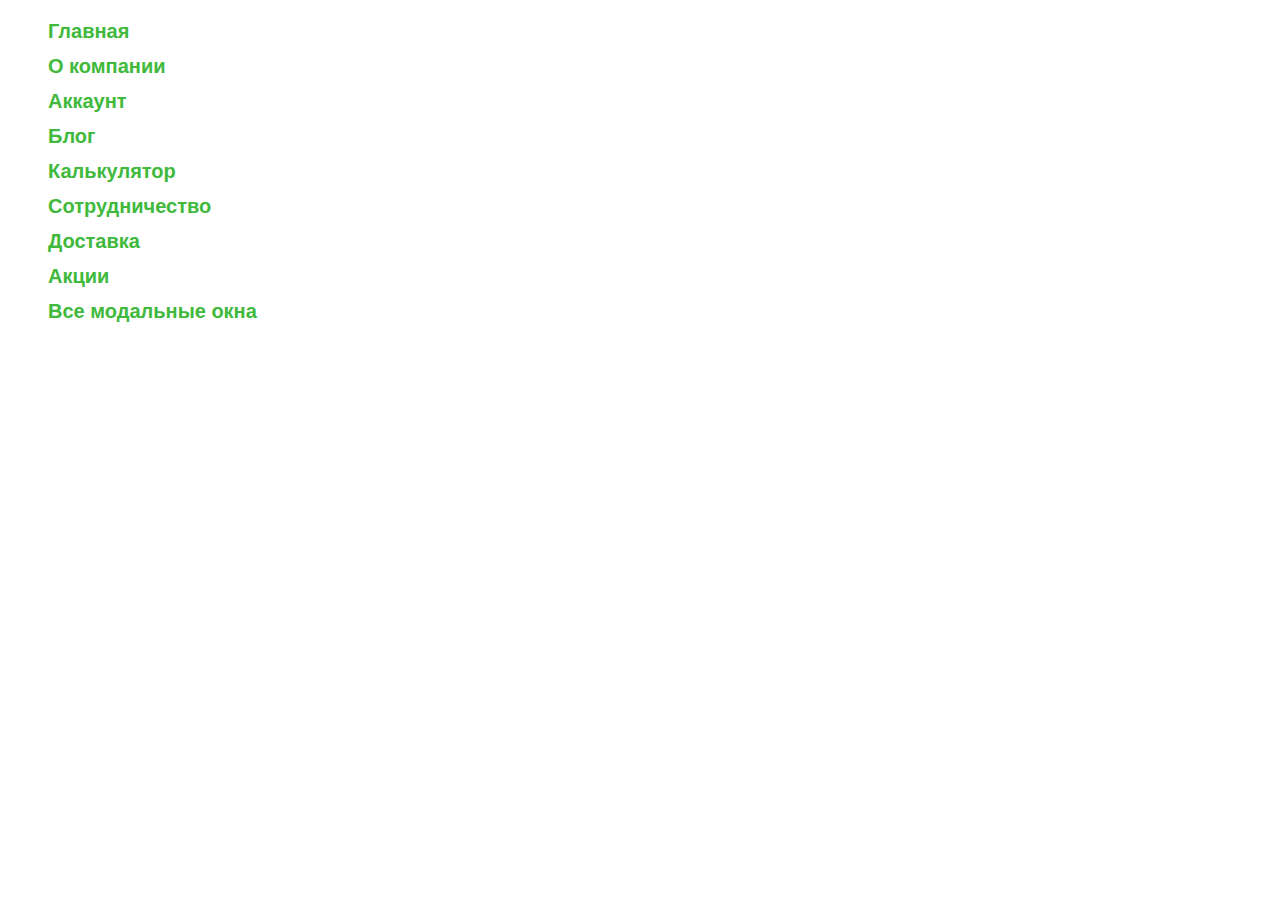
<file: pages.html>
<!DOCTYPE html>
<html lang="en">
<head>
    <meta charset="UTF-8">
    <meta name="viewport" content="width=device-width, initial-scale=1.0">
    <title>HUGEWIN PAGES</title>
</head>
<style>
    a {
        color: #40B93C;
        font-size: 20px;
        text-decoration: none;
        font-family:'Gill Sans', 'Gill Sans MT', Calibri, 'Trebuchet MS', sans-serif;
        transition: 200ms ease-in-out;
        font-weight: 700;
    }
    a:hover {
        color: #40B93CA6;
    }
</style>
<body style="background-color: #FFFFFF;">
    <div style="display: flex; gap: 40px;">    
        <div style="display: flex; flex-direction: column; gap: 12px; margin: 12px 40px;">
            <a href="/FoodPower/">Главная</a>
            <a href="/FoodPower/about.html">О компании</a>
            <a href="/FoodPower/account.html">Аккаунт</a>
            <a href="/FoodPower/blog.html">Блог</a>
            <a href="/FoodPower/calculator.html">Калькулятор</a>
            <a href="/FoodPower/collaboration.html">Сотрудничество</a>
            <a href="/FoodPower/delivery.html">Доставка</a>
            <a href="/FoodPower/promo.html">Акции</a>
            <a href="/FoodPower/modal.html">Все модальные окна</a>
        </div>    
    </div>

</body>
</html>
</file>
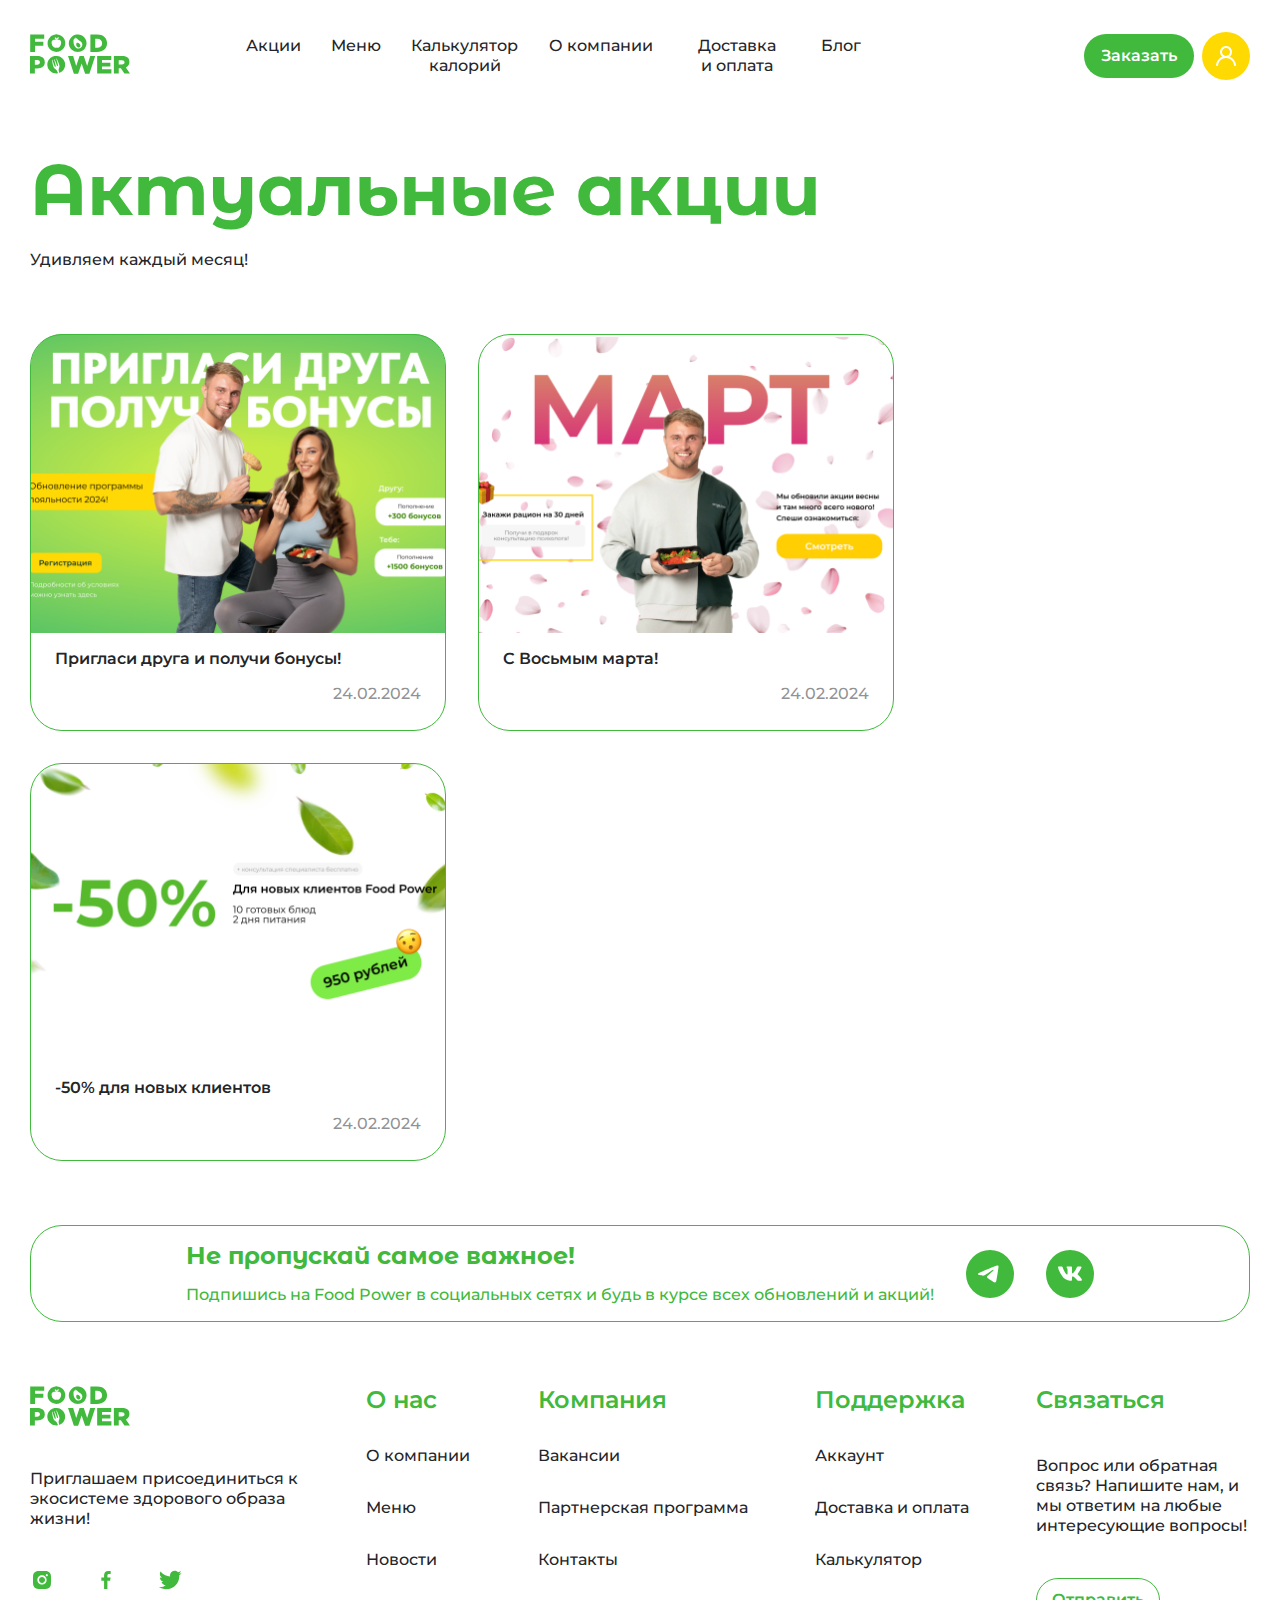
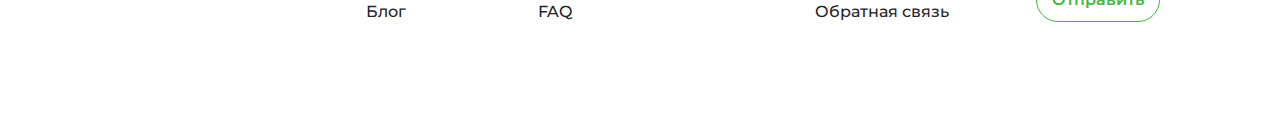
<file: promo.html>
<!DOCTYPE html>
<html lang="en">
<head>
    <meta charset="UTF-8">
    <meta name="viewport" content="width=device-width, initial-scale=1.0">

    <link rel="stylesheet" href="css/normalize.min.css">
    <link rel="stylesheet" href="css/style.css">
    <link rel="stylesheet" href="css/media.css">

    <title>Акции</title>
</head>
<body>
    <div class="wrapper">
        
        <header class="header mt-32">
            <a href="index.html" class="logo header__logo">
                <img src="img/logo.svg" alt="Logo">
            </a>
            <nav class="header__nav">
                <a href="promo.html" class="medium__text header__link">Акции</a>
                <a href="#" class="medium__text header__link">Меню</a>
                <a href="calculator.html" class="medium__text header__link">Калькулятор калорий</a>
                <a href="about.html" class="medium__text header__link">О компании</a>
                <a href="delivery.html" class="medium__text header__link">Доставка и&nbspоплата</a>
                <a href="blog.html" class="medium__text header__link">Блог</a>
            </nav>
            <a href="#" class="stroke__button button__text feedback__button">Оставить отзыв</a>
            <div class="header__select_wrapper">
                <button class="medium__text header__select">
                    <svg width="16" height="16" viewBox="0 0 16 16" fill="none" xmlns="http://www.w3.org/2000/svg">
                        <path fill-rule="evenodd" clip-rule="evenodd" d="M8.36484 1.37144C6.96378 1.37144 5.6201 1.9297 4.6294 2.9234C3.6387 3.91711 3.08213 5.26487 3.08213 6.67018C3.08213 8.72185 4.41357 10.7157 5.87796 12.2662C6.59618 13.0266 7.31671 13.6492 7.85846 14.0819C8.05424 14.2382 8.22595 14.3692 8.36484 14.4724C8.50373 14.3692 8.67544 14.2382 8.87123 14.0819C9.41297 13.6492 10.1335 13.0266 10.8517 12.2662C12.3161 10.7157 13.6476 8.72185 13.6476 6.67018C13.6476 5.26487 13.091 3.91711 12.1003 2.9234C11.1096 1.9297 9.76591 1.37144 8.36484 1.37144ZM8.36484 15.3144C7.98563 15.885 7.98545 15.8848 7.98526 15.8847L7.98334 15.8834L7.97888 15.8804L7.96361 15.8701C7.95065 15.8612 7.93219 15.8486 7.90859 15.8322C7.8614 15.7994 7.79363 15.7517 7.70821 15.6898C7.53744 15.5661 7.29575 15.3856 7.00674 15.1547C6.4298 14.6939 5.65875 14.0282 4.88537 13.2094C3.36659 11.6013 1.71484 9.27309 1.71484 6.67018C1.71484 4.90114 2.41547 3.20455 3.66258 1.95365C4.9097 0.702749 6.60115 0 8.36484 0C10.1285 0 11.82 0.702749 13.0671 1.95365C14.3142 3.20455 15.0148 4.90114 15.0148 6.67018C15.0148 9.27309 13.3631 11.6013 11.8443 13.2094C11.0709 14.0282 10.2999 14.6939 9.72295 15.1547C9.43393 15.3856 9.19224 15.5661 9.02148 15.6898C8.93606 15.7517 8.86829 15.7994 8.82109 15.8322C8.79749 15.8486 8.77903 15.8612 8.76607 15.8701L8.75081 15.8804L8.74635 15.8834L8.74493 15.8844C8.74474 15.8845 8.74406 15.885 8.36484 15.3144ZM8.36484 15.3144L8.74406 15.885C8.51443 16.0385 8.21489 16.0383 7.98526 15.8847L8.36484 15.3144ZM8.36484 5.36108C7.64403 5.36108 7.0597 5.94718 7.0597 6.67018C7.0597 7.39318 7.64403 7.97928 8.36484 7.97928C9.08565 7.97928 9.66998 7.39318 9.66998 6.67018C9.66998 5.94718 9.08565 5.36108 8.36484 5.36108ZM5.69241 6.67018C5.69241 5.18976 6.8889 3.98964 8.36484 3.98964C9.84079 3.98964 11.0373 5.18976 11.0373 6.67018C11.0373 8.1506 9.84079 9.35072 8.36484 9.35072C6.8889 9.35072 5.69241 8.1506 5.69241 6.67018Z" fill="#40B93C"/>
                    </svg>
                    Ярославль
                    <svg width="16" height="16" viewBox="0 0 16 16" fill="none" xmlns="http://www.w3.org/2000/svg">
                        <path d="M8.50196 10.367L12.2686 6.59365C12.3311 6.53168 12.3807 6.45794 12.4145 6.3767C12.4484 6.29547 12.4658 6.20833 12.4658 6.12032C12.4658 6.03231 12.4484 5.94517 12.4145 5.86394C12.3807 5.7827 12.3311 5.70896 12.2686 5.64699C12.1437 5.52282 11.9747 5.45313 11.7986 5.45313C11.6225 5.45313 11.4535 5.52282 11.3286 5.64699L7.99529 8.94699L4.69529 5.64699C4.57038 5.52282 4.40141 5.45313 4.22529 5.45313C4.04917 5.45313 3.8802 5.52282 3.75529 5.64699C3.6923 5.70873 3.64218 5.78236 3.60785 5.86361C3.57352 5.94486 3.55566 6.03212 3.55529 6.12032C3.55566 6.20852 3.57352 6.29578 3.60785 6.37703C3.64218 6.45828 3.6923 6.53191 3.75529 6.59365L7.52195 10.367C7.58438 10.4347 7.66015 10.4887 7.74448 10.5256C7.82882 10.5625 7.91989 10.5816 8.01196 10.5816C8.10402 10.5816 8.19509 10.5625 8.27943 10.5256C8.36376 10.4887 8.43953 10.4347 8.50196 10.367V10.367Z" fill="#40B93C"/>
                    </svg>
                </button>
                <div class="select__selectors_wrapper">
                    <ul class="select__selectors">
                        <li class="selector__item medium__text">
                            <svg class="selector__img" width="16" height="16" viewBox="0 0 16 16" fill="none" xmlns="http://www.w3.org/2000/svg">
                                <path fill-rule="evenodd" clip-rule="evenodd" d="M8.36484 1.37144C6.96378 1.37144 5.6201 1.9297 4.6294 2.9234C3.6387 3.91711 3.08213 5.26487 3.08213 6.67018C3.08213 8.72185 4.41357 10.7157 5.87796 12.2662C6.59618 13.0266 7.31671 13.6492 7.85846 14.0819C8.05424 14.2382 8.22595 14.3692 8.36484 14.4724C8.50373 14.3692 8.67544 14.2382 8.87123 14.0819C9.41297 13.6492 10.1335 13.0266 10.8517 12.2662C12.3161 10.7157 13.6476 8.72185 13.6476 6.67018C13.6476 5.26487 13.091 3.91711 12.1003 2.9234C11.1096 1.9297 9.76591 1.37144 8.36484 1.37144ZM8.36484 15.3144C7.98563 15.885 7.98545 15.8848 7.98526 15.8847L7.98334 15.8834L7.97888 15.8804L7.96361 15.8701C7.95065 15.8612 7.93219 15.8486 7.90859 15.8322C7.8614 15.7994 7.79363 15.7517 7.70821 15.6898C7.53744 15.5661 7.29575 15.3856 7.00674 15.1547C6.4298 14.6939 5.65875 14.0282 4.88537 13.2094C3.36659 11.6013 1.71484 9.27309 1.71484 6.67018C1.71484 4.90114 2.41547 3.20455 3.66258 1.95365C4.9097 0.702749 6.60115 0 8.36484 0C10.1285 0 11.82 0.702749 13.0671 1.95365C14.3142 3.20455 15.0148 4.90114 15.0148 6.67018C15.0148 9.27309 13.3631 11.6013 11.8443 13.2094C11.0709 14.0282 10.2999 14.6939 9.72295 15.1547C9.43393 15.3856 9.19224 15.5661 9.02148 15.6898C8.93606 15.7517 8.86829 15.7994 8.82109 15.8322C8.79749 15.8486 8.77903 15.8612 8.76607 15.8701L8.75081 15.8804L8.74635 15.8834L8.74493 15.8844C8.74474 15.8845 8.74406 15.885 8.36484 15.3144ZM8.36484 15.3144L8.74406 15.885C8.51443 16.0385 8.21489 16.0383 7.98526 15.8847L8.36484 15.3144ZM8.36484 5.36108C7.64403 5.36108 7.0597 5.94718 7.0597 6.67018C7.0597 7.39318 7.64403 7.97928 8.36484 7.97928C9.08565 7.97928 9.66998 7.39318 9.66998 6.67018C9.66998 5.94718 9.08565 5.36108 8.36484 5.36108ZM5.69241 6.67018C5.69241 5.18976 6.8889 3.98964 8.36484 3.98964C9.84079 3.98964 11.0373 5.18976 11.0373 6.67018C11.0373 8.1506 9.84079 9.35072 8.36484 9.35072C6.8889 9.35072 5.69241 8.1506 5.69241 6.67018Z" fill="#242529"/>
                            </svg>Ярославль</li>
                        <li class="selector__item medium__text"><svg class="selector__img" width="16" height="16" viewBox="0 0 16 16" fill="none" xmlns="http://www.w3.org/2000/svg">
                            <path fill-rule="evenodd" clip-rule="evenodd" d="M8.36484 1.37144C6.96378 1.37144 5.6201 1.9297 4.6294 2.9234C3.6387 3.91711 3.08213 5.26487 3.08213 6.67018C3.08213 8.72185 4.41357 10.7157 5.87796 12.2662C6.59618 13.0266 7.31671 13.6492 7.85846 14.0819C8.05424 14.2382 8.22595 14.3692 8.36484 14.4724C8.50373 14.3692 8.67544 14.2382 8.87123 14.0819C9.41297 13.6492 10.1335 13.0266 10.8517 12.2662C12.3161 10.7157 13.6476 8.72185 13.6476 6.67018C13.6476 5.26487 13.091 3.91711 12.1003 2.9234C11.1096 1.9297 9.76591 1.37144 8.36484 1.37144ZM8.36484 15.3144C7.98563 15.885 7.98545 15.8848 7.98526 15.8847L7.98334 15.8834L7.97888 15.8804L7.96361 15.8701C7.95065 15.8612 7.93219 15.8486 7.90859 15.8322C7.8614 15.7994 7.79363 15.7517 7.70821 15.6898C7.53744 15.5661 7.29575 15.3856 7.00674 15.1547C6.4298 14.6939 5.65875 14.0282 4.88537 13.2094C3.36659 11.6013 1.71484 9.27309 1.71484 6.67018C1.71484 4.90114 2.41547 3.20455 3.66258 1.95365C4.9097 0.702749 6.60115 0 8.36484 0C10.1285 0 11.82 0.702749 13.0671 1.95365C14.3142 3.20455 15.0148 4.90114 15.0148 6.67018C15.0148 9.27309 13.3631 11.6013 11.8443 13.2094C11.0709 14.0282 10.2999 14.6939 9.72295 15.1547C9.43393 15.3856 9.19224 15.5661 9.02148 15.6898C8.93606 15.7517 8.86829 15.7994 8.82109 15.8322C8.79749 15.8486 8.77903 15.8612 8.76607 15.8701L8.75081 15.8804L8.74635 15.8834L8.74493 15.8844C8.74474 15.8845 8.74406 15.885 8.36484 15.3144ZM8.36484 15.3144L8.74406 15.885C8.51443 16.0385 8.21489 16.0383 7.98526 15.8847L8.36484 15.3144ZM8.36484 5.36108C7.64403 5.36108 7.0597 5.94718 7.0597 6.67018C7.0597 7.39318 7.64403 7.97928 8.36484 7.97928C9.08565 7.97928 9.66998 7.39318 9.66998 6.67018C9.66998 5.94718 9.08565 5.36108 8.36484 5.36108ZM5.69241 6.67018C5.69241 5.18976 6.8889 3.98964 8.36484 3.98964C9.84079 3.98964 11.0373 5.18976 11.0373 6.67018C11.0373 8.1506 9.84079 9.35072 8.36484 9.35072C6.8889 9.35072 5.69241 8.1506 5.69241 6.67018Z" fill="#242529"/>
                        </svg>Иваново</li>
                        <li class="selector__item medium__text"><svg class="selector__img" width="16" height="16" viewBox="0 0 16 16" fill="none" xmlns="http://www.w3.org/2000/svg">
                            <path fill-rule="evenodd" clip-rule="evenodd" d="M8.36484 1.37144C6.96378 1.37144 5.6201 1.9297 4.6294 2.9234C3.6387 3.91711 3.08213 5.26487 3.08213 6.67018C3.08213 8.72185 4.41357 10.7157 5.87796 12.2662C6.59618 13.0266 7.31671 13.6492 7.85846 14.0819C8.05424 14.2382 8.22595 14.3692 8.36484 14.4724C8.50373 14.3692 8.67544 14.2382 8.87123 14.0819C9.41297 13.6492 10.1335 13.0266 10.8517 12.2662C12.3161 10.7157 13.6476 8.72185 13.6476 6.67018C13.6476 5.26487 13.091 3.91711 12.1003 2.9234C11.1096 1.9297 9.76591 1.37144 8.36484 1.37144ZM8.36484 15.3144C7.98563 15.885 7.98545 15.8848 7.98526 15.8847L7.98334 15.8834L7.97888 15.8804L7.96361 15.8701C7.95065 15.8612 7.93219 15.8486 7.90859 15.8322C7.8614 15.7994 7.79363 15.7517 7.70821 15.6898C7.53744 15.5661 7.29575 15.3856 7.00674 15.1547C6.4298 14.6939 5.65875 14.0282 4.88537 13.2094C3.36659 11.6013 1.71484 9.27309 1.71484 6.67018C1.71484 4.90114 2.41547 3.20455 3.66258 1.95365C4.9097 0.702749 6.60115 0 8.36484 0C10.1285 0 11.82 0.702749 13.0671 1.95365C14.3142 3.20455 15.0148 4.90114 15.0148 6.67018C15.0148 9.27309 13.3631 11.6013 11.8443 13.2094C11.0709 14.0282 10.2999 14.6939 9.72295 15.1547C9.43393 15.3856 9.19224 15.5661 9.02148 15.6898C8.93606 15.7517 8.86829 15.7994 8.82109 15.8322C8.79749 15.8486 8.77903 15.8612 8.76607 15.8701L8.75081 15.8804L8.74635 15.8834L8.74493 15.8844C8.74474 15.8845 8.74406 15.885 8.36484 15.3144ZM8.36484 15.3144L8.74406 15.885C8.51443 16.0385 8.21489 16.0383 7.98526 15.8847L8.36484 15.3144ZM8.36484 5.36108C7.64403 5.36108 7.0597 5.94718 7.0597 6.67018C7.0597 7.39318 7.64403 7.97928 8.36484 7.97928C9.08565 7.97928 9.66998 7.39318 9.66998 6.67018C9.66998 5.94718 9.08565 5.36108 8.36484 5.36108ZM5.69241 6.67018C5.69241 5.18976 6.8889 3.98964 8.36484 3.98964C9.84079 3.98964 11.0373 5.18976 11.0373 6.67018C11.0373 8.1506 9.84079 9.35072 8.36484 9.35072C6.8889 9.35072 5.69241 8.1506 5.69241 6.67018Z" fill="#242529"/>
                        </svg>Шуя</li>
                    </ul>
                </div>
            </div>
            <button class="button button__text order__button">Заказать</button>
            <button class="account__button">
                <svg width="24" height="24" viewBox="0 0 24 24" fill="none" xmlns="http://www.w3.org/2000/svg">
                    <path d="M15.71 12.7096C16.6904 11.9383 17.406 10.8806 17.7572 9.68358C18.1085 8.4866 18.0779 7.2099 17.6698 6.0311C17.2617 4.85231 16.4963 3.83003 15.4801 3.10649C14.4639 2.38296 13.2474 1.99414 12 1.99414C10.7525 1.99414 9.53611 2.38296 8.51993 3.10649C7.50374 3.83003 6.73834 4.85231 6.33021 6.0311C5.92208 7.2099 5.89151 8.4866 6.24276 9.68358C6.59401 10.8806 7.3096 11.9383 8.29 12.7096C6.61007 13.3827 5.14428 14.499 4.04889 15.9396C2.95349 17.3801 2.26956 19.0909 2.07 20.8896C2.05555 21.021 2.06711 21.1538 2.10402 21.2807C2.14093 21.4075 2.20246 21.5259 2.28511 21.629C2.45202 21.8371 2.69478 21.9705 2.96 21.9996C3.22521 22.0288 3.49116 21.9514 3.69932 21.7845C3.90749 21.6176 4.04082 21.3749 4.07 21.1096C4.28958 19.1548 5.22168 17.3494 6.68822 16.0384C8.15475 14.7274 10.0529 14.0027 12.02 14.0027C13.9871 14.0027 15.8852 14.7274 17.3518 16.0384C18.8183 17.3494 19.7504 19.1548 19.97 21.1096C19.9972 21.3554 20.1144 21.5823 20.2991 21.7467C20.4838 21.911 20.7228 22.0011 20.97 21.9996H21.08C21.3421 21.9695 21.5817 21.8369 21.7466 21.6309C21.9114 21.4248 21.9881 21.162 21.96 20.8996C21.7595 19.0958 21.0719 17.3806 19.9708 15.9378C18.8698 14.4951 17.3969 13.3791 15.71 12.7096ZM12 11.9996C11.2089 11.9996 10.4355 11.765 9.77772 11.3255C9.11992 10.886 8.60723 10.2613 8.30448 9.53037C8.00173 8.79947 7.92251 7.9952 8.07686 7.21928C8.2312 6.44335 8.61216 5.73062 9.17157 5.17121C9.73098 4.6118 10.4437 4.23084 11.2196 4.0765C11.9956 3.92215 12.7998 4.00137 13.5307 4.30412C14.2616 4.60687 14.8863 5.11956 15.3259 5.77736C15.7654 6.43515 16 7.20851 16 7.99964C16 9.0605 15.5786 10.0779 14.8284 10.8281C14.0783 11.5782 13.0609 11.9996 12 11.9996Z" fill="white"/>
                </svg> 
            </button>
            <button class="burger-button icon__button">
                <svg xmlns="http://www.w3.org/2000/svg"  viewBox="0 0 72 72" width="32px" height="32px">
                    <path d="M56 48c2.209 0 4 1.791 4 4 0 2.209-1.791 4-4 4-1.202 0-38.798 0-40 0-2.209 0-4-1.791-4-4 0-2.209 1.791-4 4-4C17.202 48 54.798 48 56 48zM56 32c2.209 0 4 1.791 4 4 0 2.209-1.791 4-4 4-1.202 0-38.798 0-40 0-2.209 0-4-1.791-4-4 0-2.209 1.791-4 4-4C17.202 32 54.798 32 56 32zM56 16c2.209 0 4 1.791 4 4 0 2.209-1.791 4-4 4-1.202 0-38.798 0-40 0-2.209 0-4-1.791-4-4 0-2.209 1.791-4 4-4C17.202 16 54.798 16 56 16z"/>
                </svg>
            </button>
            <div class="burger-menu">
                <button class="burger-close icon__button">
                    <svg width="40" height="40" viewBox="0 0 24 24" fill="none" xmlns="http://www.w3.org/2000/svg">
                        <path fill-rule="evenodd" clip-rule="evenodd" d="M8.70708 7.29243C8.51848 7.11027 8.26588 7.00948 8.00368 7.01176C7.74148 7.01403 7.49067 7.1192 7.30526 7.30461C7.11985 7.49002 7.01469 7.74083 7.01241 8.00303C7.01013 8.26523 7.11092 8.51783 7.29308 8.70643L10.5861 11.9994L7.29308 15.2924C7.19757 15.3847 7.12139 15.495 7.06898 15.617C7.01657 15.739 6.98898 15.8703 6.98783 16.003C6.98668 16.1358 7.01198 16.2675 7.06226 16.3904C7.11254 16.5133 7.18679 16.6249 7.28069 16.7188C7.37458 16.8127 7.48623 16.887 7.60913 16.9373C7.73202 16.9875 7.8637 17.0128 7.99648 17.0117C8.12926 17.0105 8.26048 16.9829 8.38249 16.9305C8.50449 16.8781 8.61483 16.8019 8.70708 16.7064L12.0001 13.4134L15.2931 16.7064C15.4817 16.8886 15.7343 16.9894 15.9965 16.9871C16.2587 16.9848 16.5095 16.8797 16.6949 16.6942C16.8803 16.5088 16.9855 16.258 16.9878 15.9958C16.99 15.7336 16.8892 15.481 16.7071 15.2924L13.4141 11.9994L16.7071 8.70643C16.8892 8.51783 16.99 8.26523 16.9878 8.00303C16.9855 7.74083 16.8803 7.49002 16.6949 7.30461C16.5095 7.1192 16.2587 7.01403 15.9965 7.01176C15.7343 7.00948 15.4817 7.11027 15.2931 7.29243L12.0001 10.5854L8.70708 7.29243Z" fill="#FFFFFF"/>
                    </svg>                        
                </button>
                <div class="burger-flex">
                    <button class="button button__text order__button mobile">Заказать</button>
                    <button class="account__button mobile">
                        <svg width="24" height="24" viewBox="0 0 24 24" fill="none" xmlns="http://www.w3.org/2000/svg">
                            <path d="M15.71 12.7096C16.6904 11.9383 17.406 10.8806 17.7572 9.68358C18.1085 8.4866 18.0779 7.2099 17.6698 6.0311C17.2617 4.85231 16.4963 3.83003 15.4801 3.10649C14.4639 2.38296 13.2474 1.99414 12 1.99414C10.7525 1.99414 9.53611 2.38296 8.51993 3.10649C7.50374 3.83003 6.73834 4.85231 6.33021 6.0311C5.92208 7.2099 5.89151 8.4866 6.24276 9.68358C6.59401 10.8806 7.3096 11.9383 8.29 12.7096C6.61007 13.3827 5.14428 14.499 4.04889 15.9396C2.95349 17.3801 2.26956 19.0909 2.07 20.8896C2.05555 21.021 2.06711 21.1538 2.10402 21.2807C2.14093 21.4075 2.20246 21.5259 2.28511 21.629C2.45202 21.8371 2.69478 21.9705 2.96 21.9996C3.22521 22.0288 3.49116 21.9514 3.69932 21.7845C3.90749 21.6176 4.04082 21.3749 4.07 21.1096C4.28958 19.1548 5.22168 17.3494 6.68822 16.0384C8.15475 14.7274 10.0529 14.0027 12.02 14.0027C13.9871 14.0027 15.8852 14.7274 17.3518 16.0384C18.8183 17.3494 19.7504 19.1548 19.97 21.1096C19.9972 21.3554 20.1144 21.5823 20.2991 21.7467C20.4838 21.911 20.7228 22.0011 20.97 21.9996H21.08C21.3421 21.9695 21.5817 21.8369 21.7466 21.6309C21.9114 21.4248 21.9881 21.162 21.96 20.8996C21.7595 19.0958 21.0719 17.3806 19.9708 15.9378C18.8698 14.4951 17.3969 13.3791 15.71 12.7096ZM12 11.9996C11.2089 11.9996 10.4355 11.765 9.77772 11.3255C9.11992 10.886 8.60723 10.2613 8.30448 9.53037C8.00173 8.79947 7.92251 7.9952 8.07686 7.21928C8.2312 6.44335 8.61216 5.73062 9.17157 5.17121C9.73098 4.6118 10.4437 4.23084 11.2196 4.0765C11.9956 3.92215 12.7998 4.00137 13.5307 4.30412C14.2616 4.60687 14.8863 5.11956 15.3259 5.77736C15.7654 6.43515 16 7.20851 16 7.99964C16 9.0605 15.5786 10.0779 14.8284 10.8281C14.0783 11.5782 13.0609 11.9996 12 11.9996Z" fill="white"/>
                        </svg> 
                    </button>
                </div>
                <div class="burger-nav">
                    <a href="promo.html" class="medium__text header__link">Акции</a>
                    <a href="#" class="medium__text header__link">Меню</a>
                    <a href="calculator.html" class="medium__text header__link">Калькулятор калорий</a>
                    <a href="about.html" class="medium__text header__link">О компании</a>
                    <a href="delivery.html" class="medium__text header__link">Доставка и&nbspоплата</a>
                    <a href="blog.html" class="medium__text header__link">Блог</a>
                </div>
                <div class="header__select_wrapper mobile">
                    <button class="medium__text header__select">
                        <svg width="16" height="16" viewBox="0 0 16 16" fill="none" xmlns="http://www.w3.org/2000/svg">
                            <path fill-rule="evenodd" clip-rule="evenodd" d="M8.36484 1.37144C6.96378 1.37144 5.6201 1.9297 4.6294 2.9234C3.6387 3.91711 3.08213 5.26487 3.08213 6.67018C3.08213 8.72185 4.41357 10.7157 5.87796 12.2662C6.59618 13.0266 7.31671 13.6492 7.85846 14.0819C8.05424 14.2382 8.22595 14.3692 8.36484 14.4724C8.50373 14.3692 8.67544 14.2382 8.87123 14.0819C9.41297 13.6492 10.1335 13.0266 10.8517 12.2662C12.3161 10.7157 13.6476 8.72185 13.6476 6.67018C13.6476 5.26487 13.091 3.91711 12.1003 2.9234C11.1096 1.9297 9.76591 1.37144 8.36484 1.37144ZM8.36484 15.3144C7.98563 15.885 7.98545 15.8848 7.98526 15.8847L7.98334 15.8834L7.97888 15.8804L7.96361 15.8701C7.95065 15.8612 7.93219 15.8486 7.90859 15.8322C7.8614 15.7994 7.79363 15.7517 7.70821 15.6898C7.53744 15.5661 7.29575 15.3856 7.00674 15.1547C6.4298 14.6939 5.65875 14.0282 4.88537 13.2094C3.36659 11.6013 1.71484 9.27309 1.71484 6.67018C1.71484 4.90114 2.41547 3.20455 3.66258 1.95365C4.9097 0.702749 6.60115 0 8.36484 0C10.1285 0 11.82 0.702749 13.0671 1.95365C14.3142 3.20455 15.0148 4.90114 15.0148 6.67018C15.0148 9.27309 13.3631 11.6013 11.8443 13.2094C11.0709 14.0282 10.2999 14.6939 9.72295 15.1547C9.43393 15.3856 9.19224 15.5661 9.02148 15.6898C8.93606 15.7517 8.86829 15.7994 8.82109 15.8322C8.79749 15.8486 8.77903 15.8612 8.76607 15.8701L8.75081 15.8804L8.74635 15.8834L8.74493 15.8844C8.74474 15.8845 8.74406 15.885 8.36484 15.3144ZM8.36484 15.3144L8.74406 15.885C8.51443 16.0385 8.21489 16.0383 7.98526 15.8847L8.36484 15.3144ZM8.36484 5.36108C7.64403 5.36108 7.0597 5.94718 7.0597 6.67018C7.0597 7.39318 7.64403 7.97928 8.36484 7.97928C9.08565 7.97928 9.66998 7.39318 9.66998 6.67018C9.66998 5.94718 9.08565 5.36108 8.36484 5.36108ZM5.69241 6.67018C5.69241 5.18976 6.8889 3.98964 8.36484 3.98964C9.84079 3.98964 11.0373 5.18976 11.0373 6.67018C11.0373 8.1506 9.84079 9.35072 8.36484 9.35072C6.8889 9.35072 5.69241 8.1506 5.69241 6.67018Z" fill="#40B93C"/>
                        </svg>
                        Ярославль
                        <svg width="16" height="16" viewBox="0 0 16 16" fill="none" xmlns="http://www.w3.org/2000/svg">
                            <path d="M8.50196 10.367L12.2686 6.59365C12.3311 6.53168 12.3807 6.45794 12.4145 6.3767C12.4484 6.29547 12.4658 6.20833 12.4658 6.12032C12.4658 6.03231 12.4484 5.94517 12.4145 5.86394C12.3807 5.7827 12.3311 5.70896 12.2686 5.64699C12.1437 5.52282 11.9747 5.45313 11.7986 5.45313C11.6225 5.45313 11.4535 5.52282 11.3286 5.64699L7.99529 8.94699L4.69529 5.64699C4.57038 5.52282 4.40141 5.45313 4.22529 5.45313C4.04917 5.45313 3.8802 5.52282 3.75529 5.64699C3.6923 5.70873 3.64218 5.78236 3.60785 5.86361C3.57352 5.94486 3.55566 6.03212 3.55529 6.12032C3.55566 6.20852 3.57352 6.29578 3.60785 6.37703C3.64218 6.45828 3.6923 6.53191 3.75529 6.59365L7.52195 10.367C7.58438 10.4347 7.66015 10.4887 7.74448 10.5256C7.82882 10.5625 7.91989 10.5816 8.01196 10.5816C8.10402 10.5816 8.19509 10.5625 8.27943 10.5256C8.36376 10.4887 8.43953 10.4347 8.50196 10.367V10.367Z" fill="#40B93C"/>
                        </svg>
                    </button>
                    <div class="select__selectors_wrapper">
                        <ul class="select__selectors">
                            <li class="selector__item medium__text">
                                <svg class="selector__img" width="16" height="16" viewBox="0 0 16 16" fill="none" xmlns="http://www.w3.org/2000/svg">
                                    <path fill-rule="evenodd" clip-rule="evenodd" d="M8.36484 1.37144C6.96378 1.37144 5.6201 1.9297 4.6294 2.9234C3.6387 3.91711 3.08213 5.26487 3.08213 6.67018C3.08213 8.72185 4.41357 10.7157 5.87796 12.2662C6.59618 13.0266 7.31671 13.6492 7.85846 14.0819C8.05424 14.2382 8.22595 14.3692 8.36484 14.4724C8.50373 14.3692 8.67544 14.2382 8.87123 14.0819C9.41297 13.6492 10.1335 13.0266 10.8517 12.2662C12.3161 10.7157 13.6476 8.72185 13.6476 6.67018C13.6476 5.26487 13.091 3.91711 12.1003 2.9234C11.1096 1.9297 9.76591 1.37144 8.36484 1.37144ZM8.36484 15.3144C7.98563 15.885 7.98545 15.8848 7.98526 15.8847L7.98334 15.8834L7.97888 15.8804L7.96361 15.8701C7.95065 15.8612 7.93219 15.8486 7.90859 15.8322C7.8614 15.7994 7.79363 15.7517 7.70821 15.6898C7.53744 15.5661 7.29575 15.3856 7.00674 15.1547C6.4298 14.6939 5.65875 14.0282 4.88537 13.2094C3.36659 11.6013 1.71484 9.27309 1.71484 6.67018C1.71484 4.90114 2.41547 3.20455 3.66258 1.95365C4.9097 0.702749 6.60115 0 8.36484 0C10.1285 0 11.82 0.702749 13.0671 1.95365C14.3142 3.20455 15.0148 4.90114 15.0148 6.67018C15.0148 9.27309 13.3631 11.6013 11.8443 13.2094C11.0709 14.0282 10.2999 14.6939 9.72295 15.1547C9.43393 15.3856 9.19224 15.5661 9.02148 15.6898C8.93606 15.7517 8.86829 15.7994 8.82109 15.8322C8.79749 15.8486 8.77903 15.8612 8.76607 15.8701L8.75081 15.8804L8.74635 15.8834L8.74493 15.8844C8.74474 15.8845 8.74406 15.885 8.36484 15.3144ZM8.36484 15.3144L8.74406 15.885C8.51443 16.0385 8.21489 16.0383 7.98526 15.8847L8.36484 15.3144ZM8.36484 5.36108C7.64403 5.36108 7.0597 5.94718 7.0597 6.67018C7.0597 7.39318 7.64403 7.97928 8.36484 7.97928C9.08565 7.97928 9.66998 7.39318 9.66998 6.67018C9.66998 5.94718 9.08565 5.36108 8.36484 5.36108ZM5.69241 6.67018C5.69241 5.18976 6.8889 3.98964 8.36484 3.98964C9.84079 3.98964 11.0373 5.18976 11.0373 6.67018C11.0373 8.1506 9.84079 9.35072 8.36484 9.35072C6.8889 9.35072 5.69241 8.1506 5.69241 6.67018Z" fill="#242529"/>
                                </svg>Ярославль</li>
                            <li class="selector__item medium__text"><svg class="selector__img" width="16" height="16" viewBox="0 0 16 16" fill="none" xmlns="http://www.w3.org/2000/svg">
                                <path fill-rule="evenodd" clip-rule="evenodd" d="M8.36484 1.37144C6.96378 1.37144 5.6201 1.9297 4.6294 2.9234C3.6387 3.91711 3.08213 5.26487 3.08213 6.67018C3.08213 8.72185 4.41357 10.7157 5.87796 12.2662C6.59618 13.0266 7.31671 13.6492 7.85846 14.0819C8.05424 14.2382 8.22595 14.3692 8.36484 14.4724C8.50373 14.3692 8.67544 14.2382 8.87123 14.0819C9.41297 13.6492 10.1335 13.0266 10.8517 12.2662C12.3161 10.7157 13.6476 8.72185 13.6476 6.67018C13.6476 5.26487 13.091 3.91711 12.1003 2.9234C11.1096 1.9297 9.76591 1.37144 8.36484 1.37144ZM8.36484 15.3144C7.98563 15.885 7.98545 15.8848 7.98526 15.8847L7.98334 15.8834L7.97888 15.8804L7.96361 15.8701C7.95065 15.8612 7.93219 15.8486 7.90859 15.8322C7.8614 15.7994 7.79363 15.7517 7.70821 15.6898C7.53744 15.5661 7.29575 15.3856 7.00674 15.1547C6.4298 14.6939 5.65875 14.0282 4.88537 13.2094C3.36659 11.6013 1.71484 9.27309 1.71484 6.67018C1.71484 4.90114 2.41547 3.20455 3.66258 1.95365C4.9097 0.702749 6.60115 0 8.36484 0C10.1285 0 11.82 0.702749 13.0671 1.95365C14.3142 3.20455 15.0148 4.90114 15.0148 6.67018C15.0148 9.27309 13.3631 11.6013 11.8443 13.2094C11.0709 14.0282 10.2999 14.6939 9.72295 15.1547C9.43393 15.3856 9.19224 15.5661 9.02148 15.6898C8.93606 15.7517 8.86829 15.7994 8.82109 15.8322C8.79749 15.8486 8.77903 15.8612 8.76607 15.8701L8.75081 15.8804L8.74635 15.8834L8.74493 15.8844C8.74474 15.8845 8.74406 15.885 8.36484 15.3144ZM8.36484 15.3144L8.74406 15.885C8.51443 16.0385 8.21489 16.0383 7.98526 15.8847L8.36484 15.3144ZM8.36484 5.36108C7.64403 5.36108 7.0597 5.94718 7.0597 6.67018C7.0597 7.39318 7.64403 7.97928 8.36484 7.97928C9.08565 7.97928 9.66998 7.39318 9.66998 6.67018C9.66998 5.94718 9.08565 5.36108 8.36484 5.36108ZM5.69241 6.67018C5.69241 5.18976 6.8889 3.98964 8.36484 3.98964C9.84079 3.98964 11.0373 5.18976 11.0373 6.67018C11.0373 8.1506 9.84079 9.35072 8.36484 9.35072C6.8889 9.35072 5.69241 8.1506 5.69241 6.67018Z" fill="#242529"/>
                            </svg>Иваново</li>
                            <li class="selector__item medium__text"><svg class="selector__img" width="16" height="16" viewBox="0 0 16 16" fill="none" xmlns="http://www.w3.org/2000/svg">
                                <path fill-rule="evenodd" clip-rule="evenodd" d="M8.36484 1.37144C6.96378 1.37144 5.6201 1.9297 4.6294 2.9234C3.6387 3.91711 3.08213 5.26487 3.08213 6.67018C3.08213 8.72185 4.41357 10.7157 5.87796 12.2662C6.59618 13.0266 7.31671 13.6492 7.85846 14.0819C8.05424 14.2382 8.22595 14.3692 8.36484 14.4724C8.50373 14.3692 8.67544 14.2382 8.87123 14.0819C9.41297 13.6492 10.1335 13.0266 10.8517 12.2662C12.3161 10.7157 13.6476 8.72185 13.6476 6.67018C13.6476 5.26487 13.091 3.91711 12.1003 2.9234C11.1096 1.9297 9.76591 1.37144 8.36484 1.37144ZM8.36484 15.3144C7.98563 15.885 7.98545 15.8848 7.98526 15.8847L7.98334 15.8834L7.97888 15.8804L7.96361 15.8701C7.95065 15.8612 7.93219 15.8486 7.90859 15.8322C7.8614 15.7994 7.79363 15.7517 7.70821 15.6898C7.53744 15.5661 7.29575 15.3856 7.00674 15.1547C6.4298 14.6939 5.65875 14.0282 4.88537 13.2094C3.36659 11.6013 1.71484 9.27309 1.71484 6.67018C1.71484 4.90114 2.41547 3.20455 3.66258 1.95365C4.9097 0.702749 6.60115 0 8.36484 0C10.1285 0 11.82 0.702749 13.0671 1.95365C14.3142 3.20455 15.0148 4.90114 15.0148 6.67018C15.0148 9.27309 13.3631 11.6013 11.8443 13.2094C11.0709 14.0282 10.2999 14.6939 9.72295 15.1547C9.43393 15.3856 9.19224 15.5661 9.02148 15.6898C8.93606 15.7517 8.86829 15.7994 8.82109 15.8322C8.79749 15.8486 8.77903 15.8612 8.76607 15.8701L8.75081 15.8804L8.74635 15.8834L8.74493 15.8844C8.74474 15.8845 8.74406 15.885 8.36484 15.3144ZM8.36484 15.3144L8.74406 15.885C8.51443 16.0385 8.21489 16.0383 7.98526 15.8847L8.36484 15.3144ZM8.36484 5.36108C7.64403 5.36108 7.0597 5.94718 7.0597 6.67018C7.0597 7.39318 7.64403 7.97928 8.36484 7.97928C9.08565 7.97928 9.66998 7.39318 9.66998 6.67018C9.66998 5.94718 9.08565 5.36108 8.36484 5.36108ZM5.69241 6.67018C5.69241 5.18976 6.8889 3.98964 8.36484 3.98964C9.84079 3.98964 11.0373 5.18976 11.0373 6.67018C11.0373 8.1506 9.84079 9.35072 8.36484 9.35072C6.8889 9.35072 5.69241 8.1506 5.69241 6.67018Z" fill="#242529"/>
                            </svg>Шуя</li>
                        </ul>
                    </div>
                </div>
            </div>
        </header>

        <main class="main">

            <section class="main_title__block mt-64">
                <h1 class="main__title">Актуальные акции</h1>
                <p class="medium__text mt-16">Удивляем каждый месяц!</p>
            </section>

            <section class="promo_card__block mt-64">
                <div class="flex__wrapper_large">
                    <div class="promo__card">
                        <div class="promo_img__wrapper">
                            <img src="img/promoimg.png" class="promo_img">
                        </div>
                        <p class="mediumbold__text promo_card__title mt-16">Пригласи друга и получи бонусы!</p>
                        <p class="medium__text transparent_black__text promo_card__date mt-16">24.02.2024</p>
                    </div>
                    <div class="promo__card">
                        <div class="promo_img__wrapper">
                            <img src="img/promoimg2.png" class="promo_img">
                        </div>
                        <p class="mediumbold__text promo_card__title mt-16">С Восьмым марта!</p>
                        <p class="medium__text transparent_black__text promo_card__date mt-16">24.02.2024</p>
                    </div>
                    <div class="promo__card">
                        <div class="promo_img__wrapper">
                            <img src="img/promoimg3.png" class="promo_img">
                        </div>
                        <p class="mediumbold__text promo_card__title mt-16">-50% для новых клиентов</p>
                        <p class="medium__text transparent_black__text promo_card__date mt-16">24.02.2024</p>
                    </div>
                </div>
            </section>

            <section class="border_banner__block">
                <div class="border__banner mt-64">
                    <div class="border__banner_text">
                        <h3 class="subtitle green__text">Не пропускай самое важное!</h3>
                        <p class="medium__text green__text mt-16">Подпишись на Food Power в социальных сетях и будь в курсе всех обновлений и акций!</p>
                    </div>
                    <div class="border_banner__buttons">
                        <button class="button button__text social__button">
                            <svg width="24" height="25" viewBox="0 0 24 25" fill="none" xmlns="http://www.w3.org/2000/svg">
                                <path fill-rule="evenodd" clip-rule="evenodd" d="M20.5048 5.97828C20.2217 8.96317 18.9895 16.211 18.3662 19.5561C18.1031 20.9714 17.5799 21.446 17.0767 21.4917C15.9788 21.5918 15.1468 20.7655 14.0861 20.0707C12.425 18.9814 11.4843 18.3038 9.87181 17.2402C8.00768 16.0108 9.21422 15.3361 10.2778 14.2325C10.5551 13.9437 15.387 9.54643 15.4814 9.14902C15.4928 9.09755 15.5042 8.91171 15.3927 8.8145C15.2812 8.71729 15.1182 8.74874 15.001 8.77733C14.8352 8.8145 12.1791 10.57 7.03273 14.0409C6.27793 14.5584 5.5946 14.81 4.98276 14.7986C4.30801 14.7843 3.01285 14.4183 2.04647 14.1038C0.865668 13.7207 -0.0778371 13.5149 0.00507654 12.863C0.0479629 12.5227 0.513997 12.1739 1.40889 11.8194C6.9155 9.42063 10.5866 7.83955 12.4221 7.07331C17.6686 4.89183 18.7579 4.51157 19.4698 4.50013C20.3618 4.4887 20.5734 5.22348 20.5019 5.97828H20.5048Z" fill="white"/>
                            </svg>
                        </button>
                        <button class="button button__text social__button">
                            <svg width="24" height="25" viewBox="0 0 24 25" fill="none" xmlns="http://www.w3.org/2000/svg">
                                <g clip-path="url(#clip0_6060_432)">
                                <path d="M20.4087 19.7588H23.0347C23.7851 19.7588 24.1602 19.3837 23.9351 18.6521C23.3697 17.513 22.6221 16.4739 21.7218 15.5757C21.419 15.2179 21.0444 14.8512 20.71 14.5237L20.7099 14.5236L20.7099 14.5236C20.3606 14.1816 20.0551 13.8824 19.921 13.6812C19.5271 13.1747 19.6396 12.9497 19.921 12.5183C21.3097 10.6305 22.4919 8.59924 23.4475 6.45936C23.6163 5.89662 23.4475 5.5027 22.6596 5.5027H20.0335C19.787 5.48563 19.5417 5.54974 19.3351 5.68524C19.1285 5.82074 18.9719 6.02017 18.8893 6.25305C18.0799 8.18847 16.9931 9.99571 15.6628 11.6179C15.0438 12.2369 14.7813 12.4244 14.4436 12.4244C14.2748 12.4244 14.0309 12.2369 14.0309 11.6742V6.45936C14.0309 5.78407 13.8434 5.5027 13.2807 5.5027H9.15386C8.98532 5.49526 8.82052 5.5538 8.69444 5.66588C8.56836 5.77797 8.49092 5.93478 8.47857 6.10303C8.47857 6.34874 8.61781 6.52206 8.79541 6.74316C9.07877 7.09589 9.4598 7.57022 9.52898 8.65405V12.5183C9.52898 13.3624 9.37896 13.5124 9.04131 13.5124C8.15973 13.5124 5.98372 10.2485 4.70822 6.49694C4.44565 5.80285 4.20175 5.5027 3.52646 5.5027H0.900384C0.150022 5.5027 0 5.85913 0 6.25305C0.685942 9.43726 2.1054 12.4175 4.14548 14.9567C5.00482 16.3343 6.17912 17.4881 7.57167 18.323C8.96422 19.1578 10.5352 19.65 12.1552 19.7588C13.8246 19.7588 14.0309 19.3837 14.0309 18.7459V16.3824C14.0309 15.632 14.181 15.482 14.725 15.482C15.1189 15.482 15.7754 15.6696 17.3324 17.1702C17.8655 17.7034 18.266 18.1492 18.5922 18.5123C19.3561 19.3627 19.712 19.7588 20.4087 19.7588Z" fill="white"/>
                                </g>
                                <defs>
                                <clipPath id="clip0_6060_432">
                                <rect width="24" height="24" fill="white" transform="translate(0 0.5)"/>
                                </clipPath>
                                </defs>
                            </svg>
                        </button>
                    </div>
                </div>
            </section>


        </main>

        <footer class="footer mt-64">
            <div class="footer__item footer__social_media">
                <a href="index.html" class="logo footer__logo">
                    <img src="img/logo.svg" alt="Logo">
                </a>
                <p class="medium__text mt-38">Приглашаем присоединиться к экосистеме здорового образа жизни!</p>
                <div class="footer__social_media_buttons mt-38">
                    <a href="" class="footer__social_media_item">
                        <svg width="24" height="25" viewBox="0 0 24 25" fill="none" xmlns="http://www.w3.org/2000/svg">
                            <path d="M20.9471 9.28591C20.937 8.52854 20.7952 7.77869 20.5281 7.06991C20.2964 6.47207 19.9426 5.92911 19.4892 5.47574C19.0359 5.02238 18.4929 4.66856 17.8951 4.43691C17.1954 4.17427 16.4562 4.03226 15.7091 4.01691C14.7471 3.97391 14.4421 3.96191 12.0001 3.96191C9.55807 3.96191 9.24507 3.96191 8.29007 4.01691C7.54323 4.03237 6.80442 4.17438 6.10507 4.43691C5.50713 4.6684 4.96409 5.02216 4.5107 5.47555C4.05732 5.92894 3.70356 6.47197 3.47207 7.06991C3.2089 7.76905 3.06719 8.50802 3.05307 9.25491C3.01007 10.2179 2.99707 10.5229 2.99707 12.9649C2.99707 15.4069 2.99707 15.7189 3.05307 16.6749C3.06807 17.4229 3.20907 18.1609 3.47207 18.8619C3.70395 19.4597 4.05797 20.0025 4.51151 20.4557C4.96505 20.9089 5.50813 21.2625 6.10607 21.4939C6.8035 21.7671 7.54244 21.9193 8.29107 21.9439C9.25407 21.9869 9.55907 21.9999 12.0011 21.9999C14.4431 21.9999 14.7561 21.9999 15.7111 21.9439C16.4582 21.9292 17.1974 21.7875 17.8971 21.5249C18.4948 21.293 19.0376 20.9391 19.4909 20.4858C19.9442 20.0324 20.2982 19.4896 20.5301 18.8919C20.7931 18.1919 20.9341 17.4539 20.9491 16.7049C20.9921 15.7429 21.0051 15.4379 21.0051 12.9949C21.0031 10.5529 21.0031 10.2429 20.9471 9.28591ZM11.9941 17.5829C9.44007 17.5829 7.37107 15.5139 7.37107 12.9599C7.37107 10.4059 9.44007 8.33691 11.9941 8.33691C13.2202 8.33691 14.396 8.82398 15.263 9.69096C16.13 10.5579 16.6171 11.7338 16.6171 12.9599C16.6171 14.186 16.13 15.3619 15.263 16.2289C14.396 17.0958 13.2202 17.5829 11.9941 17.5829ZM16.8011 9.24391C16.6595 9.24405 16.5192 9.21625 16.3884 9.16212C16.2575 9.108 16.1386 9.0286 16.0385 8.92847C15.9384 8.82834 15.859 8.70945 15.8049 8.5786C15.7507 8.44775 15.7229 8.30752 15.7231 8.16591C15.7231 8.02441 15.7509 7.8843 15.8051 7.75357C15.8592 7.62284 15.9386 7.50406 16.0387 7.40401C16.1387 7.30395 16.2575 7.22458 16.3882 7.17043C16.519 7.11628 16.6591 7.08841 16.8006 7.08841C16.9421 7.08841 17.0822 7.11628 17.2129 7.17043C17.3436 7.22458 17.4624 7.30395 17.5625 7.40401C17.6625 7.50406 17.7419 7.62284 17.7961 7.75357C17.8502 7.8843 17.8781 8.02441 17.8781 8.16591C17.8781 8.76191 17.3961 9.24391 16.8011 9.24391Z" fill="#40B93C"/>
                            <path d="M11.9942 15.9621C13.6527 15.9621 14.9972 14.6176 14.9972 12.9591C14.9972 11.3005 13.6527 9.95605 11.9942 9.95605C10.3357 9.95605 8.99121 11.3005 8.99121 12.9591C8.99121 14.6176 10.3357 15.9621 11.9942 15.9621Z" fill="#40B93C"/>
                        </svg>                          
                    </a>
                    <a href="" class="footer__social_media_item">
                        <svg width="24" height="25" viewBox="0 0 24 25" fill="none" xmlns="http://www.w3.org/2000/svg">
                            <path d="M13.397 21.9776V13.7816H16.162L16.573 10.5726H13.397V8.52864C13.397 7.60264 13.655 6.96864 14.984 6.96864H16.668V4.10764C15.8487 4.01983 15.0251 3.97743 14.201 3.98064C11.757 3.98064 10.079 5.47264 10.079 8.21164V10.5666H7.33203V13.7756H10.085V21.9776H13.397Z" fill="#40B93C"/>
                        </svg>
                    </a>
                    <a href="" class="footer__social_media_item">
                        <svg width="24" height="25" viewBox="0 0 24 25" fill="none" xmlns="http://www.w3.org/2000/svg">
                            <path d="M23.643 5.91706C22.808 6.28706 21.911 6.53706 20.968 6.65006C21.941 6.06785 22.669 5.15152 23.016 4.07206C22.1019 4.61505 21.1014 4.99725 20.058 5.20206C19.3564 4.45292 18.4271 3.95638 17.4143 3.78953C16.4016 3.62268 15.3621 3.79485 14.4572 4.27931C13.5524 4.76377 12.8328 5.53342 12.4102 6.46876C11.9875 7.4041 11.8855 8.45281 12.12 9.45206C10.2677 9.35905 8.45564 8.87761 6.80144 8.03896C5.14723 7.20032 3.68785 6.02322 2.51801 4.58406C2.11801 5.27406 1.88801 6.07406 1.88801 6.92606C1.88757 7.69305 2.07644 8.4483 2.43789 9.12479C2.79934 9.80128 3.32217 10.3781 3.96001 10.8041C3.22029 10.7805 2.49688 10.5806 1.85001 10.2211V10.2811C1.84994 11.3568 2.22204 12.3994 2.90319 13.2321C3.58434 14.0647 4.53258 14.636 5.58701 14.8491C4.9008 15.0348 4.18135 15.0621 3.48301 14.9291C3.78051 15.8547 4.36001 16.6641 5.14038 17.244C5.92075 17.8239 6.86293 18.1452 7.83501 18.1631C6.18484 19.4585 4.1469 20.1611 2.04901 20.1581C1.67739 20.1582 1.30609 20.1365 0.937012 20.0931C3.06649 21.4622 5.54535 22.1889 8.07701 22.1861C16.647 22.1861 21.332 15.0881 21.332 8.93206C21.332 8.73206 21.327 8.53006 21.318 8.33006C22.2293 7.67103 23.0159 6.85495 23.641 5.92006L23.643 5.91706Z" fill="#40B93C"/>
                        </svg>
                    </a>
                </div>
            </div>
            <div class="footer__item">
                <p class="largebold__text">О нас</p>
                <a href="#" class="medium__text">О компании</a>
                <a href="#" class="medium__text">Меню</a>
                <a href="#" class="medium__text">Новости</a>
                <a href="#" class="medium__text">Блог</a>
            </div>
            <div class="footer__item">
                <p class="largebold__text">Компания</p>
                <a href="#" class="medium__text">Вакансии</a>
                <a href="#" class="medium__text">Партнерская программа</a>
                <a href="#" class="medium__text">Контакты</a>
                <a href="#" class="medium__text">FAQ</a>
            </div>
            <div class="footer__item">
                <p class="largebold__text">Поддержка</p>
                <a href="#" class="medium__text">Аккаунт</a>
                <a href="#" class="medium__text">Доставка и оплата</a>
                <a href="#" class="medium__text">Калькулятор</a>
                <a href="#" class="medium__text">Обратная связь</a>
            </div>
            <div class="footer__item footer__feedback">
                <p class="largebold__text">Связаться</p>
                <p class="medium__text mt-42">Вопрос или обратная связь? Напишите нам, и мы ответим на любые интересующие вопросы!</p>
                <button class="stroke__button button__text footer__fedback_button mt-42">Отправить</button>
            </div>
        </footer>

    </div>

    <script src="js/main.js"></script>
</body>
</html>
</file>
<file: css/style.css>
@font-face {
    font-family: "MontserratAlternates";
    font-weight: 400;
    src: url(../fonts/MontserratAlternates-Regular.ttf);
}

@font-face {
    font-family: "MontserratAlternates";
    font-weight: 500;
    src: url(../fonts/MontserratAlternates-Medium.ttf);
}

@font-face {
    font-family: "MontserratAlternates";
    font-weight: 700;
    src: url(../fonts/MontserratAlternates-Bold.ttf);
}

@font-face {
    font-family: "Montserrat";
    font-weight: 400;
    src: url(../fonts/Montserrat-Regular.ttf);
}

@font-face {
    font-family: "Montserrat";
    font-weight: 500;
    src: url(../fonts/Montserrat-Medium.ttf);
}

@font-face {
    font-family: "Montserrat";
    font-weight: 600;
    src: url(../fonts/Montserrat-SemiBold.ttf);
}

@font-face {
    font-family: "Montserrat";
    font-weight: 700;
    src: url(../fonts/Montserrat-Bold.ttf);
}

:root {
    --font-montserratalt: "MontserratAlternates";
    --font-montserrat: "Montserrat";
    --color-transparent-white: rgba(255, 255, 255, 0.5);
    --color-white: #ffffff;
    --color-grey: #F5F5F5;
    --color-darkgrey: #848688;
    --color-transparent-black: rgba(36, 37, 41, 0.5);
    --color-black: #242529;
    --color-lightblack: #333333;
    --color-green: #40B93C;
    --color-lightgreen: #B6E242;
    --color-lightgreen2: #EDFFBC;
    --color-yellow: #FFD902;
    --color-red: #F44336;
    --box-shadow: 0 0 15px rgba(0, 0, 0, 0.1);
}


* {
    padding: 0;
    margin: 0;
    box-sizing: border-box;
}

h1 {
    margin: 0;
}

a {
    text-decoration: none;
}


input::-webkit-outer-spin-button,
input::-webkit-inner-spin-button {
  -webkit-appearance: none;
  margin: 0;
}

input[type=number] {
    -moz-appearance: textfield;
}

body.disable--scroll {
    overflow: hidden;
}

.main__title {
    font-family: var(--font-montserratalt);
    font-weight: 700;
    font-size: 72px;
    line-height: 90px;
    color: var(--color-green);
}

.title {
    font-family: var(--font-montserratalt);
    font-weight: 700;
    font-size: 48px;
    line-height: 60px;
    color: var(--color-black);
}

.subtitle {
    font-family: var(--font-montserratalt);
    font-weight: 700;
    font-size: 24px;
    color: var(--color-black);
}

.large__text {
    font-family: var(--font-montserrat);
    font-size: 24px;
    color: var(--color-green);
    font-weight: 500;
}

.largebold__text {
    font-family: var(--font-montserrat);
    font-size: 24px;
    color: var(--color-green);
    font-weight: 600;
}

.medium__text {
    font-family: var(--font-montserrat);
    font-size: 16px;
    color: var(--color-black);
    font-weight: 500;
    line-height: 20px;
}

.small__text {
    font-family: var(--font-montserrat);
    font-weight: 500;
    font-size: 12px;
    line-height: 20px;
    color: var(--color-transparent-white);
}

.smallbold__text {
    font-family: var(--font-montserrat);
    font-weight: 600;
    font-size: 12px;
    line-height: 20px;
    color: var(--color-transparent-white);
}

.small_alt__text {
    font-family: var(--font-montserratalt);
    font-weight: 700;
    font-size: 24px;
    line-height: 22.4px;
    color: var(--color-transparent-white);
}

.mediumbold__text {
    font-family: var(--font-montserrat);
    font-size: 16px;
    color: var(--color-black);
    font-weight: 600;
}

.button__text {
    font-family: var(--font-montserrat);
    font-size: 16px;
    color: var(--color-white);
    font-weight: 600;
}

.span {
    font-family: var(--font-montserrat);
    font-size: 16px;
    color: var(--color-green);
    font-weight: 600; 
}

.button {
    padding: 12px 16px;
    width: fit-content;
    border: 1px solid transparent;
    display: flex;
    justify-content: center;
    align-items: center;
    background-color: var(--color-green);
    border-radius: 50px;
    height: 44px;
    cursor: pointer;
    transition: 260ms ease-out;
}

.burger-button {
    display: none;
}
.burger-button.icon__button {
    width: 32px;
    height: 32px;
}
.burger-close.icon__button {
    width: 40px;
    height: 40px;
}
.burger-button.icon__button path {
    fill: var(--color-green);
}
.burger-close {
    margin-left: auto;
}
.burger-flex {
    display: flex;
    align-items: center;
    justify-content: space-between;
    margin: 16px 0;
}
.burger-nav {
    display: flex;
    flex-direction: column;
    text-align: left;
    gap: 12px;
}
.burger-nav .medium__text.header__link {
    color: var(--color-white);
    text-align: left;
    font-size: 20px;
    white-space: nowrap;
    padding: 6px 0;
}

.burger-menu {
    display: flex;
    flex-direction: column;
    background-color: var(--color-green);
    transition: 260ms ease-out;
    max-width: 340px;
    width: 100%;
    position: fixed;
    padding: 26px 30px;
    top: 0;
    right: -350px;
    height: 100%;
    z-index: 15;
}
.burger-menu.active {
    right: 0px;
}

.disabled__button {
    padding: 12px 16px;
    display: flex;
    justify-content: center;
    align-items: center;
    border: none;
    background-color: var(--color-grey);
    border-radius: 50px;
    height: 44px;
    cursor: pointer;
    color:var(--color-transparent-black);
}

.grey__button {
    background-color: var(--color-grey);
    border: none;
    border-radius: 32px;
    gap: 16px;
    display: flex;
    width: 100%;
    justify-content: space-between;
    align-items: center;
    padding: 16px 24px;
    cursor: pointer;
}
.grey__button .icon__button:nth-child(2) {
    margin-left: auto;
}

.white__button {
    padding: 12px 16px;
    display: flex;
    justify-content: center;
    align-items: center;
    border: none;
    background-color: var(--color-white);
    border-radius: 50px;
    height: 44px;
    cursor: pointer;
    color:var(--color-green);
}

.stroke__button {
    padding: 12px 16px;
    background-color: transparent;
    border: 1px solid var(--color-green);
    border-radius: 50px;
    color: var(--color-green);
    display: flex;
    justify-content: center;
    align-items: center;
    height: 44px;
    cursor: pointer;
    transition: 260ms ease-out;
}
.stroke__button path {
    transition: 260ms ease-out;
}

.white_stroke__button {
    padding: 12px 16px;
    background-color: transparent;
    border: 1px solid var(--color-white);
    border-radius: 50px;
    color: var(--color-white);
    display: flex;
    justify-content: center;
    align-items: center;
    height: 44px;
    cursor: pointer;
}

.yellow__button {
    padding: 12px 16px;
    min-width: 64px;
    height: 44px;
    background-color: var(--color-yellow);
    color: var(--color-black);
    border-radius: 50px;
    border: none;
    display: flex;
    justify-content: center;
    align-items: center;
    cursor: pointer;
    width: fit-content;
}

.icon__button {
    border: none;
    background-color: transparent;
    cursor: pointer;
    width: 24px;
    height: 24px;
}

.label {
    position: absolute;
    left: 24px;
    top: 4px;
}

.input__wrapper {
    position: relative;
    width: 100%;
}

.input__wrapper .absolute-bonus {
    color: var(--color-green);
    position: absolute;
    left: 70px;
    top: 26px;
}

.input__radio.inline__input {
    display: block;
    position: relative;
    padding-left: 40px;
}

.input__radio.inline__input::before {
    display: inline-block;
    position: absolute;
    left: 0;
    top: 18px;
}

.input {
    padding: 20px 24px 0 24px;
    border-radius: 32px;
    background-color: var(--color-white);
    border: none;
    height: 52px;
    border: 1px solid var(--color-grey);
    outline: none;
    width: 100%;
}

.input::placeholder {
    font-family: var(--font-montserrat);
    font-size: 16px;
    color: var(--color-black);
    opacity: 1;
    font-weight: 500;
    line-height: 20px;
}

.input_radio__wrapper {
    width: 100%;
}

.input_radio__wrapper input {
    display: none;
}

.input__radio {
    display: flex;
    gap: 16px;
    align-items: center;
}

.input__radio::before {
    display: block;
    content: '';
    height: 24px;
    min-width: 24px;
    width: 24px;
    border-radius: 12px;
    border: 1px solid var(--color-darkgrey);
    box-sizing: border-box;
    background-color: var(--color-grey);
}

input:checked + .input__radio::before {
    border: 6px solid var(--color-green);
    box-sizing: border-box;
}

.input__select {
    padding: 32px;
    background-color: var(--color-white);
    border-radius: 32px;
    list-style-type: none;
    display: none;
    flex-direction: column;
    gap: 32px;
    box-shadow: var(--box-shadow);
    position: absolute;
    width: 100%;
    z-index: 1;
}
.input_select__wrapper.active .input__select {
    display: flex;
}


.input__button {
    border: none;
    background-color: transparent;
    cursor: pointer;
    position: absolute;
    right: 24px;
    top: 13px;
    height: 24px;
    width: 24px;
}

.table {
    width: 100%;
    border-collapse: separate;
    border-spacing: 0 16px;
}

.table tr td:first-child,  .table tr th:first-child {
    border-radius: 32px 0 0 32px;
}

.table tr td:last-child,  .table tr th:last-child {
    border-radius: 0 32px 32px 0;
}


.table th, .table td {
    width: 208px;
    background-color: var(--color-grey);
}

.table__row {
    height: 52px;
    text-align: center;
}

.flex__wrapper_large {
    display: flex;
    align-items: center;
    gap: 32px;
}

.flex__wrapper_alignstart {
    display: flex;
    gap: 32px;
}

.flex__wrapper_small {
    display: flex;
    align-items: center;
    gap: 16px;
}

.delivery-wrap.flex__wrapper_small {
    align-items: normal;
}

.wrapper {
    max-width: 1372px;
    width: 100%;
    padding:  0 30px;
    margin: 0 auto;
    display: flex;
    flex-direction: column;
    min-height: 100vh;
}

/* header */

.header {
    display: flex;
    align-items: center;
    justify-content: space-between;
    gap: 8px;
}

.logo {
    text-decoration: none;
}

.header__nav {
    display: flex;
    max-width: 616px;
    gap: 30px;
}

.header__link, .feedback__button {
    text-decoration: none;
}
.feedback__button {
    text-align: center;
}

.header__link {
    max-width: 108px;
    text-align: center;
    transition: 260ms ease-out;
}

.header__select_wrapper {
    position: relative;
}

.header__select {
    color: var(--color-green);
    width: 136px;
    border: none;
    background-color: transparent;
    height: 20px;
    display: flex;
    gap: 8px;
    align-items: center;
    cursor: pointer;
}

.select__selectors_wrapper {
    width: calc(100% + 36px);
    background-color: var(--color-grey);
    border-radius: 32px;
    padding: 20px 32px;
    display: none;
    flex-direction: column;
    align-items: center;
    box-shadow: var(--box-shadow);
    position: absolute;
    left: -10px;
    top: 32px;
}
.header__select_wrapper.active .select__selectors_wrapper {
    display: flex;
}

.select__selectors {
    list-style-type: none; 
    display: flex;
    flex-direction: column;
    gap: 12px;
}

.selector__item {
    cursor: pointer;
    display: flex;
    align-items: center;
    padding: 12px 0;
    width: 100%;
}
.selector__item svg {
    min-width: 24px;
}

.selector__img {
    padding-right: 8px;
}

.account__button {
    background-color: var(--color-yellow);
    color: var(--color-black);
    height: 48px;
    width: 48px;
    border-radius: 50px;
    border: none;
    display: flex;
    justify-content: center;
    align-items: center;
    cursor: pointer;
}

.main {
    flex: 1 0 auto;
}

/* main */

.main-banner-section .swiper-slide {
    display: flex;
    justify-content: space-between;
    align-items: center;
    padding: 0 69px;
    gap: 26px;
}
.main_screen {
    display: flex;
    justify-content: space-between;
    align-items: center;
}
.main_screen__content {
    max-width: 558px;
    width: 50%;
}

.main_screen__img {
    max-width: 500px;
    height: 600px;
}

.main_screen__img_wrapper {
    width: 50%;
}
.main_screen__img_wrapper img {
    object-fit: contain;
    width: 100%;
    height: 100%;
}

.swiper-button-next, .swiper-button-prev {
    color: var(--color-green);
}
.swiper-button-next::after, .swiper-button-prev::after {
    font-size: 20px;
    font-weight: 700;
}

.link-swiper-section .swiper-slide {
    width: 214px;
}

.link-swiper-section .swiper-button-next, .link-swiper-section .swiper-button-prev {
    background-color: var(--color-white);
    height: 200px;
    top: 0;
}
.link-swiper-section .swiper-button-next {
    right: 0;
}
.link-swiper-section .swiper-button-prev {
    left: 0;
}

.swiper__item {
    position: relative;
    display: block;
    width: 214px;
    height: 160px;
    color: var(--color-lightblack);
    border-radius: 32px;
    text-decoration: none;
    overflow: hidden;
}

.swiper__item_text {
    max-width: 104px;
    margin-left: 21px;
    margin-top: 24px;
    position: relative;
    z-index: 2;
}

.swiper__item_lightgreen {
    background-color: var(--color-lightgreen);
}

.swiper__item_text-lightgreen {
    max-width: 94px;
}

.swiper__item_softgreen {
    background-color: var(--color-lightgreen2);
}

.swiper__item_green {
    background-color: var(--color-green);
    color: var(--color-white);
}

.swiper__item_yellow {
    background-color: var(--color-yellow);
    color: var(--color-black);
}

.swiper__item_img {
    position: absolute;
    right: 0;
    bottom: 0;
    pointer-events: none;
}

.delivery_steps__block {
    padding: 80px 0;
    flex-wrap: wrap;
}

.delivery-steps__item {
    display: flex;
    flex-direction: column;
    align-items: center;
    width: 304px;
    height: 226px;
}

.delivery-steps__img {
    height: 100px;
    object-fit: contain;
}
.your_goal__card_wrapper {
    flex-wrap: wrap;
}
.your_goal__card {
    width: 416px;
    border-radius: 32px;
    position: relative;
    overflow: hidden;
}

.your_goal__card_сontent_container {
    margin: 32px;
    width: 155px;
    position: relative;
    z-index: 2;
}



.your_goal__button_wrapper {
    margin-top: 68px;
}

.your_goal__img {
    position: absolute;
    bottom: 0;
    right: 0;
}

.your_goal__card_green {
    background-color: var(--color-green);
}

.your_goal__card_green .subtitle,
.your_goal__card_green .medium__text {
    color: var(--color-white);
}

.your_goal__card_lightgreen {
    background-color: var(--color-lightgreen);
}

.your_goal__card_lightgreen .subtitle,
.your_goal__card_lightgreen .medium__text {
    color: var(--color-black);
}

.your_goal__card_softgreen {
    background-color: var(--color-lightgreen2);
}

.your_goal__card_softgreen .subtitle,
.your_goal__card_softgreen .medium__text {
    color: var(--color-black);
}

.your_goal__title {
    width: 195px;
}

.calculator__wrapper {
    display: flex;
    gap: 64px;
}

.food_calc__wrapper {
    max-width: 825px;
    width: 100%;
}

.switch__wrapper {
    display: flex;
    flex-wrap: wrap;
    gap: 16px;
}

.switch__tab {
    width: 104px;
    height: 44px;
}

.food__wrapper {
    display: grid;
    grid-template-columns: repeat( auto-fit, minmax(230px, 1fr) );
    gap: 32px 64px;
}

.food__tab {
    text-align: left;
    background-color: transparent;
    border: none;
    cursor: pointer;
    display: flex;
    flex-direction: column;
    gap: 11px;
}

.food__tab_img {
    width: 220px;
    height: 160px;
}

.food__tab .button__text {
    color: var(--color-black);
}

.food__tab .medium__text {
    max-width: 218px;
}

.calc__form {
    width: 423px;
    background-color: var(--color-green);
    border-radius: 32px;
    padding: 32px;
}

.calc__form_title_wrapper {
    display: flex;
    gap: 8px;
    align-items: center;
}

.calc__form_title {
    color: var(--color-white);
}

.tooltip__button {
    border: none;
    background-color: transparent;
    cursor: pointer;
    display: flex;
    justify-content: center;
    align-items: center;
}

.calc__form__switchers_wrapper {
    display: flex;
    flex-wrap: wrap;
    gap: 8px;
}

.calc__switcher {
    max-width: 135px;
    height: 36px;
    background-color: transparent;
    border: 1px solid var(--color-white);
    border-radius: 50px;
    min-width: 70px;
    font-family: var(--font-montserrat);
    font-size: 16px;
    font-weight: 600;
    color: var(--color-white);
    padding: 8px 12px;
    cursor: pointer;
}

.calc__switcher_active {
    background-color: var(--color-white);
    color: var(--color-green);
    border: none;
}

.calc__form__price_result_wrapper {
    margin-top: 30px;
}

.calc__price_result {
    display: flex;
    gap: 8px;
    align-items: center;
}

.calc__buttons_wrapper {
    display: flex;
    gap: 8px;
}

.border__banner {
    display: flex;
    border: 1px solid var(--color-green);
    border-radius: 32px;
    min-height: 76px;
    gap: 32px;
    padding: 16px 32px;
    align-items: center;
    justify-content: center;
}

.border__banner_text {
    max-width: 750px;
}

.advantages__block {
    padding: 64px 0;
}

.advantages__card_wrapper {
    display: grid;
    grid-template-columns: repeat( auto-fit, minmax(600px, 1fr) );
    gap: 64px;
}

.advantages__card {
    display: flex;
    gap: 16px;
}

.promo__block {
    height: 400px;
    display: flex;
    align-items: center;
    background-color: var(--color-lightgreen2);
    border-radius: 32px;
    background-image: url(../img/promoblockbg.png);
    background-repeat: no-repeat;
    background-position: left 365px top 0;
}

.promo_block__text_wrapper {
    padding: 0 32px;
    width: 550px;
}

.promo_block__text {
    max-width: 462px;
}


.faq__switch_button {
    display: flex;
    flex-direction: column;
    justify-content: center;
    align-items: center;
    width: 174px;
    height: 100px;
    border-radius: 32px;
    background-color: transparent;
    border: 1px solid var(--color-green);
    font-family: var(--font-montserrat);
    font-size: 16px;
    color: var(--color-black);
    font-weight: 600;
    cursor: pointer;
}

.faq__switch_button_active {
    border: none;
    color: var(--color-white);
    background-color: var(--color-green);
}

.faq__switch_button_img {
    width: 24px;
    height: 24px;
    margin-bottom: 8px;
}

.accordion__wrapper {
    display: flex;
    flex-direction: column;
    gap: 16px;
}

.faq__button,
.faq__dropdown {
    height: 56px;
    background-color: var(--color-grey);
    border: none;
    border-radius: 32px;
    display: flex;
    width: 100%;
    justify-content: space-between;
    align-items: center;
    padding: 16px 24px;
    cursor: pointer;
}

.accordion__wrapper .faq__dropdown {
    height: auto;
    background-color: transparent;
}

.accordion.active .faq__dropdown {
    display: block;
}
.accordion.active .grey__button svg {
    transform: rotate(-180deg);
}

.faq__dropdown {
    width: 100%;
    height: 40px;
    display: none;
}

.feedback__block {
    display: flex;
    gap: 64px;
}

.feedback__content_wrapper {
    background-color: var(--color-green);
    border-radius: 32px;
    padding: 32px;
}

.promo__feedback_block {
    background-image: url(../img/promoblockbg2.png);
    background-position: bottom 0 left 100%;
    background-color: var(--color-green);
    height: 364px;
}

.feedback__wrapper {
    width: 666px;
}

.feedback__form {
    display: flex;
    flex-direction: column;
    gap: 16px;
}

.feedback__input {
    background-color: transparent;
    border: 1px solid var(--color-white);
    width: 468px;
    height: 52px;
    position: relative;
}

.feedback__input::placeholder {
    color: var(--color-white);
    opacity: 1;
}


/* calculator */

.calculator__data_form {
    max-width: 850px;
    border-radius: 32px;
    background-color: var(--color-green);
    padding: 32px;
}

.calculator__data {
    display: flex;
    gap: 64px;
}

.calc__input {
    width: 100%;
}

.data__form {
    display: flex;
    gap: 8px;
}

.calculator_data_form__button_wrapper {
    display: flex;
    gap: 8px;
}

.calculator__data_result {
    background-color: var(--color-grey);
    width: 452px;
    border-radius: 32px;
    padding: 32px;
}

.calculator_data_result__card {
    display: flex;
    gap: 16px;
    align-items: center;
}


.program__result {
    margin-top: 68px;
}

.program__feedback_block {
    background-color: var(--color-lightgreen2);
    height: 400px;
    background-image: url(../img/promoblockbg2.png);
    background-position: bottom right;
}

.program_calc__input {
    width: 468px;
}

/* delivery and payment */

.delivery__block {
    display: flex;
    justify-content: space-between;
    align-items: center;
    gap: 30px;
    padding: 0 69px;
}

.delivery__block .main_screen__img_wrapper {
    width: auto;
}

.delivery_card {
    width: 234px;
    border-radius: 32px;
    background-color: transparent;
    border: 1px solid var(--color-green);
    display: flex;
    flex-direction: column;
    align-items: center;
    justify-content: center;
    gap: 16px;
    padding: 24px;
    text-align: center;
}

.delivery__card_green {
    border: none;
    background-color: var(--color-lightgreen2);
    width: 312px;
    padding: 32px 24px;
    gap: 22px;
}

.main_screen_payment__content {
    width: auto;
}

.payment__card {
    min-width: 112px;
    padding: 17px 12px;
    height: 64px;
    border: 1px solid var(--color-green);
    border-radius: 16px;
    display: flex;
    justify-content: center;
    align-items: center;
}

.payment_desc {
    width: 100%;
    border-radius: 32px;
    background-color: var(--color-grey);
    padding: 32px;
}

/* promo */

.promo_card__block .flex__wrapper_large {
    flex-wrap: wrap;
}

.promo__card {
    width: 416px;
    padding-bottom: 26px;
    border: 1px solid var(--color-green);
    border-radius: 32px;
    cursor: pointer;
}

.promo_img__wrapper {
    width: 414px;
    height: 300px;
    margin-top: -1px;
    overflow: hidden;
    position: relative;
    z-index: -1;
}

.promo_img {
    width: 414px;
    object-fit: cover;
}

.promo_card__title {
    margin-left: 24px;
    padding-right: 24px;
}

.promo_card__date {
    text-align: right;
    margin-right: 24px;
}

.border_banner__buttons {
    display: flex;
    gap: 32px;
}

.social__button {
    width: 48px;
    min-width: 48px;
    height: 48px;
    padding: 0;
}




/* blog */


.main_screen__text {
    max-width: 398px;
}

.main_screen__buttons_wrapper {
    display: flex;
    flex-wrap: wrap;
    gap: 16px;
    max-width: 442px;
}

.blog__card {
    width: 304px;
    height: 396px;
    border: 1px solid var(--color-green);
    border-radius: 32px;
    cursor: pointer;
}

.blog_img__wrapper {
    width: 304px;
    margin-top: -1px;
    position: relative;
    overflow: hidden;
    z-index: -1;
}

.blog__img {
    width: 302px;
    object-fit: cover;
}

.blog_card__title {
    width: 256px;
    height: 80px;
    margin-left: 24px;
}

.blog_card__block .flex__wrapper_large {
    flex-wrap: wrap;
}

/* about company */

.main_screen__about_block {
    padding: 0 0 0 12px;
    display: flex;
    align-items: center;
    justify-content: space-between;
    gap: 30px;
}
.main_screen__about_block .main_screen__img_wrapper {
    width: auto;
}

.main_screen__about {
    height: 154px;
    max-width: 723px;
}

.profit__item {
    width: 304px;
}

.info__block {
    display: flex;
    flex-direction: column;
    gap: 64px;
}

.info__row {
    display: flex;
    align-items: center;
    gap: 40px;
}
.info__row.reverse__row {
    flex-direction: row-reverse;
}

.info__img {
    width: 648px;
    height: 300px;
}

.info__text {
    max-width: 600px;
}

.about_advantages__block {
    display: flex;
    align-items: center;
}

.advantages_steps__wrapper {
    display: flex;
    align-items: center;
    flex-direction: column;
    width: 416px;
    height: 412px;
    gap: 32px;
}

.advantages_step {
    display: flex;
    align-items: center;
    flex-direction: column;
    gap: 16px;
    height: 116px;
}

.advantages__img {
    max-width: 480px;
}

.advantages_steps_right {
    height: 432px;
}

.advantages_text {
    max-width: 263px;
    text-align: center;
}

/* collaboration */

.collab__main {
    padding: 0;
    gap: 30px;
}

.main_screen_collab {
    max-width: 723px;
    width: 100%;
}

.client__item {
    width: 160px;
    display: flex;
    flex-direction: column;
    align-items: center;
    gap: 16px;
    text-align: center;
}

.client__block .flex__wrapper_large {
    overflow-x: auto;
    align-items: flex-start;
}


/* account */

.title__wrapper {
    display: flex;
    align-items: center;
    flex-wrap: wrap;
    gap: 32px;
    justify-content: space-between;
}

.title__wrapper .flex__wrapper_large {
    flex-wrap: wrap;
}

.account_switcher__wrapper {
    display: flex;
    gap: 16px;
}

.profile_form__wrapper {
    display: flex;
    flex-wrap: wrap;
    gap: 32px;
}

.form__wrapper {
    background-color: var(--color-grey);
    border-radius: 32px;
    padding: 32px;
}

.profile__form {
    display: flex;
    flex-direction: column;
    gap: 16px;
}

.profile__input {
    width: 361px;
    height: 47px
}

.input_button__wrapper {
    display: flex;
    gap: 16px;
    align-items: center;
}

.profile_small__input {
    width: 297px;
}

.profile_form__button {
    width: 48px;
    min-width: 48px;
    height: 48px;
    padding: 0;
}

.body_form__section {
    padding-bottom: 46px;
}

.radio__wrapper {
    display: flex;
    gap: 16px;
}

.about_form__section {
    display: flex;
    flex-direction: column;
    justify-content: space-between;
}

.comments__input {
    width: 334px;
    height: 114px;
    padding-top: 24px;
    resize: none;
}

.date__text {
    justify-content: flex-end;
    display: flex;
    gap: 16px;
}

.password__wrapper {
    width: 100%;
    border-radius: 32px;
    padding: 32px;
    background-color: var(--color-grey);   
    display: flex;
    flex-wrap: wrap;
    gap: 32px;
    align-items: center;
}

.password__form {
    display: flex;
    align-items: center;
    gap: 32px;
}

.profile_password__input {
    width: 345px;
}


.order__info {
    display: flex;
    flex-wrap: wrap;
    align-items: center;
    gap: 64px;
}

.order_info__block {
    width: 393px;
    padding: 32px;
    max-height: 465px;
    border-radius: 32px;
}

.order_info_row__wrapper {
    display: flex;
    flex-direction: column;
    gap: 8px;
}

.order_info__row {
    display: flex;
    align-items: center;
    justify-content: space-between;
}

.order_info__price {
    display: flex;
    gap: 8px;
}

.order_info__large {
    width: 398px;
}

.orfer_info__courier {
    max-height: 268px;
}

.courier__card {
    display: flex;
    align-items: center;
    gap: 16px;
}

.courier_card__text {
    display: flex;
    flex-direction: column;
    gap: 16px;
}

.order_small__input {
    max-width: 265px;
}

.grid__wrapper {
    display: grid;
    grid-template-columns: 1fr 1fr;
    gap: 16px;
    align-items: flex-start;
}

.tabs__desc {
    text-align: right;
    max-width: 476px;
}

.tab__item {
    max-width: 648px;
    padding: 32px;
    display: flex;
    flex-direction: column;
    background-color: var(--color-grey);
    border-radius: 32px;
}

.white_tab__item {
    background-color: var(--color-white);
}

.invite-card-wrapper {
    flex-wrap: wrap;
}

.invite__card {
    display: flex;
    flex-direction: column;
    width: 416px;
    border-radius: 32px;
    padding: 32px;
    min-width: 330px;
}

.invite__row {
    display: flex;
    justify-content: space-between;
    align-items: center;
    gap: 12px;
}

/* datepicker section */

.tab-container {
    display: none;
}

.tab-container.active {
    display: flex;
    flex-direction: column;
    gap: 16px;
}
.tab-head {
    display: flex;
    justify-content: space-between;
    align-items: center;
    gap: 30px;
}
.tab-container.tab-grid.active {
    display: grid;
    grid-template-columns: repeat( auto-fit, minmax(400px, 1fr) );
    gap: 32px;
}

.reports-block {
    width: 100%;
    padding: 32px;
    border-radius: 32px;
    background-color: var(--color-grey);
}

.datepicker-section {
    width: 100%;
    max-width: 416px;
    padding: 32px;
    grid-row: span 3;
    border-radius: 32px;
    background-color: var(--color-grey);
}

.datetime-picker {
    color: var(--color-black);
    font-family: "Montserrat";
    font-size: 16px;
    font-weight: 500;
    display: flex;
    flex-wrap: wrap;
}
.datetime-picker .small__text {
    order: 1;
}
.datetime-picker input {
    order: 2;
    height: 20px;
    background-color: transparent;
    width: fit-content;
    border: none;
    outline: none;
    font-size: 12px;
    font-family: "Montserrat";
    font-weight: 700;
    color: var(--color-green);
    margin-left: 8px;
}

.flex-datetime {
    display: flex;
    order: 3;
}

.air-datepicker {
    background-color: transparent;
    border: none;
    color: var(--color-black);
    font-family: "Montserrat";
    font-size: 16px;
    font-weight: 500;
}
.air-datepicker-nav {
    border-bottom: none;
}
.air-datepicker-body--cells.-days-,
.air-datepicker-body--day-names {
    gap: 8px 16px;
    grid-template-columns: repeat(7, 32px);
    grid-auto-rows: var(--adp-day-cell-height);
}

.air-datepicker-body--day-name {
    color: var(--color-black);
    font-weight: 600;
}

.air-datepicker-nav--action path {
    stroke: var(--color-black);
}
.air-datepicker-nav--title {
    font-weight: 600;
}
.air-datepicker-nav--title i {
    color: var(--color-green);
}
.air-datepicker-cell.-current-,
.air-datepicker-cell.-current-.-in-range- {
    color: var(--color-black);
}
.air-datepicker-cell,
.air-datepicker-cell.-range-to-.-range-from- {
    border-radius: 8px;
}
.air-datepicker-cell.-selected-,
.air-datepicker-cell.-in-range-,
.air-datepicker-cell.-selected-.-focus-,
.air-datepicker-cell.-in-range-.-focus-,
.air-datepicker-cell.-selected-.-current- {
    background-color: var(--color-lightgreen2);
    color: var(--color-black);
    border-radius: 8px;
}

.air-datepicker-cell.-range-from-,
.air-datepicker-cell.-range-to- {
    border-radius: 8px;
    border: 1px solid var(--color-green);
    background-color: var(--color-lightgreen2);
}

.air-datepicker-body--day-name.-weekend-,
.air-datepicker-cell.-weekend-,
.air-datepicker-cell.-current-.-weekend-,
.air-datepicker-cell.-current-.-in-range-.-weekend-,
.air-datepicker-cell.-in-range-.-focus-.-weekend-,
.air-datepicker-cell.-selected-.-current-.-weekend- {
    color: var(--color-red);
}


/* footer */

.footer {
    margin-bottom: 32px;
    display: flex;
    flex-wrap: wrap;
    gap: 40px;
    justify-content: space-between;
    padding-bottom: 60px;
}

.footer__item {
    max-width: 269px;
    display: flex;
    flex-direction: column;
    gap: 32px;
}

.footer__item a {
    text-decoration: none;
    transition: 260ms ease-out;
}

.footer__social_media {
    max-width: 269px;
    height: 200px;
    gap: 0;
}

.footer__social_media_item {
    text-decoration: none;
}

.footer__social_media_buttons {
    display: flex;
    gap: 40px;
}

.footer__feedback {
    gap: 0;
    max-width: 214px;
}

.footer__fedback_button {
    width: 124px;
    height: 44px;
}

/* modals */

.modal-layer {
    width: 100%;
    height: 100%;
    position: fixed;
    background-color: rgba(50, 50, 50, .4);
    backdrop-filter:  blur(2px);
    opacity: 0;
    visibility: hidden;
    pointer-events: none;
    z-index: 20;
    top: 0;
    right: 0;
    bottom: 0;
    left: 0;
}

.modal-layer.active {
    opacity: 1;
    visibility: visible;
    pointer-events: all;
}

.modal__wrapper {
    background-color: var(--color-white);
    border-radius: 32px;
    box-shadow: var(--box-shadow);
    padding: 64px 50px;
    display: flex;
    flex-direction: column;
    align-items: center;
    max-width: 800px;
    gap: 32px;
    box-sizing: border-box;
    position: relative;
    max-height: 90vh;
    margin: 5vh auto;
}

.modal-overflow {
    display: flex;
    flex-direction: column;
    align-items: center;
    gap: 32px;
    box-sizing: border-box;
    width: 100%;
    overflow-y: auto;
    padding: 0 14px;
    overflow-x: hidden;
    scrollbar-width: thin;
    scrollbar-color: var(--color-green) var(--color-grey);
}

.modal-overflow::-webkit-scrollbar {
    width: 6px;
}

.modal-overflow::-webkit-scrollbar-track {
    background: var(--color-grey);
}

.modal-overflow::-webkit-scrollbar-thumb {
    background-color: var(--color-green);
    border-radius: 6px;
}

.modal-overflow::-webkit-scrollbar-button {
    display: none;
}

.small__modal {
    max-width: 600px;
}

.datetime__modal {
    max-width: 394px;
}

.modal_close__btn {
    position: absolute;
    top: 24px;
    right: 24px;
}

.modal__form {
    display: flex;
    flex-direction: column;
    gap: 16px;
    width: 100%;
}

.half__wrapper {
    display: flex;
    align-items: center;
    gap: 16px;
    width: 100%;
}

.flex_wrap {
    display: flex;
    align-items: center;
    flex-wrap: wrap;
    gap: 16px;
    width: 100%;
}

.modal_button__wrapper {
    display: flex;
    flex-direction: column;
    gap: 16px;
    align-items: center;
}

.modal__title {
    max-width: 280px;
}

.invite__modal {
    align-items: flex-start;
    padding: 32px;
}

.invite_modal__text {
    display: flex;
    flex-direction: column;
    gap: 21px;
}

.invite__modal button {
    margin-left: auto;
}

.invite__modal p:first-child {
    margin-top: 21px;
}

.modal_flex__left {
    align-items: flex-start;
    padding: 32px;
}

.flex__buttons {
    display: flex;
    gap: 16px;
    width: 100%;
    justify-content: flex-end;
}

.notification__wrapper {
    border-radius: 32px;
    padding: 32px;
    background-color: var(--color-grey);
    box-shadow: var(--box-shadow);
    position: fixed;
    bottom: 30px;
    right: calc((100vw - 1322px) / 2);
    max-width: 400px;
    opacity: 0;
    visibility: hidden;
    pointer-events: none;
    z-index: 10;
}
.notification__wrapper.active {
    opacity: 1;
    visibility: visible;
    pointer-events: all;
}

.notification__wrapper.small_notification {
    max-width: 300px;
}

.notification_close__btn {
    position: absolute;
    top: 16px;
    right: 16px;
}


.textarea__modal {
    min-height: 140px;
    resize: none;
}

/* support styles */

.bg-grey {
    background-color: var(--color-grey);
}

.bg-green {
    background-color: var(--color-green);
}

.bg-lightgreen {
    background-color: var(--color-lightgreen);
}

.pointer {
    cursor: pointer;
}

.darkgrey__text {
    color: var(--color-darkgrey);
}

.transparent_white__text {
    color: var(--color-transparent-white);
}

.transparent_black__text {
    color: var(--color-transparent-black);
}

.black__text {
    color: var(--color-black);
}

.white__text {
    color: var(--color-white);
}

.green__text {
    color: var(--color-green);
}

.text-center {
    text-align: center;
}

.mt-8 {
    margin-top: 8px;
}

.mt-16 {
    margin-top: 16px;
}

.mt-21 {
    margin-top: 21px;
}

.mt-24 {
    margin-top: 24px;
}

.mt-32 {
    margin-top: 32px;
}

.mt-38 {
    margin-top: 38px;
}

.mt-42 {
    margin-top: 42px;
}

.mt-59 {
    margin-top: 59px;
}

.mt-64 {
    margin-top: 64px;
}

.mt-120 {
    margin-top: 120px;
}
</file>
<file: css/media.css>
@media (max-width: 1400px) {
    .header .feedback__button, .header__select_wrapper {
        display: none;
    }
    .header__select_wrapper.mobile {
        display: block;
    }
    .order__button {
        margin-left: auto;
    }
    .header__nav {
        margin: 0 auto;
    }
    .header__select {
        color: var(--color-white);
        margin-top: 30px;
        margin-left: auto;
    }
    .header__select path {
        fill: var(--color-white);
    }
    .notification__wrapper {
        right: 30px;
    }
    .password__form {
        flex-direction: column;
    }
    .password__wrapper {
        flex-direction: column;
        align-items: flex-start;
    }
}
@media (max-width: 1200px) {
    .menu__wrapper .title__wrapper {
        flex-direction: column;
        align-items: flex-start;
    }
    .menu__wrapper .title__wrapper .tabs__desc {
        text-align: left;
    }

}
@media (max-width: 1100px) {
    .feedback__img_wrapper {
        display: none;
    }
    .promo__feedback_block {
        background-position: bottom 0 left 450px;
    }
    .faq_block__content_wrapper .flex__wrapper_small {
        display: grid;
        grid-template-columns: repeat( auto-fit, minmax(120px, 1fr) );
    }
    .faq__switch_button {
        width: 100%;
    }
    .calc__input {
        width: 100%;
    }
    
    .data__form {
        flex-wrap: wrap;
    }
    .calculator_data_form__button_wrapper {
        flex-wrap: wrap;
    }

}

@media (max-width: 989px) {
    .main__title {
        font-size: 56px;
        line-height: 64px;
    }    
    .order__button {
        display: none;
    }
    .order__button.mobile {
        display: block;
        border: 1px solid var(--color-white);
        margin-left: 0;
    }
    
    .your_goal__card {
        width: 100%;
    }
    .calculator__wrapper {
        flex-wrap: wrap;
    }
    .calc__form {
        width: 100%;
    }
    .food__tab_img {
        width: 100%;
        height: 100%;
        object-fit: contain;
    }
    .food__wrapper {
        grid-template-columns: repeat( auto-fit, minmax(170px, 1fr) );
        gap: 32px 32px;
    }
    .profit__block .flex__wrapper_large {
        display: grid;
        grid-template-columns: 1fr 1fr;
        align-items: flex-start;
    } 
    .profit__item {
        width: 100%;
    }
    .advantages__img {
        display: none;
    }
    .delivery__block {
        padding: 0;
    }
    .delivery__block .main_screen__img_wrapper {
        display: none;
    }
    .main__screen_delivery.delivery__block .main_screen__img_wrapper {
        display: block;
    }
    .advantages_steps_right, .advantages_steps__wrapper {
        height: auto;
        text-align: center;
    }
    .advantages_step {
        height: 144px;
    }
    .advantages_step svg {
        min-width: 70px;
        min-height: 70px;
    }
    .delivery-wrap.flex__wrapper_small {
        flex-wrap: wrap;
    }
    .delivery_card {
        width: calc( 50% - 16px );
    }
    .flex__wrapper_alignstart {
        display: grid;
        grid-template-columns: 1fr 1fr;
    }
}

@media (max-width: 876px) {
    .header__nav, .account__button {
        display: none;
    }
    .account__button.mobile {
        display: block;
    }
    .burger-button {
        display: block;
    }
    .select__selectors_wrapper {
        top: 64px;
        align-items: flex-start;
        background-color: var(--color-white);
        width: auto;
        left: auto;
        right: 0;
        padding: 16px 24px;
        border-radius: 16px;
    }
    .promo__feedback_block, .program__feedback_block {
        background-image: none;
    }
    .program_calc__input {
        width: 100%;
    }
    .main__title {
        font-size: 42px;
        line-height: 52px;
    }
    .title {
        font-size: 32px;
        line-height: 40px;
    }
    .subtitle {
        font-size: 22px;
    }
    .feedback__input {
        width: 100%;
    }
    .promo__block {
        border-radius: 16px;
    }
    .promo_block__text_wrapper {
        padding: 0 16px;
    }
    .feedback__content_wrapper {
        padding: 24px 16px 32px 16px;
        border-radius: 16px;
    }
    .accordion .grey__button {
        gap: 32px;
        text-align: left;
    }
    .accordion .grey__button svg {
        min-width: 24px;
    }
    .promo__block {
        padding: 32px 0;
        height: auto;
    }
    .modal__wrapper {
        max-width: 620px;
    }
    .modal__wrapper.datetime__modal {
        max-width: 394px;
    }
    .main-banner-section .swiper-slide {
        flex-direction: column-reverse;
    }
    .main_screen__content {
        width: 100%;
    }
    .collab__main .main_screen__img_wrapper {
        display: none;
    }
    .main_screen__img_wrapper {
        width: 80%;
    }
    .link-swiper-section .swiper-button-prev, .link-swiper-section .swiper-button-next {
        display: none;
    }
    .advantages__block {
        padding: 20px 0;
    }
    
    .delivery-steps__item {
        width: 100%;
        height: auto;
    }
    .your_goal__img {
        max-height: 250px;
    }
    .info__row, .info__row.reverse__row {
        flex-direction: column;
    }
    .info__img {
        width: 100%;
        height: 100%;
        object-fit: contain;
    }
    .main_screen__img_wrapper.mobile {
        display: none;
    }
    .promo__card {
        width: 100%;
    }
    
    .promo_img__wrapper {
        width: 100%;
        height: auto;
    }
    
    .promo_img {
        width: 100%;
    }
    .invite__card {
        width: 100%;
    }
    .account_switcher__wrapper {
        flex-wrap: wrap;
    }
}
@media (max-width: 720px) {
    .calculator__data {
        flex-wrap: wrap;
    }
    .calculator__data_result {
        width: 100%;
    }
    .main__screen_delivery.delivery__block {
        flex-direction: column;
    }
    .table__row th:nth-child(5),
    .table__row td:nth-child(5) {
        display: none;
    }
    .grid__wrapper {
        grid-template-columns: 1fr;
    }
    
    .flex__wrapper_alignstart {
        grid-template-columns: 1fr;
    }
}
@media (max-width: 640px) {
    .wrapper {
        padding: 0 12px;
    }
    .advantages__card_wrapper {
        grid-template-columns: 1fr;
    }    
    .main__title {
        font-size: 32px;
        line-height: 40px;
    }
    .title {
        font-size: 28px;
        line-height: 34px;
    }
    .subtitle {
        font-size: 18px;
    }
    
    .mt-32 {
        margin-top: 16px;
    }

    .mt-38 {
        margin-top: 18px;
    }

    .mt-42 {
        margin-top: 24px;
    }

    .mt-59 {
        margin-top: 30px;
    }

    .mt-64 {
        margin-top: 40px;
    }

    .mt-120 {
        margin-top: 60px;
    }
    .modal-layer {
        background-color: var(--color-white);
    }
    .modal__wrapper {
        max-width: auto;
        width: 100%;
        border-radius: 0;
        box-shadow: none;
    }
    .main-banner-section .swiper-slide {
        padding: 0;
    }
    .main-banner-section .swiper-button-next, .main-banner-section .swiper-button-prev {
        display: none;
    }
    .burger-menu {
        max-width: 100%;
        right: -110%;
    }
    .switch__tab {
        width: 70px;
        white-space: nowrap;
        padding: 8px;
        height: auto;
    }
    .calc__form {
        padding: 24px 18px;
    }
    .delivery_steps__block {
        padding: 10px 0;
    }
    .main_screen__about_block {
        flex-direction: column-reverse;
    }
    .main_screen__about_block .main_screen__img_wrapper {
        width: 80%;
        margin: 0 auto;
    }
    .main_screen {
        flex-direction: column-reverse;
    }
    .main_screen_payment__content .flex__wrapper_small {
        flex-wrap: wrap;
    }
    .footer {
        flex-direction: column;
        gap: 32px;
    }
    .footer__item {
        overflow: hidden;
        width: 100%;
        max-width: none;
        max-height: 30px;
        transition: 260ms ease-in-out;
    }
    .footer__item.footer__social_media,
    .footer__item.footer__feedback {
        overflow: visible;
        max-height: none;
        height: auto;
    }
    .footer__item .largebold__text {
        width: 100%;
        display: flex;
        align-items: center;
        justify-content: space-between;
        padding: 6px 0;
    }
    .footer__item.footer__feedback {
        pointer-events: none;
    }
    .footer__item.footer__feedback .largebold__text::after {
        display: none;
    }
    .footer__item .largebold__text::after {
        content: '';
        width: 24px;
        min-width: 24px;
        height: 24px;
        display: block;
        background-image: url('data:image/svg+xml,<svg width="24" height="25" viewBox="0 0 24 25" fill="none" xmlns="http://www.w3.org/2000/svg"><path d="M12.7524 16.2702L18.4024 10.6102C18.4962 10.5172 18.5706 10.4066 18.6213 10.2848C18.6721 10.1629 18.6982 10.0322 18.6982 9.90021C18.6982 9.76819 18.6721 9.63749 18.6213 9.51563C18.5706 9.39377 18.4962 9.28317 18.4024 9.19021C18.2151 9.00396 17.9616 8.89941 17.6974 8.89941C17.4333 8.89941 17.1798 9.00396 16.9924 9.19021L11.9924 14.1402L7.04244 9.19021C6.85508 9.00396 6.60163 8.89941 6.33744 8.89941C6.07326 8.89941 5.81981 9.00396 5.63244 9.19021C5.53796 9.28282 5.46279 9.39327 5.41129 9.51514C5.35979 9.63702 5.33299 9.7679 5.33245 9.90021C5.33299 10.0325 5.35979 10.1634 5.41129 10.2853C5.46279 10.4071 5.53796 10.5176 5.63244 10.6102L11.2824 16.2702C11.3761 16.3717 11.4897 16.4527 11.6162 16.5081C11.7427 16.5635 11.8793 16.5921 12.0174 16.5921C12.1555 16.5921 12.2922 16.5635 12.4187 16.5081C12.5451 16.4527 12.6588 16.3717 12.7524 16.2702V16.2702Z" fill="%2340B93C"/></svg>');
        background-position: center center;
        background-repeat: no-repeat;
        transition: 260ms ease-in-out;
    }
    .footer__item a {
        opacity: 0;
        transition: 260ms 100ms ease-in-out;
    }
    .footer__item.active a {
        opacity: 1;
    }
    .footer__item.active {
        overflow: visible;
        max-height: 240px;
        height: auto;
    }
    .footer__item.footer__social_media a {
        opacity: 1;
    }

    .footer__item.active .largebold__text::after {
        transform: rotate(-180deg);
    }
    .table__row th:nth-child(4),
    .table__row td:nth-child(4) {
        display: none;
    }
    .account_switcher__wrapper {
        gap: 6px;
    }
    .profile__input, .profile_small__input {
        width: 100%;
    }
    .about_form__section, .form__wrapper {
        width: 100%;
    }
    .comments__input {
        width: 100%;
    }
    
    .profile_password__input, .password__form {
        width: 100%;
    }
}


@media (max-width: 420px) {
    .food__wrapper {
        display: flex;
        flex-wrap: nowrap;
        overflow-x: scroll;
        overflow-y: hidden;
        width: 100vw;
        margin-left: -12px;
        padding: 0 12px;
        -ms-overflow-style: none;
        scrollbar-width: none;
    }
    .food__wrapper::-webkit-scrollbar {
        display: none;
    }
    .food__tab.add__tab {
        order: -1;
        padding-top: 30px;
    }
    .food__tab_img {
        width: 180px;
        height: auto;
    }
    .border__banner {
        flex-direction: column;
        gap: 16px;
        align-items: flex-start;
    }
    .border_banner__buttons {
        gap: 16px;
    }
    .border__banner .button {
        width: 100%;
    }
    .main__title.mobile {
        font-size: 30px;
    }
    .payment_desc {
        padding: 16px;
        border-radius: 12px;
    }
    .delivery_card {
        width: 100%;
    } 
    .order_info__block, .order_info__large {
        width: 100%;
    }
    .air-datepicker-body--cells.-days-, .air-datepicker-body--day-names {
        gap: 8px 8px;
    }
    .notification__wrapper {
        right: 20px;
        left: 20px;
    }
    .blog__card {
        width: 100%;
        padding-bottom: 20px;
        height: auto;
    }
    .blog_img__wrapper, .blog__img {
        width: 100%;
    }
}

@media (hover: hover) {
    .button:hover {
        background-color: var(--color-lightgreen);
    }
    .stroke__button:hover {
        border: 1px solid var(--color-lightgreen);
        color: var(--color-lightgreen);
    }
    .stroke__button:hover path {
        fill: var(--color-lightgreen);
    }
    .header__link:hover, .footer__item a:hover {
        color: var(--color-green);
    }
}
</file>
<file: css/air-datepicker.css>
.air-datepicker-cell.-year-.-other-decade-,.air-datepicker-cell.-day-.-other-month-{color:var(--adp-color-other-month)}.air-datepicker-cell.-year-.-other-decade-:hover,.air-datepicker-cell.-day-.-other-month-:hover{color:var(--adp-color-other-month-hover)}.-disabled-.-focus-.air-datepicker-cell.-year-.-other-decade-,.-disabled-.-focus-.air-datepicker-cell.-day-.-other-month-{color:var(--adp-color-other-month)}.-selected-.air-datepicker-cell.-year-.-other-decade-,.-selected-.air-datepicker-cell.-day-.-other-month-{color:#fff;background:var(--adp-background-color-selected-other-month)}.-selected-.-focus-.air-datepicker-cell.-year-.-other-decade-,.-selected-.-focus-.air-datepicker-cell.-day-.-other-month-{background:var(--adp-background-color-selected-other-month-focused)}.-in-range-.air-datepicker-cell.-year-.-other-decade-,.-in-range-.air-datepicker-cell.-day-.-other-month-{background-color:var(--adp-background-color-in-range);color:var(--adp-color)}.-in-range-.-focus-.air-datepicker-cell.-year-.-other-decade-,.-in-range-.-focus-.air-datepicker-cell.-day-.-other-month-{background-color:var(--adp-background-color-in-range-focused)}.air-datepicker-cell.-year-.-other-decade-:empty,.air-datepicker-cell.-day-.-other-month-:empty{background:none;border:none}.air-datepicker-cell{border-radius:var(--adp-cell-border-radius);box-sizing:border-box;cursor:pointer;display:flex;position:relative;align-items:center;justify-content:center;z-index:1}.air-datepicker-cell.-focus-{background:var(--adp-cell-background-color-hover)}.air-datepicker-cell.-current-{color:var(--adp-color-current-date)}.air-datepicker-cell.-current-.-focus-{color:var(--adp-color)}.air-datepicker-cell.-current-.-in-range-{color:var(--adp-color-current-date)}.air-datepicker-cell.-disabled-{cursor:default;color:var(--adp-color-disabled)}.air-datepicker-cell.-disabled-.-focus-{color:var(--adp-color-disabled)}.air-datepicker-cell.-disabled-.-in-range-{color:var(--adp-color-disabled-in-range)}.air-datepicker-cell.-disabled-.-current-.-focus-{color:var(--adp-color-disabled)}.air-datepicker-cell.-in-range-{background:var(--adp-cell-background-color-in-range);border-radius:0}.air-datepicker-cell.-in-range-:hover{background:var(--adp-cell-background-color-in-range-hover)}.air-datepicker-cell.-range-from-{border:1px solid var(--adp-cell-border-color-in-range);background-color:var(--adp-cell-background-color-in-range);border-radius:var(--adp-cell-border-radius) 0 0 var(--adp-cell-border-radius)}.air-datepicker-cell.-range-to-{border:1px solid var(--adp-cell-border-color-in-range);background-color:var(--adp-cell-background-color-in-range);border-radius:0 var(--adp-cell-border-radius) var(--adp-cell-border-radius) 0}.air-datepicker-cell.-range-to-.-range-from-{border-radius:var(--adp-cell-border-radius)}.air-datepicker-cell.-selected-{color:#fff;border:none;background:var(--adp-cell-background-color-selected)}.air-datepicker-cell.-selected-.-current-{color:#fff;background:var(--adp-cell-background-color-selected)}.air-datepicker-cell.-selected-.-focus-{background:var(--adp-cell-background-color-selected-hover)}
.air-datepicker-body{transition:all var(--adp-transition-duration) var(--adp-transition-ease)}.air-datepicker-body.-hidden-{display:none}.air-datepicker-body--day-names{display:grid;grid-template-columns:repeat(7, var(--adp-day-cell-width));margin:8px 0 3px}.air-datepicker-body--day-name{color:var(--adp-day-name-color);display:flex;align-items:center;justify-content:center;flex:1;text-align:center;text-transform:uppercase;font-size:.8em}.air-datepicker-body--day-name.-clickable-{cursor:pointer}.air-datepicker-body--day-name.-clickable-:hover{color:var(--adp-day-name-color-hover)}.air-datepicker-body--cells{display:grid}.air-datepicker-body--cells.-days-{grid-template-columns:repeat(7, var(--adp-day-cell-width));grid-auto-rows:var(--adp-day-cell-height)}.air-datepicker-body--cells.-months-{grid-template-columns:repeat(3, 1fr);grid-auto-rows:var(--adp-month-cell-height)}.air-datepicker-body--cells.-years-{grid-template-columns:repeat(4, 1fr);grid-auto-rows:var(--adp-year-cell-height)}
.air-datepicker-nav{display:flex;justify-content:space-between;border-bottom:1px solid var(--adp-border-color-inner);min-height:var(--adp-nav-height);padding:var(--adp-padding);box-sizing:content-box}.-only-timepicker- .air-datepicker-nav{display:none}.air-datepicker-nav--title,.air-datepicker-nav--action{display:flex;cursor:pointer;align-items:center;justify-content:center}.air-datepicker-nav--action{width:var(--adp-nav-action-size);border-radius:var(--adp-border-radius);-webkit-user-select:none;-moz-user-select:none;user-select:none}.air-datepicker-nav--action:hover{background:var(--adp-background-color-hover)}.air-datepicker-nav--action:active{background:var(--adp-background-color-active)}.air-datepicker-nav--action.-disabled-{visibility:hidden}.air-datepicker-nav--action svg{width:32px;height:32px}.air-datepicker-nav--action path{fill:none;stroke:var(--adp-nav-arrow-color);stroke-width:2px}.air-datepicker-nav--title{border-radius:var(--adp-border-radius);padding:0 8px}.air-datepicker-nav--title i{font-style:normal;color:var(--adp-nav-color-secondary);margin-left:.3em}.air-datepicker-nav--title:hover{background:var(--adp-background-color-hover)}.air-datepicker-nav--title:active{background:var(--adp-background-color-active)}.air-datepicker-nav--title.-disabled-{cursor:default;background:none}
.air-datepicker-buttons{display:grid;grid-auto-columns:1fr;grid-auto-flow:column}.air-datepicker-button{display:inline-flex;color:var(--adp-btn-color);border-radius:var(--adp-btn-border-radius);cursor:pointer;height:var(--adp-btn-height);border:none;background:rgba(255,255,255,0)}.air-datepicker-button:hover{color:var(--adp-btn-color-hover);background:var(--adp-btn-background-color-hover)}.air-datepicker-button:focus{color:var(--adp-btn-color-hover);background:var(--adp-btn-background-color-hover);outline:none}.air-datepicker-button:active{background:var(--adp-btn-background-color-active)}.air-datepicker-button span{outline:none;display:flex;align-items:center;justify-content:center;width:100%;height:100%}
.air-datepicker-time{display:grid;grid-template-columns:max-content 1fr;grid-column-gap:12px;align-items:center;position:relative;padding:0 var(--adp-time-padding-inner)}.-only-timepicker- .air-datepicker-time{border-top:none}.air-datepicker-time--current{display:flex;align-items:center;flex:1;font-size:14px;text-align:center}.air-datepicker-time--current-colon{margin:0 2px 3px;line-height:1}.air-datepicker-time--current-hours,.air-datepicker-time--current-minutes{line-height:1;font-size:19px;font-family:"Century Gothic",CenturyGothic,AppleGothic,sans-serif;position:relative;z-index:1}.air-datepicker-time--current-hours:after,.air-datepicker-time--current-minutes:after{content:"";background:var(--adp-background-color-hover);border-radius:var(--adp-border-radius);position:absolute;left:-2px;top:-3px;right:-2px;bottom:-2px;z-index:-1;opacity:0}.air-datepicker-time--current-hours.-focus-:after,.air-datepicker-time--current-minutes.-focus-:after{opacity:1}.air-datepicker-time--current-ampm{text-transform:uppercase;align-self:flex-end;color:var(--adp-time-day-period-color);margin-left:6px;font-size:11px;margin-bottom:1px}.air-datepicker-time--row{display:flex;align-items:center;font-size:11px;height:17px;background:linear-gradient(to right, var(--adp-time-track-color), var(--adp-time-track-color)) left 50%/100% var(--adp-time-track-height) no-repeat}.air-datepicker-time--row:first-child{margin-bottom:4px}.air-datepicker-time--row input[type=range]{background:none;cursor:pointer;flex:1;height:100%;width:100%;padding:0;margin:0;-webkit-appearance:none}.air-datepicker-time--row input[type=range]::-webkit-slider-thumb{-webkit-appearance:none}.air-datepicker-time--row input[type=range]::-ms-tooltip{display:none}.air-datepicker-time--row input[type=range]:hover::-webkit-slider-thumb{border-color:var(--adp-time-track-color-hover)}.air-datepicker-time--row input[type=range]:hover::-moz-range-thumb{border-color:var(--adp-time-track-color-hover)}.air-datepicker-time--row input[type=range]:hover::-ms-thumb{border-color:var(--adp-time-track-color-hover)}.air-datepicker-time--row input[type=range]:focus{outline:none}.air-datepicker-time--row input[type=range]:focus::-webkit-slider-thumb{background:var(--adp-cell-background-color-selected);border-color:var(--adp-cell-background-color-selected)}.air-datepicker-time--row input[type=range]:focus::-moz-range-thumb{background:var(--adp-cell-background-color-selected);border-color:var(--adp-cell-background-color-selected)}.air-datepicker-time--row input[type=range]:focus::-ms-thumb{background:var(--adp-cell-background-color-selected);border-color:var(--adp-cell-background-color-selected)}.air-datepicker-time--row input[type=range]::-webkit-slider-thumb{box-sizing:border-box;height:12px;width:12px;border-radius:3px;border:1px solid var(--adp-time-track-color);background:#fff;cursor:pointer;-webkit-transition:background var(--adp-transition-duration);transition:background var(--adp-transition-duration)}.air-datepicker-time--row input[type=range]::-moz-range-thumb{box-sizing:border-box;height:12px;width:12px;border-radius:3px;border:1px solid var(--adp-time-track-color);background:#fff;cursor:pointer;-moz-transition:background var(--adp-transition-duration);transition:background var(--adp-transition-duration)}.air-datepicker-time--row input[type=range]::-ms-thumb{box-sizing:border-box;height:12px;width:12px;border-radius:3px;border:1px solid var(--adp-time-track-color);background:#fff;cursor:pointer;-ms-transition:background var(--adp-transition-duration);transition:background var(--adp-transition-duration)}.air-datepicker-time--row input[type=range]::-webkit-slider-thumb{margin-top:calc(var(--adp-time-thumb-size)/2*-1)}.air-datepicker-time--row input[type=range]::-webkit-slider-runnable-track{border:none;height:var(--adp-time-track-height);cursor:pointer;color:rgba(0,0,0,0);background:rgba(0,0,0,0)}.air-datepicker-time--row input[type=range]::-moz-range-track{border:none;height:var(--adp-time-track-height);cursor:pointer;color:rgba(0,0,0,0);background:rgba(0,0,0,0)}.air-datepicker-time--row input[type=range]::-ms-track{border:none;height:var(--adp-time-track-height);cursor:pointer;color:rgba(0,0,0,0);background:rgba(0,0,0,0)}.air-datepicker-time--row input[type=range]::-ms-fill-lower{background:rgba(0,0,0,0)}.air-datepicker-time--row input[type=range]::-ms-fill-upper{background:rgba(0,0,0,0)}
.air-datepicker{--adp-font-family: -apple-system, BlinkMacSystemFont, "Segoe UI", Roboto, Helvetica, Arial, sans-serif, "Apple Color Emoji", "Segoe UI Emoji", "Segoe UI Symbol";--adp-font-size: 14px;--adp-width: 246px;--adp-z-index: 100;--adp-padding: 4px;--adp-grid-areas: "nav" "body" "timepicker" "buttons";--adp-transition-duration: .3s;--adp-transition-ease: ease-out;--adp-transition-offset: 8px;--adp-background-color: #fff;--adp-background-color-hover: #f0f0f0;--adp-background-color-active: #eaeaea;--adp-background-color-in-range: rgba(92, 196, 239, .1);--adp-background-color-in-range-focused: rgba(92, 196, 239, .2);--adp-background-color-selected-other-month-focused: #8ad5f4;--adp-background-color-selected-other-month: #a2ddf6;--adp-color: #4a4a4a;--adp-color-secondary: #9c9c9c;--adp-accent-color: #4eb5e6;--adp-color-current-date: var(--adp-accent-color);--adp-color-other-month: #dedede;--adp-color-disabled: #aeaeae;--adp-color-disabled-in-range: #939393;--adp-color-other-month-hover: #c5c5c5;--adp-border-color: #dbdbdb;--adp-border-color-inner: #efefef;--adp-border-radius: 4px;--adp-border-color-inline: #d7d7d7;--adp-nav-height: 32px;--adp-nav-arrow-color: var(--adp-color-secondary);--adp-nav-action-size: 32px;--adp-nav-color-secondary: var(--adp-color-secondary);--adp-day-name-color: #ff9a19;--adp-day-name-color-hover: #8ad5f4;--adp-day-cell-width: 1fr;--adp-day-cell-height: 32px;--adp-month-cell-height: 42px;--adp-year-cell-height: 56px;--adp-pointer-size: 10px;--adp-poiner-border-radius: 2px;--adp-pointer-offset: 14px;--adp-cell-border-radius: 4px;--adp-cell-background-color-hover: var(--adp-background-color-hover);--adp-cell-background-color-selected: #5cc4ef;--adp-cell-background-color-selected-hover: #45bced;--adp-cell-background-color-in-range: rgba(92, 196, 239, 0.1);--adp-cell-background-color-in-range-hover: rgba(92, 196, 239, 0.2);--adp-cell-border-color-in-range: var(--adp-cell-background-color-selected);--adp-btn-height: 32px;--adp-btn-color: var(--adp-accent-color);--adp-btn-color-hover: var(--adp-color);--adp-btn-border-radius: var(--adp-border-radius);--adp-btn-background-color-hover: var(--adp-background-color-hover);--adp-btn-background-color-active: var(--adp-background-color-active);--adp-time-track-height: 1px;--adp-time-track-color: #dedede;--adp-time-track-color-hover: #b1b1b1;--adp-time-thumb-size: 12px;--adp-time-padding-inner: 10px;--adp-time-day-period-color: var(--adp-color-secondary);--adp-mobile-font-size: 16px;--adp-mobile-nav-height: 40px;--adp-mobile-width: 320px;--adp-mobile-day-cell-height: 38px;--adp-mobile-month-cell-height: 48px;--adp-mobile-year-cell-height: 64px}.air-datepicker-overlay{--adp-overlay-background-color: rgba(0, 0, 0, .3);--adp-overlay-transition-duration: .3s;--adp-overlay-transition-ease: ease-out;--adp-overlay-z-index: 99}
.air-datepicker{background:var(--adp-background-color);border:1px solid var(--adp-border-color);box-shadow:0 4px 12px rgba(0,0,0,.15);border-radius:var(--adp-border-radius);box-sizing:content-box;display:grid;grid-template-columns:1fr;grid-template-rows:repeat(4, max-content);grid-template-areas:var(--adp-grid-areas);font-family:var(--adp-font-family),sans-serif;font-size:var(--adp-font-size);color:var(--adp-color);width:var(--adp-width);position:absolute;transition:opacity var(--adp-transition-duration) var(--adp-transition-ease),transform var(--adp-transition-duration) var(--adp-transition-ease);z-index:var(--adp-z-index)}.air-datepicker:not(.-custom-position-){opacity:0}.air-datepicker.-from-top-{transform:translateY(calc(var(--adp-transition-offset) * -1))}.air-datepicker.-from-right-{transform:translateX(var(--adp-transition-offset))}.air-datepicker.-from-bottom-{transform:translateY(var(--adp-transition-offset))}.air-datepicker.-from-left-{transform:translateX(calc(var(--adp-transition-offset) * -1))}.air-datepicker.-active-:not(.-custom-position-){transform:translate(0, 0);opacity:1}.air-datepicker.-active-.-custom-position-{transition:none}.air-datepicker.-inline-{border-color:var(--adp-border-color-inline);box-shadow:none;position:static;left:auto;right:auto;opacity:1;transform:none}.air-datepicker.-inline- .air-datepicker--pointer{display:none}.air-datepicker.-is-mobile-{--adp-font-size: var(--adp-mobile-font-size);--adp-day-cell-height: var(--adp-mobile-day-cell-height);--adp-month-cell-height: var(--adp-mobile-month-cell-height);--adp-year-cell-height: var(--adp-mobile-year-cell-height);--adp-nav-height: var(--adp-mobile-nav-height);--adp-nav-action-size: var(--adp-mobile-nav-height);position:fixed;width:var(--adp-mobile-width);border:none}.air-datepicker.-is-mobile- *{-webkit-tap-highlight-color:rgba(0,0,0,0)}.air-datepicker.-is-mobile- .air-datepicker--pointer{display:none}.air-datepicker.-is-mobile-:not(.-custom-position-){transform:translate(-50%, calc(-50% + var(--adp-transition-offset)))}.air-datepicker.-is-mobile-.-active-:not(.-custom-position-){transform:translate(-50%, -50%)}.air-datepicker.-custom-position-{transition:none}.air-datepicker-global-container{position:absolute;left:0;top:0}.air-datepicker--pointer{--pointer-half-size: calc(var(--adp-pointer-size) / 2);position:absolute;width:var(--adp-pointer-size);height:var(--adp-pointer-size);z-index:-1}.air-datepicker--pointer:after{content:"";position:absolute;background:#fff;border-top:1px solid var(--adp-border-color-inline);border-right:1px solid var(--adp-border-color-inline);border-top-right-radius:var(--adp-poiner-border-radius);width:var(--adp-pointer-size);height:var(--adp-pointer-size);box-sizing:border-box}.-top-left- .air-datepicker--pointer,.-top-center- .air-datepicker--pointer,.-top-right- .air-datepicker--pointer,[data-popper-placement^=top] .air-datepicker--pointer{top:calc(100% - var(--pointer-half-size) + 1px)}.-top-left- .air-datepicker--pointer:after,.-top-center- .air-datepicker--pointer:after,.-top-right- .air-datepicker--pointer:after,[data-popper-placement^=top] .air-datepicker--pointer:after{transform:rotate(135deg)}.-right-top- .air-datepicker--pointer,.-right-center- .air-datepicker--pointer,.-right-bottom- .air-datepicker--pointer,[data-popper-placement^=right] .air-datepicker--pointer{right:calc(100% - var(--pointer-half-size) + 1px)}.-right-top- .air-datepicker--pointer:after,.-right-center- .air-datepicker--pointer:after,.-right-bottom- .air-datepicker--pointer:after,[data-popper-placement^=right] .air-datepicker--pointer:after{transform:rotate(225deg)}.-bottom-left- .air-datepicker--pointer,.-bottom-center- .air-datepicker--pointer,.-bottom-right- .air-datepicker--pointer,[data-popper-placement^=bottom] .air-datepicker--pointer{bottom:calc(100% - var(--pointer-half-size) + 1px)}.-bottom-left- .air-datepicker--pointer:after,.-bottom-center- .air-datepicker--pointer:after,.-bottom-right- .air-datepicker--pointer:after,[data-popper-placement^=bottom] .air-datepicker--pointer:after{transform:rotate(315deg)}.-left-top- .air-datepicker--pointer,.-left-center- .air-datepicker--pointer,.-left-bottom- .air-datepicker--pointer,[data-popper-placement^=left] .air-datepicker--pointer{left:calc(100% - var(--pointer-half-size) + 1px)}.-left-top- .air-datepicker--pointer:after,.-left-center- .air-datepicker--pointer:after,.-left-bottom- .air-datepicker--pointer:after,[data-popper-placement^=left] .air-datepicker--pointer:after{transform:rotate(45deg)}.-top-left- .air-datepicker--pointer,.-bottom-left- .air-datepicker--pointer{left:var(--adp-pointer-offset)}.-top-right- .air-datepicker--pointer,.-bottom-right- .air-datepicker--pointer{right:var(--adp-pointer-offset)}.-top-center- .air-datepicker--pointer,.-bottom-center- .air-datepicker--pointer{left:calc(50% - var(--adp-pointer-size)/2)}.-left-top- .air-datepicker--pointer,.-right-top- .air-datepicker--pointer{top:var(--adp-pointer-offset)}.-left-bottom- .air-datepicker--pointer,.-right-bottom- .air-datepicker--pointer{bottom:var(--adp-pointer-offset)}.-left-center- .air-datepicker--pointer,.-right-center- .air-datepicker--pointer{top:calc(50% - var(--adp-pointer-size)/2)}.air-datepicker--navigation{grid-area:nav}.air-datepicker--content{box-sizing:content-box;padding:var(--adp-padding);grid-area:body}.-only-timepicker- .air-datepicker--content{display:none}.air-datepicker--time{grid-area:timepicker}.air-datepicker--buttons{grid-area:buttons}.air-datepicker--buttons,.air-datepicker--time{padding:var(--adp-padding);border-top:1px solid var(--adp-border-color-inner)}.air-datepicker-overlay{position:fixed;background:var(--adp-overlay-background-color);left:0;top:0;width:0;height:0;opacity:0;transition:opacity var(--adp-overlay-transition-duration) var(--adp-overlay-transition-ease),left 0s,height 0s,width 0s;transition-delay:0s,var(--adp-overlay-transition-duration),var(--adp-overlay-transition-duration),var(--adp-overlay-transition-duration);z-index:var(--adp-overlay-z-index)}.air-datepicker-overlay.-active-{opacity:1;width:100%;height:100%;transition:opacity var(--adp-overlay-transition-duration) var(--adp-overlay-transition-ease),height 0s,width 0s}
</file>
